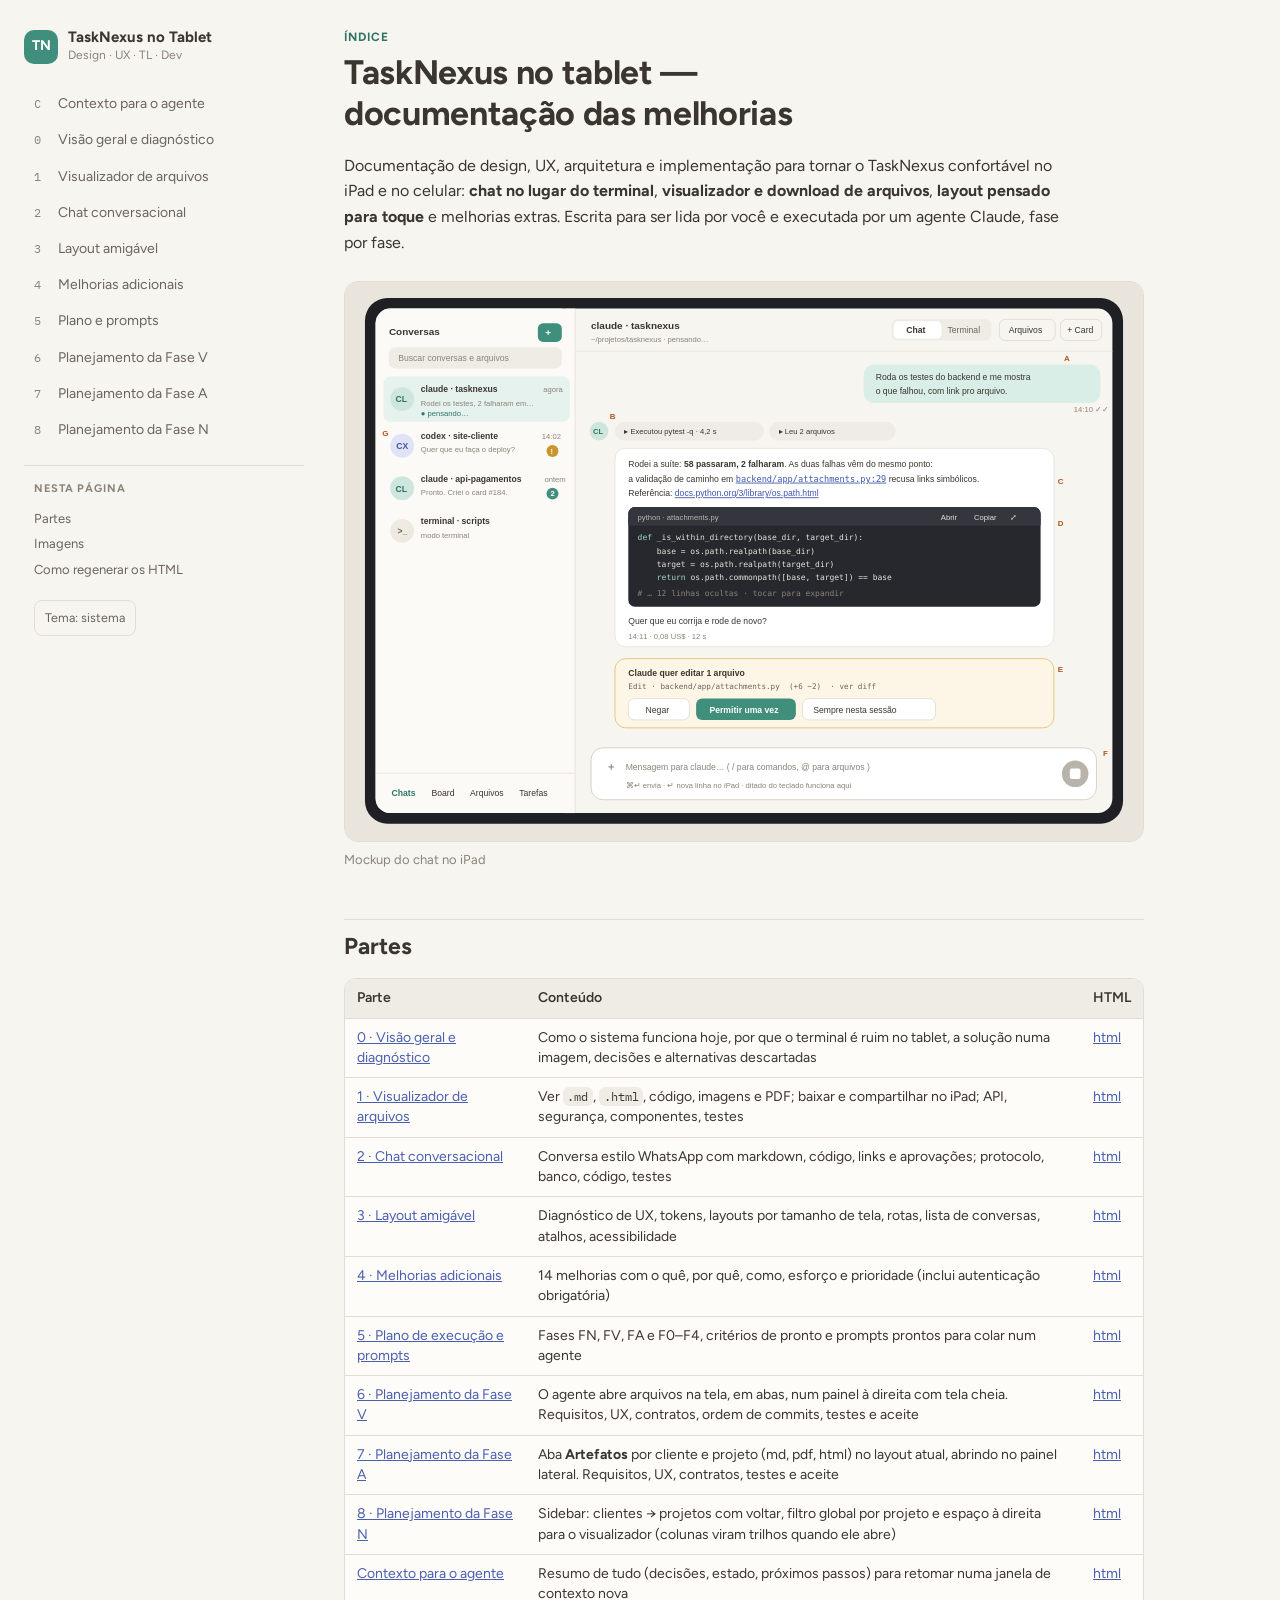
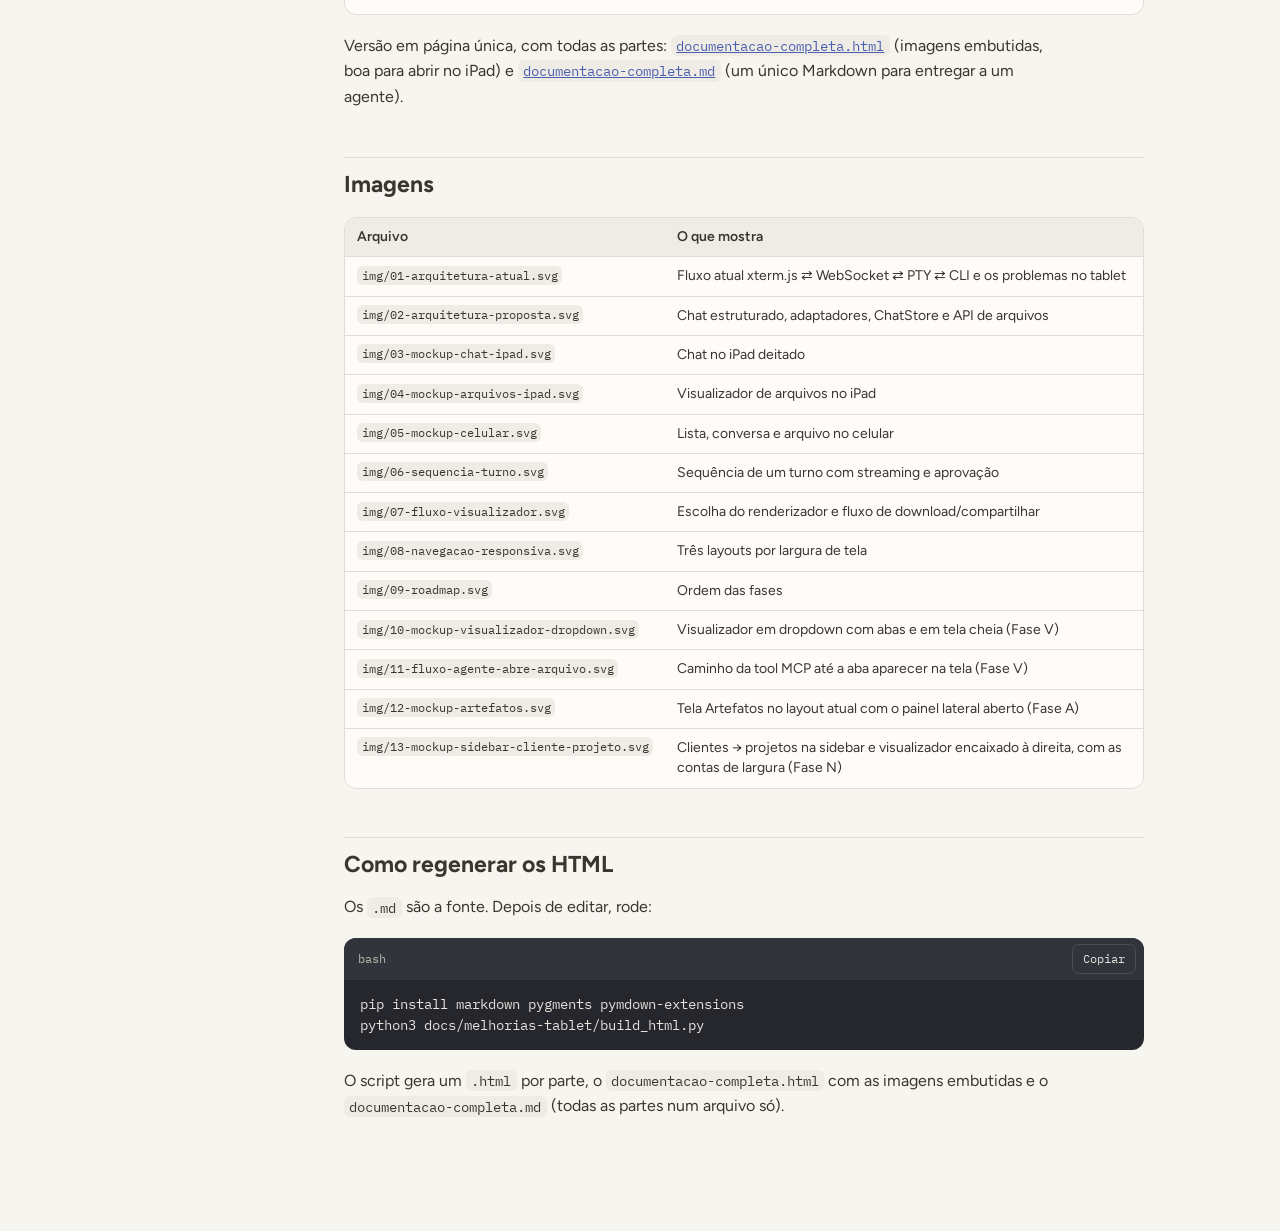
<file: docs/melhorias-tablet/index.html>
<!doctype html>
<html lang="pt-BR">
<head>
<meta charset="utf-8">
<meta name="viewport" content="width=device-width, initial-scale=1, viewport-fit=cover">
<title>TaskNexus no Tablet</title>
<link rel="preconnect" href="https://fonts.googleapis.com">
<link rel="preconnect" href="https://fonts.gstatic.com" crossorigin>
<link rel="stylesheet" href="https://fonts.googleapis.com/css2?family=Figtree:wght@400;500;600;700&family=IBM+Plex+Mono:wght@400;500&display=swap">
<style>
:root{
  --bg:#f7f5f0; --surface:#fdfcf9; --surface-2:#efece5; --border:#e2ddd3;
  --text:#3b3530; --dim:#6b645c; --faint:#8a8378;
  --accent:#3f8f7c; --accent-strong:#2f7564; --accent-soft:#e3f1ec;
  --accent-2:#4b5fb0; --warn-soft:#fbf3e1; --warn:#c9962d;
  --code-bg:#25272d; --code-fg:#e6e3dd; --code-head:#31343b;
  --shadow:0 1px 2px rgba(60,50,40,.06),0 6px 20px rgba(60,50,40,.06);
}
@media (prefers-color-scheme: dark){
  :root:not([data-theme="light"]){
    color-scheme:dark;
    --bg:#1f2227; --surface:#262a31; --surface-2:#2f343c; --border:#3b414b;
    --text:#e7e8ec; --dim:#b2b6bf; --faint:#8f94a0;
    --accent:#7cc6b1; --accent-strong:#9ad8c6; --accent-soft:#233a35;
    --accent-2:#a3b1ea; --warn-soft:#3a3222; --warn:#e0b85a;
    --code-bg:#17191d; --code-fg:#e6e3dd; --code-head:#22252b;
    --shadow:none;
  }
}
:root[data-theme="dark"]{
  color-scheme:dark;
  --bg:#1f2227; --surface:#262a31; --surface-2:#2f343c; --border:#3b414b;
  --text:#e7e8ec; --dim:#b2b6bf; --faint:#8f94a0;
  --accent:#7cc6b1; --accent-strong:#9ad8c6; --accent-soft:#233a35;
  --accent-2:#a3b1ea; --warn-soft:#3a3222; --warn:#e0b85a;
  --code-bg:#17191d; --code-fg:#e6e3dd; --code-head:#22252b;
  --shadow:none;
}
*{box-sizing:border-box}
html{scroll-behavior:smooth;-webkit-text-size-adjust:100%}
@media (prefers-reduced-motion: reduce){html{scroll-behavior:auto}}
body{margin:0;background:var(--bg);color:var(--text);
  font-family:Figtree,-apple-system,"Segoe UI",Roboto,sans-serif;font-size:16px;line-height:1.6}
a{color:var(--accent-2)}
a:focus-visible,button:focus-visible{outline:2px solid var(--accent);outline-offset:2px;border-radius:4px}
code,pre,kbd{font-family:"IBM Plex Mono",ui-monospace,Menlo,Consolas,monospace}

.shell{display:grid;grid-template-columns:280px minmax(0,1fr);max-width:1320px;margin:0 auto;
  padding-inline:24px;gap:40px}
.side{position:sticky;top:env(safe-area-inset-top,0px);align-self:start;max-height:100vh;overflow:auto;
  padding-block:28px 40px}
.brand{display:flex;align-items:center;gap:10px;text-decoration:none;color:var(--text);margin-bottom:22px}
.brand-mark{width:34px;height:34px;border-radius:10px;background:var(--accent);display:grid;place-items:center;
  color:#fff;font-weight:700;font-size:14px}
.brand b{display:block;font-size:15px;line-height:1.2}
.brand-text>span{display:block;font-size:12px;color:var(--faint)}
.parts{list-style:none;margin:0;padding:0;display:flex;flex-direction:column;gap:2px}
.parts a{display:flex;gap:10px;align-items:baseline;padding:8px 10px;border-radius:10px;text-decoration:none;
  color:var(--dim);font-size:14px;line-height:1.3}
.parts a .n{font-family:"IBM Plex Mono",monospace;font-size:12px;color:var(--faint);min-width:14px}
.parts a:hover{background:var(--surface-2);color:var(--text)}
.parts a.on{background:var(--accent-soft);color:var(--accent-strong);font-weight:600}
.parts a.on .n{color:var(--accent-strong)}
.toc{margin-top:18px;padding-top:14px;border-top:1px solid var(--border)}
.toc-title{font-size:11px;font-weight:700;letter-spacing:.08em;text-transform:uppercase;color:var(--faint);
  margin:0 0 8px 10px}
.toc ul{list-style:none;margin:0;padding:0}
.toc a{display:block;padding:4px 10px;font-size:13px;color:var(--dim);text-decoration:none;line-height:1.35;
  border-radius:8px}
.toc a:hover{color:var(--text);background:var(--surface-2)}
.toc ul ul a{padding-left:22px;font-size:12.5px;color:var(--faint)}
.theme-btn{margin-top:18px;margin-left:10px;font:inherit;font-size:12.5px;color:var(--dim);background:none;
  border:1px solid var(--border);border-radius:8px;padding:6px 10px;cursor:pointer;min-height:36px}

main{padding-block:28px 96px;min-width:0;overflow-x:clip}
.doc{max-width:80ch}
.eyebrow{font-size:12px;font-weight:700;letter-spacing:.08em;text-transform:uppercase;color:var(--accent-strong);
  margin:0 0 6px}
.doc h1{font-size:clamp(26px,3.4vw,34px);line-height:1.2;margin:0 0 18px;text-wrap:balance;letter-spacing:-.01em}
.doc h2{font-size:23px;line-height:1.25;margin:48px 0 12px;padding-top:12px;border-top:1px solid var(--border);
  text-wrap:balance}
.doc h3{font-size:18px;margin:32px 0 8px;text-wrap:balance}
.doc h4{font-size:16px;margin:24px 0 6px}
.doc h1+p,.doc h1+blockquote{margin-top:0}
.doc p,.doc li{max-width:72ch}
.doc ul,.doc ol{padding-left:1.4em}
.doc li{margin:4px 0}
.doc li::marker{color:var(--faint)}
.doc hr{border:0;border-top:1px solid var(--border);margin:40px 0}
.doc blockquote{margin:20px 0;padding:14px 18px;background:var(--accent-soft);border-radius:12px;color:var(--text)}
.doc blockquote p{margin:6px 0}
.doc blockquote strong:first-child{color:var(--accent-strong)}
.doc :not(pre)>code{font-size:.88em;background:var(--surface-2);padding:.12em .38em;border-radius:6px;
  overflow-wrap:anywhere}
.table-wrap{overflow-x:auto;margin:18px 0;border:1px solid var(--border);border-radius:12px;background:var(--surface)}
.doc table{border-collapse:collapse;width:100%;font-size:14px;line-height:1.45}
.doc th,.doc td{padding:9px 12px;text-align:left;vertical-align:top;border-bottom:1px solid var(--border)}
.doc th{background:var(--surface-2);font-weight:600;white-space:nowrap}
.doc tr:last-child td{border-bottom:0}
.doc td code{white-space:nowrap}
.code{position:relative;margin:18px 0;border-radius:12px;background:var(--code-bg);overflow:hidden}
.code-head{display:flex;justify-content:space-between;align-items:center;padding:6px 8px 6px 14px;
  background:var(--code-head);font-size:12px;color:#b9b4ab;font-family:"IBM Plex Mono",monospace}
.copy{font:inherit;font-size:12px;color:#e6e3dd;background:transparent;border:1px solid #4a4e57;border-radius:7px;
  padding:4px 10px;cursor:pointer;min-height:30px}
.copy:hover{background:#3a3e46}
.code pre{margin:0;padding:14px 16px;overflow-x:auto;color:var(--code-fg);font-size:13.5px;line-height:1.55;
  -webkit-overflow-scrolling:touch}
.doc figure{margin:26px 0}
.doc figure img{display:block;width:100%;height:auto;border-radius:14px;border:1px solid var(--border)}
.doc figcaption{font-size:13px;color:var(--faint);margin-top:8px}
.doc input[type=checkbox]{margin-right:6px}
.pager{display:flex;justify-content:space-between;gap:16px;margin-top:56px;padding-top:20px;
  border-top:1px solid var(--border);flex-wrap:wrap}
.pager a{display:flex;flex-direction:column;gap:2px;padding:12px 16px;border:1px solid var(--border);
  border-radius:12px;text-decoration:none;color:var(--text);background:var(--surface);min-width:0;flex:1 1 220px}
.pager a small{color:var(--faint);font-size:12px}
.pager a.next{text-align:right}
.part-sep{margin-top:80px}
.topbar{display:none}

/* Pygments (tema escuro nos dois temas, casa com o bloco de código do chat) */
.hl .k,.hl .kn,.hl .kd,.hl .kr,.hl .kc,.hl .ow{color:#9fd9c5}
.hl .s,.hl .s1,.hl .s2,.hl .sb,.hl .sd,.hl .se,.hl .si,.hl .sh{color:#e7c07b}
.hl .c,.hl .c1,.hl .cm,.hl .ch,.hl .cs{color:#8a8f98;font-style:italic}
.hl .nf,.hl .fm{color:#a9c1ff}
.hl .nc,.hl .nn{color:#f0b5d0}
.hl .m,.hl .mi,.hl .mf{color:#f5a97f}
.hl .nt{color:#9fd9c5}
.hl .na,.hl .nb,.hl .bp{color:#c4b5fd}
.hl .p,.hl .o{color:#cfcac2}
.hl .err{color:inherit;background:none}

@media (max-width:1000px){
  .shell{grid-template-columns:minmax(0,1fr);padding-inline:16px;gap:0}
  .side{display:none}
  .topbar{display:flex;gap:6px;overflow-x:auto;position:sticky;top:env(safe-area-inset-top,0px);z-index:5;
    background:var(--bg);padding:10px 16px;border-bottom:1px solid var(--border);-webkit-overflow-scrolling:touch}
  .topbar a{flex:0 0 auto;padding:7px 12px;border-radius:999px;border:1px solid var(--border);font-size:13px;
    text-decoration:none;color:var(--dim);background:var(--surface);min-height:36px;display:flex;align-items:center}
  .topbar a.on{background:var(--accent-soft);color:var(--accent-strong);border-color:transparent;font-weight:600}
  main{padding-block:20px 72px}
  .doc h2{font-size:21px}
}
</style>
</head>
<body>
<nav class="topbar" aria-label="Partes"><a href="CONTEXTO-PARA-AGENTE.html">C · Contexto para o agente</a><a href="00-visao-geral-e-diagnostico.html">0 · Visão geral e diagnóstico</a><a href="01-visualizador-de-arquivos.html">1 · Visualizador de arquivos</a><a href="02-chat-conversacional.html">2 · Chat conversacional</a><a href="03-layout-amigavel.html">3 · Layout amigável</a><a href="04-melhorias-adicionais.html">4 · Melhorias adicionais</a><a href="05-plano-de-execucao-e-prompts.html">5 · Plano e prompts</a><a href="06-planejamento-fase-v.html">6 · Planejamento da Fase V</a><a href="07-planejamento-artefatos.html">7 · Planejamento da Fase A</a><a href="08-planejamento-navegacao-cliente-projeto.html">8 · Planejamento da Fase N</a></nav>
<div class="shell">
  <aside class="side" aria-label="Navegação">
    <a class="brand" href="#top"><span class="brand-mark">TN</span><span class="brand-text"><b>TaskNexus no Tablet</b><span>Design · UX · TL · Dev</span></span></a>
    <ul class="parts"><li><a href="CONTEXTO-PARA-AGENTE.html"><span class="n">C</span><span>Contexto para o agente</span></a></li><li><a href="00-visao-geral-e-diagnostico.html"><span class="n">0</span><span>Visão geral e diagnóstico</span></a></li><li><a href="01-visualizador-de-arquivos.html"><span class="n">1</span><span>Visualizador de arquivos</span></a></li><li><a href="02-chat-conversacional.html"><span class="n">2</span><span>Chat conversacional</span></a></li><li><a href="03-layout-amigavel.html"><span class="n">3</span><span>Layout amigável</span></a></li><li><a href="04-melhorias-adicionais.html"><span class="n">4</span><span>Melhorias adicionais</span></a></li><li><a href="05-plano-de-execucao-e-prompts.html"><span class="n">5</span><span>Plano e prompts</span></a></li><li><a href="06-planejamento-fase-v.html"><span class="n">6</span><span>Planejamento da Fase V</span></a></li><li><a href="07-planejamento-artefatos.html"><span class="n">7</span><span>Planejamento da Fase A</span></a></li><li><a href="08-planejamento-navegacao-cliente-projeto.html"><span class="n">8</span><span>Planejamento da Fase N</span></a></li></ul>
    <div class="toc"><p class="toc-title">Nesta página</p><ul><li><a href="#partes">Partes</a></li><li><a href="#imagens">Imagens</a></li><li><a href="#como-regenerar-os-html">Como regenerar os HTML</a></li></ul></div>
    <button class="theme-btn" type="button">Tema: sistema</button>
  </aside>
  <main id="top"><article class="doc"><p class="eyebrow">Índice</p><h1 id="tasknexus-no-tablet-documentação-das-melhorias">TaskNexus no tablet — documentação das melhorias</h1>
<p>Documentação de design, UX, arquitetura e implementação para tornar o
TaskNexus confortável no iPad e no celular: <strong>chat no lugar do terminal</strong>,
<strong>visualizador e download de arquivos</strong>, <strong>layout pensado para toque</strong> e
melhorias extras. Escrita para ser lida por você e executada por um agente
Claude, fase por fase.</p>
<figure><img src="img/03-mockup-chat-ipad.svg" alt="Mockup do chat no iPad" loading="lazy"><figcaption>Mockup do chat no iPad</figcaption></figure>
<h2 id="partes">Partes</h2>
<div class="table-wrap"><table>
<thead>
<tr>
<th>Parte</th>
<th>Conteúdo</th>
<th>HTML</th>
</tr>
</thead>
<tbody>
<tr>
<td><a href="00-visao-geral-e-diagnostico.html">0 · Visão geral e diagnóstico</a></td>
<td>Como o sistema funciona hoje, por que o terminal é ruim no tablet, a solução numa imagem, decisões e alternativas descartadas</td>
<td><a href="00-visao-geral-e-diagnostico.html">html</a></td>
</tr>
<tr>
<td><a href="01-visualizador-de-arquivos.html">1 · Visualizador de arquivos</a></td>
<td>Ver <code>.md</code>, <code>.html</code>, código, imagens e PDF; baixar e compartilhar no iPad; API, segurança, componentes, testes</td>
<td><a href="01-visualizador-de-arquivos.html">html</a></td>
</tr>
<tr>
<td><a href="02-chat-conversacional.html">2 · Chat conversacional</a></td>
<td>Conversa estilo WhatsApp com markdown, código, links e aprovações; protocolo, banco, código, testes</td>
<td><a href="02-chat-conversacional.html">html</a></td>
</tr>
<tr>
<td><a href="03-layout-amigavel.html">3 · Layout amigável</a></td>
<td>Diagnóstico de UX, tokens, layouts por tamanho de tela, rotas, lista de conversas, atalhos, acessibilidade</td>
<td><a href="03-layout-amigavel.html">html</a></td>
</tr>
<tr>
<td><a href="04-melhorias-adicionais.html">4 · Melhorias adicionais</a></td>
<td>14 melhorias com o quê, por quê, como, esforço e prioridade (inclui autenticação obrigatória)</td>
<td><a href="04-melhorias-adicionais.html">html</a></td>
</tr>
<tr>
<td><a href="05-plano-de-execucao-e-prompts.html">5 · Plano de execução e prompts</a></td>
<td>Fases FN, FV, FA e F0–F4, critérios de pronto e prompts prontos para colar num agente</td>
<td><a href="05-plano-de-execucao-e-prompts.html">html</a></td>
</tr>
<tr>
<td><a href="06-planejamento-fase-v.html">6 · Planejamento da Fase V</a></td>
<td>O agente abre arquivos na tela, em abas, num painel à direita com tela cheia. Requisitos, UX, contratos, ordem de commits, testes e aceite</td>
<td><a href="06-planejamento-fase-v.html">html</a></td>
</tr>
<tr>
<td><a href="07-planejamento-artefatos.html">7 · Planejamento da Fase A</a></td>
<td>Aba <strong>Artefatos</strong> por cliente e projeto (md, pdf, html) no layout atual, abrindo no painel lateral. Requisitos, UX, contratos, testes e aceite</td>
<td><a href="07-planejamento-artefatos.html">html</a></td>
</tr>
<tr>
<td><a href="08-planejamento-navegacao-cliente-projeto.html">8 · Planejamento da Fase N</a></td>
<td>Sidebar: clientes → projetos com voltar, filtro global por projeto e espaço à direita para o visualizador (colunas viram trilhos quando ele abre)</td>
<td><a href="08-planejamento-navegacao-cliente-projeto.html">html</a></td>
</tr>
<tr>
<td><a href="CONTEXTO-PARA-AGENTE.html">Contexto para o agente</a></td>
<td>Resumo de tudo (decisões, estado, próximos passos) para retomar numa janela de contexto nova</td>
<td><a href="CONTEXTO-PARA-AGENTE.html">html</a></td>
</tr>
</tbody>
</table></div>
<p>Versão em página única, com todas as partes:
<a href="documentacao-completa.html"><code>documentacao-completa.html</code></a> (imagens embutidas, boa para abrir no iPad) e
<a href="documentacao-completa.html"><code>documentacao-completa.md</code></a> (um único Markdown para entregar a um agente).</p>
<h2 id="imagens">Imagens</h2>
<div class="table-wrap"><table>
<thead>
<tr>
<th>Arquivo</th>
<th>O que mostra</th>
</tr>
</thead>
<tbody>
<tr>
<td><code>img/01-arquitetura-atual.svg</code></td>
<td>Fluxo atual xterm.js ⇄ WebSocket ⇄ PTY ⇄ CLI e os problemas no tablet</td>
</tr>
<tr>
<td><code>img/02-arquitetura-proposta.svg</code></td>
<td>Chat estruturado, adaptadores, ChatStore e API de arquivos</td>
</tr>
<tr>
<td><code>img/03-mockup-chat-ipad.svg</code></td>
<td>Chat no iPad deitado</td>
</tr>
<tr>
<td><code>img/04-mockup-arquivos-ipad.svg</code></td>
<td>Visualizador de arquivos no iPad</td>
</tr>
<tr>
<td><code>img/05-mockup-celular.svg</code></td>
<td>Lista, conversa e arquivo no celular</td>
</tr>
<tr>
<td><code>img/06-sequencia-turno.svg</code></td>
<td>Sequência de um turno com streaming e aprovação</td>
</tr>
<tr>
<td><code>img/07-fluxo-visualizador.svg</code></td>
<td>Escolha do renderizador e fluxo de download/compartilhar</td>
</tr>
<tr>
<td><code>img/08-navegacao-responsiva.svg</code></td>
<td>Três layouts por largura de tela</td>
</tr>
<tr>
<td><code>img/09-roadmap.svg</code></td>
<td>Ordem das fases</td>
</tr>
<tr>
<td><code>img/10-mockup-visualizador-dropdown.svg</code></td>
<td>Visualizador em dropdown com abas e em tela cheia (Fase V)</td>
</tr>
<tr>
<td><code>img/11-fluxo-agente-abre-arquivo.svg</code></td>
<td>Caminho da tool MCP até a aba aparecer na tela (Fase V)</td>
</tr>
<tr>
<td><code>img/12-mockup-artefatos.svg</code></td>
<td>Tela Artefatos no layout atual com o painel lateral aberto (Fase A)</td>
</tr>
<tr>
<td><code>img/13-mockup-sidebar-cliente-projeto.svg</code></td>
<td>Clientes → projetos na sidebar e visualizador encaixado à direita, com as contas de largura (Fase N)</td>
</tr>
</tbody>
</table></div>
<h2 id="como-regenerar-os-html">Como regenerar os HTML</h2>
<p>Os <code>.md</code> são a fonte. Depois de editar, rode:</p>
<div class="code"><div class="code-head"><span>bash</span><button class="copy" type="button">Copiar</button></div><pre><span></span><code>pip<span class="w"> </span>install<span class="w"> </span>markdown<span class="w"> </span>pygments<span class="w"> </span>pymdown-extensions
python3<span class="w"> </span>docs/melhorias-tablet/build_html.py
</code></pre></div>
<p>O script gera um <code>.html</code> por parte, o <code>documentacao-completa.html</code> com as
imagens embutidas e o <code>documentacao-completa.md</code> (todas as partes num arquivo só).</p></article></main>
</div>
<script>
document.querySelectorAll('.copy').forEach(function(btn){
  btn.addEventListener('click',function(){
    var pre=btn.closest('.code').querySelector('pre');
    var text=pre.innerText;
    function done(){btn.textContent='Copiado';setTimeout(function(){btn.textContent='Copiar'},1400)}
    function fallback(){var r=document.createRange();r.selectNodeContents(pre);var s=getSelection();
      s.removeAllRanges();s.addRange(r);btn.textContent='Selecionado';}
    try{navigator.clipboard.writeText(text).then(done,fallback)}catch(e){fallback()}
  });
});
(function(){
  var btn=document.querySelector('.theme-btn'); if(!btn) return;
  var root=document.documentElement, key='tn-doc-theme';
  function label(){var t=root.getAttribute('data-theme');btn.textContent=t==='dark'?'Tema: escuro':t==='light'?'Tema: claro':'Tema: sistema'}
  try{var saved=localStorage.getItem(key); if(saved) root.setAttribute('data-theme',saved);}catch(e){}
  label();
  btn.addEventListener('click',function(){
    var t=root.getAttribute('data-theme'); var n=!t?'dark':t==='dark'?'light':null;
    if(n) root.setAttribute('data-theme',n); else root.removeAttribute('data-theme');
    try{n?localStorage.setItem(key,n):localStorage.removeItem(key)}catch(e){}
    label();
  });
})();
</script>
</body>
</html>
</file>
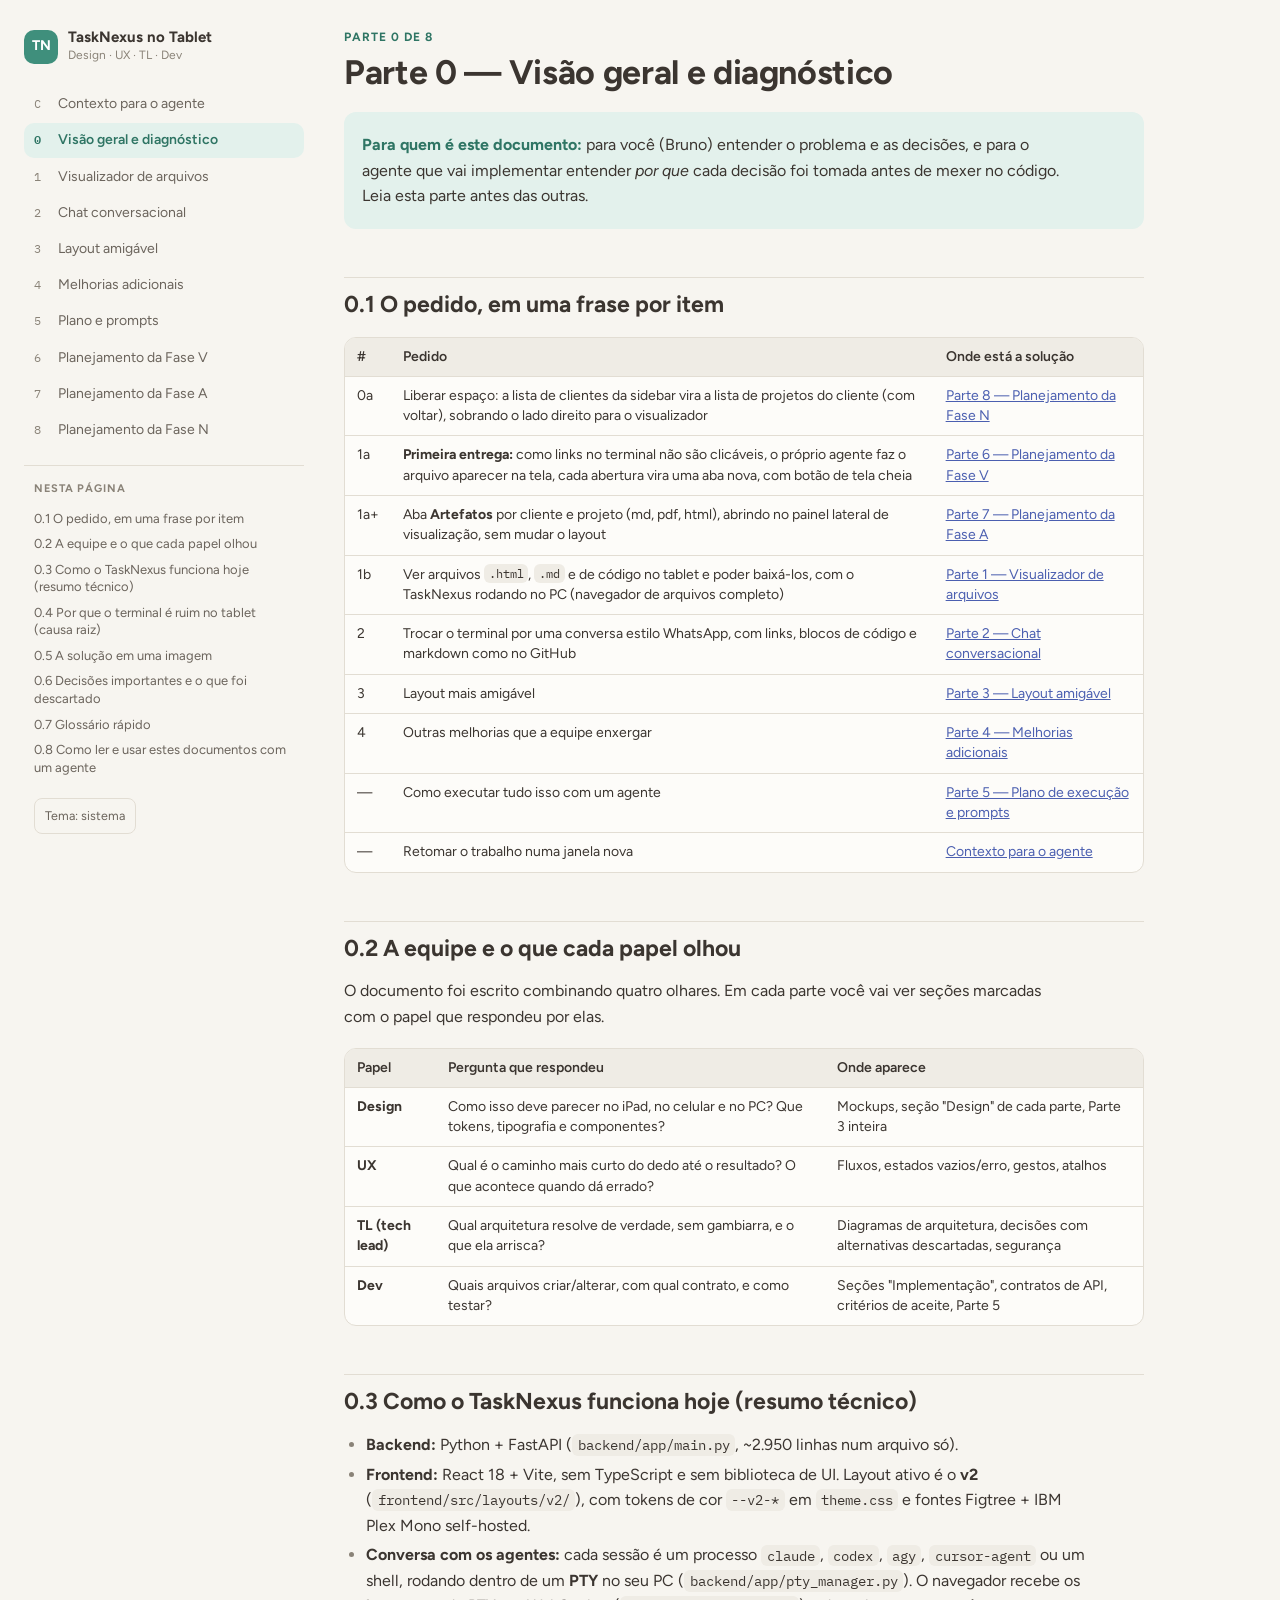
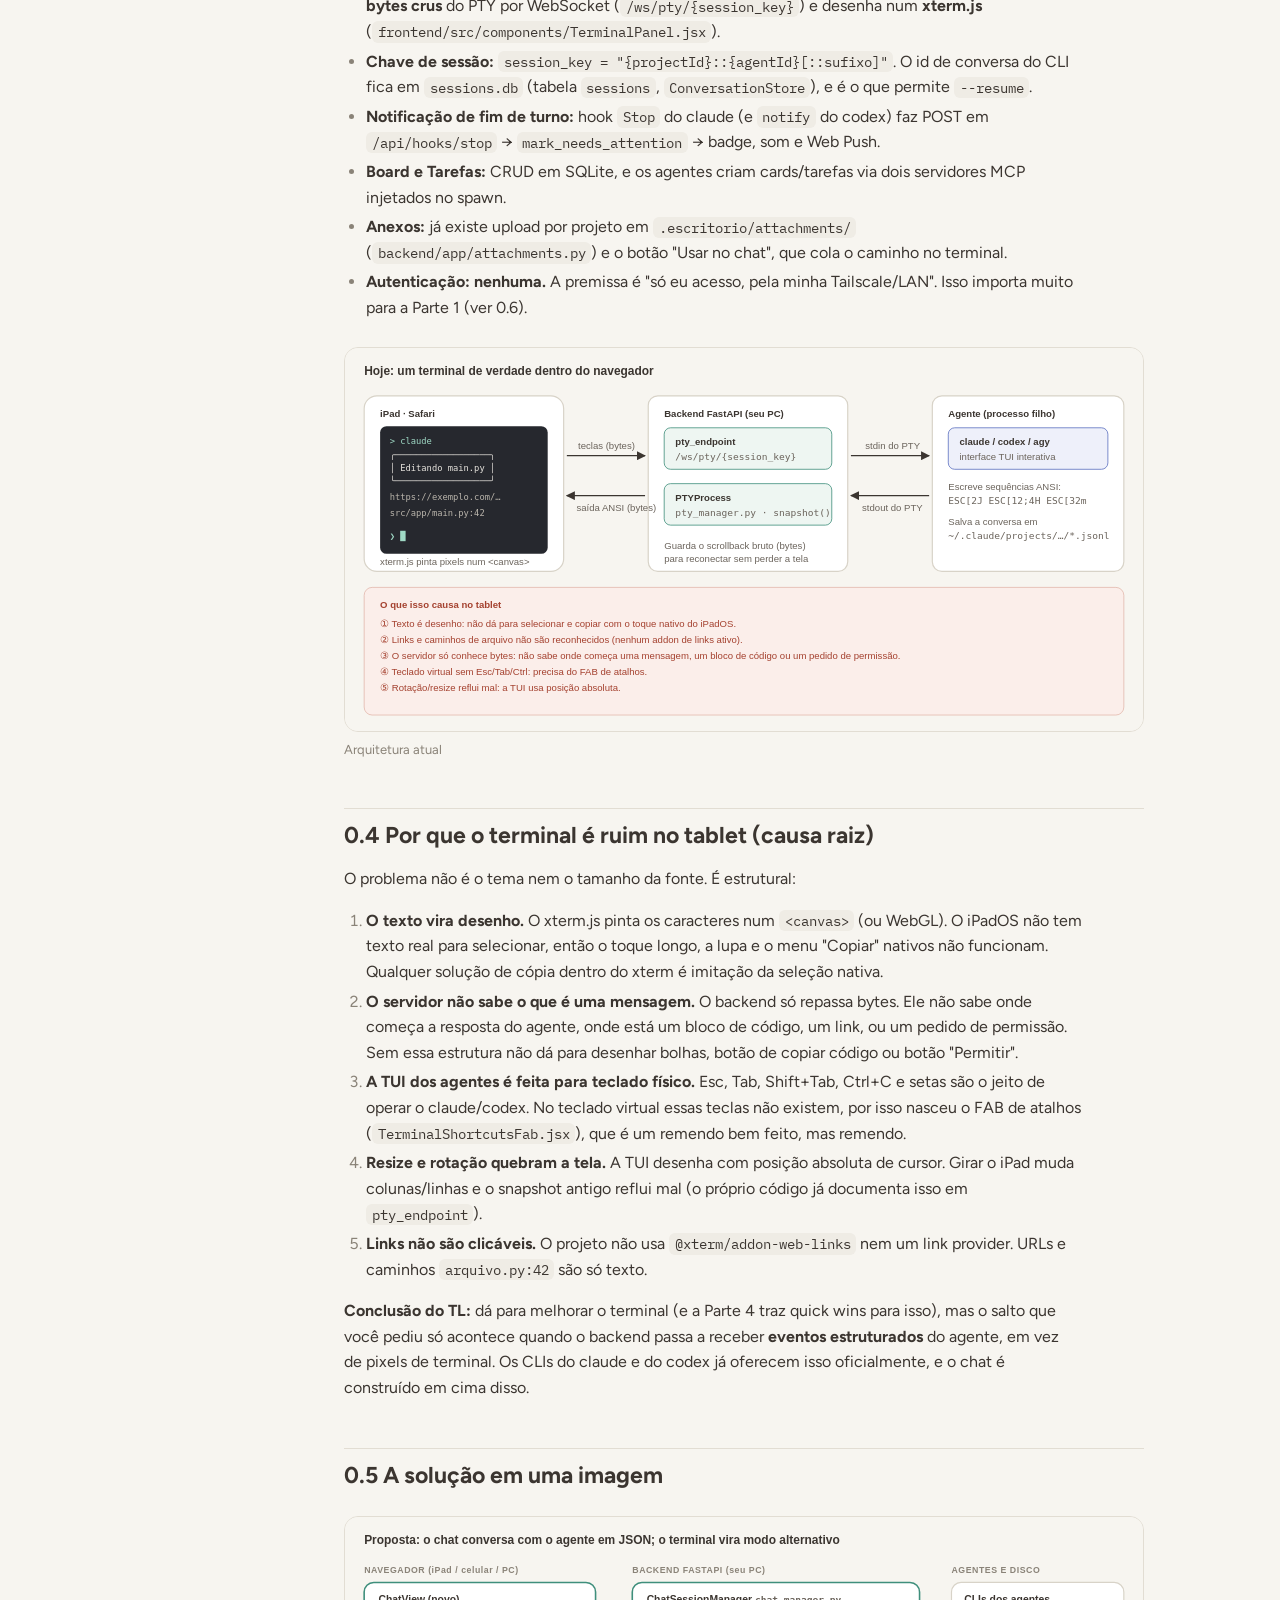
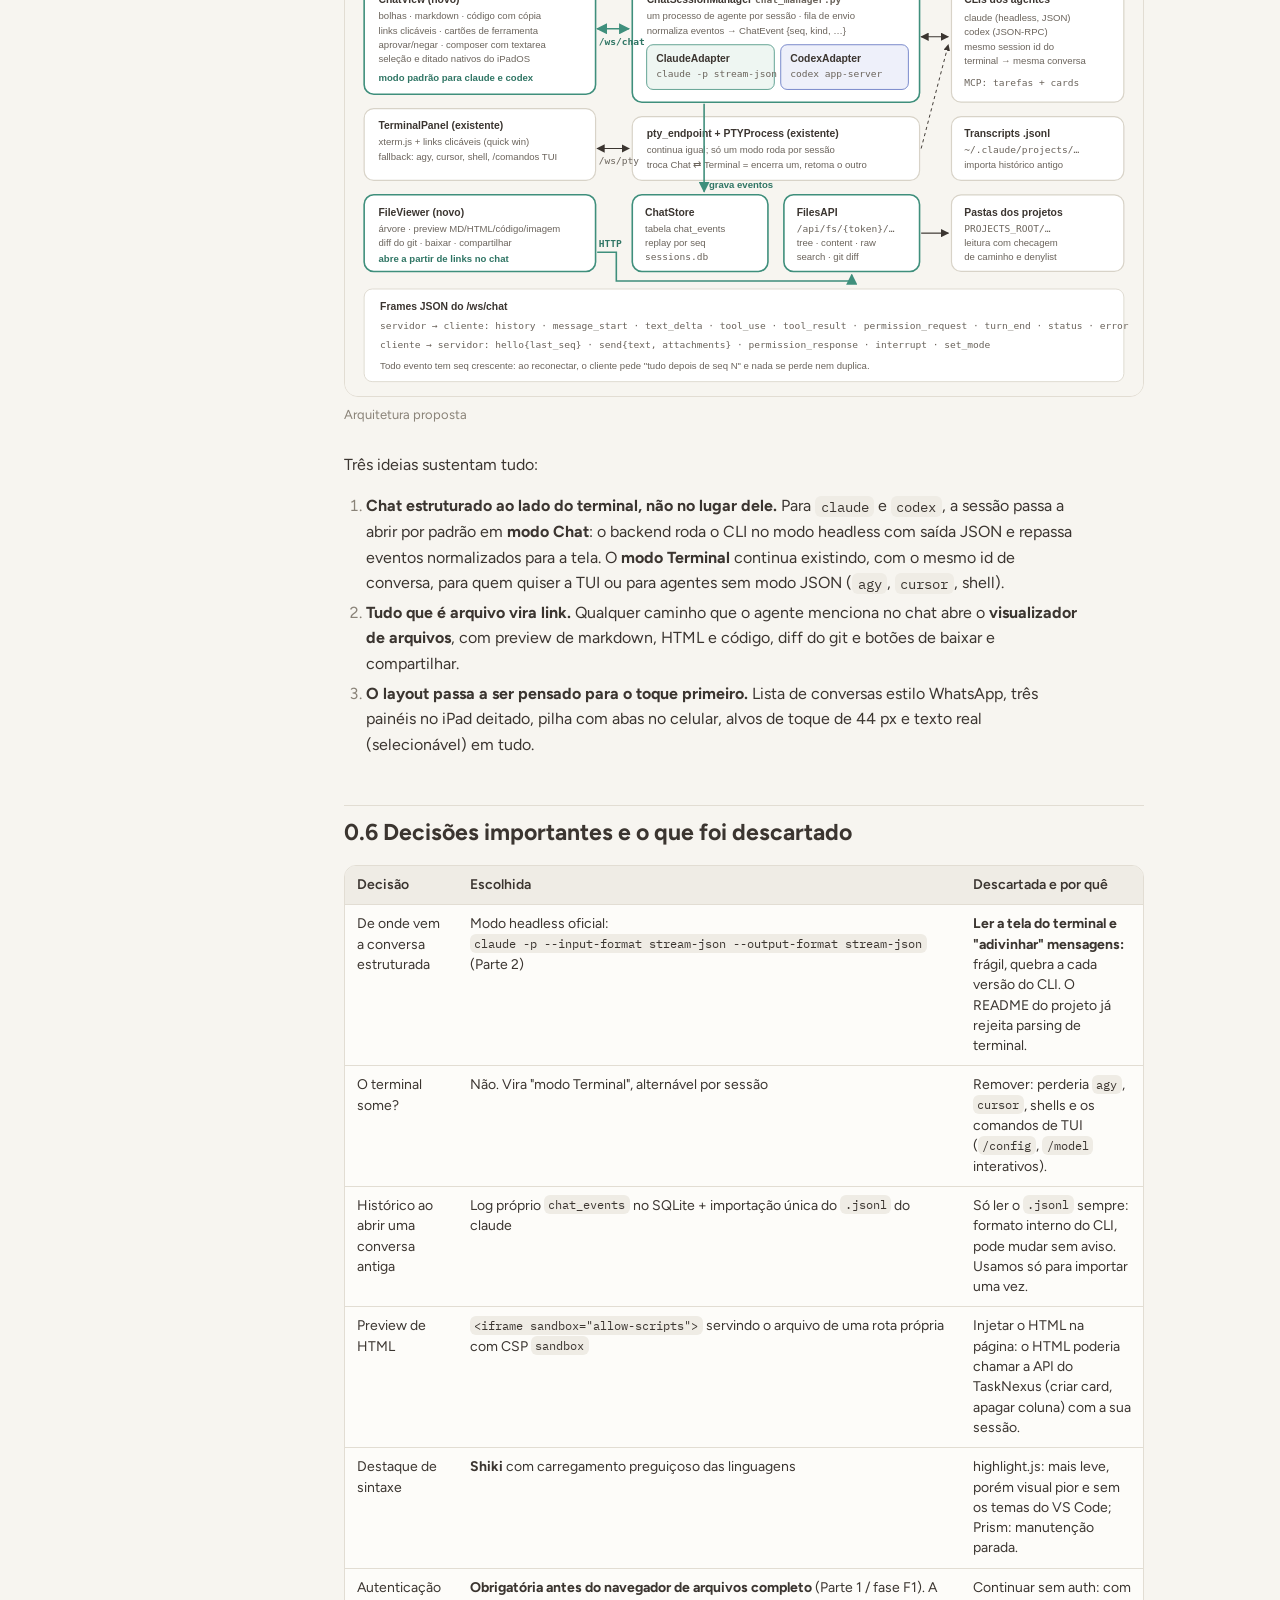
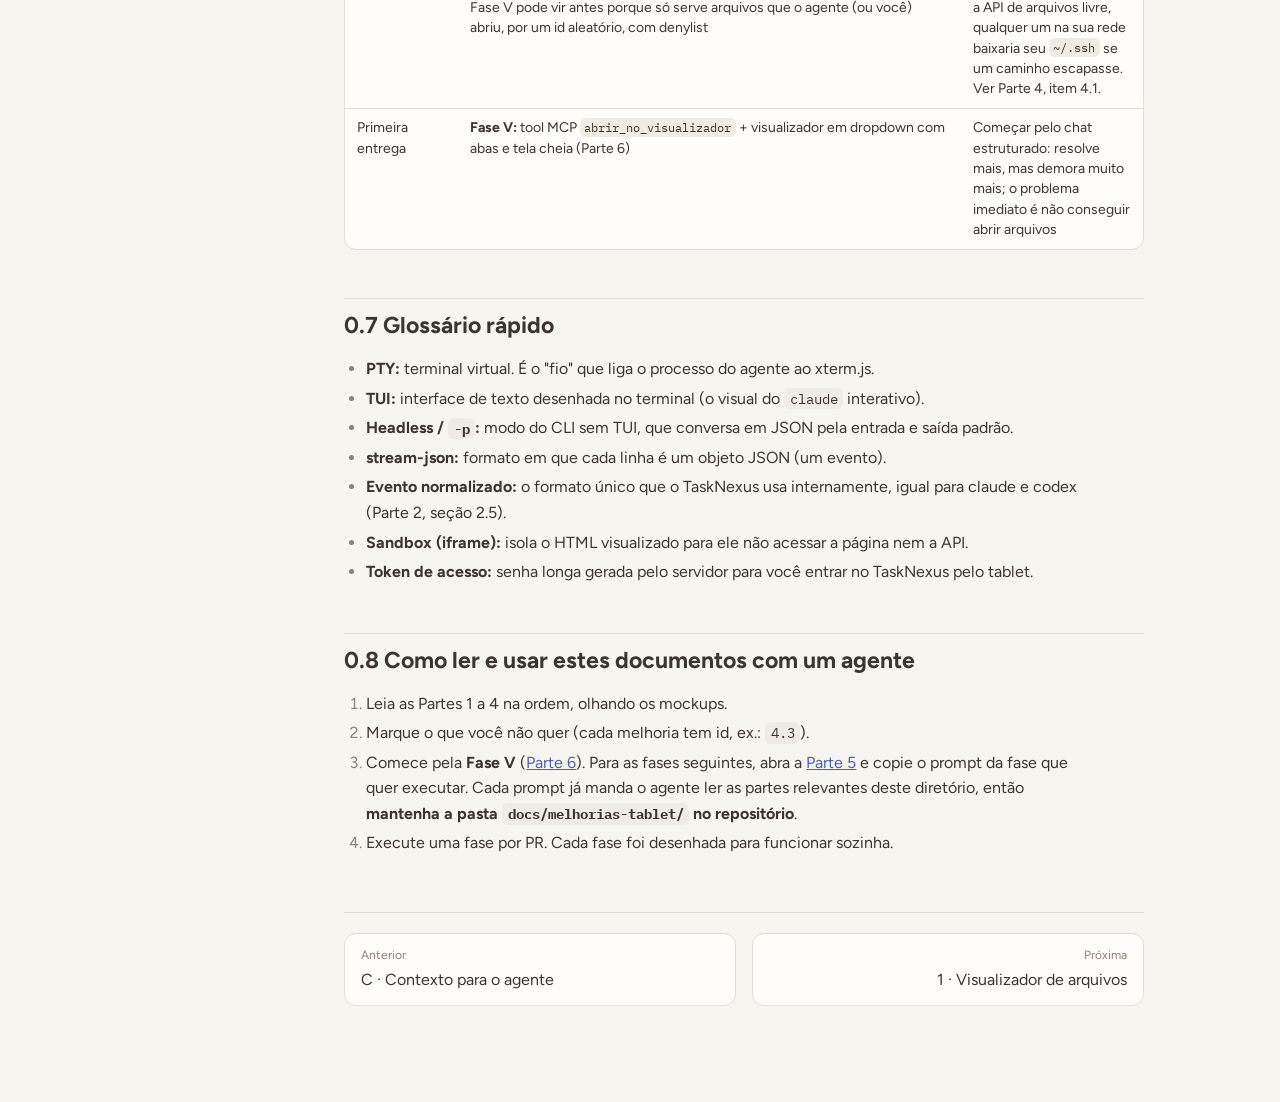
<file: docs/melhorias-tablet/00-visao-geral-e-diagnostico.html>
<!doctype html>
<html lang="pt-BR">
<head>
<meta charset="utf-8">
<meta name="viewport" content="width=device-width, initial-scale=1, viewport-fit=cover">
<title>TaskNexus no Tablet · Visão geral e diagnóstico</title>
<link rel="preconnect" href="https://fonts.googleapis.com">
<link rel="preconnect" href="https://fonts.gstatic.com" crossorigin>
<link rel="stylesheet" href="https://fonts.googleapis.com/css2?family=Figtree:wght@400;500;600;700&family=IBM+Plex+Mono:wght@400;500&display=swap">
<style>
:root{
  --bg:#f7f5f0; --surface:#fdfcf9; --surface-2:#efece5; --border:#e2ddd3;
  --text:#3b3530; --dim:#6b645c; --faint:#8a8378;
  --accent:#3f8f7c; --accent-strong:#2f7564; --accent-soft:#e3f1ec;
  --accent-2:#4b5fb0; --warn-soft:#fbf3e1; --warn:#c9962d;
  --code-bg:#25272d; --code-fg:#e6e3dd; --code-head:#31343b;
  --shadow:0 1px 2px rgba(60,50,40,.06),0 6px 20px rgba(60,50,40,.06);
}
@media (prefers-color-scheme: dark){
  :root:not([data-theme="light"]){
    color-scheme:dark;
    --bg:#1f2227; --surface:#262a31; --surface-2:#2f343c; --border:#3b414b;
    --text:#e7e8ec; --dim:#b2b6bf; --faint:#8f94a0;
    --accent:#7cc6b1; --accent-strong:#9ad8c6; --accent-soft:#233a35;
    --accent-2:#a3b1ea; --warn-soft:#3a3222; --warn:#e0b85a;
    --code-bg:#17191d; --code-fg:#e6e3dd; --code-head:#22252b;
    --shadow:none;
  }
}
:root[data-theme="dark"]{
  color-scheme:dark;
  --bg:#1f2227; --surface:#262a31; --surface-2:#2f343c; --border:#3b414b;
  --text:#e7e8ec; --dim:#b2b6bf; --faint:#8f94a0;
  --accent:#7cc6b1; --accent-strong:#9ad8c6; --accent-soft:#233a35;
  --accent-2:#a3b1ea; --warn-soft:#3a3222; --warn:#e0b85a;
  --code-bg:#17191d; --code-fg:#e6e3dd; --code-head:#22252b;
  --shadow:none;
}
*{box-sizing:border-box}
html{scroll-behavior:smooth;-webkit-text-size-adjust:100%}
@media (prefers-reduced-motion: reduce){html{scroll-behavior:auto}}
body{margin:0;background:var(--bg);color:var(--text);
  font-family:Figtree,-apple-system,"Segoe UI",Roboto,sans-serif;font-size:16px;line-height:1.6}
a{color:var(--accent-2)}
a:focus-visible,button:focus-visible{outline:2px solid var(--accent);outline-offset:2px;border-radius:4px}
code,pre,kbd{font-family:"IBM Plex Mono",ui-monospace,Menlo,Consolas,monospace}

.shell{display:grid;grid-template-columns:280px minmax(0,1fr);max-width:1320px;margin:0 auto;
  padding-inline:24px;gap:40px}
.side{position:sticky;top:env(safe-area-inset-top,0px);align-self:start;max-height:100vh;overflow:auto;
  padding-block:28px 40px}
.brand{display:flex;align-items:center;gap:10px;text-decoration:none;color:var(--text);margin-bottom:22px}
.brand-mark{width:34px;height:34px;border-radius:10px;background:var(--accent);display:grid;place-items:center;
  color:#fff;font-weight:700;font-size:14px}
.brand b{display:block;font-size:15px;line-height:1.2}
.brand-text>span{display:block;font-size:12px;color:var(--faint)}
.parts{list-style:none;margin:0;padding:0;display:flex;flex-direction:column;gap:2px}
.parts a{display:flex;gap:10px;align-items:baseline;padding:8px 10px;border-radius:10px;text-decoration:none;
  color:var(--dim);font-size:14px;line-height:1.3}
.parts a .n{font-family:"IBM Plex Mono",monospace;font-size:12px;color:var(--faint);min-width:14px}
.parts a:hover{background:var(--surface-2);color:var(--text)}
.parts a.on{background:var(--accent-soft);color:var(--accent-strong);font-weight:600}
.parts a.on .n{color:var(--accent-strong)}
.toc{margin-top:18px;padding-top:14px;border-top:1px solid var(--border)}
.toc-title{font-size:11px;font-weight:700;letter-spacing:.08em;text-transform:uppercase;color:var(--faint);
  margin:0 0 8px 10px}
.toc ul{list-style:none;margin:0;padding:0}
.toc a{display:block;padding:4px 10px;font-size:13px;color:var(--dim);text-decoration:none;line-height:1.35;
  border-radius:8px}
.toc a:hover{color:var(--text);background:var(--surface-2)}
.toc ul ul a{padding-left:22px;font-size:12.5px;color:var(--faint)}
.theme-btn{margin-top:18px;margin-left:10px;font:inherit;font-size:12.5px;color:var(--dim);background:none;
  border:1px solid var(--border);border-radius:8px;padding:6px 10px;cursor:pointer;min-height:36px}

main{padding-block:28px 96px;min-width:0;overflow-x:clip}
.doc{max-width:80ch}
.eyebrow{font-size:12px;font-weight:700;letter-spacing:.08em;text-transform:uppercase;color:var(--accent-strong);
  margin:0 0 6px}
.doc h1{font-size:clamp(26px,3.4vw,34px);line-height:1.2;margin:0 0 18px;text-wrap:balance;letter-spacing:-.01em}
.doc h2{font-size:23px;line-height:1.25;margin:48px 0 12px;padding-top:12px;border-top:1px solid var(--border);
  text-wrap:balance}
.doc h3{font-size:18px;margin:32px 0 8px;text-wrap:balance}
.doc h4{font-size:16px;margin:24px 0 6px}
.doc h1+p,.doc h1+blockquote{margin-top:0}
.doc p,.doc li{max-width:72ch}
.doc ul,.doc ol{padding-left:1.4em}
.doc li{margin:4px 0}
.doc li::marker{color:var(--faint)}
.doc hr{border:0;border-top:1px solid var(--border);margin:40px 0}
.doc blockquote{margin:20px 0;padding:14px 18px;background:var(--accent-soft);border-radius:12px;color:var(--text)}
.doc blockquote p{margin:6px 0}
.doc blockquote strong:first-child{color:var(--accent-strong)}
.doc :not(pre)>code{font-size:.88em;background:var(--surface-2);padding:.12em .38em;border-radius:6px;
  overflow-wrap:anywhere}
.table-wrap{overflow-x:auto;margin:18px 0;border:1px solid var(--border);border-radius:12px;background:var(--surface)}
.doc table{border-collapse:collapse;width:100%;font-size:14px;line-height:1.45}
.doc th,.doc td{padding:9px 12px;text-align:left;vertical-align:top;border-bottom:1px solid var(--border)}
.doc th{background:var(--surface-2);font-weight:600;white-space:nowrap}
.doc tr:last-child td{border-bottom:0}
.doc td code{white-space:nowrap}
.code{position:relative;margin:18px 0;border-radius:12px;background:var(--code-bg);overflow:hidden}
.code-head{display:flex;justify-content:space-between;align-items:center;padding:6px 8px 6px 14px;
  background:var(--code-head);font-size:12px;color:#b9b4ab;font-family:"IBM Plex Mono",monospace}
.copy{font:inherit;font-size:12px;color:#e6e3dd;background:transparent;border:1px solid #4a4e57;border-radius:7px;
  padding:4px 10px;cursor:pointer;min-height:30px}
.copy:hover{background:#3a3e46}
.code pre{margin:0;padding:14px 16px;overflow-x:auto;color:var(--code-fg);font-size:13.5px;line-height:1.55;
  -webkit-overflow-scrolling:touch}
.doc figure{margin:26px 0}
.doc figure img{display:block;width:100%;height:auto;border-radius:14px;border:1px solid var(--border)}
.doc figcaption{font-size:13px;color:var(--faint);margin-top:8px}
.doc input[type=checkbox]{margin-right:6px}
.pager{display:flex;justify-content:space-between;gap:16px;margin-top:56px;padding-top:20px;
  border-top:1px solid var(--border);flex-wrap:wrap}
.pager a{display:flex;flex-direction:column;gap:2px;padding:12px 16px;border:1px solid var(--border);
  border-radius:12px;text-decoration:none;color:var(--text);background:var(--surface);min-width:0;flex:1 1 220px}
.pager a small{color:var(--faint);font-size:12px}
.pager a.next{text-align:right}
.part-sep{margin-top:80px}
.topbar{display:none}

/* Pygments (tema escuro nos dois temas, casa com o bloco de código do chat) */
.hl .k,.hl .kn,.hl .kd,.hl .kr,.hl .kc,.hl .ow{color:#9fd9c5}
.hl .s,.hl .s1,.hl .s2,.hl .sb,.hl .sd,.hl .se,.hl .si,.hl .sh{color:#e7c07b}
.hl .c,.hl .c1,.hl .cm,.hl .ch,.hl .cs{color:#8a8f98;font-style:italic}
.hl .nf,.hl .fm{color:#a9c1ff}
.hl .nc,.hl .nn{color:#f0b5d0}
.hl .m,.hl .mi,.hl .mf{color:#f5a97f}
.hl .nt{color:#9fd9c5}
.hl .na,.hl .nb,.hl .bp{color:#c4b5fd}
.hl .p,.hl .o{color:#cfcac2}
.hl .err{color:inherit;background:none}

@media (max-width:1000px){
  .shell{grid-template-columns:minmax(0,1fr);padding-inline:16px;gap:0}
  .side{display:none}
  .topbar{display:flex;gap:6px;overflow-x:auto;position:sticky;top:env(safe-area-inset-top,0px);z-index:5;
    background:var(--bg);padding:10px 16px;border-bottom:1px solid var(--border);-webkit-overflow-scrolling:touch}
  .topbar a{flex:0 0 auto;padding:7px 12px;border-radius:999px;border:1px solid var(--border);font-size:13px;
    text-decoration:none;color:var(--dim);background:var(--surface);min-height:36px;display:flex;align-items:center}
  .topbar a.on{background:var(--accent-soft);color:var(--accent-strong);border-color:transparent;font-weight:600}
  main{padding-block:20px 72px}
  .doc h2{font-size:21px}
}
</style>
</head>
<body>
<nav class="topbar" aria-label="Partes"><a href="CONTEXTO-PARA-AGENTE.html">C · Contexto para o agente</a><a class="on" href="00-visao-geral-e-diagnostico.html">0 · Visão geral e diagnóstico</a><a href="01-visualizador-de-arquivos.html">1 · Visualizador de arquivos</a><a href="02-chat-conversacional.html">2 · Chat conversacional</a><a href="03-layout-amigavel.html">3 · Layout amigável</a><a href="04-melhorias-adicionais.html">4 · Melhorias adicionais</a><a href="05-plano-de-execucao-e-prompts.html">5 · Plano e prompts</a><a href="06-planejamento-fase-v.html">6 · Planejamento da Fase V</a><a href="07-planejamento-artefatos.html">7 · Planejamento da Fase A</a><a href="08-planejamento-navegacao-cliente-projeto.html">8 · Planejamento da Fase N</a></nav>
<div class="shell">
  <aside class="side" aria-label="Navegação">
    <a class="brand" href="#top"><span class="brand-mark">TN</span><span class="brand-text"><b>TaskNexus no Tablet</b><span>Design · UX · TL · Dev</span></span></a>
    <ul class="parts"><li><a href="CONTEXTO-PARA-AGENTE.html"><span class="n">C</span><span>Contexto para o agente</span></a></li><li><a class="on" href="00-visao-geral-e-diagnostico.html"><span class="n">0</span><span>Visão geral e diagnóstico</span></a></li><li><a href="01-visualizador-de-arquivos.html"><span class="n">1</span><span>Visualizador de arquivos</span></a></li><li><a href="02-chat-conversacional.html"><span class="n">2</span><span>Chat conversacional</span></a></li><li><a href="03-layout-amigavel.html"><span class="n">3</span><span>Layout amigável</span></a></li><li><a href="04-melhorias-adicionais.html"><span class="n">4</span><span>Melhorias adicionais</span></a></li><li><a href="05-plano-de-execucao-e-prompts.html"><span class="n">5</span><span>Plano e prompts</span></a></li><li><a href="06-planejamento-fase-v.html"><span class="n">6</span><span>Planejamento da Fase V</span></a></li><li><a href="07-planejamento-artefatos.html"><span class="n">7</span><span>Planejamento da Fase A</span></a></li><li><a href="08-planejamento-navegacao-cliente-projeto.html"><span class="n">8</span><span>Planejamento da Fase N</span></a></li></ul>
    <div class="toc"><p class="toc-title">Nesta página</p><ul><li><a href="#01-o-pedido-em-uma-frase-por-item">0.1 O pedido, em uma frase por item</a></li><li><a href="#02-a-equipe-e-o-que-cada-papel-olhou">0.2 A equipe e o que cada papel olhou</a></li><li><a href="#03-como-o-tasknexus-funciona-hoje-resumo-técnico">0.3 Como o TaskNexus funciona hoje (resumo técnico)</a></li><li><a href="#04-por-que-o-terminal-é-ruim-no-tablet-causa-raiz">0.4 Por que o terminal é ruim no tablet (causa raiz)</a></li><li><a href="#05-a-solução-em-uma-imagem">0.5 A solução em uma imagem</a></li><li><a href="#06-decisões-importantes-e-o-que-foi-descartado">0.6 Decisões importantes e o que foi descartado</a></li><li><a href="#07-glossário-rápido">0.7 Glossário rápido</a></li><li><a href="#08-como-ler-e-usar-estes-documentos-com-um-agente">0.8 Como ler e usar estes documentos com um agente</a></li></ul></div>
    <button class="theme-btn" type="button">Tema: sistema</button>
  </aside>
  <main id="top"><article class="doc"><p class="eyebrow">Parte 0 de 8</p><h1 id="parte-0-visão-geral-e-diagnóstico">Parte 0 — Visão geral e diagnóstico</h1>
<blockquote>
<p><strong>Para quem é este documento:</strong> para você (Bruno) entender o problema e as
decisões, e para o agente que vai implementar entender <em>por que</em> cada
decisão foi tomada antes de mexer no código. Leia esta parte antes das outras.</p>
</blockquote>
<h2 id="01-o-pedido-em-uma-frase-por-item">0.1 O pedido, em uma frase por item</h2>
<div class="table-wrap"><table>
<thead>
<tr>
<th>#</th>
<th>Pedido</th>
<th>Onde está a solução</th>
</tr>
</thead>
<tbody>
<tr>
<td>0a</td>
<td>Liberar espaço: a lista de clientes da sidebar vira a lista de projetos do cliente (com voltar), sobrando o lado direito para o visualizador</td>
<td><a href="08-planejamento-navegacao-cliente-projeto.html">Parte 8 — Planejamento da Fase N</a></td>
</tr>
<tr>
<td>1a</td>
<td><strong>Primeira entrega:</strong> como links no terminal não são clicáveis, o próprio agente faz o arquivo aparecer na tela, cada abertura vira uma aba nova, com botão de tela cheia</td>
<td><a href="06-planejamento-fase-v.html">Parte 6 — Planejamento da Fase V</a></td>
</tr>
<tr>
<td>1a+</td>
<td>Aba <strong>Artefatos</strong> por cliente e projeto (md, pdf, html), abrindo no painel lateral de visualização, sem mudar o layout</td>
<td><a href="07-planejamento-artefatos.html">Parte 7 — Planejamento da Fase A</a></td>
</tr>
<tr>
<td>1b</td>
<td>Ver arquivos <code>.html</code>, <code>.md</code> e de código no tablet e poder baixá-los, com o TaskNexus rodando no PC (navegador de arquivos completo)</td>
<td><a href="01-visualizador-de-arquivos.html">Parte 1 — Visualizador de arquivos</a></td>
</tr>
<tr>
<td>2</td>
<td>Trocar o terminal por uma conversa estilo WhatsApp, com links, blocos de código e markdown como no GitHub</td>
<td><a href="02-chat-conversacional.html">Parte 2 — Chat conversacional</a></td>
</tr>
<tr>
<td>3</td>
<td>Layout mais amigável</td>
<td><a href="03-layout-amigavel.html">Parte 3 — Layout amigável</a></td>
</tr>
<tr>
<td>4</td>
<td>Outras melhorias que a equipe enxergar</td>
<td><a href="04-melhorias-adicionais.html">Parte 4 — Melhorias adicionais</a></td>
</tr>
<tr>
<td>—</td>
<td>Como executar tudo isso com um agente</td>
<td><a href="05-plano-de-execucao-e-prompts.html">Parte 5 — Plano de execução e prompts</a></td>
</tr>
<tr>
<td>—</td>
<td>Retomar o trabalho numa janela nova</td>
<td><a href="CONTEXTO-PARA-AGENTE.html">Contexto para o agente</a></td>
</tr>
</tbody>
</table></div>
<h2 id="02-a-equipe-e-o-que-cada-papel-olhou">0.2 A equipe e o que cada papel olhou</h2>
<p>O documento foi escrito combinando quatro olhares. Em cada parte você vai ver
seções marcadas com o papel que respondeu por elas.</p>
<div class="table-wrap"><table>
<thead>
<tr>
<th>Papel</th>
<th>Pergunta que respondeu</th>
<th>Onde aparece</th>
</tr>
</thead>
<tbody>
<tr>
<td><strong>Design</strong></td>
<td>Como isso deve parecer no iPad, no celular e no PC? Que tokens, tipografia e componentes?</td>
<td>Mockups, seção "Design" de cada parte, Parte 3 inteira</td>
</tr>
<tr>
<td><strong>UX</strong></td>
<td>Qual é o caminho mais curto do dedo até o resultado? O que acontece quando dá errado?</td>
<td>Fluxos, estados vazios/erro, gestos, atalhos</td>
</tr>
<tr>
<td><strong>TL (tech lead)</strong></td>
<td>Qual arquitetura resolve de verdade, sem gambiarra, e o que ela arrisca?</td>
<td>Diagramas de arquitetura, decisões com alternativas descartadas, segurança</td>
</tr>
<tr>
<td><strong>Dev</strong></td>
<td>Quais arquivos criar/alterar, com qual contrato, e como testar?</td>
<td>Seções "Implementação", contratos de API, critérios de aceite, Parte 5</td>
</tr>
</tbody>
</table></div>
<h2 id="03-como-o-tasknexus-funciona-hoje-resumo-técnico">0.3 Como o TaskNexus funciona hoje (resumo técnico)</h2>
<ul>
<li><strong>Backend:</strong> Python + FastAPI (<code>backend/app/main.py</code>, ~2.950 linhas num arquivo só).</li>
<li><strong>Frontend:</strong> React 18 + Vite, sem TypeScript e sem biblioteca de UI. Layout
  ativo é o <strong>v2</strong> (<code>frontend/src/layouts/v2/</code>), com tokens de cor <code>--v2-*</code> em
  <code>theme.css</code> e fontes Figtree + IBM Plex Mono self-hosted.</li>
<li><strong>Conversa com os agentes:</strong> cada sessão é um processo <code>claude</code>, <code>codex</code>,
  <code>agy</code>, <code>cursor-agent</code> ou um shell, rodando dentro de um <strong>PTY</strong> no seu PC
  (<code>backend/app/pty_manager.py</code>). O navegador recebe os <strong>bytes crus</strong> do PTY
  por WebSocket (<code>/ws/pty/{session_key}</code>) e desenha num <strong>xterm.js</strong>
  (<code>frontend/src/components/TerminalPanel.jsx</code>).</li>
<li><strong>Chave de sessão:</strong> <code>session_key = "{projectId}::{agentId}[::sufixo]"</code>. O id
  de conversa do CLI fica em <code>sessions.db</code> (tabela <code>sessions</code>,
  <code>ConversationStore</code>), e é o que permite <code>--resume</code>.</li>
<li><strong>Notificação de fim de turno:</strong> hook <code>Stop</code> do claude (e <code>notify</code> do codex)
  faz POST em <code>/api/hooks/stop</code> → <code>mark_needs_attention</code> → badge, som e Web Push.</li>
<li><strong>Board e Tarefas:</strong> CRUD em SQLite, e os agentes criam cards/tarefas via
  dois servidores MCP injetados no spawn.</li>
<li><strong>Anexos:</strong> já existe upload por projeto em <code>.escritorio/attachments/</code>
  (<code>backend/app/attachments.py</code>) e o botão "Usar no chat", que cola o caminho
  no terminal.</li>
<li><strong>Autenticação:</strong> <strong>nenhuma.</strong> A premissa é "só eu acesso, pela minha
  Tailscale/LAN". Isso importa muito para a Parte 1 (ver 0.6).</li>
</ul>
<figure><img src="img/01-arquitetura-atual.svg" alt="Arquitetura atual" loading="lazy"><figcaption>Arquitetura atual</figcaption></figure>
<h2 id="04-por-que-o-terminal-é-ruim-no-tablet-causa-raiz">0.4 Por que o terminal é ruim no tablet (causa raiz)</h2>
<p>O problema não é o tema nem o tamanho da fonte. É estrutural:</p>
<ol>
<li><strong>O texto vira desenho.</strong> O xterm.js pinta os caracteres num <code>&lt;canvas&gt;</code>
   (ou WebGL). O iPadOS não tem texto real para selecionar, então o toque
   longo, a lupa e o menu "Copiar" nativos não funcionam. Qualquer solução
   de cópia dentro do xterm é imitação da seleção nativa.</li>
<li><strong>O servidor não sabe o que é uma mensagem.</strong> O backend só repassa bytes.
   Ele não sabe onde começa a resposta do agente, onde está um bloco de
   código, um link, ou um pedido de permissão. Sem essa estrutura não dá para
   desenhar bolhas, botão de copiar código ou botão "Permitir".</li>
<li><strong>A TUI dos agentes é feita para teclado físico.</strong> Esc, Tab, Shift+Tab,
   Ctrl+C e setas são o jeito de operar o claude/codex. No teclado virtual
   essas teclas não existem, por isso nasceu o FAB de atalhos
   (<code>TerminalShortcutsFab.jsx</code>), que é um remendo bem feito, mas remendo.</li>
<li><strong>Resize e rotação quebram a tela.</strong> A TUI desenha com posição absoluta
   de cursor. Girar o iPad muda colunas/linhas e o snapshot antigo reflui mal
   (o próprio código já documenta isso em <code>pty_endpoint</code>).</li>
<li><strong>Links não são clicáveis.</strong> O projeto não usa <code>@xterm/addon-web-links</code>
   nem um link provider. URLs e caminhos <code>arquivo.py:42</code> são só texto.</li>
</ol>
<p><strong>Conclusão do TL:</strong> dá para melhorar o terminal (e a Parte 4 traz quick wins
para isso), mas o salto que você pediu só acontece quando o backend passa a
receber <strong>eventos estruturados</strong> do agente, em vez de pixels de terminal. Os
CLIs do claude e do codex já oferecem isso oficialmente, e o chat é construído
em cima disso.</p>
<h2 id="05-a-solução-em-uma-imagem">0.5 A solução em uma imagem</h2>
<figure><img src="img/02-arquitetura-proposta.svg" alt="Arquitetura proposta" loading="lazy"><figcaption>Arquitetura proposta</figcaption></figure>
<p>Três ideias sustentam tudo:</p>
<ol>
<li><strong>Chat estruturado ao lado do terminal, não no lugar dele.</strong> Para <code>claude</code>
   e <code>codex</code>, a sessão passa a abrir por padrão em <strong>modo Chat</strong>: o backend
   roda o CLI no modo headless com saída JSON e repassa eventos normalizados
   para a tela. O <strong>modo Terminal</strong> continua existindo, com o mesmo id de
   conversa, para quem quiser a TUI ou para agentes sem modo JSON (<code>agy</code>,
   <code>cursor</code>, shell).</li>
<li><strong>Tudo que é arquivo vira link.</strong> Qualquer caminho que o agente menciona
   no chat abre o <strong>visualizador de arquivos</strong>, com preview de markdown,
   HTML e código, diff do git e botões de baixar e compartilhar.</li>
<li><strong>O layout passa a ser pensado para o toque primeiro.</strong> Lista de conversas
   estilo WhatsApp, três painéis no iPad deitado, pilha com abas no celular,
   alvos de toque de 44 px e texto real (selecionável) em tudo.</li>
</ol>
<h2 id="06-decisões-importantes-e-o-que-foi-descartado">0.6 Decisões importantes e o que foi descartado</h2>
<div class="table-wrap"><table>
<thead>
<tr>
<th>Decisão</th>
<th>Escolhida</th>
<th>Descartada e por quê</th>
</tr>
</thead>
<tbody>
<tr>
<td>De onde vem a conversa estruturada</td>
<td>Modo headless oficial: <code>claude -p --input-format stream-json --output-format stream-json</code> (Parte 2)</td>
<td><strong>Ler a tela do terminal e "adivinhar" mensagens:</strong> frágil, quebra a cada versão do CLI. O README do projeto já rejeita parsing de terminal.</td>
</tr>
<tr>
<td>O terminal some?</td>
<td>Não. Vira "modo Terminal", alternável por sessão</td>
<td>Remover: perderia <code>agy</code>, <code>cursor</code>, shells e os comandos de TUI (<code>/config</code>, <code>/model</code> interativos).</td>
</tr>
<tr>
<td>Histórico ao abrir uma conversa antiga</td>
<td>Log próprio <code>chat_events</code> no SQLite + importação única do <code>.jsonl</code> do claude</td>
<td>Só ler o <code>.jsonl</code> sempre: formato interno do CLI, pode mudar sem aviso. Usamos só para importar uma vez.</td>
</tr>
<tr>
<td>Preview de HTML</td>
<td><code>&lt;iframe sandbox="allow-scripts"&gt;</code> servindo o arquivo de uma rota própria com CSP <code>sandbox</code></td>
<td>Injetar o HTML na página: o HTML poderia chamar a API do TaskNexus (criar card, apagar coluna) com a sua sessão.</td>
</tr>
<tr>
<td>Destaque de sintaxe</td>
<td><strong>Shiki</strong> com carregamento preguiçoso das linguagens</td>
<td>highlight.js: mais leve, porém visual pior e sem os temas do VS Code; Prism: manutenção parada.</td>
</tr>
<tr>
<td>Autenticação</td>
<td><strong>Obrigatória antes do navegador de arquivos completo</strong> (Parte 1 / fase F1). A Fase V pode vir antes porque só serve arquivos que o agente (ou você) abriu, por um id aleatório, com denylist</td>
<td>Continuar sem auth: com a API de arquivos livre, qualquer um na sua rede baixaria seu <code>~/.ssh</code> se um caminho escapasse. Ver Parte 4, item 4.1.</td>
</tr>
<tr>
<td>Primeira entrega</td>
<td><strong>Fase V:</strong> tool MCP <code>abrir_no_visualizador</code> + visualizador em dropdown com abas e tela cheia (Parte 6)</td>
<td>Começar pelo chat estruturado: resolve mais, mas demora muito mais; o problema imediato é não conseguir abrir arquivos</td>
</tr>
</tbody>
</table></div>
<h2 id="07-glossário-rápido">0.7 Glossário rápido</h2>
<ul>
<li><strong>PTY:</strong> terminal virtual. É o "fio" que liga o processo do agente ao xterm.js.</li>
<li><strong>TUI:</strong> interface de texto desenhada no terminal (o visual do <code>claude</code> interativo).</li>
<li><strong>Headless / <code>-p</code>:</strong> modo do CLI sem TUI, que conversa em JSON pela entrada e saída padrão.</li>
<li><strong>stream-json:</strong> formato em que cada linha é um objeto JSON (um evento).</li>
<li><strong>Evento normalizado:</strong> o formato único que o TaskNexus usa internamente, igual para claude e codex (Parte 2, seção 2.5).</li>
<li><strong>Sandbox (iframe):</strong> isola o HTML visualizado para ele não acessar a página nem a API.</li>
<li><strong>Token de acesso:</strong> senha longa gerada pelo servidor para você entrar no TaskNexus pelo tablet.</li>
</ul>
<h2 id="08-como-ler-e-usar-estes-documentos-com-um-agente">0.8 Como ler e usar estes documentos com um agente</h2>
<ol>
<li>Leia as Partes 1 a 4 na ordem, olhando os mockups.</li>
<li>Marque o que você não quer (cada melhoria tem id, ex.: <code>4.3</code>).</li>
<li>Comece pela <strong>Fase V</strong> (<a href="06-planejamento-fase-v.html">Parte 6</a>). Para as
   fases seguintes, abra a <a href="05-plano-de-execucao-e-prompts.html">Parte 5</a> e copie o prompt da fase
   que quer executar. Cada prompt já manda o agente ler as partes relevantes
   deste diretório, então <strong>mantenha a pasta <code>docs/melhorias-tablet/</code> no repositório</strong>.</li>
<li>Execute uma fase por PR. Cada fase foi desenhada para funcionar sozinha.</li>
</ol><div class="pager"><a href="CONTEXTO-PARA-AGENTE.html"><small>Anterior</small>C · Contexto para o agente</a><a class="next" href="01-visualizador-de-arquivos.html"><small>Próxima</small>1 · Visualizador de arquivos</a></div></article></main>
</div>
<script>
document.querySelectorAll('.copy').forEach(function(btn){
  btn.addEventListener('click',function(){
    var pre=btn.closest('.code').querySelector('pre');
    var text=pre.innerText;
    function done(){btn.textContent='Copiado';setTimeout(function(){btn.textContent='Copiar'},1400)}
    function fallback(){var r=document.createRange();r.selectNodeContents(pre);var s=getSelection();
      s.removeAllRanges();s.addRange(r);btn.textContent='Selecionado';}
    try{navigator.clipboard.writeText(text).then(done,fallback)}catch(e){fallback()}
  });
});
(function(){
  var btn=document.querySelector('.theme-btn'); if(!btn) return;
  var root=document.documentElement, key='tn-doc-theme';
  function label(){var t=root.getAttribute('data-theme');btn.textContent=t==='dark'?'Tema: escuro':t==='light'?'Tema: claro':'Tema: sistema'}
  try{var saved=localStorage.getItem(key); if(saved) root.setAttribute('data-theme',saved);}catch(e){}
  label();
  btn.addEventListener('click',function(){
    var t=root.getAttribute('data-theme'); var n=!t?'dark':t==='dark'?'light':null;
    if(n) root.setAttribute('data-theme',n); else root.removeAttribute('data-theme');
    try{n?localStorage.setItem(key,n):localStorage.removeItem(key)}catch(e){}
    label();
  });
})();
</script>
</body>
</html>
</file>
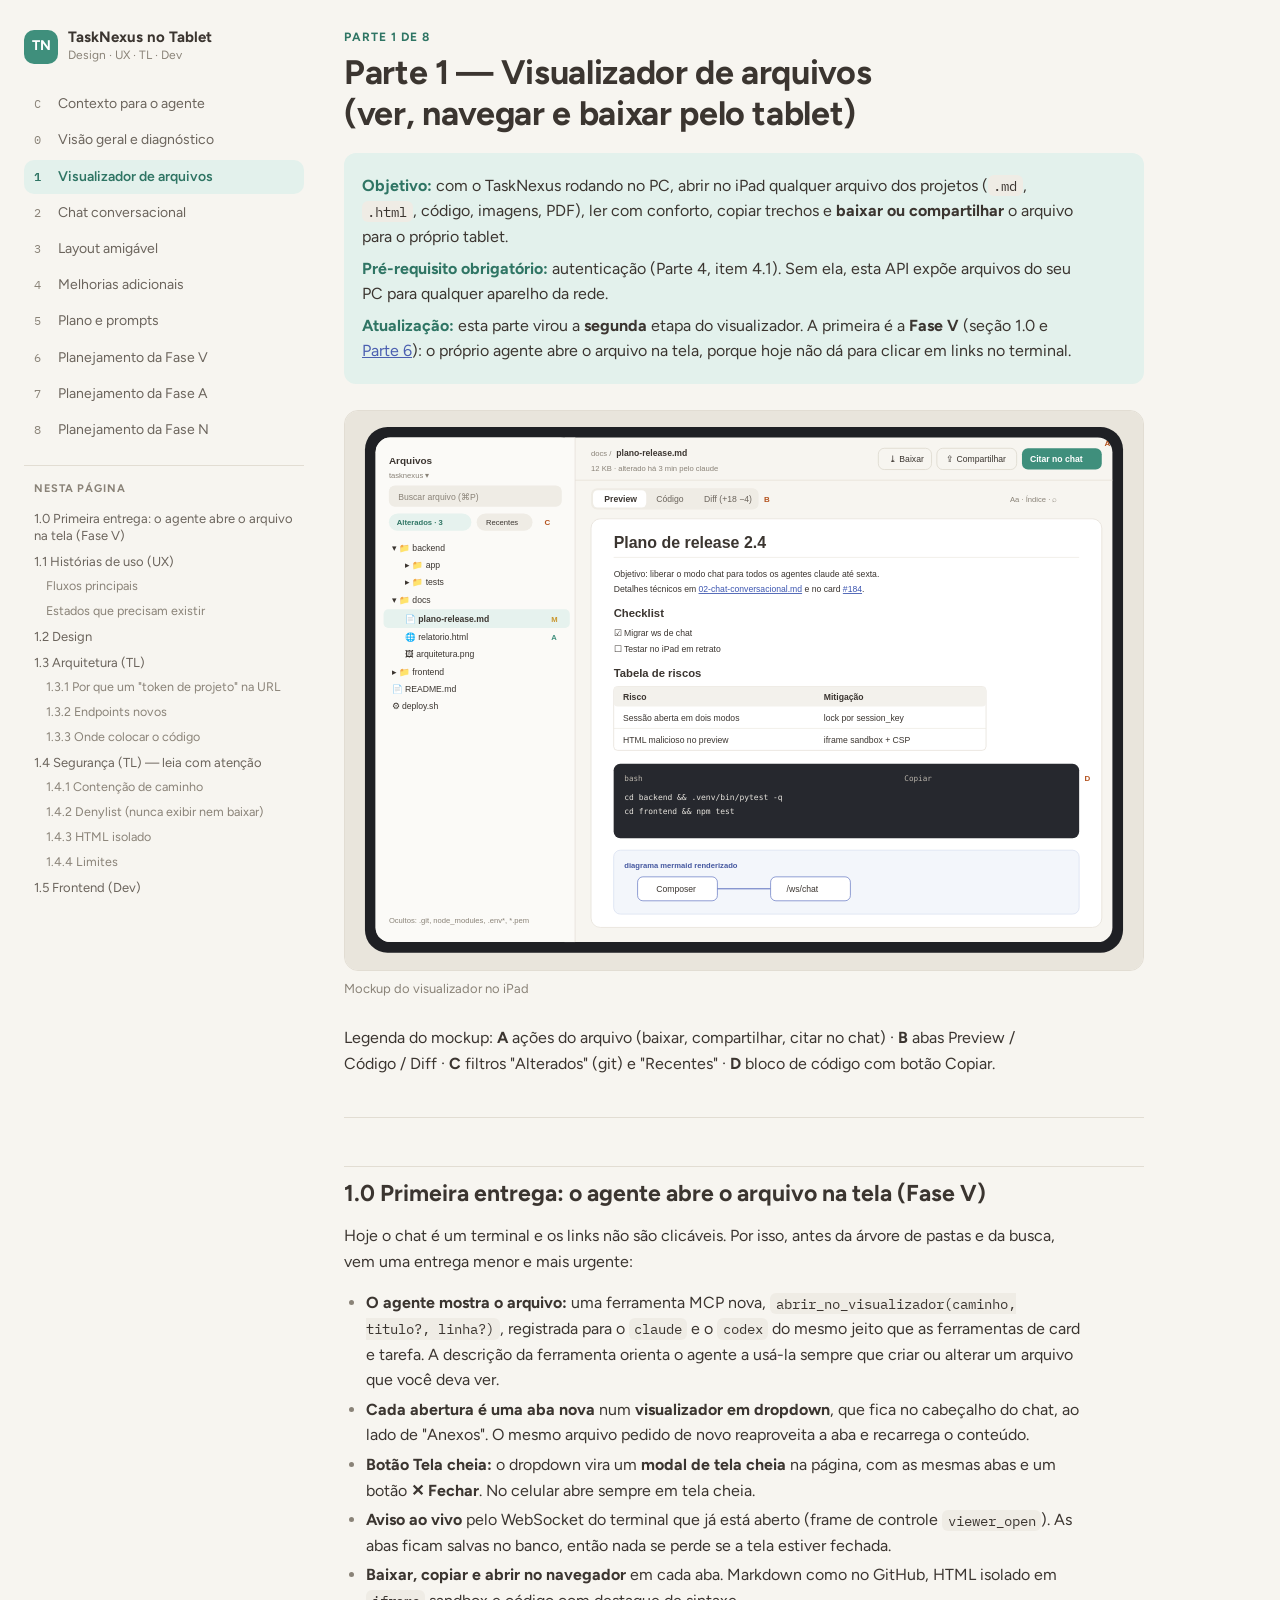
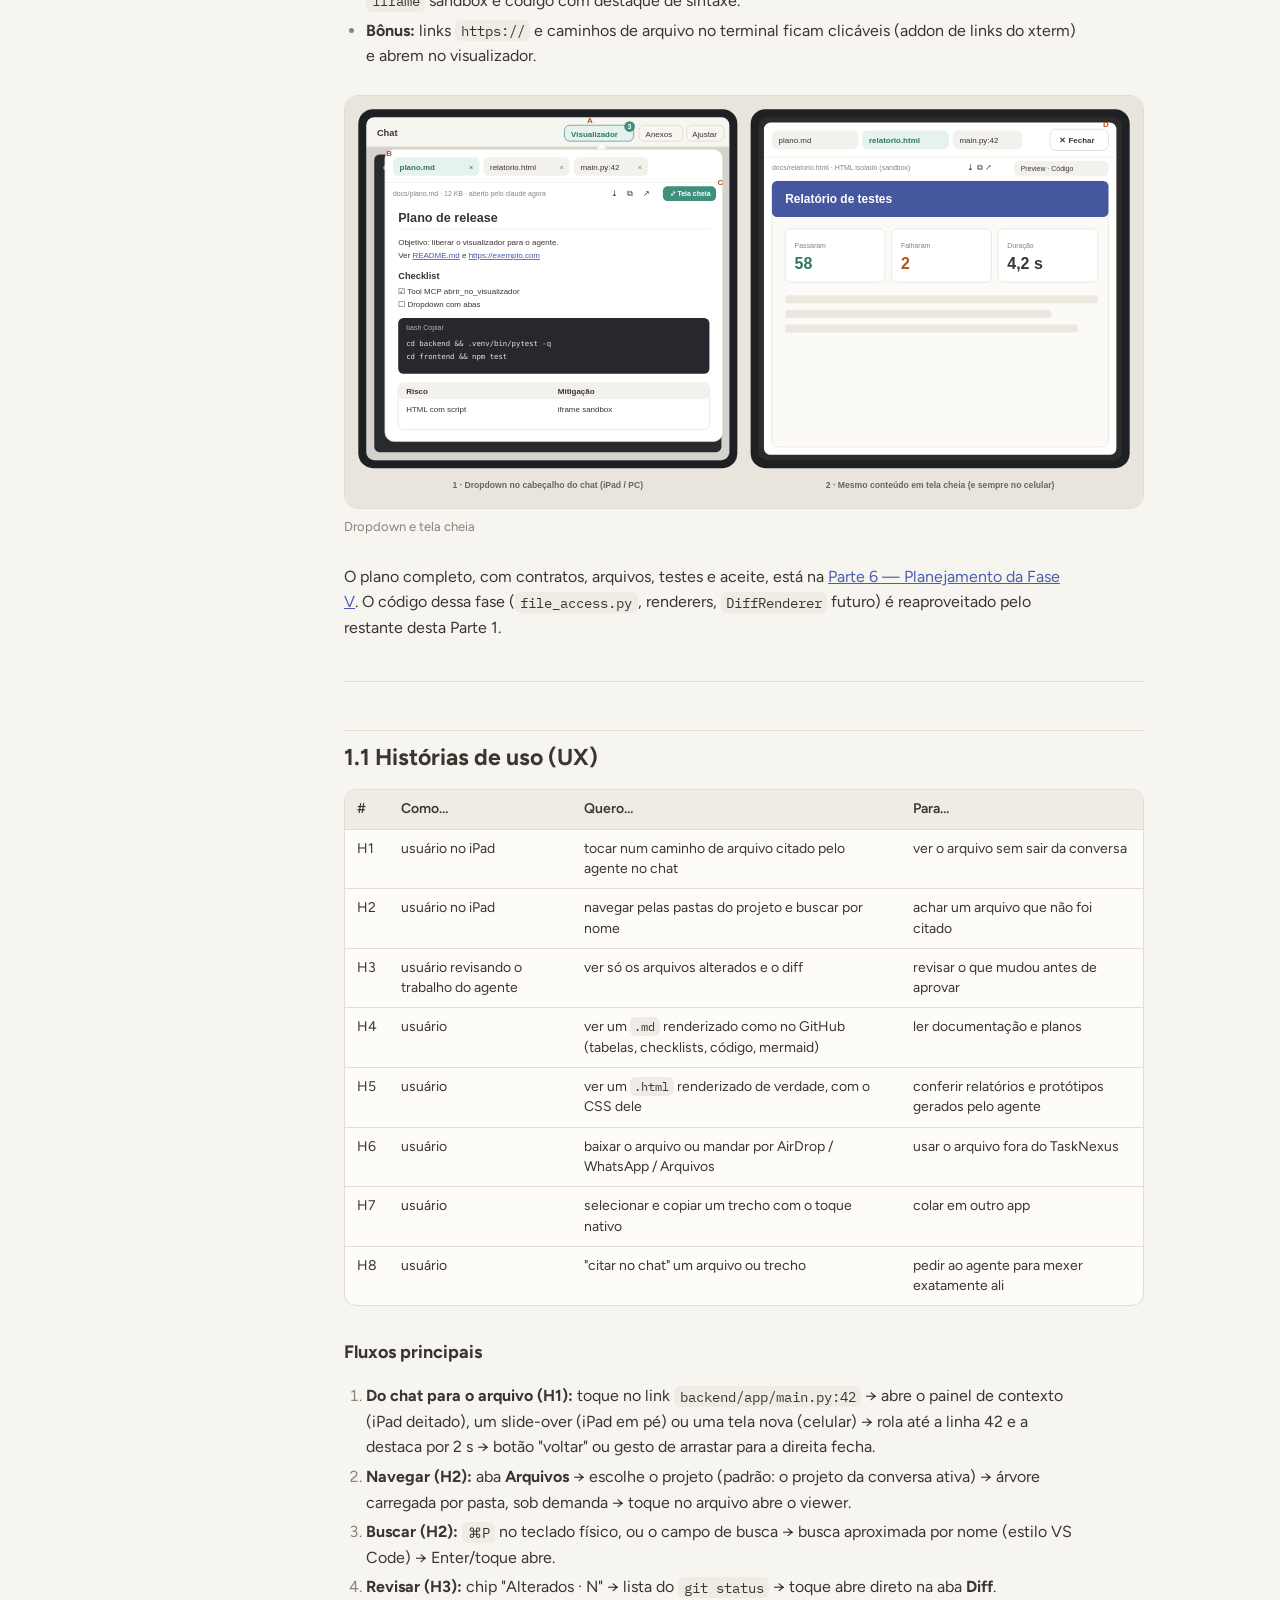
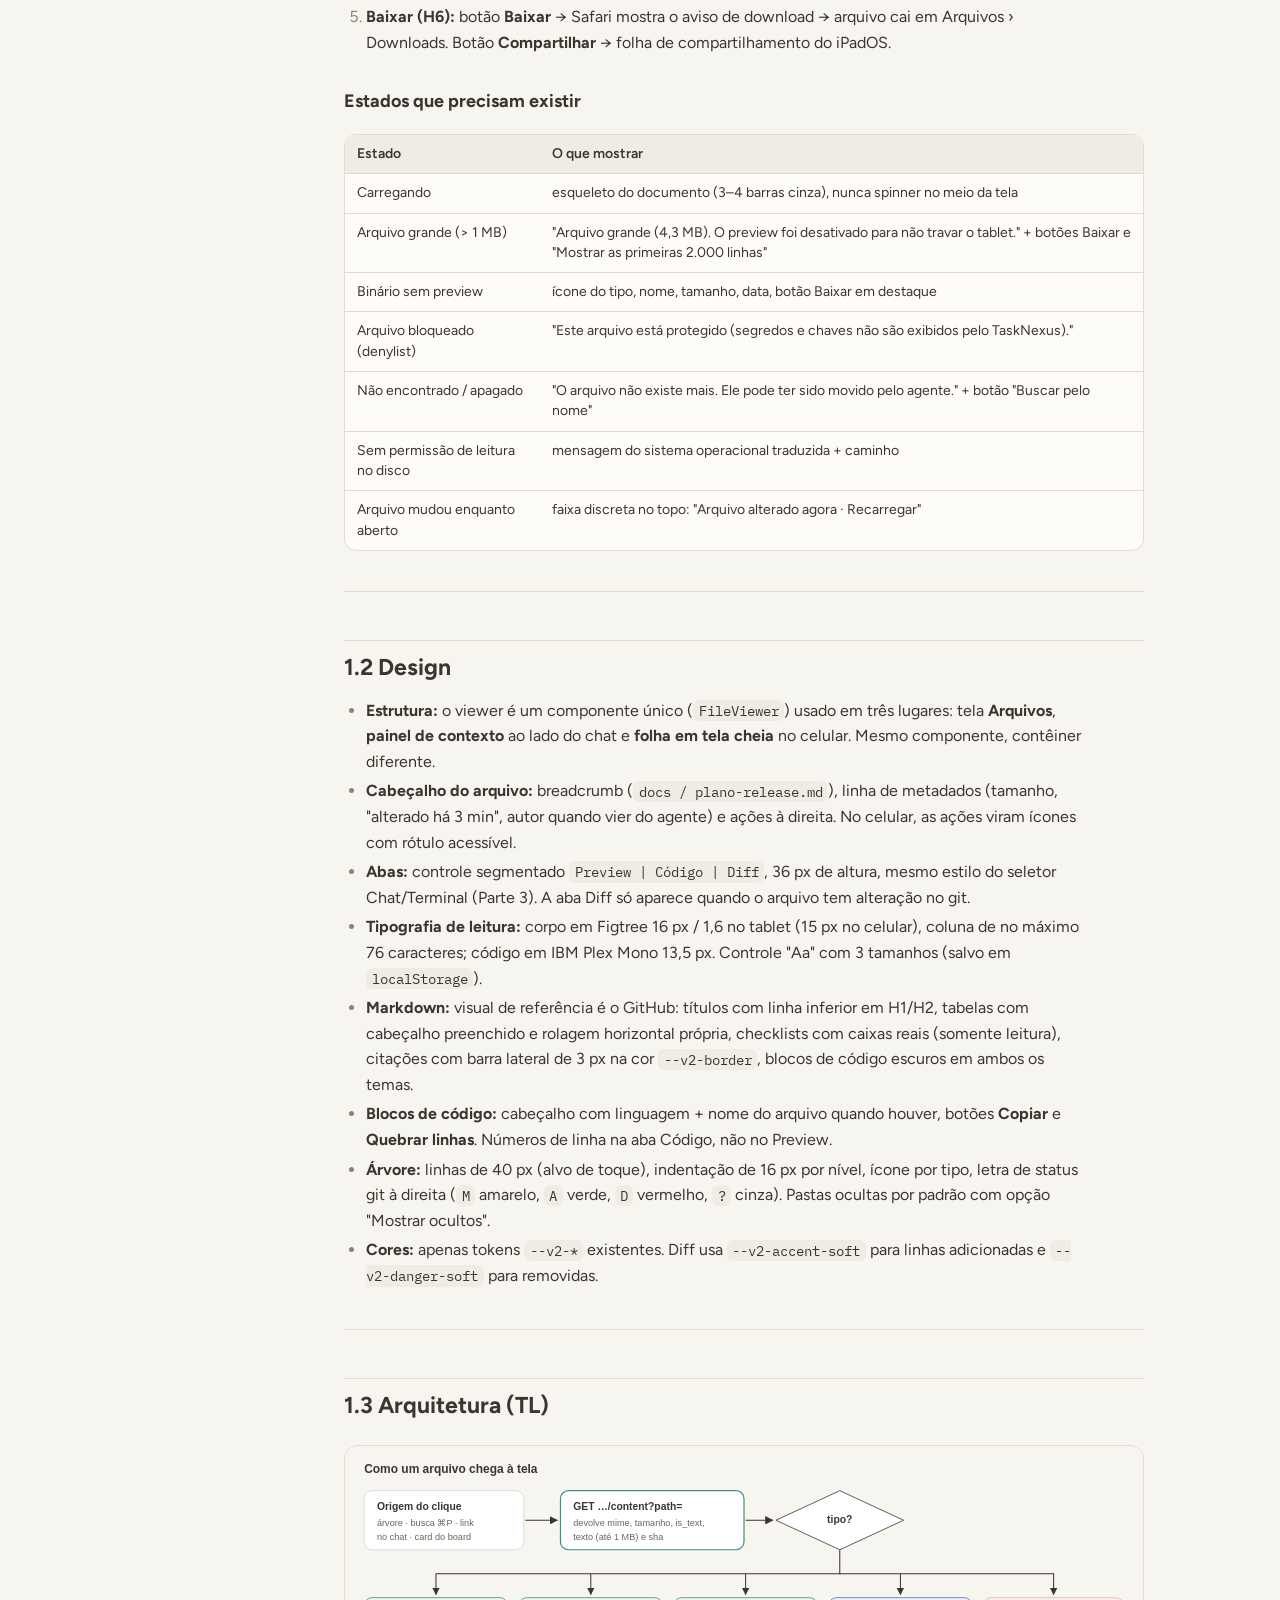
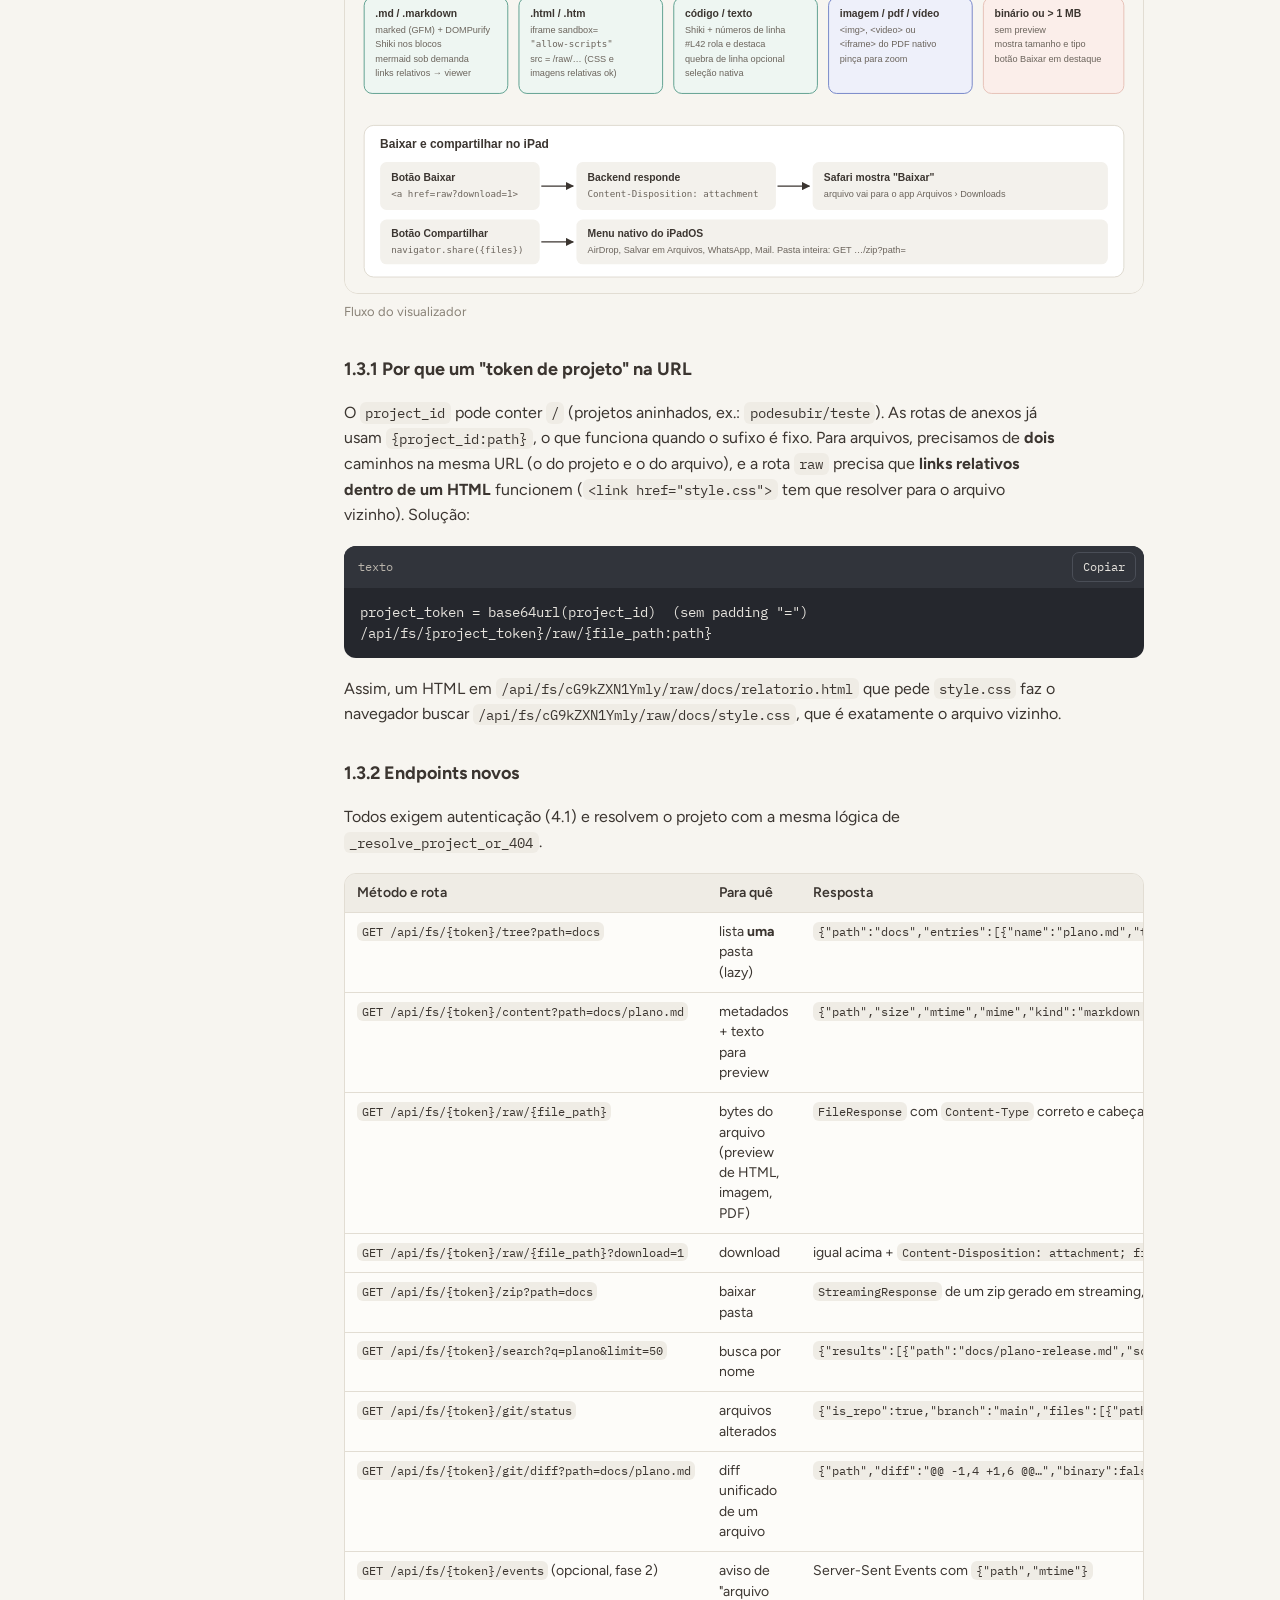
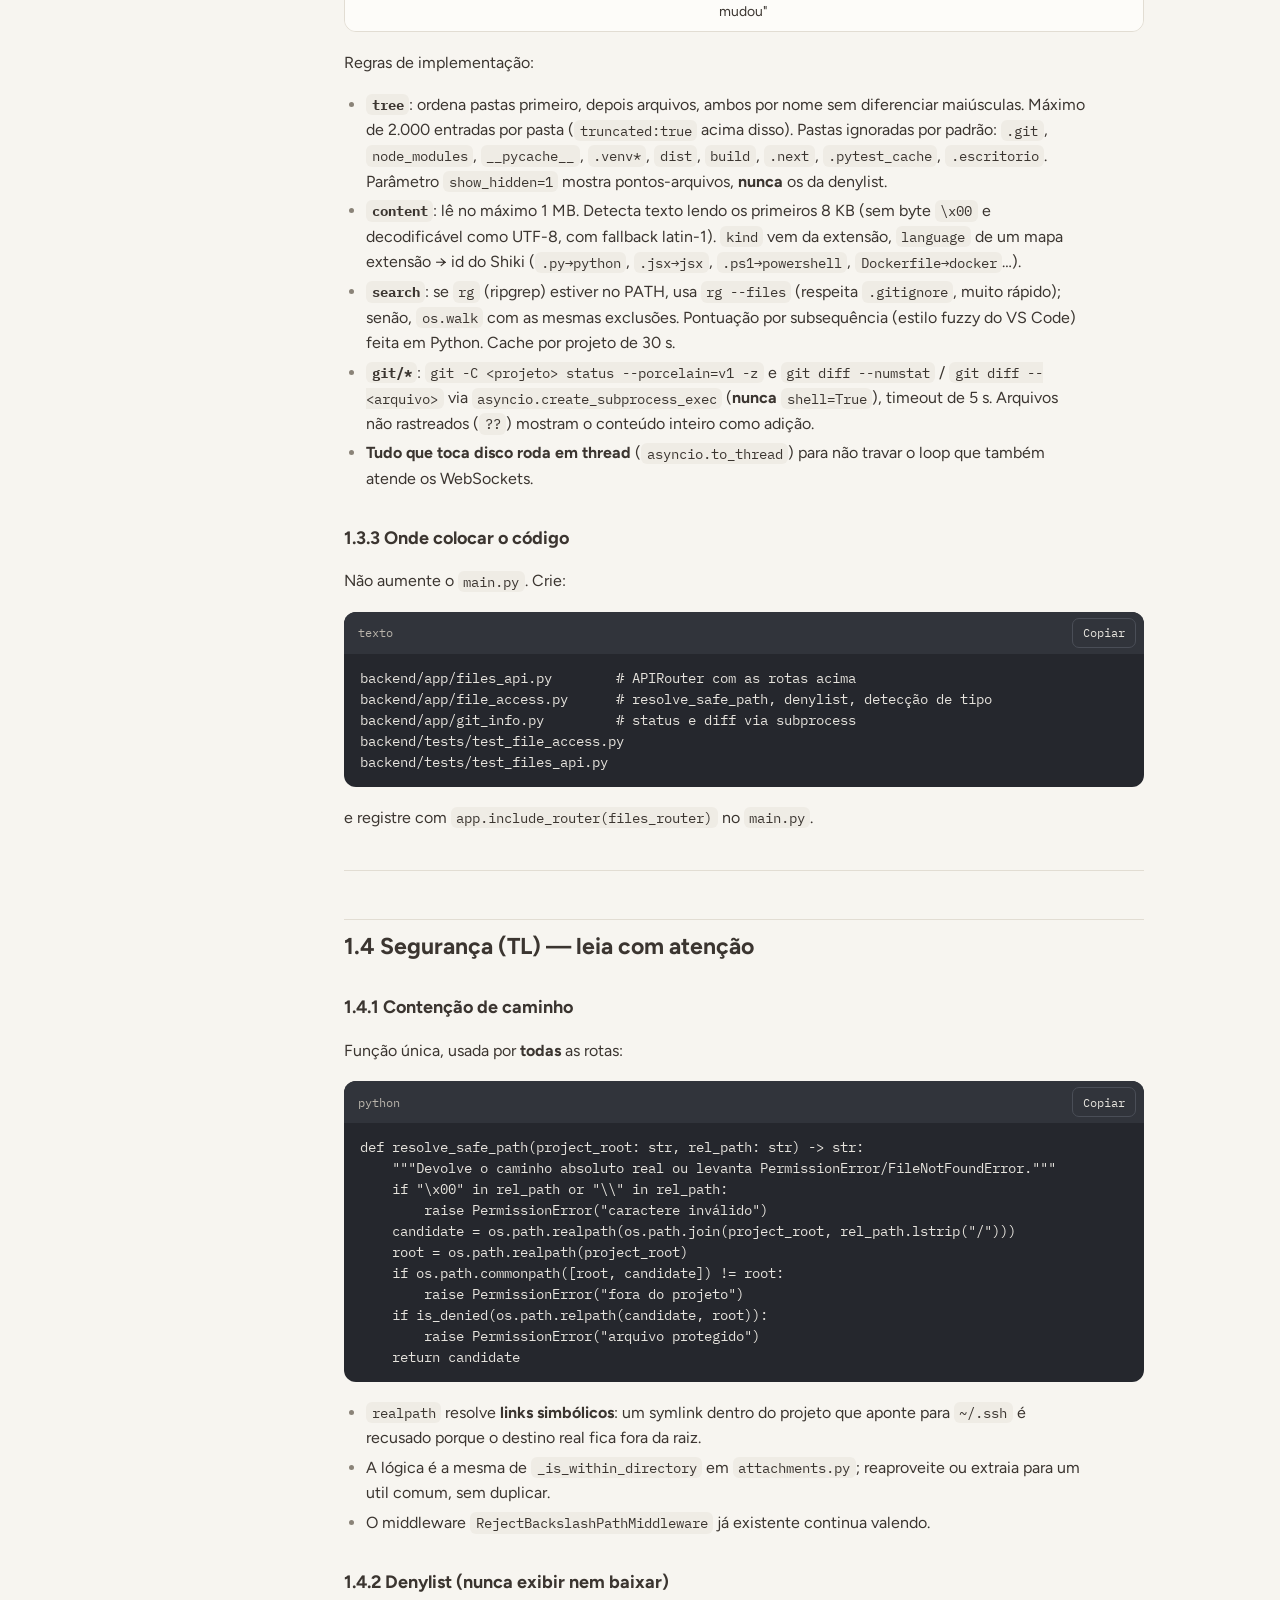
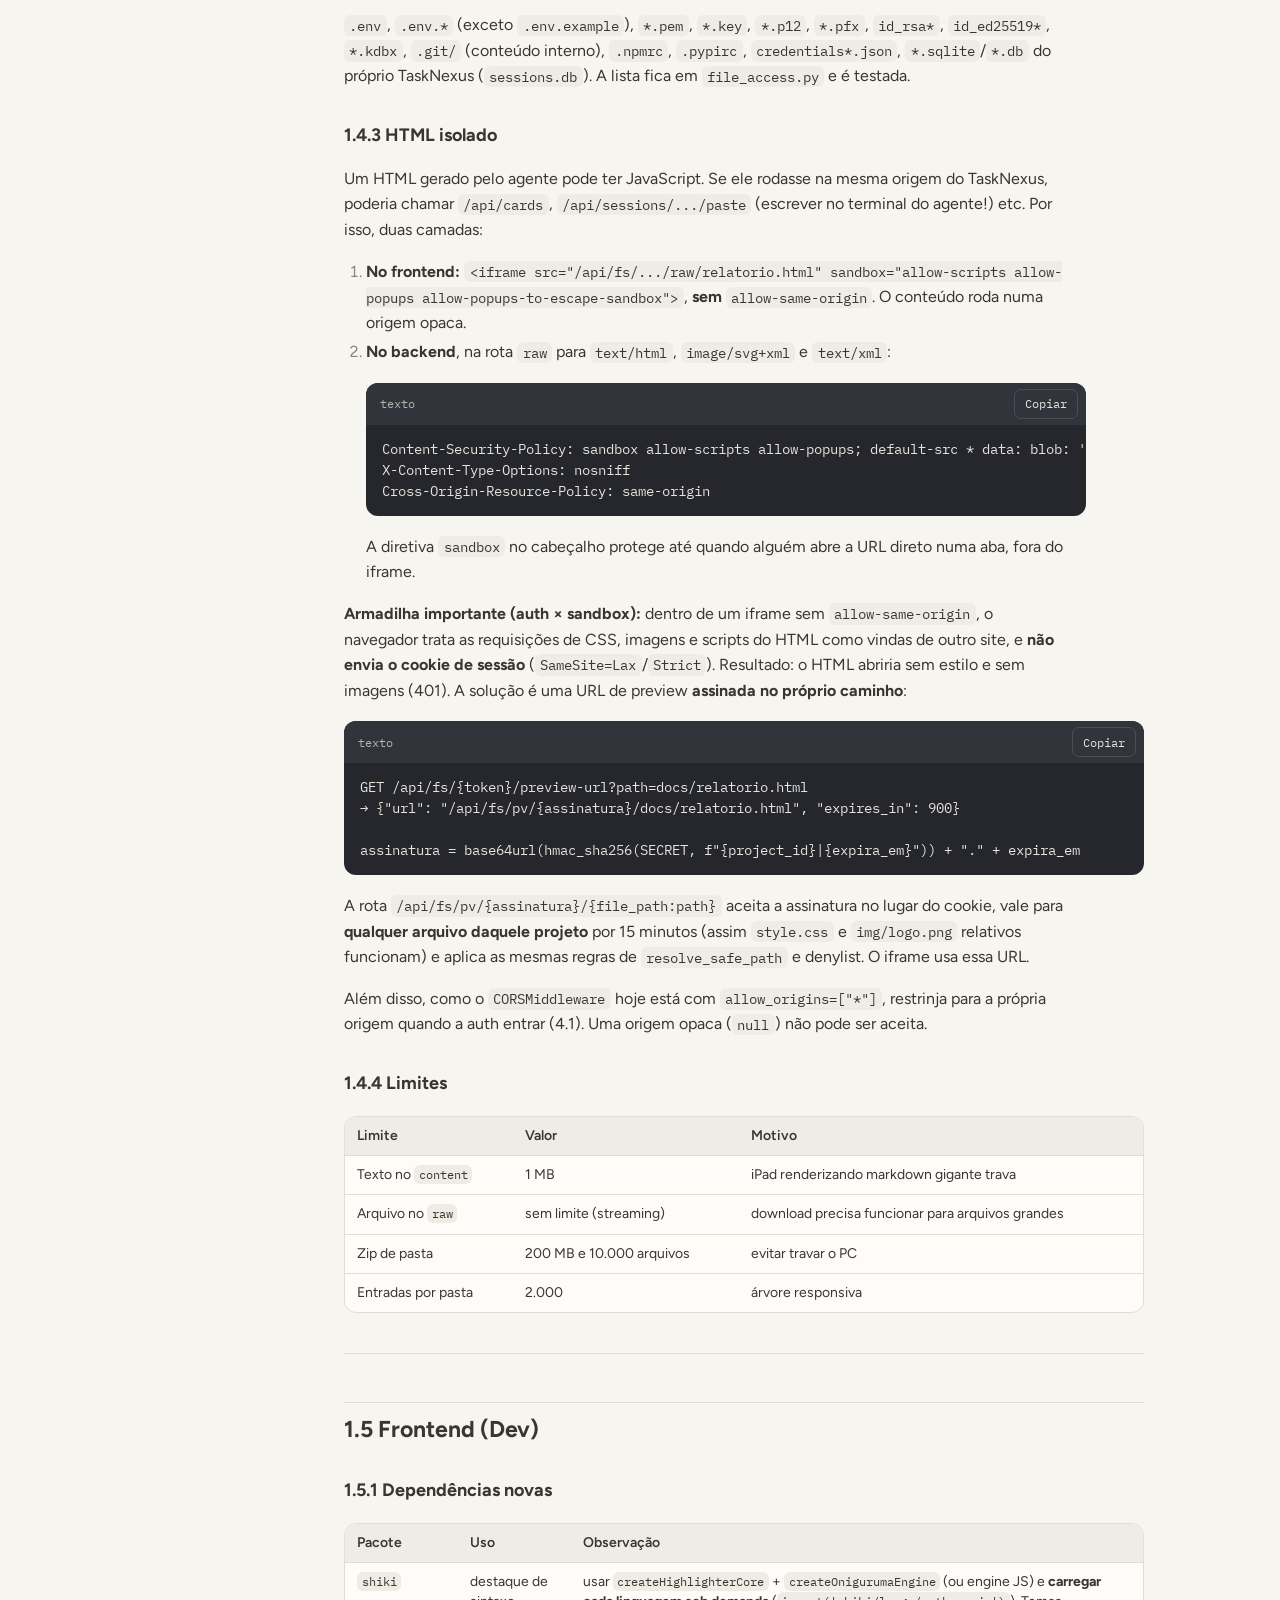
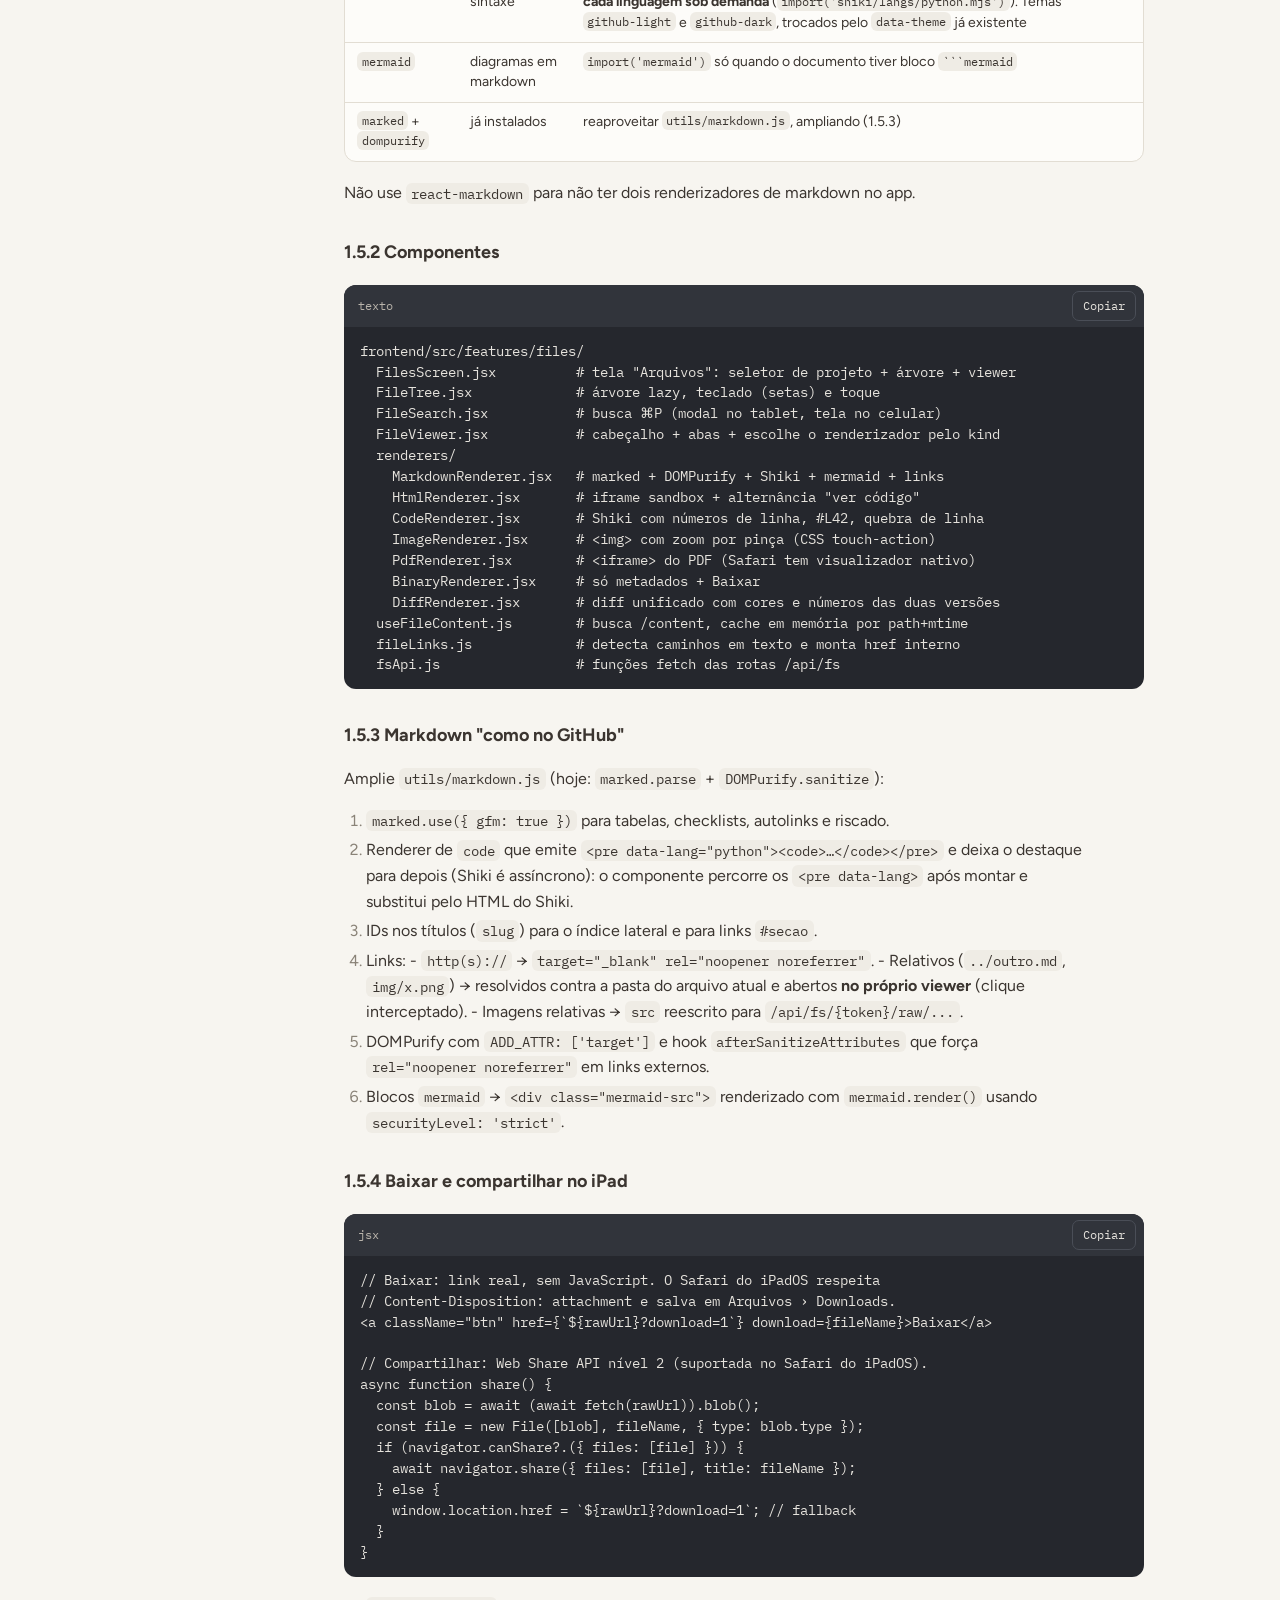
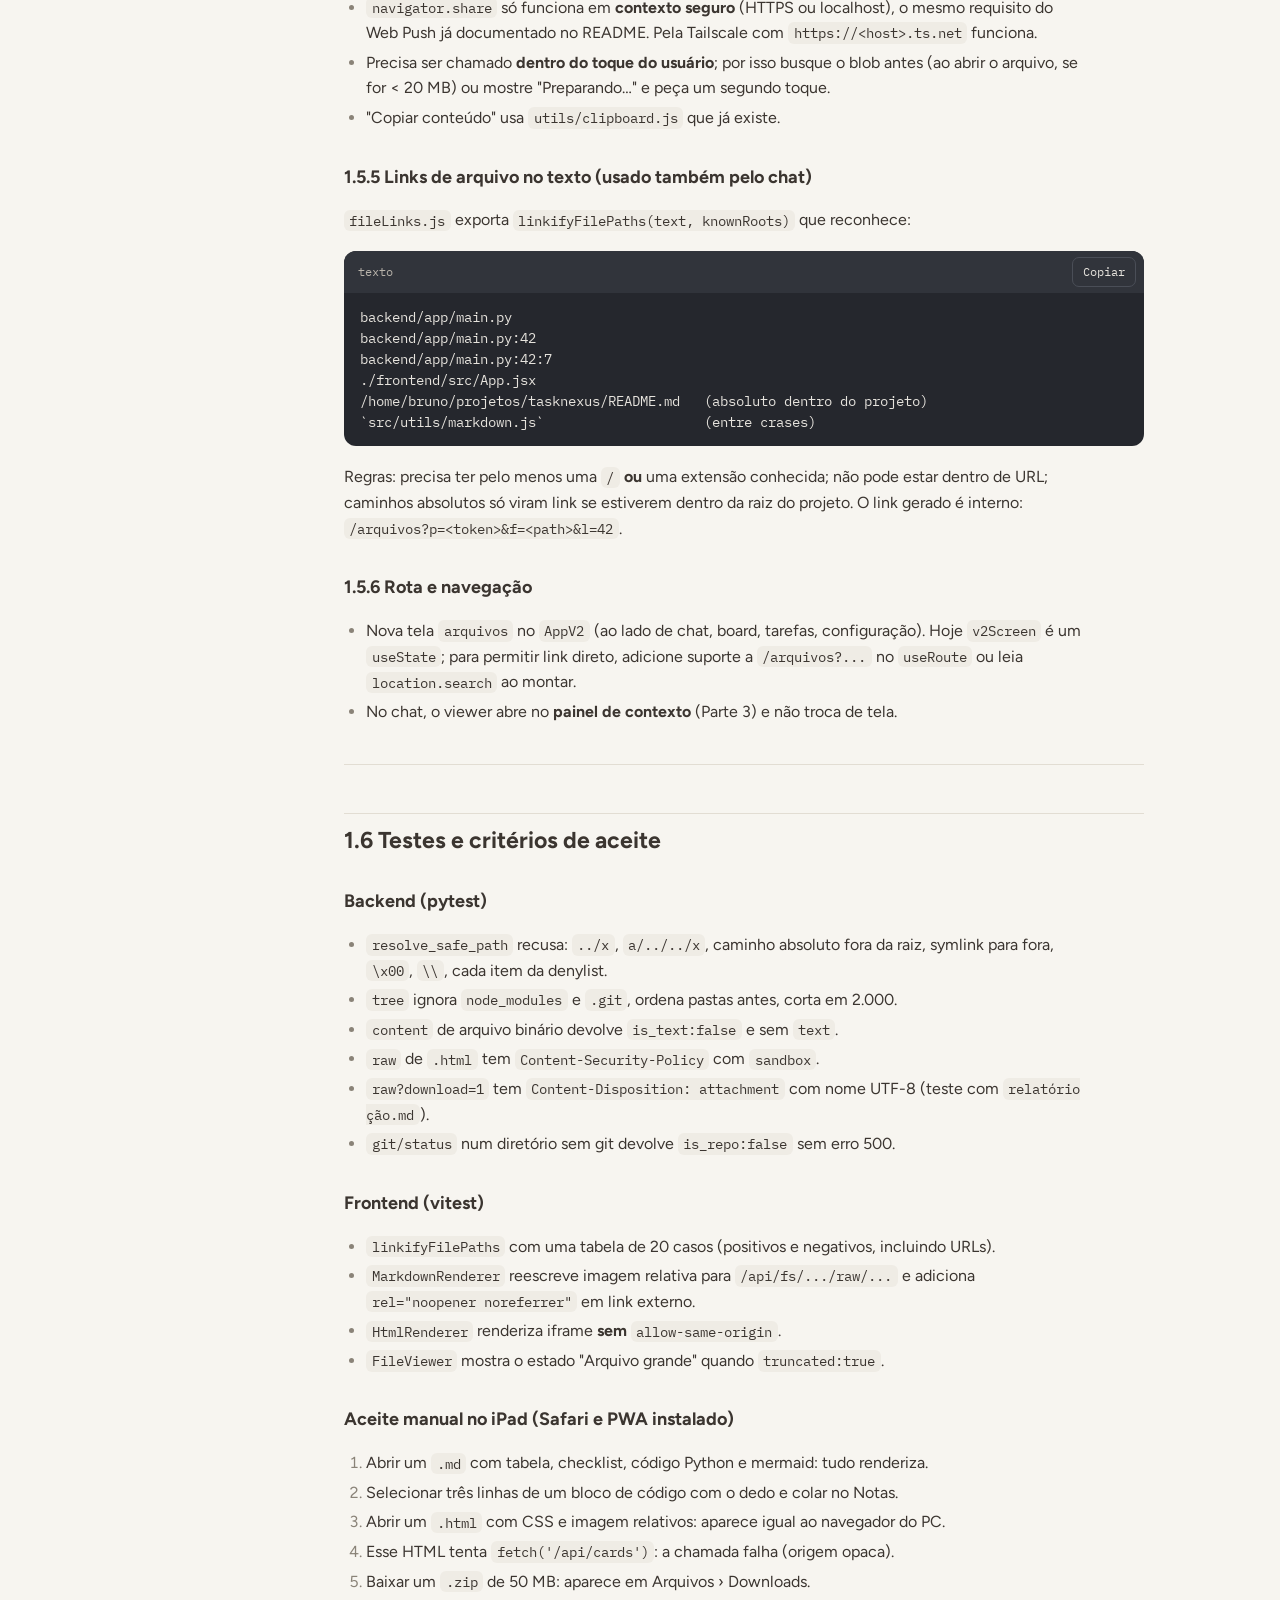
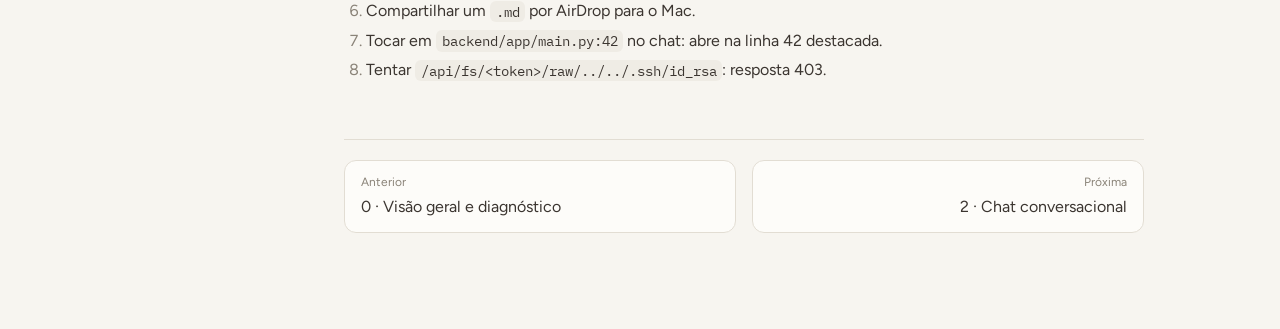
<file: docs/melhorias-tablet/01-visualizador-de-arquivos.html>
<!doctype html>
<html lang="pt-BR">
<head>
<meta charset="utf-8">
<meta name="viewport" content="width=device-width, initial-scale=1, viewport-fit=cover">
<title>TaskNexus no Tablet · Visualizador de arquivos</title>
<link rel="preconnect" href="https://fonts.googleapis.com">
<link rel="preconnect" href="https://fonts.gstatic.com" crossorigin>
<link rel="stylesheet" href="https://fonts.googleapis.com/css2?family=Figtree:wght@400;500;600;700&family=IBM+Plex+Mono:wght@400;500&display=swap">
<style>
:root{
  --bg:#f7f5f0; --surface:#fdfcf9; --surface-2:#efece5; --border:#e2ddd3;
  --text:#3b3530; --dim:#6b645c; --faint:#8a8378;
  --accent:#3f8f7c; --accent-strong:#2f7564; --accent-soft:#e3f1ec;
  --accent-2:#4b5fb0; --warn-soft:#fbf3e1; --warn:#c9962d;
  --code-bg:#25272d; --code-fg:#e6e3dd; --code-head:#31343b;
  --shadow:0 1px 2px rgba(60,50,40,.06),0 6px 20px rgba(60,50,40,.06);
}
@media (prefers-color-scheme: dark){
  :root:not([data-theme="light"]){
    color-scheme:dark;
    --bg:#1f2227; --surface:#262a31; --surface-2:#2f343c; --border:#3b414b;
    --text:#e7e8ec; --dim:#b2b6bf; --faint:#8f94a0;
    --accent:#7cc6b1; --accent-strong:#9ad8c6; --accent-soft:#233a35;
    --accent-2:#a3b1ea; --warn-soft:#3a3222; --warn:#e0b85a;
    --code-bg:#17191d; --code-fg:#e6e3dd; --code-head:#22252b;
    --shadow:none;
  }
}
:root[data-theme="dark"]{
  color-scheme:dark;
  --bg:#1f2227; --surface:#262a31; --surface-2:#2f343c; --border:#3b414b;
  --text:#e7e8ec; --dim:#b2b6bf; --faint:#8f94a0;
  --accent:#7cc6b1; --accent-strong:#9ad8c6; --accent-soft:#233a35;
  --accent-2:#a3b1ea; --warn-soft:#3a3222; --warn:#e0b85a;
  --code-bg:#17191d; --code-fg:#e6e3dd; --code-head:#22252b;
  --shadow:none;
}
*{box-sizing:border-box}
html{scroll-behavior:smooth;-webkit-text-size-adjust:100%}
@media (prefers-reduced-motion: reduce){html{scroll-behavior:auto}}
body{margin:0;background:var(--bg);color:var(--text);
  font-family:Figtree,-apple-system,"Segoe UI",Roboto,sans-serif;font-size:16px;line-height:1.6}
a{color:var(--accent-2)}
a:focus-visible,button:focus-visible{outline:2px solid var(--accent);outline-offset:2px;border-radius:4px}
code,pre,kbd{font-family:"IBM Plex Mono",ui-monospace,Menlo,Consolas,monospace}

.shell{display:grid;grid-template-columns:280px minmax(0,1fr);max-width:1320px;margin:0 auto;
  padding-inline:24px;gap:40px}
.side{position:sticky;top:env(safe-area-inset-top,0px);align-self:start;max-height:100vh;overflow:auto;
  padding-block:28px 40px}
.brand{display:flex;align-items:center;gap:10px;text-decoration:none;color:var(--text);margin-bottom:22px}
.brand-mark{width:34px;height:34px;border-radius:10px;background:var(--accent);display:grid;place-items:center;
  color:#fff;font-weight:700;font-size:14px}
.brand b{display:block;font-size:15px;line-height:1.2}
.brand-text>span{display:block;font-size:12px;color:var(--faint)}
.parts{list-style:none;margin:0;padding:0;display:flex;flex-direction:column;gap:2px}
.parts a{display:flex;gap:10px;align-items:baseline;padding:8px 10px;border-radius:10px;text-decoration:none;
  color:var(--dim);font-size:14px;line-height:1.3}
.parts a .n{font-family:"IBM Plex Mono",monospace;font-size:12px;color:var(--faint);min-width:14px}
.parts a:hover{background:var(--surface-2);color:var(--text)}
.parts a.on{background:var(--accent-soft);color:var(--accent-strong);font-weight:600}
.parts a.on .n{color:var(--accent-strong)}
.toc{margin-top:18px;padding-top:14px;border-top:1px solid var(--border)}
.toc-title{font-size:11px;font-weight:700;letter-spacing:.08em;text-transform:uppercase;color:var(--faint);
  margin:0 0 8px 10px}
.toc ul{list-style:none;margin:0;padding:0}
.toc a{display:block;padding:4px 10px;font-size:13px;color:var(--dim);text-decoration:none;line-height:1.35;
  border-radius:8px}
.toc a:hover{color:var(--text);background:var(--surface-2)}
.toc ul ul a{padding-left:22px;font-size:12.5px;color:var(--faint)}
.theme-btn{margin-top:18px;margin-left:10px;font:inherit;font-size:12.5px;color:var(--dim);background:none;
  border:1px solid var(--border);border-radius:8px;padding:6px 10px;cursor:pointer;min-height:36px}

main{padding-block:28px 96px;min-width:0;overflow-x:clip}
.doc{max-width:80ch}
.eyebrow{font-size:12px;font-weight:700;letter-spacing:.08em;text-transform:uppercase;color:var(--accent-strong);
  margin:0 0 6px}
.doc h1{font-size:clamp(26px,3.4vw,34px);line-height:1.2;margin:0 0 18px;text-wrap:balance;letter-spacing:-.01em}
.doc h2{font-size:23px;line-height:1.25;margin:48px 0 12px;padding-top:12px;border-top:1px solid var(--border);
  text-wrap:balance}
.doc h3{font-size:18px;margin:32px 0 8px;text-wrap:balance}
.doc h4{font-size:16px;margin:24px 0 6px}
.doc h1+p,.doc h1+blockquote{margin-top:0}
.doc p,.doc li{max-width:72ch}
.doc ul,.doc ol{padding-left:1.4em}
.doc li{margin:4px 0}
.doc li::marker{color:var(--faint)}
.doc hr{border:0;border-top:1px solid var(--border);margin:40px 0}
.doc blockquote{margin:20px 0;padding:14px 18px;background:var(--accent-soft);border-radius:12px;color:var(--text)}
.doc blockquote p{margin:6px 0}
.doc blockquote strong:first-child{color:var(--accent-strong)}
.doc :not(pre)>code{font-size:.88em;background:var(--surface-2);padding:.12em .38em;border-radius:6px;
  overflow-wrap:anywhere}
.table-wrap{overflow-x:auto;margin:18px 0;border:1px solid var(--border);border-radius:12px;background:var(--surface)}
.doc table{border-collapse:collapse;width:100%;font-size:14px;line-height:1.45}
.doc th,.doc td{padding:9px 12px;text-align:left;vertical-align:top;border-bottom:1px solid var(--border)}
.doc th{background:var(--surface-2);font-weight:600;white-space:nowrap}
.doc tr:last-child td{border-bottom:0}
.doc td code{white-space:nowrap}
.code{position:relative;margin:18px 0;border-radius:12px;background:var(--code-bg);overflow:hidden}
.code-head{display:flex;justify-content:space-between;align-items:center;padding:6px 8px 6px 14px;
  background:var(--code-head);font-size:12px;color:#b9b4ab;font-family:"IBM Plex Mono",monospace}
.copy{font:inherit;font-size:12px;color:#e6e3dd;background:transparent;border:1px solid #4a4e57;border-radius:7px;
  padding:4px 10px;cursor:pointer;min-height:30px}
.copy:hover{background:#3a3e46}
.code pre{margin:0;padding:14px 16px;overflow-x:auto;color:var(--code-fg);font-size:13.5px;line-height:1.55;
  -webkit-overflow-scrolling:touch}
.doc figure{margin:26px 0}
.doc figure img{display:block;width:100%;height:auto;border-radius:14px;border:1px solid var(--border)}
.doc figcaption{font-size:13px;color:var(--faint);margin-top:8px}
.doc input[type=checkbox]{margin-right:6px}
.pager{display:flex;justify-content:space-between;gap:16px;margin-top:56px;padding-top:20px;
  border-top:1px solid var(--border);flex-wrap:wrap}
.pager a{display:flex;flex-direction:column;gap:2px;padding:12px 16px;border:1px solid var(--border);
  border-radius:12px;text-decoration:none;color:var(--text);background:var(--surface);min-width:0;flex:1 1 220px}
.pager a small{color:var(--faint);font-size:12px}
.pager a.next{text-align:right}
.part-sep{margin-top:80px}
.topbar{display:none}

/* Pygments (tema escuro nos dois temas, casa com o bloco de código do chat) */
.hl .k,.hl .kn,.hl .kd,.hl .kr,.hl .kc,.hl .ow{color:#9fd9c5}
.hl .s,.hl .s1,.hl .s2,.hl .sb,.hl .sd,.hl .se,.hl .si,.hl .sh{color:#e7c07b}
.hl .c,.hl .c1,.hl .cm,.hl .ch,.hl .cs{color:#8a8f98;font-style:italic}
.hl .nf,.hl .fm{color:#a9c1ff}
.hl .nc,.hl .nn{color:#f0b5d0}
.hl .m,.hl .mi,.hl .mf{color:#f5a97f}
.hl .nt{color:#9fd9c5}
.hl .na,.hl .nb,.hl .bp{color:#c4b5fd}
.hl .p,.hl .o{color:#cfcac2}
.hl .err{color:inherit;background:none}

@media (max-width:1000px){
  .shell{grid-template-columns:minmax(0,1fr);padding-inline:16px;gap:0}
  .side{display:none}
  .topbar{display:flex;gap:6px;overflow-x:auto;position:sticky;top:env(safe-area-inset-top,0px);z-index:5;
    background:var(--bg);padding:10px 16px;border-bottom:1px solid var(--border);-webkit-overflow-scrolling:touch}
  .topbar a{flex:0 0 auto;padding:7px 12px;border-radius:999px;border:1px solid var(--border);font-size:13px;
    text-decoration:none;color:var(--dim);background:var(--surface);min-height:36px;display:flex;align-items:center}
  .topbar a.on{background:var(--accent-soft);color:var(--accent-strong);border-color:transparent;font-weight:600}
  main{padding-block:20px 72px}
  .doc h2{font-size:21px}
}
</style>
</head>
<body>
<nav class="topbar" aria-label="Partes"><a href="CONTEXTO-PARA-AGENTE.html">C · Contexto para o agente</a><a href="00-visao-geral-e-diagnostico.html">0 · Visão geral e diagnóstico</a><a class="on" href="01-visualizador-de-arquivos.html">1 · Visualizador de arquivos</a><a href="02-chat-conversacional.html">2 · Chat conversacional</a><a href="03-layout-amigavel.html">3 · Layout amigável</a><a href="04-melhorias-adicionais.html">4 · Melhorias adicionais</a><a href="05-plano-de-execucao-e-prompts.html">5 · Plano e prompts</a><a href="06-planejamento-fase-v.html">6 · Planejamento da Fase V</a><a href="07-planejamento-artefatos.html">7 · Planejamento da Fase A</a><a href="08-planejamento-navegacao-cliente-projeto.html">8 · Planejamento da Fase N</a></nav>
<div class="shell">
  <aside class="side" aria-label="Navegação">
    <a class="brand" href="#top"><span class="brand-mark">TN</span><span class="brand-text"><b>TaskNexus no Tablet</b><span>Design · UX · TL · Dev</span></span></a>
    <ul class="parts"><li><a href="CONTEXTO-PARA-AGENTE.html"><span class="n">C</span><span>Contexto para o agente</span></a></li><li><a href="00-visao-geral-e-diagnostico.html"><span class="n">0</span><span>Visão geral e diagnóstico</span></a></li><li><a class="on" href="01-visualizador-de-arquivos.html"><span class="n">1</span><span>Visualizador de arquivos</span></a></li><li><a href="02-chat-conversacional.html"><span class="n">2</span><span>Chat conversacional</span></a></li><li><a href="03-layout-amigavel.html"><span class="n">3</span><span>Layout amigável</span></a></li><li><a href="04-melhorias-adicionais.html"><span class="n">4</span><span>Melhorias adicionais</span></a></li><li><a href="05-plano-de-execucao-e-prompts.html"><span class="n">5</span><span>Plano e prompts</span></a></li><li><a href="06-planejamento-fase-v.html"><span class="n">6</span><span>Planejamento da Fase V</span></a></li><li><a href="07-planejamento-artefatos.html"><span class="n">7</span><span>Planejamento da Fase A</span></a></li><li><a href="08-planejamento-navegacao-cliente-projeto.html"><span class="n">8</span><span>Planejamento da Fase N</span></a></li></ul>
    <div class="toc"><p class="toc-title">Nesta página</p><ul><li><a href="#10-primeira-entrega-o-agente-abre-o-arquivo-na-tela-fase-v">1.0 Primeira entrega: o agente abre o arquivo na tela (Fase V)</a></li><li><a href="#11-histórias-de-uso-ux">1.1 Histórias de uso (UX)</a><ul><li><a href="#fluxos-principais">Fluxos principais</a></li><li><a href="#estados-que-precisam-existir">Estados que precisam existir</a></li></ul></li><li><a href="#12-design">1.2 Design</a></li><li><a href="#13-arquitetura-tl">1.3 Arquitetura (TL)</a><ul><li><a href="#131-por-que-um-token-de-projeto-na-url">1.3.1 Por que um &quot;token de projeto&quot; na URL</a></li><li><a href="#132-endpoints-novos">1.3.2 Endpoints novos</a></li><li><a href="#133-onde-colocar-o-código">1.3.3 Onde colocar o código</a></li></ul></li><li><a href="#14-segurança-tl-leia-com-atenção">1.4 Segurança (TL) — leia com atenção</a><ul><li><a href="#141-contenção-de-caminho">1.4.1 Contenção de caminho</a></li><li><a href="#142-denylist-nunca-exibir-nem-baixar">1.4.2 Denylist (nunca exibir nem baixar)</a></li><li><a href="#143-html-isolado">1.4.3 HTML isolado</a></li><li><a href="#144-limites">1.4.4 Limites</a></li></ul></li><li><a href="#15-frontend-dev">1.5 Frontend (Dev)</a><ul><li><a href="#151-dependências-novas">1.5.1 Dependências novas</a></li><li><a href="#152-componentes">1.5.2 Componentes</a></li><li><a href="#153-markdown-como-no-github">1.5.3 Markdown &quot;como no GitHub&quot;</a></li><li><a href="#154-baixar-e-compartilhar-no-ipad">1.5.4 Baixar e compartilhar no iPad</a></li><li><a href="#155-links-de-arquivo-no-texto-usado-também-pelo-chat">1.5.5 Links de arquivo no texto (usado também pelo chat)</a></li><li><a href="#156-rota-e-navegação">1.5.6 Rota e navegação</a></li></ul></li><li><a href="#16-testes-e-critérios-de-aceite">1.6 Testes e critérios de aceite</a><ul><li><a href="#backend-pytest">Backend (pytest)</a></li><li><a href="#frontend-vitest">Frontend (vitest)</a></li><li><a href="#aceite-manual-no-ipad-safari-e-pwa-instalado">Aceite manual no iPad (Safari e PWA instalado)</a></li></ul></li></ul></div>
    <button class="theme-btn" type="button">Tema: sistema</button>
  </aside>
  <main id="top"><article class="doc"><p class="eyebrow">Parte 1 de 8</p><h1 id="parte-1-visualizador-de-arquivos-ver-navegar-e-baixar-pelo-tablet">Parte 1 — Visualizador de arquivos (ver, navegar e baixar pelo tablet)</h1>
<blockquote>
<p><strong>Objetivo:</strong> com o TaskNexus rodando no PC, abrir no iPad qualquer arquivo
dos projetos (<code>.md</code>, <code>.html</code>, código, imagens, PDF), ler com conforto,
copiar trechos e <strong>baixar ou compartilhar</strong> o arquivo para o próprio tablet.</p>
<p><strong>Pré-requisito obrigatório:</strong> autenticação (Parte 4, item 4.1). Sem ela,
esta API expõe arquivos do seu PC para qualquer aparelho da rede.</p>
<p><strong>Atualização:</strong> esta parte virou a <strong>segunda</strong> etapa do visualizador. A
primeira é a <strong>Fase V</strong> (seção 1.0 e <a href="06-planejamento-fase-v.html">Parte 6</a>):
o próprio agente abre o arquivo na tela, porque hoje não dá para clicar em
links no terminal.</p>
</blockquote>
<figure><img src="img/04-mockup-arquivos-ipad.svg" alt="Mockup do visualizador no iPad" loading="lazy"><figcaption>Mockup do visualizador no iPad</figcaption></figure>
<p>Legenda do mockup: <strong>A</strong> ações do arquivo (baixar, compartilhar, citar no
chat) · <strong>B</strong> abas Preview / Código / Diff · <strong>C</strong> filtros "Alterados"
(git) e "Recentes" · <strong>D</strong> bloco de código com botão Copiar.</p>
<hr />
<h2 id="10-primeira-entrega-o-agente-abre-o-arquivo-na-tela-fase-v">1.0 Primeira entrega: o agente abre o arquivo na tela (Fase V)</h2>
<p>Hoje o chat é um terminal e os links não são clicáveis. Por isso, antes da
árvore de pastas e da busca, vem uma entrega menor e mais urgente:</p>
<ul>
<li><strong>O agente mostra o arquivo:</strong> uma ferramenta MCP nova,
  <code>abrir_no_visualizador(caminho, titulo?, linha?)</code>, registrada para o
  <code>claude</code> e o <code>codex</code> do mesmo jeito que as ferramentas de card e tarefa. A
  descrição da ferramenta orienta o agente a usá-la sempre que criar ou
  alterar um arquivo que você deva ver.</li>
<li><strong>Cada abertura é uma aba nova</strong> num <strong>visualizador em dropdown</strong>, que fica no
  cabeçalho do chat, ao lado de "Anexos". O mesmo arquivo pedido de novo
  reaproveita a aba e recarrega o conteúdo.</li>
<li><strong>Botão Tela cheia:</strong> o dropdown vira um <strong>modal de tela cheia</strong> na página,
  com as mesmas abas e um botão <strong>✕ Fechar</strong>. No celular abre sempre em tela cheia.</li>
<li><strong>Aviso ao vivo</strong> pelo WebSocket do terminal que já está aberto (frame de
  controle <code>viewer_open</code>). As abas ficam salvas no banco, então nada se perde
  se a tela estiver fechada.</li>
<li><strong>Baixar, copiar e abrir no navegador</strong> em cada aba. Markdown como no GitHub,
  HTML isolado em <code>iframe</code> sandbox e código com destaque de sintaxe.</li>
<li><strong>Bônus:</strong> links <code>https://</code> e caminhos de arquivo no terminal ficam
  clicáveis (addon de links do xterm) e abrem no visualizador.</li>
</ul>
<figure><img src="img/10-mockup-visualizador-dropdown.svg" alt="Dropdown e tela cheia" loading="lazy"><figcaption>Dropdown e tela cheia</figcaption></figure>
<p>O plano completo, com contratos, arquivos, testes e aceite, está na
<a href="06-planejamento-fase-v.html">Parte 6 — Planejamento da Fase V</a>. O código dessa
fase (<code>file_access.py</code>, renderers, <code>DiffRenderer</code> futuro) é reaproveitado pelo
restante desta Parte 1.</p>
<hr />
<h2 id="11-histórias-de-uso-ux">1.1 Histórias de uso (UX)</h2>
<div class="table-wrap"><table>
<thead>
<tr>
<th>#</th>
<th>Como…</th>
<th>Quero…</th>
<th>Para…</th>
</tr>
</thead>
<tbody>
<tr>
<td>H1</td>
<td>usuário no iPad</td>
<td>tocar num caminho de arquivo citado pelo agente no chat</td>
<td>ver o arquivo sem sair da conversa</td>
</tr>
<tr>
<td>H2</td>
<td>usuário no iPad</td>
<td>navegar pelas pastas do projeto e buscar por nome</td>
<td>achar um arquivo que não foi citado</td>
</tr>
<tr>
<td>H3</td>
<td>usuário revisando o trabalho do agente</td>
<td>ver só os arquivos alterados e o diff</td>
<td>revisar o que mudou antes de aprovar</td>
</tr>
<tr>
<td>H4</td>
<td>usuário</td>
<td>ver um <code>.md</code> renderizado como no GitHub (tabelas, checklists, código, mermaid)</td>
<td>ler documentação e planos</td>
</tr>
<tr>
<td>H5</td>
<td>usuário</td>
<td>ver um <code>.html</code> renderizado de verdade, com o CSS dele</td>
<td>conferir relatórios e protótipos gerados pelo agente</td>
</tr>
<tr>
<td>H6</td>
<td>usuário</td>
<td>baixar o arquivo ou mandar por AirDrop / WhatsApp / Arquivos</td>
<td>usar o arquivo fora do TaskNexus</td>
</tr>
<tr>
<td>H7</td>
<td>usuário</td>
<td>selecionar e copiar um trecho com o toque nativo</td>
<td>colar em outro app</td>
</tr>
<tr>
<td>H8</td>
<td>usuário</td>
<td>"citar no chat" um arquivo ou trecho</td>
<td>pedir ao agente para mexer exatamente ali</td>
</tr>
</tbody>
</table></div>
<h3 id="fluxos-principais">Fluxos principais</h3>
<ol>
<li><strong>Do chat para o arquivo (H1):</strong> toque no link <code>backend/app/main.py:42</code> →
   abre o painel de contexto (iPad deitado), um slide-over (iPad em pé) ou uma
   tela nova (celular) → rola até a linha 42 e a destaca por 2 s → botão "voltar"
   ou gesto de arrastar para a direita fecha.</li>
<li><strong>Navegar (H2):</strong> aba <strong>Arquivos</strong> → escolhe o projeto (padrão: o projeto
   da conversa ativa) → árvore carregada por pasta, sob demanda → toque no
   arquivo abre o viewer.</li>
<li><strong>Buscar (H2):</strong> <code>⌘P</code> no teclado físico, ou o campo de busca → busca
   aproximada por nome (estilo VS Code) → Enter/toque abre.</li>
<li><strong>Revisar (H3):</strong> chip "Alterados · N" → lista do <code>git status</code> → toque
   abre direto na aba <strong>Diff</strong>.</li>
<li><strong>Baixar (H6):</strong> botão <strong>Baixar</strong> → Safari mostra o aviso de download →
   arquivo cai em Arquivos › Downloads. Botão <strong>Compartilhar</strong> → folha de
   compartilhamento do iPadOS.</li>
</ol>
<h3 id="estados-que-precisam-existir">Estados que precisam existir</h3>
<div class="table-wrap"><table>
<thead>
<tr>
<th>Estado</th>
<th>O que mostrar</th>
</tr>
</thead>
<tbody>
<tr>
<td>Carregando</td>
<td>esqueleto do documento (3–4 barras cinza), nunca spinner no meio da tela</td>
</tr>
<tr>
<td>Arquivo grande (&gt; 1 MB)</td>
<td>"Arquivo grande (4,3 MB). O preview foi desativado para não travar o tablet." + botões Baixar e "Mostrar as primeiras 2.000 linhas"</td>
</tr>
<tr>
<td>Binário sem preview</td>
<td>ícone do tipo, nome, tamanho, data, botão Baixar em destaque</td>
</tr>
<tr>
<td>Arquivo bloqueado (denylist)</td>
<td>"Este arquivo está protegido (segredos e chaves não são exibidos pelo TaskNexus)."</td>
</tr>
<tr>
<td>Não encontrado / apagado</td>
<td>"O arquivo não existe mais. Ele pode ter sido movido pelo agente." + botão "Buscar pelo nome"</td>
</tr>
<tr>
<td>Sem permissão de leitura no disco</td>
<td>mensagem do sistema operacional traduzida + caminho</td>
</tr>
<tr>
<td>Arquivo mudou enquanto aberto</td>
<td>faixa discreta no topo: "Arquivo alterado agora · Recarregar"</td>
</tr>
</tbody>
</table></div>
<hr />
<h2 id="12-design">1.2 Design</h2>
<ul>
<li><strong>Estrutura:</strong> o viewer é um componente único (<code>FileViewer</code>) usado em três
  lugares: tela <strong>Arquivos</strong>, <strong>painel de contexto</strong> ao lado do chat e <strong>folha
  em tela cheia</strong> no celular. Mesmo componente, contêiner diferente.</li>
<li><strong>Cabeçalho do arquivo:</strong> breadcrumb (<code>docs / plano-release.md</code>), linha de
  metadados (tamanho, "alterado há 3 min", autor quando vier do agente) e
  ações à direita. No celular, as ações viram ícones com rótulo acessível.</li>
<li><strong>Abas:</strong> controle segmentado <code>Preview | Código | Diff</code>, 36 px de altura,
  mesmo estilo do seletor Chat/Terminal (Parte 3). A aba Diff só aparece
  quando o arquivo tem alteração no git.</li>
<li><strong>Tipografia de leitura:</strong> corpo em Figtree 16 px / 1,6 no tablet
  (15 px no celular), coluna de no máximo 76 caracteres; código em IBM Plex
  Mono 13,5 px. Controle "Aa" com 3 tamanhos (salvo em <code>localStorage</code>).</li>
<li><strong>Markdown:</strong> visual de referência é o GitHub: títulos com linha inferior
  em H1/H2, tabelas com cabeçalho preenchido e rolagem horizontal própria,
  checklists com caixas reais (somente leitura), citações com barra lateral
  de 3 px na cor <code>--v2-border</code>, blocos de código escuros em ambos os temas.</li>
<li><strong>Blocos de código:</strong> cabeçalho com linguagem + nome do arquivo quando
  houver, botões <strong>Copiar</strong> e <strong>Quebrar linhas</strong>. Números de linha na aba
  Código, não no Preview.</li>
<li><strong>Árvore:</strong> linhas de 40 px (alvo de toque), indentação de 16 px por nível,
  ícone por tipo, letra de status git à direita (<code>M</code> amarelo, <code>A</code> verde,
  <code>D</code> vermelho, <code>?</code> cinza). Pastas ocultas por padrão com opção "Mostrar
  ocultos".</li>
<li><strong>Cores:</strong> apenas tokens <code>--v2-*</code> existentes. Diff usa <code>--v2-accent-soft</code>
  para linhas adicionadas e <code>--v2-danger-soft</code> para removidas.</li>
</ul>
<hr />
<h2 id="13-arquitetura-tl">1.3 Arquitetura (TL)</h2>
<figure><img src="img/07-fluxo-visualizador.svg" alt="Fluxo do visualizador" loading="lazy"><figcaption>Fluxo do visualizador</figcaption></figure>
<h3 id="131-por-que-um-token-de-projeto-na-url">1.3.1 Por que um "token de projeto" na URL</h3>
<p>O <code>project_id</code> pode conter <code>/</code> (projetos aninhados, ex.: <code>podesubir/teste</code>).
As rotas de anexos já usam <code>{project_id:path}</code>, o que funciona quando o
sufixo é fixo. Para arquivos, precisamos de <strong>dois</strong> caminhos na mesma URL
(o do projeto e o do arquivo), e a rota <code>raw</code> precisa que <strong>links relativos
dentro de um HTML</strong> funcionem (<code>&lt;link href="style.css"&gt;</code> tem que resolver para
o arquivo vizinho). Solução:</p>
<div class="code"><div class="code-head"><span>texto</span><button class="copy" type="button">Copiar</button></div><pre><span></span><code>project_token = base64url(project_id)  (sem padding "=")
/api/fs/{project_token}/raw/{file_path:path}
</code></pre></div>
<p>Assim, um HTML em <code>/api/fs/cG9kZXN1Ymly/raw/docs/relatorio.html</code> que pede
<code>style.css</code> faz o navegador buscar <code>/api/fs/cG9kZXN1Ymly/raw/docs/style.css</code>,
que é exatamente o arquivo vizinho.</p>
<h3 id="132-endpoints-novos">1.3.2 Endpoints novos</h3>
<p>Todos exigem autenticação (4.1) e resolvem o projeto com a mesma lógica de
<code>_resolve_project_or_404</code>.</p>
<div class="table-wrap"><table>
<thead>
<tr>
<th>Método e rota</th>
<th>Para quê</th>
<th>Resposta</th>
</tr>
</thead>
<tbody>
<tr>
<td><code>GET /api/fs/{token}/tree?path=docs</code></td>
<td>lista <strong>uma</strong> pasta (lazy)</td>
<td><code>{"path":"docs","entries":[{"name":"plano.md","type":"file","size":12034,"mtime":1727290000.1,"git":"M"}], "truncated":false}</code></td>
</tr>
<tr>
<td><code>GET /api/fs/{token}/content?path=docs/plano.md</code></td>
<td>metadados + texto para preview</td>
<td><code>{"path","size","mtime","mime","kind":"markdown|html|code|image|pdf|video|binary","language":"python","is_text":true,"text":"…","truncated":false,"sha256":"…"}</code></td>
</tr>
<tr>
<td><code>GET /api/fs/{token}/raw/{file_path}</code></td>
<td>bytes do arquivo (preview de HTML, imagem, PDF)</td>
<td><code>FileResponse</code> com <code>Content-Type</code> correto e cabeçalhos de segurança (1.4)</td>
</tr>
<tr>
<td><code>GET /api/fs/{token}/raw/{file_path}?download=1</code></td>
<td>download</td>
<td>igual acima + <code>Content-Disposition: attachment; filename*=UTF-8''nome.ext</code></td>
</tr>
<tr>
<td><code>GET /api/fs/{token}/zip?path=docs</code></td>
<td>baixar pasta</td>
<td><code>StreamingResponse</code> de um zip gerado em streaming, com limite de 200 MB</td>
</tr>
<tr>
<td><code>GET /api/fs/{token}/search?q=plano&amp;limit=50</code></td>
<td>busca por nome</td>
<td><code>{"results":[{"path":"docs/plano-release.md","score":0.92}]}</code></td>
</tr>
<tr>
<td><code>GET /api/fs/{token}/git/status</code></td>
<td>arquivos alterados</td>
<td><code>{"is_repo":true,"branch":"main","files":[{"path":"docs/plano.md","status":"M","added":18,"removed":4}]}</code></td>
</tr>
<tr>
<td><code>GET /api/fs/{token}/git/diff?path=docs/plano.md</code></td>
<td>diff unificado de um arquivo</td>
<td><code>{"path","diff":"@@ -1,4 +1,6 @@…","binary":false}</code></td>
</tr>
<tr>
<td><code>GET /api/fs/{token}/events</code> (opcional, fase 2)</td>
<td>aviso de "arquivo mudou"</td>
<td>Server-Sent Events com <code>{"path","mtime"}</code></td>
</tr>
</tbody>
</table></div>
<p>Regras de implementação:</p>
<ul>
<li><strong><code>tree</code></strong>: ordena pastas primeiro, depois arquivos, ambos por nome sem
  diferenciar maiúsculas. Máximo de 2.000 entradas por pasta (<code>truncated:true</code>
  acima disso). Pastas ignoradas por padrão: <code>.git</code>, <code>node_modules</code>,
  <code>__pycache__</code>, <code>.venv*</code>, <code>dist</code>, <code>build</code>, <code>.next</code>, <code>.pytest_cache</code>,
  <code>.escritorio</code>. Parâmetro <code>show_hidden=1</code> mostra pontos-arquivos, <strong>nunca</strong>
  os da denylist.</li>
<li><strong><code>content</code></strong>: lê no máximo 1 MB. Detecta texto lendo os primeiros 8 KB
  (sem byte <code>\x00</code> e decodificável como UTF-8, com fallback latin-1). <code>kind</code>
  vem da extensão, <code>language</code> de um mapa extensão → id do Shiki
  (<code>.py→python</code>, <code>.jsx→jsx</code>, <code>.ps1→powershell</code>, <code>Dockerfile→docker</code>…).</li>
<li><strong><code>search</code></strong>: se <code>rg</code> (ripgrep) estiver no PATH, usa <code>rg --files</code> (respeita
  <code>.gitignore</code>, muito rápido); senão, <code>os.walk</code> com as mesmas exclusões.
  Pontuação por subsequência (estilo fuzzy do VS Code) feita em Python.
  Cache por projeto de 30 s.</li>
<li><strong><code>git/*</code></strong>: <code>git -C &lt;projeto&gt; status --porcelain=v1 -z</code> e
  <code>git diff --numstat</code> / <code>git diff -- &lt;arquivo&gt;</code> via
  <code>asyncio.create_subprocess_exec</code> (<strong>nunca</strong> <code>shell=True</code>), timeout de 5 s.
  Arquivos não rastreados (<code>??</code>) mostram o conteúdo inteiro como adição.</li>
<li><strong>Tudo que toca disco roda em thread</strong> (<code>asyncio.to_thread</code>) para não travar
  o loop que também atende os WebSockets.</li>
</ul>
<h3 id="133-onde-colocar-o-código">1.3.3 Onde colocar o código</h3>
<p>Não aumente o <code>main.py</code>. Crie:</p>
<div class="code"><div class="code-head"><span>texto</span><button class="copy" type="button">Copiar</button></div><pre><span></span><code>backend/app/files_api.py        # APIRouter com as rotas acima
backend/app/file_access.py      # resolve_safe_path, denylist, detecção de tipo
backend/app/git_info.py         # status e diff via subprocess
backend/tests/test_file_access.py
backend/tests/test_files_api.py
</code></pre></div>
<p>e registre com <code>app.include_router(files_router)</code> no <code>main.py</code>.</p>
<hr />
<h2 id="14-segurança-tl-leia-com-atenção">1.4 Segurança (TL) — leia com atenção</h2>
<h3 id="141-contenção-de-caminho">1.4.1 Contenção de caminho</h3>
<p>Função única, usada por <strong>todas</strong> as rotas:</p>
<div class="code"><div class="code-head"><span>python</span><button class="copy" type="button">Copiar</button></div><pre><span></span><code><span class="k">def</span><span class="w"> </span><span class="nf">resolve_safe_path</span><span class="p">(</span><span class="n">project_root</span><span class="p">:</span> <span class="nb">str</span><span class="p">,</span> <span class="n">rel_path</span><span class="p">:</span> <span class="nb">str</span><span class="p">)</span> <span class="o">-&gt;</span> <span class="nb">str</span><span class="p">:</span>
<span class="w">    </span><span class="sd">"""Devolve o caminho absoluto real ou levanta PermissionError/FileNotFoundError."""</span>
    <span class="k">if</span> <span class="s2">"</span><span class="se">\x00</span><span class="s2">"</span> <span class="ow">in</span> <span class="n">rel_path</span> <span class="ow">or</span> <span class="s2">"</span><span class="se">\\</span><span class="s2">"</span> <span class="ow">in</span> <span class="n">rel_path</span><span class="p">:</span>
        <span class="k">raise</span> <span class="ne">PermissionError</span><span class="p">(</span><span class="s2">"caractere inválido"</span><span class="p">)</span>
    <span class="n">candidate</span> <span class="o">=</span> <span class="n">os</span><span class="o">.</span><span class="n">path</span><span class="o">.</span><span class="n">realpath</span><span class="p">(</span><span class="n">os</span><span class="o">.</span><span class="n">path</span><span class="o">.</span><span class="n">join</span><span class="p">(</span><span class="n">project_root</span><span class="p">,</span> <span class="n">rel_path</span><span class="o">.</span><span class="n">lstrip</span><span class="p">(</span><span class="s2">"/"</span><span class="p">)))</span>
    <span class="n">root</span> <span class="o">=</span> <span class="n">os</span><span class="o">.</span><span class="n">path</span><span class="o">.</span><span class="n">realpath</span><span class="p">(</span><span class="n">project_root</span><span class="p">)</span>
    <span class="k">if</span> <span class="n">os</span><span class="o">.</span><span class="n">path</span><span class="o">.</span><span class="n">commonpath</span><span class="p">([</span><span class="n">root</span><span class="p">,</span> <span class="n">candidate</span><span class="p">])</span> <span class="o">!=</span> <span class="n">root</span><span class="p">:</span>
        <span class="k">raise</span> <span class="ne">PermissionError</span><span class="p">(</span><span class="s2">"fora do projeto"</span><span class="p">)</span>
    <span class="k">if</span> <span class="n">is_denied</span><span class="p">(</span><span class="n">os</span><span class="o">.</span><span class="n">path</span><span class="o">.</span><span class="n">relpath</span><span class="p">(</span><span class="n">candidate</span><span class="p">,</span> <span class="n">root</span><span class="p">)):</span>
        <span class="k">raise</span> <span class="ne">PermissionError</span><span class="p">(</span><span class="s2">"arquivo protegido"</span><span class="p">)</span>
    <span class="k">return</span> <span class="n">candidate</span>
</code></pre></div>
<ul>
<li><code>realpath</code> resolve <strong>links simbólicos</strong>: um symlink dentro do projeto que
  aponte para <code>~/.ssh</code> é recusado porque o destino real fica fora da raiz.</li>
<li>A lógica é a mesma de <code>_is_within_directory</code> em <code>attachments.py</code>; reaproveite
  ou extraia para um util comum, sem duplicar.</li>
<li>O middleware <code>RejectBackslashPathMiddleware</code> já existente continua valendo.</li>
</ul>
<h3 id="142-denylist-nunca-exibir-nem-baixar">1.4.2 Denylist (nunca exibir nem baixar)</h3>
<p><code>.env</code>, <code>.env.*</code> (exceto <code>.env.example</code>), <code>*.pem</code>, <code>*.key</code>, <code>*.p12</code>, <code>*.pfx</code>,
<code>id_rsa*</code>, <code>id_ed25519*</code>, <code>*.kdbx</code>, <code>.git/</code> (conteúdo interno), <code>.npmrc</code>,
<code>.pypirc</code>, <code>credentials*.json</code>, <code>*.sqlite</code>/<code>*.db</code> do próprio TaskNexus
(<code>sessions.db</code>). A lista fica em <code>file_access.py</code> e é testada.</p>
<h3 id="143-html-isolado">1.4.3 HTML isolado</h3>
<p>Um HTML gerado pelo agente pode ter JavaScript. Se ele rodasse na mesma origem
do TaskNexus, poderia chamar <code>/api/cards</code>, <code>/api/sessions/.../paste</code> (escrever
no terminal do agente!) etc. Por isso, duas camadas:</p>
<ol>
<li><strong>No frontend:</strong> <code>&lt;iframe src="/api/fs/.../raw/relatorio.html" sandbox="allow-scripts allow-popups allow-popups-to-escape-sandbox"&gt;</code>,
   <strong>sem</strong> <code>allow-same-origin</code>. O conteúdo roda numa origem opaca.</li>
<li><strong>No backend</strong>, na rota <code>raw</code> para <code>text/html</code>, <code>image/svg+xml</code> e <code>text/xml</code>:
   <div class="code"><div class="code-head"><span>texto</span><button class="copy" type="button">Copiar</button></div><pre><span></span><code>Content-Security-Policy: sandbox allow-scripts allow-popups; default-src * data: blob: 'unsafe-inline' 'unsafe-eval'
X-Content-Type-Options: nosniff
Cross-Origin-Resource-Policy: same-origin
</code></pre></div>
   A diretiva <code>sandbox</code> no cabeçalho protege até quando alguém abre a URL
   direto numa aba, fora do iframe.</li>
</ol>
<p><strong>Armadilha importante (auth × sandbox):</strong> dentro de um iframe sem
<code>allow-same-origin</code>, o navegador trata as requisições de CSS, imagens e
scripts do HTML como vindas de outro site, e <strong>não envia o cookie de sessão</strong>
(<code>SameSite=Lax</code>/<code>Strict</code>). Resultado: o HTML abriria sem estilo e sem imagens
(401). A solução é uma URL de preview <strong>assinada no próprio caminho</strong>:</p>
<div class="code"><div class="code-head"><span>texto</span><button class="copy" type="button">Copiar</button></div><pre><span></span><code>GET /api/fs/{token}/preview-url?path=docs/relatorio.html
→ {"url": "/api/fs/pv/{assinatura}/docs/relatorio.html", "expires_in": 900}

assinatura = base64url(hmac_sha256(SECRET, f"{project_id}|{expira_em}")) + "." + expira_em
</code></pre></div>
<p>A rota <code>/api/fs/pv/{assinatura}/{file_path:path}</code> aceita a assinatura no lugar
do cookie, vale para <strong>qualquer arquivo daquele projeto</strong> por 15 minutos
(assim <code>style.css</code> e <code>img/logo.png</code> relativos funcionam) e aplica as mesmas
regras de <code>resolve_safe_path</code> e denylist. O iframe usa essa URL.</p>
<p>Além disso, como o <code>CORSMiddleware</code> hoje está com <code>allow_origins=["*"]</code>,
restrinja para a própria origem quando a auth entrar (4.1). Uma origem opaca
(<code>null</code>) não pode ser aceita.</p>
<h3 id="144-limites">1.4.4 Limites</h3>
<div class="table-wrap"><table>
<thead>
<tr>
<th>Limite</th>
<th>Valor</th>
<th>Motivo</th>
</tr>
</thead>
<tbody>
<tr>
<td>Texto no <code>content</code></td>
<td>1 MB</td>
<td>iPad renderizando markdown gigante trava</td>
</tr>
<tr>
<td>Arquivo no <code>raw</code></td>
<td>sem limite (streaming)</td>
<td>download precisa funcionar para arquivos grandes</td>
</tr>
<tr>
<td>Zip de pasta</td>
<td>200 MB e 10.000 arquivos</td>
<td>evitar travar o PC</td>
</tr>
<tr>
<td>Entradas por pasta</td>
<td>2.000</td>
<td>árvore responsiva</td>
</tr>
</tbody>
</table></div>
<hr />
<h2 id="15-frontend-dev">1.5 Frontend (Dev)</h2>
<h3 id="151-dependências-novas">1.5.1 Dependências novas</h3>
<div class="table-wrap"><table>
<thead>
<tr>
<th>Pacote</th>
<th>Uso</th>
<th>Observação</th>
</tr>
</thead>
<tbody>
<tr>
<td><code>shiki</code></td>
<td>destaque de sintaxe</td>
<td>usar <code>createHighlighterCore</code> + <code>createOnigurumaEngine</code> (ou engine JS) e <strong>carregar cada linguagem sob demanda</strong> (<code>import('shiki/langs/python.mjs')</code>). Temas <code>github-light</code> e <code>github-dark</code>, trocados pelo <code>data-theme</code> já existente</td>
</tr>
<tr>
<td><code>mermaid</code></td>
<td>diagramas em markdown</td>
<td><code>import('mermaid')</code> só quando o documento tiver bloco <code>```mermaid</code></td>
</tr>
<tr>
<td><code>marked</code> + <code>dompurify</code></td>
<td>já instalados</td>
<td>reaproveitar <code>utils/markdown.js</code>, ampliando (1.5.3)</td>
</tr>
</tbody>
</table></div>
<p>Não use <code>react-markdown</code> para não ter dois renderizadores de markdown no app.</p>
<h3 id="152-componentes">1.5.2 Componentes</h3>
<div class="code"><div class="code-head"><span>texto</span><button class="copy" type="button">Copiar</button></div><pre><span></span><code>frontend/src/features/files/
  FilesScreen.jsx          # tela "Arquivos": seletor de projeto + árvore + viewer
  FileTree.jsx             # árvore lazy, teclado (setas) e toque
  FileSearch.jsx           # busca ⌘P (modal no tablet, tela no celular)
  FileViewer.jsx           # cabeçalho + abas + escolhe o renderizador pelo kind
  renderers/
    MarkdownRenderer.jsx   # marked + DOMPurify + Shiki + mermaid + links
    HtmlRenderer.jsx       # iframe sandbox + alternância "ver código"
    CodeRenderer.jsx       # Shiki com números de linha, #L42, quebra de linha
    ImageRenderer.jsx      # &lt;img&gt; com zoom por pinça (CSS touch-action)
    PdfRenderer.jsx        # &lt;iframe&gt; do PDF (Safari tem visualizador nativo)
    BinaryRenderer.jsx     # só metadados + Baixar
    DiffRenderer.jsx       # diff unificado com cores e números das duas versões
  useFileContent.js        # busca /content, cache em memória por path+mtime
  fileLinks.js             # detecta caminhos em texto e monta href interno
  fsApi.js                 # funções fetch das rotas /api/fs
</code></pre></div>
<h3 id="153-markdown-como-no-github">1.5.3 Markdown "como no GitHub"</h3>
<p>Amplie <code>utils/markdown.js</code> (hoje: <code>marked.parse</code> + <code>DOMPurify.sanitize</code>):</p>
<ol>
<li><code>marked.use({ gfm: true })</code> para tabelas, checklists, autolinks e riscado.</li>
<li>Renderer de <code>code</code> que emite <code>&lt;pre data-lang="python"&gt;&lt;code&gt;…&lt;/code&gt;&lt;/pre&gt;</code>
   e deixa o destaque para depois (Shiki é assíncrono): o componente percorre
   os <code>&lt;pre data-lang&gt;</code> após montar e substitui pelo HTML do Shiki.</li>
<li>IDs nos títulos (<code>slug</code>) para o índice lateral e para links <code>#secao</code>.</li>
<li>Links:
   - <code>http(s)://</code> → <code>target="_blank" rel="noopener noreferrer"</code>.
   - Relativos (<code>../outro.md</code>, <code>img/x.png</code>) → resolvidos contra a pasta do
     arquivo atual e abertos <strong>no próprio viewer</strong> (clique interceptado).
   - Imagens relativas → <code>src</code> reescrito para <code>/api/fs/{token}/raw/...</code>.</li>
<li>DOMPurify com <code>ADD_ATTR: ['target']</code> e hook <code>afterSanitizeAttributes</code>
   que força <code>rel="noopener noreferrer"</code> em links externos.</li>
<li>Blocos <code>mermaid</code> → <code>&lt;div class="mermaid-src"&gt;</code> renderizado com
   <code>mermaid.render()</code> usando <code>securityLevel: 'strict'</code>.</li>
</ol>
<h3 id="154-baixar-e-compartilhar-no-ipad">1.5.4 Baixar e compartilhar no iPad</h3>
<div class="code"><div class="code-head"><span>jsx</span><button class="copy" type="button">Copiar</button></div><pre><span></span><code><span class="c1">// Baixar: link real, sem JavaScript. O Safari do iPadOS respeita</span>
<span class="c1">// Content-Disposition: attachment e salva em Arquivos › Downloads.</span>
<span class="p">&lt;</span><span class="nt">a</span><span class="w"> </span><span class="na">className</span><span class="o">=</span><span class="s">"btn"</span><span class="w"> </span><span class="na">href</span><span class="o">=</span><span class="p">{</span><span class="sb">`</span><span class="si">${</span><span class="nx">rawUrl</span><span class="si">}</span><span class="sb">?download=1`</span><span class="p">}</span><span class="w"> </span><span class="na">download</span><span class="o">=</span><span class="p">{</span><span class="nx">fileName</span><span class="p">}&gt;</span><span class="nx">Baixar</span><span class="p">&lt;/</span><span class="nt">a</span><span class="p">&gt;</span>

<span class="c1">// Compartilhar: Web Share API nível 2 (suportada no Safari do iPadOS).</span>
<span class="k">async</span><span class="w"> </span><span class="kd">function</span><span class="w"> </span><span class="nx">share</span><span class="p">()</span><span class="w"> </span><span class="p">{</span>
<span class="w">  </span><span class="kd">const</span><span class="w"> </span><span class="nx">blob</span><span class="w"> </span><span class="o">=</span><span class="w"> </span><span class="k">await</span><span class="w"> </span><span class="p">(</span><span class="k">await</span><span class="w"> </span><span class="nx">fetch</span><span class="p">(</span><span class="nx">rawUrl</span><span class="p">)).</span><span class="nx">blob</span><span class="p">();</span>
<span class="w">  </span><span class="kd">const</span><span class="w"> </span><span class="nx">file</span><span class="w"> </span><span class="o">=</span><span class="w"> </span><span class="ow">new</span><span class="w"> </span><span class="nx">File</span><span class="p">([</span><span class="nx">blob</span><span class="p">],</span><span class="w"> </span><span class="nx">fileName</span><span class="p">,</span><span class="w"> </span><span class="p">{</span><span class="w"> </span><span class="nx">type</span><span class="o">:</span><span class="w"> </span><span class="nx">blob</span><span class="p">.</span><span class="nx">type</span><span class="w"> </span><span class="p">});</span>
<span class="w">  </span><span class="k">if</span><span class="w"> </span><span class="p">(</span><span class="nx">navigator</span><span class="p">.</span><span class="nx">canShare</span><span class="o">?</span><span class="p">.({</span><span class="w"> </span><span class="nx">files</span><span class="o">:</span><span class="w"> </span><span class="p">[</span><span class="nx">file</span><span class="p">]</span><span class="w"> </span><span class="p">}))</span><span class="w"> </span><span class="p">{</span>
<span class="w">    </span><span class="k">await</span><span class="w"> </span><span class="nx">navigator</span><span class="p">.</span><span class="nx">share</span><span class="p">({</span><span class="w"> </span><span class="nx">files</span><span class="o">:</span><span class="w"> </span><span class="p">[</span><span class="nx">file</span><span class="p">],</span><span class="w"> </span><span class="nx">title</span><span class="o">:</span><span class="w"> </span><span class="nx">fileName</span><span class="w"> </span><span class="p">});</span>
<span class="w">  </span><span class="p">}</span><span class="w"> </span><span class="k">else</span><span class="w"> </span><span class="p">{</span>
<span class="w">    </span><span class="nb">window</span><span class="p">.</span><span class="nx">location</span><span class="p">.</span><span class="nx">href</span><span class="w"> </span><span class="o">=</span><span class="w"> </span><span class="sb">`</span><span class="si">${</span><span class="nx">rawUrl</span><span class="si">}</span><span class="sb">?download=1`</span><span class="p">;</span><span class="w"> </span><span class="c1">// fallback</span>
<span class="w">  </span><span class="p">}</span>
<span class="p">}</span>
</code></pre></div>
<ul>
<li><code>navigator.share</code> só funciona em <strong>contexto seguro</strong> (HTTPS ou localhost),
  o mesmo requisito do Web Push já documentado no README. Pela Tailscale com
  <code>https://&lt;host&gt;.ts.net</code> funciona.</li>
<li>Precisa ser chamado <strong>dentro do toque do usuário</strong>; por isso busque o blob
  antes (ao abrir o arquivo, se for &lt; 20 MB) ou mostre "Preparando…" e peça um
  segundo toque.</li>
<li>"Copiar conteúdo" usa <code>utils/clipboard.js</code> que já existe.</li>
</ul>
<h3 id="155-links-de-arquivo-no-texto-usado-também-pelo-chat">1.5.5 Links de arquivo no texto (usado também pelo chat)</h3>
<p><code>fileLinks.js</code> exporta <code>linkifyFilePaths(text, knownRoots)</code> que reconhece:</p>
<div class="code"><div class="code-head"><span>texto</span><button class="copy" type="button">Copiar</button></div><pre><span></span><code>backend/app/main.py
backend/app/main.py:42
backend/app/main.py:42:7
./frontend/src/App.jsx
/home/bruno/projetos/tasknexus/README.md   (absoluto dentro do projeto)
`src/utils/markdown.js`                    (entre crases)
</code></pre></div>
<p>Regras: precisa ter pelo menos uma <code>/</code> <strong>ou</strong> uma extensão conhecida; não
pode estar dentro de URL; caminhos absolutos só viram link se estiverem dentro
da raiz do projeto. O link gerado é interno:
<code>/arquivos?p=&lt;token&gt;&amp;f=&lt;path&gt;&amp;l=42</code>.</p>
<h3 id="156-rota-e-navegação">1.5.6 Rota e navegação</h3>
<ul>
<li>Nova tela <code>arquivos</code> no <code>AppV2</code> (ao lado de chat, board, tarefas,
  configuração). Hoje <code>v2Screen</code> é um <code>useState</code>; para permitir link direto,
  adicione suporte a <code>/arquivos?...</code> no <code>useRoute</code> ou leia <code>location.search</code>
  ao montar.</li>
<li>No chat, o viewer abre no <strong>painel de contexto</strong> (Parte 3) e não troca de tela.</li>
</ul>
<hr />
<h2 id="16-testes-e-critérios-de-aceite">1.6 Testes e critérios de aceite</h2>
<h3 id="backend-pytest">Backend (pytest)</h3>
<ul>
<li><code>resolve_safe_path</code> recusa: <code>../x</code>, <code>a/../../x</code>, caminho absoluto fora da
  raiz, symlink para fora, <code>\x00</code>, <code>\\</code>, cada item da denylist.</li>
<li><code>tree</code> ignora <code>node_modules</code> e <code>.git</code>, ordena pastas antes, corta em 2.000.</li>
<li><code>content</code> de arquivo binário devolve <code>is_text:false</code> e sem <code>text</code>.</li>
<li><code>raw</code> de <code>.html</code> tem <code>Content-Security-Policy</code> com <code>sandbox</code>.</li>
<li><code>raw?download=1</code> tem <code>Content-Disposition: attachment</code> com nome UTF-8
  (teste com <code>relatório ção.md</code>).</li>
<li><code>git/status</code> num diretório sem git devolve <code>is_repo:false</code> sem erro 500.</li>
</ul>
<h3 id="frontend-vitest">Frontend (vitest)</h3>
<ul>
<li><code>linkifyFilePaths</code> com uma tabela de 20 casos (positivos e negativos, incluindo URLs).</li>
<li><code>MarkdownRenderer</code> reescreve imagem relativa para <code>/api/fs/.../raw/...</code> e
  adiciona <code>rel="noopener noreferrer"</code> em link externo.</li>
<li><code>HtmlRenderer</code> renderiza iframe <strong>sem</strong> <code>allow-same-origin</code>.</li>
<li><code>FileViewer</code> mostra o estado "Arquivo grande" quando <code>truncated:true</code>.</li>
</ul>
<h3 id="aceite-manual-no-ipad-safari-e-pwa-instalado">Aceite manual no iPad (Safari e PWA instalado)</h3>
<ol>
<li>Abrir um <code>.md</code> com tabela, checklist, código Python e mermaid: tudo renderiza.</li>
<li>Selecionar três linhas de um bloco de código com o dedo e colar no Notas.</li>
<li>Abrir um <code>.html</code> com CSS e imagem relativos: aparece igual ao navegador do PC.</li>
<li>Esse HTML tenta <code>fetch('/api/cards')</code>: a chamada falha (origem opaca).</li>
<li>Baixar um <code>.zip</code> de 50 MB: aparece em Arquivos › Downloads.</li>
<li>Compartilhar um <code>.md</code> por AirDrop para o Mac.</li>
<li>Tocar em <code>backend/app/main.py:42</code> no chat: abre na linha 42 destacada.</li>
<li>Tentar <code>/api/fs/&lt;token&gt;/raw/../../.ssh/id_rsa</code>: resposta 403.</li>
</ol><div class="pager"><a href="00-visao-geral-e-diagnostico.html"><small>Anterior</small>0 · Visão geral e diagnóstico</a><a class="next" href="02-chat-conversacional.html"><small>Próxima</small>2 · Chat conversacional</a></div></article></main>
</div>
<script>
document.querySelectorAll('.copy').forEach(function(btn){
  btn.addEventListener('click',function(){
    var pre=btn.closest('.code').querySelector('pre');
    var text=pre.innerText;
    function done(){btn.textContent='Copiado';setTimeout(function(){btn.textContent='Copiar'},1400)}
    function fallback(){var r=document.createRange();r.selectNodeContents(pre);var s=getSelection();
      s.removeAllRanges();s.addRange(r);btn.textContent='Selecionado';}
    try{navigator.clipboard.writeText(text).then(done,fallback)}catch(e){fallback()}
  });
});
(function(){
  var btn=document.querySelector('.theme-btn'); if(!btn) return;
  var root=document.documentElement, key='tn-doc-theme';
  function label(){var t=root.getAttribute('data-theme');btn.textContent=t==='dark'?'Tema: escuro':t==='light'?'Tema: claro':'Tema: sistema'}
  try{var saved=localStorage.getItem(key); if(saved) root.setAttribute('data-theme',saved);}catch(e){}
  label();
  btn.addEventListener('click',function(){
    var t=root.getAttribute('data-theme'); var n=!t?'dark':t==='dark'?'light':null;
    if(n) root.setAttribute('data-theme',n); else root.removeAttribute('data-theme');
    try{n?localStorage.setItem(key,n):localStorage.removeItem(key)}catch(e){}
    label();
  });
})();
</script>
</body>
</html>
</file>
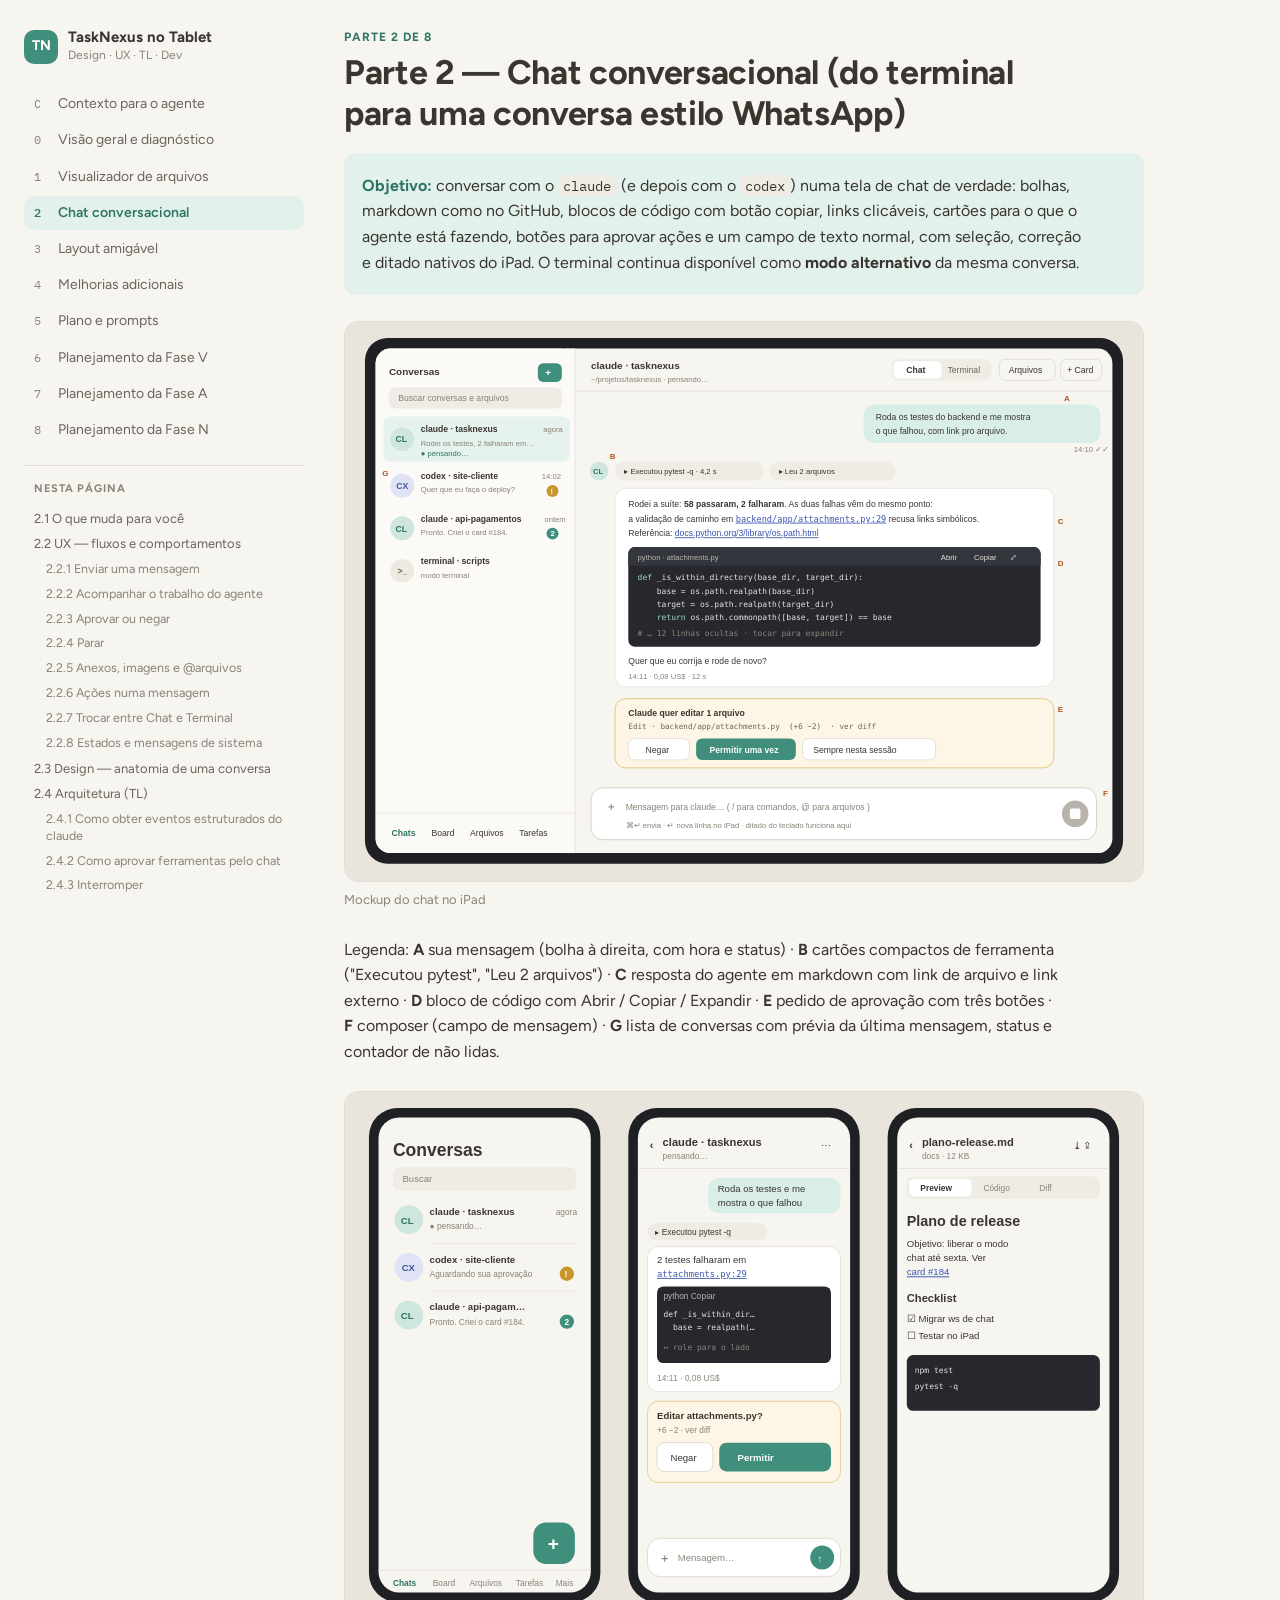
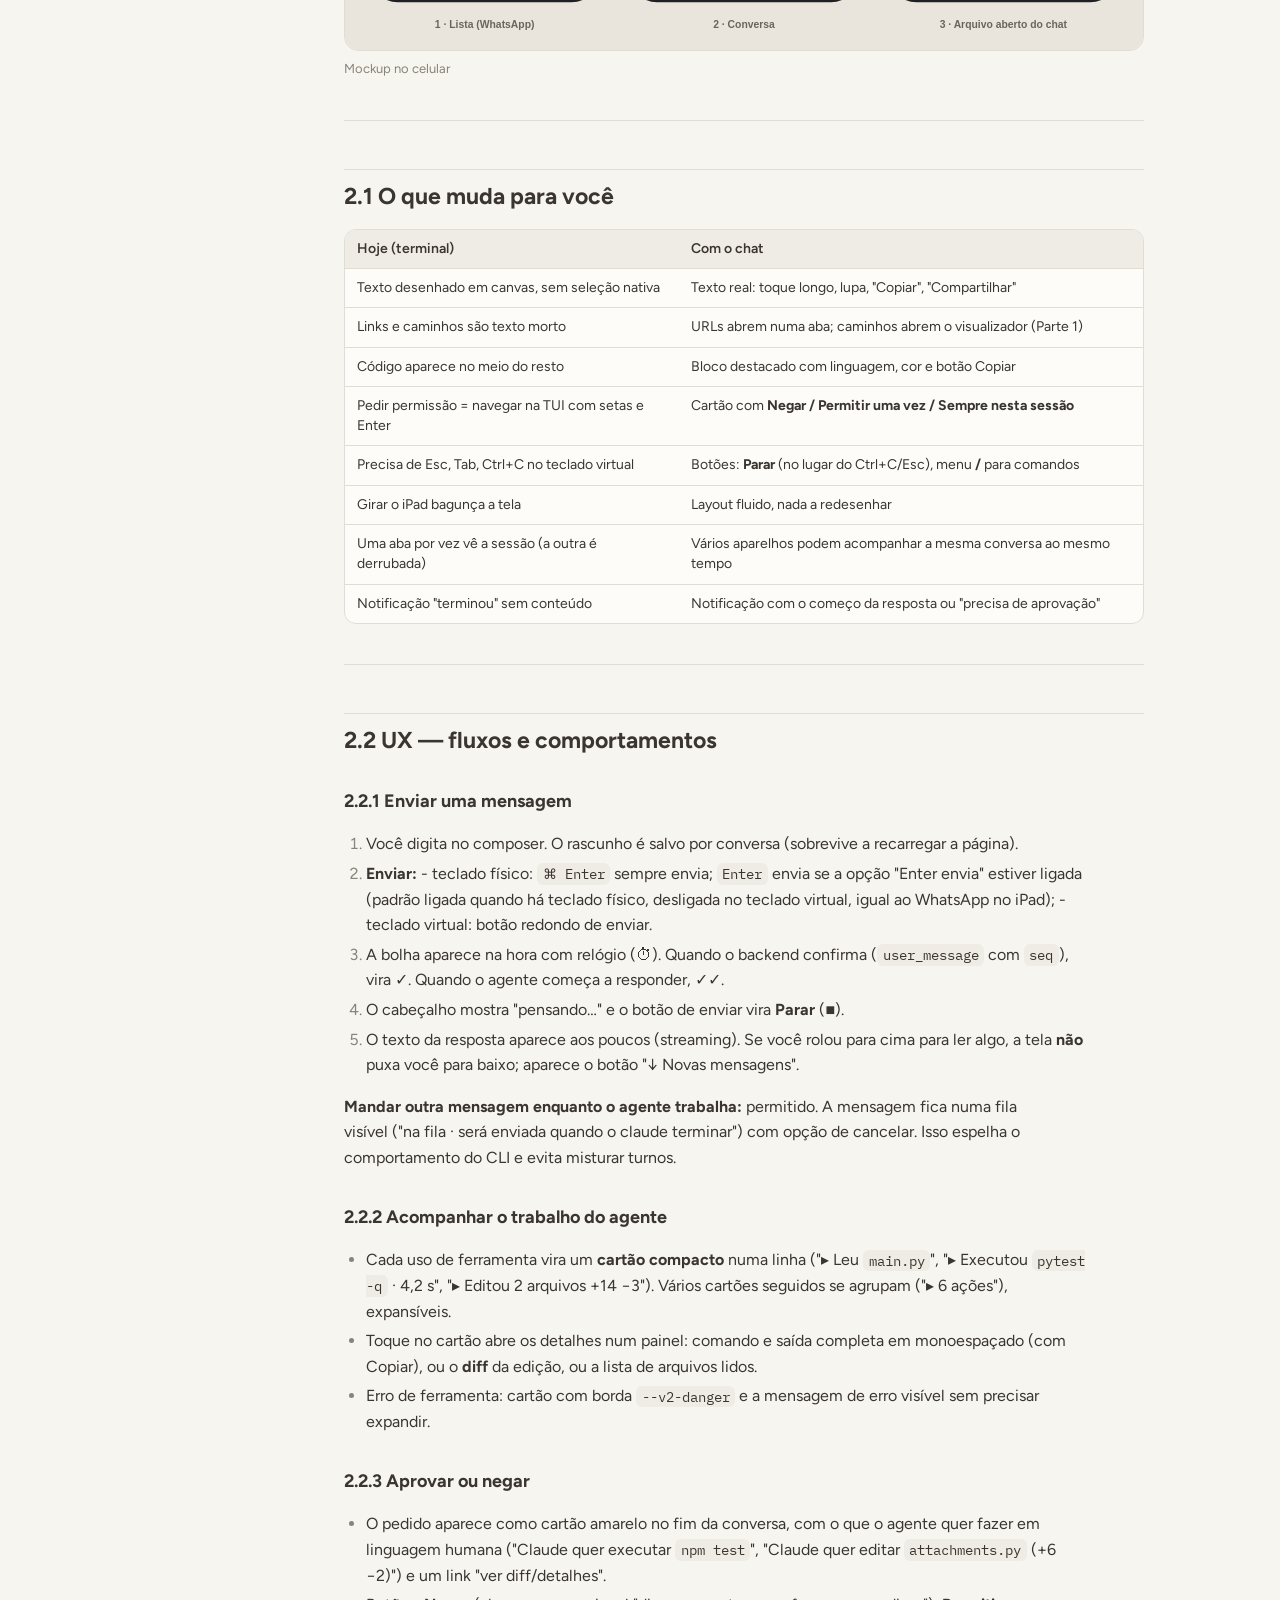
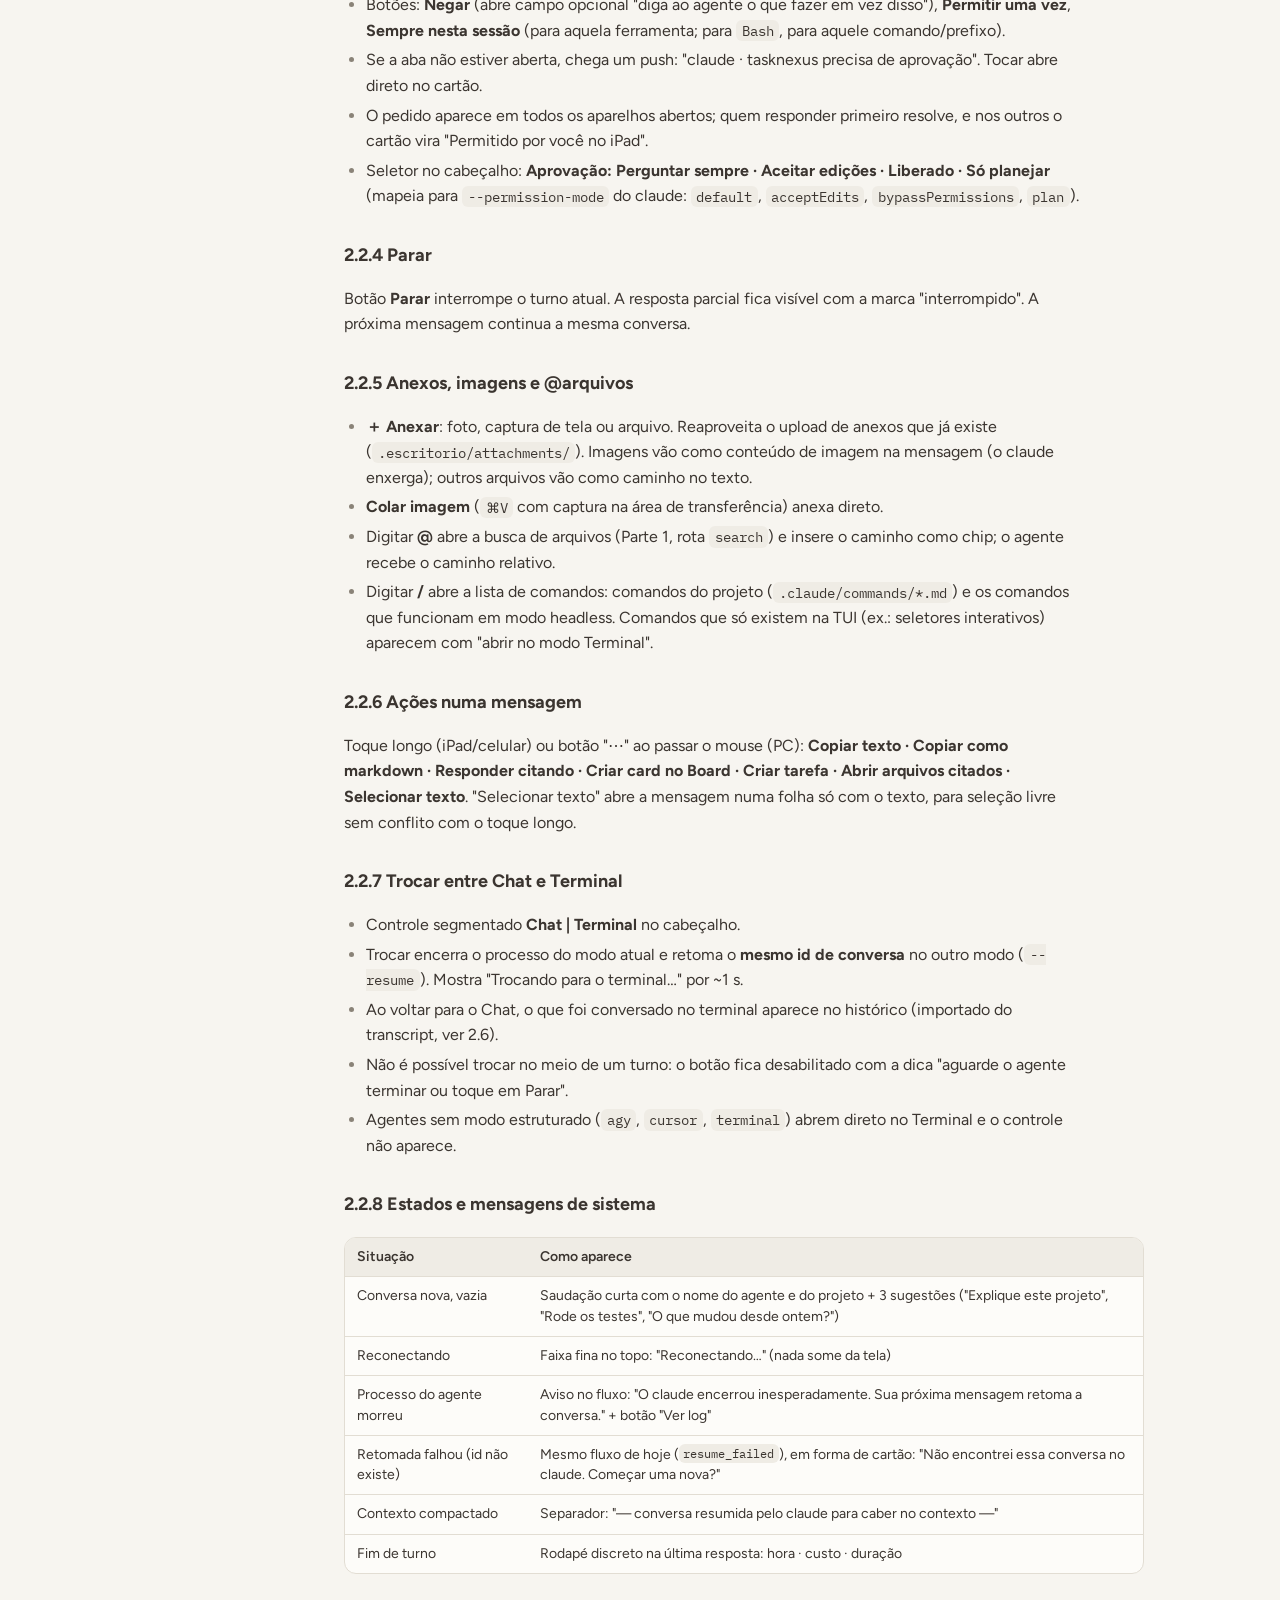
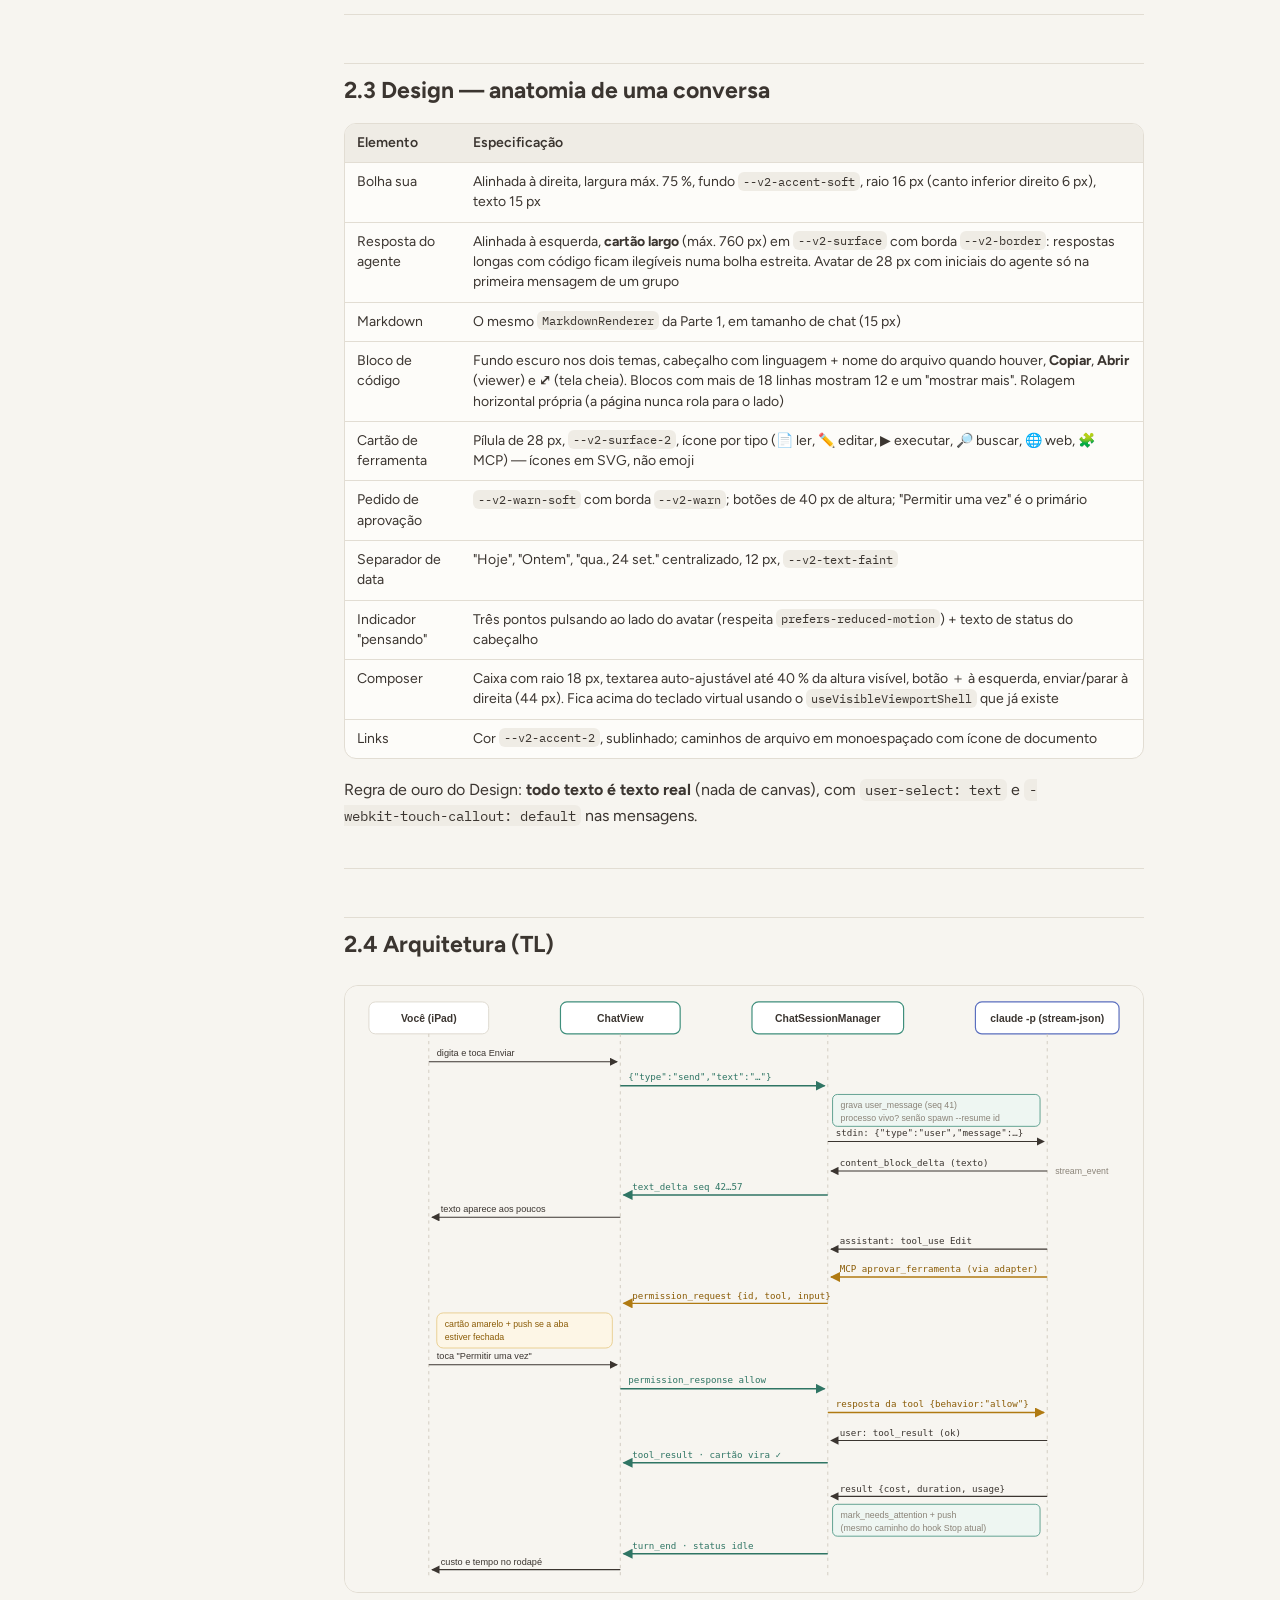
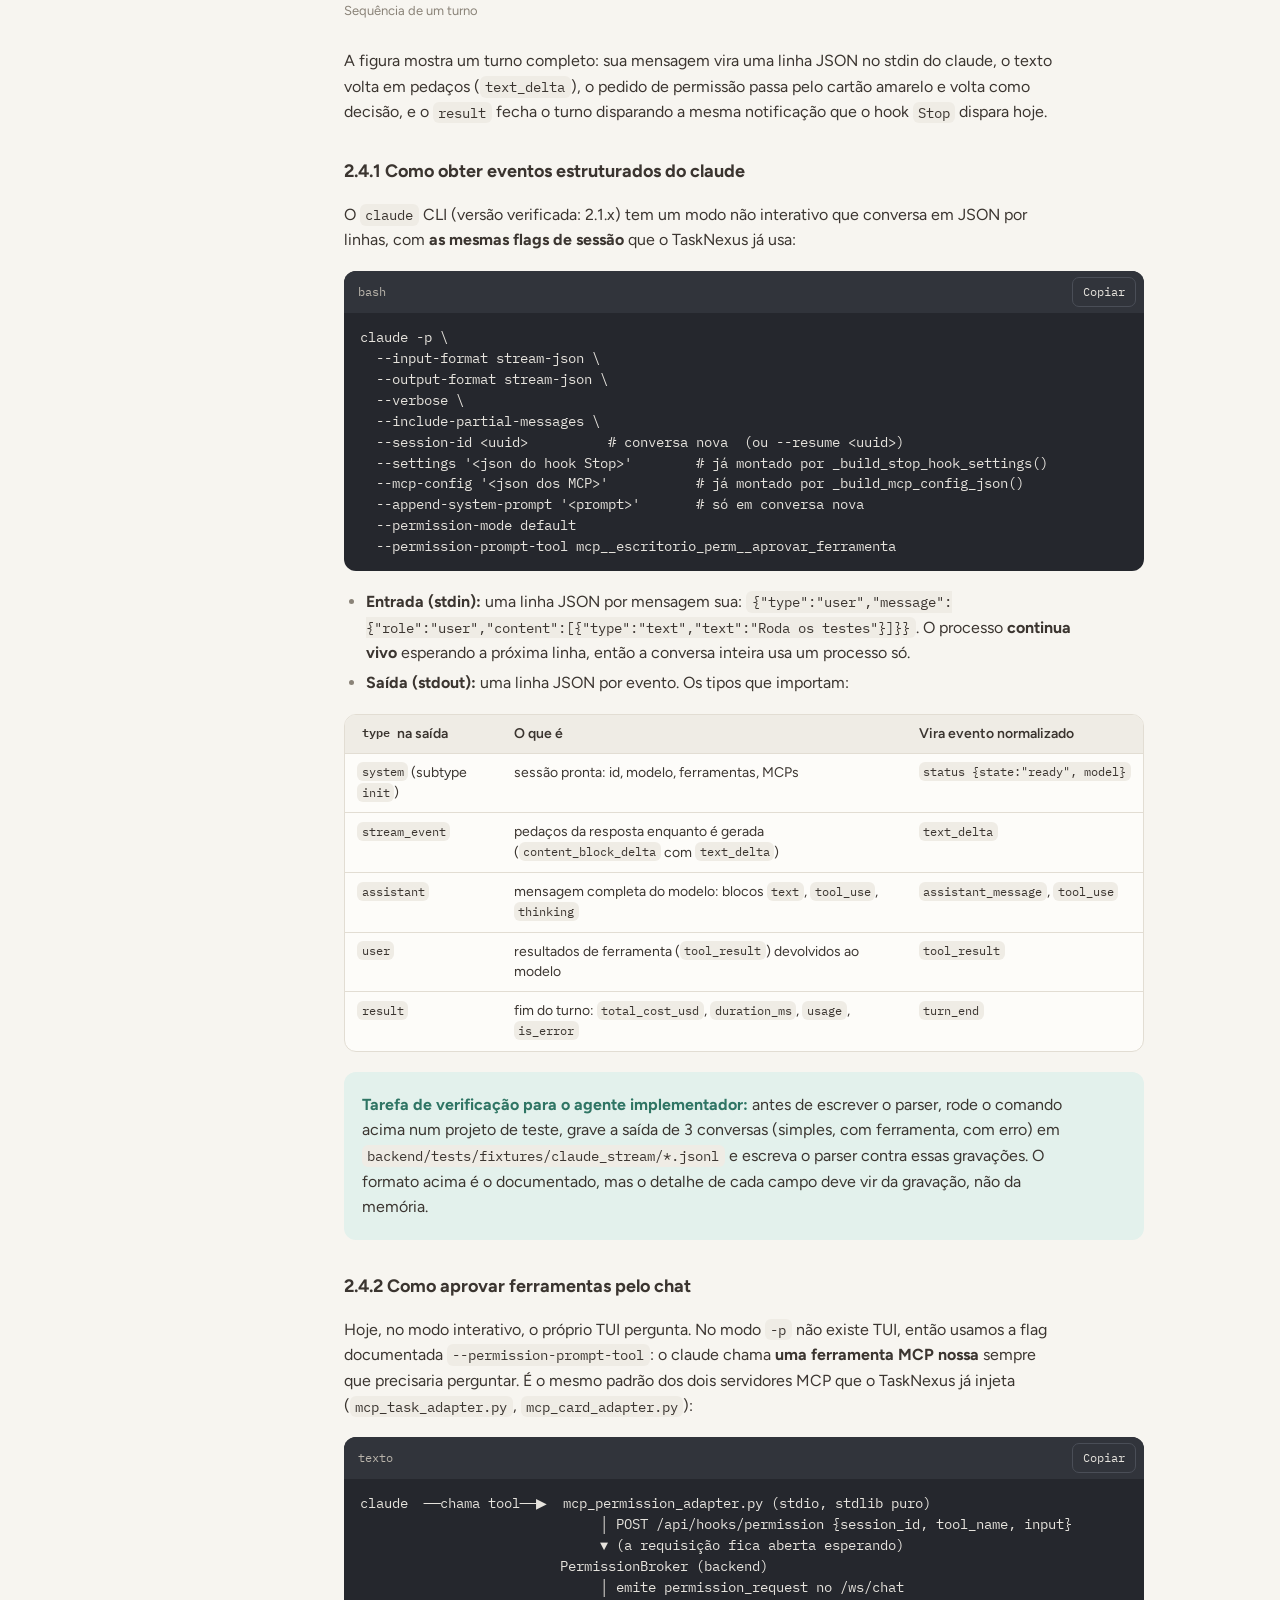
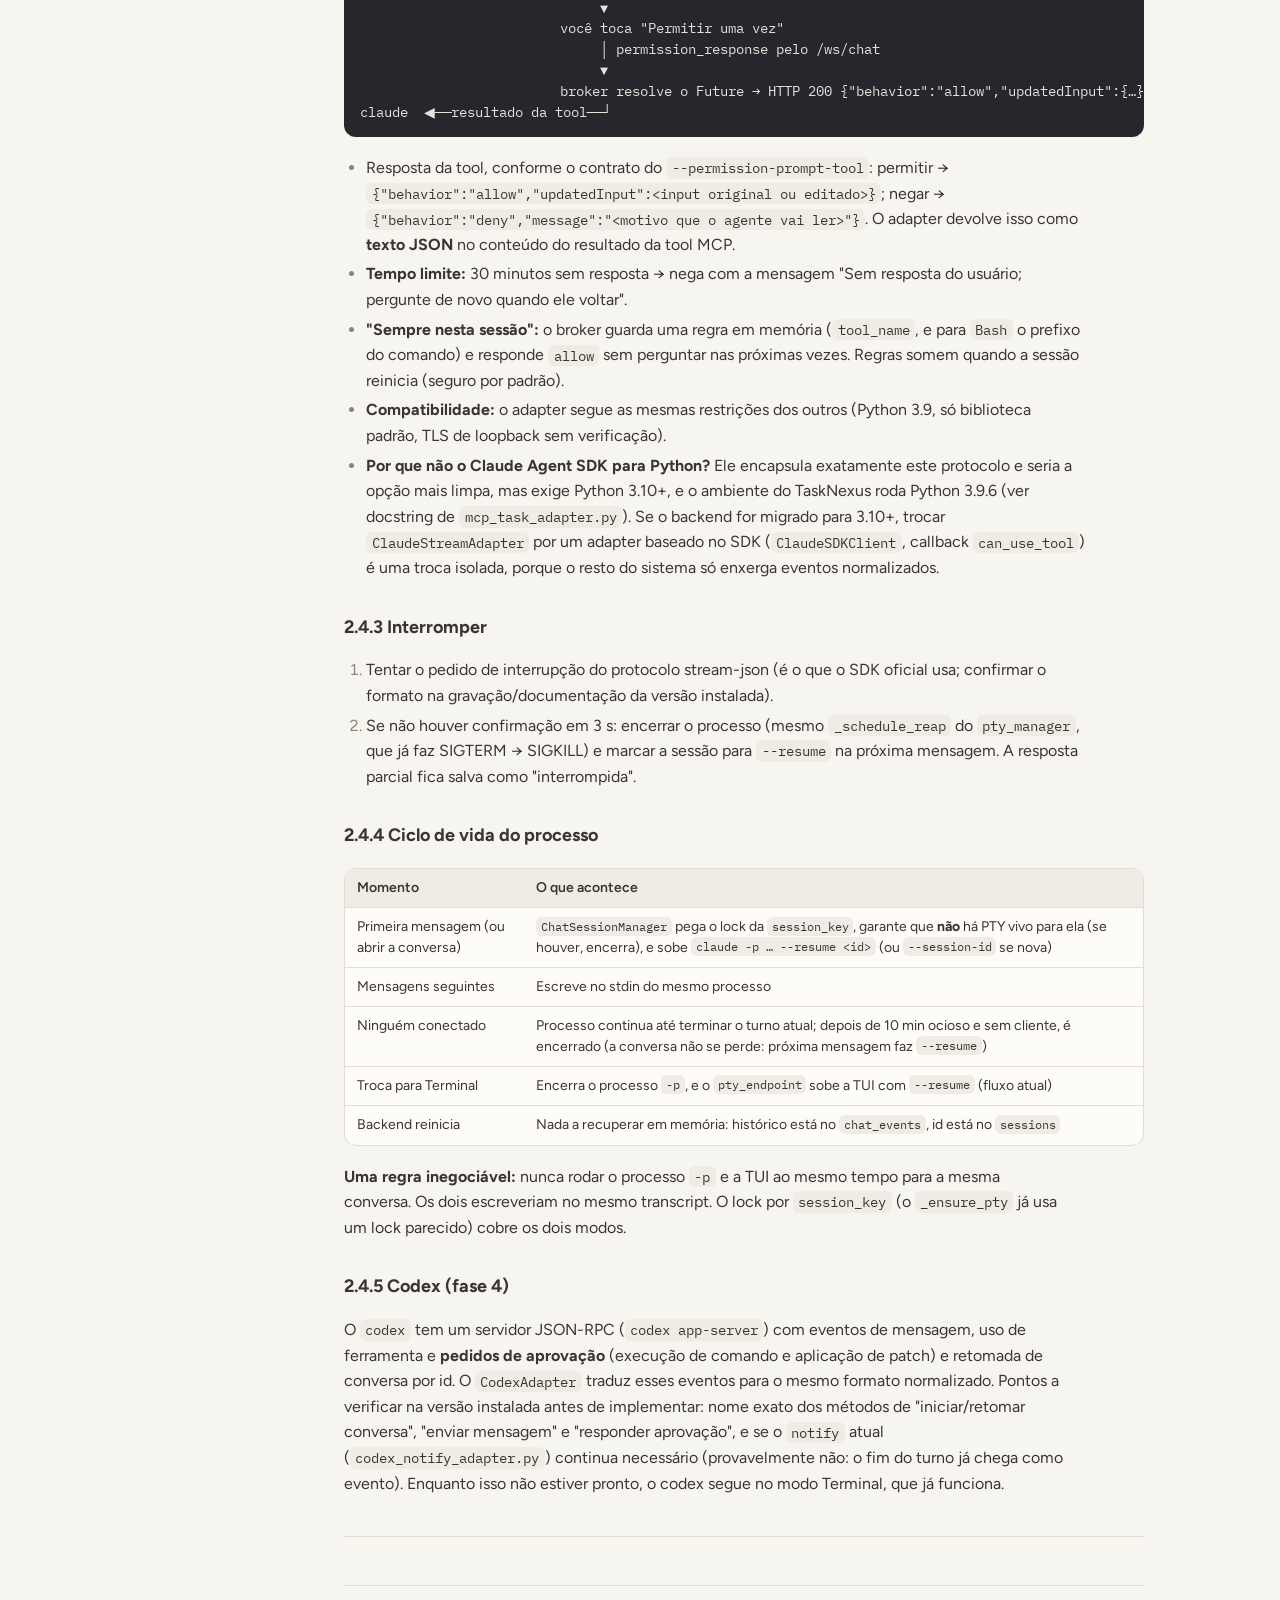
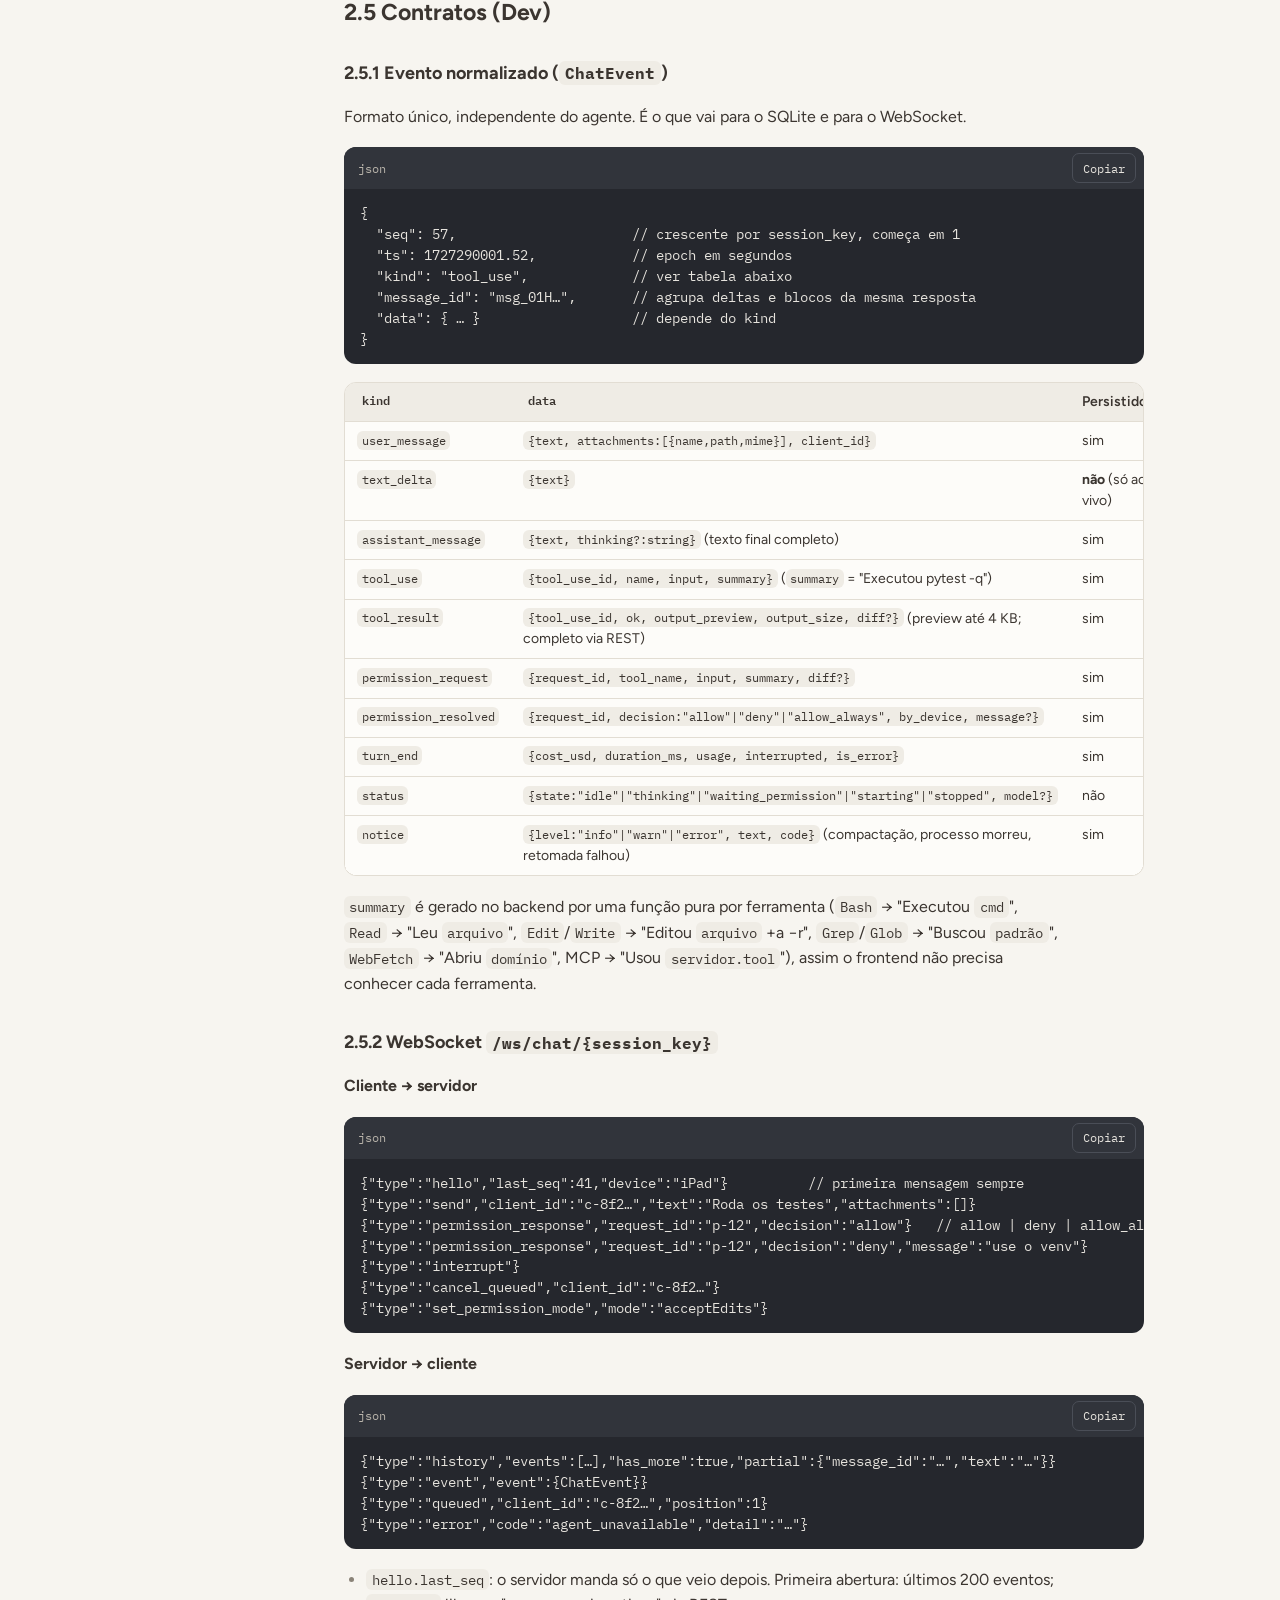
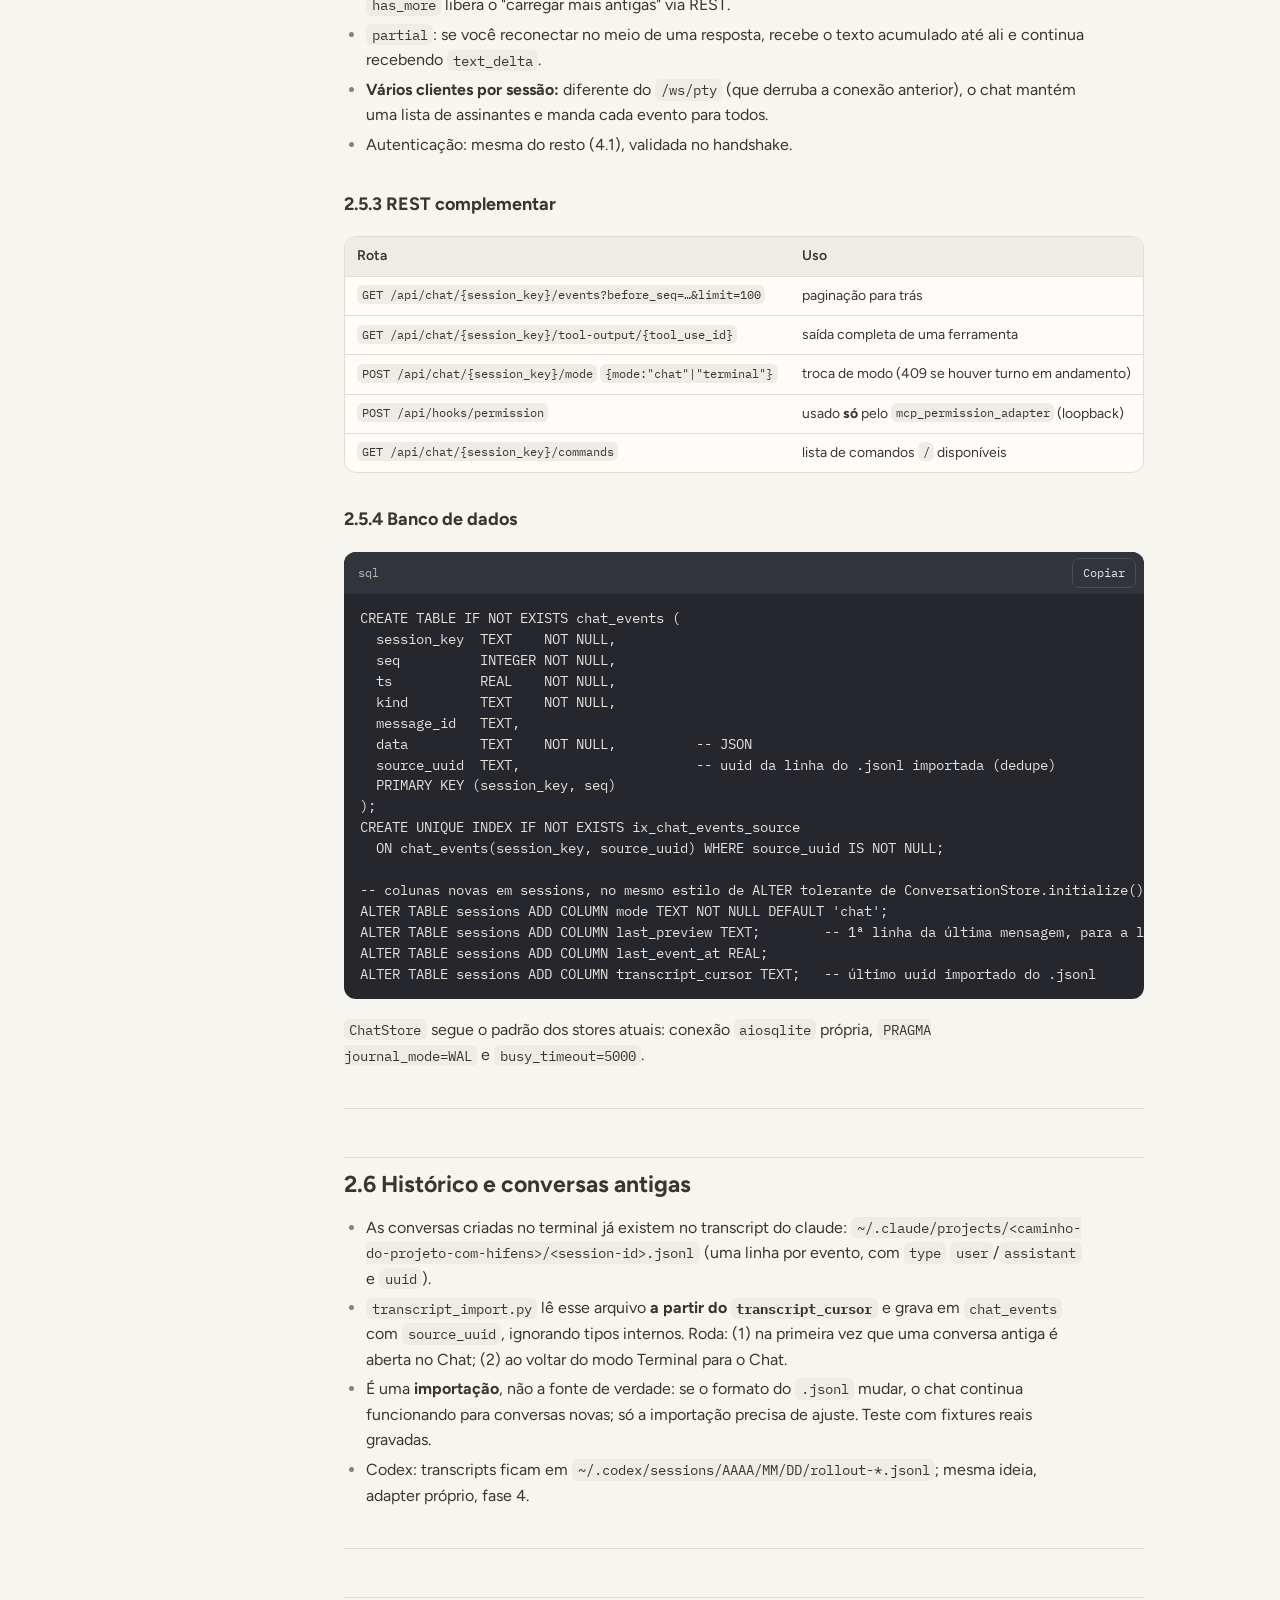
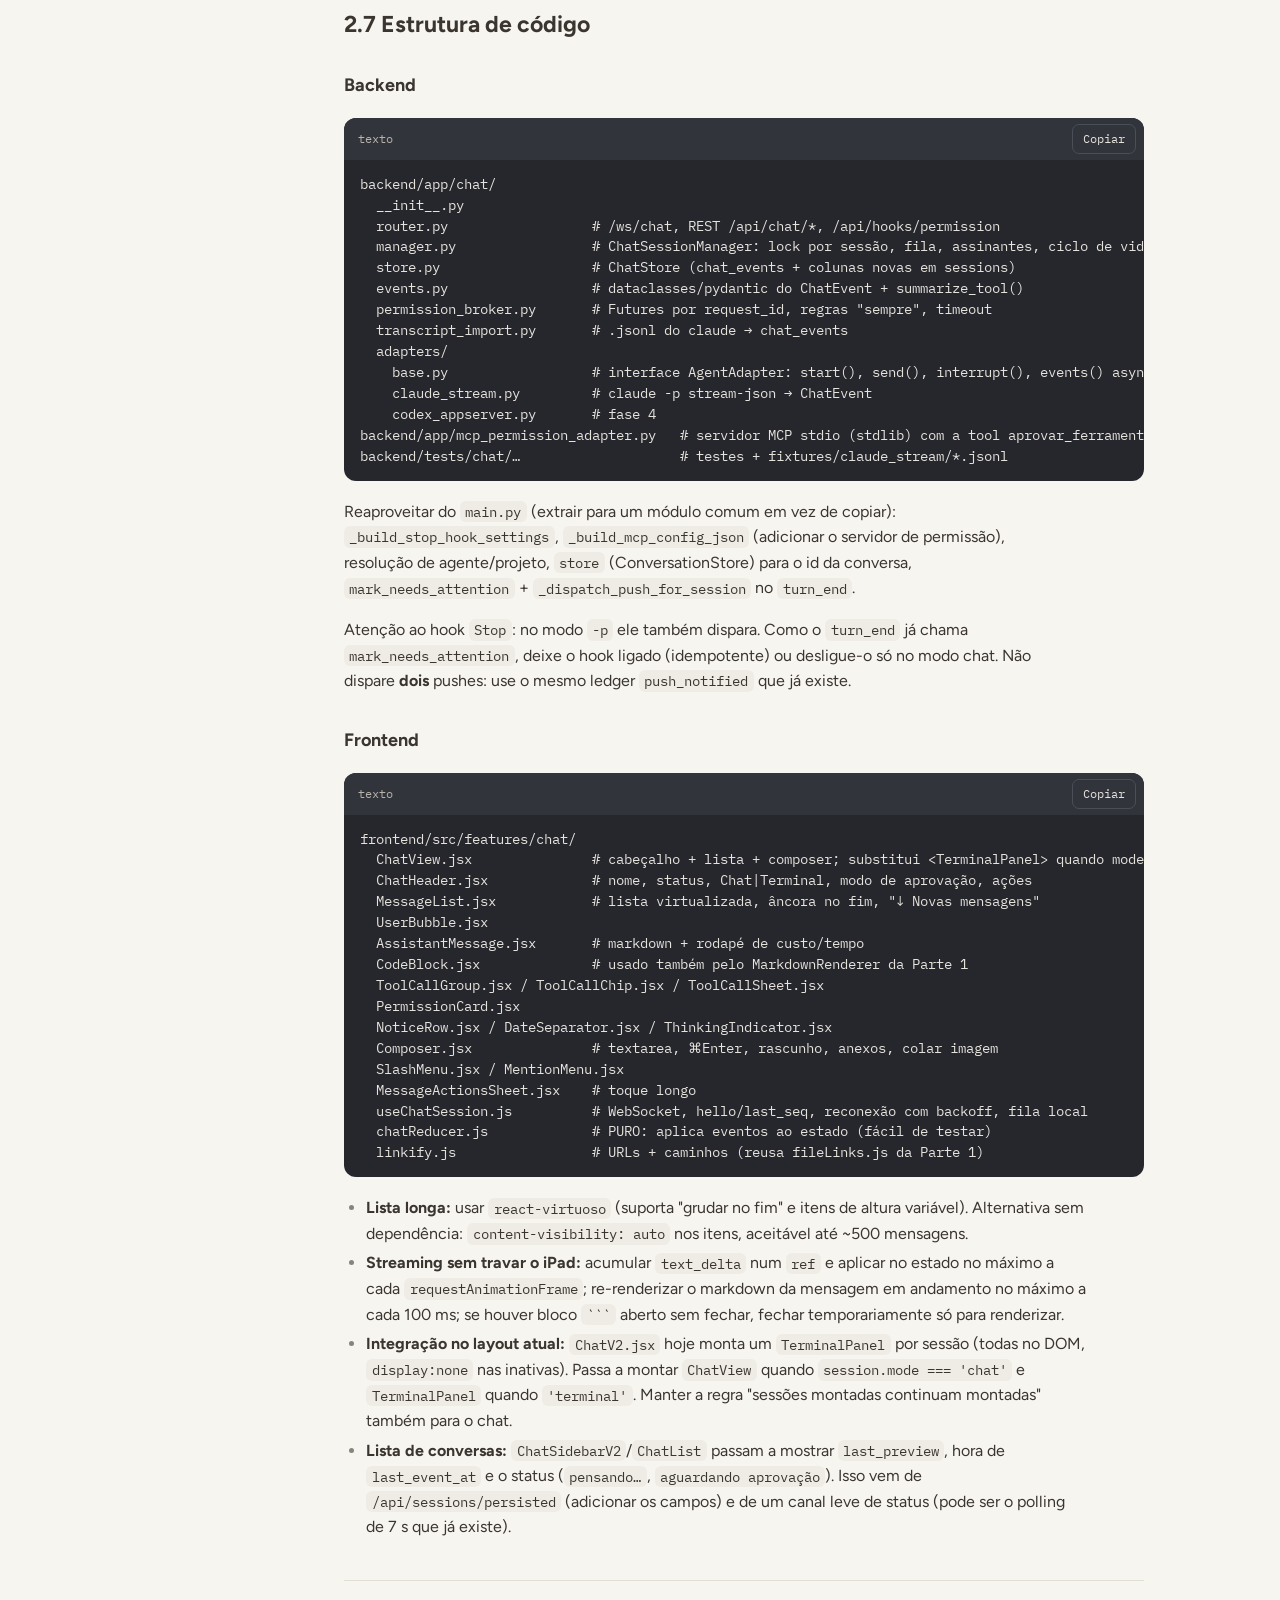
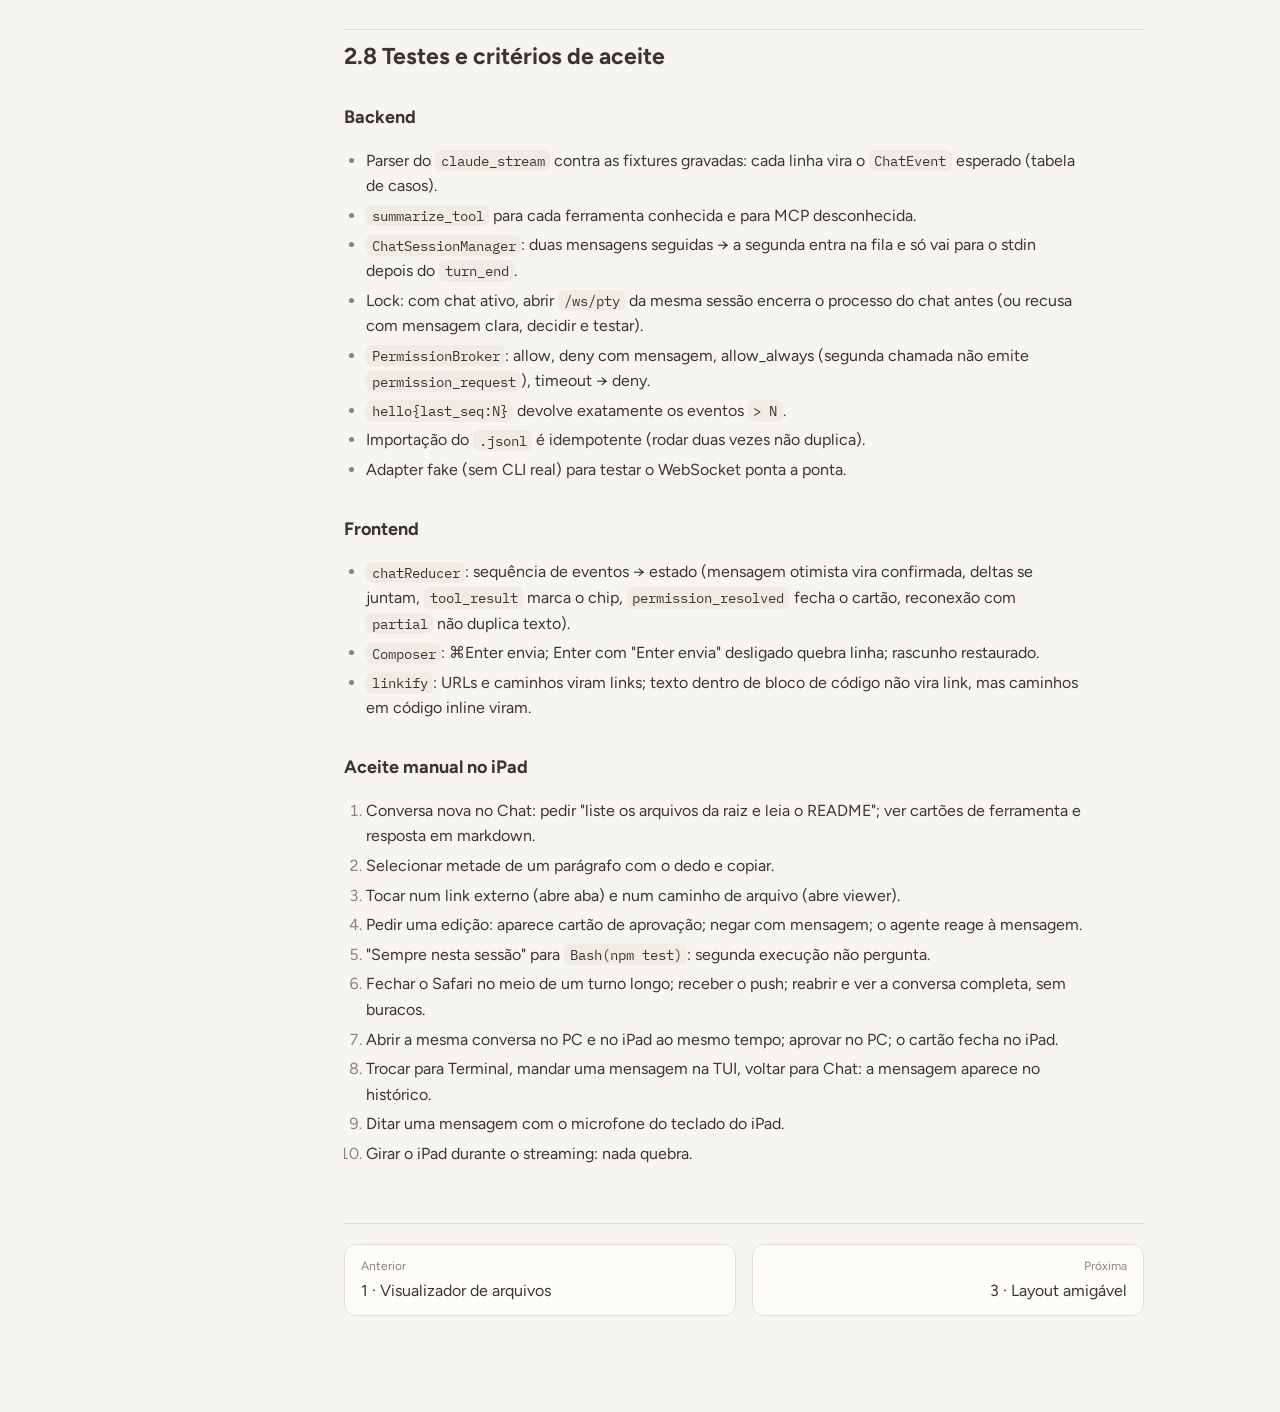
<file: docs/melhorias-tablet/02-chat-conversacional.html>
<!doctype html>
<html lang="pt-BR">
<head>
<meta charset="utf-8">
<meta name="viewport" content="width=device-width, initial-scale=1, viewport-fit=cover">
<title>TaskNexus no Tablet · Chat conversacional</title>
<link rel="preconnect" href="https://fonts.googleapis.com">
<link rel="preconnect" href="https://fonts.gstatic.com" crossorigin>
<link rel="stylesheet" href="https://fonts.googleapis.com/css2?family=Figtree:wght@400;500;600;700&family=IBM+Plex+Mono:wght@400;500&display=swap">
<style>
:root{
  --bg:#f7f5f0; --surface:#fdfcf9; --surface-2:#efece5; --border:#e2ddd3;
  --text:#3b3530; --dim:#6b645c; --faint:#8a8378;
  --accent:#3f8f7c; --accent-strong:#2f7564; --accent-soft:#e3f1ec;
  --accent-2:#4b5fb0; --warn-soft:#fbf3e1; --warn:#c9962d;
  --code-bg:#25272d; --code-fg:#e6e3dd; --code-head:#31343b;
  --shadow:0 1px 2px rgba(60,50,40,.06),0 6px 20px rgba(60,50,40,.06);
}
@media (prefers-color-scheme: dark){
  :root:not([data-theme="light"]){
    color-scheme:dark;
    --bg:#1f2227; --surface:#262a31; --surface-2:#2f343c; --border:#3b414b;
    --text:#e7e8ec; --dim:#b2b6bf; --faint:#8f94a0;
    --accent:#7cc6b1; --accent-strong:#9ad8c6; --accent-soft:#233a35;
    --accent-2:#a3b1ea; --warn-soft:#3a3222; --warn:#e0b85a;
    --code-bg:#17191d; --code-fg:#e6e3dd; --code-head:#22252b;
    --shadow:none;
  }
}
:root[data-theme="dark"]{
  color-scheme:dark;
  --bg:#1f2227; --surface:#262a31; --surface-2:#2f343c; --border:#3b414b;
  --text:#e7e8ec; --dim:#b2b6bf; --faint:#8f94a0;
  --accent:#7cc6b1; --accent-strong:#9ad8c6; --accent-soft:#233a35;
  --accent-2:#a3b1ea; --warn-soft:#3a3222; --warn:#e0b85a;
  --code-bg:#17191d; --code-fg:#e6e3dd; --code-head:#22252b;
  --shadow:none;
}
*{box-sizing:border-box}
html{scroll-behavior:smooth;-webkit-text-size-adjust:100%}
@media (prefers-reduced-motion: reduce){html{scroll-behavior:auto}}
body{margin:0;background:var(--bg);color:var(--text);
  font-family:Figtree,-apple-system,"Segoe UI",Roboto,sans-serif;font-size:16px;line-height:1.6}
a{color:var(--accent-2)}
a:focus-visible,button:focus-visible{outline:2px solid var(--accent);outline-offset:2px;border-radius:4px}
code,pre,kbd{font-family:"IBM Plex Mono",ui-monospace,Menlo,Consolas,monospace}

.shell{display:grid;grid-template-columns:280px minmax(0,1fr);max-width:1320px;margin:0 auto;
  padding-inline:24px;gap:40px}
.side{position:sticky;top:env(safe-area-inset-top,0px);align-self:start;max-height:100vh;overflow:auto;
  padding-block:28px 40px}
.brand{display:flex;align-items:center;gap:10px;text-decoration:none;color:var(--text);margin-bottom:22px}
.brand-mark{width:34px;height:34px;border-radius:10px;background:var(--accent);display:grid;place-items:center;
  color:#fff;font-weight:700;font-size:14px}
.brand b{display:block;font-size:15px;line-height:1.2}
.brand-text>span{display:block;font-size:12px;color:var(--faint)}
.parts{list-style:none;margin:0;padding:0;display:flex;flex-direction:column;gap:2px}
.parts a{display:flex;gap:10px;align-items:baseline;padding:8px 10px;border-radius:10px;text-decoration:none;
  color:var(--dim);font-size:14px;line-height:1.3}
.parts a .n{font-family:"IBM Plex Mono",monospace;font-size:12px;color:var(--faint);min-width:14px}
.parts a:hover{background:var(--surface-2);color:var(--text)}
.parts a.on{background:var(--accent-soft);color:var(--accent-strong);font-weight:600}
.parts a.on .n{color:var(--accent-strong)}
.toc{margin-top:18px;padding-top:14px;border-top:1px solid var(--border)}
.toc-title{font-size:11px;font-weight:700;letter-spacing:.08em;text-transform:uppercase;color:var(--faint);
  margin:0 0 8px 10px}
.toc ul{list-style:none;margin:0;padding:0}
.toc a{display:block;padding:4px 10px;font-size:13px;color:var(--dim);text-decoration:none;line-height:1.35;
  border-radius:8px}
.toc a:hover{color:var(--text);background:var(--surface-2)}
.toc ul ul a{padding-left:22px;font-size:12.5px;color:var(--faint)}
.theme-btn{margin-top:18px;margin-left:10px;font:inherit;font-size:12.5px;color:var(--dim);background:none;
  border:1px solid var(--border);border-radius:8px;padding:6px 10px;cursor:pointer;min-height:36px}

main{padding-block:28px 96px;min-width:0;overflow-x:clip}
.doc{max-width:80ch}
.eyebrow{font-size:12px;font-weight:700;letter-spacing:.08em;text-transform:uppercase;color:var(--accent-strong);
  margin:0 0 6px}
.doc h1{font-size:clamp(26px,3.4vw,34px);line-height:1.2;margin:0 0 18px;text-wrap:balance;letter-spacing:-.01em}
.doc h2{font-size:23px;line-height:1.25;margin:48px 0 12px;padding-top:12px;border-top:1px solid var(--border);
  text-wrap:balance}
.doc h3{font-size:18px;margin:32px 0 8px;text-wrap:balance}
.doc h4{font-size:16px;margin:24px 0 6px}
.doc h1+p,.doc h1+blockquote{margin-top:0}
.doc p,.doc li{max-width:72ch}
.doc ul,.doc ol{padding-left:1.4em}
.doc li{margin:4px 0}
.doc li::marker{color:var(--faint)}
.doc hr{border:0;border-top:1px solid var(--border);margin:40px 0}
.doc blockquote{margin:20px 0;padding:14px 18px;background:var(--accent-soft);border-radius:12px;color:var(--text)}
.doc blockquote p{margin:6px 0}
.doc blockquote strong:first-child{color:var(--accent-strong)}
.doc :not(pre)>code{font-size:.88em;background:var(--surface-2);padding:.12em .38em;border-radius:6px;
  overflow-wrap:anywhere}
.table-wrap{overflow-x:auto;margin:18px 0;border:1px solid var(--border);border-radius:12px;background:var(--surface)}
.doc table{border-collapse:collapse;width:100%;font-size:14px;line-height:1.45}
.doc th,.doc td{padding:9px 12px;text-align:left;vertical-align:top;border-bottom:1px solid var(--border)}
.doc th{background:var(--surface-2);font-weight:600;white-space:nowrap}
.doc tr:last-child td{border-bottom:0}
.doc td code{white-space:nowrap}
.code{position:relative;margin:18px 0;border-radius:12px;background:var(--code-bg);overflow:hidden}
.code-head{display:flex;justify-content:space-between;align-items:center;padding:6px 8px 6px 14px;
  background:var(--code-head);font-size:12px;color:#b9b4ab;font-family:"IBM Plex Mono",monospace}
.copy{font:inherit;font-size:12px;color:#e6e3dd;background:transparent;border:1px solid #4a4e57;border-radius:7px;
  padding:4px 10px;cursor:pointer;min-height:30px}
.copy:hover{background:#3a3e46}
.code pre{margin:0;padding:14px 16px;overflow-x:auto;color:var(--code-fg);font-size:13.5px;line-height:1.55;
  -webkit-overflow-scrolling:touch}
.doc figure{margin:26px 0}
.doc figure img{display:block;width:100%;height:auto;border-radius:14px;border:1px solid var(--border)}
.doc figcaption{font-size:13px;color:var(--faint);margin-top:8px}
.doc input[type=checkbox]{margin-right:6px}
.pager{display:flex;justify-content:space-between;gap:16px;margin-top:56px;padding-top:20px;
  border-top:1px solid var(--border);flex-wrap:wrap}
.pager a{display:flex;flex-direction:column;gap:2px;padding:12px 16px;border:1px solid var(--border);
  border-radius:12px;text-decoration:none;color:var(--text);background:var(--surface);min-width:0;flex:1 1 220px}
.pager a small{color:var(--faint);font-size:12px}
.pager a.next{text-align:right}
.part-sep{margin-top:80px}
.topbar{display:none}

/* Pygments (tema escuro nos dois temas, casa com o bloco de código do chat) */
.hl .k,.hl .kn,.hl .kd,.hl .kr,.hl .kc,.hl .ow{color:#9fd9c5}
.hl .s,.hl .s1,.hl .s2,.hl .sb,.hl .sd,.hl .se,.hl .si,.hl .sh{color:#e7c07b}
.hl .c,.hl .c1,.hl .cm,.hl .ch,.hl .cs{color:#8a8f98;font-style:italic}
.hl .nf,.hl .fm{color:#a9c1ff}
.hl .nc,.hl .nn{color:#f0b5d0}
.hl .m,.hl .mi,.hl .mf{color:#f5a97f}
.hl .nt{color:#9fd9c5}
.hl .na,.hl .nb,.hl .bp{color:#c4b5fd}
.hl .p,.hl .o{color:#cfcac2}
.hl .err{color:inherit;background:none}

@media (max-width:1000px){
  .shell{grid-template-columns:minmax(0,1fr);padding-inline:16px;gap:0}
  .side{display:none}
  .topbar{display:flex;gap:6px;overflow-x:auto;position:sticky;top:env(safe-area-inset-top,0px);z-index:5;
    background:var(--bg);padding:10px 16px;border-bottom:1px solid var(--border);-webkit-overflow-scrolling:touch}
  .topbar a{flex:0 0 auto;padding:7px 12px;border-radius:999px;border:1px solid var(--border);font-size:13px;
    text-decoration:none;color:var(--dim);background:var(--surface);min-height:36px;display:flex;align-items:center}
  .topbar a.on{background:var(--accent-soft);color:var(--accent-strong);border-color:transparent;font-weight:600}
  main{padding-block:20px 72px}
  .doc h2{font-size:21px}
}
</style>
</head>
<body>
<nav class="topbar" aria-label="Partes"><a href="CONTEXTO-PARA-AGENTE.html">C · Contexto para o agente</a><a href="00-visao-geral-e-diagnostico.html">0 · Visão geral e diagnóstico</a><a href="01-visualizador-de-arquivos.html">1 · Visualizador de arquivos</a><a class="on" href="02-chat-conversacional.html">2 · Chat conversacional</a><a href="03-layout-amigavel.html">3 · Layout amigável</a><a href="04-melhorias-adicionais.html">4 · Melhorias adicionais</a><a href="05-plano-de-execucao-e-prompts.html">5 · Plano e prompts</a><a href="06-planejamento-fase-v.html">6 · Planejamento da Fase V</a><a href="07-planejamento-artefatos.html">7 · Planejamento da Fase A</a><a href="08-planejamento-navegacao-cliente-projeto.html">8 · Planejamento da Fase N</a></nav>
<div class="shell">
  <aside class="side" aria-label="Navegação">
    <a class="brand" href="#top"><span class="brand-mark">TN</span><span class="brand-text"><b>TaskNexus no Tablet</b><span>Design · UX · TL · Dev</span></span></a>
    <ul class="parts"><li><a href="CONTEXTO-PARA-AGENTE.html"><span class="n">C</span><span>Contexto para o agente</span></a></li><li><a href="00-visao-geral-e-diagnostico.html"><span class="n">0</span><span>Visão geral e diagnóstico</span></a></li><li><a href="01-visualizador-de-arquivos.html"><span class="n">1</span><span>Visualizador de arquivos</span></a></li><li><a class="on" href="02-chat-conversacional.html"><span class="n">2</span><span>Chat conversacional</span></a></li><li><a href="03-layout-amigavel.html"><span class="n">3</span><span>Layout amigável</span></a></li><li><a href="04-melhorias-adicionais.html"><span class="n">4</span><span>Melhorias adicionais</span></a></li><li><a href="05-plano-de-execucao-e-prompts.html"><span class="n">5</span><span>Plano e prompts</span></a></li><li><a href="06-planejamento-fase-v.html"><span class="n">6</span><span>Planejamento da Fase V</span></a></li><li><a href="07-planejamento-artefatos.html"><span class="n">7</span><span>Planejamento da Fase A</span></a></li><li><a href="08-planejamento-navegacao-cliente-projeto.html"><span class="n">8</span><span>Planejamento da Fase N</span></a></li></ul>
    <div class="toc"><p class="toc-title">Nesta página</p><ul><li><a href="#21-o-que-muda-para-você">2.1 O que muda para você</a></li><li><a href="#22-ux-fluxos-e-comportamentos">2.2 UX — fluxos e comportamentos</a><ul><li><a href="#221-enviar-uma-mensagem">2.2.1 Enviar uma mensagem</a></li><li><a href="#222-acompanhar-o-trabalho-do-agente">2.2.2 Acompanhar o trabalho do agente</a></li><li><a href="#223-aprovar-ou-negar">2.2.3 Aprovar ou negar</a></li><li><a href="#224-parar">2.2.4 Parar</a></li><li><a href="#225-anexos-imagens-e-arquivos">2.2.5 Anexos, imagens e @arquivos</a></li><li><a href="#226-ações-numa-mensagem">2.2.6 Ações numa mensagem</a></li><li><a href="#227-trocar-entre-chat-e-terminal">2.2.7 Trocar entre Chat e Terminal</a></li><li><a href="#228-estados-e-mensagens-de-sistema">2.2.8 Estados e mensagens de sistema</a></li></ul></li><li><a href="#23-design-anatomia-de-uma-conversa">2.3 Design — anatomia de uma conversa</a></li><li><a href="#24-arquitetura-tl">2.4 Arquitetura (TL)</a><ul><li><a href="#241-como-obter-eventos-estruturados-do-claude">2.4.1 Como obter eventos estruturados do claude</a></li><li><a href="#242-como-aprovar-ferramentas-pelo-chat">2.4.2 Como aprovar ferramentas pelo chat</a></li><li><a href="#243-interromper">2.4.3 Interromper</a></li><li><a href="#244-ciclo-de-vida-do-processo">2.4.4 Ciclo de vida do processo</a></li><li><a href="#245-codex-fase-4">2.4.5 Codex (fase 4)</a></li></ul></li><li><a href="#25-contratos-dev">2.5 Contratos (Dev)</a><ul><li><a href="#251-evento-normalizado-chatevent">2.5.1 Evento normalizado (ChatEvent)</a></li><li><a href="#252-websocket-wschatsession_key">2.5.2 WebSocket /ws/chat/{session_key}</a></li><li><a href="#253-rest-complementar">2.5.3 REST complementar</a></li><li><a href="#254-banco-de-dados">2.5.4 Banco de dados</a></li></ul></li><li><a href="#26-histórico-e-conversas-antigas">2.6 Histórico e conversas antigas</a></li><li><a href="#27-estrutura-de-código">2.7 Estrutura de código</a><ul><li><a href="#backend">Backend</a></li><li><a href="#frontend">Frontend</a></li></ul></li><li><a href="#28-testes-e-critérios-de-aceite">2.8 Testes e critérios de aceite</a><ul><li><a href="#backend_1">Backend</a></li><li><a href="#frontend_1">Frontend</a></li><li><a href="#aceite-manual-no-ipad">Aceite manual no iPad</a></li></ul></li></ul></div>
    <button class="theme-btn" type="button">Tema: sistema</button>
  </aside>
  <main id="top"><article class="doc"><p class="eyebrow">Parte 2 de 8</p><h1 id="parte-2-chat-conversacional-do-terminal-para-uma-conversa-estilo-whatsapp">Parte 2 — Chat conversacional (do terminal para uma conversa estilo WhatsApp)</h1>
<blockquote>
<p><strong>Objetivo:</strong> conversar com o <code>claude</code> (e depois com o <code>codex</code>) numa tela de
chat de verdade: bolhas, markdown como no GitHub, blocos de código com botão
copiar, links clicáveis, cartões para o que o agente está fazendo, botões
para aprovar ações e um campo de texto normal, com seleção, correção e
ditado nativos do iPad. O terminal continua disponível como <strong>modo
alternativo</strong> da mesma conversa.</p>
</blockquote>
<figure><img src="img/03-mockup-chat-ipad.svg" alt="Mockup do chat no iPad" loading="lazy"><figcaption>Mockup do chat no iPad</figcaption></figure>
<p>Legenda: <strong>A</strong> sua mensagem (bolha à direita, com hora e status) · <strong>B</strong>
cartões compactos de ferramenta ("Executou pytest", "Leu 2 arquivos") ·
<strong>C</strong> resposta do agente em markdown com link de arquivo e link externo ·
<strong>D</strong> bloco de código com Abrir / Copiar / Expandir · <strong>E</strong> pedido de
aprovação com três botões · <strong>F</strong> composer (campo de mensagem) · <strong>G</strong> lista de
conversas com prévia da última mensagem, status e contador de não lidas.</p>
<figure><img src="img/05-mockup-celular.svg" alt="Mockup no celular" loading="lazy"><figcaption>Mockup no celular</figcaption></figure>
<hr />
<h2 id="21-o-que-muda-para-você">2.1 O que muda para você</h2>
<div class="table-wrap"><table>
<thead>
<tr>
<th>Hoje (terminal)</th>
<th>Com o chat</th>
</tr>
</thead>
<tbody>
<tr>
<td>Texto desenhado em canvas, sem seleção nativa</td>
<td>Texto real: toque longo, lupa, "Copiar", "Compartilhar"</td>
</tr>
<tr>
<td>Links e caminhos são texto morto</td>
<td>URLs abrem numa aba; caminhos abrem o visualizador (Parte 1)</td>
</tr>
<tr>
<td>Código aparece no meio do resto</td>
<td>Bloco destacado com linguagem, cor e botão Copiar</td>
</tr>
<tr>
<td>Pedir permissão = navegar na TUI com setas e Enter</td>
<td>Cartão com <strong>Negar / Permitir uma vez / Sempre nesta sessão</strong></td>
</tr>
<tr>
<td>Precisa de Esc, Tab, Ctrl+C no teclado virtual</td>
<td>Botões: <strong>Parar</strong> (no lugar do Ctrl+C/Esc), menu <strong>/</strong> para comandos</td>
</tr>
<tr>
<td>Girar o iPad bagunça a tela</td>
<td>Layout fluido, nada a redesenhar</td>
</tr>
<tr>
<td>Uma aba por vez vê a sessão (a outra é derrubada)</td>
<td>Vários aparelhos podem acompanhar a mesma conversa ao mesmo tempo</td>
</tr>
<tr>
<td>Notificação "terminou" sem conteúdo</td>
<td>Notificação com o começo da resposta ou "precisa de aprovação"</td>
</tr>
</tbody>
</table></div>
<hr />
<h2 id="22-ux-fluxos-e-comportamentos">2.2 UX — fluxos e comportamentos</h2>
<h3 id="221-enviar-uma-mensagem">2.2.1 Enviar uma mensagem</h3>
<ol>
<li>Você digita no composer. O rascunho é salvo por conversa (sobrevive a
   recarregar a página).</li>
<li><strong>Enviar:</strong>
   - teclado físico: <code>⌘ Enter</code> sempre envia; <code>Enter</code> envia se a opção
     "Enter envia" estiver ligada (padrão ligada quando há teclado físico,
     desligada no teclado virtual, igual ao WhatsApp no iPad);
   - teclado virtual: botão redondo de enviar.</li>
<li>A bolha aparece na hora com relógio (⏱). Quando o backend confirma
   (<code>user_message</code> com <code>seq</code>), vira ✓. Quando o agente começa a responder, ✓✓.</li>
<li>O cabeçalho mostra "pensando…" e o botão de enviar vira <strong>Parar</strong> (■).</li>
<li>O texto da resposta aparece aos poucos (streaming). Se você rolou para
   cima para ler algo, a tela <strong>não</strong> puxa você para baixo; aparece o botão
   "↓ Novas mensagens".</li>
</ol>
<p><strong>Mandar outra mensagem enquanto o agente trabalha:</strong> permitido. A mensagem
fica numa fila visível ("na fila · será enviada quando o claude terminar")
com opção de cancelar. Isso espelha o comportamento do CLI e evita misturar
turnos.</p>
<h3 id="222-acompanhar-o-trabalho-do-agente">2.2.2 Acompanhar o trabalho do agente</h3>
<ul>
<li>Cada uso de ferramenta vira um <strong>cartão compacto</strong> numa linha
  ("▸ Leu <code>main.py</code>", "▸ Executou <code>pytest -q</code> · 4,2 s", "▸ Editou 2 arquivos
  +14 −3"). Vários cartões seguidos se agrupam ("▸ 6 ações"), expansíveis.</li>
<li>Toque no cartão abre os detalhes num painel: comando e saída completa em
  monoespaçado (com Copiar), ou o <strong>diff</strong> da edição, ou a lista de arquivos lidos.</li>
<li>Erro de ferramenta: cartão com borda <code>--v2-danger</code> e a mensagem de erro visível
  sem precisar expandir.</li>
</ul>
<h3 id="223-aprovar-ou-negar">2.2.3 Aprovar ou negar</h3>
<ul>
<li>O pedido aparece como cartão amarelo no fim da conversa, com o que o agente
  quer fazer em linguagem humana ("Claude quer executar <code>npm test</code>",
  "Claude quer editar <code>attachments.py</code> (+6 −2)") e um link "ver diff/detalhes".</li>
<li>Botões: <strong>Negar</strong> (abre campo opcional "diga ao agente o que fazer em vez
  disso"), <strong>Permitir uma vez</strong>, <strong>Sempre nesta sessão</strong> (para aquela
  ferramenta; para <code>Bash</code>, para aquele comando/prefixo).</li>
<li>Se a aba não estiver aberta, chega um push: "claude · tasknexus precisa de
  aprovação". Tocar abre direto no cartão.</li>
<li>O pedido aparece em todos os aparelhos abertos; quem responder primeiro
  resolve, e nos outros o cartão vira "Permitido por você no iPad".</li>
<li>Seletor no cabeçalho: <strong>Aprovação: Perguntar sempre · Aceitar edições ·
  Liberado · Só planejar</strong> (mapeia para <code>--permission-mode</code> do claude:
  <code>default</code>, <code>acceptEdits</code>, <code>bypassPermissions</code>, <code>plan</code>).</li>
</ul>
<h3 id="224-parar">2.2.4 Parar</h3>
<p>Botão <strong>Parar</strong> interrompe o turno atual. A resposta parcial fica visível com
a marca "interrompido". A próxima mensagem continua a mesma conversa.</p>
<h3 id="225-anexos-imagens-e-arquivos">2.2.5 Anexos, imagens e @arquivos</h3>
<ul>
<li><strong>＋ Anexar</strong>: foto, captura de tela ou arquivo. Reaproveita o upload de
  anexos que já existe (<code>.escritorio/attachments/</code>). Imagens vão como
  conteúdo de imagem na mensagem (o claude enxerga); outros arquivos vão como
  caminho no texto.</li>
<li><strong>Colar imagem</strong> (<code>⌘V</code> com captura na área de transferência) anexa direto.</li>
<li>Digitar <strong>@</strong> abre a busca de arquivos (Parte 1, rota <code>search</code>) e insere o
  caminho como chip; o agente recebe o caminho relativo.</li>
<li>Digitar <strong>/</strong> abre a lista de comandos: comandos do projeto
  (<code>.claude/commands/*.md</code>) e os comandos que funcionam em modo headless.
  Comandos que só existem na TUI (ex.: seletores interativos) aparecem com
  "abrir no modo Terminal".</li>
</ul>
<h3 id="226-ações-numa-mensagem">2.2.6 Ações numa mensagem</h3>
<p>Toque longo (iPad/celular) ou botão "⋯" ao passar o mouse (PC):
<strong>Copiar texto · Copiar como markdown · Responder citando · Criar card no
Board · Criar tarefa · Abrir arquivos citados · Selecionar texto</strong>.
"Selecionar texto" abre a mensagem numa folha só com o texto, para seleção
livre sem conflito com o toque longo.</p>
<h3 id="227-trocar-entre-chat-e-terminal">2.2.7 Trocar entre Chat e Terminal</h3>
<ul>
<li>Controle segmentado <strong>Chat | Terminal</strong> no cabeçalho.</li>
<li>Trocar encerra o processo do modo atual e retoma o <strong>mesmo id de conversa</strong>
  no outro modo (<code>--resume</code>). Mostra "Trocando para o terminal…" por ~1 s.</li>
<li>Ao voltar para o Chat, o que foi conversado no terminal aparece no
  histórico (importado do transcript, ver 2.6).</li>
<li>Não é possível trocar no meio de um turno: o botão fica desabilitado com a
  dica "aguarde o agente terminar ou toque em Parar".</li>
<li>Agentes sem modo estruturado (<code>agy</code>, <code>cursor</code>, <code>terminal</code>) abrem direto no
  Terminal e o controle não aparece.</li>
</ul>
<h3 id="228-estados-e-mensagens-de-sistema">2.2.8 Estados e mensagens de sistema</h3>
<div class="table-wrap"><table>
<thead>
<tr>
<th>Situação</th>
<th>Como aparece</th>
</tr>
</thead>
<tbody>
<tr>
<td>Conversa nova, vazia</td>
<td>Saudação curta com o nome do agente e do projeto + 3 sugestões ("Explique este projeto", "Rode os testes", "O que mudou desde ontem?")</td>
</tr>
<tr>
<td>Reconectando</td>
<td>Faixa fina no topo: "Reconectando…" (nada some da tela)</td>
</tr>
<tr>
<td>Processo do agente morreu</td>
<td>Aviso no fluxo: "O claude encerrou inesperadamente. Sua próxima mensagem retoma a conversa." + botão "Ver log"</td>
</tr>
<tr>
<td>Retomada falhou (id não existe)</td>
<td>Mesmo fluxo de hoje (<code>resume_failed</code>), em forma de cartão: "Não encontrei essa conversa no claude. Começar uma nova?"</td>
</tr>
<tr>
<td>Contexto compactado</td>
<td>Separador: "— conversa resumida pelo claude para caber no contexto —"</td>
</tr>
<tr>
<td>Fim de turno</td>
<td>Rodapé discreto na última resposta: hora · custo · duração</td>
</tr>
</tbody>
</table></div>
<hr />
<h2 id="23-design-anatomia-de-uma-conversa">2.3 Design — anatomia de uma conversa</h2>
<div class="table-wrap"><table>
<thead>
<tr>
<th>Elemento</th>
<th>Especificação</th>
</tr>
</thead>
<tbody>
<tr>
<td>Bolha sua</td>
<td>Alinhada à direita, largura máx. 75 %, fundo <code>--v2-accent-soft</code>, raio 16 px (canto inferior direito 6 px), texto 15 px</td>
</tr>
<tr>
<td>Resposta do agente</td>
<td>Alinhada à esquerda, <strong>cartão largo</strong> (máx. 760 px) em <code>--v2-surface</code> com borda <code>--v2-border</code>: respostas longas com código ficam ilegíveis numa bolha estreita. Avatar de 28 px com iniciais do agente só na primeira mensagem de um grupo</td>
</tr>
<tr>
<td>Markdown</td>
<td>O mesmo <code>MarkdownRenderer</code> da Parte 1, em tamanho de chat (15 px)</td>
</tr>
<tr>
<td>Bloco de código</td>
<td>Fundo escuro nos dois temas, cabeçalho com linguagem + nome do arquivo quando houver, <strong>Copiar</strong>, <strong>Abrir</strong> (viewer) e <strong>⤢</strong> (tela cheia). Blocos com mais de 18 linhas mostram 12 e um "mostrar mais". Rolagem horizontal própria (a página nunca rola para o lado)</td>
</tr>
<tr>
<td>Cartão de ferramenta</td>
<td>Pílula de 28 px, <code>--v2-surface-2</code>, ícone por tipo (📄 ler, ✏️ editar, ▶ executar, 🔎 buscar, 🌐 web, 🧩 MCP) — ícones em SVG, não emoji</td>
</tr>
<tr>
<td>Pedido de aprovação</td>
<td><code>--v2-warn-soft</code> com borda <code>--v2-warn</code>; botões de 40 px de altura; "Permitir uma vez" é o primário</td>
</tr>
<tr>
<td>Separador de data</td>
<td>"Hoje", "Ontem", "qua., 24 set." centralizado, 12 px, <code>--v2-text-faint</code></td>
</tr>
<tr>
<td>Indicador "pensando"</td>
<td>Três pontos pulsando ao lado do avatar (respeita <code>prefers-reduced-motion</code>) + texto de status do cabeçalho</td>
</tr>
<tr>
<td>Composer</td>
<td>Caixa com raio 18 px, textarea auto-ajustável até 40 % da altura visível, botão ＋ à esquerda, enviar/parar à direita (44 px). Fica acima do teclado virtual usando o <code>useVisibleViewportShell</code> que já existe</td>
</tr>
<tr>
<td>Links</td>
<td>Cor <code>--v2-accent-2</code>, sublinhado; caminhos de arquivo em monoespaçado com ícone de documento</td>
</tr>
</tbody>
</table></div>
<p>Regra de ouro do Design: <strong>todo texto é texto real</strong> (nada de canvas), com
<code>user-select: text</code> e <code>-webkit-touch-callout: default</code> nas mensagens.</p>
<hr />
<h2 id="24-arquitetura-tl">2.4 Arquitetura (TL)</h2>
<figure><img src="img/06-sequencia-turno.svg" alt="Sequência de um turno" loading="lazy"><figcaption>Sequência de um turno</figcaption></figure>
<p>A figura mostra um turno completo: sua mensagem vira uma linha JSON no stdin
do claude, o texto volta em pedaços (<code>text_delta</code>), o pedido de permissão
passa pelo cartão amarelo e volta como decisão, e o <code>result</code> fecha o turno
disparando a mesma notificação que o hook <code>Stop</code> dispara hoje.</p>
<h3 id="241-como-obter-eventos-estruturados-do-claude">2.4.1 Como obter eventos estruturados do claude</h3>
<p>O <code>claude</code> CLI (versão verificada: 2.1.x) tem um modo não interativo que
conversa em JSON por linhas, com <strong>as mesmas flags de sessão</strong> que o
TaskNexus já usa:</p>
<div class="code"><div class="code-head"><span>bash</span><button class="copy" type="button">Copiar</button></div><pre><span></span><code>claude<span class="w"> </span>-p<span class="w"> </span><span class="se">\</span>
<span class="w">  </span>--input-format<span class="w"> </span>stream-json<span class="w"> </span><span class="se">\</span>
<span class="w">  </span>--output-format<span class="w"> </span>stream-json<span class="w"> </span><span class="se">\</span>
<span class="w">  </span>--verbose<span class="w"> </span><span class="se">\</span>
<span class="w">  </span>--include-partial-messages<span class="w"> </span><span class="se">\</span>
<span class="w">  </span>--session-id<span class="w"> </span>&lt;uuid&gt;<span class="w">          </span><span class="c1"># conversa nova  (ou --resume &lt;uuid&gt;)</span>
<span class="w">  </span>--settings<span class="w"> </span><span class="s1">'&lt;json do hook Stop&gt;'</span><span class="w">        </span><span class="c1"># já montado por _build_stop_hook_settings()</span>
<span class="w">  </span>--mcp-config<span class="w"> </span><span class="s1">'&lt;json dos MCP&gt;'</span><span class="w">           </span><span class="c1"># já montado por _build_mcp_config_json()</span>
<span class="w">  </span>--append-system-prompt<span class="w"> </span><span class="s1">'&lt;prompt&gt;'</span><span class="w">       </span><span class="c1"># só em conversa nova</span>
<span class="w">  </span>--permission-mode<span class="w"> </span>default
<span class="w">  </span>--permission-prompt-tool<span class="w"> </span>mcp__escritorio_perm__aprovar_ferramenta
</code></pre></div>
<ul>
<li><strong>Entrada (stdin):</strong> uma linha JSON por mensagem sua:
  <code>{"type":"user","message":{"role":"user","content":[{"type":"text","text":"Roda os testes"}]}}</code>.
  O processo <strong>continua vivo</strong> esperando a próxima linha, então a conversa
  inteira usa um processo só.</li>
<li><strong>Saída (stdout):</strong> uma linha JSON por evento. Os tipos que importam:</li>
</ul>
<div class="table-wrap"><table>
<thead>
<tr>
<th><code>type</code> na saída</th>
<th>O que é</th>
<th>Vira evento normalizado</th>
</tr>
</thead>
<tbody>
<tr>
<td><code>system</code> (subtype <code>init</code>)</td>
<td>sessão pronta: id, modelo, ferramentas, MCPs</td>
<td><code>status {state:"ready", model}</code></td>
</tr>
<tr>
<td><code>stream_event</code></td>
<td>pedaços da resposta enquanto é gerada (<code>content_block_delta</code> com <code>text_delta</code>)</td>
<td><code>text_delta</code></td>
</tr>
<tr>
<td><code>assistant</code></td>
<td>mensagem completa do modelo: blocos <code>text</code>, <code>tool_use</code>, <code>thinking</code></td>
<td><code>assistant_message</code>, <code>tool_use</code></td>
</tr>
<tr>
<td><code>user</code></td>
<td>resultados de ferramenta (<code>tool_result</code>) devolvidos ao modelo</td>
<td><code>tool_result</code></td>
</tr>
<tr>
<td><code>result</code></td>
<td>fim do turno: <code>total_cost_usd</code>, <code>duration_ms</code>, <code>usage</code>, <code>is_error</code></td>
<td><code>turn_end</code></td>
</tr>
</tbody>
</table></div>
<blockquote>
<p><strong>Tarefa de verificação para o agente implementador:</strong> antes de escrever o
parser, rode o comando acima num projeto de teste, grave a saída de 3
conversas (simples, com ferramenta, com erro) em
<code>backend/tests/fixtures/claude_stream/*.jsonl</code> e escreva o parser contra
essas gravações. O formato acima é o documentado, mas o detalhe de cada
campo deve vir da gravação, não da memória.</p>
</blockquote>
<h3 id="242-como-aprovar-ferramentas-pelo-chat">2.4.2 Como aprovar ferramentas pelo chat</h3>
<p>Hoje, no modo interativo, o próprio TUI pergunta. No modo <code>-p</code> não existe
TUI, então usamos a flag documentada <code>--permission-prompt-tool</code>: o claude
chama <strong>uma ferramenta MCP nossa</strong> sempre que precisaria perguntar. É o mesmo
padrão dos dois servidores MCP que o TaskNexus já injeta
(<code>mcp_task_adapter.py</code>, <code>mcp_card_adapter.py</code>):</p>
<div class="code"><div class="code-head"><span>texto</span><button class="copy" type="button">Copiar</button></div><pre><span></span><code>claude  ──chama tool──▶  mcp_permission_adapter.py (stdio, stdlib puro)
                              │ POST /api/hooks/permission {session_id, tool_name, input}
                              ▼ (a requisição fica aberta esperando)
                         PermissionBroker (backend)
                              │ emite permission_request no /ws/chat
                              ▼
                         você toca "Permitir uma vez"
                              │ permission_response pelo /ws/chat
                              ▼
                         broker resolve o Future → HTTP 200 {"behavior":"allow","updatedInput":{…}}
claude  ◀──resultado da tool──┘
</code></pre></div>
<ul>
<li>Resposta da tool, conforme o contrato do <code>--permission-prompt-tool</code>:
  permitir → <code>{"behavior":"allow","updatedInput":&lt;input original ou editado&gt;}</code>;
  negar → <code>{"behavior":"deny","message":"&lt;motivo que o agente vai ler&gt;"}</code>.
  O adapter devolve isso como <strong>texto JSON</strong> no conteúdo do resultado da tool MCP.</li>
<li><strong>Tempo limite:</strong> 30 minutos sem resposta → nega com a mensagem
  "Sem resposta do usuário; pergunte de novo quando ele voltar".</li>
<li><strong>"Sempre nesta sessão":</strong> o broker guarda uma regra em memória
  (<code>tool_name</code>, e para <code>Bash</code> o prefixo do comando) e responde <code>allow</code> sem
  perguntar nas próximas vezes. Regras somem quando a sessão reinicia (seguro por padrão).</li>
<li><strong>Compatibilidade:</strong> o adapter segue as mesmas restrições dos outros
  (Python 3.9, só biblioteca padrão, TLS de loopback sem verificação).</li>
<li><strong>Por que não o Claude Agent SDK para Python?</strong> Ele encapsula exatamente
  este protocolo e seria a opção mais limpa, mas exige Python 3.10+, e o
  ambiente do TaskNexus roda Python 3.9.6 (ver docstring de
  <code>mcp_task_adapter.py</code>). Se o backend for migrado para 3.10+, trocar
  <code>ClaudeStreamAdapter</code> por um adapter baseado no SDK (<code>ClaudeSDKClient</code>,
  callback <code>can_use_tool</code>) é uma troca isolada, porque o resto do sistema só
  enxerga eventos normalizados.</li>
</ul>
<h3 id="243-interromper">2.4.3 Interromper</h3>
<ol>
<li>Tentar o pedido de interrupção do protocolo stream-json (é o que o SDK
   oficial usa; confirmar o formato na gravação/documentação da versão instalada).</li>
<li>Se não houver confirmação em 3 s: encerrar o processo (mesmo <code>_schedule_reap</code>
   do <code>pty_manager</code>, que já faz SIGTERM → SIGKILL) e marcar a sessão para
   <code>--resume</code> na próxima mensagem. A resposta parcial fica salva como "interrompida".</li>
</ol>
<h3 id="244-ciclo-de-vida-do-processo">2.4.4 Ciclo de vida do processo</h3>
<div class="table-wrap"><table>
<thead>
<tr>
<th>Momento</th>
<th>O que acontece</th>
</tr>
</thead>
<tbody>
<tr>
<td>Primeira mensagem (ou abrir a conversa)</td>
<td><code>ChatSessionManager</code> pega o lock da <code>session_key</code>, garante que <strong>não</strong> há PTY vivo para ela (se houver, encerra), e sobe <code>claude -p … --resume &lt;id&gt;</code> (ou <code>--session-id</code> se nova)</td>
</tr>
<tr>
<td>Mensagens seguintes</td>
<td>Escreve no stdin do mesmo processo</td>
</tr>
<tr>
<td>Ninguém conectado</td>
<td>Processo continua até terminar o turno atual; depois de 10 min ocioso e sem cliente, é encerrado (a conversa não se perde: próxima mensagem faz <code>--resume</code>)</td>
</tr>
<tr>
<td>Troca para Terminal</td>
<td>Encerra o processo <code>-p</code>, e o <code>pty_endpoint</code> sobe a TUI com <code>--resume</code> (fluxo atual)</td>
</tr>
<tr>
<td>Backend reinicia</td>
<td>Nada a recuperar em memória: histórico está no <code>chat_events</code>, id está no <code>sessions</code></td>
</tr>
</tbody>
</table></div>
<p><strong>Uma regra inegociável:</strong> nunca rodar o processo <code>-p</code> e a TUI ao mesmo tempo
para a mesma conversa. Os dois escreveriam no mesmo transcript. O lock por
<code>session_key</code> (o <code>_ensure_pty</code> já usa um lock parecido) cobre os dois modos.</p>
<h3 id="245-codex-fase-4">2.4.5 Codex (fase 4)</h3>
<p>O <code>codex</code> tem um servidor JSON-RPC (<code>codex app-server</code>) com eventos de
mensagem, uso de ferramenta e <strong>pedidos de aprovação</strong> (execução de comando e
aplicação de patch) e retomada de conversa por id. O <code>CodexAdapter</code> traduz
esses eventos para o mesmo formato normalizado. Pontos a verificar na versão
instalada antes de implementar: nome exato dos métodos de "iniciar/retomar
conversa", "enviar mensagem" e "responder aprovação", e se o <code>notify</code> atual
(<code>codex_notify_adapter.py</code>) continua necessário (provavelmente não: o fim do
turno já chega como evento). Enquanto isso não estiver pronto, o codex segue
no modo Terminal, que já funciona.</p>
<hr />
<h2 id="25-contratos-dev">2.5 Contratos (Dev)</h2>
<h3 id="251-evento-normalizado-chatevent">2.5.1 Evento normalizado (<code>ChatEvent</code>)</h3>
<p>Formato único, independente do agente. É o que vai para o SQLite e para o WebSocket.</p>
<div class="code"><div class="code-head"><span>json</span><button class="copy" type="button">Copiar</button></div><pre><span></span><code>{
  "seq": 57,                      // crescente por session_key, começa em 1
  "ts": 1727290001.52,            // epoch em segundos
  "kind": "tool_use",             // ver tabela abaixo
  "message_id": "msg_01H…",       // agrupa deltas e blocos da mesma resposta
  "data": { … }                   // depende do kind
}
</code></pre></div>
<div class="table-wrap"><table>
<thead>
<tr>
<th><code>kind</code></th>
<th><code>data</code></th>
<th>Persistido?</th>
</tr>
</thead>
<tbody>
<tr>
<td><code>user_message</code></td>
<td><code>{text, attachments:[{name,path,mime}], client_id}</code></td>
<td>sim</td>
</tr>
<tr>
<td><code>text_delta</code></td>
<td><code>{text}</code></td>
<td><strong>não</strong> (só ao vivo)</td>
</tr>
<tr>
<td><code>assistant_message</code></td>
<td><code>{text, thinking?:string}</code> (texto final completo)</td>
<td>sim</td>
</tr>
<tr>
<td><code>tool_use</code></td>
<td><code>{tool_use_id, name, input, summary}</code> (<code>summary</code> = "Executou pytest -q")</td>
<td>sim</td>
</tr>
<tr>
<td><code>tool_result</code></td>
<td><code>{tool_use_id, ok, output_preview, output_size, diff?}</code> (preview até 4 KB; completo via REST)</td>
<td>sim</td>
</tr>
<tr>
<td><code>permission_request</code></td>
<td><code>{request_id, tool_name, input, summary, diff?}</code></td>
<td>sim</td>
</tr>
<tr>
<td><code>permission_resolved</code></td>
<td><code>{request_id, decision:"allow"|"deny"|"allow_always", by_device, message?}</code></td>
<td>sim</td>
</tr>
<tr>
<td><code>turn_end</code></td>
<td><code>{cost_usd, duration_ms, usage, interrupted, is_error}</code></td>
<td>sim</td>
</tr>
<tr>
<td><code>status</code></td>
<td><code>{state:"idle"|"thinking"|"waiting_permission"|"starting"|"stopped", model?}</code></td>
<td>não</td>
</tr>
<tr>
<td><code>notice</code></td>
<td><code>{level:"info"|"warn"|"error", text, code}</code> (compactação, processo morreu, retomada falhou)</td>
<td>sim</td>
</tr>
</tbody>
</table></div>
<p><code>summary</code> é gerado no backend por uma função pura por ferramenta (<code>Bash</code> →
"Executou <code>cmd</code>", <code>Read</code> → "Leu <code>arquivo</code>", <code>Edit</code>/<code>Write</code> → "Editou
<code>arquivo</code> +a −r", <code>Grep</code>/<code>Glob</code> → "Buscou <code>padrão</code>", <code>WebFetch</code> → "Abriu
<code>domínio</code>", MCP → "Usou <code>servidor.tool</code>"), assim o frontend não precisa
conhecer cada ferramenta.</p>
<h3 id="252-websocket-wschatsession_key">2.5.2 WebSocket <code>/ws/chat/{session_key}</code></h3>
<p><strong>Cliente → servidor</strong></p>
<div class="code"><div class="code-head"><span>json</span><button class="copy" type="button">Copiar</button></div><pre><span></span><code>{"type":"hello","last_seq":41,"device":"iPad"}          // primeira mensagem sempre
{"type":"send","client_id":"c-8f2…","text":"Roda os testes","attachments":[]}
{"type":"permission_response","request_id":"p-12","decision":"allow"}   // allow | deny | allow_always
{"type":"permission_response","request_id":"p-12","decision":"deny","message":"use o venv"}
{"type":"interrupt"}
{"type":"cancel_queued","client_id":"c-8f2…"}
{"type":"set_permission_mode","mode":"acceptEdits"}
</code></pre></div>
<p><strong>Servidor → cliente</strong></p>
<div class="code"><div class="code-head"><span>json</span><button class="copy" type="button">Copiar</button></div><pre><span></span><code>{"type":"history","events":[…],"has_more":true,"partial":{"message_id":"…","text":"…"}}
{"type":"event","event":{ChatEvent}}
{"type":"queued","client_id":"c-8f2…","position":1}
{"type":"error","code":"agent_unavailable","detail":"…"}
</code></pre></div>
<ul>
<li><code>hello.last_seq</code>: o servidor manda só o que veio depois. Primeira abertura:
  últimos 200 eventos; <code>has_more</code> libera o "carregar mais antigas" via REST.</li>
<li><code>partial</code>: se você reconectar no meio de uma resposta, recebe o texto
  acumulado até ali e continua recebendo <code>text_delta</code>.</li>
<li><strong>Vários clientes por sessão:</strong> diferente do <code>/ws/pty</code> (que derruba a
  conexão anterior), o chat mantém uma lista de assinantes e manda cada
  evento para todos.</li>
<li>Autenticação: mesma do resto (4.1), validada no handshake.</li>
</ul>
<h3 id="253-rest-complementar">2.5.3 REST complementar</h3>
<div class="table-wrap"><table>
<thead>
<tr>
<th>Rota</th>
<th>Uso</th>
</tr>
</thead>
<tbody>
<tr>
<td><code>GET /api/chat/{session_key}/events?before_seq=…&amp;limit=100</code></td>
<td>paginação para trás</td>
</tr>
<tr>
<td><code>GET /api/chat/{session_key}/tool-output/{tool_use_id}</code></td>
<td>saída completa de uma ferramenta</td>
</tr>
<tr>
<td><code>POST /api/chat/{session_key}/mode</code> <code>{mode:"chat"|"terminal"}</code></td>
<td>troca de modo (409 se houver turno em andamento)</td>
</tr>
<tr>
<td><code>POST /api/hooks/permission</code></td>
<td>usado <strong>só</strong> pelo <code>mcp_permission_adapter</code> (loopback)</td>
</tr>
<tr>
<td><code>GET /api/chat/{session_key}/commands</code></td>
<td>lista de comandos <code>/</code> disponíveis</td>
</tr>
</tbody>
</table></div>
<h3 id="254-banco-de-dados">2.5.4 Banco de dados</h3>
<div class="code"><div class="code-head"><span>sql</span><button class="copy" type="button">Copiar</button></div><pre><span></span><code><span class="k">CREATE</span><span class="w"> </span><span class="k">TABLE</span><span class="w"> </span><span class="k">IF</span><span class="w"> </span><span class="k">NOT</span><span class="w"> </span><span class="k">EXISTS</span><span class="w"> </span><span class="n">chat_events</span><span class="w"> </span><span class="p">(</span>
<span class="w">  </span><span class="n">session_key</span><span class="w">  </span><span class="nb">TEXT</span><span class="w">    </span><span class="k">NOT</span><span class="w"> </span><span class="k">NULL</span><span class="p">,</span>
<span class="w">  </span><span class="n">seq</span><span class="w">          </span><span class="nb">INTEGER</span><span class="w"> </span><span class="k">NOT</span><span class="w"> </span><span class="k">NULL</span><span class="p">,</span>
<span class="w">  </span><span class="n">ts</span><span class="w">           </span><span class="nb">REAL</span><span class="w">    </span><span class="k">NOT</span><span class="w"> </span><span class="k">NULL</span><span class="p">,</span>
<span class="w">  </span><span class="n">kind</span><span class="w">         </span><span class="nb">TEXT</span><span class="w">    </span><span class="k">NOT</span><span class="w"> </span><span class="k">NULL</span><span class="p">,</span>
<span class="w">  </span><span class="n">message_id</span><span class="w">   </span><span class="nb">TEXT</span><span class="p">,</span>
<span class="w">  </span><span class="k">data</span><span class="w">         </span><span class="nb">TEXT</span><span class="w">    </span><span class="k">NOT</span><span class="w"> </span><span class="k">NULL</span><span class="p">,</span><span class="w">          </span><span class="c1">-- JSON</span>
<span class="w">  </span><span class="n">source_uuid</span><span class="w">  </span><span class="nb">TEXT</span><span class="p">,</span><span class="w">                      </span><span class="c1">-- uuid da linha do .jsonl importada (dedupe)</span>
<span class="w">  </span><span class="k">PRIMARY</span><span class="w"> </span><span class="k">KEY</span><span class="w"> </span><span class="p">(</span><span class="n">session_key</span><span class="p">,</span><span class="w"> </span><span class="n">seq</span><span class="p">)</span>
<span class="p">);</span>
<span class="k">CREATE</span><span class="w"> </span><span class="k">UNIQUE</span><span class="w"> </span><span class="k">INDEX</span><span class="w"> </span><span class="k">IF</span><span class="w"> </span><span class="k">NOT</span><span class="w"> </span><span class="k">EXISTS</span><span class="w"> </span><span class="n">ix_chat_events_source</span>
<span class="w">  </span><span class="k">ON</span><span class="w"> </span><span class="n">chat_events</span><span class="p">(</span><span class="n">session_key</span><span class="p">,</span><span class="w"> </span><span class="n">source_uuid</span><span class="p">)</span><span class="w"> </span><span class="k">WHERE</span><span class="w"> </span><span class="n">source_uuid</span><span class="w"> </span><span class="k">IS</span><span class="w"> </span><span class="k">NOT</span><span class="w"> </span><span class="k">NULL</span><span class="p">;</span>

<span class="c1">-- colunas novas em sessions, no mesmo estilo de ALTER tolerante de ConversationStore.initialize()</span>
<span class="k">ALTER</span><span class="w"> </span><span class="k">TABLE</span><span class="w"> </span><span class="n">sessions</span><span class="w"> </span><span class="k">ADD</span><span class="w"> </span><span class="k">COLUMN</span><span class="w"> </span><span class="k">mode</span><span class="w"> </span><span class="nb">TEXT</span><span class="w"> </span><span class="k">NOT</span><span class="w"> </span><span class="k">NULL</span><span class="w"> </span><span class="k">DEFAULT</span><span class="w"> </span><span class="s1">'chat'</span><span class="p">;</span>
<span class="k">ALTER</span><span class="w"> </span><span class="k">TABLE</span><span class="w"> </span><span class="n">sessions</span><span class="w"> </span><span class="k">ADD</span><span class="w"> </span><span class="k">COLUMN</span><span class="w"> </span><span class="n">last_preview</span><span class="w"> </span><span class="nb">TEXT</span><span class="p">;</span><span class="w">        </span><span class="c1">-- 1ª linha da última mensagem, para a lista</span>
<span class="k">ALTER</span><span class="w"> </span><span class="k">TABLE</span><span class="w"> </span><span class="n">sessions</span><span class="w"> </span><span class="k">ADD</span><span class="w"> </span><span class="k">COLUMN</span><span class="w"> </span><span class="n">last_event_at</span><span class="w"> </span><span class="nb">REAL</span><span class="p">;</span>
<span class="k">ALTER</span><span class="w"> </span><span class="k">TABLE</span><span class="w"> </span><span class="n">sessions</span><span class="w"> </span><span class="k">ADD</span><span class="w"> </span><span class="k">COLUMN</span><span class="w"> </span><span class="n">transcript_cursor</span><span class="w"> </span><span class="nb">TEXT</span><span class="p">;</span><span class="w">   </span><span class="c1">-- último uuid importado do .jsonl</span>
</code></pre></div>
<p><code>ChatStore</code> segue o padrão dos stores atuais: conexão <code>aiosqlite</code> própria,
<code>PRAGMA journal_mode=WAL</code> e <code>busy_timeout=5000</code>.</p>
<hr />
<h2 id="26-histórico-e-conversas-antigas">2.6 Histórico e conversas antigas</h2>
<ul>
<li>As conversas criadas no terminal já existem no transcript do claude:
  <code>~/.claude/projects/&lt;caminho-do-projeto-com-hifens&gt;/&lt;session-id&gt;.jsonl</code>
  (uma linha por evento, com <code>type</code> <code>user</code>/<code>assistant</code> e <code>uuid</code>).</li>
<li><code>transcript_import.py</code> lê esse arquivo <strong>a partir do <code>transcript_cursor</code></strong>
  e grava em <code>chat_events</code> com <code>source_uuid</code>, ignorando tipos internos.
  Roda: (1) na primeira vez que uma conversa antiga é aberta no Chat;
  (2) ao voltar do modo Terminal para o Chat.</li>
<li>É uma <strong>importação</strong>, não a fonte de verdade: se o formato do <code>.jsonl</code>
  mudar, o chat continua funcionando para conversas novas; só a importação
  precisa de ajuste. Teste com fixtures reais gravadas.</li>
<li>Codex: transcripts ficam em <code>~/.codex/sessions/AAAA/MM/DD/rollout-*.jsonl</code>;
  mesma ideia, adapter próprio, fase 4.</li>
</ul>
<hr />
<h2 id="27-estrutura-de-código">2.7 Estrutura de código</h2>
<h3 id="backend">Backend</h3>
<div class="code"><div class="code-head"><span>texto</span><button class="copy" type="button">Copiar</button></div><pre><span></span><code>backend/app/chat/
  __init__.py
  router.py                  # /ws/chat, REST /api/chat/*, /api/hooks/permission
  manager.py                 # ChatSessionManager: lock por sessão, fila, assinantes, ciclo de vida
  store.py                   # ChatStore (chat_events + colunas novas em sessions)
  events.py                  # dataclasses/pydantic do ChatEvent + summarize_tool()
  permission_broker.py       # Futures por request_id, regras "sempre", timeout
  transcript_import.py       # .jsonl do claude → chat_events
  adapters/
    base.py                  # interface AgentAdapter: start(), send(), interrupt(), events() async-iter, stop()
    claude_stream.py         # claude -p stream-json → ChatEvent
    codex_appserver.py       # fase 4
backend/app/mcp_permission_adapter.py   # servidor MCP stdio (stdlib) com a tool aprovar_ferramenta
backend/tests/chat/…                    # testes + fixtures/claude_stream/*.jsonl
</code></pre></div>
<p>Reaproveitar do <code>main.py</code> (extrair para um módulo comum em vez de copiar):
<code>_build_stop_hook_settings</code>, <code>_build_mcp_config_json</code> (adicionar o servidor de
permissão), resolução de agente/projeto, <code>store</code> (ConversationStore) para o id
da conversa, <code>mark_needs_attention</code> + <code>_dispatch_push_for_session</code> no <code>turn_end</code>.</p>
<p>Atenção ao hook <code>Stop</code>: no modo <code>-p</code> ele também dispara. Como o <code>turn_end</code>
já chama <code>mark_needs_attention</code>, deixe o hook ligado (idempotente) ou
desligue-o só no modo chat. Não dispare <strong>dois</strong> pushes: use o mesmo ledger
<code>push_notified</code> que já existe.</p>
<h3 id="frontend">Frontend</h3>
<div class="code"><div class="code-head"><span>texto</span><button class="copy" type="button">Copiar</button></div><pre><span></span><code>frontend/src/features/chat/
  ChatView.jsx               # cabeçalho + lista + composer; substitui &lt;TerminalPanel&gt; quando mode === 'chat'
  ChatHeader.jsx             # nome, status, Chat|Terminal, modo de aprovação, ações
  MessageList.jsx            # lista virtualizada, âncora no fim, "↓ Novas mensagens"
  UserBubble.jsx
  AssistantMessage.jsx       # markdown + rodapé de custo/tempo
  CodeBlock.jsx              # usado também pelo MarkdownRenderer da Parte 1
  ToolCallGroup.jsx / ToolCallChip.jsx / ToolCallSheet.jsx
  PermissionCard.jsx
  NoticeRow.jsx / DateSeparator.jsx / ThinkingIndicator.jsx
  Composer.jsx               # textarea, ⌘Enter, rascunho, anexos, colar imagem
  SlashMenu.jsx / MentionMenu.jsx
  MessageActionsSheet.jsx    # toque longo
  useChatSession.js          # WebSocket, hello/last_seq, reconexão com backoff, fila local
  chatReducer.js             # PURO: aplica eventos ao estado (fácil de testar)
  linkify.js                 # URLs + caminhos (reusa fileLinks.js da Parte 1)
</code></pre></div>
<ul>
<li><strong>Lista longa:</strong> usar <code>react-virtuoso</code> (suporta "grudar no fim" e itens de
  altura variável). Alternativa sem dependência: <code>content-visibility: auto</code>
  nos itens, aceitável até ~500 mensagens.</li>
<li><strong>Streaming sem travar o iPad:</strong> acumular <code>text_delta</code> num <code>ref</code> e aplicar
  no estado no máximo a cada <code>requestAnimationFrame</code>; re-renderizar o
  markdown da mensagem em andamento no máximo a cada 100 ms; se houver
  bloco <code>```</code> aberto sem fechar, fechar temporariamente só para
  renderizar.</li>
<li><strong>Integração no layout atual:</strong> <code>ChatV2.jsx</code> hoje monta um <code>TerminalPanel</code>
  por sessão (todas no DOM, <code>display:none</code> nas inativas). Passa a montar
  <code>ChatView</code> quando <code>session.mode === 'chat'</code> e <code>TerminalPanel</code> quando
  <code>'terminal'</code>. Manter a regra "sessões montadas continuam montadas" também para o chat.</li>
<li><strong>Lista de conversas:</strong> <code>ChatSidebarV2</code>/<code>ChatList</code> passam a mostrar
  <code>last_preview</code>, hora de <code>last_event_at</code> e o status (<code>pensando…</code>,
  <code>aguardando aprovação</code>). Isso vem de <code>/api/sessions/persisted</code> (adicionar os
  campos) e de um canal leve de status (pode ser o polling de 7 s que já existe).</li>
</ul>
<hr />
<h2 id="28-testes-e-critérios-de-aceite">2.8 Testes e critérios de aceite</h2>
<h3 id="backend_1">Backend</h3>
<ul>
<li>Parser do <code>claude_stream</code> contra as fixtures gravadas: cada linha vira o
  <code>ChatEvent</code> esperado (tabela de casos).</li>
<li><code>summarize_tool</code> para cada ferramenta conhecida e para MCP desconhecida.</li>
<li><code>ChatSessionManager</code>: duas mensagens seguidas → a segunda entra na fila e só
  vai para o stdin depois do <code>turn_end</code>.</li>
<li>Lock: com chat ativo, abrir <code>/ws/pty</code> da mesma sessão encerra o processo do
  chat antes (ou recusa com mensagem clara, decidir e testar).</li>
<li><code>PermissionBroker</code>: allow, deny com mensagem, allow_always (segunda chamada
  não emite <code>permission_request</code>), timeout → deny.</li>
<li><code>hello{last_seq:N}</code> devolve exatamente os eventos <code>&gt; N</code>.</li>
<li>Importação do <code>.jsonl</code> é idempotente (rodar duas vezes não duplica).</li>
<li>Adapter fake (sem CLI real) para testar o WebSocket ponta a ponta.</li>
</ul>
<h3 id="frontend_1">Frontend</h3>
<ul>
<li><code>chatReducer</code>: sequência de eventos → estado (mensagem otimista vira
  confirmada, deltas se juntam, <code>tool_result</code> marca o chip, <code>permission_resolved</code>
  fecha o cartão, reconexão com <code>partial</code> não duplica texto).</li>
<li><code>Composer</code>: ⌘Enter envia; Enter com "Enter envia" desligado quebra linha;
  rascunho restaurado.</li>
<li><code>linkify</code>: URLs e caminhos viram links; texto dentro de bloco de código não
  vira link, mas caminhos em código inline viram.</li>
</ul>
<h3 id="aceite-manual-no-ipad">Aceite manual no iPad</h3>
<ol>
<li>Conversa nova no Chat: pedir "liste os arquivos da raiz e leia o README";
   ver cartões de ferramenta e resposta em markdown.</li>
<li>Selecionar metade de um parágrafo com o dedo e copiar.</li>
<li>Tocar num link externo (abre aba) e num caminho de arquivo (abre viewer).</li>
<li>Pedir uma edição: aparece cartão de aprovação; negar com mensagem; o agente
   reage à mensagem.</li>
<li>"Sempre nesta sessão" para <code>Bash(npm test)</code>: segunda execução não pergunta.</li>
<li>Fechar o Safari no meio de um turno longo; receber o push; reabrir e ver a
   conversa completa, sem buracos.</li>
<li>Abrir a mesma conversa no PC e no iPad ao mesmo tempo; aprovar no PC; o
   cartão fecha no iPad.</li>
<li>Trocar para Terminal, mandar uma mensagem na TUI, voltar para Chat: a
   mensagem aparece no histórico.</li>
<li>Ditar uma mensagem com o microfone do teclado do iPad.</li>
<li>Girar o iPad durante o streaming: nada quebra.</li>
</ol><div class="pager"><a href="01-visualizador-de-arquivos.html"><small>Anterior</small>1 · Visualizador de arquivos</a><a class="next" href="03-layout-amigavel.html"><small>Próxima</small>3 · Layout amigável</a></div></article></main>
</div>
<script>
document.querySelectorAll('.copy').forEach(function(btn){
  btn.addEventListener('click',function(){
    var pre=btn.closest('.code').querySelector('pre');
    var text=pre.innerText;
    function done(){btn.textContent='Copiado';setTimeout(function(){btn.textContent='Copiar'},1400)}
    function fallback(){var r=document.createRange();r.selectNodeContents(pre);var s=getSelection();
      s.removeAllRanges();s.addRange(r);btn.textContent='Selecionado';}
    try{navigator.clipboard.writeText(text).then(done,fallback)}catch(e){fallback()}
  });
});
(function(){
  var btn=document.querySelector('.theme-btn'); if(!btn) return;
  var root=document.documentElement, key='tn-doc-theme';
  function label(){var t=root.getAttribute('data-theme');btn.textContent=t==='dark'?'Tema: escuro':t==='light'?'Tema: claro':'Tema: sistema'}
  try{var saved=localStorage.getItem(key); if(saved) root.setAttribute('data-theme',saved);}catch(e){}
  label();
  btn.addEventListener('click',function(){
    var t=root.getAttribute('data-theme'); var n=!t?'dark':t==='dark'?'light':null;
    if(n) root.setAttribute('data-theme',n); else root.removeAttribute('data-theme');
    try{n?localStorage.setItem(key,n):localStorage.removeItem(key)}catch(e){}
    label();
  });
})();
</script>
</body>
</html>
</file>
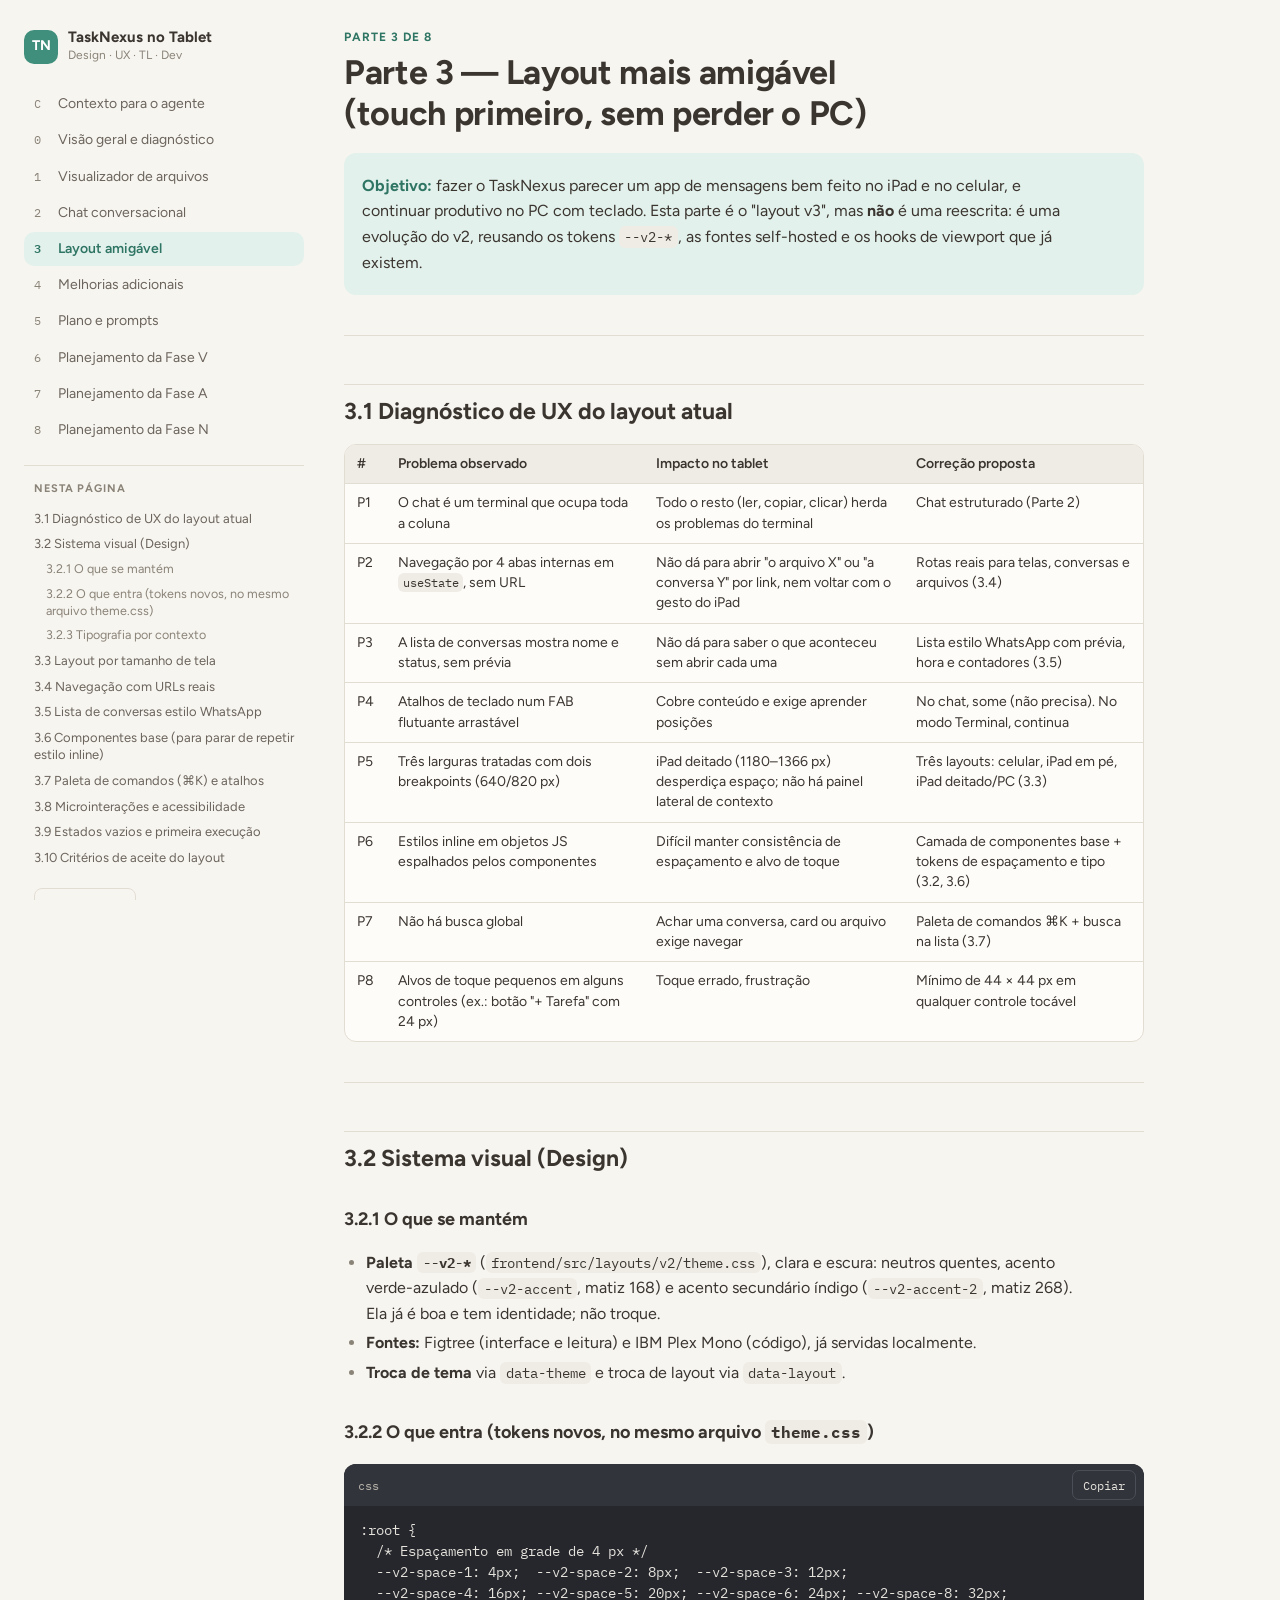
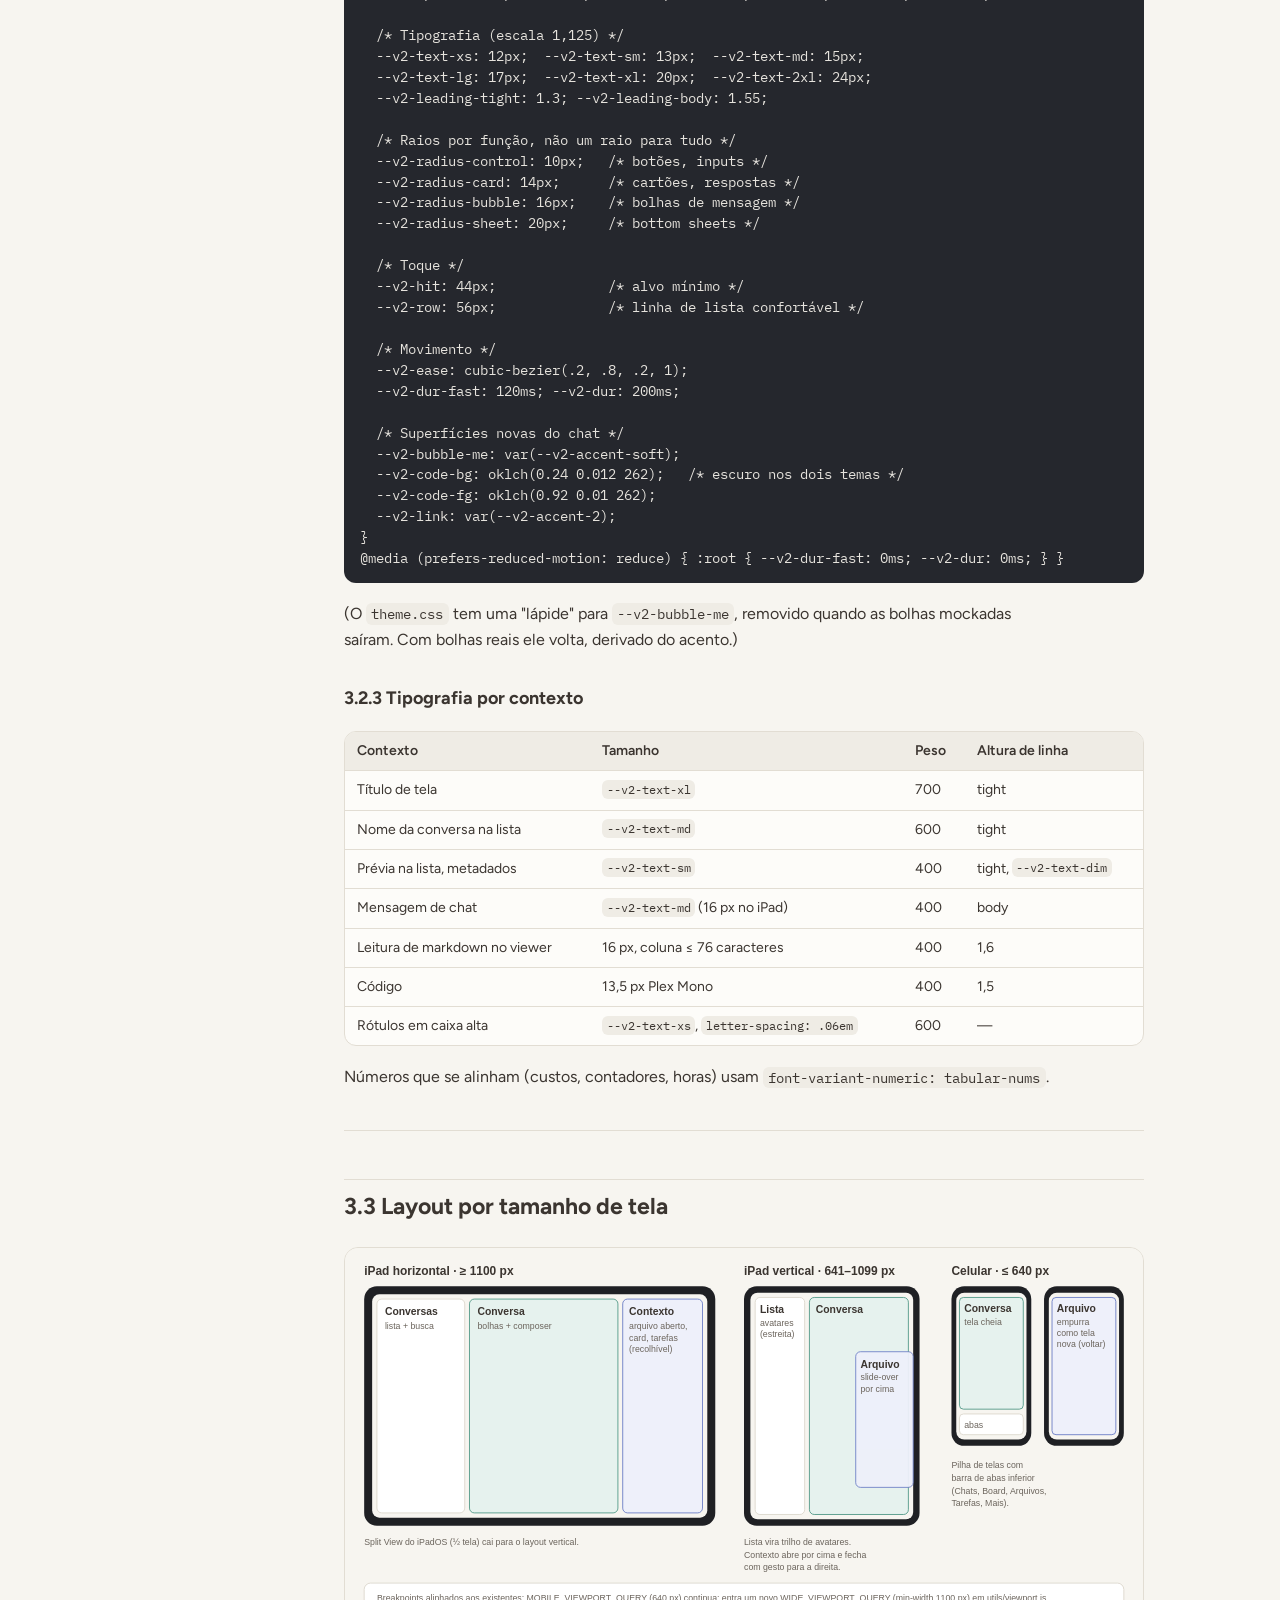
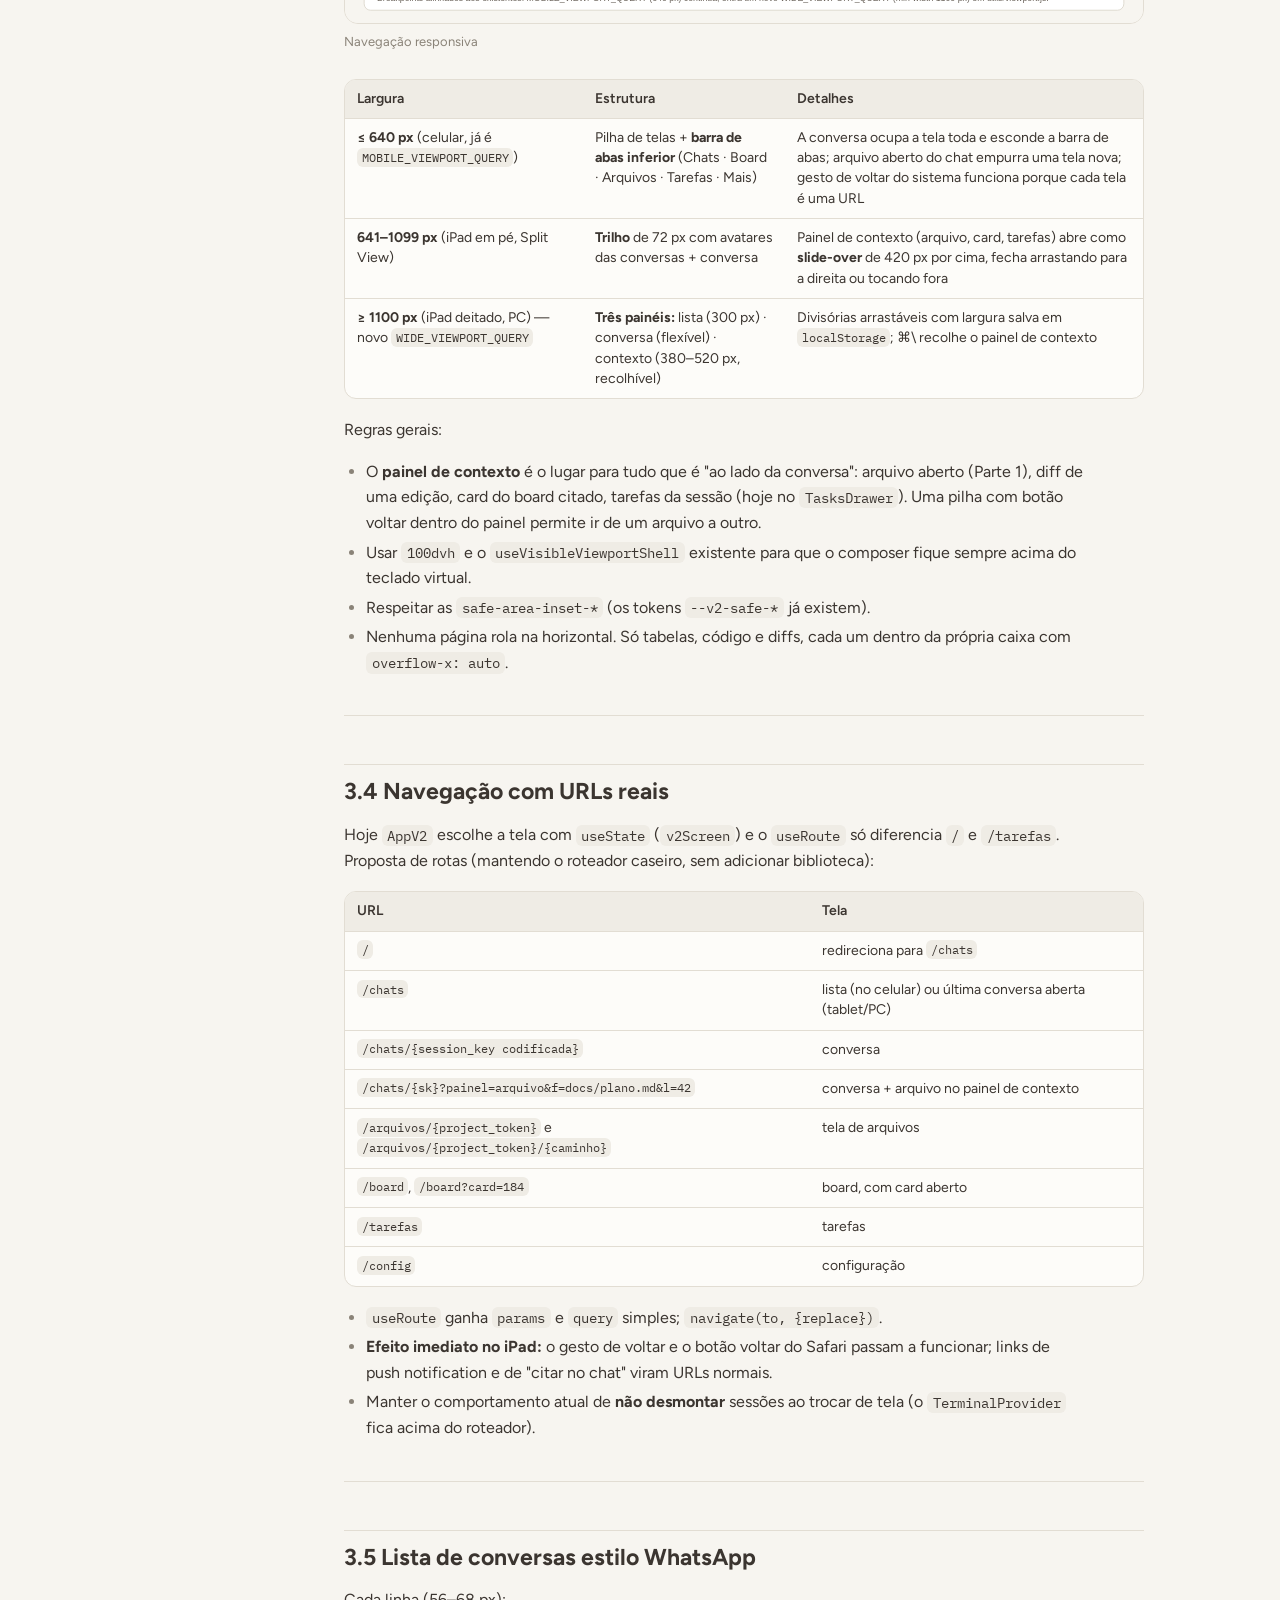
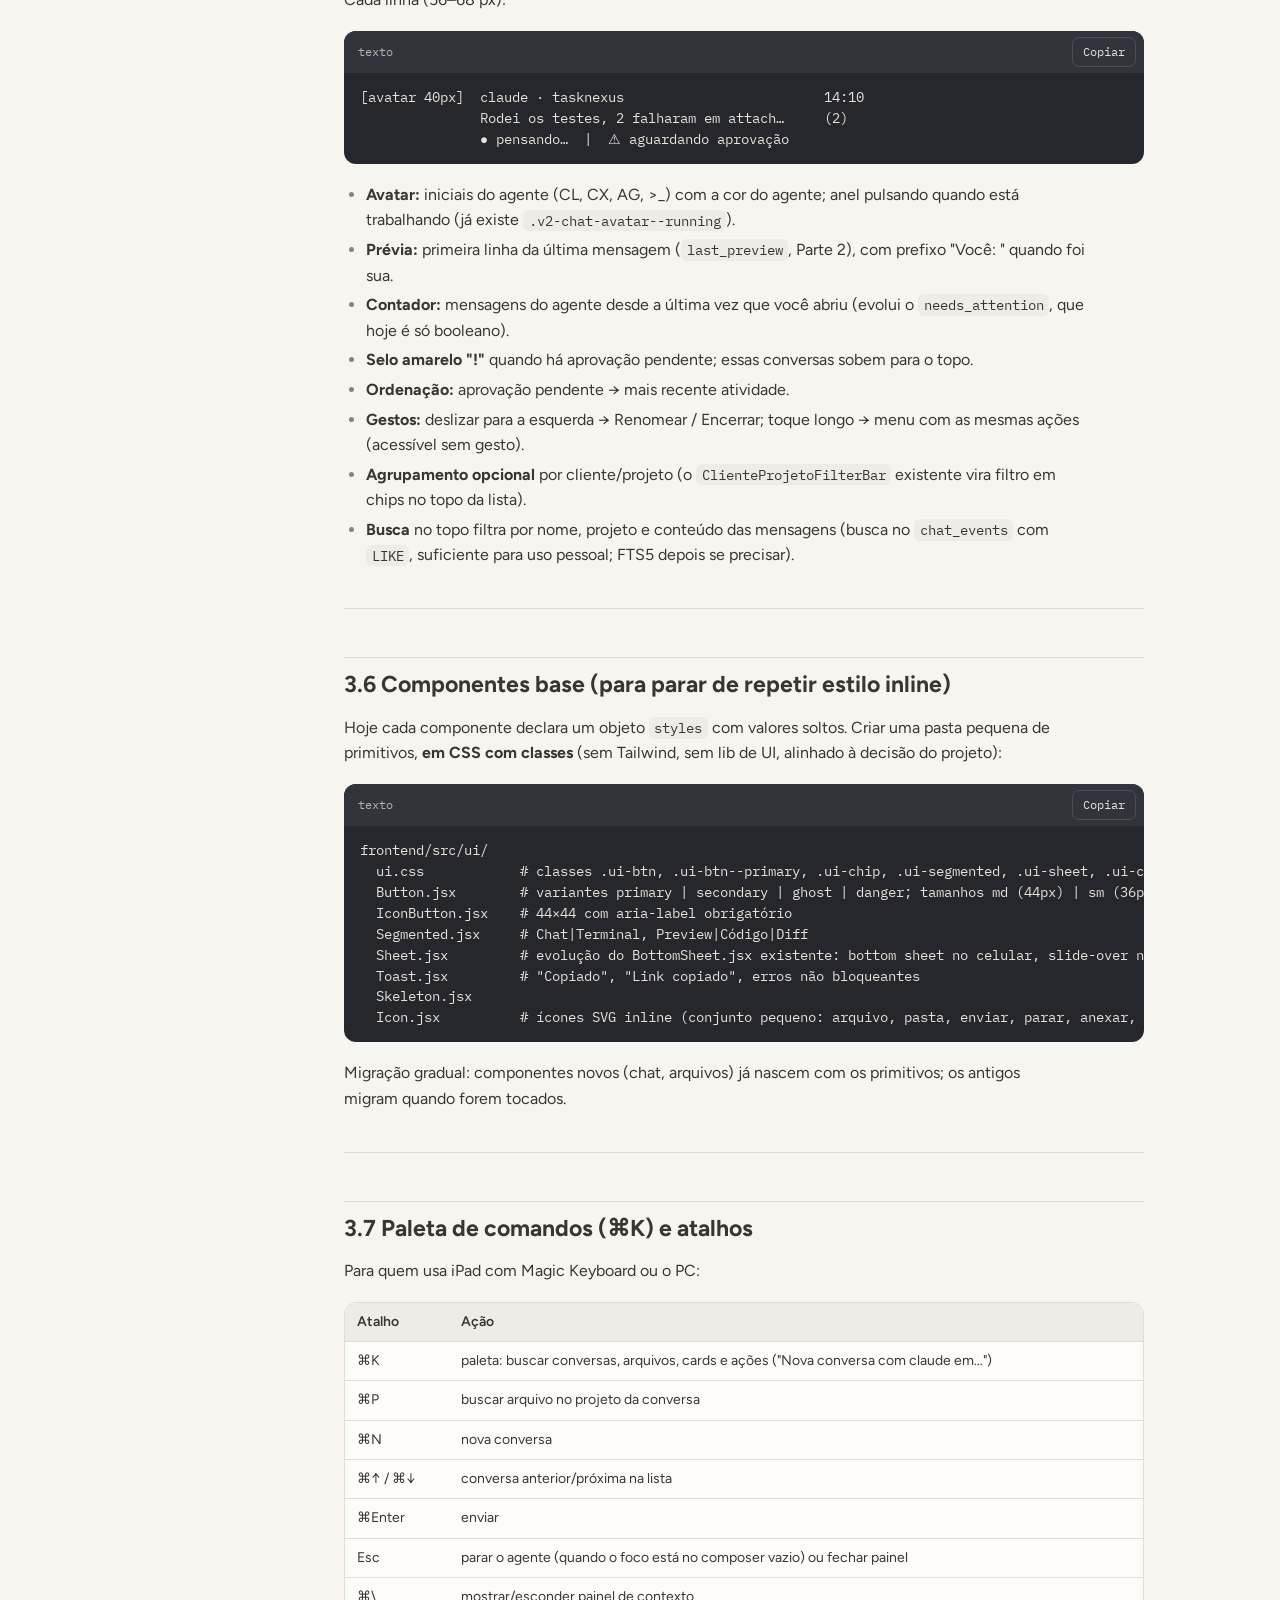
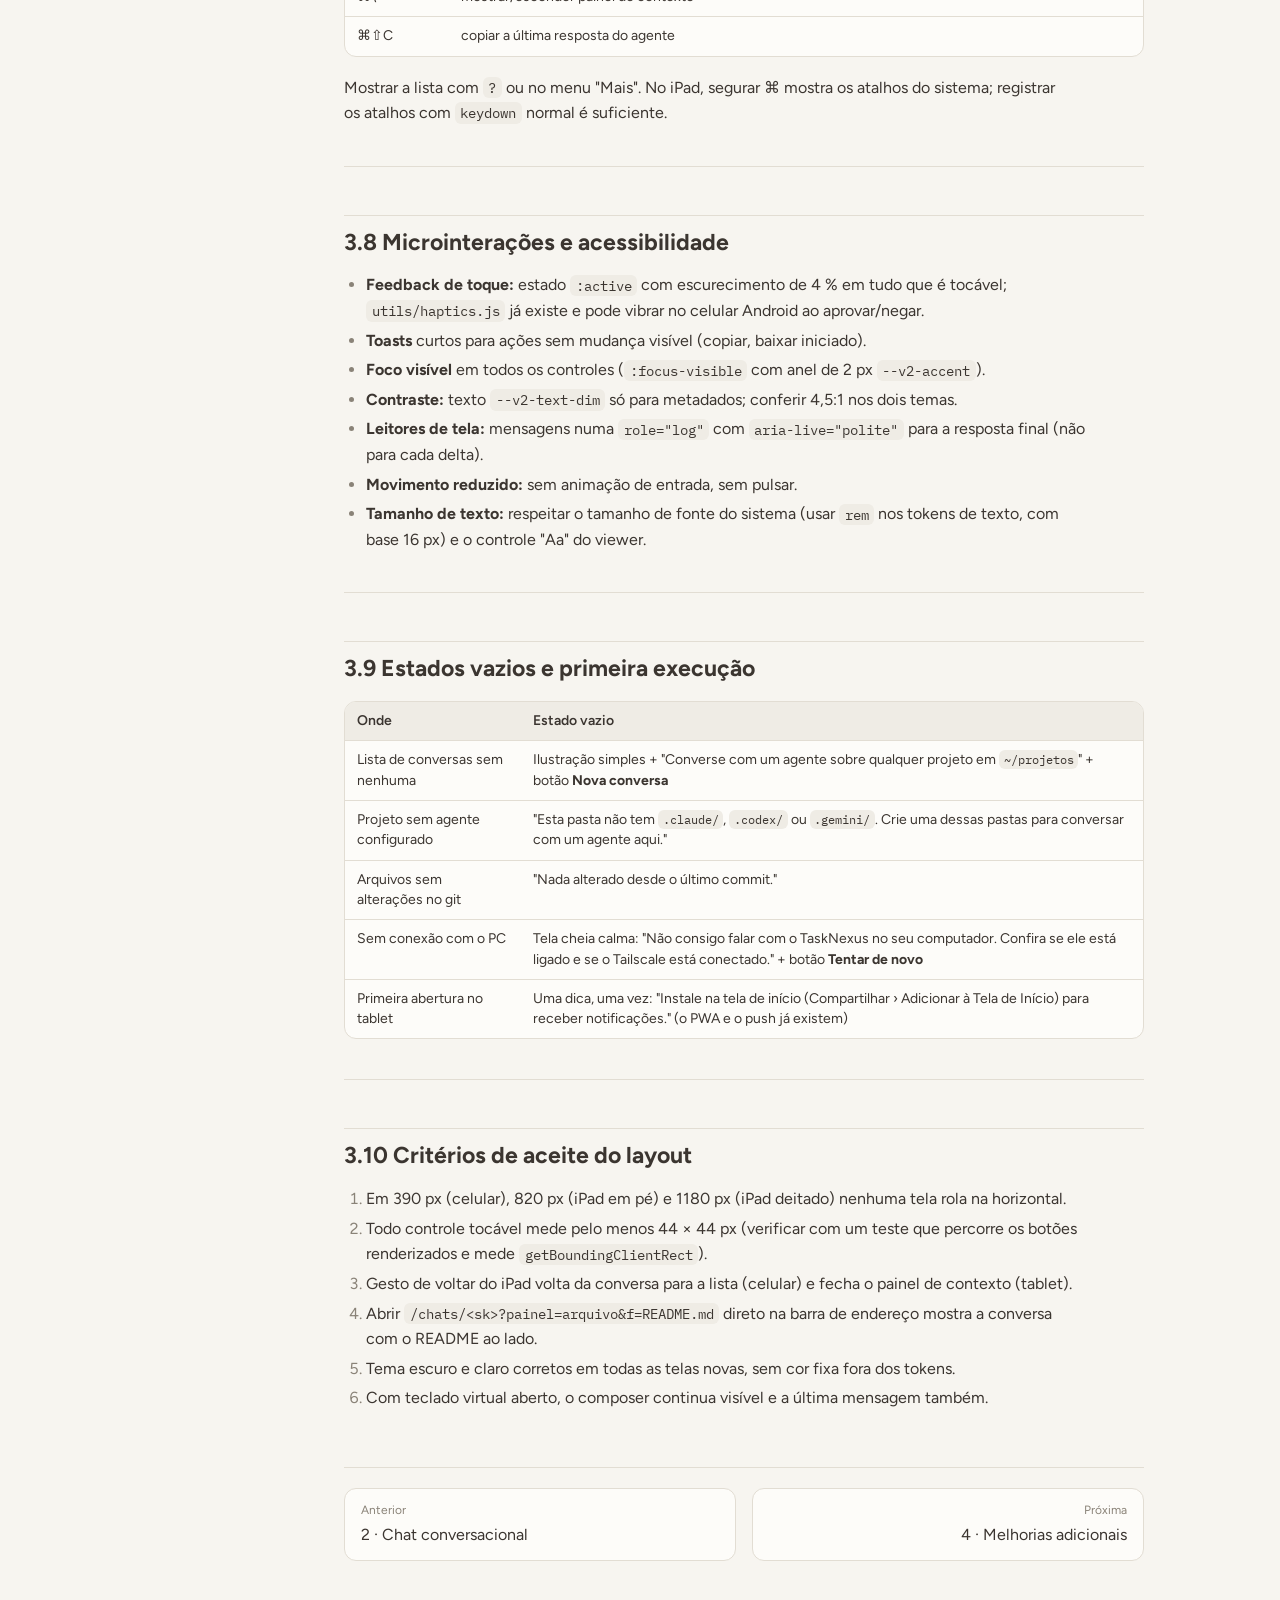
<file: docs/melhorias-tablet/03-layout-amigavel.html>
<!doctype html>
<html lang="pt-BR">
<head>
<meta charset="utf-8">
<meta name="viewport" content="width=device-width, initial-scale=1, viewport-fit=cover">
<title>TaskNexus no Tablet · Layout amigável</title>
<link rel="preconnect" href="https://fonts.googleapis.com">
<link rel="preconnect" href="https://fonts.gstatic.com" crossorigin>
<link rel="stylesheet" href="https://fonts.googleapis.com/css2?family=Figtree:wght@400;500;600;700&family=IBM+Plex+Mono:wght@400;500&display=swap">
<style>
:root{
  --bg:#f7f5f0; --surface:#fdfcf9; --surface-2:#efece5; --border:#e2ddd3;
  --text:#3b3530; --dim:#6b645c; --faint:#8a8378;
  --accent:#3f8f7c; --accent-strong:#2f7564; --accent-soft:#e3f1ec;
  --accent-2:#4b5fb0; --warn-soft:#fbf3e1; --warn:#c9962d;
  --code-bg:#25272d; --code-fg:#e6e3dd; --code-head:#31343b;
  --shadow:0 1px 2px rgba(60,50,40,.06),0 6px 20px rgba(60,50,40,.06);
}
@media (prefers-color-scheme: dark){
  :root:not([data-theme="light"]){
    color-scheme:dark;
    --bg:#1f2227; --surface:#262a31; --surface-2:#2f343c; --border:#3b414b;
    --text:#e7e8ec; --dim:#b2b6bf; --faint:#8f94a0;
    --accent:#7cc6b1; --accent-strong:#9ad8c6; --accent-soft:#233a35;
    --accent-2:#a3b1ea; --warn-soft:#3a3222; --warn:#e0b85a;
    --code-bg:#17191d; --code-fg:#e6e3dd; --code-head:#22252b;
    --shadow:none;
  }
}
:root[data-theme="dark"]{
  color-scheme:dark;
  --bg:#1f2227; --surface:#262a31; --surface-2:#2f343c; --border:#3b414b;
  --text:#e7e8ec; --dim:#b2b6bf; --faint:#8f94a0;
  --accent:#7cc6b1; --accent-strong:#9ad8c6; --accent-soft:#233a35;
  --accent-2:#a3b1ea; --warn-soft:#3a3222; --warn:#e0b85a;
  --code-bg:#17191d; --code-fg:#e6e3dd; --code-head:#22252b;
  --shadow:none;
}
*{box-sizing:border-box}
html{scroll-behavior:smooth;-webkit-text-size-adjust:100%}
@media (prefers-reduced-motion: reduce){html{scroll-behavior:auto}}
body{margin:0;background:var(--bg);color:var(--text);
  font-family:Figtree,-apple-system,"Segoe UI",Roboto,sans-serif;font-size:16px;line-height:1.6}
a{color:var(--accent-2)}
a:focus-visible,button:focus-visible{outline:2px solid var(--accent);outline-offset:2px;border-radius:4px}
code,pre,kbd{font-family:"IBM Plex Mono",ui-monospace,Menlo,Consolas,monospace}

.shell{display:grid;grid-template-columns:280px minmax(0,1fr);max-width:1320px;margin:0 auto;
  padding-inline:24px;gap:40px}
.side{position:sticky;top:env(safe-area-inset-top,0px);align-self:start;max-height:100vh;overflow:auto;
  padding-block:28px 40px}
.brand{display:flex;align-items:center;gap:10px;text-decoration:none;color:var(--text);margin-bottom:22px}
.brand-mark{width:34px;height:34px;border-radius:10px;background:var(--accent);display:grid;place-items:center;
  color:#fff;font-weight:700;font-size:14px}
.brand b{display:block;font-size:15px;line-height:1.2}
.brand-text>span{display:block;font-size:12px;color:var(--faint)}
.parts{list-style:none;margin:0;padding:0;display:flex;flex-direction:column;gap:2px}
.parts a{display:flex;gap:10px;align-items:baseline;padding:8px 10px;border-radius:10px;text-decoration:none;
  color:var(--dim);font-size:14px;line-height:1.3}
.parts a .n{font-family:"IBM Plex Mono",monospace;font-size:12px;color:var(--faint);min-width:14px}
.parts a:hover{background:var(--surface-2);color:var(--text)}
.parts a.on{background:var(--accent-soft);color:var(--accent-strong);font-weight:600}
.parts a.on .n{color:var(--accent-strong)}
.toc{margin-top:18px;padding-top:14px;border-top:1px solid var(--border)}
.toc-title{font-size:11px;font-weight:700;letter-spacing:.08em;text-transform:uppercase;color:var(--faint);
  margin:0 0 8px 10px}
.toc ul{list-style:none;margin:0;padding:0}
.toc a{display:block;padding:4px 10px;font-size:13px;color:var(--dim);text-decoration:none;line-height:1.35;
  border-radius:8px}
.toc a:hover{color:var(--text);background:var(--surface-2)}
.toc ul ul a{padding-left:22px;font-size:12.5px;color:var(--faint)}
.theme-btn{margin-top:18px;margin-left:10px;font:inherit;font-size:12.5px;color:var(--dim);background:none;
  border:1px solid var(--border);border-radius:8px;padding:6px 10px;cursor:pointer;min-height:36px}

main{padding-block:28px 96px;min-width:0;overflow-x:clip}
.doc{max-width:80ch}
.eyebrow{font-size:12px;font-weight:700;letter-spacing:.08em;text-transform:uppercase;color:var(--accent-strong);
  margin:0 0 6px}
.doc h1{font-size:clamp(26px,3.4vw,34px);line-height:1.2;margin:0 0 18px;text-wrap:balance;letter-spacing:-.01em}
.doc h2{font-size:23px;line-height:1.25;margin:48px 0 12px;padding-top:12px;border-top:1px solid var(--border);
  text-wrap:balance}
.doc h3{font-size:18px;margin:32px 0 8px;text-wrap:balance}
.doc h4{font-size:16px;margin:24px 0 6px}
.doc h1+p,.doc h1+blockquote{margin-top:0}
.doc p,.doc li{max-width:72ch}
.doc ul,.doc ol{padding-left:1.4em}
.doc li{margin:4px 0}
.doc li::marker{color:var(--faint)}
.doc hr{border:0;border-top:1px solid var(--border);margin:40px 0}
.doc blockquote{margin:20px 0;padding:14px 18px;background:var(--accent-soft);border-radius:12px;color:var(--text)}
.doc blockquote p{margin:6px 0}
.doc blockquote strong:first-child{color:var(--accent-strong)}
.doc :not(pre)>code{font-size:.88em;background:var(--surface-2);padding:.12em .38em;border-radius:6px;
  overflow-wrap:anywhere}
.table-wrap{overflow-x:auto;margin:18px 0;border:1px solid var(--border);border-radius:12px;background:var(--surface)}
.doc table{border-collapse:collapse;width:100%;font-size:14px;line-height:1.45}
.doc th,.doc td{padding:9px 12px;text-align:left;vertical-align:top;border-bottom:1px solid var(--border)}
.doc th{background:var(--surface-2);font-weight:600;white-space:nowrap}
.doc tr:last-child td{border-bottom:0}
.doc td code{white-space:nowrap}
.code{position:relative;margin:18px 0;border-radius:12px;background:var(--code-bg);overflow:hidden}
.code-head{display:flex;justify-content:space-between;align-items:center;padding:6px 8px 6px 14px;
  background:var(--code-head);font-size:12px;color:#b9b4ab;font-family:"IBM Plex Mono",monospace}
.copy{font:inherit;font-size:12px;color:#e6e3dd;background:transparent;border:1px solid #4a4e57;border-radius:7px;
  padding:4px 10px;cursor:pointer;min-height:30px}
.copy:hover{background:#3a3e46}
.code pre{margin:0;padding:14px 16px;overflow-x:auto;color:var(--code-fg);font-size:13.5px;line-height:1.55;
  -webkit-overflow-scrolling:touch}
.doc figure{margin:26px 0}
.doc figure img{display:block;width:100%;height:auto;border-radius:14px;border:1px solid var(--border)}
.doc figcaption{font-size:13px;color:var(--faint);margin-top:8px}
.doc input[type=checkbox]{margin-right:6px}
.pager{display:flex;justify-content:space-between;gap:16px;margin-top:56px;padding-top:20px;
  border-top:1px solid var(--border);flex-wrap:wrap}
.pager a{display:flex;flex-direction:column;gap:2px;padding:12px 16px;border:1px solid var(--border);
  border-radius:12px;text-decoration:none;color:var(--text);background:var(--surface);min-width:0;flex:1 1 220px}
.pager a small{color:var(--faint);font-size:12px}
.pager a.next{text-align:right}
.part-sep{margin-top:80px}
.topbar{display:none}

/* Pygments (tema escuro nos dois temas, casa com o bloco de código do chat) */
.hl .k,.hl .kn,.hl .kd,.hl .kr,.hl .kc,.hl .ow{color:#9fd9c5}
.hl .s,.hl .s1,.hl .s2,.hl .sb,.hl .sd,.hl .se,.hl .si,.hl .sh{color:#e7c07b}
.hl .c,.hl .c1,.hl .cm,.hl .ch,.hl .cs{color:#8a8f98;font-style:italic}
.hl .nf,.hl .fm{color:#a9c1ff}
.hl .nc,.hl .nn{color:#f0b5d0}
.hl .m,.hl .mi,.hl .mf{color:#f5a97f}
.hl .nt{color:#9fd9c5}
.hl .na,.hl .nb,.hl .bp{color:#c4b5fd}
.hl .p,.hl .o{color:#cfcac2}
.hl .err{color:inherit;background:none}

@media (max-width:1000px){
  .shell{grid-template-columns:minmax(0,1fr);padding-inline:16px;gap:0}
  .side{display:none}
  .topbar{display:flex;gap:6px;overflow-x:auto;position:sticky;top:env(safe-area-inset-top,0px);z-index:5;
    background:var(--bg);padding:10px 16px;border-bottom:1px solid var(--border);-webkit-overflow-scrolling:touch}
  .topbar a{flex:0 0 auto;padding:7px 12px;border-radius:999px;border:1px solid var(--border);font-size:13px;
    text-decoration:none;color:var(--dim);background:var(--surface);min-height:36px;display:flex;align-items:center}
  .topbar a.on{background:var(--accent-soft);color:var(--accent-strong);border-color:transparent;font-weight:600}
  main{padding-block:20px 72px}
  .doc h2{font-size:21px}
}
</style>
</head>
<body>
<nav class="topbar" aria-label="Partes"><a href="CONTEXTO-PARA-AGENTE.html">C · Contexto para o agente</a><a href="00-visao-geral-e-diagnostico.html">0 · Visão geral e diagnóstico</a><a href="01-visualizador-de-arquivos.html">1 · Visualizador de arquivos</a><a href="02-chat-conversacional.html">2 · Chat conversacional</a><a class="on" href="03-layout-amigavel.html">3 · Layout amigável</a><a href="04-melhorias-adicionais.html">4 · Melhorias adicionais</a><a href="05-plano-de-execucao-e-prompts.html">5 · Plano e prompts</a><a href="06-planejamento-fase-v.html">6 · Planejamento da Fase V</a><a href="07-planejamento-artefatos.html">7 · Planejamento da Fase A</a><a href="08-planejamento-navegacao-cliente-projeto.html">8 · Planejamento da Fase N</a></nav>
<div class="shell">
  <aside class="side" aria-label="Navegação">
    <a class="brand" href="#top"><span class="brand-mark">TN</span><span class="brand-text"><b>TaskNexus no Tablet</b><span>Design · UX · TL · Dev</span></span></a>
    <ul class="parts"><li><a href="CONTEXTO-PARA-AGENTE.html"><span class="n">C</span><span>Contexto para o agente</span></a></li><li><a href="00-visao-geral-e-diagnostico.html"><span class="n">0</span><span>Visão geral e diagnóstico</span></a></li><li><a href="01-visualizador-de-arquivos.html"><span class="n">1</span><span>Visualizador de arquivos</span></a></li><li><a href="02-chat-conversacional.html"><span class="n">2</span><span>Chat conversacional</span></a></li><li><a class="on" href="03-layout-amigavel.html"><span class="n">3</span><span>Layout amigável</span></a></li><li><a href="04-melhorias-adicionais.html"><span class="n">4</span><span>Melhorias adicionais</span></a></li><li><a href="05-plano-de-execucao-e-prompts.html"><span class="n">5</span><span>Plano e prompts</span></a></li><li><a href="06-planejamento-fase-v.html"><span class="n">6</span><span>Planejamento da Fase V</span></a></li><li><a href="07-planejamento-artefatos.html"><span class="n">7</span><span>Planejamento da Fase A</span></a></li><li><a href="08-planejamento-navegacao-cliente-projeto.html"><span class="n">8</span><span>Planejamento da Fase N</span></a></li></ul>
    <div class="toc"><p class="toc-title">Nesta página</p><ul><li><a href="#31-diagnóstico-de-ux-do-layout-atual">3.1 Diagnóstico de UX do layout atual</a></li><li><a href="#32-sistema-visual-design">3.2 Sistema visual (Design)</a><ul><li><a href="#321-o-que-se-mantém">3.2.1 O que se mantém</a></li><li><a href="#322-o-que-entra-tokens-novos-no-mesmo-arquivo-themecss">3.2.2 O que entra (tokens novos, no mesmo arquivo theme.css)</a></li><li><a href="#323-tipografia-por-contexto">3.2.3 Tipografia por contexto</a></li></ul></li><li><a href="#33-layout-por-tamanho-de-tela">3.3 Layout por tamanho de tela</a></li><li><a href="#34-navegação-com-urls-reais">3.4 Navegação com URLs reais</a></li><li><a href="#35-lista-de-conversas-estilo-whatsapp">3.5 Lista de conversas estilo WhatsApp</a></li><li><a href="#36-componentes-base-para-parar-de-repetir-estilo-inline">3.6 Componentes base (para parar de repetir estilo inline)</a></li><li><a href="#37-paleta-de-comandos-k-e-atalhos">3.7 Paleta de comandos (⌘K) e atalhos</a></li><li><a href="#38-microinterações-e-acessibilidade">3.8 Microinterações e acessibilidade</a></li><li><a href="#39-estados-vazios-e-primeira-execução">3.9 Estados vazios e primeira execução</a></li><li><a href="#310-critérios-de-aceite-do-layout">3.10 Critérios de aceite do layout</a></li></ul></div>
    <button class="theme-btn" type="button">Tema: sistema</button>
  </aside>
  <main id="top"><article class="doc"><p class="eyebrow">Parte 3 de 8</p><h1 id="parte-3-layout-mais-amigável-touch-primeiro-sem-perder-o-pc">Parte 3 — Layout mais amigável (touch primeiro, sem perder o PC)</h1>
<blockquote>
<p><strong>Objetivo:</strong> fazer o TaskNexus parecer um app de mensagens bem feito no
iPad e no celular, e continuar produtivo no PC com teclado. Esta parte é o
"layout v3", mas <strong>não</strong> é uma reescrita: é uma evolução do v2, reusando os
tokens <code>--v2-*</code>, as fontes self-hosted e os hooks de viewport que já existem.</p>
</blockquote>
<hr />
<h2 id="31-diagnóstico-de-ux-do-layout-atual">3.1 Diagnóstico de UX do layout atual</h2>
<div class="table-wrap"><table>
<thead>
<tr>
<th>#</th>
<th>Problema observado</th>
<th>Impacto no tablet</th>
<th>Correção proposta</th>
</tr>
</thead>
<tbody>
<tr>
<td>P1</td>
<td>O chat é um terminal que ocupa toda a coluna</td>
<td>Todo o resto (ler, copiar, clicar) herda os problemas do terminal</td>
<td>Chat estruturado (Parte 2)</td>
</tr>
<tr>
<td>P2</td>
<td>Navegação por 4 abas internas em <code>useState</code>, sem URL</td>
<td>Não dá para abrir "o arquivo X" ou "a conversa Y" por link, nem voltar com o gesto do iPad</td>
<td>Rotas reais para telas, conversas e arquivos (3.4)</td>
</tr>
<tr>
<td>P3</td>
<td>A lista de conversas mostra nome e status, sem prévia</td>
<td>Não dá para saber o que aconteceu sem abrir cada uma</td>
<td>Lista estilo WhatsApp com prévia, hora e contadores (3.5)</td>
</tr>
<tr>
<td>P4</td>
<td>Atalhos de teclado num FAB flutuante arrastável</td>
<td>Cobre conteúdo e exige aprender posições</td>
<td>No chat, some (não precisa). No modo Terminal, continua</td>
</tr>
<tr>
<td>P5</td>
<td>Três larguras tratadas com dois breakpoints (640/820 px)</td>
<td>iPad deitado (1180–1366 px) desperdiça espaço; não há painel lateral de contexto</td>
<td>Três layouts: celular, iPad em pé, iPad deitado/PC (3.3)</td>
</tr>
<tr>
<td>P6</td>
<td>Estilos inline em objetos JS espalhados pelos componentes</td>
<td>Difícil manter consistência de espaçamento e alvo de toque</td>
<td>Camada de componentes base + tokens de espaçamento e tipo (3.2, 3.6)</td>
</tr>
<tr>
<td>P7</td>
<td>Não há busca global</td>
<td>Achar uma conversa, card ou arquivo exige navegar</td>
<td>Paleta de comandos ⌘K + busca na lista (3.7)</td>
</tr>
<tr>
<td>P8</td>
<td>Alvos de toque pequenos em alguns controles (ex.: botão "+ Tarefa" com 24 px)</td>
<td>Toque errado, frustração</td>
<td>Mínimo de 44 × 44 px em qualquer controle tocável</td>
</tr>
</tbody>
</table></div>
<hr />
<h2 id="32-sistema-visual-design">3.2 Sistema visual (Design)</h2>
<h3 id="321-o-que-se-mantém">3.2.1 O que se mantém</h3>
<ul>
<li><strong>Paleta <code>--v2-*</code></strong> (<code>frontend/src/layouts/v2/theme.css</code>), clara e escura:
  neutros quentes, acento verde-azulado (<code>--v2-accent</code>, matiz 168) e acento
  secundário índigo (<code>--v2-accent-2</code>, matiz 268). Ela já é boa e tem
  identidade; não troque.</li>
<li><strong>Fontes:</strong> Figtree (interface e leitura) e IBM Plex Mono (código), já servidas localmente.</li>
<li><strong>Troca de tema</strong> via <code>data-theme</code> e troca de layout via <code>data-layout</code>.</li>
</ul>
<h3 id="322-o-que-entra-tokens-novos-no-mesmo-arquivo-themecss">3.2.2 O que entra (tokens novos, no mesmo arquivo <code>theme.css</code>)</h3>
<div class="code"><div class="code-head"><span>css</span><button class="copy" type="button">Copiar</button></div><pre><span></span><code><span class="p">:</span><span class="nd">root</span><span class="w"> </span><span class="p">{</span>
<span class="w">  </span><span class="c">/* Espaçamento em grade de 4 px */</span>
<span class="w">  </span><span class="nv">--v2-space-1</span><span class="p">:</span><span class="w"> </span><span class="mi">4</span><span class="kt">px</span><span class="p">;</span><span class="w">  </span><span class="nv">--v2-space-2</span><span class="p">:</span><span class="w"> </span><span class="mi">8</span><span class="kt">px</span><span class="p">;</span><span class="w">  </span><span class="nv">--v2-space-3</span><span class="p">:</span><span class="w"> </span><span class="mi">12</span><span class="kt">px</span><span class="p">;</span>
<span class="w">  </span><span class="nv">--v2-space-4</span><span class="p">:</span><span class="w"> </span><span class="mi">16</span><span class="kt">px</span><span class="p">;</span><span class="w"> </span><span class="nv">--v2-space-5</span><span class="p">:</span><span class="w"> </span><span class="mi">20</span><span class="kt">px</span><span class="p">;</span><span class="w"> </span><span class="nv">--v2-space-6</span><span class="p">:</span><span class="w"> </span><span class="mi">24</span><span class="kt">px</span><span class="p">;</span><span class="w"> </span><span class="nv">--v2-space-8</span><span class="p">:</span><span class="w"> </span><span class="mi">32</span><span class="kt">px</span><span class="p">;</span>

<span class="w">  </span><span class="c">/* Tipografia (escala 1,125) */</span>
<span class="w">  </span><span class="nv">--v2-text-xs</span><span class="p">:</span><span class="w"> </span><span class="mi">12</span><span class="kt">px</span><span class="p">;</span><span class="w">  </span><span class="nv">--v2-text-sm</span><span class="p">:</span><span class="w"> </span><span class="mi">13</span><span class="kt">px</span><span class="p">;</span><span class="w">  </span><span class="nv">--v2-text-md</span><span class="p">:</span><span class="w"> </span><span class="mi">15</span><span class="kt">px</span><span class="p">;</span>
<span class="w">  </span><span class="nv">--v2-text-lg</span><span class="p">:</span><span class="w"> </span><span class="mi">17</span><span class="kt">px</span><span class="p">;</span><span class="w">  </span><span class="nv">--v2-text-xl</span><span class="p">:</span><span class="w"> </span><span class="mi">20</span><span class="kt">px</span><span class="p">;</span><span class="w">  </span><span class="nv">--v2-text-2xl</span><span class="p">:</span><span class="w"> </span><span class="mi">24</span><span class="kt">px</span><span class="p">;</span>
<span class="w">  </span><span class="nv">--v2-leading-tight</span><span class="p">:</span><span class="w"> </span><span class="mf">1.3</span><span class="p">;</span><span class="w"> </span><span class="nv">--v2-leading-body</span><span class="p">:</span><span class="w"> </span><span class="mf">1.55</span><span class="p">;</span>

<span class="w">  </span><span class="c">/* Raios por função, não um raio para tudo */</span>
<span class="w">  </span><span class="nv">--v2-radius-control</span><span class="p">:</span><span class="w"> </span><span class="mi">10</span><span class="kt">px</span><span class="p">;</span><span class="w">   </span><span class="c">/* botões, inputs */</span>
<span class="w">  </span><span class="nv">--v2-radius-card</span><span class="p">:</span><span class="w"> </span><span class="mi">14</span><span class="kt">px</span><span class="p">;</span><span class="w">      </span><span class="c">/* cartões, respostas */</span>
<span class="w">  </span><span class="nv">--v2-radius-bubble</span><span class="p">:</span><span class="w"> </span><span class="mi">16</span><span class="kt">px</span><span class="p">;</span><span class="w">    </span><span class="c">/* bolhas de mensagem */</span>
<span class="w">  </span><span class="nv">--v2-radius-sheet</span><span class="p">:</span><span class="w"> </span><span class="mi">20</span><span class="kt">px</span><span class="p">;</span><span class="w">     </span><span class="c">/* bottom sheets */</span>

<span class="w">  </span><span class="c">/* Toque */</span>
<span class="w">  </span><span class="nv">--v2-hit</span><span class="p">:</span><span class="w"> </span><span class="mi">44</span><span class="kt">px</span><span class="p">;</span><span class="w">              </span><span class="c">/* alvo mínimo */</span>
<span class="w">  </span><span class="nv">--v2-row</span><span class="p">:</span><span class="w"> </span><span class="mi">56</span><span class="kt">px</span><span class="p">;</span><span class="w">              </span><span class="c">/* linha de lista confortável */</span>

<span class="w">  </span><span class="c">/* Movimento */</span>
<span class="w">  </span><span class="nv">--v2-ease</span><span class="p">:</span><span class="w"> </span><span class="nb">cubic-bezier</span><span class="p">(</span><span class="mf">.2</span><span class="p">,</span><span class="w"> </span><span class="mf">.8</span><span class="p">,</span><span class="w"> </span><span class="mf">.2</span><span class="p">,</span><span class="w"> </span><span class="mi">1</span><span class="p">);</span>
<span class="w">  </span><span class="nv">--v2-dur-fast</span><span class="p">:</span><span class="w"> </span><span class="mi">120</span><span class="kt">ms</span><span class="p">;</span><span class="w"> </span><span class="nv">--v2-dur</span><span class="p">:</span><span class="w"> </span><span class="mi">200</span><span class="kt">ms</span><span class="p">;</span>

<span class="w">  </span><span class="c">/* Superfícies novas do chat */</span>
<span class="w">  </span><span class="nv">--v2-bubble-me</span><span class="p">:</span><span class="w"> </span><span class="nf">var</span><span class="p">(</span><span class="nv">--v2-accent-soft</span><span class="p">);</span>
<span class="w">  </span><span class="nv">--v2-code-bg</span><span class="p">:</span><span class="w"> </span><span class="nf">oklch</span><span class="p">(</span><span class="mf">0.24</span><span class="w"> </span><span class="mf">0.012</span><span class="w"> </span><span class="mi">262</span><span class="p">);</span><span class="w">   </span><span class="c">/* escuro nos dois temas */</span>
<span class="w">  </span><span class="nv">--v2-code-fg</span><span class="p">:</span><span class="w"> </span><span class="nf">oklch</span><span class="p">(</span><span class="mf">0.92</span><span class="w"> </span><span class="mf">0.01</span><span class="w"> </span><span class="mi">262</span><span class="p">);</span>
<span class="w">  </span><span class="nv">--v2-link</span><span class="p">:</span><span class="w"> </span><span class="nf">var</span><span class="p">(</span><span class="nv">--v2-accent-</span><span class="mi">2</span><span class="p">);</span>
<span class="p">}</span>
<span class="p">@</span><span class="k">media</span><span class="w"> </span><span class="o">(</span><span class="nt">prefers-reduced-motion</span><span class="o">:</span><span class="w"> </span><span class="nt">reduce</span><span class="o">)</span><span class="w"> </span><span class="p">{</span><span class="w"> </span><span class="p">:</span><span class="nd">root</span><span class="w"> </span><span class="p">{</span><span class="w"> </span><span class="nv">--v2-dur-fast</span><span class="p">:</span><span class="w"> </span><span class="mi">0</span><span class="kt">ms</span><span class="p">;</span><span class="w"> </span><span class="nv">--v2-dur</span><span class="p">:</span><span class="w"> </span><span class="mi">0</span><span class="kt">ms</span><span class="p">;</span><span class="w"> </span><span class="p">}</span><span class="w"> </span><span class="p">}</span>
</code></pre></div>
<p>(O <code>theme.css</code> tem uma "lápide" para <code>--v2-bubble-me</code>, removido quando as
bolhas mockadas saíram. Com bolhas reais ele volta, derivado do acento.)</p>
<h3 id="323-tipografia-por-contexto">3.2.3 Tipografia por contexto</h3>
<div class="table-wrap"><table>
<thead>
<tr>
<th>Contexto</th>
<th>Tamanho</th>
<th>Peso</th>
<th>Altura de linha</th>
</tr>
</thead>
<tbody>
<tr>
<td>Título de tela</td>
<td><code>--v2-text-xl</code></td>
<td>700</td>
<td>tight</td>
</tr>
<tr>
<td>Nome da conversa na lista</td>
<td><code>--v2-text-md</code></td>
<td>600</td>
<td>tight</td>
</tr>
<tr>
<td>Prévia na lista, metadados</td>
<td><code>--v2-text-sm</code></td>
<td>400</td>
<td>tight, <code>--v2-text-dim</code></td>
</tr>
<tr>
<td>Mensagem de chat</td>
<td><code>--v2-text-md</code> (16 px no iPad)</td>
<td>400</td>
<td>body</td>
</tr>
<tr>
<td>Leitura de markdown no viewer</td>
<td>16 px, coluna ≤ 76 caracteres</td>
<td>400</td>
<td>1,6</td>
</tr>
<tr>
<td>Código</td>
<td>13,5 px Plex Mono</td>
<td>400</td>
<td>1,5</td>
</tr>
<tr>
<td>Rótulos em caixa alta</td>
<td><code>--v2-text-xs</code>, <code>letter-spacing: .06em</code></td>
<td>600</td>
<td>—</td>
</tr>
</tbody>
</table></div>
<p>Números que se alinham (custos, contadores, horas) usam
<code>font-variant-numeric: tabular-nums</code>.</p>
<hr />
<h2 id="33-layout-por-tamanho-de-tela">3.3 Layout por tamanho de tela</h2>
<figure><img src="img/08-navegacao-responsiva.svg" alt="Navegação responsiva" loading="lazy"><figcaption>Navegação responsiva</figcaption></figure>
<div class="table-wrap"><table>
<thead>
<tr>
<th>Largura</th>
<th>Estrutura</th>
<th>Detalhes</th>
</tr>
</thead>
<tbody>
<tr>
<td><strong>≤ 640 px</strong> (celular, já é <code>MOBILE_VIEWPORT_QUERY</code>)</td>
<td>Pilha de telas + <strong>barra de abas inferior</strong> (Chats · Board · Arquivos · Tarefas · Mais)</td>
<td>A conversa ocupa a tela toda e esconde a barra de abas; arquivo aberto do chat empurra uma tela nova; gesto de voltar do sistema funciona porque cada tela é uma URL</td>
</tr>
<tr>
<td><strong>641–1099 px</strong> (iPad em pé, Split View)</td>
<td><strong>Trilho</strong> de 72 px com avatares das conversas + conversa</td>
<td>Painel de contexto (arquivo, card, tarefas) abre como <strong>slide-over</strong> de 420 px por cima, fecha arrastando para a direita ou tocando fora</td>
</tr>
<tr>
<td><strong>≥ 1100 px</strong> (iPad deitado, PC) — novo <code>WIDE_VIEWPORT_QUERY</code></td>
<td><strong>Três painéis:</strong> lista (300 px) · conversa (flexível) · contexto (380–520 px, recolhível)</td>
<td>Divisórias arrastáveis com largura salva em <code>localStorage</code>; ⌘\ recolhe o painel de contexto</td>
</tr>
</tbody>
</table></div>
<p>Regras gerais:</p>
<ul>
<li>O <strong>painel de contexto</strong> é o lugar para tudo que é "ao lado da conversa":
  arquivo aberto (Parte 1), diff de uma edição, card do board citado,
  tarefas da sessão (hoje no <code>TasksDrawer</code>). Uma pilha com botão voltar
  dentro do painel permite ir de um arquivo a outro.</li>
<li>Usar <code>100dvh</code> e o <code>useVisibleViewportShell</code> existente para que o composer
  fique sempre acima do teclado virtual.</li>
<li>Respeitar as <code>safe-area-inset-*</code> (os tokens <code>--v2-safe-*</code> já existem).</li>
<li>Nenhuma página rola na horizontal. Só tabelas, código e diffs, cada um
  dentro da própria caixa com <code>overflow-x: auto</code>.</li>
</ul>
<hr />
<h2 id="34-navegação-com-urls-reais">3.4 Navegação com URLs reais</h2>
<p>Hoje <code>AppV2</code> escolhe a tela com <code>useState</code> (<code>v2Screen</code>) e o <code>useRoute</code> só
diferencia <code>/</code> e <code>/tarefas</code>. Proposta de rotas (mantendo o roteador caseiro,
sem adicionar biblioteca):</p>
<div class="table-wrap"><table>
<thead>
<tr>
<th>URL</th>
<th>Tela</th>
</tr>
</thead>
<tbody>
<tr>
<td><code>/</code></td>
<td>redireciona para <code>/chats</code></td>
</tr>
<tr>
<td><code>/chats</code></td>
<td>lista (no celular) ou última conversa aberta (tablet/PC)</td>
</tr>
<tr>
<td><code>/chats/{session_key codificada}</code></td>
<td>conversa</td>
</tr>
<tr>
<td><code>/chats/{sk}?painel=arquivo&amp;f=docs/plano.md&amp;l=42</code></td>
<td>conversa + arquivo no painel de contexto</td>
</tr>
<tr>
<td><code>/arquivos/{project_token}</code> e <code>/arquivos/{project_token}/{caminho}</code></td>
<td>tela de arquivos</td>
</tr>
<tr>
<td><code>/board</code>, <code>/board?card=184</code></td>
<td>board, com card aberto</td>
</tr>
<tr>
<td><code>/tarefas</code></td>
<td>tarefas</td>
</tr>
<tr>
<td><code>/config</code></td>
<td>configuração</td>
</tr>
</tbody>
</table></div>
<ul>
<li><code>useRoute</code> ganha <code>params</code> e <code>query</code> simples; <code>navigate(to, {replace})</code>.</li>
<li><strong>Efeito imediato no iPad:</strong> o gesto de voltar e o botão voltar do Safari
  passam a funcionar; links de push notification e de "citar no chat" viram
  URLs normais.</li>
<li>Manter o comportamento atual de <strong>não desmontar</strong> sessões ao trocar de tela
  (o <code>TerminalProvider</code> fica acima do roteador).</li>
</ul>
<hr />
<h2 id="35-lista-de-conversas-estilo-whatsapp">3.5 Lista de conversas estilo WhatsApp</h2>
<p>Cada linha (56–68 px):</p>
<div class="code"><div class="code-head"><span>texto</span><button class="copy" type="button">Copiar</button></div><pre><span></span><code>[avatar 40px]  claude · tasknexus                         14:10
               Rodei os testes, 2 falharam em attach…     (2)
               ● pensando…  |  ⚠ aguardando aprovação
</code></pre></div>
<ul>
<li><strong>Avatar:</strong> iniciais do agente (CL, CX, AG, &gt;_) com a cor do agente;
  anel pulsando quando está trabalhando (já existe <code>.v2-chat-avatar--running</code>).</li>
<li><strong>Prévia:</strong> primeira linha da última mensagem (<code>last_preview</code>, Parte 2),
  com prefixo "Você: " quando foi sua.</li>
<li><strong>Contador:</strong> mensagens do agente desde a última vez que você abriu
  (evolui o <code>needs_attention</code>, que hoje é só booleano).</li>
<li><strong>Selo amarelo "!"</strong> quando há aprovação pendente; essas conversas sobem
  para o topo.</li>
<li><strong>Ordenação:</strong> aprovação pendente → mais recente atividade.</li>
<li><strong>Gestos:</strong> deslizar para a esquerda → Renomear / Encerrar; toque longo →
  menu com as mesmas ações (acessível sem gesto).</li>
<li><strong>Agrupamento opcional</strong> por cliente/projeto (o <code>ClienteProjetoFilterBar</code>
  existente vira filtro em chips no topo da lista).</li>
<li><strong>Busca</strong> no topo filtra por nome, projeto e conteúdo das mensagens
  (busca no <code>chat_events</code> com <code>LIKE</code>, suficiente para uso pessoal; FTS5 depois se precisar).</li>
</ul>
<hr />
<h2 id="36-componentes-base-para-parar-de-repetir-estilo-inline">3.6 Componentes base (para parar de repetir estilo inline)</h2>
<p>Hoje cada componente declara um objeto <code>styles</code> com valores soltos. Criar uma
pasta pequena de primitivos, <strong>em CSS com classes</strong> (sem Tailwind, sem lib de UI,
alinhado à decisão do projeto):</p>
<div class="code"><div class="code-head"><span>texto</span><button class="copy" type="button">Copiar</button></div><pre><span></span><code>frontend/src/ui/
  ui.css            # classes .ui-btn, .ui-btn--primary, .ui-chip, .ui-segmented, .ui-sheet, .ui-card, .ui-list-row, .ui-skeleton, .ui-toast
  Button.jsx        # variantes primary | secondary | ghost | danger; tamanhos md (44px) | sm (36px, só no PC)
  IconButton.jsx    # 44×44 com aria-label obrigatório
  Segmented.jsx     # Chat|Terminal, Preview|Código|Diff
  Sheet.jsx         # evolução do BottomSheet.jsx existente: bottom sheet no celular, slide-over no iPad
  Toast.jsx         # "Copiado", "Link copiado", erros não bloqueantes
  Skeleton.jsx
  Icon.jsx          # ícones SVG inline (conjunto pequeno: arquivo, pasta, enviar, parar, anexar, copiar, baixar, compartilhar, terminal, chat, board, tarefas, config)
</code></pre></div>
<p>Migração gradual: componentes novos (chat, arquivos) já nascem com os
primitivos; os antigos migram quando forem tocados.</p>
<hr />
<h2 id="37-paleta-de-comandos-k-e-atalhos">3.7 Paleta de comandos (⌘K) e atalhos</h2>
<p>Para quem usa iPad com Magic Keyboard ou o PC:</p>
<div class="table-wrap"><table>
<thead>
<tr>
<th>Atalho</th>
<th>Ação</th>
</tr>
</thead>
<tbody>
<tr>
<td>⌘K</td>
<td>paleta: buscar conversas, arquivos, cards e ações ("Nova conversa com claude em…")</td>
</tr>
<tr>
<td>⌘P</td>
<td>buscar arquivo no projeto da conversa</td>
</tr>
<tr>
<td>⌘N</td>
<td>nova conversa</td>
</tr>
<tr>
<td>⌘↑ / ⌘↓</td>
<td>conversa anterior/próxima na lista</td>
</tr>
<tr>
<td>⌘Enter</td>
<td>enviar</td>
</tr>
<tr>
<td>Esc</td>
<td>parar o agente (quando o foco está no composer vazio) ou fechar painel</td>
</tr>
<tr>
<td>⌘\</td>
<td>mostrar/esconder painel de contexto</td>
</tr>
<tr>
<td>⌘⇧C</td>
<td>copiar a última resposta do agente</td>
</tr>
</tbody>
</table></div>
<p>Mostrar a lista com <code>?</code> ou no menu "Mais". No iPad, segurar ⌘ mostra os
atalhos do sistema; registrar os atalhos com <code>keydown</code> normal é suficiente.</p>
<hr />
<h2 id="38-microinterações-e-acessibilidade">3.8 Microinterações e acessibilidade</h2>
<ul>
<li><strong>Feedback de toque:</strong> estado <code>:active</code> com escurecimento de 4 % em tudo que
  é tocável; <code>utils/haptics.js</code> já existe e pode vibrar no celular Android ao
  aprovar/negar.</li>
<li><strong>Toasts</strong> curtos para ações sem mudança visível (copiar, baixar iniciado).</li>
<li><strong>Foco visível</strong> em todos os controles (<code>:focus-visible</code> com anel de 2 px <code>--v2-accent</code>).</li>
<li><strong>Contraste:</strong> texto <code>--v2-text-dim</code> só para metadados; conferir 4,5:1 nos
  dois temas.</li>
<li><strong>Leitores de tela:</strong> mensagens numa <code>role="log"</code> com <code>aria-live="polite"</code>
  para a resposta final (não para cada delta).</li>
<li><strong>Movimento reduzido:</strong> sem animação de entrada, sem pulsar.</li>
<li><strong>Tamanho de texto:</strong> respeitar o tamanho de fonte do sistema (usar <code>rem</code>
  nos tokens de texto, com base 16 px) e o controle "Aa" do viewer.</li>
</ul>
<hr />
<h2 id="39-estados-vazios-e-primeira-execução">3.9 Estados vazios e primeira execução</h2>
<div class="table-wrap"><table>
<thead>
<tr>
<th>Onde</th>
<th>Estado vazio</th>
</tr>
</thead>
<tbody>
<tr>
<td>Lista de conversas sem nenhuma</td>
<td>Ilustração simples + "Converse com um agente sobre qualquer projeto em <code>~/projetos</code>" + botão <strong>Nova conversa</strong></td>
</tr>
<tr>
<td>Projeto sem agente configurado</td>
<td>"Esta pasta não tem <code>.claude/</code>, <code>.codex/</code> ou <code>.gemini/</code>. Crie uma dessas pastas para conversar com um agente aqui."</td>
</tr>
<tr>
<td>Arquivos sem alterações no git</td>
<td>"Nada alterado desde o último commit."</td>
</tr>
<tr>
<td>Sem conexão com o PC</td>
<td>Tela cheia calma: "Não consigo falar com o TaskNexus no seu computador. Confira se ele está ligado e se o Tailscale está conectado." + botão <strong>Tentar de novo</strong></td>
</tr>
<tr>
<td>Primeira abertura no tablet</td>
<td>Uma dica, uma vez: "Instale na tela de início (Compartilhar › Adicionar à Tela de Início) para receber notificações." (o PWA e o push já existem)</td>
</tr>
</tbody>
</table></div>
<hr />
<h2 id="310-critérios-de-aceite-do-layout">3.10 Critérios de aceite do layout</h2>
<ol>
<li>Em 390 px (celular), 820 px (iPad em pé) e 1180 px (iPad deitado) nenhuma
   tela rola na horizontal.</li>
<li>Todo controle tocável mede pelo menos 44 × 44 px (verificar com um teste
   que percorre os botões renderizados e mede <code>getBoundingClientRect</code>).</li>
<li>Gesto de voltar do iPad volta da conversa para a lista (celular) e fecha o
   painel de contexto (tablet).</li>
<li>Abrir <code>/chats/&lt;sk&gt;?painel=arquivo&amp;f=README.md</code> direto na barra de endereço
   mostra a conversa com o README ao lado.</li>
<li>Tema escuro e claro corretos em todas as telas novas, sem cor fixa fora dos tokens.</li>
<li>Com teclado virtual aberto, o composer continua visível e a última mensagem também.</li>
</ol><div class="pager"><a href="02-chat-conversacional.html"><small>Anterior</small>2 · Chat conversacional</a><a class="next" href="04-melhorias-adicionais.html"><small>Próxima</small>4 · Melhorias adicionais</a></div></article></main>
</div>
<script>
document.querySelectorAll('.copy').forEach(function(btn){
  btn.addEventListener('click',function(){
    var pre=btn.closest('.code').querySelector('pre');
    var text=pre.innerText;
    function done(){btn.textContent='Copiado';setTimeout(function(){btn.textContent='Copiar'},1400)}
    function fallback(){var r=document.createRange();r.selectNodeContents(pre);var s=getSelection();
      s.removeAllRanges();s.addRange(r);btn.textContent='Selecionado';}
    try{navigator.clipboard.writeText(text).then(done,fallback)}catch(e){fallback()}
  });
});
(function(){
  var btn=document.querySelector('.theme-btn'); if(!btn) return;
  var root=document.documentElement, key='tn-doc-theme';
  function label(){var t=root.getAttribute('data-theme');btn.textContent=t==='dark'?'Tema: escuro':t==='light'?'Tema: claro':'Tema: sistema'}
  try{var saved=localStorage.getItem(key); if(saved) root.setAttribute('data-theme',saved);}catch(e){}
  label();
  btn.addEventListener('click',function(){
    var t=root.getAttribute('data-theme'); var n=!t?'dark':t==='dark'?'light':null;
    if(n) root.setAttribute('data-theme',n); else root.removeAttribute('data-theme');
    try{n?localStorage.setItem(key,n):localStorage.removeItem(key)}catch(e){}
    label();
  });
})();
</script>
</body>
</html>
</file>
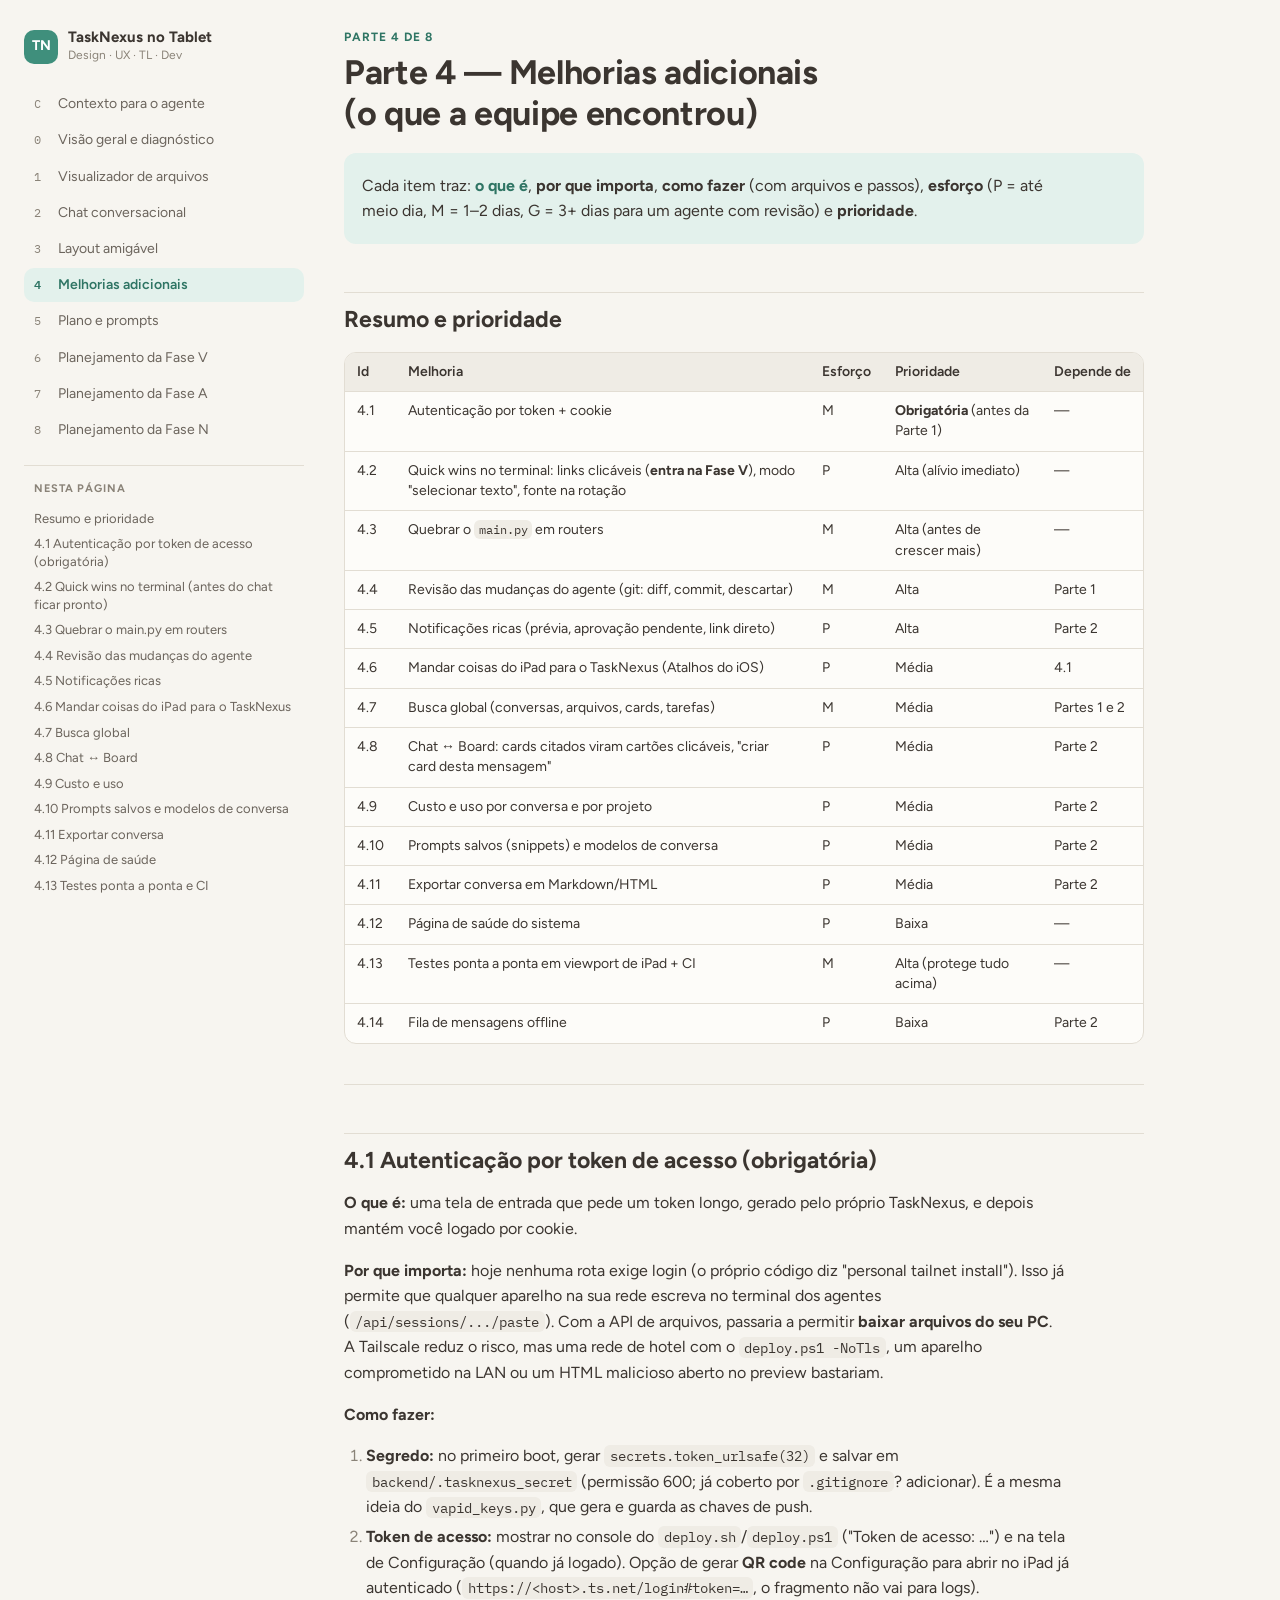
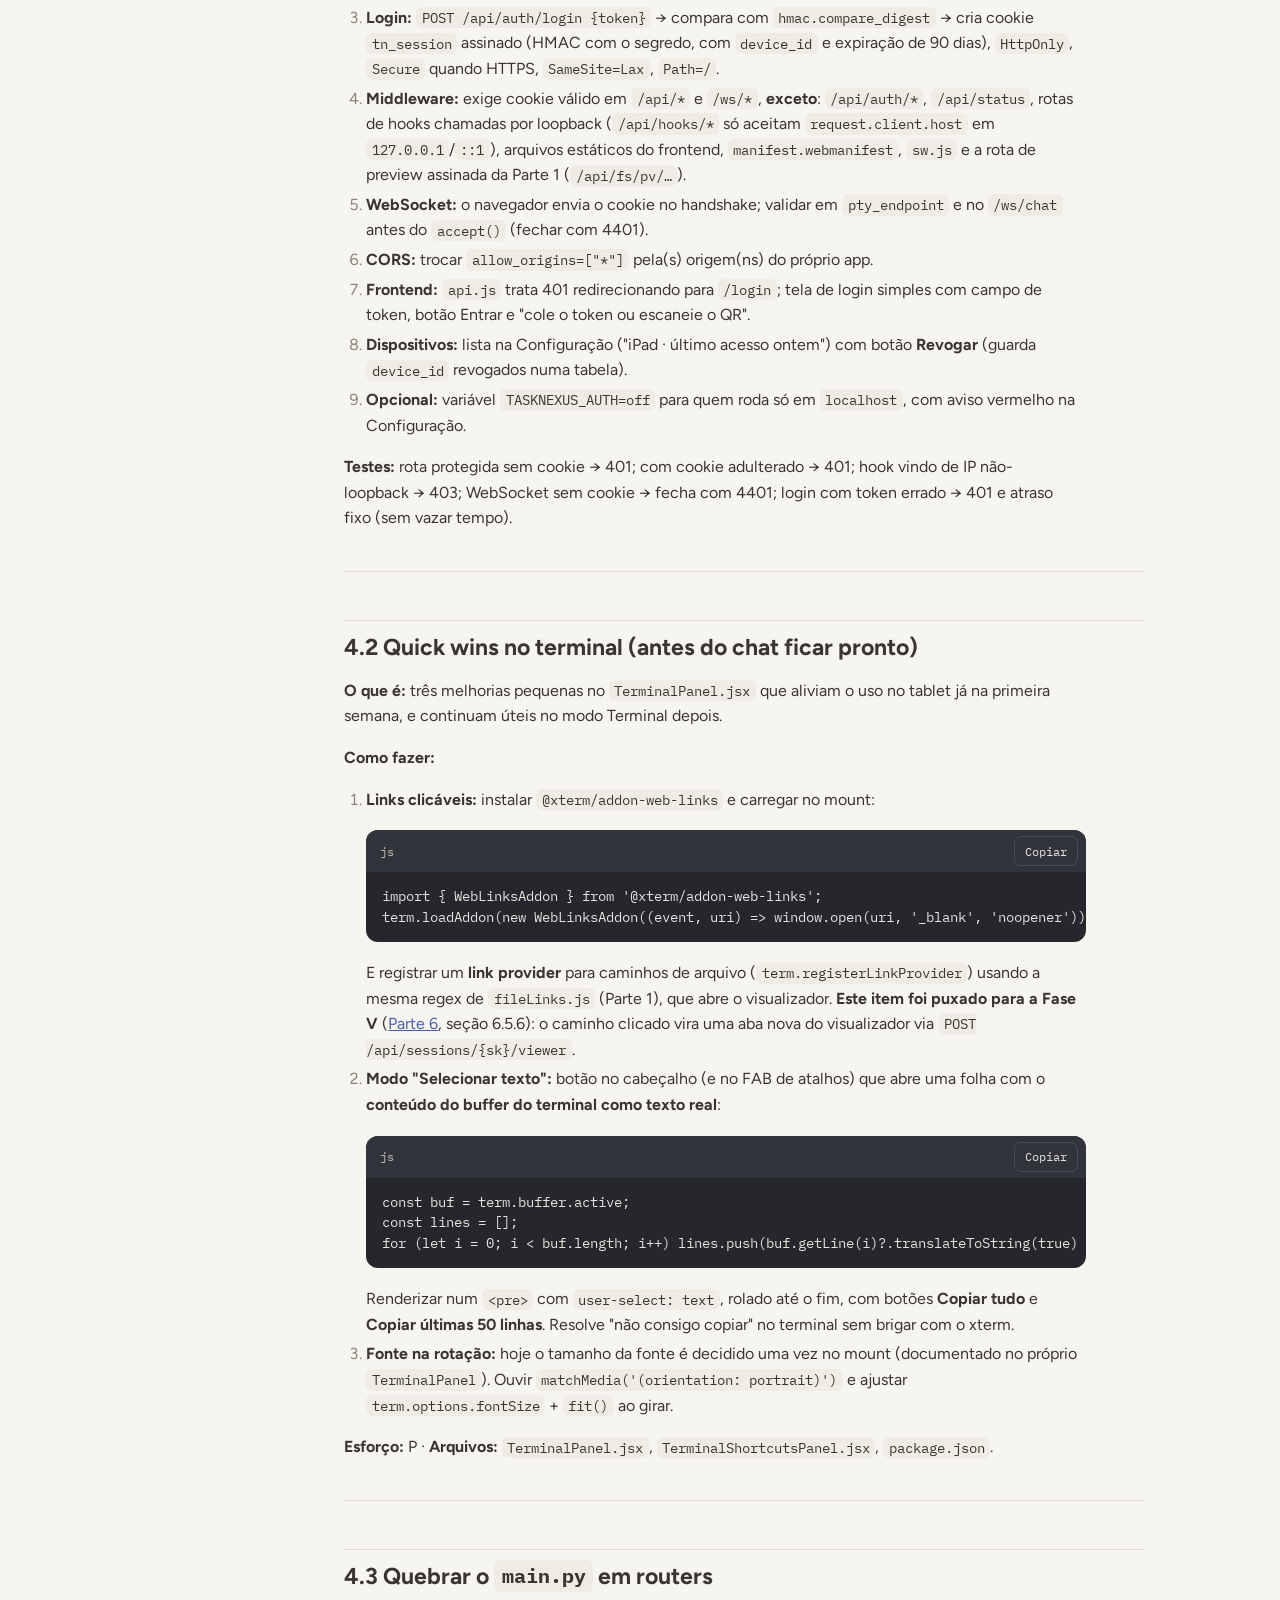
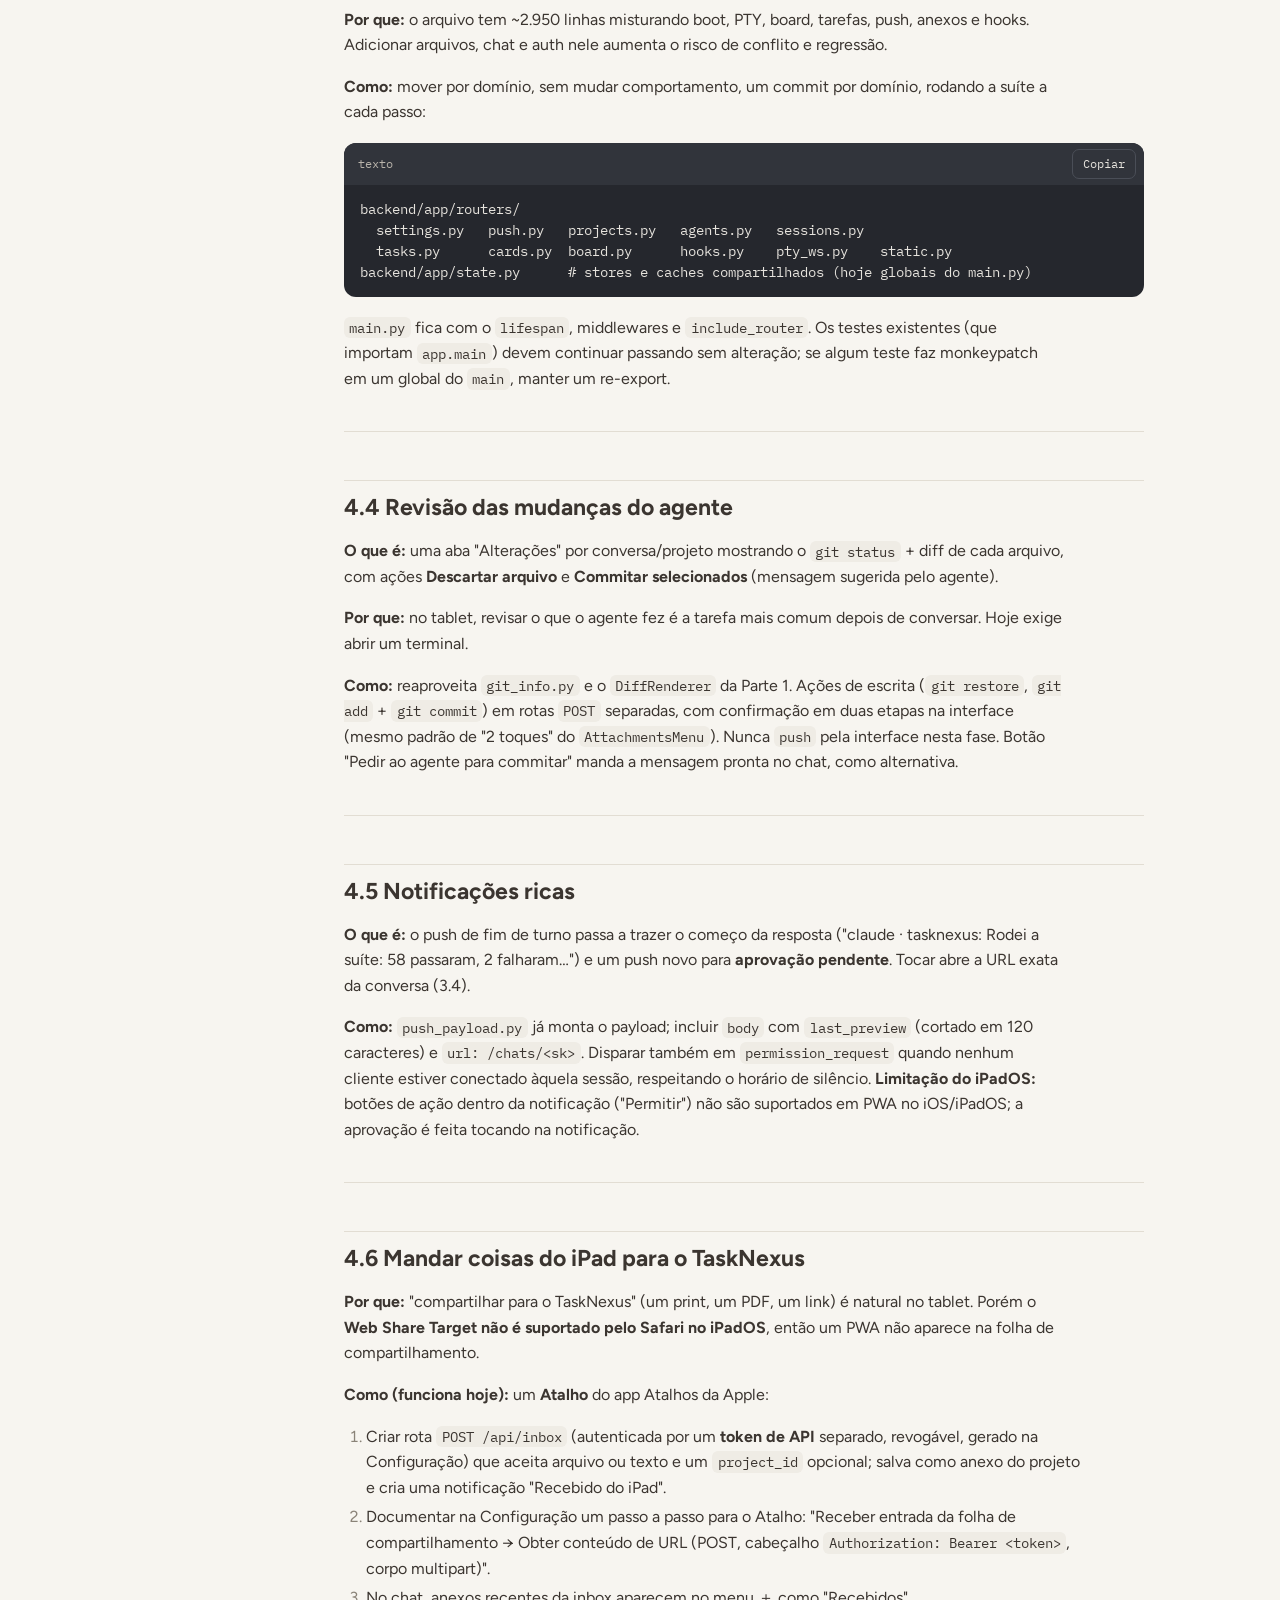
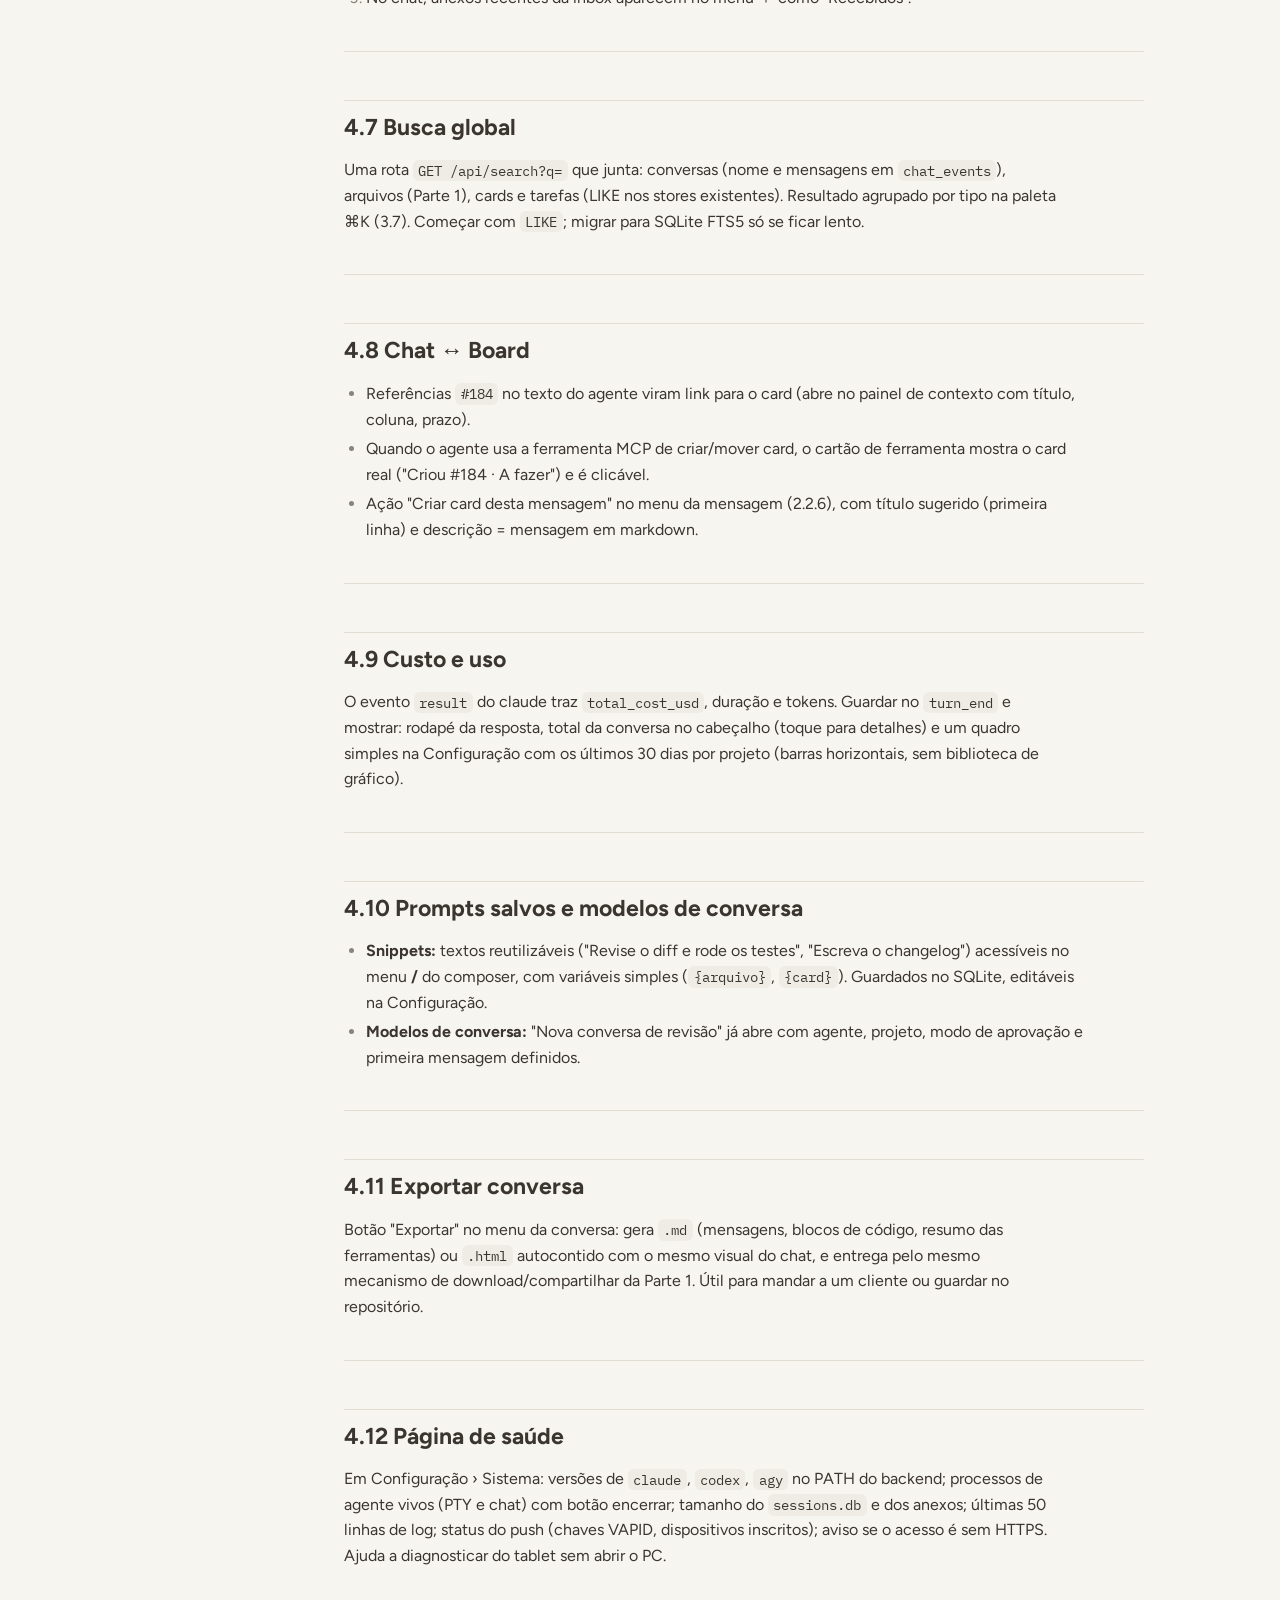
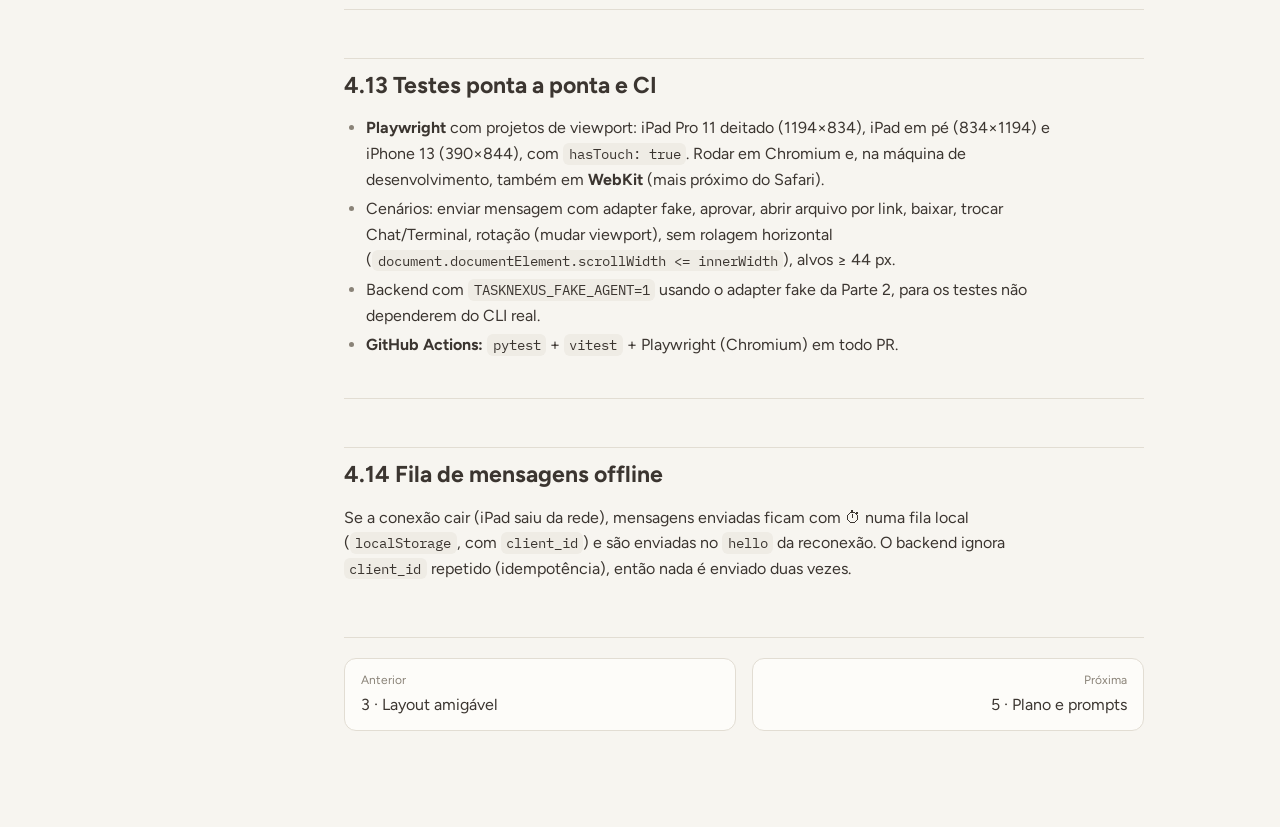
<file: docs/melhorias-tablet/04-melhorias-adicionais.html>
<!doctype html>
<html lang="pt-BR">
<head>
<meta charset="utf-8">
<meta name="viewport" content="width=device-width, initial-scale=1, viewport-fit=cover">
<title>TaskNexus no Tablet · Melhorias adicionais</title>
<link rel="preconnect" href="https://fonts.googleapis.com">
<link rel="preconnect" href="https://fonts.gstatic.com" crossorigin>
<link rel="stylesheet" href="https://fonts.googleapis.com/css2?family=Figtree:wght@400;500;600;700&family=IBM+Plex+Mono:wght@400;500&display=swap">
<style>
:root{
  --bg:#f7f5f0; --surface:#fdfcf9; --surface-2:#efece5; --border:#e2ddd3;
  --text:#3b3530; --dim:#6b645c; --faint:#8a8378;
  --accent:#3f8f7c; --accent-strong:#2f7564; --accent-soft:#e3f1ec;
  --accent-2:#4b5fb0; --warn-soft:#fbf3e1; --warn:#c9962d;
  --code-bg:#25272d; --code-fg:#e6e3dd; --code-head:#31343b;
  --shadow:0 1px 2px rgba(60,50,40,.06),0 6px 20px rgba(60,50,40,.06);
}
@media (prefers-color-scheme: dark){
  :root:not([data-theme="light"]){
    color-scheme:dark;
    --bg:#1f2227; --surface:#262a31; --surface-2:#2f343c; --border:#3b414b;
    --text:#e7e8ec; --dim:#b2b6bf; --faint:#8f94a0;
    --accent:#7cc6b1; --accent-strong:#9ad8c6; --accent-soft:#233a35;
    --accent-2:#a3b1ea; --warn-soft:#3a3222; --warn:#e0b85a;
    --code-bg:#17191d; --code-fg:#e6e3dd; --code-head:#22252b;
    --shadow:none;
  }
}
:root[data-theme="dark"]{
  color-scheme:dark;
  --bg:#1f2227; --surface:#262a31; --surface-2:#2f343c; --border:#3b414b;
  --text:#e7e8ec; --dim:#b2b6bf; --faint:#8f94a0;
  --accent:#7cc6b1; --accent-strong:#9ad8c6; --accent-soft:#233a35;
  --accent-2:#a3b1ea; --warn-soft:#3a3222; --warn:#e0b85a;
  --code-bg:#17191d; --code-fg:#e6e3dd; --code-head:#22252b;
  --shadow:none;
}
*{box-sizing:border-box}
html{scroll-behavior:smooth;-webkit-text-size-adjust:100%}
@media (prefers-reduced-motion: reduce){html{scroll-behavior:auto}}
body{margin:0;background:var(--bg);color:var(--text);
  font-family:Figtree,-apple-system,"Segoe UI",Roboto,sans-serif;font-size:16px;line-height:1.6}
a{color:var(--accent-2)}
a:focus-visible,button:focus-visible{outline:2px solid var(--accent);outline-offset:2px;border-radius:4px}
code,pre,kbd{font-family:"IBM Plex Mono",ui-monospace,Menlo,Consolas,monospace}

.shell{display:grid;grid-template-columns:280px minmax(0,1fr);max-width:1320px;margin:0 auto;
  padding-inline:24px;gap:40px}
.side{position:sticky;top:env(safe-area-inset-top,0px);align-self:start;max-height:100vh;overflow:auto;
  padding-block:28px 40px}
.brand{display:flex;align-items:center;gap:10px;text-decoration:none;color:var(--text);margin-bottom:22px}
.brand-mark{width:34px;height:34px;border-radius:10px;background:var(--accent);display:grid;place-items:center;
  color:#fff;font-weight:700;font-size:14px}
.brand b{display:block;font-size:15px;line-height:1.2}
.brand-text>span{display:block;font-size:12px;color:var(--faint)}
.parts{list-style:none;margin:0;padding:0;display:flex;flex-direction:column;gap:2px}
.parts a{display:flex;gap:10px;align-items:baseline;padding:8px 10px;border-radius:10px;text-decoration:none;
  color:var(--dim);font-size:14px;line-height:1.3}
.parts a .n{font-family:"IBM Plex Mono",monospace;font-size:12px;color:var(--faint);min-width:14px}
.parts a:hover{background:var(--surface-2);color:var(--text)}
.parts a.on{background:var(--accent-soft);color:var(--accent-strong);font-weight:600}
.parts a.on .n{color:var(--accent-strong)}
.toc{margin-top:18px;padding-top:14px;border-top:1px solid var(--border)}
.toc-title{font-size:11px;font-weight:700;letter-spacing:.08em;text-transform:uppercase;color:var(--faint);
  margin:0 0 8px 10px}
.toc ul{list-style:none;margin:0;padding:0}
.toc a{display:block;padding:4px 10px;font-size:13px;color:var(--dim);text-decoration:none;line-height:1.35;
  border-radius:8px}
.toc a:hover{color:var(--text);background:var(--surface-2)}
.toc ul ul a{padding-left:22px;font-size:12.5px;color:var(--faint)}
.theme-btn{margin-top:18px;margin-left:10px;font:inherit;font-size:12.5px;color:var(--dim);background:none;
  border:1px solid var(--border);border-radius:8px;padding:6px 10px;cursor:pointer;min-height:36px}

main{padding-block:28px 96px;min-width:0;overflow-x:clip}
.doc{max-width:80ch}
.eyebrow{font-size:12px;font-weight:700;letter-spacing:.08em;text-transform:uppercase;color:var(--accent-strong);
  margin:0 0 6px}
.doc h1{font-size:clamp(26px,3.4vw,34px);line-height:1.2;margin:0 0 18px;text-wrap:balance;letter-spacing:-.01em}
.doc h2{font-size:23px;line-height:1.25;margin:48px 0 12px;padding-top:12px;border-top:1px solid var(--border);
  text-wrap:balance}
.doc h3{font-size:18px;margin:32px 0 8px;text-wrap:balance}
.doc h4{font-size:16px;margin:24px 0 6px}
.doc h1+p,.doc h1+blockquote{margin-top:0}
.doc p,.doc li{max-width:72ch}
.doc ul,.doc ol{padding-left:1.4em}
.doc li{margin:4px 0}
.doc li::marker{color:var(--faint)}
.doc hr{border:0;border-top:1px solid var(--border);margin:40px 0}
.doc blockquote{margin:20px 0;padding:14px 18px;background:var(--accent-soft);border-radius:12px;color:var(--text)}
.doc blockquote p{margin:6px 0}
.doc blockquote strong:first-child{color:var(--accent-strong)}
.doc :not(pre)>code{font-size:.88em;background:var(--surface-2);padding:.12em .38em;border-radius:6px;
  overflow-wrap:anywhere}
.table-wrap{overflow-x:auto;margin:18px 0;border:1px solid var(--border);border-radius:12px;background:var(--surface)}
.doc table{border-collapse:collapse;width:100%;font-size:14px;line-height:1.45}
.doc th,.doc td{padding:9px 12px;text-align:left;vertical-align:top;border-bottom:1px solid var(--border)}
.doc th{background:var(--surface-2);font-weight:600;white-space:nowrap}
.doc tr:last-child td{border-bottom:0}
.doc td code{white-space:nowrap}
.code{position:relative;margin:18px 0;border-radius:12px;background:var(--code-bg);overflow:hidden}
.code-head{display:flex;justify-content:space-between;align-items:center;padding:6px 8px 6px 14px;
  background:var(--code-head);font-size:12px;color:#b9b4ab;font-family:"IBM Plex Mono",monospace}
.copy{font:inherit;font-size:12px;color:#e6e3dd;background:transparent;border:1px solid #4a4e57;border-radius:7px;
  padding:4px 10px;cursor:pointer;min-height:30px}
.copy:hover{background:#3a3e46}
.code pre{margin:0;padding:14px 16px;overflow-x:auto;color:var(--code-fg);font-size:13.5px;line-height:1.55;
  -webkit-overflow-scrolling:touch}
.doc figure{margin:26px 0}
.doc figure img{display:block;width:100%;height:auto;border-radius:14px;border:1px solid var(--border)}
.doc figcaption{font-size:13px;color:var(--faint);margin-top:8px}
.doc input[type=checkbox]{margin-right:6px}
.pager{display:flex;justify-content:space-between;gap:16px;margin-top:56px;padding-top:20px;
  border-top:1px solid var(--border);flex-wrap:wrap}
.pager a{display:flex;flex-direction:column;gap:2px;padding:12px 16px;border:1px solid var(--border);
  border-radius:12px;text-decoration:none;color:var(--text);background:var(--surface);min-width:0;flex:1 1 220px}
.pager a small{color:var(--faint);font-size:12px}
.pager a.next{text-align:right}
.part-sep{margin-top:80px}
.topbar{display:none}

/* Pygments (tema escuro nos dois temas, casa com o bloco de código do chat) */
.hl .k,.hl .kn,.hl .kd,.hl .kr,.hl .kc,.hl .ow{color:#9fd9c5}
.hl .s,.hl .s1,.hl .s2,.hl .sb,.hl .sd,.hl .se,.hl .si,.hl .sh{color:#e7c07b}
.hl .c,.hl .c1,.hl .cm,.hl .ch,.hl .cs{color:#8a8f98;font-style:italic}
.hl .nf,.hl .fm{color:#a9c1ff}
.hl .nc,.hl .nn{color:#f0b5d0}
.hl .m,.hl .mi,.hl .mf{color:#f5a97f}
.hl .nt{color:#9fd9c5}
.hl .na,.hl .nb,.hl .bp{color:#c4b5fd}
.hl .p,.hl .o{color:#cfcac2}
.hl .err{color:inherit;background:none}

@media (max-width:1000px){
  .shell{grid-template-columns:minmax(0,1fr);padding-inline:16px;gap:0}
  .side{display:none}
  .topbar{display:flex;gap:6px;overflow-x:auto;position:sticky;top:env(safe-area-inset-top,0px);z-index:5;
    background:var(--bg);padding:10px 16px;border-bottom:1px solid var(--border);-webkit-overflow-scrolling:touch}
  .topbar a{flex:0 0 auto;padding:7px 12px;border-radius:999px;border:1px solid var(--border);font-size:13px;
    text-decoration:none;color:var(--dim);background:var(--surface);min-height:36px;display:flex;align-items:center}
  .topbar a.on{background:var(--accent-soft);color:var(--accent-strong);border-color:transparent;font-weight:600}
  main{padding-block:20px 72px}
  .doc h2{font-size:21px}
}
</style>
</head>
<body>
<nav class="topbar" aria-label="Partes"><a href="CONTEXTO-PARA-AGENTE.html">C · Contexto para o agente</a><a href="00-visao-geral-e-diagnostico.html">0 · Visão geral e diagnóstico</a><a href="01-visualizador-de-arquivos.html">1 · Visualizador de arquivos</a><a href="02-chat-conversacional.html">2 · Chat conversacional</a><a href="03-layout-amigavel.html">3 · Layout amigável</a><a class="on" href="04-melhorias-adicionais.html">4 · Melhorias adicionais</a><a href="05-plano-de-execucao-e-prompts.html">5 · Plano e prompts</a><a href="06-planejamento-fase-v.html">6 · Planejamento da Fase V</a><a href="07-planejamento-artefatos.html">7 · Planejamento da Fase A</a><a href="08-planejamento-navegacao-cliente-projeto.html">8 · Planejamento da Fase N</a></nav>
<div class="shell">
  <aside class="side" aria-label="Navegação">
    <a class="brand" href="#top"><span class="brand-mark">TN</span><span class="brand-text"><b>TaskNexus no Tablet</b><span>Design · UX · TL · Dev</span></span></a>
    <ul class="parts"><li><a href="CONTEXTO-PARA-AGENTE.html"><span class="n">C</span><span>Contexto para o agente</span></a></li><li><a href="00-visao-geral-e-diagnostico.html"><span class="n">0</span><span>Visão geral e diagnóstico</span></a></li><li><a href="01-visualizador-de-arquivos.html"><span class="n">1</span><span>Visualizador de arquivos</span></a></li><li><a href="02-chat-conversacional.html"><span class="n">2</span><span>Chat conversacional</span></a></li><li><a href="03-layout-amigavel.html"><span class="n">3</span><span>Layout amigável</span></a></li><li><a class="on" href="04-melhorias-adicionais.html"><span class="n">4</span><span>Melhorias adicionais</span></a></li><li><a href="05-plano-de-execucao-e-prompts.html"><span class="n">5</span><span>Plano e prompts</span></a></li><li><a href="06-planejamento-fase-v.html"><span class="n">6</span><span>Planejamento da Fase V</span></a></li><li><a href="07-planejamento-artefatos.html"><span class="n">7</span><span>Planejamento da Fase A</span></a></li><li><a href="08-planejamento-navegacao-cliente-projeto.html"><span class="n">8</span><span>Planejamento da Fase N</span></a></li></ul>
    <div class="toc"><p class="toc-title">Nesta página</p><ul><li><a href="#resumo-e-prioridade">Resumo e prioridade</a></li><li><a href="#41-autenticação-por-token-de-acesso-obrigatória">4.1 Autenticação por token de acesso (obrigatória)</a></li><li><a href="#42-quick-wins-no-terminal-antes-do-chat-ficar-pronto">4.2 Quick wins no terminal (antes do chat ficar pronto)</a></li><li><a href="#43-quebrar-o-mainpy-em-routers">4.3 Quebrar o main.py em routers</a></li><li><a href="#44-revisão-das-mudanças-do-agente">4.4 Revisão das mudanças do agente</a></li><li><a href="#45-notificações-ricas">4.5 Notificações ricas</a></li><li><a href="#46-mandar-coisas-do-ipad-para-o-tasknexus">4.6 Mandar coisas do iPad para o TaskNexus</a></li><li><a href="#47-busca-global">4.7 Busca global</a></li><li><a href="#48-chat-board">4.8 Chat ↔ Board</a></li><li><a href="#49-custo-e-uso">4.9 Custo e uso</a></li><li><a href="#410-prompts-salvos-e-modelos-de-conversa">4.10 Prompts salvos e modelos de conversa</a></li><li><a href="#411-exportar-conversa">4.11 Exportar conversa</a></li><li><a href="#412-página-de-saúde">4.12 Página de saúde</a></li><li><a href="#413-testes-ponta-a-ponta-e-ci">4.13 Testes ponta a ponta e CI</a></li><li><a href="#414-fila-de-mensagens-offline">4.14 Fila de mensagens offline</a></li></ul></div>
    <button class="theme-btn" type="button">Tema: sistema</button>
  </aside>
  <main id="top"><article class="doc"><p class="eyebrow">Parte 4 de 8</p><h1 id="parte-4-melhorias-adicionais-o-que-a-equipe-encontrou">Parte 4 — Melhorias adicionais (o que a equipe encontrou)</h1>
<blockquote>
<p>Cada item traz: <strong>o que é</strong>, <strong>por que importa</strong>, <strong>como fazer</strong> (com
arquivos e passos), <strong>esforço</strong> (P = até meio dia, M = 1–2 dias, G = 3+ dias
para um agente com revisão) e <strong>prioridade</strong>.</p>
</blockquote>
<h2 id="resumo-e-prioridade">Resumo e prioridade</h2>
<div class="table-wrap"><table>
<thead>
<tr>
<th>Id</th>
<th>Melhoria</th>
<th>Esforço</th>
<th>Prioridade</th>
<th>Depende de</th>
</tr>
</thead>
<tbody>
<tr>
<td>4.1</td>
<td>Autenticação por token + cookie</td>
<td>M</td>
<td><strong>Obrigatória</strong> (antes da Parte 1)</td>
<td>—</td>
</tr>
<tr>
<td>4.2</td>
<td>Quick wins no terminal: links clicáveis (<strong>entra na Fase V</strong>), modo "selecionar texto", fonte na rotação</td>
<td>P</td>
<td>Alta (alívio imediato)</td>
<td>—</td>
</tr>
<tr>
<td>4.3</td>
<td>Quebrar o <code>main.py</code> em routers</td>
<td>M</td>
<td>Alta (antes de crescer mais)</td>
<td>—</td>
</tr>
<tr>
<td>4.4</td>
<td>Revisão das mudanças do agente (git: diff, commit, descartar)</td>
<td>M</td>
<td>Alta</td>
<td>Parte 1</td>
</tr>
<tr>
<td>4.5</td>
<td>Notificações ricas (prévia, aprovação pendente, link direto)</td>
<td>P</td>
<td>Alta</td>
<td>Parte 2</td>
</tr>
<tr>
<td>4.6</td>
<td>Mandar coisas do iPad para o TaskNexus (Atalhos do iOS)</td>
<td>P</td>
<td>Média</td>
<td>4.1</td>
</tr>
<tr>
<td>4.7</td>
<td>Busca global (conversas, arquivos, cards, tarefas)</td>
<td>M</td>
<td>Média</td>
<td>Partes 1 e 2</td>
</tr>
<tr>
<td>4.8</td>
<td>Chat ↔ Board: cards citados viram cartões clicáveis, "criar card desta mensagem"</td>
<td>P</td>
<td>Média</td>
<td>Parte 2</td>
</tr>
<tr>
<td>4.9</td>
<td>Custo e uso por conversa e por projeto</td>
<td>P</td>
<td>Média</td>
<td>Parte 2</td>
</tr>
<tr>
<td>4.10</td>
<td>Prompts salvos (snippets) e modelos de conversa</td>
<td>P</td>
<td>Média</td>
<td>Parte 2</td>
</tr>
<tr>
<td>4.11</td>
<td>Exportar conversa em Markdown/HTML</td>
<td>P</td>
<td>Média</td>
<td>Parte 2</td>
</tr>
<tr>
<td>4.12</td>
<td>Página de saúde do sistema</td>
<td>P</td>
<td>Baixa</td>
<td>—</td>
</tr>
<tr>
<td>4.13</td>
<td>Testes ponta a ponta em viewport de iPad + CI</td>
<td>M</td>
<td>Alta (protege tudo acima)</td>
<td>—</td>
</tr>
<tr>
<td>4.14</td>
<td>Fila de mensagens offline</td>
<td>P</td>
<td>Baixa</td>
<td>Parte 2</td>
</tr>
</tbody>
</table></div>
<hr />
<h2 id="41-autenticação-por-token-de-acesso-obrigatória">4.1 Autenticação por token de acesso (obrigatória)</h2>
<p><strong>O que é:</strong> uma tela de entrada que pede um token longo, gerado pelo próprio
TaskNexus, e depois mantém você logado por cookie.</p>
<p><strong>Por que importa:</strong> hoje nenhuma rota exige login (o próprio código diz
"personal tailnet install"). Isso já permite que qualquer aparelho na sua rede
escreva no terminal dos agentes (<code>/api/sessions/.../paste</code>). Com a API de
arquivos, passaria a permitir <strong>baixar arquivos do seu PC</strong>. A Tailscale reduz
o risco, mas uma rede de hotel com o <code>deploy.ps1 -NoTls</code>, um aparelho
comprometido na LAN ou um HTML malicioso aberto no preview bastariam.</p>
<p><strong>Como fazer:</strong></p>
<ol>
<li><strong>Segredo:</strong> no primeiro boot, gerar <code>secrets.token_urlsafe(32)</code> e salvar
   em <code>backend/.tasknexus_secret</code> (permissão 600; já coberto por <code>.gitignore</code>?
   adicionar). É a mesma ideia do <code>vapid_keys.py</code>, que gera e guarda as chaves de push.</li>
<li><strong>Token de acesso:</strong> mostrar no console do <code>deploy.sh</code>/<code>deploy.ps1</code>
   ("Token de acesso: …") e na tela de Configuração (quando já logado). Opção
   de gerar <strong>QR code</strong> na Configuração para abrir no iPad já autenticado
   (<code>https://&lt;host&gt;.ts.net/login#token=…</code>, o fragmento não vai para logs).</li>
<li><strong>Login:</strong> <code>POST /api/auth/login {token}</code> → compara com
   <code>hmac.compare_digest</code> → cria cookie <code>tn_session</code> assinado
   (HMAC com o segredo, com <code>device_id</code> e expiração de 90 dias), <code>HttpOnly</code>,
   <code>Secure</code> quando HTTPS, <code>SameSite=Lax</code>, <code>Path=/</code>.</li>
<li><strong>Middleware:</strong> exige cookie válido em <code>/api/*</code> e <code>/ws/*</code>, <strong>exceto</strong>:
   <code>/api/auth/*</code>, <code>/api/status</code>, rotas de hooks chamadas por loopback
   (<code>/api/hooks/*</code> só aceitam <code>request.client.host</code> em <code>127.0.0.1</code>/<code>::1</code>),
   arquivos estáticos do frontend, <code>manifest.webmanifest</code>, <code>sw.js</code> e a rota de
   preview assinada da Parte 1 (<code>/api/fs/pv/…</code>).</li>
<li><strong>WebSocket:</strong> o navegador envia o cookie no handshake; validar em
   <code>pty_endpoint</code> e no <code>/ws/chat</code> antes do <code>accept()</code> (fechar com 4401).</li>
<li><strong>CORS:</strong> trocar <code>allow_origins=["*"]</code> pela(s) origem(ns) do próprio app.</li>
<li><strong>Frontend:</strong> <code>api.js</code> trata 401 redirecionando para <code>/login</code>; tela de
   login simples com campo de token, botão Entrar e "cole o token ou escaneie o QR".</li>
<li><strong>Dispositivos:</strong> lista na Configuração ("iPad · último acesso ontem") com
   botão <strong>Revogar</strong> (guarda <code>device_id</code> revogados numa tabela).</li>
<li><strong>Opcional:</strong> variável <code>TASKNEXUS_AUTH=off</code> para quem roda só em
   <code>localhost</code>, com aviso vermelho na Configuração.</li>
</ol>
<p><strong>Testes:</strong> rota protegida sem cookie → 401; com cookie adulterado → 401;
hook vindo de IP não-loopback → 403; WebSocket sem cookie → fecha com 4401;
login com token errado → 401 e atraso fixo (sem vazar tempo).</p>
<hr />
<h2 id="42-quick-wins-no-terminal-antes-do-chat-ficar-pronto">4.2 Quick wins no terminal (antes do chat ficar pronto)</h2>
<p><strong>O que é:</strong> três melhorias pequenas no <code>TerminalPanel.jsx</code> que aliviam o
uso no tablet já na primeira semana, e continuam úteis no modo Terminal depois.</p>
<p><strong>Como fazer:</strong></p>
<ol>
<li><strong>Links clicáveis:</strong> instalar <code>@xterm/addon-web-links</code> e carregar no mount:
   <div class="code"><div class="code-head"><span>js</span><button class="copy" type="button">Copiar</button></div><pre><span></span><code><span class="k">import</span><span class="w"> </span><span class="p">{</span><span class="w"> </span><span class="nx">WebLinksAddon</span><span class="w"> </span><span class="p">}</span><span class="w"> </span><span class="kr">from</span><span class="w"> </span><span class="s1">'@xterm/addon-web-links'</span><span class="p">;</span>
<span class="nx">term</span><span class="p">.</span><span class="nx">loadAddon</span><span class="p">(</span><span class="ow">new</span><span class="w"> </span><span class="nx">WebLinksAddon</span><span class="p">((</span><span class="nx">event</span><span class="p">,</span><span class="w"> </span><span class="nx">uri</span><span class="p">)</span><span class="w"> </span><span class="p">=&gt;</span><span class="w"> </span><span class="nb">window</span><span class="p">.</span><span class="nx">open</span><span class="p">(</span><span class="nx">uri</span><span class="p">,</span><span class="w"> </span><span class="s1">'_blank'</span><span class="p">,</span><span class="w"> </span><span class="s1">'noopener'</span><span class="p">)));</span>
</code></pre></div>
   E registrar um <strong>link provider</strong> para caminhos de arquivo
   (<code>term.registerLinkProvider</code>) usando a mesma regex de <code>fileLinks.js</code> (Parte 1),
   que abre o visualizador. <strong>Este item foi puxado para a Fase V</strong>
   (<a href="06-planejamento-fase-v.html">Parte 6</a>, seção 6.5.6): o caminho clicado vira
   uma aba nova do visualizador via <code>POST /api/sessions/{sk}/viewer</code>.</li>
<li><strong>Modo "Selecionar texto":</strong> botão no cabeçalho (e no FAB de atalhos) que
   abre uma folha com o <strong>conteúdo do buffer do terminal como texto real</strong>:
   <div class="code"><div class="code-head"><span>js</span><button class="copy" type="button">Copiar</button></div><pre><span></span><code><span class="kd">const</span><span class="w"> </span><span class="nx">buf</span><span class="w"> </span><span class="o">=</span><span class="w"> </span><span class="nx">term</span><span class="p">.</span><span class="nx">buffer</span><span class="p">.</span><span class="nx">active</span><span class="p">;</span>
<span class="kd">const</span><span class="w"> </span><span class="nx">lines</span><span class="w"> </span><span class="o">=</span><span class="w"> </span><span class="p">[];</span>
<span class="k">for</span><span class="w"> </span><span class="p">(</span><span class="kd">let</span><span class="w"> </span><span class="nx">i</span><span class="w"> </span><span class="o">=</span><span class="w"> </span><span class="mf">0</span><span class="p">;</span><span class="w"> </span><span class="nx">i</span><span class="w"> </span><span class="o">&lt;</span><span class="w"> </span><span class="nx">buf</span><span class="p">.</span><span class="nx">length</span><span class="p">;</span><span class="w"> </span><span class="nx">i</span><span class="o">++</span><span class="p">)</span><span class="w"> </span><span class="nx">lines</span><span class="p">.</span><span class="nx">push</span><span class="p">(</span><span class="nx">buf</span><span class="p">.</span><span class="nx">getLine</span><span class="p">(</span><span class="nx">i</span><span class="p">)</span><span class="o">?</span><span class="p">.</span><span class="nx">translateToString</span><span class="p">(</span><span class="kc">true</span><span class="p">)</span><span class="w"> </span><span class="o">??</span><span class="w"> </span><span class="s1">''</span><span class="p">);</span>
</code></pre></div>
   Renderizar num <code>&lt;pre&gt;</code> com <code>user-select: text</code>, rolado até o fim, com botões
   <strong>Copiar tudo</strong> e <strong>Copiar últimas 50 linhas</strong>. Resolve "não consigo copiar"
   no terminal sem brigar com o xterm.</li>
<li><strong>Fonte na rotação:</strong> hoje o tamanho da fonte é decidido uma vez no mount
   (documentado no próprio <code>TerminalPanel</code>). Ouvir
   <code>matchMedia('(orientation: portrait)')</code> e ajustar <code>term.options.fontSize</code> +
   <code>fit()</code> ao girar.</li>
</ol>
<p><strong>Esforço:</strong> P · <strong>Arquivos:</strong> <code>TerminalPanel.jsx</code>, <code>TerminalShortcutsPanel.jsx</code>, <code>package.json</code>.</p>
<hr />
<h2 id="43-quebrar-o-mainpy-em-routers">4.3 Quebrar o <code>main.py</code> em routers</h2>
<p><strong>Por que:</strong> o arquivo tem ~2.950 linhas misturando boot, PTY, board,
tarefas, push, anexos e hooks. Adicionar arquivos, chat e auth nele aumenta o
risco de conflito e regressão.</p>
<p><strong>Como:</strong> mover por domínio, sem mudar comportamento, um commit por domínio,
rodando a suíte a cada passo:</p>
<div class="code"><div class="code-head"><span>texto</span><button class="copy" type="button">Copiar</button></div><pre><span></span><code>backend/app/routers/
  settings.py   push.py   projects.py   agents.py   sessions.py
  tasks.py      cards.py  board.py      hooks.py    pty_ws.py    static.py
backend/app/state.py      # stores e caches compartilhados (hoje globais do main.py)
</code></pre></div>
<p><code>main.py</code> fica com o <code>lifespan</code>, middlewares e <code>include_router</code>. Os testes
existentes (que importam <code>app.main</code>) devem continuar passando sem alteração;
se algum teste faz monkeypatch em um global do <code>main</code>, manter um re-export.</p>
<hr />
<h2 id="44-revisão-das-mudanças-do-agente">4.4 Revisão das mudanças do agente</h2>
<p><strong>O que é:</strong> uma aba "Alterações" por conversa/projeto mostrando o <code>git
status</code> + diff de cada arquivo, com ações <strong>Descartar arquivo</strong> e
<strong>Commitar selecionados</strong> (mensagem sugerida pelo agente).</p>
<p><strong>Por que:</strong> no tablet, revisar o que o agente fez é a tarefa mais comum
depois de conversar. Hoje exige abrir um terminal.</p>
<p><strong>Como:</strong> reaproveita <code>git_info.py</code> e o <code>DiffRenderer</code> da Parte 1. Ações de
escrita (<code>git restore</code>, <code>git add</code> + <code>git commit</code>) em rotas <code>POST</code> separadas,
com confirmação em duas etapas na interface (mesmo padrão de "2 toques" do
<code>AttachmentsMenu</code>). Nunca <code>push</code> pela interface nesta fase. Botão "Pedir ao
agente para commitar" manda a mensagem pronta no chat, como alternativa.</p>
<hr />
<h2 id="45-notificações-ricas">4.5 Notificações ricas</h2>
<p><strong>O que é:</strong> o push de fim de turno passa a trazer o começo da resposta
("claude · tasknexus: Rodei a suíte: 58 passaram, 2 falharam…") e um push
novo para <strong>aprovação pendente</strong>. Tocar abre a URL exata da conversa (3.4).</p>
<p><strong>Como:</strong> <code>push_payload.py</code> já monta o payload; incluir <code>body</code> com
<code>last_preview</code> (cortado em 120 caracteres) e <code>url: /chats/&lt;sk&gt;</code>. Disparar
também em <code>permission_request</code> quando nenhum cliente estiver conectado
àquela sessão, respeitando o horário de silêncio. <strong>Limitação do iPadOS:</strong>
botões de ação dentro da notificação ("Permitir") não são suportados em PWA
no iOS/iPadOS; a aprovação é feita tocando na notificação.</p>
<hr />
<h2 id="46-mandar-coisas-do-ipad-para-o-tasknexus">4.6 Mandar coisas do iPad para o TaskNexus</h2>
<p><strong>Por que:</strong> "compartilhar para o TaskNexus" (um print, um PDF, um link) é
natural no tablet. Porém o <strong>Web Share Target não é suportado pelo Safari no
iPadOS</strong>, então um PWA não aparece na folha de compartilhamento.</p>
<p><strong>Como (funciona hoje):</strong> um <strong>Atalho</strong> do app Atalhos da Apple:</p>
<ol>
<li>Criar rota <code>POST /api/inbox</code> (autenticada por um <strong>token de API</strong> separado,
   revogável, gerado na Configuração) que aceita arquivo ou texto e um
   <code>project_id</code> opcional; salva como anexo do projeto e cria uma notificação
   "Recebido do iPad".</li>
<li>Documentar na Configuração um passo a passo para o Atalho: "Receber
   entrada da folha de compartilhamento → Obter conteúdo de URL (POST, cabeçalho
   <code>Authorization: Bearer &lt;token&gt;</code>, corpo multipart)".</li>
<li>No chat, anexos recentes da inbox aparecem no menu ＋ como "Recebidos".</li>
</ol>
<hr />
<h2 id="47-busca-global">4.7 Busca global</h2>
<p>Uma rota <code>GET /api/search?q=</code> que junta: conversas (nome e mensagens em
<code>chat_events</code>), arquivos (Parte 1), cards e tarefas (LIKE nos stores
existentes). Resultado agrupado por tipo na paleta ⌘K (3.7). Começar com
<code>LIKE</code>; migrar para SQLite FTS5 só se ficar lento.</p>
<hr />
<h2 id="48-chat-board">4.8 Chat ↔ Board</h2>
<ul>
<li>Referências <code>#184</code> no texto do agente viram link para o card (abre no
  painel de contexto com título, coluna, prazo).</li>
<li>Quando o agente usa a ferramenta MCP de criar/mover card, o cartão de
  ferramenta mostra o card real ("Criou #184 · A fazer") e é clicável.</li>
<li>Ação "Criar card desta mensagem" no menu da mensagem (2.2.6), com título
  sugerido (primeira linha) e descrição = mensagem em markdown.</li>
</ul>
<hr />
<h2 id="49-custo-e-uso">4.9 Custo e uso</h2>
<p>O evento <code>result</code> do claude traz <code>total_cost_usd</code>, duração e tokens. Guardar
no <code>turn_end</code> e mostrar: rodapé da resposta, total da conversa no cabeçalho
(toque para detalhes) e um quadro simples na Configuração com os últimos 30
dias por projeto (barras horizontais, sem biblioteca de gráfico).</p>
<hr />
<h2 id="410-prompts-salvos-e-modelos-de-conversa">4.10 Prompts salvos e modelos de conversa</h2>
<ul>
<li><strong>Snippets:</strong> textos reutilizáveis ("Revise o diff e rode os testes",
  "Escreva o changelog") acessíveis no menu <strong>/</strong> do composer, com
  variáveis simples (<code>{arquivo}</code>, <code>{card}</code>). Guardados no SQLite, editáveis na Configuração.</li>
<li><strong>Modelos de conversa:</strong> "Nova conversa de revisão" já abre com agente,
  projeto, modo de aprovação e primeira mensagem definidos.</li>
</ul>
<hr />
<h2 id="411-exportar-conversa">4.11 Exportar conversa</h2>
<p>Botão "Exportar" no menu da conversa: gera <code>.md</code> (mensagens, blocos de código,
resumo das ferramentas) ou <code>.html</code> autocontido com o mesmo visual do chat, e
entrega pelo mesmo mecanismo de download/compartilhar da Parte 1. Útil para
mandar a um cliente ou guardar no repositório.</p>
<hr />
<h2 id="412-página-de-saúde">4.12 Página de saúde</h2>
<p>Em Configuração › Sistema: versões de <code>claude</code>, <code>codex</code>, <code>agy</code> no PATH do
backend; processos de agente vivos (PTY e chat) com botão encerrar; tamanho do
<code>sessions.db</code> e dos anexos; últimas 50 linhas de log; status do push (chaves
VAPID, dispositivos inscritos); aviso se o acesso é sem HTTPS. Ajuda a
diagnosticar do tablet sem abrir o PC.</p>
<hr />
<h2 id="413-testes-ponta-a-ponta-e-ci">4.13 Testes ponta a ponta e CI</h2>
<ul>
<li><strong>Playwright</strong> com projetos de viewport: iPad Pro 11 deitado (1194×834),
  iPad em pé (834×1194) e iPhone 13 (390×844), com <code>hasTouch: true</code>.
  Rodar em Chromium e, na máquina de desenvolvimento, também em <strong>WebKit</strong>
  (mais próximo do Safari).</li>
<li>Cenários: enviar mensagem com adapter fake, aprovar, abrir arquivo por link,
  baixar, trocar Chat/Terminal, rotação (mudar viewport), sem rolagem horizontal
  (<code>document.documentElement.scrollWidth &lt;= innerWidth</code>), alvos ≥ 44 px.</li>
<li>Backend com <code>TASKNEXUS_FAKE_AGENT=1</code> usando o adapter fake da Parte 2, para
  os testes não dependerem do CLI real.</li>
<li><strong>GitHub Actions:</strong> <code>pytest</code> + <code>vitest</code> + Playwright (Chromium) em todo PR.</li>
</ul>
<hr />
<h2 id="414-fila-de-mensagens-offline">4.14 Fila de mensagens offline</h2>
<p>Se a conexão cair (iPad saiu da rede), mensagens enviadas ficam com ⏱ numa
fila local (<code>localStorage</code>, com <code>client_id</code>) e são enviadas no <code>hello</code> da
reconexão. O backend ignora <code>client_id</code> repetido (idempotência), então nada é
enviado duas vezes.</p><div class="pager"><a href="03-layout-amigavel.html"><small>Anterior</small>3 · Layout amigável</a><a class="next" href="05-plano-de-execucao-e-prompts.html"><small>Próxima</small>5 · Plano e prompts</a></div></article></main>
</div>
<script>
document.querySelectorAll('.copy').forEach(function(btn){
  btn.addEventListener('click',function(){
    var pre=btn.closest('.code').querySelector('pre');
    var text=pre.innerText;
    function done(){btn.textContent='Copiado';setTimeout(function(){btn.textContent='Copiar'},1400)}
    function fallback(){var r=document.createRange();r.selectNodeContents(pre);var s=getSelection();
      s.removeAllRanges();s.addRange(r);btn.textContent='Selecionado';}
    try{navigator.clipboard.writeText(text).then(done,fallback)}catch(e){fallback()}
  });
});
(function(){
  var btn=document.querySelector('.theme-btn'); if(!btn) return;
  var root=document.documentElement, key='tn-doc-theme';
  function label(){var t=root.getAttribute('data-theme');btn.textContent=t==='dark'?'Tema: escuro':t==='light'?'Tema: claro':'Tema: sistema'}
  try{var saved=localStorage.getItem(key); if(saved) root.setAttribute('data-theme',saved);}catch(e){}
  label();
  btn.addEventListener('click',function(){
    var t=root.getAttribute('data-theme'); var n=!t?'dark':t==='dark'?'light':null;
    if(n) root.setAttribute('data-theme',n); else root.removeAttribute('data-theme');
    try{n?localStorage.setItem(key,n):localStorage.removeItem(key)}catch(e){}
    label();
  });
})();
</script>
</body>
</html>
</file>
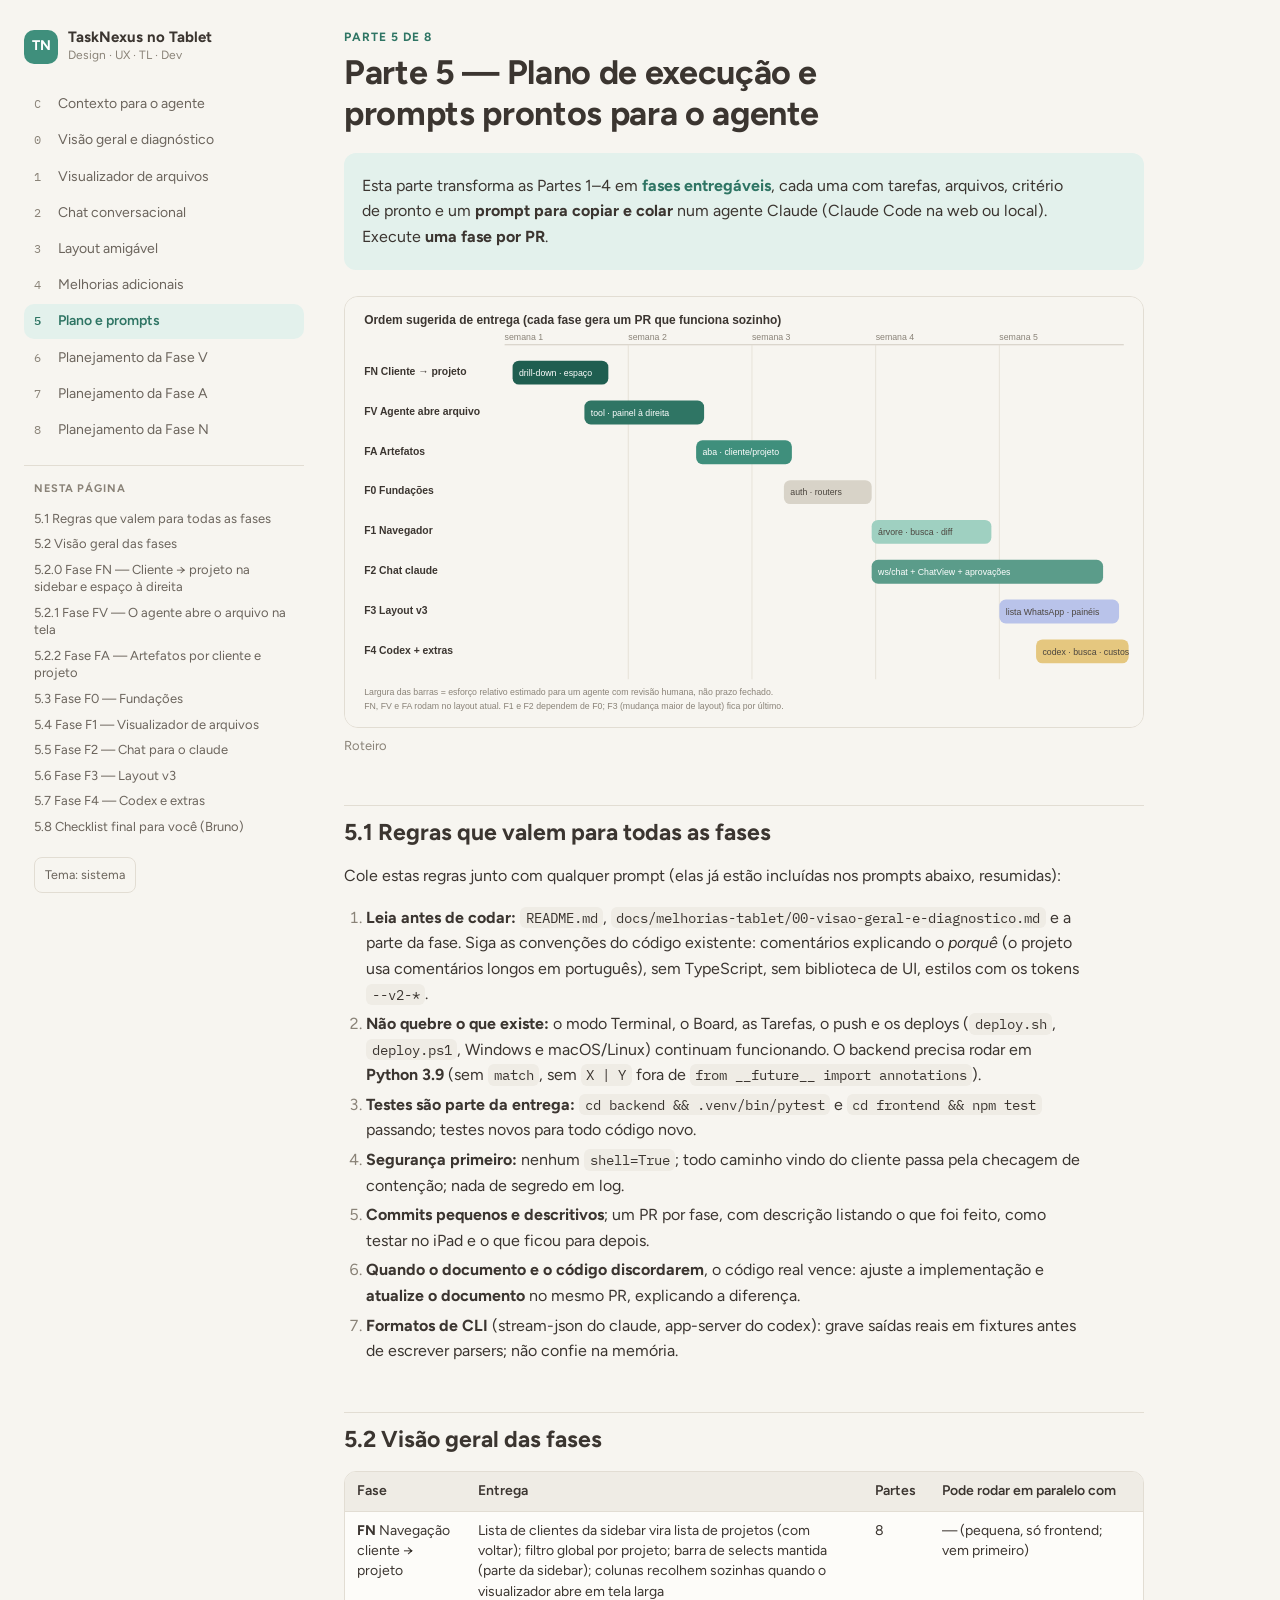
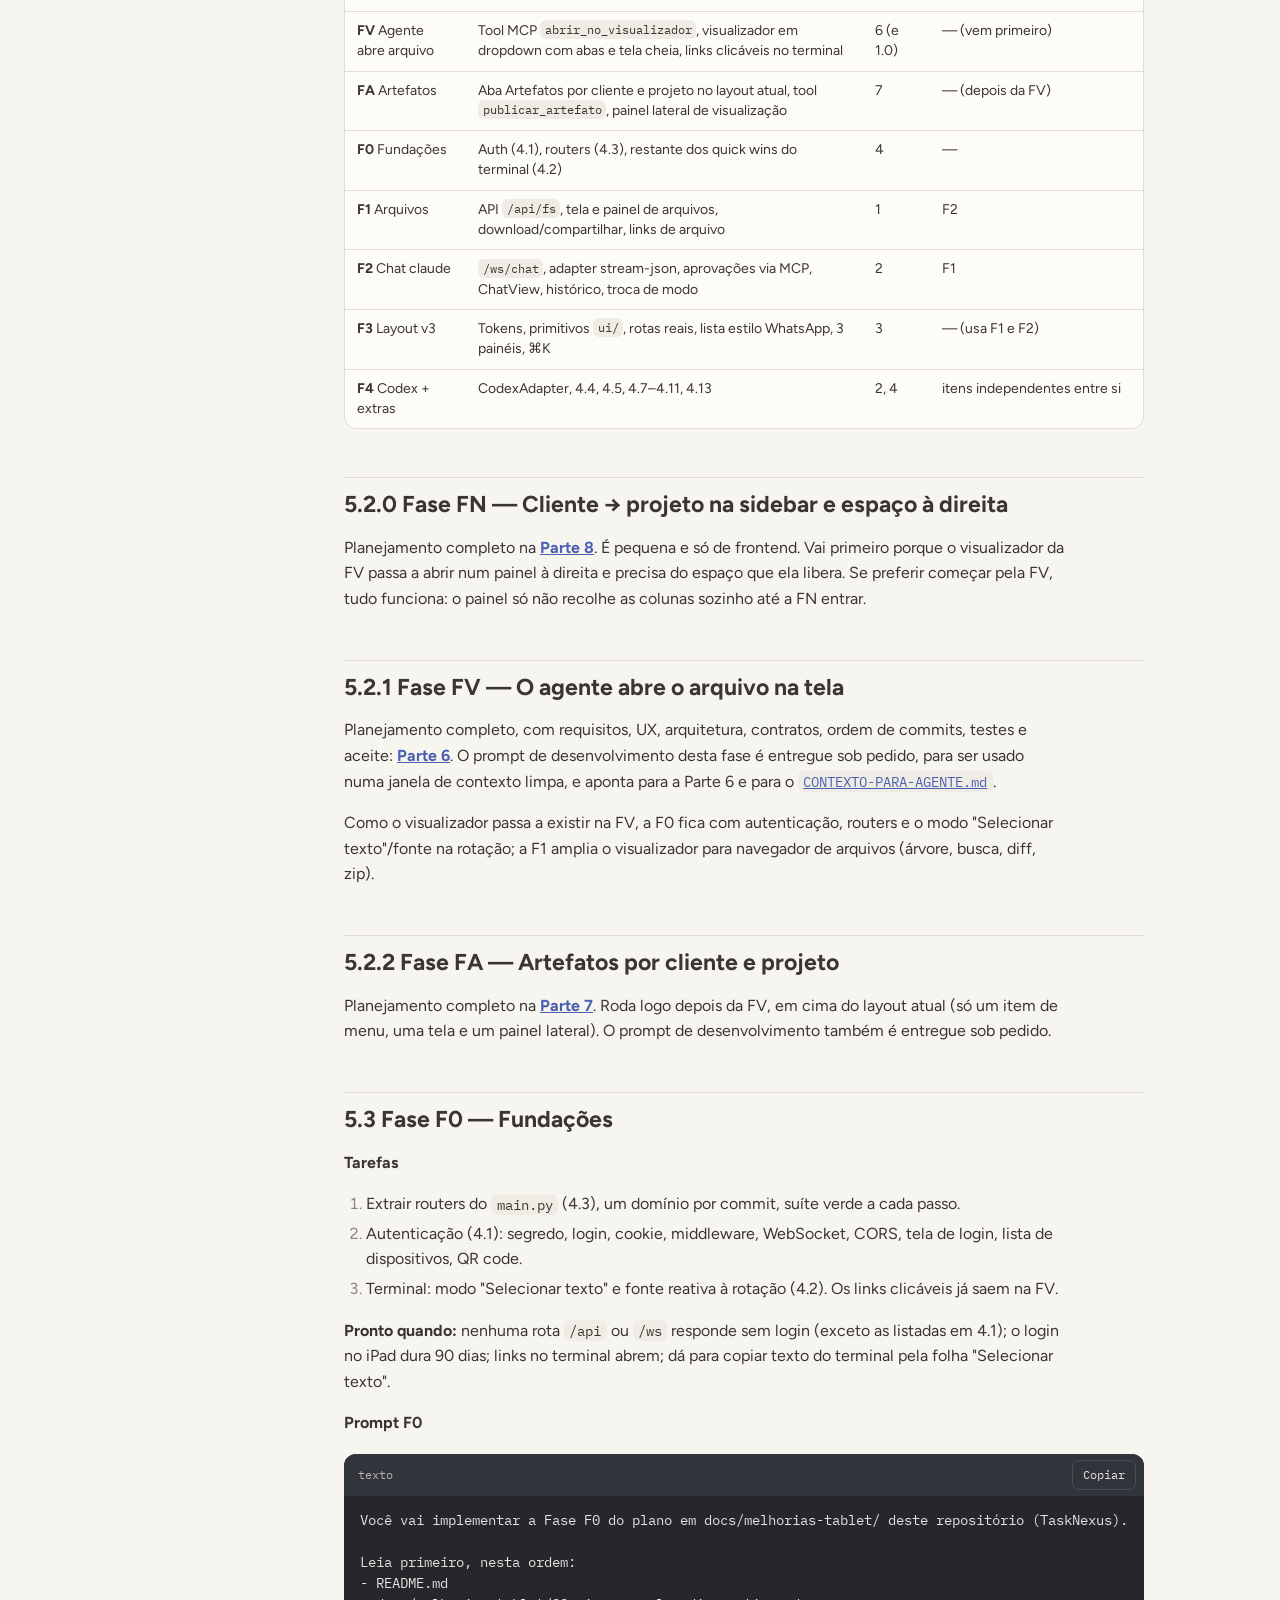
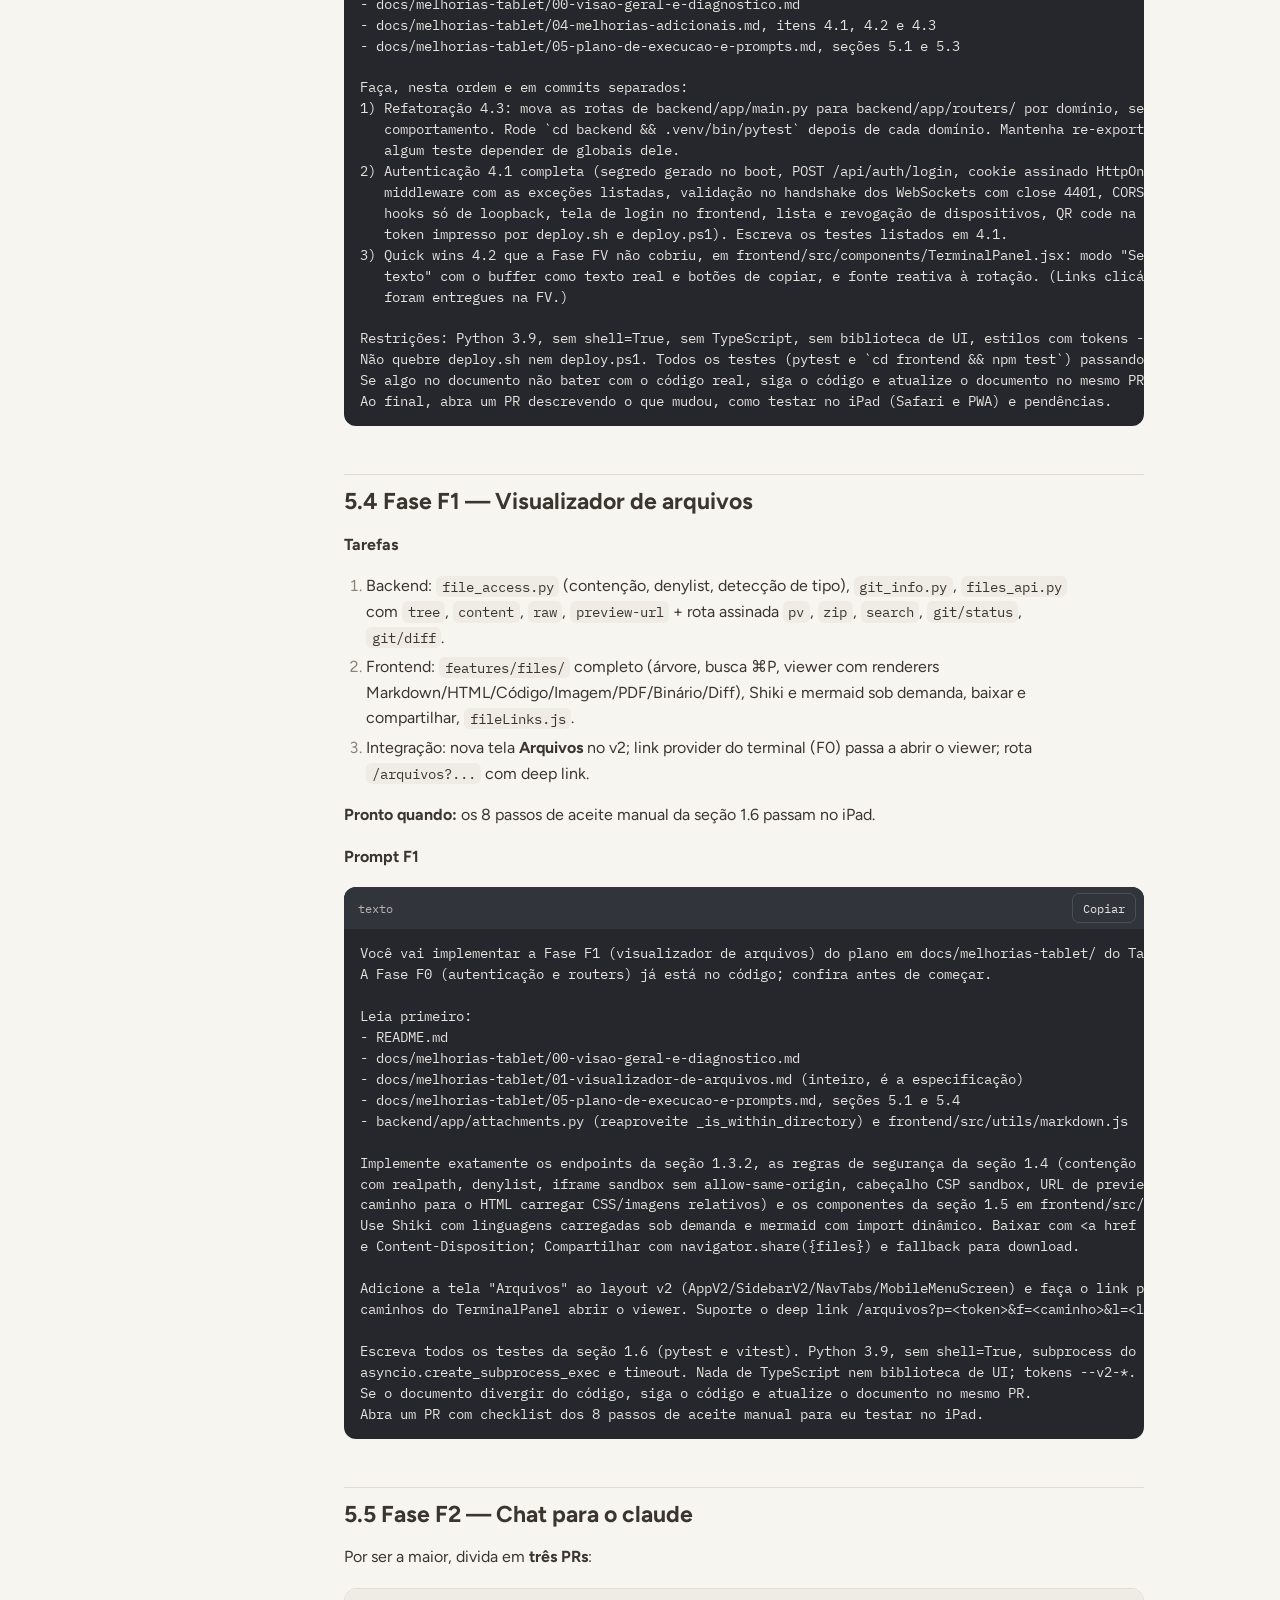
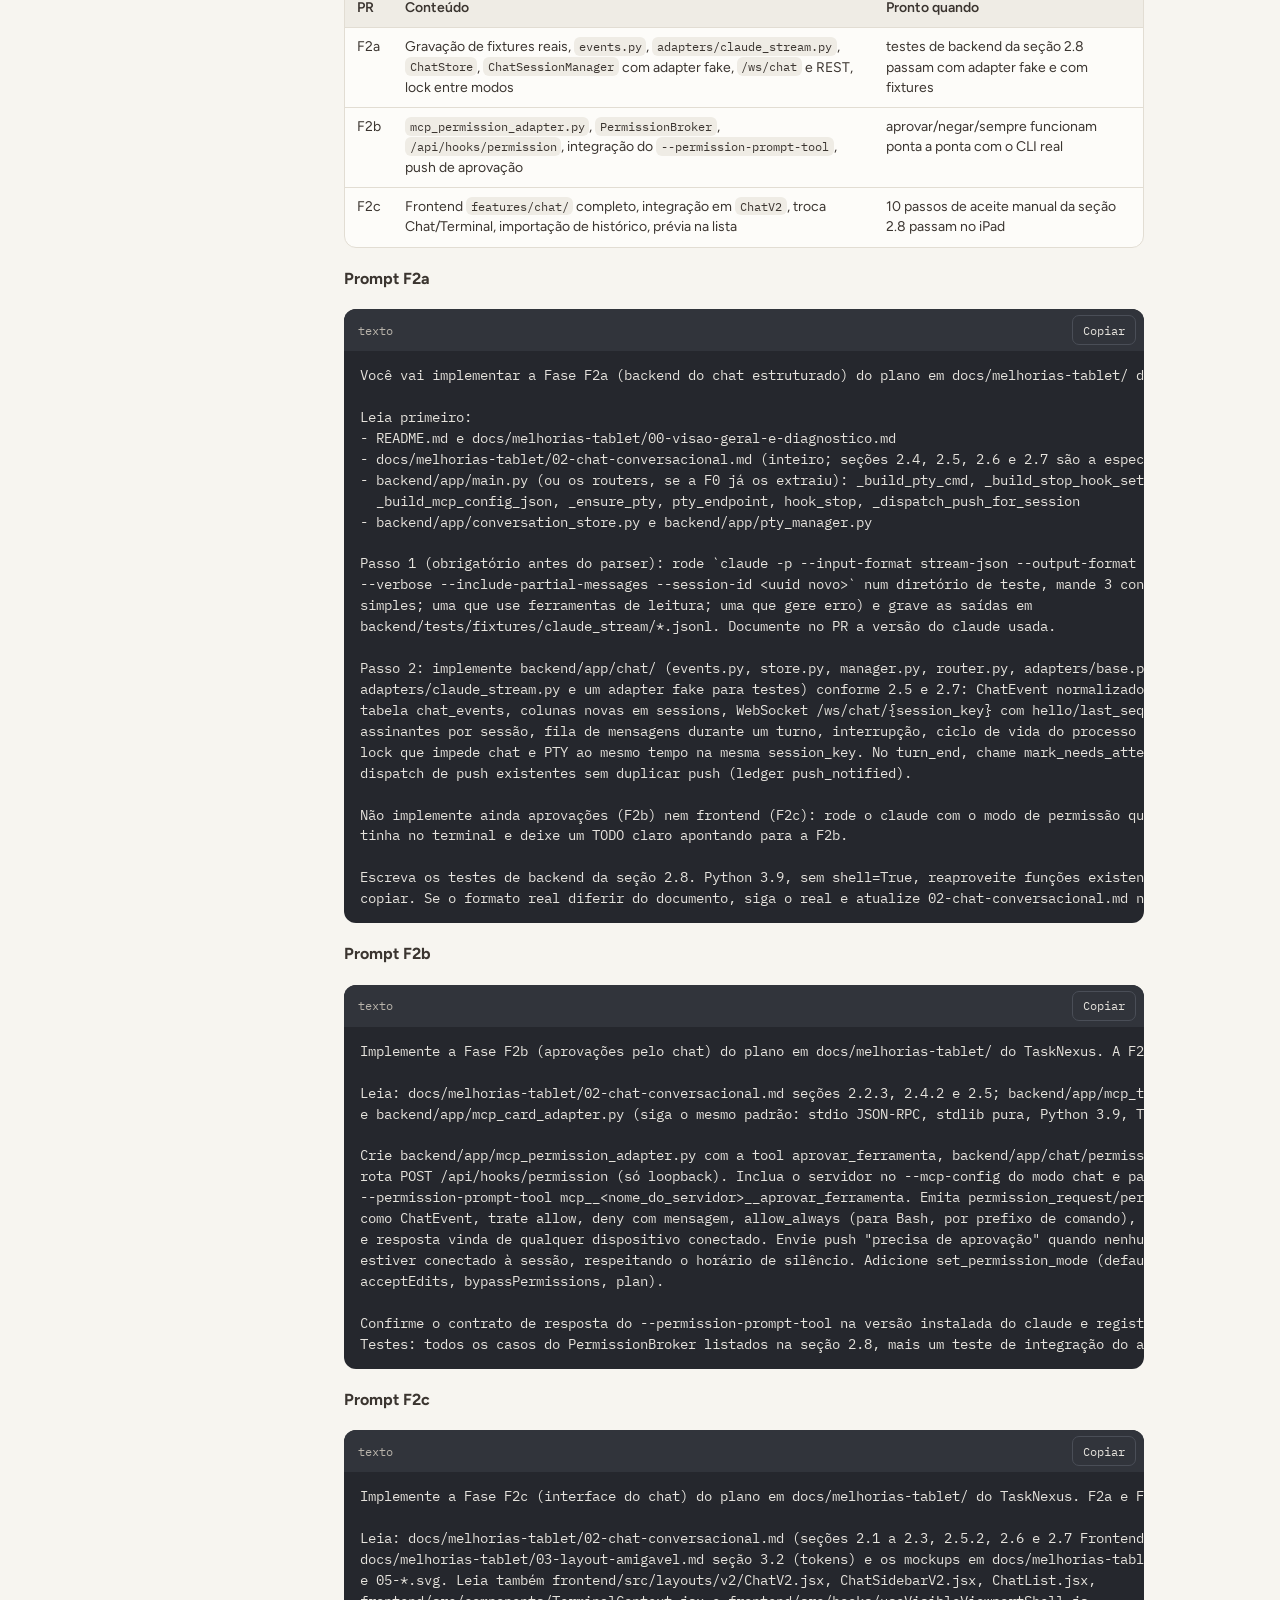
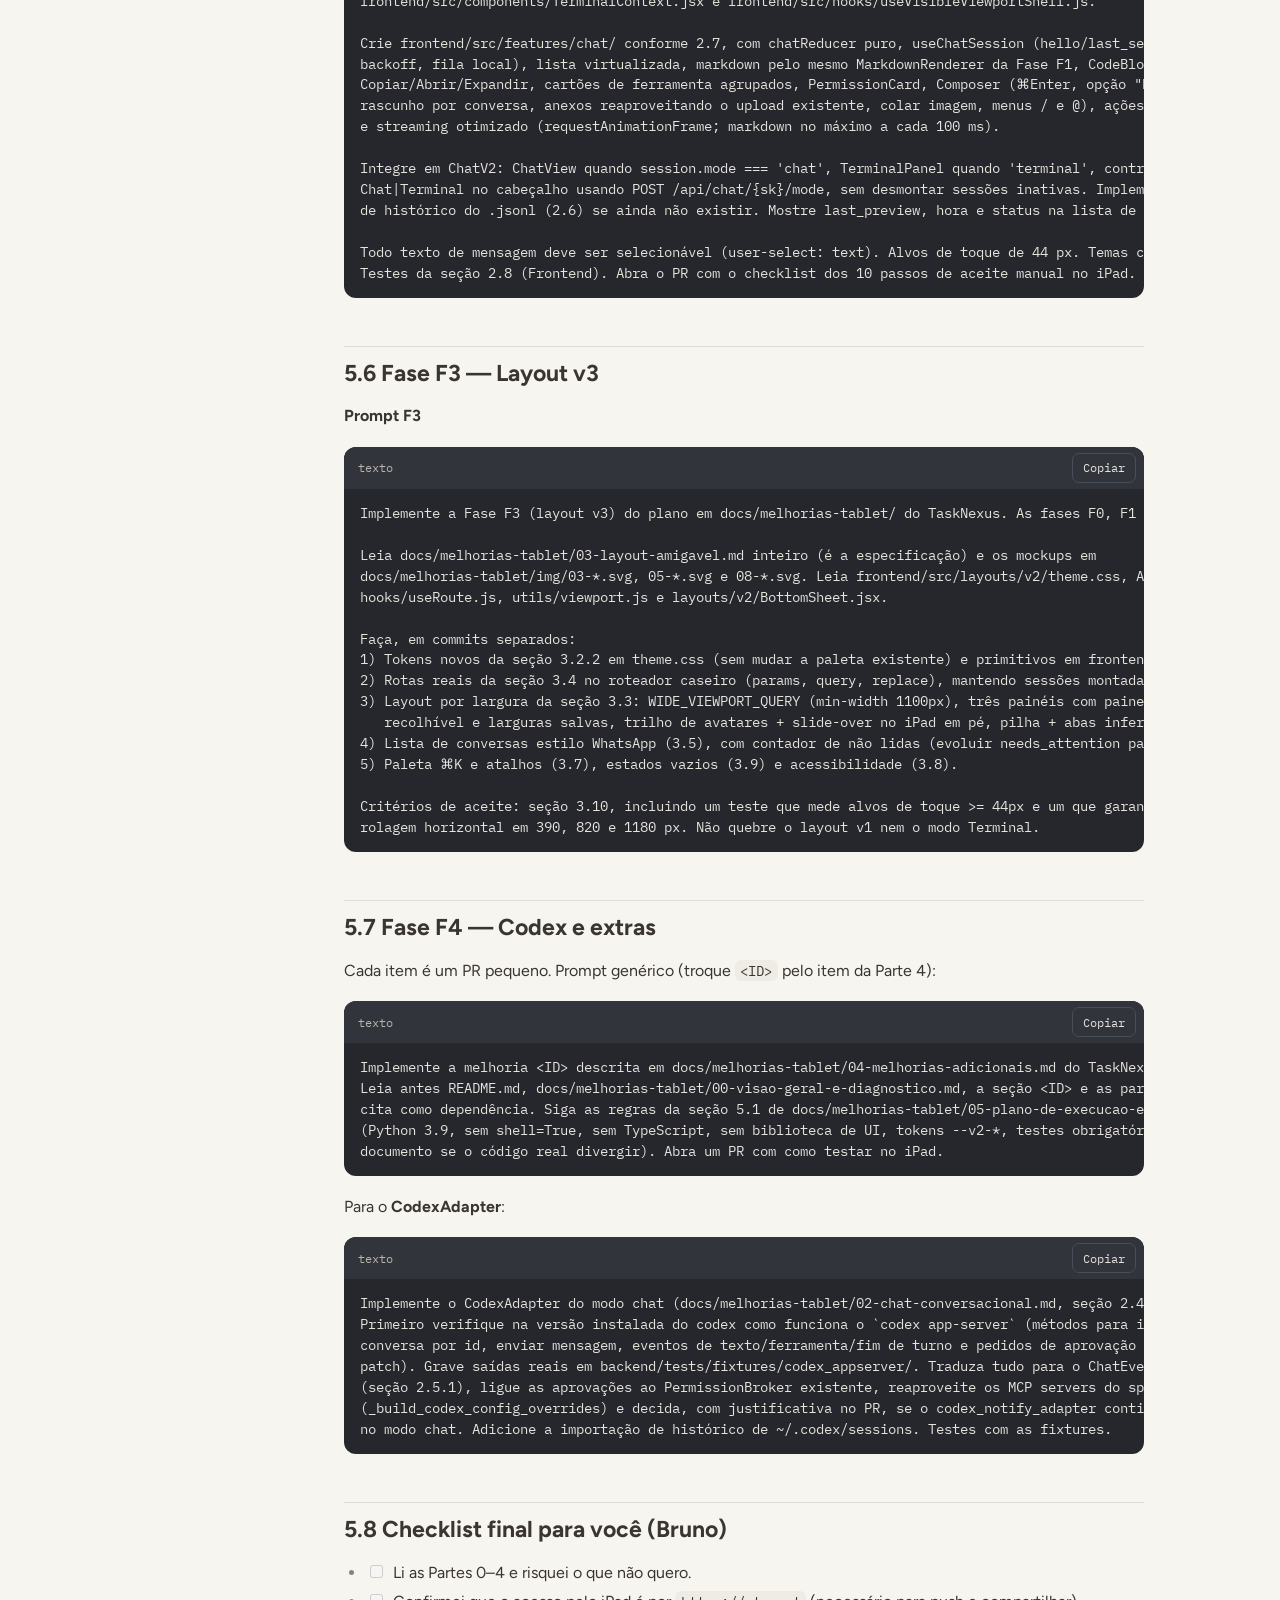
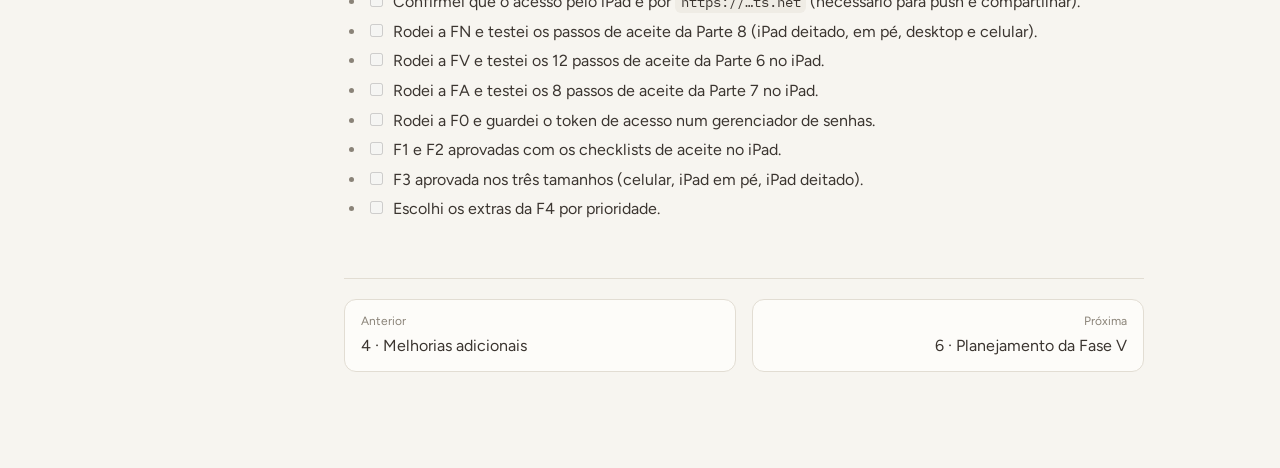
<file: docs/melhorias-tablet/05-plano-de-execucao-e-prompts.html>
<!doctype html>
<html lang="pt-BR">
<head>
<meta charset="utf-8">
<meta name="viewport" content="width=device-width, initial-scale=1, viewport-fit=cover">
<title>TaskNexus no Tablet · Plano e prompts</title>
<link rel="preconnect" href="https://fonts.googleapis.com">
<link rel="preconnect" href="https://fonts.gstatic.com" crossorigin>
<link rel="stylesheet" href="https://fonts.googleapis.com/css2?family=Figtree:wght@400;500;600;700&family=IBM+Plex+Mono:wght@400;500&display=swap">
<style>
:root{
  --bg:#f7f5f0; --surface:#fdfcf9; --surface-2:#efece5; --border:#e2ddd3;
  --text:#3b3530; --dim:#6b645c; --faint:#8a8378;
  --accent:#3f8f7c; --accent-strong:#2f7564; --accent-soft:#e3f1ec;
  --accent-2:#4b5fb0; --warn-soft:#fbf3e1; --warn:#c9962d;
  --code-bg:#25272d; --code-fg:#e6e3dd; --code-head:#31343b;
  --shadow:0 1px 2px rgba(60,50,40,.06),0 6px 20px rgba(60,50,40,.06);
}
@media (prefers-color-scheme: dark){
  :root:not([data-theme="light"]){
    color-scheme:dark;
    --bg:#1f2227; --surface:#262a31; --surface-2:#2f343c; --border:#3b414b;
    --text:#e7e8ec; --dim:#b2b6bf; --faint:#8f94a0;
    --accent:#7cc6b1; --accent-strong:#9ad8c6; --accent-soft:#233a35;
    --accent-2:#a3b1ea; --warn-soft:#3a3222; --warn:#e0b85a;
    --code-bg:#17191d; --code-fg:#e6e3dd; --code-head:#22252b;
    --shadow:none;
  }
}
:root[data-theme="dark"]{
  color-scheme:dark;
  --bg:#1f2227; --surface:#262a31; --surface-2:#2f343c; --border:#3b414b;
  --text:#e7e8ec; --dim:#b2b6bf; --faint:#8f94a0;
  --accent:#7cc6b1; --accent-strong:#9ad8c6; --accent-soft:#233a35;
  --accent-2:#a3b1ea; --warn-soft:#3a3222; --warn:#e0b85a;
  --code-bg:#17191d; --code-fg:#e6e3dd; --code-head:#22252b;
  --shadow:none;
}
*{box-sizing:border-box}
html{scroll-behavior:smooth;-webkit-text-size-adjust:100%}
@media (prefers-reduced-motion: reduce){html{scroll-behavior:auto}}
body{margin:0;background:var(--bg);color:var(--text);
  font-family:Figtree,-apple-system,"Segoe UI",Roboto,sans-serif;font-size:16px;line-height:1.6}
a{color:var(--accent-2)}
a:focus-visible,button:focus-visible{outline:2px solid var(--accent);outline-offset:2px;border-radius:4px}
code,pre,kbd{font-family:"IBM Plex Mono",ui-monospace,Menlo,Consolas,monospace}

.shell{display:grid;grid-template-columns:280px minmax(0,1fr);max-width:1320px;margin:0 auto;
  padding-inline:24px;gap:40px}
.side{position:sticky;top:env(safe-area-inset-top,0px);align-self:start;max-height:100vh;overflow:auto;
  padding-block:28px 40px}
.brand{display:flex;align-items:center;gap:10px;text-decoration:none;color:var(--text);margin-bottom:22px}
.brand-mark{width:34px;height:34px;border-radius:10px;background:var(--accent);display:grid;place-items:center;
  color:#fff;font-weight:700;font-size:14px}
.brand b{display:block;font-size:15px;line-height:1.2}
.brand-text>span{display:block;font-size:12px;color:var(--faint)}
.parts{list-style:none;margin:0;padding:0;display:flex;flex-direction:column;gap:2px}
.parts a{display:flex;gap:10px;align-items:baseline;padding:8px 10px;border-radius:10px;text-decoration:none;
  color:var(--dim);font-size:14px;line-height:1.3}
.parts a .n{font-family:"IBM Plex Mono",monospace;font-size:12px;color:var(--faint);min-width:14px}
.parts a:hover{background:var(--surface-2);color:var(--text)}
.parts a.on{background:var(--accent-soft);color:var(--accent-strong);font-weight:600}
.parts a.on .n{color:var(--accent-strong)}
.toc{margin-top:18px;padding-top:14px;border-top:1px solid var(--border)}
.toc-title{font-size:11px;font-weight:700;letter-spacing:.08em;text-transform:uppercase;color:var(--faint);
  margin:0 0 8px 10px}
.toc ul{list-style:none;margin:0;padding:0}
.toc a{display:block;padding:4px 10px;font-size:13px;color:var(--dim);text-decoration:none;line-height:1.35;
  border-radius:8px}
.toc a:hover{color:var(--text);background:var(--surface-2)}
.toc ul ul a{padding-left:22px;font-size:12.5px;color:var(--faint)}
.theme-btn{margin-top:18px;margin-left:10px;font:inherit;font-size:12.5px;color:var(--dim);background:none;
  border:1px solid var(--border);border-radius:8px;padding:6px 10px;cursor:pointer;min-height:36px}

main{padding-block:28px 96px;min-width:0;overflow-x:clip}
.doc{max-width:80ch}
.eyebrow{font-size:12px;font-weight:700;letter-spacing:.08em;text-transform:uppercase;color:var(--accent-strong);
  margin:0 0 6px}
.doc h1{font-size:clamp(26px,3.4vw,34px);line-height:1.2;margin:0 0 18px;text-wrap:balance;letter-spacing:-.01em}
.doc h2{font-size:23px;line-height:1.25;margin:48px 0 12px;padding-top:12px;border-top:1px solid var(--border);
  text-wrap:balance}
.doc h3{font-size:18px;margin:32px 0 8px;text-wrap:balance}
.doc h4{font-size:16px;margin:24px 0 6px}
.doc h1+p,.doc h1+blockquote{margin-top:0}
.doc p,.doc li{max-width:72ch}
.doc ul,.doc ol{padding-left:1.4em}
.doc li{margin:4px 0}
.doc li::marker{color:var(--faint)}
.doc hr{border:0;border-top:1px solid var(--border);margin:40px 0}
.doc blockquote{margin:20px 0;padding:14px 18px;background:var(--accent-soft);border-radius:12px;color:var(--text)}
.doc blockquote p{margin:6px 0}
.doc blockquote strong:first-child{color:var(--accent-strong)}
.doc :not(pre)>code{font-size:.88em;background:var(--surface-2);padding:.12em .38em;border-radius:6px;
  overflow-wrap:anywhere}
.table-wrap{overflow-x:auto;margin:18px 0;border:1px solid var(--border);border-radius:12px;background:var(--surface)}
.doc table{border-collapse:collapse;width:100%;font-size:14px;line-height:1.45}
.doc th,.doc td{padding:9px 12px;text-align:left;vertical-align:top;border-bottom:1px solid var(--border)}
.doc th{background:var(--surface-2);font-weight:600;white-space:nowrap}
.doc tr:last-child td{border-bottom:0}
.doc td code{white-space:nowrap}
.code{position:relative;margin:18px 0;border-radius:12px;background:var(--code-bg);overflow:hidden}
.code-head{display:flex;justify-content:space-between;align-items:center;padding:6px 8px 6px 14px;
  background:var(--code-head);font-size:12px;color:#b9b4ab;font-family:"IBM Plex Mono",monospace}
.copy{font:inherit;font-size:12px;color:#e6e3dd;background:transparent;border:1px solid #4a4e57;border-radius:7px;
  padding:4px 10px;cursor:pointer;min-height:30px}
.copy:hover{background:#3a3e46}
.code pre{margin:0;padding:14px 16px;overflow-x:auto;color:var(--code-fg);font-size:13.5px;line-height:1.55;
  -webkit-overflow-scrolling:touch}
.doc figure{margin:26px 0}
.doc figure img{display:block;width:100%;height:auto;border-radius:14px;border:1px solid var(--border)}
.doc figcaption{font-size:13px;color:var(--faint);margin-top:8px}
.doc input[type=checkbox]{margin-right:6px}
.pager{display:flex;justify-content:space-between;gap:16px;margin-top:56px;padding-top:20px;
  border-top:1px solid var(--border);flex-wrap:wrap}
.pager a{display:flex;flex-direction:column;gap:2px;padding:12px 16px;border:1px solid var(--border);
  border-radius:12px;text-decoration:none;color:var(--text);background:var(--surface);min-width:0;flex:1 1 220px}
.pager a small{color:var(--faint);font-size:12px}
.pager a.next{text-align:right}
.part-sep{margin-top:80px}
.topbar{display:none}

/* Pygments (tema escuro nos dois temas, casa com o bloco de código do chat) */
.hl .k,.hl .kn,.hl .kd,.hl .kr,.hl .kc,.hl .ow{color:#9fd9c5}
.hl .s,.hl .s1,.hl .s2,.hl .sb,.hl .sd,.hl .se,.hl .si,.hl .sh{color:#e7c07b}
.hl .c,.hl .c1,.hl .cm,.hl .ch,.hl .cs{color:#8a8f98;font-style:italic}
.hl .nf,.hl .fm{color:#a9c1ff}
.hl .nc,.hl .nn{color:#f0b5d0}
.hl .m,.hl .mi,.hl .mf{color:#f5a97f}
.hl .nt{color:#9fd9c5}
.hl .na,.hl .nb,.hl .bp{color:#c4b5fd}
.hl .p,.hl .o{color:#cfcac2}
.hl .err{color:inherit;background:none}

@media (max-width:1000px){
  .shell{grid-template-columns:minmax(0,1fr);padding-inline:16px;gap:0}
  .side{display:none}
  .topbar{display:flex;gap:6px;overflow-x:auto;position:sticky;top:env(safe-area-inset-top,0px);z-index:5;
    background:var(--bg);padding:10px 16px;border-bottom:1px solid var(--border);-webkit-overflow-scrolling:touch}
  .topbar a{flex:0 0 auto;padding:7px 12px;border-radius:999px;border:1px solid var(--border);font-size:13px;
    text-decoration:none;color:var(--dim);background:var(--surface);min-height:36px;display:flex;align-items:center}
  .topbar a.on{background:var(--accent-soft);color:var(--accent-strong);border-color:transparent;font-weight:600}
  main{padding-block:20px 72px}
  .doc h2{font-size:21px}
}
</style>
</head>
<body>
<nav class="topbar" aria-label="Partes"><a href="CONTEXTO-PARA-AGENTE.html">C · Contexto para o agente</a><a href="00-visao-geral-e-diagnostico.html">0 · Visão geral e diagnóstico</a><a href="01-visualizador-de-arquivos.html">1 · Visualizador de arquivos</a><a href="02-chat-conversacional.html">2 · Chat conversacional</a><a href="03-layout-amigavel.html">3 · Layout amigável</a><a href="04-melhorias-adicionais.html">4 · Melhorias adicionais</a><a class="on" href="05-plano-de-execucao-e-prompts.html">5 · Plano e prompts</a><a href="06-planejamento-fase-v.html">6 · Planejamento da Fase V</a><a href="07-planejamento-artefatos.html">7 · Planejamento da Fase A</a><a href="08-planejamento-navegacao-cliente-projeto.html">8 · Planejamento da Fase N</a></nav>
<div class="shell">
  <aside class="side" aria-label="Navegação">
    <a class="brand" href="#top"><span class="brand-mark">TN</span><span class="brand-text"><b>TaskNexus no Tablet</b><span>Design · UX · TL · Dev</span></span></a>
    <ul class="parts"><li><a href="CONTEXTO-PARA-AGENTE.html"><span class="n">C</span><span>Contexto para o agente</span></a></li><li><a href="00-visao-geral-e-diagnostico.html"><span class="n">0</span><span>Visão geral e diagnóstico</span></a></li><li><a href="01-visualizador-de-arquivos.html"><span class="n">1</span><span>Visualizador de arquivos</span></a></li><li><a href="02-chat-conversacional.html"><span class="n">2</span><span>Chat conversacional</span></a></li><li><a href="03-layout-amigavel.html"><span class="n">3</span><span>Layout amigável</span></a></li><li><a href="04-melhorias-adicionais.html"><span class="n">4</span><span>Melhorias adicionais</span></a></li><li><a class="on" href="05-plano-de-execucao-e-prompts.html"><span class="n">5</span><span>Plano e prompts</span></a></li><li><a href="06-planejamento-fase-v.html"><span class="n">6</span><span>Planejamento da Fase V</span></a></li><li><a href="07-planejamento-artefatos.html"><span class="n">7</span><span>Planejamento da Fase A</span></a></li><li><a href="08-planejamento-navegacao-cliente-projeto.html"><span class="n">8</span><span>Planejamento da Fase N</span></a></li></ul>
    <div class="toc"><p class="toc-title">Nesta página</p><ul><li><a href="#51-regras-que-valem-para-todas-as-fases">5.1 Regras que valem para todas as fases</a></li><li><a href="#52-visão-geral-das-fases">5.2 Visão geral das fases</a></li><li><a href="#520-fase-fn-cliente-projeto-na-sidebar-e-espaço-à-direita">5.2.0 Fase FN — Cliente → projeto na sidebar e espaço à direita</a></li><li><a href="#521-fase-fv-o-agente-abre-o-arquivo-na-tela">5.2.1 Fase FV — O agente abre o arquivo na tela</a></li><li><a href="#522-fase-fa-artefatos-por-cliente-e-projeto">5.2.2 Fase FA — Artefatos por cliente e projeto</a></li><li><a href="#53-fase-f0-fundações">5.3 Fase F0 — Fundações</a></li><li><a href="#54-fase-f1-visualizador-de-arquivos">5.4 Fase F1 — Visualizador de arquivos</a></li><li><a href="#55-fase-f2-chat-para-o-claude">5.5 Fase F2 — Chat para o claude</a></li><li><a href="#56-fase-f3-layout-v3">5.6 Fase F3 — Layout v3</a></li><li><a href="#57-fase-f4-codex-e-extras">5.7 Fase F4 — Codex e extras</a></li><li><a href="#58-checklist-final-para-você-bruno">5.8 Checklist final para você (Bruno)</a></li></ul></div>
    <button class="theme-btn" type="button">Tema: sistema</button>
  </aside>
  <main id="top"><article class="doc"><p class="eyebrow">Parte 5 de 8</p><h1 id="parte-5-plano-de-execução-e-prompts-prontos-para-o-agente">Parte 5 — Plano de execução e prompts prontos para o agente</h1>
<blockquote>
<p>Esta parte transforma as Partes 1–4 em <strong>fases entregáveis</strong>, cada uma com
tarefas, arquivos, critério de pronto e um <strong>prompt para copiar e colar</strong>
num agente Claude (Claude Code na web ou local). Execute <strong>uma fase por PR</strong>.</p>
</blockquote>
<figure><img src="img/09-roadmap.svg" alt="Roteiro" loading="lazy"><figcaption>Roteiro</figcaption></figure>
<h2 id="51-regras-que-valem-para-todas-as-fases">5.1 Regras que valem para todas as fases</h2>
<p>Cole estas regras junto com qualquer prompt (elas já estão incluídas nos
prompts abaixo, resumidas):</p>
<ol>
<li><strong>Leia antes de codar:</strong> <code>README.md</code>, <code>docs/melhorias-tablet/00-visao-geral-e-diagnostico.md</code>
   e a parte da fase. Siga as convenções do código existente: comentários
   explicando o <em>porquê</em> (o projeto usa comentários longos em português),
   sem TypeScript, sem biblioteca de UI, estilos com os tokens <code>--v2-*</code>.</li>
<li><strong>Não quebre o que existe:</strong> o modo Terminal, o Board, as Tarefas, o push e
   os deploys (<code>deploy.sh</code>, <code>deploy.ps1</code>, Windows e macOS/Linux) continuam
   funcionando. O backend precisa rodar em <strong>Python 3.9</strong> (sem <code>match</code>, sem
   <code>X | Y</code> fora de <code>from __future__ import annotations</code>).</li>
<li><strong>Testes são parte da entrega:</strong> <code>cd backend &amp;&amp; .venv/bin/pytest</code> e
   <code>cd frontend &amp;&amp; npm test</code> passando; testes novos para todo código novo.</li>
<li><strong>Segurança primeiro:</strong> nenhum <code>shell=True</code>; todo caminho vindo do cliente
   passa pela checagem de contenção; nada de segredo em log.</li>
<li><strong>Commits pequenos e descritivos</strong>; um PR por fase, com descrição
   listando o que foi feito, como testar no iPad e o que ficou para depois.</li>
<li><strong>Quando o documento e o código discordarem</strong>, o código real vence: ajuste a
   implementação e <strong>atualize o documento</strong> no mesmo PR, explicando a diferença.</li>
<li><strong>Formatos de CLI</strong> (stream-json do claude, app-server do codex): grave
   saídas reais em fixtures antes de escrever parsers; não confie na memória.</li>
</ol>
<h2 id="52-visão-geral-das-fases">5.2 Visão geral das fases</h2>
<div class="table-wrap"><table>
<thead>
<tr>
<th>Fase</th>
<th>Entrega</th>
<th>Partes</th>
<th>Pode rodar em paralelo com</th>
</tr>
</thead>
<tbody>
<tr>
<td><strong>FN</strong> Navegação cliente → projeto</td>
<td>Lista de clientes da sidebar vira lista de projetos (com voltar); filtro global por projeto; barra de selects mantida (parte da sidebar); colunas recolhem sozinhas quando o visualizador abre em tela larga</td>
<td>8</td>
<td>— (pequena, só frontend; vem primeiro)</td>
</tr>
<tr>
<td><strong>FV</strong> Agente abre arquivo</td>
<td>Tool MCP <code>abrir_no_visualizador</code>, visualizador em dropdown com abas e tela cheia, links clicáveis no terminal</td>
<td>6 (e 1.0)</td>
<td>— (vem primeiro)</td>
</tr>
<tr>
<td><strong>FA</strong> Artefatos</td>
<td>Aba Artefatos por cliente e projeto no layout atual, tool <code>publicar_artefato</code>, painel lateral de visualização</td>
<td>7</td>
<td>— (depois da FV)</td>
</tr>
<tr>
<td><strong>F0</strong> Fundações</td>
<td>Auth (4.1), routers (4.3), restante dos quick wins do terminal (4.2)</td>
<td>4</td>
<td>—</td>
</tr>
<tr>
<td><strong>F1</strong> Arquivos</td>
<td>API <code>/api/fs</code>, tela e painel de arquivos, download/compartilhar, links de arquivo</td>
<td>1</td>
<td>F2</td>
</tr>
<tr>
<td><strong>F2</strong> Chat claude</td>
<td><code>/ws/chat</code>, adapter stream-json, aprovações via MCP, ChatView, histórico, troca de modo</td>
<td>2</td>
<td>F1</td>
</tr>
<tr>
<td><strong>F3</strong> Layout v3</td>
<td>Tokens, primitivos <code>ui/</code>, rotas reais, lista estilo WhatsApp, 3 painéis, ⌘K</td>
<td>3</td>
<td>— (usa F1 e F2)</td>
</tr>
<tr>
<td><strong>F4</strong> Codex + extras</td>
<td>CodexAdapter, 4.4, 4.5, 4.7–4.11, 4.13</td>
<td>2, 4</td>
<td>itens independentes entre si</td>
</tr>
</tbody>
</table></div>
<h2 id="520-fase-fn-cliente-projeto-na-sidebar-e-espaço-à-direita">5.2.0 Fase FN — Cliente → projeto na sidebar e espaço à direita</h2>
<p>Planejamento completo na <strong><a href="08-planejamento-navegacao-cliente-projeto.html">Parte 8</a></strong>.
É pequena e só de frontend. Vai primeiro porque o visualizador da FV passa a
abrir num painel à direita e precisa do espaço que ela libera. Se preferir
começar pela FV, tudo funciona: o painel só não recolhe as colunas sozinho
até a FN entrar.</p>
<h2 id="521-fase-fv-o-agente-abre-o-arquivo-na-tela">5.2.1 Fase FV — O agente abre o arquivo na tela</h2>
<p>Planejamento completo, com requisitos, UX, arquitetura, contratos, ordem de
commits, testes e aceite: <strong><a href="06-planejamento-fase-v.html">Parte 6</a></strong>. O prompt
de desenvolvimento desta fase é entregue sob pedido, para ser usado numa
janela de contexto limpa, e aponta para a Parte 6 e para o
<a href="CONTEXTO-PARA-AGENTE.html"><code>CONTEXTO-PARA-AGENTE.md</code></a>.</p>
<p>Como o visualizador passa a existir na FV, a F0 fica com autenticação,
routers e o modo "Selecionar texto"/fonte na rotação; a F1 amplia o
visualizador para navegador de arquivos (árvore, busca, diff, zip).</p>
<h2 id="522-fase-fa-artefatos-por-cliente-e-projeto">5.2.2 Fase FA — Artefatos por cliente e projeto</h2>
<p>Planejamento completo na <strong><a href="07-planejamento-artefatos.html">Parte 7</a></strong>. Roda
logo depois da FV, em cima do layout atual (só um item de menu, uma tela e um
painel lateral). O prompt de desenvolvimento também é entregue sob pedido.</p>
<h2 id="53-fase-f0-fundações">5.3 Fase F0 — Fundações</h2>
<p><strong>Tarefas</strong></p>
<ol>
<li>Extrair routers do <code>main.py</code> (4.3), um domínio por commit, suíte verde a cada passo.</li>
<li>Autenticação (4.1): segredo, login, cookie, middleware, WebSocket, CORS,
   tela de login, lista de dispositivos, QR code.</li>
<li>Terminal: modo "Selecionar texto" e fonte reativa à rotação (4.2). Os links
   clicáveis já saem na FV.</li>
</ol>
<p><strong>Pronto quando:</strong> nenhuma rota <code>/api</code> ou <code>/ws</code> responde sem login (exceto as
listadas em 4.1); o login no iPad dura 90 dias; links no terminal abrem; dá
para copiar texto do terminal pela folha "Selecionar texto".</p>
<p><strong>Prompt F0</strong></p>
<div class="code"><div class="code-head"><span>texto</span><button class="copy" type="button">Copiar</button></div><pre><span></span><code>Você vai implementar a Fase F0 do plano em docs/melhorias-tablet/ deste repositório (TaskNexus).

Leia primeiro, nesta ordem:
- README.md
- docs/melhorias-tablet/00-visao-geral-e-diagnostico.md
- docs/melhorias-tablet/04-melhorias-adicionais.md, itens 4.1, 4.2 e 4.3
- docs/melhorias-tablet/05-plano-de-execucao-e-prompts.md, seções 5.1 e 5.3

Faça, nesta ordem e em commits separados:
1) Refatoração 4.3: mova as rotas de backend/app/main.py para backend/app/routers/ por domínio, sem mudar
   comportamento. Rode `cd backend &amp;&amp; .venv/bin/pytest` depois de cada domínio. Mantenha re-exports no main.py se
   algum teste depender de globais dele.
2) Autenticação 4.1 completa (segredo gerado no boot, POST /api/auth/login, cookie assinado HttpOnly/SameSite=Lax,
   middleware com as exceções listadas, validação no handshake dos WebSockets com close 4401, CORS restrito,
   hooks só de loopback, tela de login no frontend, lista e revogação de dispositivos, QR code na Configuração,
   token impresso por deploy.sh e deploy.ps1). Escreva os testes listados em 4.1.
3) Quick wins 4.2 que a Fase FV não cobriu, em frontend/src/components/TerminalPanel.jsx: modo "Selecionar
   texto" com o buffer como texto real e botões de copiar, e fonte reativa à rotação. (Links clicáveis já
   foram entregues na FV.)

Restrições: Python 3.9, sem shell=True, sem TypeScript, sem biblioteca de UI, estilos com tokens --v2-*.
Não quebre deploy.sh nem deploy.ps1. Todos os testes (pytest e `cd frontend &amp;&amp; npm test`) passando.
Se algo no documento não bater com o código real, siga o código e atualize o documento no mesmo PR.
Ao final, abra um PR descrevendo o que mudou, como testar no iPad (Safari e PWA) e pendências.
</code></pre></div>
<h2 id="54-fase-f1-visualizador-de-arquivos">5.4 Fase F1 — Visualizador de arquivos</h2>
<p><strong>Tarefas</strong></p>
<ol>
<li>Backend: <code>file_access.py</code> (contenção, denylist, detecção de tipo),
   <code>git_info.py</code>, <code>files_api.py</code> com <code>tree</code>, <code>content</code>, <code>raw</code>, <code>preview-url</code>
   + rota assinada <code>pv</code>, <code>zip</code>, <code>search</code>, <code>git/status</code>, <code>git/diff</code>.</li>
<li>Frontend: <code>features/files/</code> completo (árvore, busca ⌘P, viewer com
   renderers Markdown/HTML/Código/Imagem/PDF/Binário/Diff), Shiki e mermaid
   sob demanda, baixar e compartilhar, <code>fileLinks.js</code>.</li>
<li>Integração: nova tela <strong>Arquivos</strong> no v2; link provider do terminal (F0)
   passa a abrir o viewer; rota <code>/arquivos?...</code> com deep link.</li>
</ol>
<p><strong>Pronto quando:</strong> os 8 passos de aceite manual da seção 1.6 passam no iPad.</p>
<p><strong>Prompt F1</strong></p>
<div class="code"><div class="code-head"><span>texto</span><button class="copy" type="button">Copiar</button></div><pre><span></span><code>Você vai implementar a Fase F1 (visualizador de arquivos) do plano em docs/melhorias-tablet/ do TaskNexus.
A Fase F0 (autenticação e routers) já está no código; confira antes de começar.

Leia primeiro:
- README.md
- docs/melhorias-tablet/00-visao-geral-e-diagnostico.md
- docs/melhorias-tablet/01-visualizador-de-arquivos.md (inteiro, é a especificação)
- docs/melhorias-tablet/05-plano-de-execucao-e-prompts.md, seções 5.1 e 5.4
- backend/app/attachments.py (reaproveite _is_within_directory) e frontend/src/utils/markdown.js

Implemente exatamente os endpoints da seção 1.3.2, as regras de segurança da seção 1.4 (contenção de caminho
com realpath, denylist, iframe sandbox sem allow-same-origin, cabeçalho CSP sandbox, URL de preview assinada no
caminho para o HTML carregar CSS/imagens relativos) e os componentes da seção 1.5 em frontend/src/features/files/.
Use Shiki com linguagens carregadas sob demanda e mermaid com import dinâmico. Baixar com &lt;a href ...?download=1&gt;
e Content-Disposition; Compartilhar com navigator.share({files}) e fallback para download.

Adicione a tela "Arquivos" ao layout v2 (AppV2/SidebarV2/NavTabs/MobileMenuScreen) e faça o link provider de
caminhos do TerminalPanel abrir o viewer. Suporte o deep link /arquivos?p=&lt;token&gt;&amp;f=&lt;caminho&gt;&amp;l=&lt;linha&gt;.

Escreva todos os testes da seção 1.6 (pytest e vitest). Python 3.9, sem shell=True, subprocess do git com
asyncio.create_subprocess_exec e timeout. Nada de TypeScript nem biblioteca de UI; tokens --v2-*.
Se o documento divergir do código, siga o código e atualize o documento no mesmo PR.
Abra um PR com checklist dos 8 passos de aceite manual para eu testar no iPad.
</code></pre></div>
<h2 id="55-fase-f2-chat-para-o-claude">5.5 Fase F2 — Chat para o claude</h2>
<p>Por ser a maior, divida em <strong>três PRs</strong>:</p>
<div class="table-wrap"><table>
<thead>
<tr>
<th>PR</th>
<th>Conteúdo</th>
<th>Pronto quando</th>
</tr>
</thead>
<tbody>
<tr>
<td>F2a</td>
<td>Gravação de fixtures reais, <code>events.py</code>, <code>adapters/claude_stream.py</code>, <code>ChatStore</code>, <code>ChatSessionManager</code> com adapter fake, <code>/ws/chat</code> e REST, lock entre modos</td>
<td>testes de backend da seção 2.8 passam com adapter fake e com fixtures</td>
</tr>
<tr>
<td>F2b</td>
<td><code>mcp_permission_adapter.py</code>, <code>PermissionBroker</code>, <code>/api/hooks/permission</code>, integração do <code>--permission-prompt-tool</code>, push de aprovação</td>
<td>aprovar/negar/sempre funcionam ponta a ponta com o CLI real</td>
</tr>
<tr>
<td>F2c</td>
<td>Frontend <code>features/chat/</code> completo, integração em <code>ChatV2</code>, troca Chat/Terminal, importação de histórico, prévia na lista</td>
<td>10 passos de aceite manual da seção 2.8 passam no iPad</td>
</tr>
</tbody>
</table></div>
<p><strong>Prompt F2a</strong></p>
<div class="code"><div class="code-head"><span>texto</span><button class="copy" type="button">Copiar</button></div><pre><span></span><code>Você vai implementar a Fase F2a (backend do chat estruturado) do plano em docs/melhorias-tablet/ do TaskNexus.

Leia primeiro:
- README.md e docs/melhorias-tablet/00-visao-geral-e-diagnostico.md
- docs/melhorias-tablet/02-chat-conversacional.md (inteiro; seções 2.4, 2.5, 2.6 e 2.7 são a especificação)
- backend/app/main.py (ou os routers, se a F0 já os extraiu): _build_pty_cmd, _build_stop_hook_settings,
  _build_mcp_config_json, _ensure_pty, pty_endpoint, hook_stop, _dispatch_push_for_session
- backend/app/conversation_store.py e backend/app/pty_manager.py

Passo 1 (obrigatório antes do parser): rode `claude -p --input-format stream-json --output-format stream-json
--verbose --include-partial-messages --session-id &lt;uuid novo&gt;` num diretório de teste, mande 3 conversas (texto
simples; uma que use ferramentas de leitura; uma que gere erro) e grave as saídas em
backend/tests/fixtures/claude_stream/*.jsonl. Documente no PR a versão do claude usada.

Passo 2: implemente backend/app/chat/ (events.py, store.py, manager.py, router.py, adapters/base.py,
adapters/claude_stream.py e um adapter fake para testes) conforme 2.5 e 2.7: ChatEvent normalizado com seq,
tabela chat_events, colunas novas em sessions, WebSocket /ws/chat/{session_key} com hello/last_seq, vários
assinantes por sessão, fila de mensagens durante um turno, interrupção, ciclo de vida do processo (2.4.4) e o
lock que impede chat e PTY ao mesmo tempo na mesma session_key. No turn_end, chame mark_needs_attention e o
dispatch de push existentes sem duplicar push (ledger push_notified).

Não implemente ainda aprovações (F2b) nem frontend (F2c): rode o claude com o modo de permissão que o usuário
tinha no terminal e deixe um TODO claro apontando para a F2b.

Escreva os testes de backend da seção 2.8. Python 3.9, sem shell=True, reaproveite funções existentes em vez de
copiar. Se o formato real diferir do documento, siga o real e atualize 02-chat-conversacional.md no mesmo PR.
</code></pre></div>
<p><strong>Prompt F2b</strong></p>
<div class="code"><div class="code-head"><span>texto</span><button class="copy" type="button">Copiar</button></div><pre><span></span><code>Implemente a Fase F2b (aprovações pelo chat) do plano em docs/melhorias-tablet/ do TaskNexus. A F2a já está no código.

Leia: docs/melhorias-tablet/02-chat-conversacional.md seções 2.2.3, 2.4.2 e 2.5; backend/app/mcp_task_adapter.py
e backend/app/mcp_card_adapter.py (siga o mesmo padrão: stdio JSON-RPC, stdlib pura, Python 3.9, TLS de loopback).

Crie backend/app/mcp_permission_adapter.py com a tool aprovar_ferramenta, backend/app/chat/permission_broker.py e a
rota POST /api/hooks/permission (só loopback). Inclua o servidor no --mcp-config do modo chat e passe
--permission-prompt-tool mcp__&lt;nome_do_servidor&gt;__aprovar_ferramenta. Emita permission_request/permission_resolved
como ChatEvent, trate allow, deny com mensagem, allow_always (para Bash, por prefixo de comando), timeout de 30 min,
e resposta vinda de qualquer dispositivo conectado. Envie push "precisa de aprovação" quando nenhum cliente
estiver conectado à sessão, respeitando o horário de silêncio. Adicione set_permission_mode (default,
acceptEdits, bypassPermissions, plan).

Confirme o contrato de resposta do --permission-prompt-tool na versão instalada do claude e registre no PR.
Testes: todos os casos do PermissionBroker listados na seção 2.8, mais um teste de integração do adapter MCP.
</code></pre></div>
<p><strong>Prompt F2c</strong></p>
<div class="code"><div class="code-head"><span>texto</span><button class="copy" type="button">Copiar</button></div><pre><span></span><code>Implemente a Fase F2c (interface do chat) do plano em docs/melhorias-tablet/ do TaskNexus. F2a e F2b já estão no código.

Leia: docs/melhorias-tablet/02-chat-conversacional.md (seções 2.1 a 2.3, 2.5.2, 2.6 e 2.7 Frontend),
docs/melhorias-tablet/03-layout-amigavel.md seção 3.2 (tokens) e os mockups em docs/melhorias-tablet/img/03-*.svg
e 05-*.svg. Leia também frontend/src/layouts/v2/ChatV2.jsx, ChatSidebarV2.jsx, ChatList.jsx,
frontend/src/components/TerminalContext.jsx e frontend/src/hooks/useVisibleViewportShell.js.

Crie frontend/src/features/chat/ conforme 2.7, com chatReducer puro, useChatSession (hello/last_seq, reconexão com
backoff, fila local), lista virtualizada, markdown pelo mesmo MarkdownRenderer da Fase F1, CodeBlock com
Copiar/Abrir/Expandir, cartões de ferramenta agrupados, PermissionCard, Composer (⌘Enter, opção "Enter envia",
rascunho por conversa, anexos reaproveitando o upload existente, colar imagem, menus / e @), ações por toque longo
e streaming otimizado (requestAnimationFrame; markdown no máximo a cada 100 ms).

Integre em ChatV2: ChatView quando session.mode === 'chat', TerminalPanel quando 'terminal', controle segmentado
Chat|Terminal no cabeçalho usando POST /api/chat/{sk}/mode, sem desmontar sessões inativas. Implemente a importação
de histórico do .jsonl (2.6) se ainda não existir. Mostre last_preview, hora e status na lista de conversas.

Todo texto de mensagem deve ser selecionável (user-select: text). Alvos de toque de 44 px. Temas claro e escuro.
Testes da seção 2.8 (Frontend). Abra o PR com o checklist dos 10 passos de aceite manual no iPad.
</code></pre></div>
<h2 id="56-fase-f3-layout-v3">5.6 Fase F3 — Layout v3</h2>
<p><strong>Prompt F3</strong></p>
<div class="code"><div class="code-head"><span>texto</span><button class="copy" type="button">Copiar</button></div><pre><span></span><code>Implemente a Fase F3 (layout v3) do plano em docs/melhorias-tablet/ do TaskNexus. As fases F0, F1 e F2 já estão no código.

Leia docs/melhorias-tablet/03-layout-amigavel.md inteiro (é a especificação) e os mockups em
docs/melhorias-tablet/img/03-*.svg, 05-*.svg e 08-*.svg. Leia frontend/src/layouts/v2/theme.css, AppV2.jsx,
hooks/useRoute.js, utils/viewport.js e layouts/v2/BottomSheet.jsx.

Faça, em commits separados:
1) Tokens novos da seção 3.2.2 em theme.css (sem mudar a paleta existente) e primitivos em frontend/src/ui/ (3.6).
2) Rotas reais da seção 3.4 no roteador caseiro (params, query, replace), mantendo sessões montadas.
3) Layout por largura da seção 3.3: WIDE_VIEWPORT_QUERY (min-width 1100px), três painéis com painel de contexto
   recolhível e larguras salvas, trilho de avatares + slide-over no iPad em pé, pilha + abas inferiores no celular.
4) Lista de conversas estilo WhatsApp (3.5), com contador de não lidas (evoluir needs_attention para contagem).
5) Paleta ⌘K e atalhos (3.7), estados vazios (3.9) e acessibilidade (3.8).

Critérios de aceite: seção 3.10, incluindo um teste que mede alvos de toque &gt;= 44px e um que garante ausência de
rolagem horizontal em 390, 820 e 1180 px. Não quebre o layout v1 nem o modo Terminal.
</code></pre></div>
<h2 id="57-fase-f4-codex-e-extras">5.7 Fase F4 — Codex e extras</h2>
<p>Cada item é um PR pequeno. Prompt genérico (troque <code>&lt;ID&gt;</code> pelo item da Parte 4):</p>
<div class="code"><div class="code-head"><span>texto</span><button class="copy" type="button">Copiar</button></div><pre><span></span><code>Implemente a melhoria &lt;ID&gt; descrita em docs/melhorias-tablet/04-melhorias-adicionais.md do TaskNexus.
Leia antes README.md, docs/melhorias-tablet/00-visao-geral-e-diagnostico.md, a seção &lt;ID&gt; e as partes que ela
cita como dependência. Siga as regras da seção 5.1 de docs/melhorias-tablet/05-plano-de-execucao-e-prompts.md
(Python 3.9, sem shell=True, sem TypeScript, sem biblioteca de UI, tokens --v2-*, testes obrigatórios, atualizar o
documento se o código real divergir). Abra um PR com como testar no iPad.
</code></pre></div>
<p>Para o <strong>CodexAdapter</strong>:</p>
<div class="code"><div class="code-head"><span>texto</span><button class="copy" type="button">Copiar</button></div><pre><span></span><code>Implemente o CodexAdapter do modo chat (docs/melhorias-tablet/02-chat-conversacional.md, seção 2.4.5) no TaskNexus.
Primeiro verifique na versão instalada do codex como funciona o `codex app-server` (métodos para iniciar e retomar
conversa por id, enviar mensagem, eventos de texto/ferramenta/fim de turno e pedidos de aprovação de comando e de
patch). Grave saídas reais em backend/tests/fixtures/codex_appserver/. Traduza tudo para o ChatEvent normalizado
(seção 2.5.1), ligue as aprovações ao PermissionBroker existente, reaproveite os MCP servers do spawn atual
(_build_codex_config_overrides) e decida, com justificativa no PR, se o codex_notify_adapter continua necessário
no modo chat. Adicione a importação de histórico de ~/.codex/sessions. Testes com as fixtures.
</code></pre></div>
<h2 id="58-checklist-final-para-você-bruno">5.8 Checklist final para você (Bruno)</h2>
<ul>
<li><input type="checkbox" disabled> Li as Partes 0–4 e risquei o que não quero.</li>
<li><input type="checkbox" disabled> Confirmei que o acesso pelo iPad é por <code>https://…ts.net</code> (necessário para push e compartilhar).</li>
<li><input type="checkbox" disabled> Rodei a FN e testei os passos de aceite da Parte 8 (iPad deitado, em pé, desktop e celular).</li>
<li><input type="checkbox" disabled> Rodei a FV e testei os 12 passos de aceite da Parte 6 no iPad.</li>
<li><input type="checkbox" disabled> Rodei a FA e testei os 8 passos de aceite da Parte 7 no iPad.</li>
<li><input type="checkbox" disabled> Rodei a F0 e guardei o token de acesso num gerenciador de senhas.</li>
<li><input type="checkbox" disabled> F1 e F2 aprovadas com os checklists de aceite no iPad.</li>
<li><input type="checkbox" disabled> F3 aprovada nos três tamanhos (celular, iPad em pé, iPad deitado).</li>
<li><input type="checkbox" disabled> Escolhi os extras da F4 por prioridade.</li>
</ul><div class="pager"><a href="04-melhorias-adicionais.html"><small>Anterior</small>4 · Melhorias adicionais</a><a class="next" href="06-planejamento-fase-v.html"><small>Próxima</small>6 · Planejamento da Fase V</a></div></article></main>
</div>
<script>
document.querySelectorAll('.copy').forEach(function(btn){
  btn.addEventListener('click',function(){
    var pre=btn.closest('.code').querySelector('pre');
    var text=pre.innerText;
    function done(){btn.textContent='Copiado';setTimeout(function(){btn.textContent='Copiar'},1400)}
    function fallback(){var r=document.createRange();r.selectNodeContents(pre);var s=getSelection();
      s.removeAllRanges();s.addRange(r);btn.textContent='Selecionado';}
    try{navigator.clipboard.writeText(text).then(done,fallback)}catch(e){fallback()}
  });
});
(function(){
  var btn=document.querySelector('.theme-btn'); if(!btn) return;
  var root=document.documentElement, key='tn-doc-theme';
  function label(){var t=root.getAttribute('data-theme');btn.textContent=t==='dark'?'Tema: escuro':t==='light'?'Tema: claro':'Tema: sistema'}
  try{var saved=localStorage.getItem(key); if(saved) root.setAttribute('data-theme',saved);}catch(e){}
  label();
  btn.addEventListener('click',function(){
    var t=root.getAttribute('data-theme'); var n=!t?'dark':t==='dark'?'light':null;
    if(n) root.setAttribute('data-theme',n); else root.removeAttribute('data-theme');
    try{n?localStorage.setItem(key,n):localStorage.removeItem(key)}catch(e){}
    label();
  });
})();
</script>
</body>
</html>
</file>
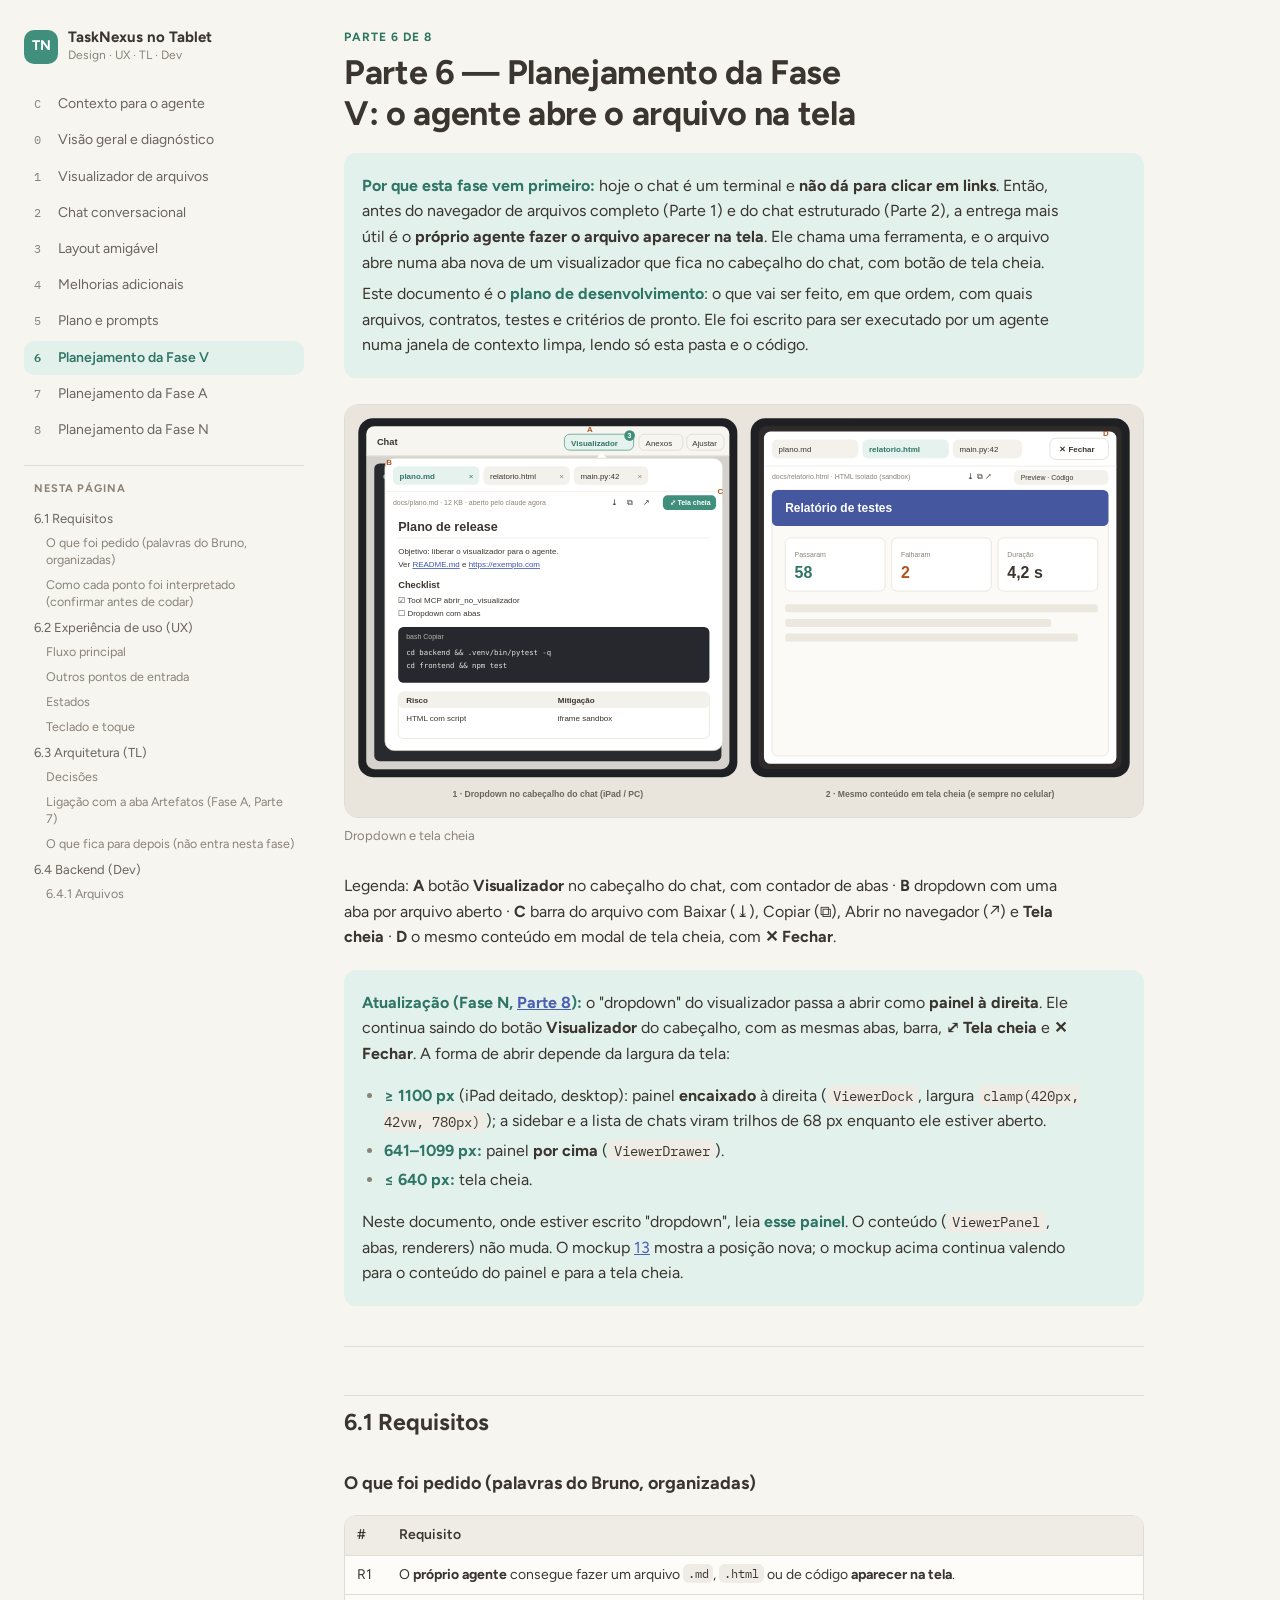
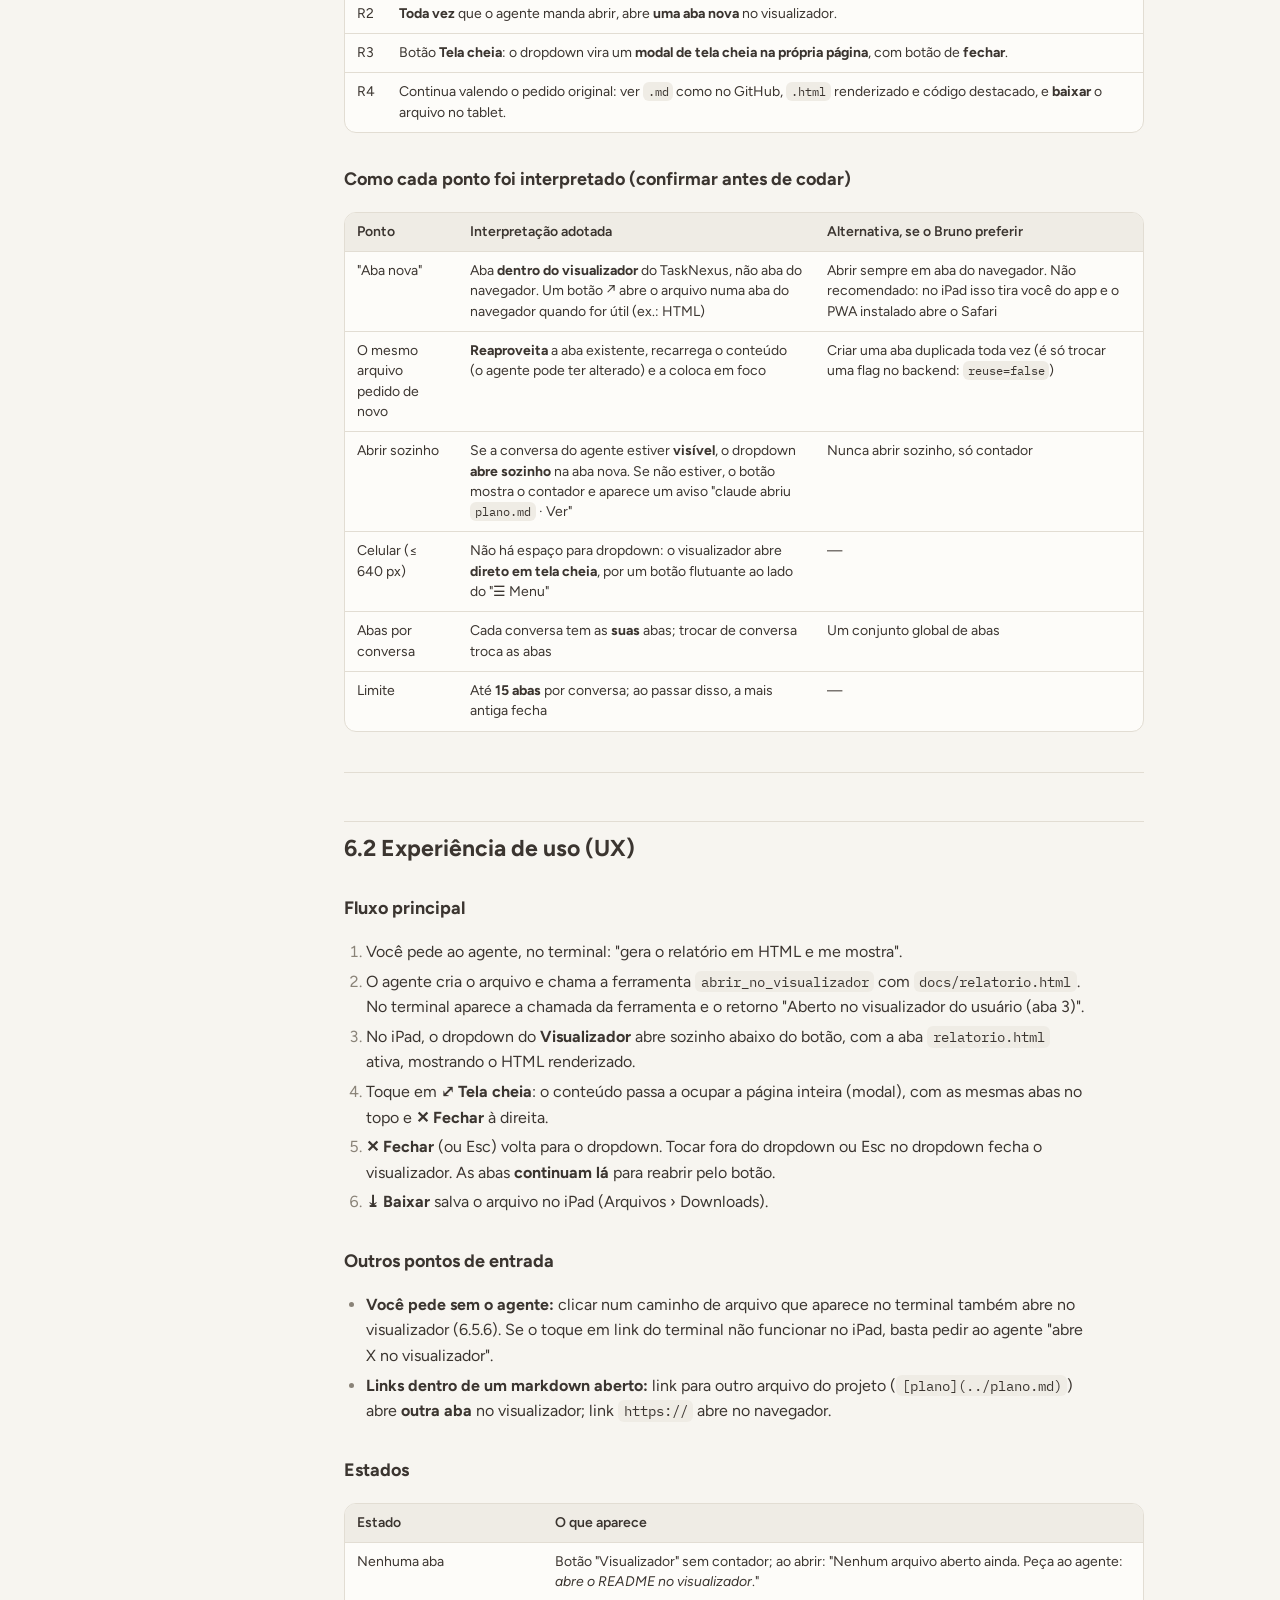
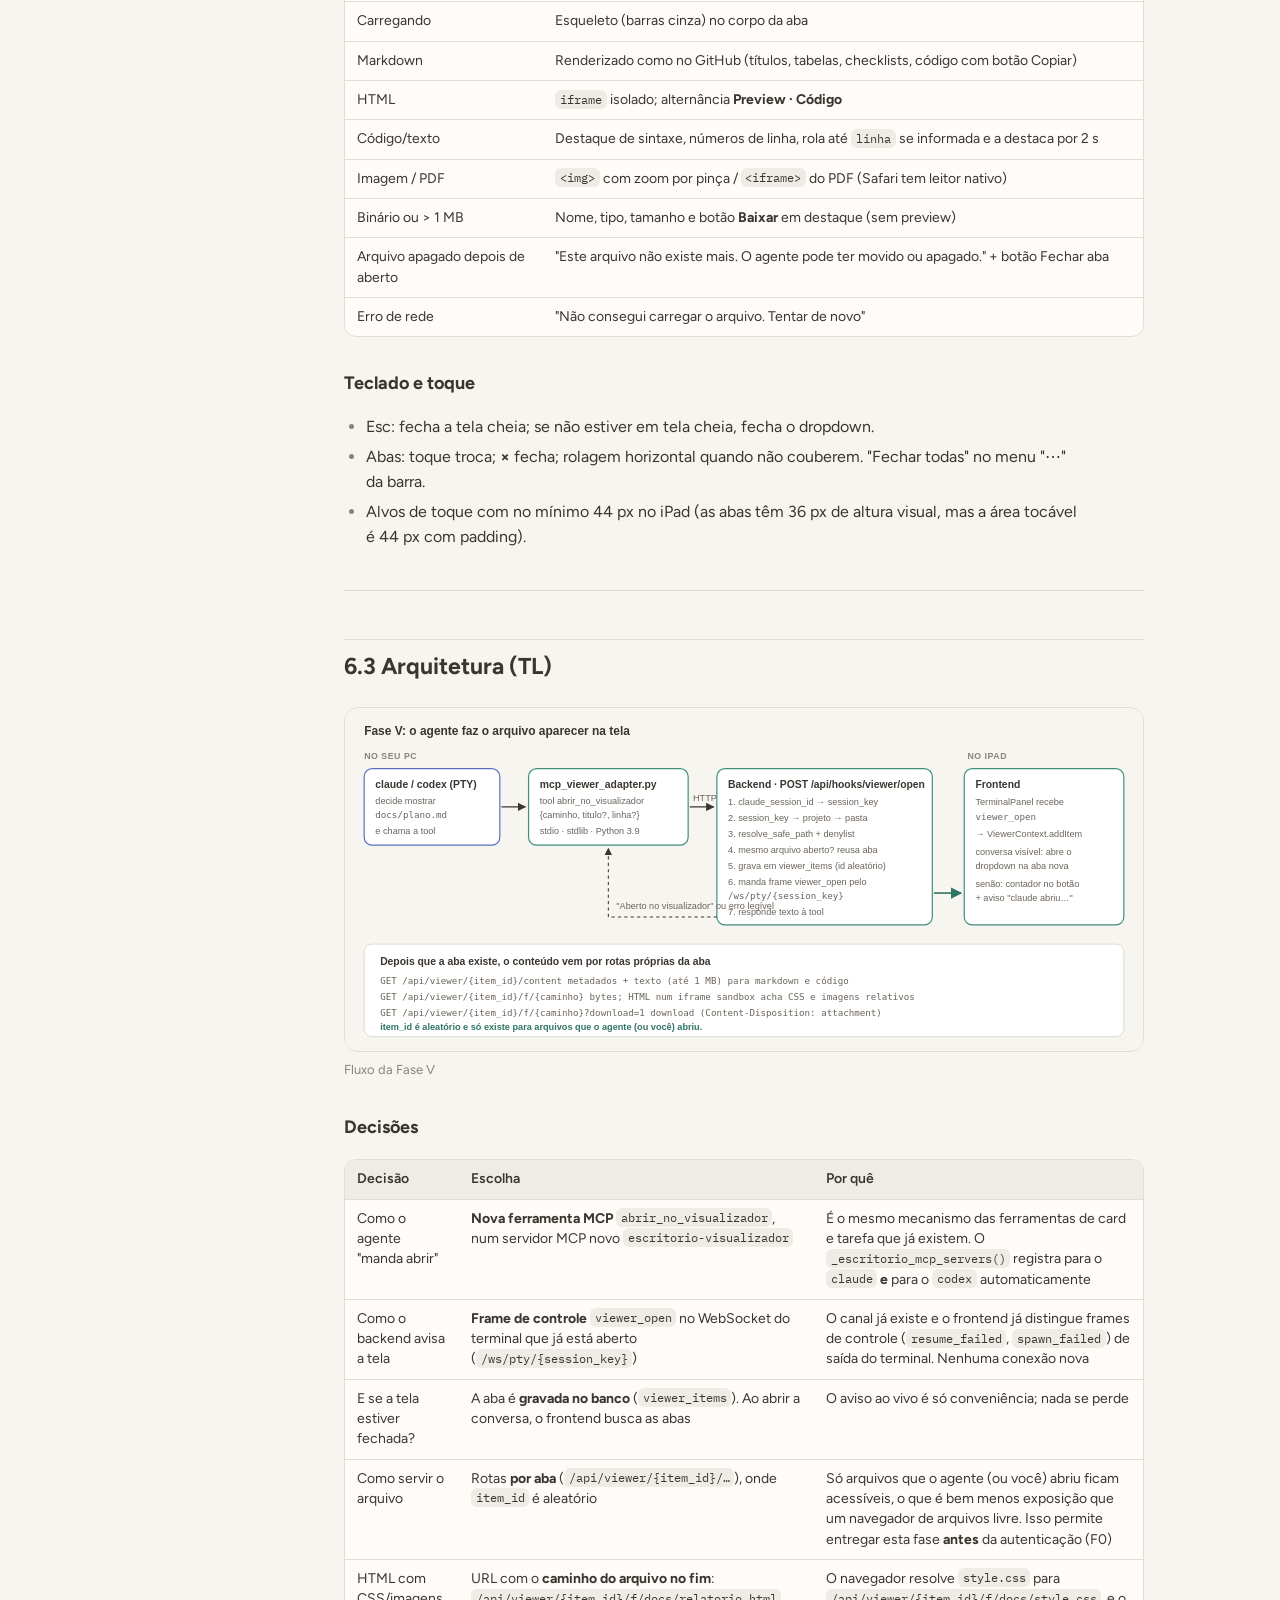
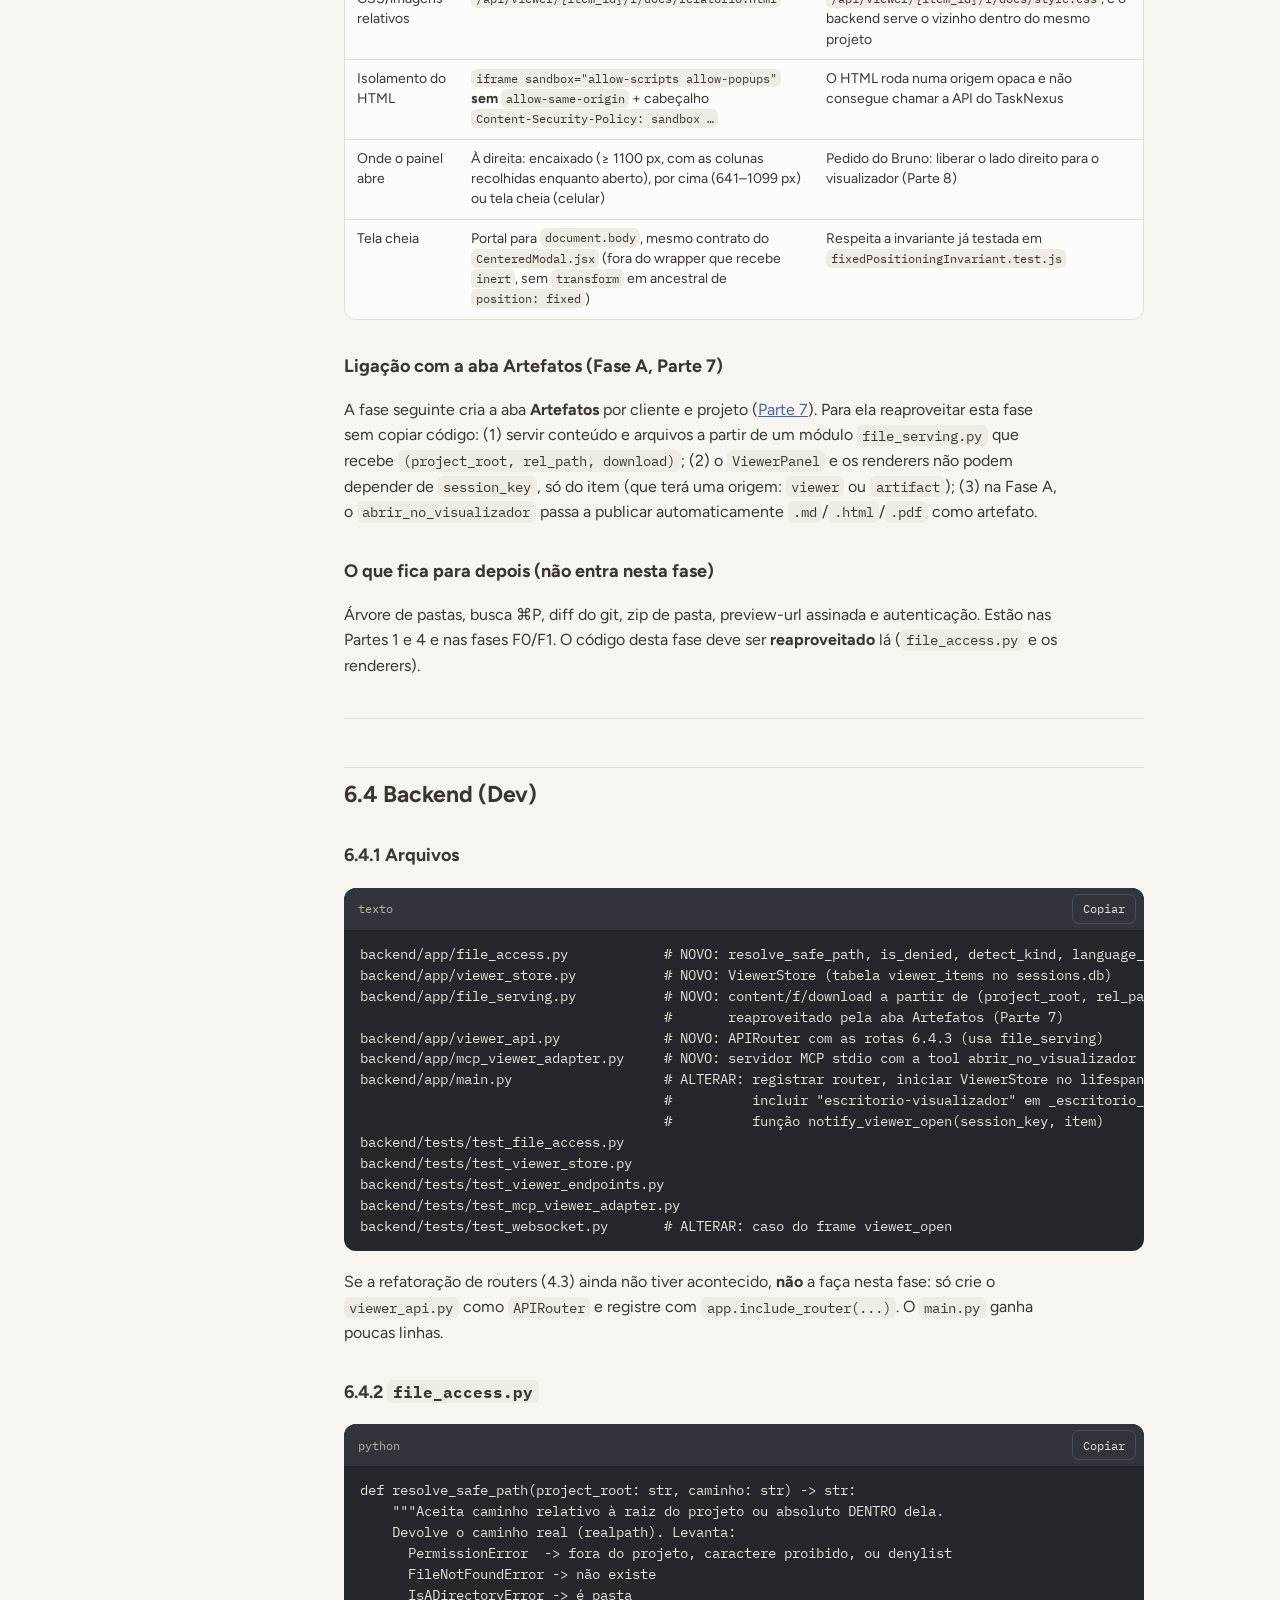
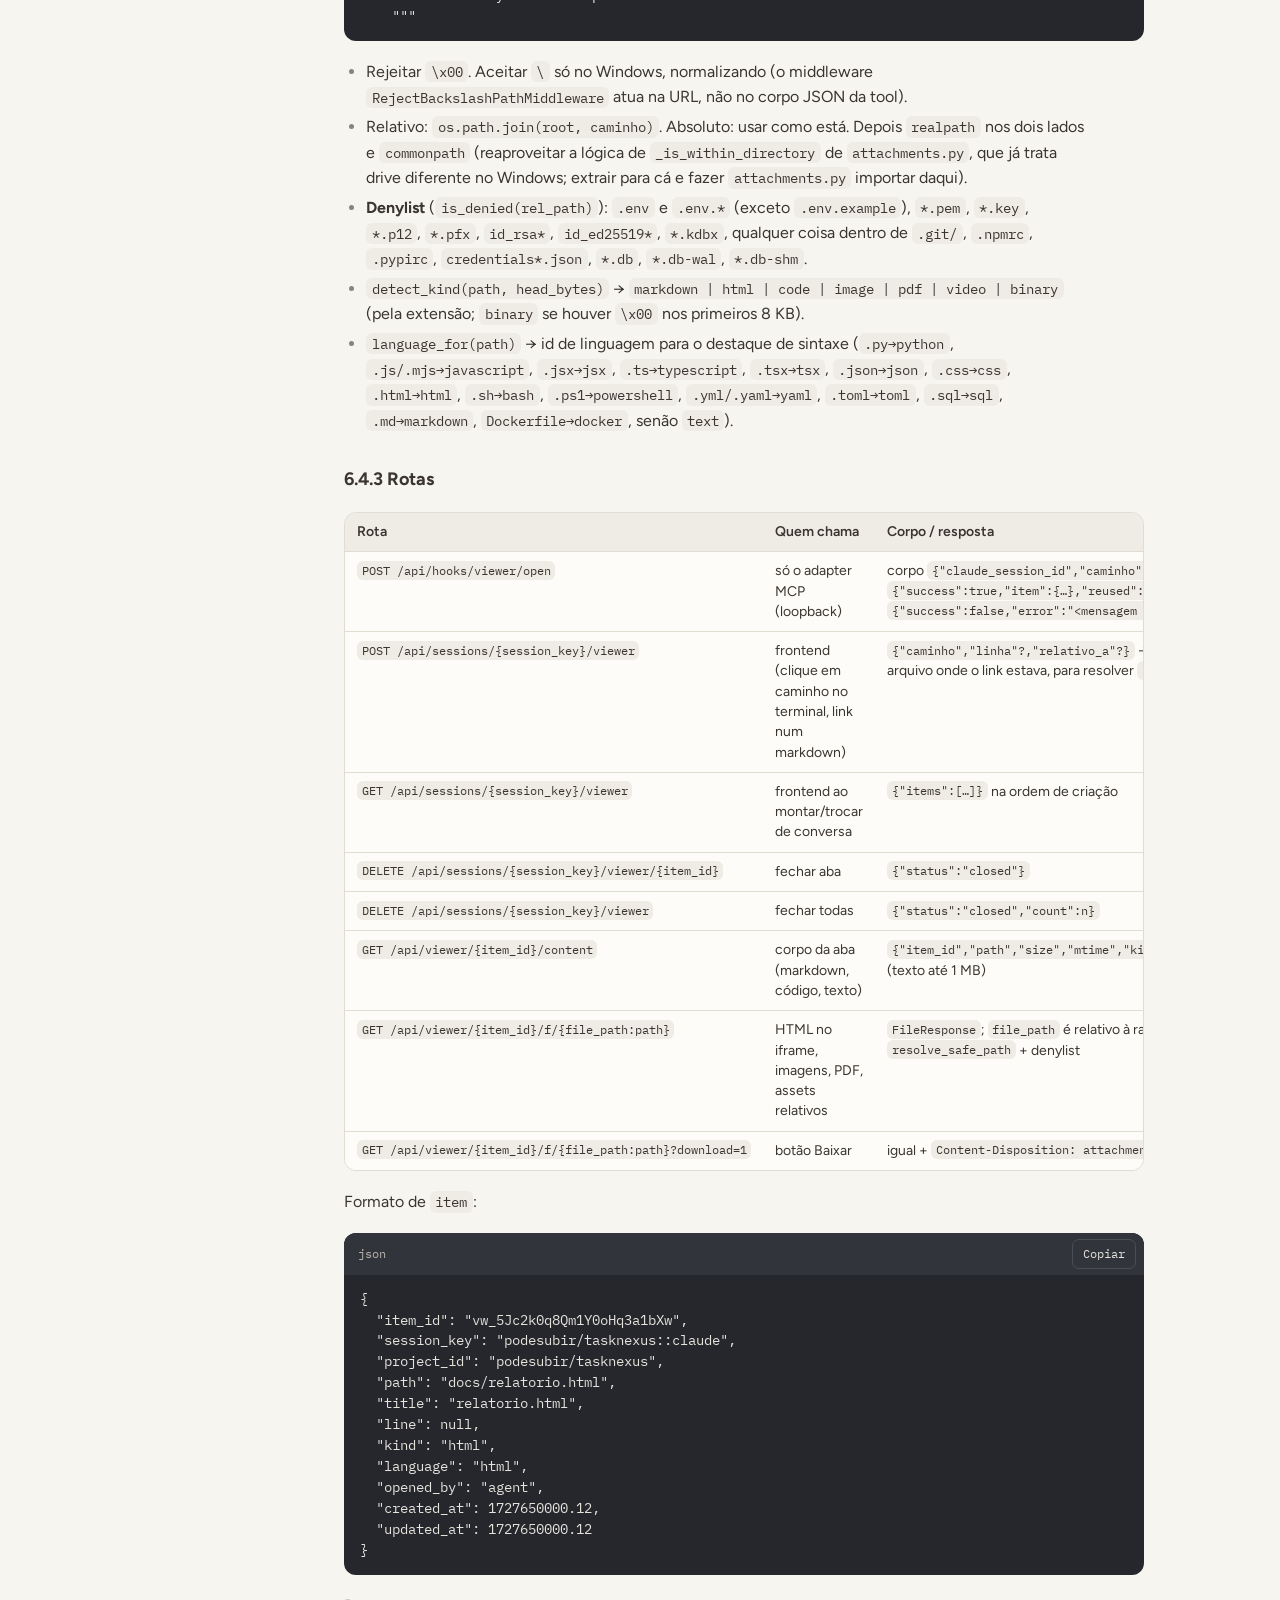
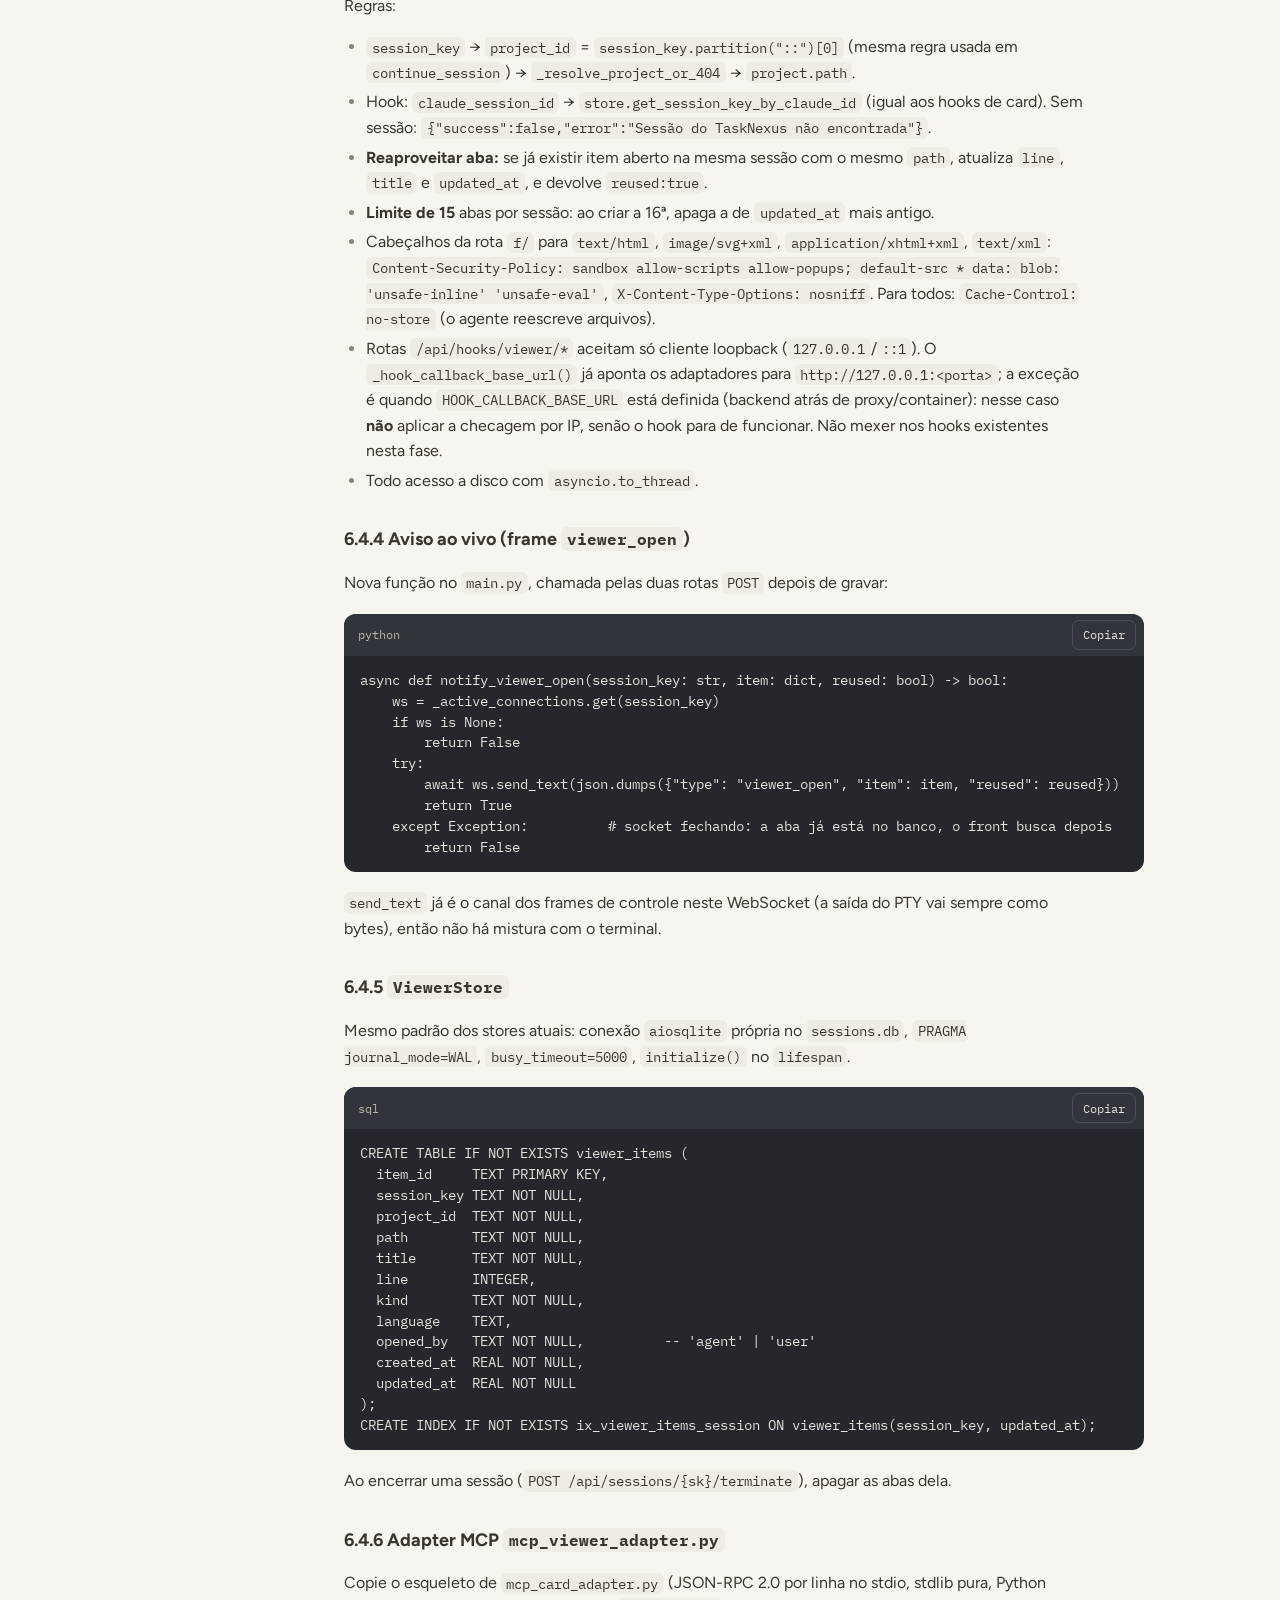
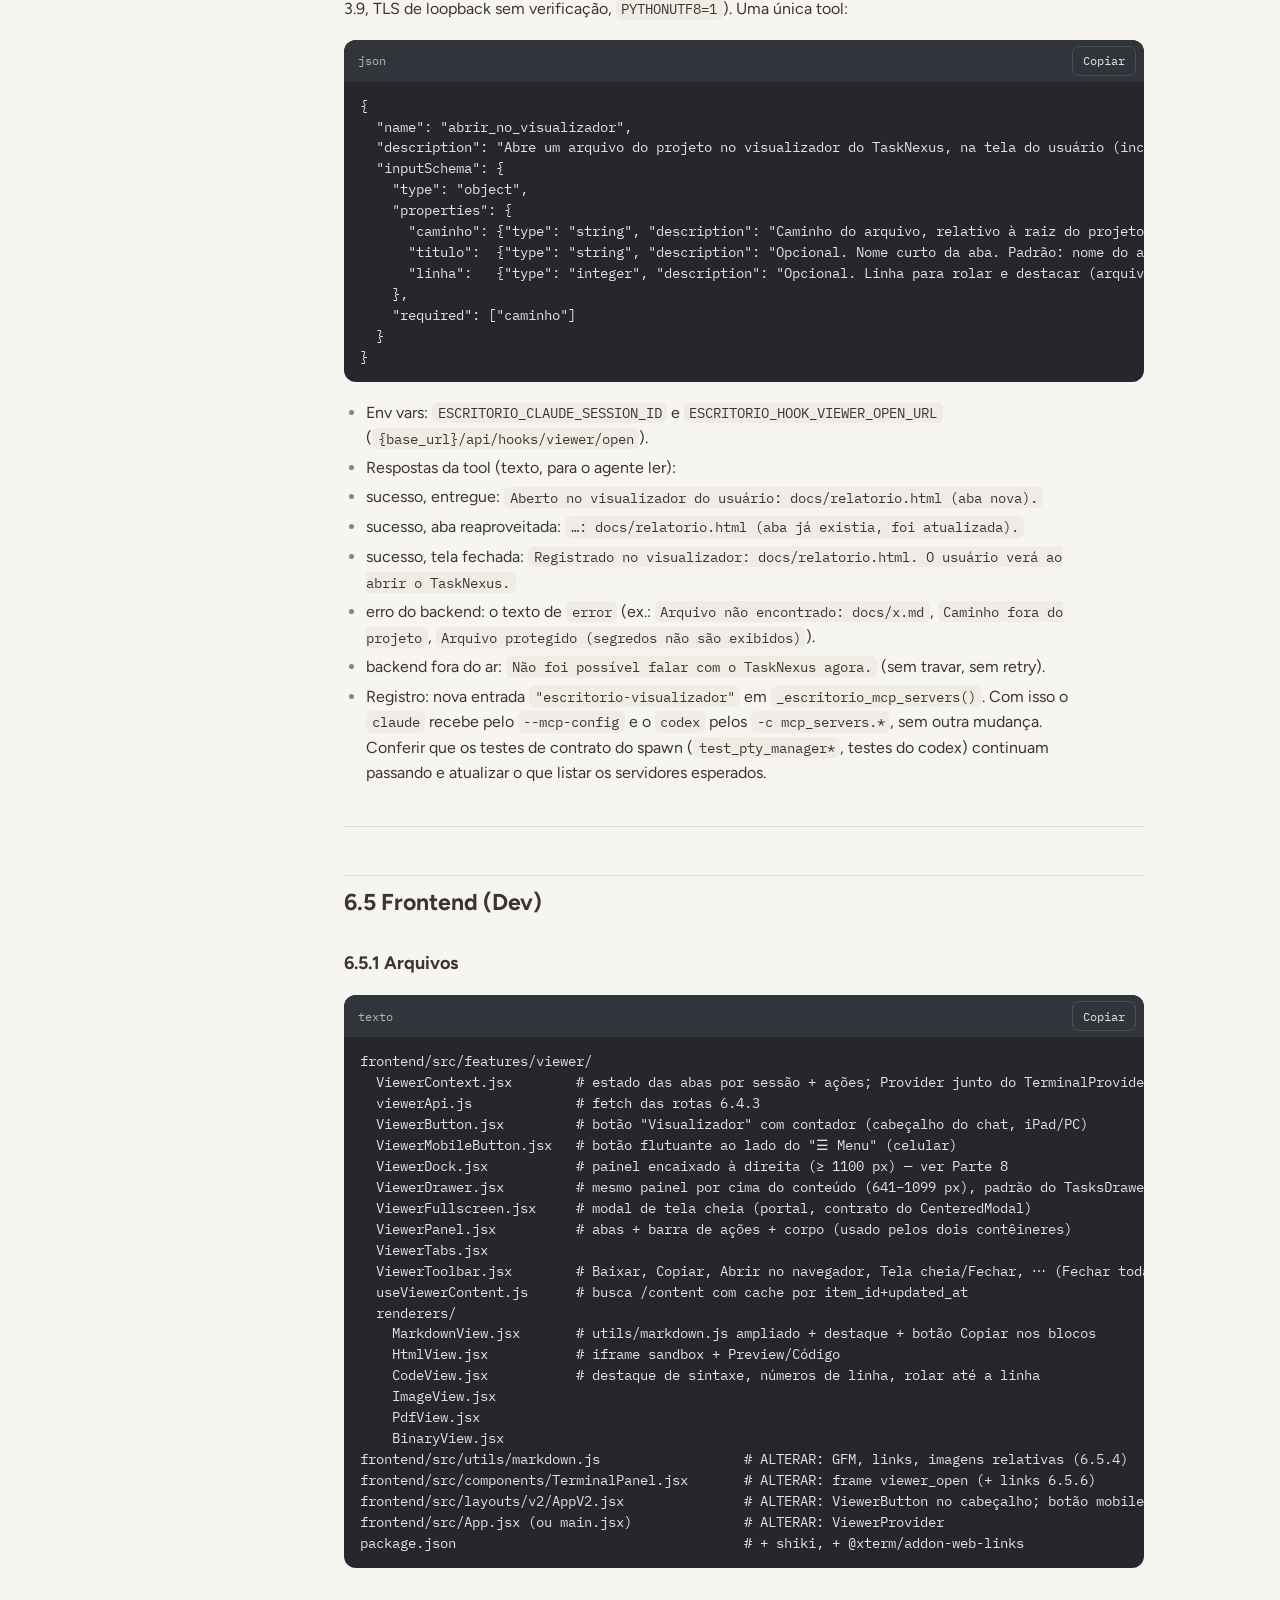
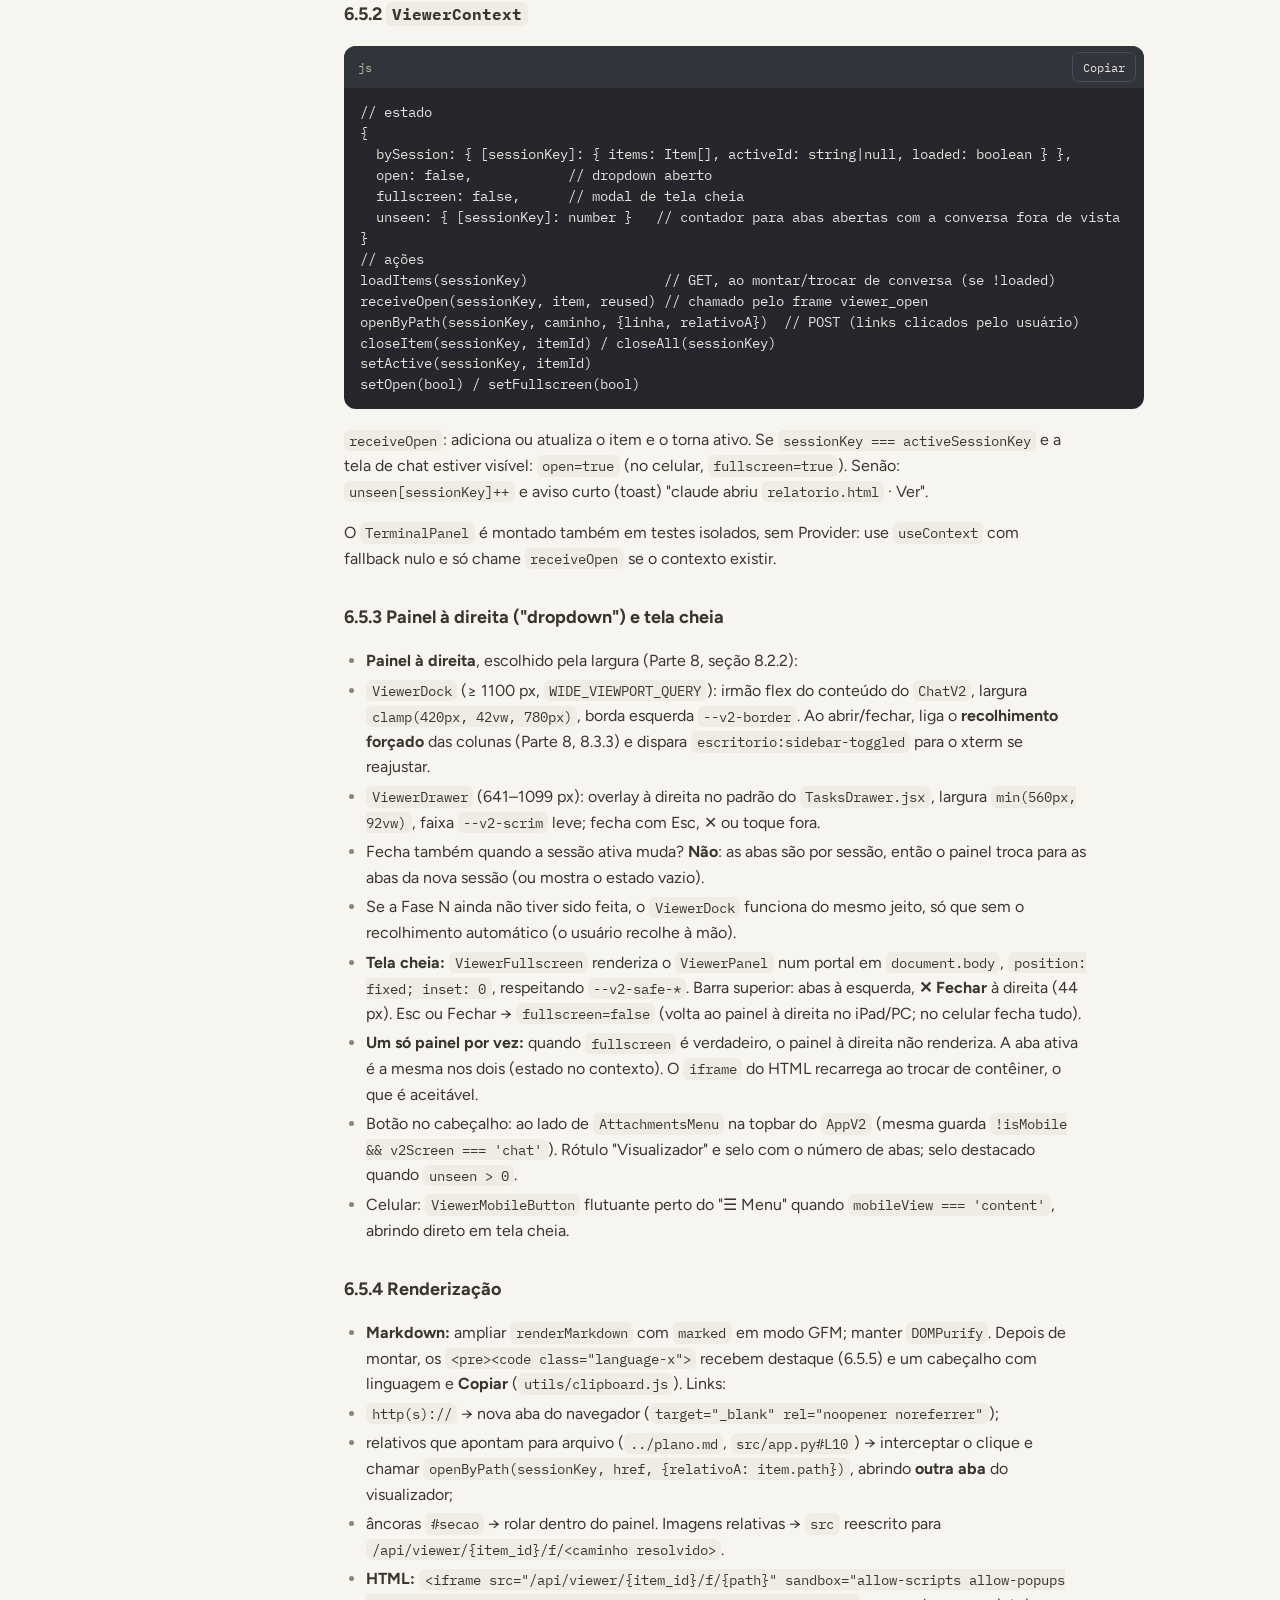
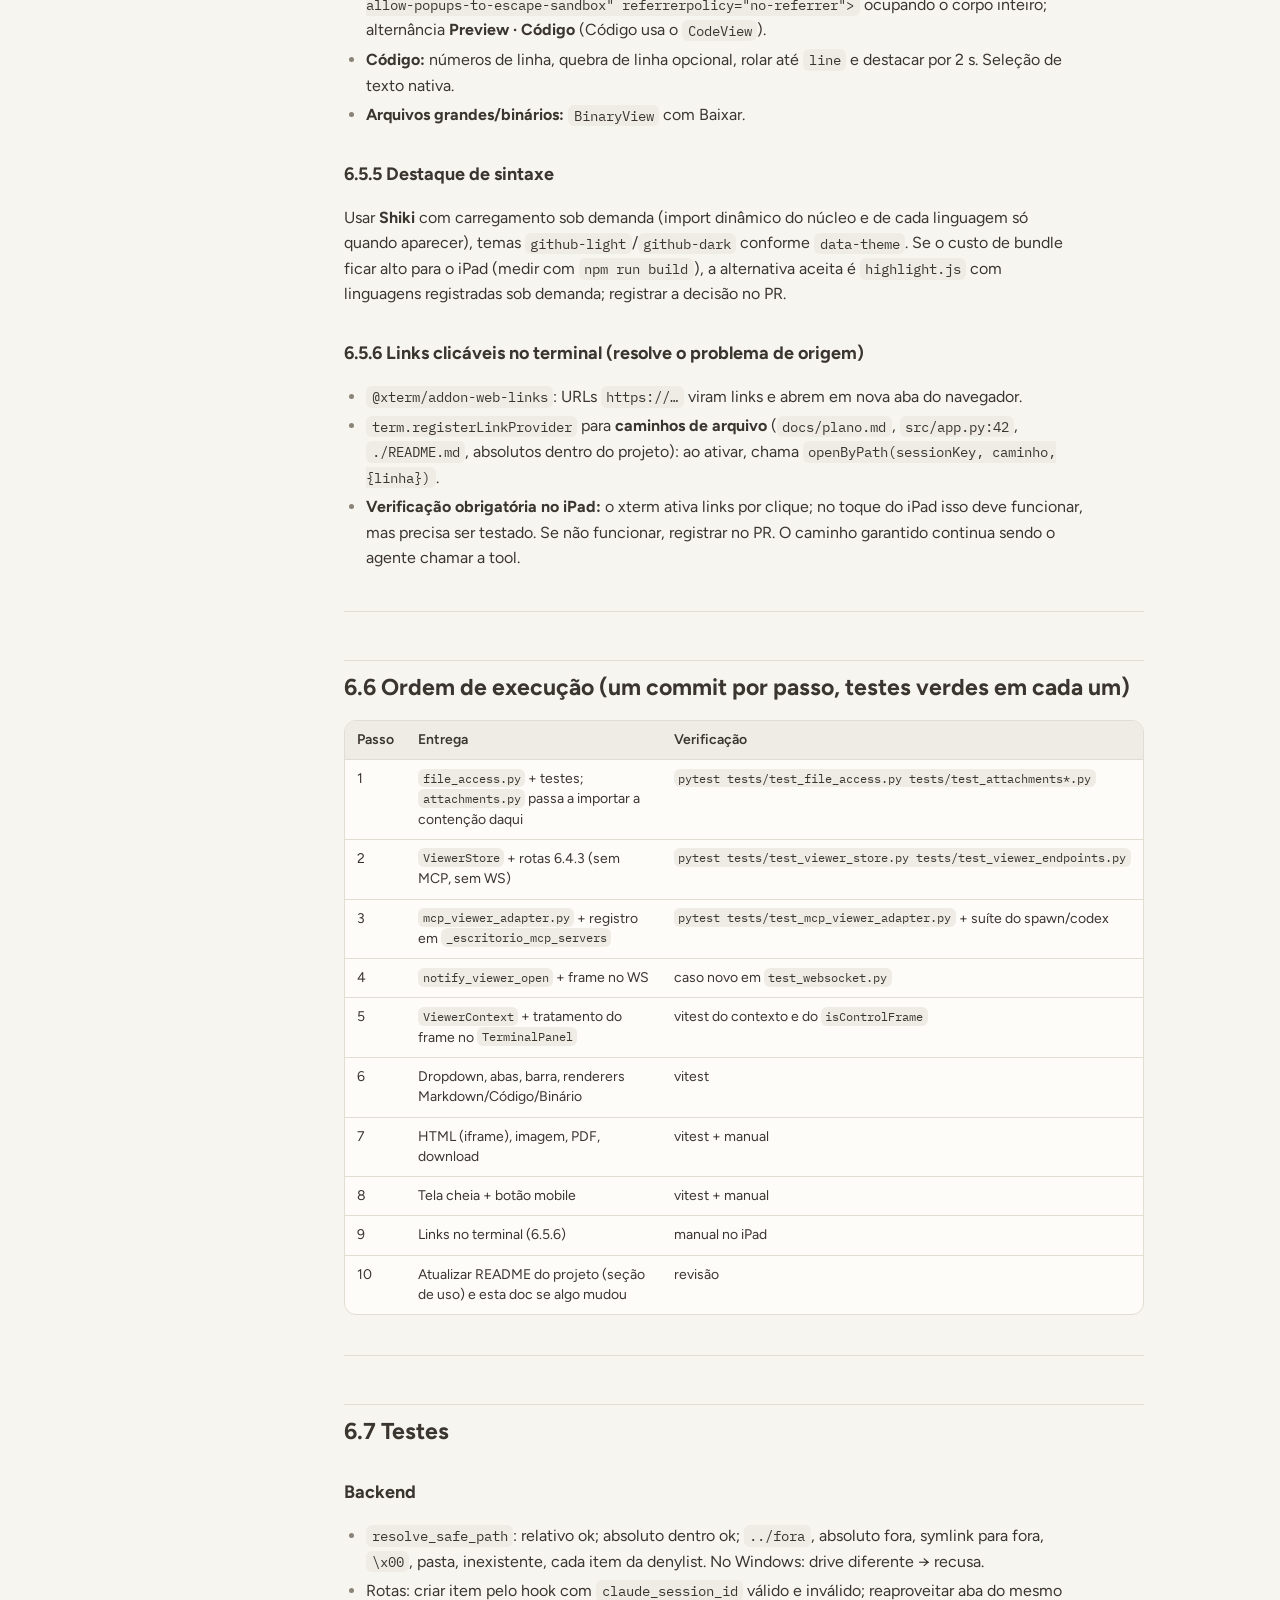
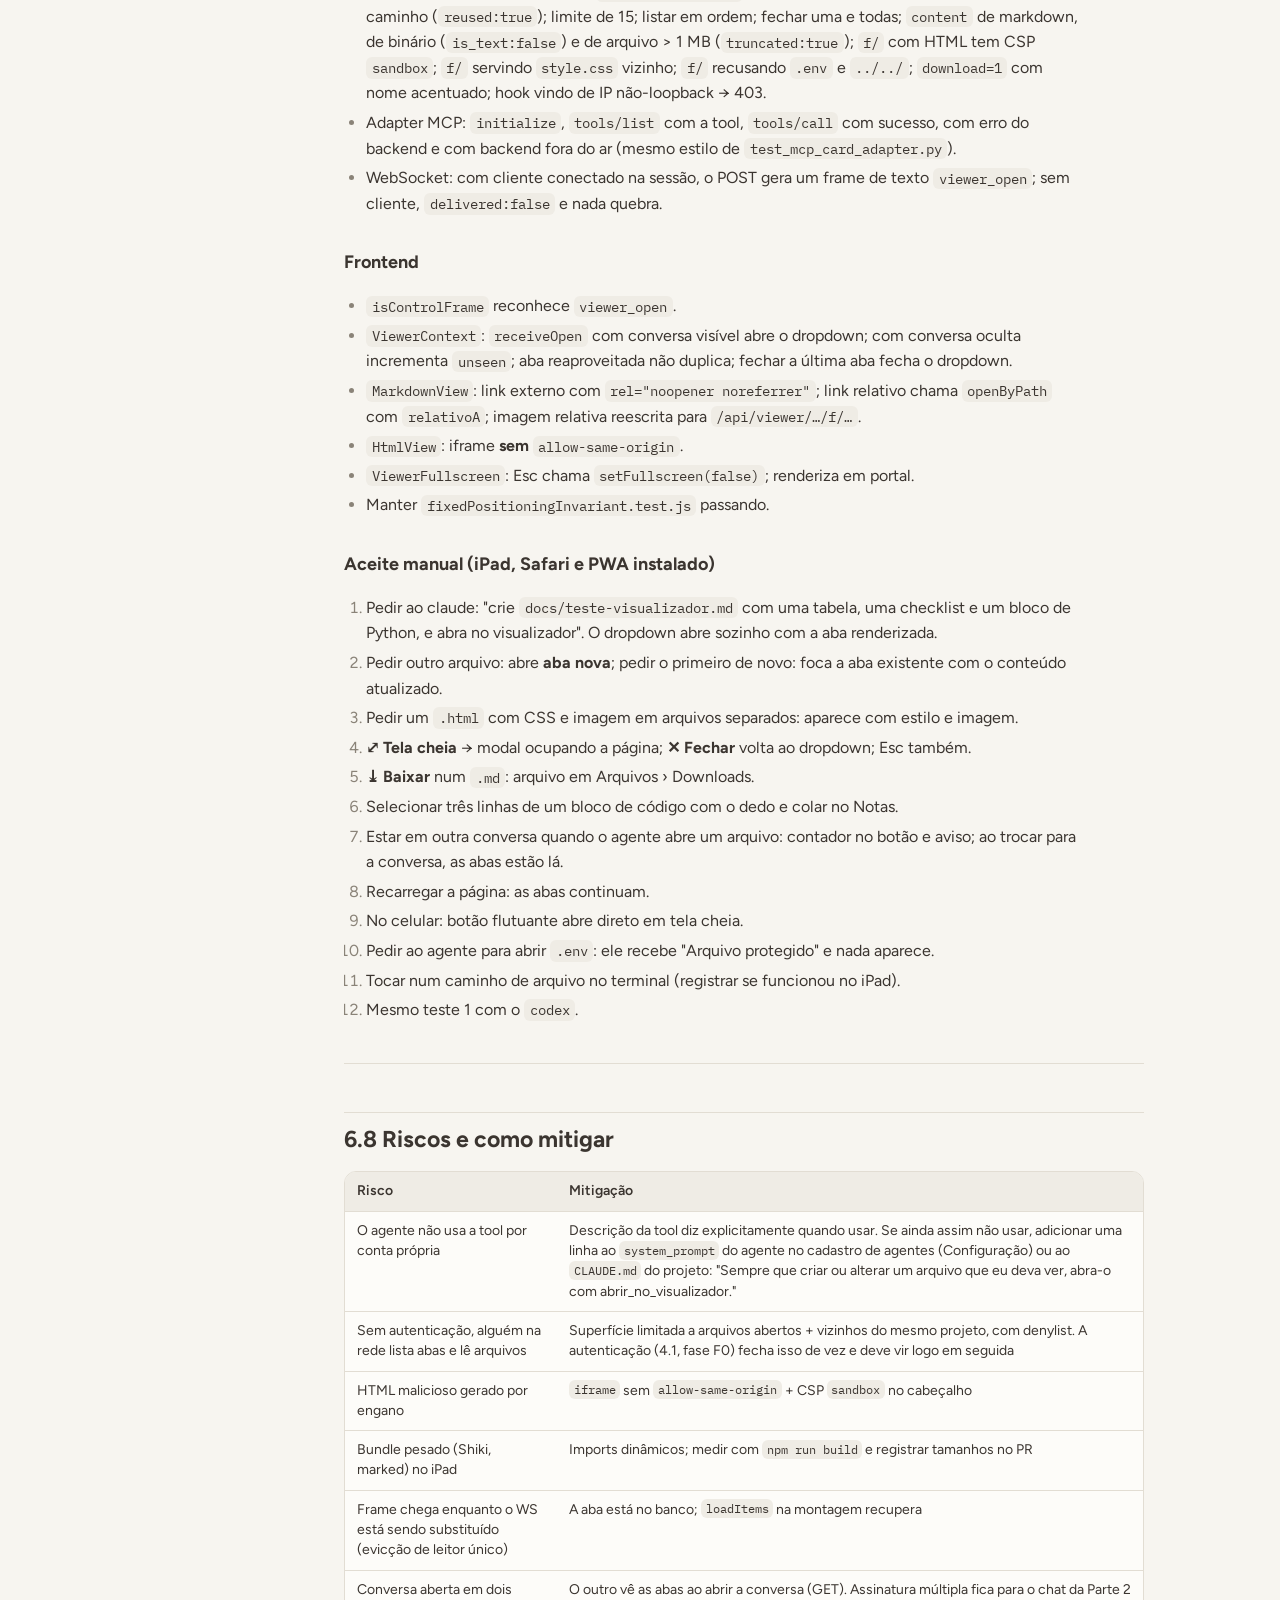
<file: docs/melhorias-tablet/06-planejamento-fase-v.html>
<!doctype html>
<html lang="pt-BR">
<head>
<meta charset="utf-8">
<meta name="viewport" content="width=device-width, initial-scale=1, viewport-fit=cover">
<title>TaskNexus no Tablet · Planejamento da Fase V</title>
<link rel="preconnect" href="https://fonts.googleapis.com">
<link rel="preconnect" href="https://fonts.gstatic.com" crossorigin>
<link rel="stylesheet" href="https://fonts.googleapis.com/css2?family=Figtree:wght@400;500;600;700&family=IBM+Plex+Mono:wght@400;500&display=swap">
<style>
:root{
  --bg:#f7f5f0; --surface:#fdfcf9; --surface-2:#efece5; --border:#e2ddd3;
  --text:#3b3530; --dim:#6b645c; --faint:#8a8378;
  --accent:#3f8f7c; --accent-strong:#2f7564; --accent-soft:#e3f1ec;
  --accent-2:#4b5fb0; --warn-soft:#fbf3e1; --warn:#c9962d;
  --code-bg:#25272d; --code-fg:#e6e3dd; --code-head:#31343b;
  --shadow:0 1px 2px rgba(60,50,40,.06),0 6px 20px rgba(60,50,40,.06);
}
@media (prefers-color-scheme: dark){
  :root:not([data-theme="light"]){
    color-scheme:dark;
    --bg:#1f2227; --surface:#262a31; --surface-2:#2f343c; --border:#3b414b;
    --text:#e7e8ec; --dim:#b2b6bf; --faint:#8f94a0;
    --accent:#7cc6b1; --accent-strong:#9ad8c6; --accent-soft:#233a35;
    --accent-2:#a3b1ea; --warn-soft:#3a3222; --warn:#e0b85a;
    --code-bg:#17191d; --code-fg:#e6e3dd; --code-head:#22252b;
    --shadow:none;
  }
}
:root[data-theme="dark"]{
  color-scheme:dark;
  --bg:#1f2227; --surface:#262a31; --surface-2:#2f343c; --border:#3b414b;
  --text:#e7e8ec; --dim:#b2b6bf; --faint:#8f94a0;
  --accent:#7cc6b1; --accent-strong:#9ad8c6; --accent-soft:#233a35;
  --accent-2:#a3b1ea; --warn-soft:#3a3222; --warn:#e0b85a;
  --code-bg:#17191d; --code-fg:#e6e3dd; --code-head:#22252b;
  --shadow:none;
}
*{box-sizing:border-box}
html{scroll-behavior:smooth;-webkit-text-size-adjust:100%}
@media (prefers-reduced-motion: reduce){html{scroll-behavior:auto}}
body{margin:0;background:var(--bg);color:var(--text);
  font-family:Figtree,-apple-system,"Segoe UI",Roboto,sans-serif;font-size:16px;line-height:1.6}
a{color:var(--accent-2)}
a:focus-visible,button:focus-visible{outline:2px solid var(--accent);outline-offset:2px;border-radius:4px}
code,pre,kbd{font-family:"IBM Plex Mono",ui-monospace,Menlo,Consolas,monospace}

.shell{display:grid;grid-template-columns:280px minmax(0,1fr);max-width:1320px;margin:0 auto;
  padding-inline:24px;gap:40px}
.side{position:sticky;top:env(safe-area-inset-top,0px);align-self:start;max-height:100vh;overflow:auto;
  padding-block:28px 40px}
.brand{display:flex;align-items:center;gap:10px;text-decoration:none;color:var(--text);margin-bottom:22px}
.brand-mark{width:34px;height:34px;border-radius:10px;background:var(--accent);display:grid;place-items:center;
  color:#fff;font-weight:700;font-size:14px}
.brand b{display:block;font-size:15px;line-height:1.2}
.brand-text>span{display:block;font-size:12px;color:var(--faint)}
.parts{list-style:none;margin:0;padding:0;display:flex;flex-direction:column;gap:2px}
.parts a{display:flex;gap:10px;align-items:baseline;padding:8px 10px;border-radius:10px;text-decoration:none;
  color:var(--dim);font-size:14px;line-height:1.3}
.parts a .n{font-family:"IBM Plex Mono",monospace;font-size:12px;color:var(--faint);min-width:14px}
.parts a:hover{background:var(--surface-2);color:var(--text)}
.parts a.on{background:var(--accent-soft);color:var(--accent-strong);font-weight:600}
.parts a.on .n{color:var(--accent-strong)}
.toc{margin-top:18px;padding-top:14px;border-top:1px solid var(--border)}
.toc-title{font-size:11px;font-weight:700;letter-spacing:.08em;text-transform:uppercase;color:var(--faint);
  margin:0 0 8px 10px}
.toc ul{list-style:none;margin:0;padding:0}
.toc a{display:block;padding:4px 10px;font-size:13px;color:var(--dim);text-decoration:none;line-height:1.35;
  border-radius:8px}
.toc a:hover{color:var(--text);background:var(--surface-2)}
.toc ul ul a{padding-left:22px;font-size:12.5px;color:var(--faint)}
.theme-btn{margin-top:18px;margin-left:10px;font:inherit;font-size:12.5px;color:var(--dim);background:none;
  border:1px solid var(--border);border-radius:8px;padding:6px 10px;cursor:pointer;min-height:36px}

main{padding-block:28px 96px;min-width:0;overflow-x:clip}
.doc{max-width:80ch}
.eyebrow{font-size:12px;font-weight:700;letter-spacing:.08em;text-transform:uppercase;color:var(--accent-strong);
  margin:0 0 6px}
.doc h1{font-size:clamp(26px,3.4vw,34px);line-height:1.2;margin:0 0 18px;text-wrap:balance;letter-spacing:-.01em}
.doc h2{font-size:23px;line-height:1.25;margin:48px 0 12px;padding-top:12px;border-top:1px solid var(--border);
  text-wrap:balance}
.doc h3{font-size:18px;margin:32px 0 8px;text-wrap:balance}
.doc h4{font-size:16px;margin:24px 0 6px}
.doc h1+p,.doc h1+blockquote{margin-top:0}
.doc p,.doc li{max-width:72ch}
.doc ul,.doc ol{padding-left:1.4em}
.doc li{margin:4px 0}
.doc li::marker{color:var(--faint)}
.doc hr{border:0;border-top:1px solid var(--border);margin:40px 0}
.doc blockquote{margin:20px 0;padding:14px 18px;background:var(--accent-soft);border-radius:12px;color:var(--text)}
.doc blockquote p{margin:6px 0}
.doc blockquote strong:first-child{color:var(--accent-strong)}
.doc :not(pre)>code{font-size:.88em;background:var(--surface-2);padding:.12em .38em;border-radius:6px;
  overflow-wrap:anywhere}
.table-wrap{overflow-x:auto;margin:18px 0;border:1px solid var(--border);border-radius:12px;background:var(--surface)}
.doc table{border-collapse:collapse;width:100%;font-size:14px;line-height:1.45}
.doc th,.doc td{padding:9px 12px;text-align:left;vertical-align:top;border-bottom:1px solid var(--border)}
.doc th{background:var(--surface-2);font-weight:600;white-space:nowrap}
.doc tr:last-child td{border-bottom:0}
.doc td code{white-space:nowrap}
.code{position:relative;margin:18px 0;border-radius:12px;background:var(--code-bg);overflow:hidden}
.code-head{display:flex;justify-content:space-between;align-items:center;padding:6px 8px 6px 14px;
  background:var(--code-head);font-size:12px;color:#b9b4ab;font-family:"IBM Plex Mono",monospace}
.copy{font:inherit;font-size:12px;color:#e6e3dd;background:transparent;border:1px solid #4a4e57;border-radius:7px;
  padding:4px 10px;cursor:pointer;min-height:30px}
.copy:hover{background:#3a3e46}
.code pre{margin:0;padding:14px 16px;overflow-x:auto;color:var(--code-fg);font-size:13.5px;line-height:1.55;
  -webkit-overflow-scrolling:touch}
.doc figure{margin:26px 0}
.doc figure img{display:block;width:100%;height:auto;border-radius:14px;border:1px solid var(--border)}
.doc figcaption{font-size:13px;color:var(--faint);margin-top:8px}
.doc input[type=checkbox]{margin-right:6px}
.pager{display:flex;justify-content:space-between;gap:16px;margin-top:56px;padding-top:20px;
  border-top:1px solid var(--border);flex-wrap:wrap}
.pager a{display:flex;flex-direction:column;gap:2px;padding:12px 16px;border:1px solid var(--border);
  border-radius:12px;text-decoration:none;color:var(--text);background:var(--surface);min-width:0;flex:1 1 220px}
.pager a small{color:var(--faint);font-size:12px}
.pager a.next{text-align:right}
.part-sep{margin-top:80px}
.topbar{display:none}

/* Pygments (tema escuro nos dois temas, casa com o bloco de código do chat) */
.hl .k,.hl .kn,.hl .kd,.hl .kr,.hl .kc,.hl .ow{color:#9fd9c5}
.hl .s,.hl .s1,.hl .s2,.hl .sb,.hl .sd,.hl .se,.hl .si,.hl .sh{color:#e7c07b}
.hl .c,.hl .c1,.hl .cm,.hl .ch,.hl .cs{color:#8a8f98;font-style:italic}
.hl .nf,.hl .fm{color:#a9c1ff}
.hl .nc,.hl .nn{color:#f0b5d0}
.hl .m,.hl .mi,.hl .mf{color:#f5a97f}
.hl .nt{color:#9fd9c5}
.hl .na,.hl .nb,.hl .bp{color:#c4b5fd}
.hl .p,.hl .o{color:#cfcac2}
.hl .err{color:inherit;background:none}

@media (max-width:1000px){
  .shell{grid-template-columns:minmax(0,1fr);padding-inline:16px;gap:0}
  .side{display:none}
  .topbar{display:flex;gap:6px;overflow-x:auto;position:sticky;top:env(safe-area-inset-top,0px);z-index:5;
    background:var(--bg);padding:10px 16px;border-bottom:1px solid var(--border);-webkit-overflow-scrolling:touch}
  .topbar a{flex:0 0 auto;padding:7px 12px;border-radius:999px;border:1px solid var(--border);font-size:13px;
    text-decoration:none;color:var(--dim);background:var(--surface);min-height:36px;display:flex;align-items:center}
  .topbar a.on{background:var(--accent-soft);color:var(--accent-strong);border-color:transparent;font-weight:600}
  main{padding-block:20px 72px}
  .doc h2{font-size:21px}
}
</style>
</head>
<body>
<nav class="topbar" aria-label="Partes"><a href="CONTEXTO-PARA-AGENTE.html">C · Contexto para o agente</a><a href="00-visao-geral-e-diagnostico.html">0 · Visão geral e diagnóstico</a><a href="01-visualizador-de-arquivos.html">1 · Visualizador de arquivos</a><a href="02-chat-conversacional.html">2 · Chat conversacional</a><a href="03-layout-amigavel.html">3 · Layout amigável</a><a href="04-melhorias-adicionais.html">4 · Melhorias adicionais</a><a href="05-plano-de-execucao-e-prompts.html">5 · Plano e prompts</a><a class="on" href="06-planejamento-fase-v.html">6 · Planejamento da Fase V</a><a href="07-planejamento-artefatos.html">7 · Planejamento da Fase A</a><a href="08-planejamento-navegacao-cliente-projeto.html">8 · Planejamento da Fase N</a></nav>
<div class="shell">
  <aside class="side" aria-label="Navegação">
    <a class="brand" href="#top"><span class="brand-mark">TN</span><span class="brand-text"><b>TaskNexus no Tablet</b><span>Design · UX · TL · Dev</span></span></a>
    <ul class="parts"><li><a href="CONTEXTO-PARA-AGENTE.html"><span class="n">C</span><span>Contexto para o agente</span></a></li><li><a href="00-visao-geral-e-diagnostico.html"><span class="n">0</span><span>Visão geral e diagnóstico</span></a></li><li><a href="01-visualizador-de-arquivos.html"><span class="n">1</span><span>Visualizador de arquivos</span></a></li><li><a href="02-chat-conversacional.html"><span class="n">2</span><span>Chat conversacional</span></a></li><li><a href="03-layout-amigavel.html"><span class="n">3</span><span>Layout amigável</span></a></li><li><a href="04-melhorias-adicionais.html"><span class="n">4</span><span>Melhorias adicionais</span></a></li><li><a href="05-plano-de-execucao-e-prompts.html"><span class="n">5</span><span>Plano e prompts</span></a></li><li><a class="on" href="06-planejamento-fase-v.html"><span class="n">6</span><span>Planejamento da Fase V</span></a></li><li><a href="07-planejamento-artefatos.html"><span class="n">7</span><span>Planejamento da Fase A</span></a></li><li><a href="08-planejamento-navegacao-cliente-projeto.html"><span class="n">8</span><span>Planejamento da Fase N</span></a></li></ul>
    <div class="toc"><p class="toc-title">Nesta página</p><ul><li><a href="#61-requisitos">6.1 Requisitos</a><ul><li><a href="#o-que-foi-pedido-palavras-do-bruno-organizadas">O que foi pedido (palavras do Bruno, organizadas)</a></li><li><a href="#como-cada-ponto-foi-interpretado-confirmar-antes-de-codar">Como cada ponto foi interpretado (confirmar antes de codar)</a></li></ul></li><li><a href="#62-experiência-de-uso-ux">6.2 Experiência de uso (UX)</a><ul><li><a href="#fluxo-principal">Fluxo principal</a></li><li><a href="#outros-pontos-de-entrada">Outros pontos de entrada</a></li><li><a href="#estados">Estados</a></li><li><a href="#teclado-e-toque">Teclado e toque</a></li></ul></li><li><a href="#63-arquitetura-tl">6.3 Arquitetura (TL)</a><ul><li><a href="#decisões">Decisões</a></li><li><a href="#ligação-com-a-aba-artefatos-fase-a-parte-7">Ligação com a aba Artefatos (Fase A, Parte 7)</a></li><li><a href="#o-que-fica-para-depois-não-entra-nesta-fase">O que fica para depois (não entra nesta fase)</a></li></ul></li><li><a href="#64-backend-dev">6.4 Backend (Dev)</a><ul><li><a href="#641-arquivos">6.4.1 Arquivos</a></li><li><a href="#642-file_accesspy">6.4.2 file_access.py</a></li><li><a href="#643-rotas">6.4.3 Rotas</a></li><li><a href="#644-aviso-ao-vivo-frame-viewer_open">6.4.4 Aviso ao vivo (frame viewer_open)</a></li><li><a href="#645-viewerstore">6.4.5 ViewerStore</a></li><li><a href="#646-adapter-mcp-mcp_viewer_adapterpy">6.4.6 Adapter MCP mcp_viewer_adapter.py</a></li></ul></li><li><a href="#65-frontend-dev">6.5 Frontend (Dev)</a><ul><li><a href="#651-arquivos">6.5.1 Arquivos</a></li><li><a href="#652-viewercontext">6.5.2 ViewerContext</a></li><li><a href="#653-painel-à-direita-dropdown-e-tela-cheia">6.5.3 Painel à direita (&quot;dropdown&quot;) e tela cheia</a></li><li><a href="#654-renderização">6.5.4 Renderização</a></li><li><a href="#655-destaque-de-sintaxe">6.5.5 Destaque de sintaxe</a></li><li><a href="#656-links-clicáveis-no-terminal-resolve-o-problema-de-origem">6.5.6 Links clicáveis no terminal (resolve o problema de origem)</a></li></ul></li><li><a href="#66-ordem-de-execução-um-commit-por-passo-testes-verdes-em-cada-um">6.6 Ordem de execução (um commit por passo, testes verdes em cada um)</a></li><li><a href="#67-testes">6.7 Testes</a><ul><li><a href="#backend">Backend</a></li><li><a href="#frontend">Frontend</a></li><li><a href="#aceite-manual-ipad-safari-e-pwa-instalado">Aceite manual (iPad, Safari e PWA instalado)</a></li></ul></li><li><a href="#68-riscos-e-como-mitigar">6.8 Riscos e como mitigar</a></li><li><a href="#69-definição-de-pronto">6.9 Definição de pronto</a></li><li><a href="#610-como-ficou-implementado-v-1-backend">6.10 Como ficou implementado (V-1, backend)</a><ul><li><a href="#6101-arquivos">6.10.1 Arquivos</a></li><li><a href="#6102-divergências-e-decisões-tomadas-na-implementação">6.10.2 Divergências e decisões tomadas na implementação</a></li><li><a href="#6103-contratos-para-a-v-2-frontend">6.10.3 Contratos para a V-2 (frontend)</a></li><li><a href="#6104-teste-ponta-a-ponta-v-1">6.10.4 Teste ponta a ponta (V-1)</a></li><li><a href="#6105-pendências-deixadas-para-a-v-2-e-depois">6.10.5 Pendências deixadas para a V-2 e depois</a></li></ul></li><li><a href="#611-como-ficou-implementado-v-2-frontend">6.11 Como ficou implementado (V-2, frontend)</a><ul><li><a href="#6111-arquivos">6.11.1 Arquivos</a></li><li><a href="#6112-divergências-e-decisões-tomadas-na-implementação">6.11.2 Divergências e decisões tomadas na implementação</a></li><li><a href="#6113-tamanho-do-bundle-npm-run-build">6.11.3 Tamanho do bundle (npm run build)</a></li><li><a href="#6114-testes">6.11.4 Testes</a></li><li><a href="#6115-verificação-visual">6.11.5 Verificação visual</a></li><li><a href="#6116-pontos-de-integração-para-a-fase-a-frontend">6.11.6 Pontos de integração para a Fase A (frontend)</a></li><li><a href="#6117-pendências-verificar-no-ipad">6.11.7 Pendências (verificar no iPad)</a></li></ul></li></ul></div>
    <button class="theme-btn" type="button">Tema: sistema</button>
  </aside>
  <main id="top"><article class="doc"><p class="eyebrow">Parte 6 de 8</p><h1 id="parte-6-planejamento-da-fase-v-o-agente-abre-o-arquivo-na-tela">Parte 6 — Planejamento da Fase V: o agente abre o arquivo na tela</h1>
<blockquote>
<p><strong>Por que esta fase vem primeiro:</strong> hoje o chat é um terminal e <strong>não dá
para clicar em links</strong>. Então, antes do navegador de arquivos completo
(Parte 1) e do chat estruturado (Parte 2), a entrega mais útil é o
<strong>próprio agente fazer o arquivo aparecer na tela</strong>. Ele chama uma
ferramenta, e o arquivo abre numa aba nova de um visualizador que fica no
cabeçalho do chat, com botão de tela cheia.</p>
<p>Este documento é o <strong>plano de desenvolvimento</strong>: o que vai ser feito, em
que ordem, com quais arquivos, contratos, testes e critérios de pronto.
Ele foi escrito para ser executado por um agente numa janela de contexto
limpa, lendo só esta pasta e o código.</p>
</blockquote>
<figure><img src="img/10-mockup-visualizador-dropdown.svg" alt="Dropdown e tela cheia" loading="lazy"><figcaption>Dropdown e tela cheia</figcaption></figure>
<p>Legenda: <strong>A</strong> botão <strong>Visualizador</strong> no cabeçalho do chat, com contador de
abas · <strong>B</strong> dropdown com uma aba por arquivo aberto · <strong>C</strong> barra do
arquivo com Baixar (⤓), Copiar (⧉), Abrir no navegador (↗) e <strong>Tela cheia</strong> ·
<strong>D</strong> o mesmo conteúdo em modal de tela cheia, com <strong>✕ Fechar</strong>.</p>
<blockquote>
<p><strong>Atualização (Fase N, <a href="08-planejamento-navegacao-cliente-projeto.html">Parte 8</a>):</strong>
o "dropdown" do visualizador passa a abrir como <strong>painel à direita</strong>. Ele
continua saindo do botão <strong>Visualizador</strong> do cabeçalho, com as mesmas abas,
barra, <strong>⤢ Tela cheia</strong> e <strong>✕ Fechar</strong>. A forma de abrir depende da largura
da tela:</p>
<ul>
<li><strong>≥ 1100 px</strong> (iPad deitado, desktop): painel <strong>encaixado</strong> à direita
  (<code>ViewerDock</code>, largura <code>clamp(420px, 42vw, 780px)</code>); a sidebar e a lista de
  chats viram trilhos de 68 px enquanto ele estiver aberto.</li>
<li><strong>641–1099 px:</strong> painel <strong>por cima</strong> (<code>ViewerDrawer</code>).</li>
<li><strong>≤ 640 px:</strong> tela cheia.</li>
</ul>
<p>Neste documento, onde estiver escrito "dropdown", leia <strong>esse painel</strong>. O
conteúdo (<code>ViewerPanel</code>, abas, renderers) não muda. O mockup
<a href="img/13-mockup-sidebar-cliente-projeto.svg">13</a> mostra a posição nova; o
mockup acima continua valendo para o conteúdo do painel e para a tela cheia.</p>
</blockquote>
<hr />
<h2 id="61-requisitos">6.1 Requisitos</h2>
<h3 id="o-que-foi-pedido-palavras-do-bruno-organizadas">O que foi pedido (palavras do Bruno, organizadas)</h3>
<div class="table-wrap"><table>
<thead>
<tr>
<th>#</th>
<th>Requisito</th>
</tr>
</thead>
<tbody>
<tr>
<td>R1</td>
<td>O <strong>próprio agente</strong> consegue fazer um arquivo <code>.md</code>, <code>.html</code> ou de código <strong>aparecer na tela</strong>.</td>
</tr>
<tr>
<td>R2</td>
<td><strong>Toda vez</strong> que o agente manda abrir, abre <strong>uma aba nova</strong> no visualizador.</td>
</tr>
<tr>
<td>R3</td>
<td>Botão <strong>Tela cheia</strong>: o dropdown vira um <strong>modal de tela cheia na própria página</strong>, com botão de <strong>fechar</strong>.</td>
</tr>
<tr>
<td>R4</td>
<td>Continua valendo o pedido original: ver <code>.md</code> como no GitHub, <code>.html</code> renderizado e código destacado, e <strong>baixar</strong> o arquivo no tablet.</td>
</tr>
</tbody>
</table></div>
<h3 id="como-cada-ponto-foi-interpretado-confirmar-antes-de-codar">Como cada ponto foi interpretado (confirmar antes de codar)</h3>
<div class="table-wrap"><table>
<thead>
<tr>
<th>Ponto</th>
<th>Interpretação adotada</th>
<th>Alternativa, se o Bruno preferir</th>
</tr>
</thead>
<tbody>
<tr>
<td>"Aba nova"</td>
<td>Aba <strong>dentro do visualizador</strong> do TaskNexus, não aba do navegador. Um botão ↗ abre o arquivo numa aba do navegador quando for útil (ex.: HTML)</td>
<td>Abrir sempre em aba do navegador. Não recomendado: no iPad isso tira você do app e o PWA instalado abre o Safari</td>
</tr>
<tr>
<td>O mesmo arquivo pedido de novo</td>
<td><strong>Reaproveita</strong> a aba existente, recarrega o conteúdo (o agente pode ter alterado) e a coloca em foco</td>
<td>Criar uma aba duplicada toda vez (é só trocar uma flag no backend: <code>reuse=false</code>)</td>
</tr>
<tr>
<td>Abrir sozinho</td>
<td>Se a conversa do agente estiver <strong>visível</strong>, o dropdown <strong>abre sozinho</strong> na aba nova. Se não estiver, o botão mostra o contador e aparece um aviso "claude abriu <code>plano.md</code> · Ver"</td>
<td>Nunca abrir sozinho, só contador</td>
</tr>
<tr>
<td>Celular (≤ 640 px)</td>
<td>Não há espaço para dropdown: o visualizador abre <strong>direto em tela cheia</strong>, por um botão flutuante ao lado do "☰ Menu"</td>
<td>—</td>
</tr>
<tr>
<td>Abas por conversa</td>
<td>Cada conversa tem as <strong>suas</strong> abas; trocar de conversa troca as abas</td>
<td>Um conjunto global de abas</td>
</tr>
<tr>
<td>Limite</td>
<td>Até <strong>15 abas</strong> por conversa; ao passar disso, a mais antiga fecha</td>
<td>—</td>
</tr>
</tbody>
</table></div>
<hr />
<h2 id="62-experiência-de-uso-ux">6.2 Experiência de uso (UX)</h2>
<h3 id="fluxo-principal">Fluxo principal</h3>
<ol>
<li>Você pede ao agente, no terminal: "gera o relatório em HTML e me mostra".</li>
<li>O agente cria o arquivo e chama a ferramenta <code>abrir_no_visualizador</code> com
   <code>docs/relatorio.html</code>. No terminal aparece a chamada da ferramenta e o
   retorno "Aberto no visualizador do usuário (aba 3)".</li>
<li>No iPad, o dropdown do <strong>Visualizador</strong> abre sozinho abaixo do botão,
   com a aba <code>relatorio.html</code> ativa, mostrando o HTML renderizado.</li>
<li>Toque em <strong>⤢ Tela cheia</strong>: o conteúdo passa a ocupar a página inteira
   (modal), com as mesmas abas no topo e <strong>✕ Fechar</strong> à direita.</li>
<li><strong>✕ Fechar</strong> (ou Esc) volta para o dropdown. Tocar fora do dropdown ou
   Esc no dropdown fecha o visualizador. As abas <strong>continuam lá</strong> para
   reabrir pelo botão.</li>
<li><strong>⤓ Baixar</strong> salva o arquivo no iPad (Arquivos › Downloads).</li>
</ol>
<h3 id="outros-pontos-de-entrada">Outros pontos de entrada</h3>
<ul>
<li><strong>Você pede sem o agente:</strong> clicar num caminho de arquivo que aparece no
  terminal também abre no visualizador (6.5.6). Se o toque em link do
  terminal não funcionar no iPad, basta pedir ao agente "abre X no visualizador".</li>
<li><strong>Links dentro de um markdown aberto:</strong> link para outro arquivo do projeto
  (<code>[plano](../plano.md)</code>) abre <strong>outra aba</strong> no visualizador; link <code>https://</code>
  abre no navegador.</li>
</ul>
<h3 id="estados">Estados</h3>
<div class="table-wrap"><table>
<thead>
<tr>
<th>Estado</th>
<th>O que aparece</th>
</tr>
</thead>
<tbody>
<tr>
<td>Nenhuma aba</td>
<td>Botão "Visualizador" sem contador; ao abrir: "Nenhum arquivo aberto ainda. Peça ao agente: <em>abre o README no visualizador</em>."</td>
</tr>
<tr>
<td>Carregando</td>
<td>Esqueleto (barras cinza) no corpo da aba</td>
</tr>
<tr>
<td>Markdown</td>
<td>Renderizado como no GitHub (títulos, tabelas, checklists, código com botão Copiar)</td>
</tr>
<tr>
<td>HTML</td>
<td><code>iframe</code> isolado; alternância <strong>Preview · Código</strong></td>
</tr>
<tr>
<td>Código/texto</td>
<td>Destaque de sintaxe, números de linha, rola até <code>linha</code> se informada e a destaca por 2 s</td>
</tr>
<tr>
<td>Imagem / PDF</td>
<td><code>&lt;img&gt;</code> com zoom por pinça / <code>&lt;iframe&gt;</code> do PDF (Safari tem leitor nativo)</td>
</tr>
<tr>
<td>Binário ou &gt; 1 MB</td>
<td>Nome, tipo, tamanho e botão <strong>Baixar</strong> em destaque (sem preview)</td>
</tr>
<tr>
<td>Arquivo apagado depois de aberto</td>
<td>"Este arquivo não existe mais. O agente pode ter movido ou apagado." + botão Fechar aba</td>
</tr>
<tr>
<td>Erro de rede</td>
<td>"Não consegui carregar o arquivo. Tentar de novo"</td>
</tr>
</tbody>
</table></div>
<h3 id="teclado-e-toque">Teclado e toque</h3>
<ul>
<li>Esc: fecha a tela cheia; se não estiver em tela cheia, fecha o dropdown.</li>
<li>Abas: toque troca; <strong>×</strong> fecha; rolagem horizontal quando não couberem.
  "Fechar todas" no menu "⋯" da barra.</li>
<li>Alvos de toque com no mínimo 44 px no iPad (as abas têm 36 px de altura
  visual, mas a área tocável é 44 px com padding).</li>
</ul>
<hr />
<h2 id="63-arquitetura-tl">6.3 Arquitetura (TL)</h2>
<figure><img src="img/11-fluxo-agente-abre-arquivo.svg" alt="Fluxo da Fase V" loading="lazy"><figcaption>Fluxo da Fase V</figcaption></figure>
<h3 id="decisões">Decisões</h3>
<div class="table-wrap"><table>
<thead>
<tr>
<th>Decisão</th>
<th>Escolha</th>
<th>Por quê</th>
</tr>
</thead>
<tbody>
<tr>
<td>Como o agente "manda abrir"</td>
<td><strong>Nova ferramenta MCP</strong> <code>abrir_no_visualizador</code>, num servidor MCP novo <code>escritorio-visualizador</code></td>
<td>É o mesmo mecanismo das ferramentas de card e tarefa que já existem. O <code>_escritorio_mcp_servers()</code> registra para o <code>claude</code> <strong>e</strong> para o <code>codex</code> automaticamente</td>
</tr>
<tr>
<td>Como o backend avisa a tela</td>
<td><strong>Frame de controle</strong> <code>viewer_open</code> no WebSocket do terminal que já está aberto (<code>/ws/pty/{session_key}</code>)</td>
<td>O canal já existe e o frontend já distingue frames de controle (<code>resume_failed</code>, <code>spawn_failed</code>) de saída do terminal. Nenhuma conexão nova</td>
</tr>
<tr>
<td>E se a tela estiver fechada?</td>
<td>A aba é <strong>gravada no banco</strong> (<code>viewer_items</code>). Ao abrir a conversa, o frontend busca as abas</td>
<td>O aviso ao vivo é só conveniência; nada se perde</td>
</tr>
<tr>
<td>Como servir o arquivo</td>
<td>Rotas <strong>por aba</strong> (<code>/api/viewer/{item_id}/…</code>), onde <code>item_id</code> é aleatório</td>
<td>Só arquivos que o agente (ou você) abriu ficam acessíveis, o que é bem menos exposição que um navegador de arquivos livre. Isso permite entregar esta fase <strong>antes</strong> da autenticação (F0)</td>
</tr>
<tr>
<td>HTML com CSS/imagens relativos</td>
<td>URL com o <strong>caminho do arquivo no fim</strong>: <code>/api/viewer/{item_id}/f/docs/relatorio.html</code></td>
<td>O navegador resolve <code>style.css</code> para <code>/api/viewer/{item_id}/f/docs/style.css</code>, e o backend serve o vizinho dentro do mesmo projeto</td>
</tr>
<tr>
<td>Isolamento do HTML</td>
<td><code>iframe sandbox="allow-scripts allow-popups"</code> <strong>sem</strong> <code>allow-same-origin</code> + cabeçalho <code>Content-Security-Policy: sandbox …</code></td>
<td>O HTML roda numa origem opaca e não consegue chamar a API do TaskNexus</td>
</tr>
<tr>
<td>Onde o painel abre</td>
<td>À direita: encaixado (≥ 1100 px, com as colunas recolhidas enquanto aberto), por cima (641–1099 px) ou tela cheia (celular)</td>
<td>Pedido do Bruno: liberar o lado direito para o visualizador (Parte 8)</td>
</tr>
<tr>
<td>Tela cheia</td>
<td>Portal para <code>document.body</code>, mesmo contrato do <code>CenteredModal.jsx</code> (fora do wrapper que recebe <code>inert</code>, sem <code>transform</code> em ancestral de <code>position: fixed</code>)</td>
<td>Respeita a invariante já testada em <code>fixedPositioningInvariant.test.js</code></td>
</tr>
</tbody>
</table></div>
<h3 id="ligação-com-a-aba-artefatos-fase-a-parte-7">Ligação com a aba Artefatos (Fase A, Parte 7)</h3>
<p>A fase seguinte cria a aba <strong>Artefatos</strong> por cliente e projeto
(<a href="07-planejamento-artefatos.html">Parte 7</a>). Para ela reaproveitar esta fase sem
copiar código: (1) servir conteúdo e arquivos a partir de um módulo
<code>file_serving.py</code> que recebe <code>(project_root, rel_path, download)</code>; (2) o
<code>ViewerPanel</code> e os renderers não podem depender de <code>session_key</code>, só do item
(que terá uma origem: <code>viewer</code> ou <code>artifact</code>); (3) na Fase A, o
<code>abrir_no_visualizador</code> passa a publicar automaticamente <code>.md</code>/<code>.html</code>/<code>.pdf</code> como artefato.</p>
<h3 id="o-que-fica-para-depois-não-entra-nesta-fase">O que fica para depois (não entra nesta fase)</h3>
<p>Árvore de pastas, busca ⌘P, diff do git, zip de pasta, preview-url assinada
e autenticação. Estão nas Partes 1 e 4 e nas fases F0/F1. O código desta
fase deve ser <strong>reaproveitado</strong> lá (<code>file_access.py</code> e os renderers).</p>
<hr />
<h2 id="64-backend-dev">6.4 Backend (Dev)</h2>
<h3 id="641-arquivos">6.4.1 Arquivos</h3>
<div class="code"><div class="code-head"><span>texto</span><button class="copy" type="button">Copiar</button></div><pre><span></span><code>backend/app/file_access.py            # NOVO: resolve_safe_path, is_denied, detect_kind, language_for
backend/app/viewer_store.py           # NOVO: ViewerStore (tabela viewer_items no sessions.db)
backend/app/file_serving.py           # NOVO: content/f/download a partir de (project_root, rel_path);
                                      #       reaproveitado pela aba Artefatos (Parte 7)
backend/app/viewer_api.py             # NOVO: APIRouter com as rotas 6.4.3 (usa file_serving)
backend/app/mcp_viewer_adapter.py     # NOVO: servidor MCP stdio com a tool abrir_no_visualizador
backend/app/main.py                   # ALTERAR: registrar router, iniciar ViewerStore no lifespan,
                                      #          incluir "escritorio-visualizador" em _escritorio_mcp_servers,
                                      #          função notify_viewer_open(session_key, item)
backend/tests/test_file_access.py
backend/tests/test_viewer_store.py
backend/tests/test_viewer_endpoints.py
backend/tests/test_mcp_viewer_adapter.py
backend/tests/test_websocket.py       # ALTERAR: caso do frame viewer_open
</code></pre></div>
<p>Se a refatoração de routers (4.3) ainda não tiver acontecido, <strong>não</strong> a faça
nesta fase: só crie o <code>viewer_api.py</code> como <code>APIRouter</code> e registre com
<code>app.include_router(...)</code>. O <code>main.py</code> ganha poucas linhas.</p>
<h3 id="642-file_accesspy">6.4.2 <code>file_access.py</code></h3>
<div class="code"><div class="code-head"><span>python</span><button class="copy" type="button">Copiar</button></div><pre><span></span><code><span class="k">def</span><span class="w"> </span><span class="nf">resolve_safe_path</span><span class="p">(</span><span class="n">project_root</span><span class="p">:</span> <span class="nb">str</span><span class="p">,</span> <span class="n">caminho</span><span class="p">:</span> <span class="nb">str</span><span class="p">)</span> <span class="o">-&gt;</span> <span class="nb">str</span><span class="p">:</span>
<span class="w">    </span><span class="sd">"""Aceita caminho relativo à raiz do projeto ou absoluto DENTRO dela.</span>
<span class="sd">    Devolve o caminho real (realpath). Levanta:</span>
<span class="sd">      PermissionError  -&gt; fora do projeto, caractere proibido, ou denylist</span>
<span class="sd">      FileNotFoundError -&gt; não existe</span>
<span class="sd">      IsADirectoryError -&gt; é pasta</span>
<span class="sd">    """</span>
</code></pre></div>
<ul>
<li>Rejeitar <code>\x00</code>. Aceitar <code>\</code> só no Windows, normalizando (o middleware
  <code>RejectBackslashPathMiddleware</code> atua na URL, não no corpo JSON da tool).</li>
<li>Relativo: <code>os.path.join(root, caminho)</code>. Absoluto: usar como está.
  Depois <code>realpath</code> nos dois lados e <code>commonpath</code> (reaproveitar a lógica de
  <code>_is_within_directory</code> de <code>attachments.py</code>, que já trata drive diferente no
  Windows; extrair para cá e fazer <code>attachments.py</code> importar daqui).</li>
<li><strong>Denylist</strong> (<code>is_denied(rel_path)</code>): <code>.env</code> e <code>.env.*</code> (exceto
  <code>.env.example</code>), <code>*.pem</code>, <code>*.key</code>, <code>*.p12</code>, <code>*.pfx</code>, <code>id_rsa*</code>,
  <code>id_ed25519*</code>, <code>*.kdbx</code>, qualquer coisa dentro de <code>.git/</code>, <code>.npmrc</code>,
  <code>.pypirc</code>, <code>credentials*.json</code>, <code>*.db</code>, <code>*.db-wal</code>, <code>*.db-shm</code>.</li>
<li><code>detect_kind(path, head_bytes)</code> → <code>markdown | html | code | image | pdf | video | binary</code>
  (pela extensão; <code>binary</code> se houver <code>\x00</code> nos primeiros 8 KB).</li>
<li><code>language_for(path)</code> → id de linguagem para o destaque de sintaxe
  (<code>.py→python</code>, <code>.js/.mjs→javascript</code>, <code>.jsx→jsx</code>, <code>.ts→typescript</code>,
  <code>.tsx→tsx</code>, <code>.json→json</code>, <code>.css→css</code>, <code>.html→html</code>, <code>.sh→bash</code>,
  <code>.ps1→powershell</code>, <code>.yml/.yaml→yaml</code>, <code>.toml→toml</code>, <code>.sql→sql</code>,
  <code>.md→markdown</code>, <code>Dockerfile→docker</code>, senão <code>text</code>).</li>
</ul>
<h3 id="643-rotas">6.4.3 Rotas</h3>
<div class="table-wrap"><table>
<thead>
<tr>
<th>Rota</th>
<th>Quem chama</th>
<th>Corpo / resposta</th>
</tr>
</thead>
<tbody>
<tr>
<td><code>POST /api/hooks/viewer/open</code></td>
<td>só o adapter MCP (loopback)</td>
<td>corpo <code>{"claude_session_id","caminho","titulo"?,"linha"?}</code> → <code>{"success":true,"item":{…},"reused":false,"delivered":true}</code> ou <code>{"success":false,"error":"&lt;mensagem para o agente&gt;"}</code></td>
</tr>
<tr>
<td><code>POST /api/sessions/{session_key}/viewer</code></td>
<td>frontend (clique em caminho no terminal, link num markdown)</td>
<td><code>{"caminho","linha"?,"relativo_a"?}</code> → mesmo formato. <code>relativo_a</code> = caminho do arquivo onde o link estava, para resolver <code>../x.md</code></td>
</tr>
<tr>
<td><code>GET /api/sessions/{session_key}/viewer</code></td>
<td>frontend ao montar/trocar de conversa</td>
<td><code>{"items":[…]}</code> na ordem de criação</td>
</tr>
<tr>
<td><code>DELETE /api/sessions/{session_key}/viewer/{item_id}</code></td>
<td>fechar aba</td>
<td><code>{"status":"closed"}</code></td>
</tr>
<tr>
<td><code>DELETE /api/sessions/{session_key}/viewer</code></td>
<td>fechar todas</td>
<td><code>{"status":"closed","count":n}</code></td>
</tr>
<tr>
<td><code>GET /api/viewer/{item_id}/content</code></td>
<td>corpo da aba (markdown, código, texto)</td>
<td><code>{"item_id","path","size","mtime","kind","language","is_text","text"?,"truncated"}</code> (texto até 1 MB)</td>
</tr>
<tr>
<td><code>GET /api/viewer/{item_id}/f/{file_path:path}</code></td>
<td>HTML no iframe, imagens, PDF, assets relativos</td>
<td><code>FileResponse</code>; <code>file_path</code> é relativo à raiz do projeto do item e passa por <code>resolve_safe_path</code> + denylist</td>
</tr>
<tr>
<td><code>GET /api/viewer/{item_id}/f/{file_path:path}?download=1</code></td>
<td>botão Baixar</td>
<td>igual + <code>Content-Disposition: attachment; filename*=UTF-8''&lt;nome&gt;</code></td>
</tr>
</tbody>
</table></div>
<p>Formato de <code>item</code>:</p>
<div class="code"><div class="code-head"><span>json</span><button class="copy" type="button">Copiar</button></div><pre><span></span><code><span class="p">{</span>
<span class="w">  </span><span class="nt">"item_id"</span><span class="p">:</span><span class="w"> </span><span class="s2">"vw_5Jc2k0q8Qm1Y0oHq3a1bXw"</span><span class="p">,</span>
<span class="w">  </span><span class="nt">"session_key"</span><span class="p">:</span><span class="w"> </span><span class="s2">"podesubir/tasknexus::claude"</span><span class="p">,</span>
<span class="w">  </span><span class="nt">"project_id"</span><span class="p">:</span><span class="w"> </span><span class="s2">"podesubir/tasknexus"</span><span class="p">,</span>
<span class="w">  </span><span class="nt">"path"</span><span class="p">:</span><span class="w"> </span><span class="s2">"docs/relatorio.html"</span><span class="p">,</span>
<span class="w">  </span><span class="nt">"title"</span><span class="p">:</span><span class="w"> </span><span class="s2">"relatorio.html"</span><span class="p">,</span>
<span class="w">  </span><span class="nt">"line"</span><span class="p">:</span><span class="w"> </span><span class="kc">null</span><span class="p">,</span>
<span class="w">  </span><span class="nt">"kind"</span><span class="p">:</span><span class="w"> </span><span class="s2">"html"</span><span class="p">,</span>
<span class="w">  </span><span class="nt">"language"</span><span class="p">:</span><span class="w"> </span><span class="s2">"html"</span><span class="p">,</span>
<span class="w">  </span><span class="nt">"opened_by"</span><span class="p">:</span><span class="w"> </span><span class="s2">"agent"</span><span class="p">,</span>
<span class="w">  </span><span class="nt">"created_at"</span><span class="p">:</span><span class="w"> </span><span class="mf">1727650000.12</span><span class="p">,</span>
<span class="w">  </span><span class="nt">"updated_at"</span><span class="p">:</span><span class="w"> </span><span class="mf">1727650000.12</span>
<span class="p">}</span>
</code></pre></div>
<p>Regras:</p>
<ul>
<li><code>session_key</code> → <code>project_id</code> = <code>session_key.partition("::")[0]</code> (mesma
  regra usada em <code>continue_session</code>) → <code>_resolve_project_or_404</code> → <code>project.path</code>.</li>
<li>Hook: <code>claude_session_id</code> → <code>store.get_session_key_by_claude_id</code> (igual
  aos hooks de card). Sem sessão: <code>{"success":false,"error":"Sessão do TaskNexus não encontrada"}</code>.</li>
<li><strong>Reaproveitar aba:</strong> se já existir item aberto na mesma sessão com o mesmo
  <code>path</code>, atualiza <code>line</code>, <code>title</code> e <code>updated_at</code>, e devolve <code>reused:true</code>.</li>
<li><strong>Limite de 15</strong> abas por sessão: ao criar a 16ª, apaga a de <code>updated_at</code>
  mais antigo.</li>
<li>Cabeçalhos da rota <code>f/</code> para <code>text/html</code>, <code>image/svg+xml</code>, <code>application/xhtml+xml</code>, <code>text/xml</code>:
  <code>Content-Security-Policy: sandbox allow-scripts allow-popups; default-src * data: blob: 'unsafe-inline' 'unsafe-eval'</code>,
  <code>X-Content-Type-Options: nosniff</code>. Para todos: <code>Cache-Control: no-store</code>
  (o agente reescreve arquivos).</li>
<li>Rotas <code>/api/hooks/viewer/*</code> aceitam só cliente loopback (<code>127.0.0.1</code>/<code>::1</code>).
  O <code>_hook_callback_base_url()</code> já aponta os adaptadores para <code>http://127.0.0.1:&lt;porta&gt;</code>;
  a exceção é quando <code>HOOK_CALLBACK_BASE_URL</code> está definida (backend atrás de
  proxy/container): nesse caso <strong>não</strong> aplicar a checagem por IP, senão o hook
  para de funcionar. Não mexer nos hooks existentes nesta fase.</li>
<li>Todo acesso a disco com <code>asyncio.to_thread</code>.</li>
</ul>
<h3 id="644-aviso-ao-vivo-frame-viewer_open">6.4.4 Aviso ao vivo (frame <code>viewer_open</code>)</h3>
<p>Nova função no <code>main.py</code>, chamada pelas duas rotas <code>POST</code> depois de gravar:</p>
<div class="code"><div class="code-head"><span>python</span><button class="copy" type="button">Copiar</button></div><pre><span></span><code><span class="k">async</span> <span class="k">def</span><span class="w"> </span><span class="nf">notify_viewer_open</span><span class="p">(</span><span class="n">session_key</span><span class="p">:</span> <span class="nb">str</span><span class="p">,</span> <span class="n">item</span><span class="p">:</span> <span class="nb">dict</span><span class="p">,</span> <span class="n">reused</span><span class="p">:</span> <span class="nb">bool</span><span class="p">)</span> <span class="o">-&gt;</span> <span class="nb">bool</span><span class="p">:</span>
    <span class="n">ws</span> <span class="o">=</span> <span class="n">_active_connections</span><span class="o">.</span><span class="n">get</span><span class="p">(</span><span class="n">session_key</span><span class="p">)</span>
    <span class="k">if</span> <span class="n">ws</span> <span class="ow">is</span> <span class="kc">None</span><span class="p">:</span>
        <span class="k">return</span> <span class="kc">False</span>
    <span class="k">try</span><span class="p">:</span>
        <span class="k">await</span> <span class="n">ws</span><span class="o">.</span><span class="n">send_text</span><span class="p">(</span><span class="n">json</span><span class="o">.</span><span class="n">dumps</span><span class="p">({</span><span class="s2">"type"</span><span class="p">:</span> <span class="s2">"viewer_open"</span><span class="p">,</span> <span class="s2">"item"</span><span class="p">:</span> <span class="n">item</span><span class="p">,</span> <span class="s2">"reused"</span><span class="p">:</span> <span class="n">reused</span><span class="p">}))</span>
        <span class="k">return</span> <span class="kc">True</span>
    <span class="k">except</span> <span class="ne">Exception</span><span class="p">:</span>          <span class="c1"># socket fechando: a aba já está no banco, o front busca depois</span>
        <span class="k">return</span> <span class="kc">False</span>
</code></pre></div>
<p><code>send_text</code> já é o canal dos frames de controle neste WebSocket (a saída do
PTY vai sempre como bytes), então não há mistura com o terminal.</p>
<h3 id="645-viewerstore">6.4.5 <code>ViewerStore</code></h3>
<p>Mesmo padrão dos stores atuais: conexão <code>aiosqlite</code> própria no <code>sessions.db</code>,
<code>PRAGMA journal_mode=WAL</code>, <code>busy_timeout=5000</code>, <code>initialize()</code> no <code>lifespan</code>.</p>
<div class="code"><div class="code-head"><span>sql</span><button class="copy" type="button">Copiar</button></div><pre><span></span><code><span class="k">CREATE</span><span class="w"> </span><span class="k">TABLE</span><span class="w"> </span><span class="k">IF</span><span class="w"> </span><span class="k">NOT</span><span class="w"> </span><span class="k">EXISTS</span><span class="w"> </span><span class="n">viewer_items</span><span class="w"> </span><span class="p">(</span>
<span class="w">  </span><span class="n">item_id</span><span class="w">     </span><span class="nb">TEXT</span><span class="w"> </span><span class="k">PRIMARY</span><span class="w"> </span><span class="k">KEY</span><span class="p">,</span>
<span class="w">  </span><span class="n">session_key</span><span class="w"> </span><span class="nb">TEXT</span><span class="w"> </span><span class="k">NOT</span><span class="w"> </span><span class="k">NULL</span><span class="p">,</span>
<span class="w">  </span><span class="n">project_id</span><span class="w">  </span><span class="nb">TEXT</span><span class="w"> </span><span class="k">NOT</span><span class="w"> </span><span class="k">NULL</span><span class="p">,</span>
<span class="w">  </span><span class="n">path</span><span class="w">        </span><span class="nb">TEXT</span><span class="w"> </span><span class="k">NOT</span><span class="w"> </span><span class="k">NULL</span><span class="p">,</span>
<span class="w">  </span><span class="n">title</span><span class="w">       </span><span class="nb">TEXT</span><span class="w"> </span><span class="k">NOT</span><span class="w"> </span><span class="k">NULL</span><span class="p">,</span>
<span class="w">  </span><span class="n">line</span><span class="w">        </span><span class="nb">INTEGER</span><span class="p">,</span>
<span class="w">  </span><span class="n">kind</span><span class="w">        </span><span class="nb">TEXT</span><span class="w"> </span><span class="k">NOT</span><span class="w"> </span><span class="k">NULL</span><span class="p">,</span>
<span class="w">  </span><span class="k">language</span><span class="w">    </span><span class="nb">TEXT</span><span class="p">,</span>
<span class="w">  </span><span class="n">opened_by</span><span class="w">   </span><span class="nb">TEXT</span><span class="w"> </span><span class="k">NOT</span><span class="w"> </span><span class="k">NULL</span><span class="p">,</span><span class="w">          </span><span class="c1">-- 'agent' | 'user'</span>
<span class="w">  </span><span class="n">created_at</span><span class="w">  </span><span class="nb">REAL</span><span class="w"> </span><span class="k">NOT</span><span class="w"> </span><span class="k">NULL</span><span class="p">,</span>
<span class="w">  </span><span class="n">updated_at</span><span class="w">  </span><span class="nb">REAL</span><span class="w"> </span><span class="k">NOT</span><span class="w"> </span><span class="k">NULL</span>
<span class="p">);</span>
<span class="k">CREATE</span><span class="w"> </span><span class="k">INDEX</span><span class="w"> </span><span class="k">IF</span><span class="w"> </span><span class="k">NOT</span><span class="w"> </span><span class="k">EXISTS</span><span class="w"> </span><span class="n">ix_viewer_items_session</span><span class="w"> </span><span class="k">ON</span><span class="w"> </span><span class="n">viewer_items</span><span class="p">(</span><span class="n">session_key</span><span class="p">,</span><span class="w"> </span><span class="n">updated_at</span><span class="p">);</span>
</code></pre></div>
<p>Ao encerrar uma sessão (<code>POST /api/sessions/{sk}/terminate</code>), apagar as
abas dela.</p>
<h3 id="646-adapter-mcp-mcp_viewer_adapterpy">6.4.6 Adapter MCP <code>mcp_viewer_adapter.py</code></h3>
<p>Copie o esqueleto de <code>mcp_card_adapter.py</code> (JSON-RPC 2.0 por linha no stdio,
stdlib pura, Python 3.9, TLS de loopback sem verificação, <code>PYTHONUTF8=1</code>).
Uma única tool:</p>
<div class="code"><div class="code-head"><span>json</span><button class="copy" type="button">Copiar</button></div><pre><span></span><code><span class="p">{</span>
<span class="w">  </span><span class="nt">"name"</span><span class="p">:</span><span class="w"> </span><span class="s2">"abrir_no_visualizador"</span><span class="p">,</span>
<span class="w">  </span><span class="nt">"description"</span><span class="p">:</span><span class="w"> </span><span class="s2">"Abre um arquivo do projeto no visualizador do TaskNexus, na tela do usuário (inclusive no iPad), numa aba nova. Use SEMPRE que criar ou alterar um arquivo que o usuário deva ler ou conferir (relatórios .html, documentos .md, planos, diagramas, trechos de código importantes) e sempre que o usuário pedir para ver, abrir ou mostrar um arquivo. O usuário não consegue clicar em links no terminal, então esta é a forma de mostrar arquivos a ele. Markdown aparece renderizado, HTML aparece como página, código aparece com destaque de sintaxe, e o usuário pode baixar o arquivo."</span><span class="p">,</span>
<span class="w">  </span><span class="nt">"inputSchema"</span><span class="p">:</span><span class="w"> </span><span class="p">{</span>
<span class="w">    </span><span class="nt">"type"</span><span class="p">:</span><span class="w"> </span><span class="s2">"object"</span><span class="p">,</span>
<span class="w">    </span><span class="nt">"properties"</span><span class="p">:</span><span class="w"> </span><span class="p">{</span>
<span class="w">      </span><span class="nt">"caminho"</span><span class="p">:</span><span class="w"> </span><span class="p">{</span><span class="nt">"type"</span><span class="p">:</span><span class="w"> </span><span class="s2">"string"</span><span class="p">,</span><span class="w"> </span><span class="nt">"description"</span><span class="p">:</span><span class="w"> </span><span class="s2">"Caminho do arquivo, relativo à raiz do projeto (ex.: docs/plano.md) ou absoluto dentro do projeto."</span><span class="p">},</span>
<span class="w">      </span><span class="nt">"titulo"</span><span class="p">:</span><span class="w">  </span><span class="p">{</span><span class="nt">"type"</span><span class="p">:</span><span class="w"> </span><span class="s2">"string"</span><span class="p">,</span><span class="w"> </span><span class="nt">"description"</span><span class="p">:</span><span class="w"> </span><span class="s2">"Opcional. Nome curto da aba. Padrão: nome do arquivo."</span><span class="p">},</span>
<span class="w">      </span><span class="nt">"linha"</span><span class="p">:</span><span class="w">   </span><span class="p">{</span><span class="nt">"type"</span><span class="p">:</span><span class="w"> </span><span class="s2">"integer"</span><span class="p">,</span><span class="w"> </span><span class="nt">"description"</span><span class="p">:</span><span class="w"> </span><span class="s2">"Opcional. Linha para rolar e destacar (arquivos de código)."</span><span class="p">}</span>
<span class="w">    </span><span class="p">},</span>
<span class="w">    </span><span class="nt">"required"</span><span class="p">:</span><span class="w"> </span><span class="p">[</span><span class="s2">"caminho"</span><span class="p">]</span>
<span class="w">  </span><span class="p">}</span>
<span class="p">}</span>
</code></pre></div>
<ul>
<li>Env vars: <code>ESCRITORIO_CLAUDE_SESSION_ID</code> e <code>ESCRITORIO_HOOK_VIEWER_OPEN_URL</code>
  (<code>{base_url}/api/hooks/viewer/open</code>).</li>
<li>Respostas da tool (texto, para o agente ler):</li>
<li>sucesso, entregue: <code>Aberto no visualizador do usuário: docs/relatorio.html (aba nova).</code></li>
<li>sucesso, aba reaproveitada: <code>…: docs/relatorio.html (aba já existia, foi atualizada).</code></li>
<li>sucesso, tela fechada: <code>Registrado no visualizador: docs/relatorio.html. O usuário verá ao abrir o TaskNexus.</code></li>
<li>erro do backend: o texto de <code>error</code> (ex.: <code>Arquivo não encontrado: docs/x.md</code>,
    <code>Caminho fora do projeto</code>, <code>Arquivo protegido (segredos não são exibidos)</code>).</li>
<li>backend fora do ar: <code>Não foi possível falar com o TaskNexus agora.</code> (sem travar, sem retry).</li>
<li>Registro: nova entrada <code>"escritorio-visualizador"</code> em <code>_escritorio_mcp_servers()</code>.
  Com isso o <code>claude</code> recebe pelo <code>--mcp-config</code> e o <code>codex</code> pelos
  <code>-c mcp_servers.*</code>, sem outra mudança. Conferir que os testes de contrato do
  spawn (<code>test_pty_manager*</code>, testes do codex) continuam passando e atualizar o
  que listar os servidores esperados.</li>
</ul>
<hr />
<h2 id="65-frontend-dev">6.5 Frontend (Dev)</h2>
<h3 id="651-arquivos">6.5.1 Arquivos</h3>
<div class="code"><div class="code-head"><span>texto</span><button class="copy" type="button">Copiar</button></div><pre><span></span><code>frontend/src/features/viewer/
  ViewerContext.jsx        # estado das abas por sessão + ações; Provider junto do TerminalProvider
  viewerApi.js             # fetch das rotas 6.4.3
  ViewerButton.jsx         # botão "Visualizador" com contador (cabeçalho do chat, iPad/PC)
  ViewerMobileButton.jsx   # botão flutuante ao lado do "☰ Menu" (celular)
  ViewerDock.jsx           # painel encaixado à direita (≥ 1100 px) — ver Parte 8
  ViewerDrawer.jsx         # mesmo painel por cima do conteúdo (641–1099 px), padrão do TasksDrawer
  ViewerFullscreen.jsx     # modal de tela cheia (portal, contrato do CenteredModal)
  ViewerPanel.jsx          # abas + barra de ações + corpo (usado pelos dois contêineres)
  ViewerTabs.jsx
  ViewerToolbar.jsx        # Baixar, Copiar, Abrir no navegador, Tela cheia/Fechar, ⋯ (Fechar todas)
  useViewerContent.js      # busca /content com cache por item_id+updated_at
  renderers/
    MarkdownView.jsx       # utils/markdown.js ampliado + destaque + botão Copiar nos blocos
    HtmlView.jsx           # iframe sandbox + Preview/Código
    CodeView.jsx           # destaque de sintaxe, números de linha, rolar até a linha
    ImageView.jsx
    PdfView.jsx
    BinaryView.jsx
frontend/src/utils/markdown.js                  # ALTERAR: GFM, links, imagens relativas (6.5.4)
frontend/src/components/TerminalPanel.jsx       # ALTERAR: frame viewer_open (+ links 6.5.6)
frontend/src/layouts/v2/AppV2.jsx               # ALTERAR: ViewerButton no cabeçalho; botão mobile
frontend/src/App.jsx (ou main.jsx)              # ALTERAR: ViewerProvider
package.json                                    # + shiki, + @xterm/addon-web-links
</code></pre></div>
<h3 id="652-viewercontext">6.5.2 <code>ViewerContext</code></h3>
<div class="code"><div class="code-head"><span>js</span><button class="copy" type="button">Copiar</button></div><pre><span></span><code><span class="c1">// estado</span>
<span class="p">{</span>
<span class="w">  </span><span class="nx">bySession</span><span class="o">:</span><span class="w"> </span><span class="p">{</span><span class="w"> </span><span class="p">[</span><span class="nx">sessionKey</span><span class="p">]</span><span class="o">:</span><span class="w"> </span><span class="p">{</span><span class="w"> </span><span class="nx">items</span><span class="o">:</span><span class="w"> </span><span class="nx">Item</span><span class="p">[],</span><span class="w"> </span><span class="nx">activeId</span><span class="o">:</span><span class="w"> </span><span class="nx">string</span><span class="o">|</span><span class="kc">null</span><span class="p">,</span><span class="w"> </span><span class="nx">loaded</span><span class="o">:</span><span class="w"> </span><span class="kr">boolean</span><span class="w"> </span><span class="p">}</span><span class="w"> </span><span class="p">},</span>
<span class="w">  </span><span class="nx">open</span><span class="o">:</span><span class="w"> </span><span class="kc">false</span><span class="p">,</span><span class="w">            </span><span class="c1">// dropdown aberto</span>
<span class="w">  </span><span class="nx">fullscreen</span><span class="o">:</span><span class="w"> </span><span class="kc">false</span><span class="p">,</span><span class="w">      </span><span class="c1">// modal de tela cheia</span>
<span class="w">  </span><span class="nx">unseen</span><span class="o">:</span><span class="w"> </span><span class="p">{</span><span class="w"> </span><span class="p">[</span><span class="nx">sessionKey</span><span class="p">]</span><span class="o">:</span><span class="w"> </span><span class="nx">number</span><span class="w"> </span><span class="p">}</span><span class="w">   </span><span class="c1">// contador para abas abertas com a conversa fora de vista</span>
<span class="p">}</span>
<span class="c1">// ações</span>
<span class="nx">loadItems</span><span class="p">(</span><span class="nx">sessionKey</span><span class="p">)</span><span class="w">                 </span><span class="c1">// GET, ao montar/trocar de conversa (se !loaded)</span>
<span class="nx">receiveOpen</span><span class="p">(</span><span class="nx">sessionKey</span><span class="p">,</span><span class="w"> </span><span class="nx">item</span><span class="p">,</span><span class="w"> </span><span class="nx">reused</span><span class="p">)</span><span class="w"> </span><span class="c1">// chamado pelo frame viewer_open</span>
<span class="nx">openByPath</span><span class="p">(</span><span class="nx">sessionKey</span><span class="p">,</span><span class="w"> </span><span class="nx">caminho</span><span class="p">,</span><span class="w"> </span><span class="p">{</span><span class="nx">linha</span><span class="p">,</span><span class="w"> </span><span class="nx">relativoA</span><span class="p">})</span><span class="w">  </span><span class="c1">// POST (links clicados pelo usuário)</span>
<span class="nx">closeItem</span><span class="p">(</span><span class="nx">sessionKey</span><span class="p">,</span><span class="w"> </span><span class="nx">itemId</span><span class="p">)</span><span class="w"> </span><span class="o">/</span><span class="w"> </span><span class="nx">closeAll</span><span class="p">(</span><span class="nx">sessionKey</span><span class="p">)</span>
<span class="nx">setActive</span><span class="p">(</span><span class="nx">sessionKey</span><span class="p">,</span><span class="w"> </span><span class="nx">itemId</span><span class="p">)</span>
<span class="nx">setOpen</span><span class="p">(</span><span class="nx">bool</span><span class="p">)</span><span class="w"> </span><span class="o">/</span><span class="w"> </span><span class="nx">setFullscreen</span><span class="p">(</span><span class="nx">bool</span><span class="p">)</span>
</code></pre></div>
<p><code>receiveOpen</code>: adiciona ou atualiza o item e o torna ativo. Se
<code>sessionKey === activeSessionKey</code> e a tela de chat estiver visível: <code>open=true</code>
(no celular, <code>fullscreen=true</code>). Senão: <code>unseen[sessionKey]++</code> e aviso curto
(toast) "claude abriu <code>relatorio.html</code> · Ver".</p>
<p>O <code>TerminalPanel</code> é montado também em testes isolados, sem Provider: use
<code>useContext</code> com fallback nulo e só chame <code>receiveOpen</code> se o contexto existir.</p>
<h3 id="653-painel-à-direita-dropdown-e-tela-cheia">6.5.3 Painel à direita ("dropdown") e tela cheia</h3>
<ul>
<li><strong>Painel à direita</strong>, escolhido pela largura (Parte 8, seção 8.2.2):</li>
<li><code>ViewerDock</code> (≥ 1100 px, <code>WIDE_VIEWPORT_QUERY</code>): irmão flex do conteúdo
    do <code>ChatV2</code>, largura <code>clamp(420px, 42vw, 780px)</code>, borda esquerda
    <code>--v2-border</code>. Ao abrir/fechar, liga o <strong>recolhimento forçado</strong> das colunas
    (Parte 8, 8.3.3) e dispara <code>escritorio:sidebar-toggled</code> para o xterm se reajustar.</li>
<li><code>ViewerDrawer</code> (641–1099 px): overlay à direita no padrão do
    <code>TasksDrawer.jsx</code>, largura <code>min(560px, 92vw)</code>, faixa <code>--v2-scrim</code> leve;
    fecha com Esc, ✕ ou toque fora.</li>
<li>Fecha também quando a sessão ativa muda? <strong>Não</strong>: as abas são por sessão,
    então o painel troca para as abas da nova sessão (ou mostra o estado vazio).</li>
<li>Se a Fase N ainda não tiver sido feita, o <code>ViewerDock</code> funciona do mesmo
  jeito, só que sem o recolhimento automático (o usuário recolhe à mão).</li>
<li><strong>Tela cheia:</strong> <code>ViewerFullscreen</code> renderiza o <code>ViewerPanel</code> num portal em
  <code>document.body</code>, <code>position: fixed; inset: 0</code>, respeitando
  <code>--v2-safe-*</code>. Barra superior: abas à esquerda, <strong>✕ Fechar</strong> à direita
  (44 px). Esc ou Fechar → <code>fullscreen=false</code> (volta ao painel à direita no iPad/PC;
  no celular fecha tudo).</li>
<li><strong>Um só painel por vez:</strong> quando <code>fullscreen</code> é verdadeiro, o painel à direita não
  renderiza. A aba ativa é a mesma nos dois (estado no contexto). O <code>iframe</code> do
  HTML recarrega ao trocar de contêiner, o que é aceitável.</li>
<li>Botão no cabeçalho: ao lado de <code>AttachmentsMenu</code> na topbar do <code>AppV2</code>
  (mesma guarda <code>!isMobile &amp;&amp; v2Screen === 'chat'</code>). Rótulo "Visualizador" e
  selo com o número de abas; selo destacado quando <code>unseen &gt; 0</code>.</li>
<li>Celular: <code>ViewerMobileButton</code> flutuante perto do "☰ Menu" quando
  <code>mobileView === 'content'</code>, abrindo direto em tela cheia.</li>
</ul>
<h3 id="654-renderização">6.5.4 Renderização</h3>
<ul>
<li><strong>Markdown:</strong> ampliar <code>renderMarkdown</code> com <code>marked</code> em modo GFM; manter
  <code>DOMPurify</code>. Depois de montar, os <code>&lt;pre&gt;&lt;code class="language-x"&gt;</code> recebem
  destaque (6.5.5) e um cabeçalho com linguagem e <strong>Copiar</strong>
  (<code>utils/clipboard.js</code>). Links:</li>
<li><code>http(s)://</code> → nova aba do navegador (<code>target="_blank" rel="noopener noreferrer"</code>);</li>
<li>relativos que apontam para arquivo (<code>../plano.md</code>, <code>src/app.py#L10</code>) →
    interceptar o clique e chamar <code>openByPath(sessionKey, href, {relativoA: item.path})</code>,
    abrindo <strong>outra aba</strong> do visualizador;</li>
<li>âncoras <code>#secao</code> → rolar dentro do painel.
  Imagens relativas → <code>src</code> reescrito para <code>/api/viewer/{item_id}/f/&lt;caminho resolvido&gt;</code>.</li>
<li><strong>HTML:</strong> <code>&lt;iframe src="/api/viewer/{item_id}/f/{path}" sandbox="allow-scripts allow-popups allow-popups-to-escape-sandbox" referrerpolicy="no-referrer"&gt;</code>
  ocupando o corpo inteiro; alternância <strong>Preview · Código</strong> (Código usa o <code>CodeView</code>).</li>
<li><strong>Código:</strong> números de linha, quebra de linha opcional, rolar até <code>line</code> e
  destacar por 2 s. Seleção de texto nativa.</li>
<li><strong>Arquivos grandes/binários:</strong> <code>BinaryView</code> com Baixar.</li>
</ul>
<h3 id="655-destaque-de-sintaxe">6.5.5 Destaque de sintaxe</h3>
<p>Usar <strong>Shiki</strong> com carregamento sob demanda (import dinâmico do núcleo e de
cada linguagem só quando aparecer), temas <code>github-light</code>/<code>github-dark</code>
conforme <code>data-theme</code>. Se o custo de bundle ficar alto para o iPad (medir com
<code>npm run build</code>), a alternativa aceita é <code>highlight.js</code> com linguagens
registradas sob demanda; registrar a decisão no PR.</p>
<h3 id="656-links-clicáveis-no-terminal-resolve-o-problema-de-origem">6.5.6 Links clicáveis no terminal (resolve o problema de origem)</h3>
<ul>
<li><code>@xterm/addon-web-links</code>: URLs <code>https://…</code> viram links e abrem em nova aba
  do navegador.</li>
<li><code>term.registerLinkProvider</code> para <strong>caminhos de arquivo</strong> (<code>docs/plano.md</code>,
  <code>src/app.py:42</code>, <code>./README.md</code>, absolutos dentro do projeto): ao ativar,
  chama <code>openByPath(sessionKey, caminho, {linha})</code>.</li>
<li><strong>Verificação obrigatória no iPad:</strong> o xterm ativa links por clique; no
  toque do iPad isso deve funcionar, mas precisa ser testado. Se não
  funcionar, registrar no PR. O caminho garantido continua sendo o agente
  chamar a tool.</li>
</ul>
<hr />
<h2 id="66-ordem-de-execução-um-commit-por-passo-testes-verdes-em-cada-um">6.6 Ordem de execução (um commit por passo, testes verdes em cada um)</h2>
<div class="table-wrap"><table>
<thead>
<tr>
<th>Passo</th>
<th>Entrega</th>
<th>Verificação</th>
</tr>
</thead>
<tbody>
<tr>
<td>1</td>
<td><code>file_access.py</code> + testes; <code>attachments.py</code> passa a importar a contenção daqui</td>
<td><code>pytest tests/test_file_access.py tests/test_attachments*.py</code></td>
</tr>
<tr>
<td>2</td>
<td><code>ViewerStore</code> + rotas 6.4.3 (sem MCP, sem WS)</td>
<td><code>pytest tests/test_viewer_store.py tests/test_viewer_endpoints.py</code></td>
</tr>
<tr>
<td>3</td>
<td><code>mcp_viewer_adapter.py</code> + registro em <code>_escritorio_mcp_servers</code></td>
<td><code>pytest tests/test_mcp_viewer_adapter.py</code> + suíte do spawn/codex</td>
</tr>
<tr>
<td>4</td>
<td><code>notify_viewer_open</code> + frame no WS</td>
<td>caso novo em <code>test_websocket.py</code></td>
</tr>
<tr>
<td>5</td>
<td><code>ViewerContext</code> + tratamento do frame no <code>TerminalPanel</code></td>
<td>vitest do contexto e do <code>isControlFrame</code></td>
</tr>
<tr>
<td>6</td>
<td>Dropdown, abas, barra, renderers Markdown/Código/Binário</td>
<td>vitest</td>
</tr>
<tr>
<td>7</td>
<td>HTML (iframe), imagem, PDF, download</td>
<td>vitest + manual</td>
</tr>
<tr>
<td>8</td>
<td>Tela cheia + botão mobile</td>
<td>vitest + manual</td>
</tr>
<tr>
<td>9</td>
<td>Links no terminal (6.5.6)</td>
<td>manual no iPad</td>
</tr>
<tr>
<td>10</td>
<td>Atualizar README do projeto (seção de uso) e esta doc se algo mudou</td>
<td>revisão</td>
</tr>
</tbody>
</table></div>
<hr />
<h2 id="67-testes">6.7 Testes</h2>
<h3 id="backend">Backend</h3>
<ul>
<li><code>resolve_safe_path</code>: relativo ok; absoluto dentro ok; <code>../fora</code>,
  absoluto fora, symlink para fora, <code>\x00</code>, pasta, inexistente, cada item da
  denylist. No Windows: drive diferente → recusa.</li>
<li>Rotas: criar item pelo hook com <code>claude_session_id</code> válido e inválido;
  reaproveitar aba do mesmo caminho (<code>reused:true</code>); limite de 15; listar em
  ordem; fechar uma e todas; <code>content</code> de markdown, de binário (<code>is_text:false</code>)
  e de arquivo &gt; 1 MB (<code>truncated:true</code>); <code>f/</code> com HTML tem CSP <code>sandbox</code>;
  <code>f/</code> servindo <code>style.css</code> vizinho; <code>f/</code> recusando <code>.env</code> e <code>../../</code>;
  <code>download=1</code> com nome acentuado; hook vindo de IP não-loopback → 403.</li>
<li>Adapter MCP: <code>initialize</code>, <code>tools/list</code> com a tool, <code>tools/call</code> com sucesso,
  com erro do backend e com backend fora do ar (mesmo estilo de
  <code>test_mcp_card_adapter.py</code>).</li>
<li>WebSocket: com cliente conectado na sessão, o POST gera um frame de texto
  <code>viewer_open</code>; sem cliente, <code>delivered:false</code> e nada quebra.</li>
</ul>
<h3 id="frontend">Frontend</h3>
<ul>
<li><code>isControlFrame</code> reconhece <code>viewer_open</code>.</li>
<li><code>ViewerContext</code>: <code>receiveOpen</code> com conversa visível abre o dropdown; com
  conversa oculta incrementa <code>unseen</code>; aba reaproveitada não duplica; fechar
  a última aba fecha o dropdown.</li>
<li><code>MarkdownView</code>: link externo com <code>rel="noopener noreferrer"</code>; link relativo
  chama <code>openByPath</code> com <code>relativoA</code>; imagem relativa reescrita para <code>/api/viewer/…/f/…</code>.</li>
<li><code>HtmlView</code>: iframe <strong>sem</strong> <code>allow-same-origin</code>.</li>
<li><code>ViewerFullscreen</code>: Esc chama <code>setFullscreen(false)</code>; renderiza em portal.</li>
<li>Manter <code>fixedPositioningInvariant.test.js</code> passando.</li>
</ul>
<h3 id="aceite-manual-ipad-safari-e-pwa-instalado">Aceite manual (iPad, Safari e PWA instalado)</h3>
<ol>
<li>Pedir ao claude: "crie <code>docs/teste-visualizador.md</code> com uma tabela, uma
   checklist e um bloco de Python, e abra no visualizador". O dropdown abre
   sozinho com a aba renderizada.</li>
<li>Pedir outro arquivo: abre <strong>aba nova</strong>; pedir o primeiro de novo: foca a
   aba existente com o conteúdo atualizado.</li>
<li>Pedir um <code>.html</code> com CSS e imagem em arquivos separados: aparece com estilo e imagem.</li>
<li><strong>⤢ Tela cheia</strong> → modal ocupando a página; <strong>✕ Fechar</strong> volta ao dropdown; Esc também.</li>
<li><strong>⤓ Baixar</strong> num <code>.md</code>: arquivo em Arquivos › Downloads.</li>
<li>Selecionar três linhas de um bloco de código com o dedo e colar no Notas.</li>
<li>Estar em outra conversa quando o agente abre um arquivo: contador no botão
   e aviso; ao trocar para a conversa, as abas estão lá.</li>
<li>Recarregar a página: as abas continuam.</li>
<li>No celular: botão flutuante abre direto em tela cheia.</li>
<li>Pedir ao agente para abrir <code>.env</code>: ele recebe "Arquivo protegido" e nada aparece.</li>
<li>Tocar num caminho de arquivo no terminal (registrar se funcionou no iPad).</li>
<li>Mesmo teste 1 com o <code>codex</code>.</li>
</ol>
<hr />
<h2 id="68-riscos-e-como-mitigar">6.8 Riscos e como mitigar</h2>
<div class="table-wrap"><table>
<thead>
<tr>
<th>Risco</th>
<th>Mitigação</th>
</tr>
</thead>
<tbody>
<tr>
<td>O agente não usa a tool por conta própria</td>
<td>Descrição da tool diz explicitamente quando usar. Se ainda assim não usar, adicionar uma linha ao <code>system_prompt</code> do agente no cadastro de agentes (Configuração) ou ao <code>CLAUDE.md</code> do projeto: "Sempre que criar ou alterar um arquivo que eu deva ver, abra-o com abrir_no_visualizador."</td>
</tr>
<tr>
<td>Sem autenticação, alguém na rede lista abas e lê arquivos</td>
<td>Superfície limitada a arquivos abertos + vizinhos do mesmo projeto, com denylist. A autenticação (4.1, fase F0) fecha isso de vez e deve vir logo em seguida</td>
</tr>
<tr>
<td>HTML malicioso gerado por engano</td>
<td><code>iframe</code> sem <code>allow-same-origin</code> + CSP <code>sandbox</code> no cabeçalho</td>
</tr>
<tr>
<td>Bundle pesado (Shiki, marked) no iPad</td>
<td>Imports dinâmicos; medir com <code>npm run build</code> e registrar tamanhos no PR</td>
</tr>
<tr>
<td>Frame chega enquanto o WS está sendo substituído (evicção de leitor único)</td>
<td>A aba está no banco; <code>loadItems</code> na montagem recupera</td>
</tr>
<tr>
<td>Conversa aberta em dois aparelhos: só o conectado recebe o frame</td>
<td>O outro vê as abas ao abrir a conversa (GET). Assinatura múltipla fica para o chat da Parte 2</td>
</tr>
</tbody>
</table></div>
<hr />
<h2 id="69-definição-de-pronto">6.9 Definição de pronto</h2>
<ul>
<li><input type="checkbox" disabled> Todos os testes (<code>pytest</code> e <code>npm test</code>) passando, incluindo os novos.</li>
<li><input type="checkbox" disabled> Os 12 passos de aceite manual conferidos no iPad (itens que dependem do
      aparelho marcados como "verificar" no PR, se o agente não tiver iPad).</li>
<li><input type="checkbox" disabled> <code>deploy.sh</code> e <code>deploy.ps1</code> funcionando sem mudança de uso.</li>
<li><input type="checkbox" disabled> README do projeto com uma seção curta "Visualizador de arquivos".</li>
<li><input type="checkbox" disabled> Este documento atualizado se a implementação divergir.</li>
</ul>
<hr />
<h2 id="610-como-ficou-implementado-v-1-backend">6.10 Como ficou implementado (V-1, backend)</h2>
<p>A Fase V foi dividida em duas entregas: <strong>V-1</strong> (backend, passos 1 a 4 da
tabela 6.6) e <strong>V-2</strong> (frontend, passos 5 a 10). Esta seção registra a V-1 como
ela ficou no código. Onde o código diverge do que está acima, <strong>vale o código</strong>.</p>
<h3 id="6101-arquivos">6.10.1 Arquivos</h3>
<div class="table-wrap"><table>
<thead>
<tr>
<th>Arquivo</th>
<th>O que faz</th>
</tr>
</thead>
<tbody>
<tr>
<td><code>backend/app/file_access.py</code></td>
<td><code>resolve_safe_path</code>, <code>is_denied</code>, <code>detect_kind</code>, <code>language_for</code>, <code>is_within_directory</code> (extraída de <code>attachments.py</code>, que agora importa daqui) e <code>project_dir_from_id</code></td>
</tr>
<tr>
<td><code>backend/app/file_serving.py</code></td>
<td><code>read_content</code> / <code>build_file_response</code> (síncronas) e <code>content_payload</code> / <code>file_response</code> (assíncronas, com <code>asyncio.to_thread</code> e erro já em <code>HTTPException</code>). Recebem só <code>(project_root, rel_path, download)</code>: a Fase A chama as mesmas funções</td>
</tr>
<tr>
<td><code>backend/app/viewer_store.py</code></td>
<td><code>ViewerStore</code> (tabela <code>viewer_items</code> exatamente como em 6.4.5)</td>
</tr>
<tr>
<td><code>backend/app/viewer_api.py</code></td>
<td><code>ViewerService</code> (regra de "abrir numa aba", reaproveitável pela Fase A) e <code>create_viewer_router(service)</code> com as rotas de 6.4.3</td>
</tr>
<tr>
<td><code>backend/app/mcp_viewer_adapter.py</code></td>
<td>Servidor MCP <code>escritorio-visualizador</code> com a tool <code>abrir_no_visualizador</code> (nome, descrição e schema idênticos a 6.4.6)</td>
</tr>
<tr>
<td><code>backend/app/main.py</code></td>
<td><code>viewer_store</code> no <code>lifespan</code>, <code>notify_viewer_open</code>, <code>_find_project_path</code>, <code>include_router</code>, entrada <code>escritorio-visualizador</code> em <code>_escritorio_mcp_servers</code>, <code>terminate_session</code> apaga as abas</td>
</tr>
<tr>
<td><code>backend/tests/test_file_access.py</code>, <code>test_file_serving.py</code>, <code>test_viewer_store.py</code>, <code>test_viewer_endpoints.py</code>, <code>test_mcp_viewer_adapter.py</code></td>
<td>Novos</td>
</tr>
<tr>
<td><code>backend/tests/test_websocket.py</code>, <code>test_hook_loopback_listener.py</code></td>
<td>Frame <code>viewer_open</code> e o terceiro servidor MCP nos testes de contrato do spawn</td>
</tr>
</tbody>
</table></div>
<h3 id="6102-divergências-e-decisões-tomadas-na-implementação">6.10.2 Divergências e decisões tomadas na implementação</h3>
<div class="table-wrap"><table>
<thead>
<tr>
<th>#</th>
<th>Ponto</th>
<th>Especificação</th>
<th>Como ficou</th>
<th>Por quê</th>
</tr>
</thead>
<tbody>
<tr>
<td>1</td>
<td>Campo <code>evicted</code></td>
<td>Frame <code>{"type","item","reused"}</code></td>
<td>Frame e respostas dos <code>POST</code> ganham <code>"evicted": [item_id…]</code> (quase sempre <code>[]</code>)</td>
<td>Quando a 16ª aba fecha a mais antiga, a tela tira a aba certa sem recarregar a lista nem duplicar a regra do limite</td>
</tr>
<tr>
<td>2</td>
<td>Resposta de <code>content</code></td>
<td><code>item_id, path, size, mtime, kind, language, is_text, text?, truncated</code></td>
<td>Mais <code>name</code> (nome do arquivo) e <code>mime</code> (Content-Type que a rota <code>f/</code> usa)</td>
<td>O estado "Binário ou &gt; 1 MB" mostra nome e tipo (6.2)</td>
</tr>
<tr>
<td>3</td>
<td>Arquivo de texto &gt; 1 MB</td>
<td>"texto até 1 MB"</td>
<td>Vem o <strong>primeiro 1 MB</strong> em <code>text</code> com <code>truncated: true</code>; um caractere UTF-8 partido no limite é descartado</td>
<td>A tela escolhe entre mostrar o começo ou o cartão de download</td>
</tr>
<tr>
<td>4</td>
<td>CSP da rota <code>f/</code></td>
<td>Só para html/svg/xhtml/xml</td>
<td>Em <strong>toda</strong> resposta, menos PDF; e com <code>allow-popups-to-escape-sandbox</code></td>
<td>O sandbox efetivo é a interseção do atributo do iframe (6.5.4) com o cabeçalho: sem o <code>escape</code> aqui, um link <code>target=_blank</code> do relatório abriria o site externo sandboxed. PDF fica fora porque o leitor do Chrome não renderiza documento com <code>sandbox</code>. CSP em imagem/CSS/JS carregados por página é ignorado, então estender não quebra nada</td>
</tr>
<tr>
<td>5</td>
<td><code>nosniff</code></td>
<td>Para html/svg/xml</td>
<td>Em toda resposta</td>
<td>Impede o navegador de "adivinhar" HTML num <code>.txt</code></td>
</tr>
<tr>
<td>6</td>
<td>Content-Type</td>
<td>(não especificado)</td>
<td>Tabela explícita para os tipos web; markdown e código saem como <code>text/plain</code>; binário desconhecido <code>application/octet-stream</code></td>
<td>No Windows o <code>mimetypes</code> lê o registro e pode devolver <code>text/plain</code> para <code>.js</code> — com <code>nosniff</code>, o script do relatório não rodaria</td>
</tr>
<tr>
<td>7</td>
<td><code>Content-Disposition</code></td>
<td>Só com <code>download=1</code></td>
<td><code>attachment</code> com <code>download=1</code>, <code>inline</code> sem; os dois com <code>filename="&lt;ascii&gt;"</code> e <code>filename*=UTF-8''&lt;nome&gt;</code></td>
<td>O "Salvar" do Safari usa o nome certo também no preview</td>
</tr>
<tr>
<td>8</td>
<td>Erros da rota do usuário</td>
<td>"mesmo formato"</td>
<td>Mesmo corpo <code>{"success":false,"error"}</code>, <strong>com</strong> status HTTP 400/403/404</td>
<td>A tela trata como erro de fetch comum e ainda lê a mensagem</td>
</tr>
<tr>
<td>9</td>
<td>Corpo do hook</td>
<td>Modelo com campos</td>
<td>Lido à mão: corpo malformado, <code>caminho</code> ausente/não-texto ou <code>linha</code> inválida nunca viram 422</td>
<td>Um 422 viraria "Não foi possível falar com o TaskNexus agora." no adaptador, escondendo o erro do agente. <code>linha</code> aceita <code>"42"</code>; <code>&lt;= 0</code> vira "sem linha"</td>
</tr>
<tr>
<td>10</td>
<td>Título ao reaproveitar</td>
<td>"atualiza line, title e updated_at"</td>
<td>Atualiza <code>line</code>, <code>kind</code>, <code>language</code>, <code>updated_at</code>; o <code>title</code> só muda se veio um novo</td>
<td>Reabrir sem <code>titulo</code> não apaga o nome curto dado antes</td>
</tr>
<tr>
<td>11</td>
<td>Projeto ao <strong>servir</strong> arquivo</td>
<td><code>_resolve_project_or_404</code></td>
<td>Na abertura sim (<code>_find_project_path</code>, em thread); nas rotas <code>content</code>/<code>f/</code> usa <code>project_dir_from_id(PROJECTS_ROOT, project_id)</code></td>
<td><code>scan_projects</code> faz <code>os.walk</code> de toda a raiz a cada chamada, e um HTML pede um asset por requisição. O caminho é o mesmo por construção (<code>PROJECTS_ROOT/project_id</code>), com contenção e <code>isdir</code></td>
</tr>
<tr>
<td>12</td>
<td>Link com <code>#</code> (rota do usuário)</td>
<td>—</td>
<td><code>src/app.py#L10</code> vira <code>caminho=src/app.py</code>, <code>linha=10</code>; outro fragmento é descartado; <code>linha</code> explícita vence</td>
<td>Links de markdown trazem fragmento</td>
</tr>
<tr>
<td>13</td>
<td>Contenção de caminho absoluto</td>
<td>realpath + commonpath</td>
<td>Antes do <code>realpath</code>, contenção <strong>léxica</strong> (pela raiz como configurada ou pela raiz real)</td>
<td>No Windows, <code>realpath</code> de <code>\\host\share\x</code> abre conexão SMB e vaza o hash NTLM. Efeito colateral aceito: um caminho absoluto por um atalho qualquer que aponte para dentro do projeto é recusado</td>
</tr>
<tr>
<td>14</td>
<td>Mensagens</td>
<td>Exemplos</td>
<td><code>Caminho fora do projeto</code>, <code>Arquivo protegido (segredos não são exibidos)</code>, <code>Arquivo não encontrado: &lt;caminho&gt;</code>, <code>É uma pasta, não um arquivo: &lt;caminho&gt;</code>, <code>Informe o caminho do arquivo.</code>, <code>Sessão do TaskNexus não encontrada</code>, <code>O hook do visualizador só aceita chamadas da própria máquina.</code></td>
<td>—</td>
</tr>
<tr>
<td>15</td>
<td><code>DELETE</code> de aba inexistente</td>
<td><code>{"status":"closed"}</code></td>
<td><code>404 {"detail":"Aba não encontrada"}</code> (também para aba de outra sessão)</td>
<td>A tela deve tratar 404 como "já fechada"</td>
</tr>
<tr>
<td>16</td>
<td>Adaptador MCP</td>
<td>Copiar o de cards</td>
<td>Igual, mais: lê o corpo JSON de respostas 4xx (o 403 de não-loopback chega legível ao agente) e timeout de 5 s</td>
<td>—</td>
</tr>
<tr>
<td>17</td>
<td><code>asyncio.Lock</code> do <code>ViewerStore</code></td>
<td>—</td>
<td>Criado no <code>initialize()</code>, não no <code>__init__</code></td>
<td>No Python 3.9 o Lock se prende ao loop do momento da criação, e o store nasce no import</td>
</tr>
</tbody>
</table></div>
<p>Ficaram <strong>como especificado</strong>: tabela <code>viewer_items</code> e índice; ids <code>vw_</code> +
<code>token_urlsafe(16)</code>; reaproveitar aba do mesmo caminho (<code>reused: true</code>); limite
de 15 por sessão (sai a de <code>updated_at</code> mais antigo); hooks
<code>/api/hooks/viewer/*</code> só de loopback, exceto com <code>HOOK_CALLBACK_BASE_URL</code>
definida (os hooks antigos não mudaram); denylist de 6.4.2 (comparação sem
distinção de maiúsculas); tool <code>abrir_no_visualizador</code> com os quatro textos de
resposta; registro em <code>_escritorio_mcp_servers</code> (vale para <code>claude</code> e <code>codex</code>);
abas apagadas no <code>terminate</code>; todo acesso a disco em <code>asyncio.to_thread</code>.</p>
<h3 id="6103-contratos-para-a-v-2-frontend">6.10.3 Contratos para a V-2 (frontend)</h3>
<p><strong>Item</strong> (igual em todas as respostas e no frame):</p>
<div class="code"><div class="code-head"><span>json</span><button class="copy" type="button">Copiar</button></div><pre><span></span><code><span class="p">{</span>
<span class="w">  </span><span class="nt">"item_id"</span><span class="p">:</span><span class="w"> </span><span class="s2">"vw_kmeSBgUzBNpSMkq8P64XFA"</span><span class="p">,</span>
<span class="w">  </span><span class="nt">"session_key"</span><span class="p">:</span><span class="w"> </span><span class="s2">"demo::claude"</span><span class="p">,</span>
<span class="w">  </span><span class="nt">"project_id"</span><span class="p">:</span><span class="w"> </span><span class="s2">"demo"</span><span class="p">,</span>
<span class="w">  </span><span class="nt">"path"</span><span class="p">:</span><span class="w"> </span><span class="s2">"README.md"</span><span class="p">,</span>
<span class="w">  </span><span class="nt">"title"</span><span class="p">:</span><span class="w"> </span><span class="s2">"README.md"</span><span class="p">,</span>
<span class="w">  </span><span class="nt">"line"</span><span class="p">:</span><span class="w"> </span><span class="kc">null</span><span class="p">,</span>
<span class="w">  </span><span class="nt">"kind"</span><span class="p">:</span><span class="w"> </span><span class="s2">"markdown"</span><span class="p">,</span>
<span class="w">  </span><span class="nt">"language"</span><span class="p">:</span><span class="w"> </span><span class="s2">"markdown"</span><span class="p">,</span>
<span class="w">  </span><span class="nt">"opened_by"</span><span class="p">:</span><span class="w"> </span><span class="s2">"user"</span><span class="p">,</span>
<span class="w">  </span><span class="nt">"created_at"</span><span class="p">:</span><span class="w"> </span><span class="mf">1790820458.07</span><span class="p">,</span>
<span class="w">  </span><span class="nt">"updated_at"</span><span class="p">:</span><span class="w"> </span><span class="mf">1790820458.07</span>
<span class="p">}</span>
</code></pre></div>
<ul>
<li><code>kind</code>: <code>markdown | html | code | image | pdf | video | binary</code>.</li>
<li><code>language</code>: id do Shiki (<code>python</code>, <code>javascript</code>, <code>jsx</code>, <code>typescript</code>, <code>tsx</code>,
  <code>json</code>, <code>css</code>, <code>html</code>, <code>bash</code>, <code>powershell</code>, <code>yaml</code>, <code>toml</code>, <code>sql</code>,
  <code>markdown</code>, <code>docker</code>, mais <code>scss</code>, <code>xml</code>, <code>go</code>, <code>rust</code>, <code>java</code>, <code>ruby</code>, <code>php</code>,
  <code>csharp</code>, <code>c</code>, <code>cpp</code>, <code>ini</code>, <code>diff</code>…), ou <code>text</code>.</li>
<li><code>opened_by</code>: <code>agent | user</code>.</li>
</ul>
<p><strong>Frame no <code>/ws/pty/{session_key}</code></strong> (TEXTO; a saída do PTY é sempre binária):</p>
<div class="code"><div class="code-head"><span>json</span><button class="copy" type="button">Copiar</button></div><pre><span></span><code><span class="p">{</span><span class="nt">"type"</span><span class="p">:</span><span class="w"> </span><span class="s2">"viewer_open"</span><span class="p">,</span><span class="w"> </span><span class="nt">"item"</span><span class="p">:</span><span class="w"> </span><span class="p">{</span><span class="err">…</span><span class="p">},</span><span class="w"> </span><span class="nt">"reused"</span><span class="p">:</span><span class="w"> </span><span class="kc">false</span><span class="p">,</span><span class="w"> </span><span class="nt">"evicted"</span><span class="p">:</span><span class="w"> </span><span class="p">[]}</span>
</code></pre></div>
<p><strong>Rotas</strong></p>
<div class="table-wrap"><table>
<thead>
<tr>
<th>Rota</th>
<th>Sucesso</th>
<th>Erros</th>
</tr>
</thead>
<tbody>
<tr>
<td><code>POST /api/sessions/{session_key}/viewer</code> <code>{"caminho","linha"?,"relativo_a"?}</code></td>
<td><code>200 {"success":true,"item","reused","delivered","evicted"}</code></td>
<td><code>400/403/404 {"success":false,"error"}</code></td>
</tr>
<tr>
<td><code>GET /api/sessions/{session_key}/viewer</code></td>
<td><code>{"items":[…]}</code> em ordem de criação</td>
<td>—</td>
</tr>
<tr>
<td><code>DELETE /api/sessions/{session_key}/viewer/{item_id}</code></td>
<td><code>{"status":"closed"}</code></td>
<td><code>404</code></td>
</tr>
<tr>
<td><code>DELETE /api/sessions/{session_key}/viewer</code></td>
<td><code>{"status":"closed","count":n}</code></td>
<td>—</td>
</tr>
<tr>
<td><code>GET /api/viewer/{item_id}/content</code></td>
<td><code>{"item_id","path","name","size","mtime","kind","language","mime","is_text","text"?,"truncated"}</code></td>
<td><code>404</code> aba ou arquivo inexistente (<code>detail</code>), <code>403</code> protegido/fora</td>
</tr>
<tr>
<td><code>GET /api/viewer/{item_id}/f/{caminho}</code></td>
<td>bytes, <code>Cache-Control: no-store</code>, <code>nosniff</code>, CSP <code>sandbox</code> (menos PDF), <code>Content-Disposition: inline</code></td>
<td><code>403</code>, <code>404</code>, <code>400</code> (pasta)</td>
</tr>
<tr>
<td><code>GET /api/viewer/{item_id}/f/{caminho}?download=1</code></td>
<td>idem com <code>Content-Disposition: attachment; filename="…"; filename*=UTF-8''…</code></td>
<td>idem</td>
</tr>
</tbody>
</table></div>
<p><code>{caminho}</code> na rota <code>f/</code> é relativo à raiz do projeto (o HTML acha os vizinhos
por URL relativa). <code>relativo_a</code> é o <code>path</code> do item onde o link estava.</p>
<h3 id="6104-teste-ponta-a-ponta-v-1">6.10.4 Teste ponta a ponta (V-1)</h3>
<p>Feito com o backend real (<code>uvicorn</code>, <code>HOOK_LOOPBACK_PORT</code> ligado) e um projeto
de teste:</p>
<ol>
<li>WebSocket em <code>/ws/pty/demo::claude</code> + <code>POST .../viewer {"caminho":"README.md"}</code>:
   resposta com <code>delivered: true</code> e o frame <code>viewer_open</code> chegou no socket.</li>
<li><code>GET /api/viewer/{id}/content</code> devolveu o markdown; <code>f/README.md?download=1</code>
   veio com <code>attachment</code>, <code>no-store</code>, <code>nosniff</code> e CSP; <code>f/.env</code> deu 403; o
   <code>style.css</code> vizinho de um HTML veio como <code>text/css</code>.</li>
<li><code>POST /api/hooks/viewer/open</code> pelo IP da rede → 403; pelo <code>127.0.0.1</code> → 200.</li>
<li><strong><code>claude</code> real</strong> (2.1.x, <code>claude -p</code> com o <code>--mcp-config</code> gerado pelo
   backend para a sessão registrada): o agente achou e chamou
   <code>abrir_no_visualizador</code>, o frame chegou no WebSocket com <code>opened_by: agent</code>,
   e o agente leu <code>Aberto no visualizador do usuário: README.md (aba já existia, foi atualizada).</code>
   Ao pedir o <code>.env</code>, leu <code>Arquivo protegido (segredos não são exibidos)</code> e explicou ao usuário.
   A TUI interativa não foi usada no teste porque o CLI deste ambiente parava no
   onboarding/login; o caminho (<code>--mcp-config</code> → adaptador → hook → WebSocket) é o mesmo.</li>
</ol>
<h3 id="6105-pendências-deixadas-para-a-v-2-e-depois">6.10.5 Pendências deixadas para a V-2 e depois</h3>
<ul>
<li><strong>Permissão da tool no <code>claude</code> interativo:</strong> na primeira chamada, a TUI pode
  pedir aprovação de <code>mcp__escritorio-visualizador__abrir_no_visualizador</code>
  (igual às tools de card). Se incomodar no iPad, avaliar <code>--allowedTools</code> no
  spawn (mudança no contrato do spawn, fora desta fase).</li>
<li><strong>Vídeo no Safari:</strong> o Starlette 0.38 não responde <code>Range</code>, e o <code>&lt;video&gt;</code> do
  iOS exige. <code>kind: video</code> existe, mas o renderer deve tratar como <code>BinaryView</code>
  até haver suporte a <code>Range</code>.</li>
<li><strong>CORS <code>*</code> sem autenticação</strong> continua permitindo que uma página qualquer (e
  o HTML sandboxed) chame a API; resolve-se na F0 (4.1), como já previsto em 6.8.</li>
<li><strong>README do projeto</strong> (seção "Visualizador de arquivos"): fica para a V-2,
  junto com a tela.</li>
<li>Teste de aceite com o <code>codex</code> real (item 12 de 6.7): o registro passa pelos
  testes de contrato do <code>-c mcp_servers.*</code>; falta rodar com o binário.</li>
</ul>
<hr />
<h2 id="611-como-ficou-implementado-v-2-frontend">6.11 Como ficou implementado (V-2, frontend)</h2>
<p>A V-2 entregou os passos 5 a 10 da tabela 6.6 (um commit por passo, mais dois
commits de ajustes achados na verificação visual). Como na 6.10, onde o código
diverge do texto acima, <strong>vale o código</strong>.</p>
<h3 id="6111-arquivos">6.11.1 Arquivos</h3>
<div class="table-wrap"><table>
<thead>
<tr>
<th>Arquivo</th>
<th>O que faz</th>
</tr>
</thead>
<tbody>
<tr>
<td><code>frontend/src/features/viewer/ViewerContext.jsx</code></td>
<td><code>ViewerProvider</code>, <code>useViewer()</code> (estado + ações, <code>null</code> sem Provider), <code>useViewerActions()</code> (só ações, identidade estável), <code>useViewerHost()</code> (o casco informa conversa ativa/visível/celular e carrega as abas), <code>surfaceForScope</code>, <code>openerLabel</code>, <code>MAX_TABS = 15</code></td>
</tr>
<tr>
<td><code>features/viewer/viewerApi.js</code></td>
<td>Escopos (<code>sessionScope</code>, <code>sessionKeyFromScope</code>), <code>normalizeItem</code> (acrescenta <code>source</code> e <code>id</code>), URLs por origem (<code>contentUrl</code>, <code>fileUrl</code> com <code>download</code> e <code>version</code>) e as rotas da 6.10.3</td>
</tr>
<tr>
<td><code>features/viewer/viewerPaths.js</code></td>
<td>Funções puras de caminho (resolver relativo, normalizar, codificar para URL, formatar tamanho/tempo)</td>
</tr>
<tr>
<td><code>features/viewer/ViewerPanel.jsx</code></td>
<td>Abas + barra + corpo, iguais nos três contêineres; estados vazio/carregando/erro/apagado/grande</td>
</tr>
<tr>
<td><code>features/viewer/ViewerTabs.jsx</code>, <code>ViewerToolbar.jsx</code></td>
<td>Abas (toque troca, × fecha, rolagem horizontal só da faixa) e barra (⤓ ⧉ ↗ ⋯)</td>
</tr>
<tr>
<td><code>features/viewer/ViewerDock.jsx</code></td>
<td>Painel encaixado (≥ 1100 px), <code>clamp(420px, 42vw, 780px)</code></td>
</tr>
<tr>
<td><code>features/viewer/ViewerDrawer.jsx</code></td>
<td>Painel por cima (641–1099 px), portal, <code>min(560px, 92vw)</code></td>
</tr>
<tr>
<td><code>features/viewer/ViewerFullscreen.jsx</code></td>
<td>Tela cheia em portal (contrato do <code>CenteredModal</code>)</td>
</tr>
<tr>
<td><code>features/viewer/ViewerButton.jsx</code>, <code>ViewerMobileButton.jsx</code></td>
<td>Botão da topbar (contador + selo de não vistos) e flutuante do celular</td>
</tr>
<tr>
<td><code>features/viewer/ViewerToast.jsx</code></td>
<td>Aviso "claude abriu X · Ver" e erros de abrir link</td>
</tr>
<tr>
<td><code>features/viewer/useViewerContent.js</code></td>
<td><code>GET …/content</code> com cache por <code>source:id:updated_at</code> (30 entradas)</td>
</tr>
<tr>
<td><code>features/viewer/highlight.js</code></td>
<td>Shiki sob demanda (núcleo, motor JS, temas e cada linguagem por <code>import()</code>)</td>
</tr>
<tr>
<td><code>features/viewer/terminalLinks.js</code></td>
<td>Caminhos clicáveis no xterm (achar, mapear colunas, link provider) e o handler das URLs</td>
</tr>
<tr>
<td><code>features/viewer/escape.js</code></td>
<td>Regra única do Esc (nunca fecha nada se a tecla veio do terminal)</td>
</tr>
<tr>
<td><code>features/viewer/renderers/</code></td>
<td><code>MarkdownView</code>, <code>HtmlView</code>, <code>CodeView</code>, <code>ImageView</code>, <code>PdfView</code>, <code>BinaryView</code> e <code>index.jsx</code> (escolha pelo <code>kind</code>)</td>
</tr>
<tr>
<td><code>features/viewer/viewer.css</code></td>
<td>Estilos do painel (só tokens <code>--v2-*</code>)</td>
</tr>
<tr>
<td><code>frontend/src/utils/markdown.js</code></td>
<td><code>renderViewerMarkdown</code> (GFM, links, âncoras, ids de título, imagens relativas); <code>renderMarkdown</code> ganhou só <code>target=_blank</code> nos links externos</td>
</tr>
<tr>
<td><code>frontend/src/components/TerminalPanel.jsx</code></td>
<td><code>viewer_open</code> em <code>CONTROL_FRAME_TYPES</code>, <code>@xterm/addon-web-links</code> e o link provider de caminhos</td>
</tr>
<tr>
<td><code>frontend/src/layouts/v2/AppV2.jsx</code></td>
<td><code>ViewerProvider</code> envolvendo o casco, botão na topbar, Dock/Drawer/Fullscreen pela largura, botão do celular, aviso</td>
</tr>
<tr>
<td><code>frontend/package.json</code></td>
<td><code>shiki</code> (4.x) e <code>@xterm/addon-web-links</code> (0.11, par do <code>@xterm/xterm</code> 5.5)</td>
</tr>
<tr>
<td><code>README.md</code></td>
<td>Seção "Visualizador de arquivos"</td>
</tr>
</tbody>
</table></div>
<h3 id="6112-divergências-e-decisões-tomadas-na-implementação">6.11.2 Divergências e decisões tomadas na implementação</h3>
<div class="table-wrap"><table>
<thead>
<tr>
<th>#</th>
<th>Ponto</th>
<th>Especificação</th>
<th>Como ficou</th>
<th>Por quê</th>
</tr>
</thead>
<tbody>
<tr>
<td>1</td>
<td><code>viewerOpen</code> no <code>AppV2</code></td>
<td><code>setViewerOpen</code> chamado ao abrir/fechar (8.7)</td>
<td><strong>Derivado</strong>: <code>viewerOpen = painel do chat aberto &amp;&amp; v2Screen === 'chat'</code>; o <code>useState</code> saiu</td>
<td>Sincronizar por efeito daria um quadro com o painel aberto e as colunas ainda largas. Derivado, ir ao Board devolve as colunas e voltar ao Chat recolhe de novo sem código extra. O refit (<code>escritorio:sidebar-toggled</code>) continua só no <code>useViewerDockCollapse</code> — o painel não dispara um segundo evento (há teste contando um)</td>
</tr>
<tr>
<td>2</td>
<td>Onde fica o Provider</td>
<td>"junto do TerminalProvider" (App.jsx)</td>
<td>Dentro do <code>AppV2</code> (<code>AppV2</code> = <code>ViewerProvider</code> + <code>AppV2Shell</code>)</td>
<td>Tudo que usa o visualizador mora abaixo do <code>AppV2</code> (TerminalPanel, topbar, painéis e a futura tela Artefatos); a rota <code>/tarefas</code> não paga nada; os testes que montam <code>&lt;AppV2&gt;</code> direto já ganham o Provider</td>
</tr>
<tr>
<td>3</td>
<td>Estado do contexto</td>
<td><code>bySession</code>, <code>open</code>, <code>fullscreen</code>, <code>unseen</code></td>
<td><code>scopes</code> (por escopo), <code>surfaces</code> (<code>open</code>/<code>fullscreen</code> <strong>por superfície</strong>: <code>chat</code> hoje, <code>artefatos</code> na Fase A), <code>unseen</code> (por escopo), <code>toast</code></td>
<td>Trocar de conversa troca o escopo, mas o painel continua aberto (6.5.3). E a Fase A ganha o próprio painel sem misturar com o do chat</td>
</tr>
<tr>
<td>4</td>
<td>Assinaturas</td>
<td><code>openByPath(sessionKey, …)</code>, <code>closeItem(sessionKey, …)</code></td>
<td>Recebem o <strong>escopo</strong> (<code>session:&lt;sk&gt;</code>)</td>
<td>Os componentes do painel só conhecem o escopo (a Fase A passa <code>artefatos</code>)</td>
</tr>
<tr>
<td>5</td>
<td>Dois contextos</td>
<td>um</td>
<td><code>useViewerActions()</code> (estável) + <code>useViewer()</code> (estado)</td>
<td>Cada TerminalPanel montado assina só as ações: abrir uma aba não re-renderiza todos os terminais</td>
</tr>
<tr>
<td>6</td>
<td>Botões</td>
<td>⤢ Tela cheia na barra</td>
<td>⤢ e ✕ no <strong>cabeçalho</strong>, ao lado das abas (como no mockup 13); a barra fica com ⤓ ⧉ ↗ ⋯</td>
<td>No painel de 420 px a barra não teria espaço para o caminho com mais um botão largo</td>
</tr>
<tr>
<td>7</td>
<td>⧉ Copiar</td>
<td>—</td>
<td>Copia o <strong>conteúdo</strong> de texto (md, código, html); em imagem/PDF/binário copia o <strong>caminho</strong></td>
<td>É o que dá para colar no Notas em cada caso</td>
</tr>
<tr>
<td>8</td>
<td>Esc</td>
<td>Fecha tela cheia; senão fecha o painel</td>
<td>Igual, mas <strong>nunca</strong> quando a tecla veio do xterm (<code>.xterm</code>); no painel encaixado só com o foco dentro dele (sem listener global)</td>
<td>O Esc é do agente (cancelar no <code>claude</code>, sair do modo inserção no vim), inclusive quando o painel abriu sozinho enquanto você digitava</td>
</tr>
<tr>
<td>9</td>
<td>Foco</td>
<td>—</td>
<td>Gaveta e tela cheia focam o painel ao abrir; o encaixado <strong>nunca</strong> rouba o foco do terminal</td>
<td>Os dois primeiros cobrem o terminal; o encaixado fica ao lado e você pode continuar digitando</td>
</tr>
<tr>
<td>10</td>
<td>Tela cheia no iPad</td>
<td>O painel à direita não renderiza</td>
<td>A <strong>coluna</strong> do encaixado continua reservada (vazia)</td>
<td>Entrar/sair da tela cheia não muda a largura do terminal: nada de refit nem redesenho do <code>claude</code> por baixo do modal</td>
</tr>
<tr>
<td>11</td>
<td>Botão do celular</td>
<td>"ao lado do ☰ Menu"</td>
<td>Canto <strong>superior direito</strong>, na mesma faixa do Menu ("📄 Arquivos" + contador)</td>
<td>A topbar do celular fica vazia; medir a largura do Menu para encostar seria frágil. Em cima pelo mesmo motivo do Menu (teclado do iOS)</td>
</tr>
<tr>
<td>12</td>
<td>Botão na topbar</td>
<td>Ao lado de Anexos</td>
<td>À <strong>esquerda</strong> de Anexos, desabilitado sem conversa ativa</td>
<td>É o controle que o agente aciona sozinho (selo de não vistos), fica na ponta mais visível</td>
</tr>
<tr>
<td>13</td>
<td>Arquivo &gt; 1 MB</td>
<td>Cartão de download</td>
<td>Cartão + "Mostrar o começo" (primeiro 1 MB como texto puro, sem destaque, com faixa de aviso). HTML grande continua no iframe</td>
<td>6.10.2, item 3: a tela escolhe. O iframe carrega o arquivo inteiro pela rota <code>f/</code></td>
</tr>
<tr>
<td>14</td>
<td>Vídeo</td>
<td>—</td>
<td><code>BinaryView</code> com "baixe para assistir"</td>
<td>6.10.5: sem <code>Range</code> no backend o <code>&lt;video&gt;</code> do Safari não toca</td>
</tr>
<tr>
<td>15</td>
<td>Recarregar <code>&lt;img&gt;</code>/<code>&lt;iframe&gt;</code></td>
<td>—</td>
<td><code>?v=&lt;updated_at&gt;</code> nas URLs de exibição (não no Baixar)</td>
<td>Com o mesmo <code>item_id</code> reaproveitado, o Safari reutilizaria a imagem/iframe da versão anterior. A query não muda a resolução de <code>style.css</code> relativo</td>
</tr>
<tr>
<td>16</td>
<td>Links no markdown</td>
<td>Relativos → <code>openByPath</code> com <code>relativoA</code></td>
<td>Igual; <code>/x.md</code> (com barra) = <strong>raiz do projeto</strong>, sem <code>relativoA</code></td>
<td>É o que o GitHub faz num README; o backend trataria <code>/x.md</code> como caminho absoluto do disco</td>
</tr>
<tr>
<td>17</td>
<td>Âncoras</td>
<td>"rolar dentro do painel"</td>
<td>Títulos ganham <code>id="user-content-&lt;slug&gt;"</code> (slug do GitHub) e o clique rola o painel</td>
<td>O prefixo impede um título "location" de sombrear <code>window.location</code></td>
</tr>
<tr>
<td>18</td>
<td>Erros de abrir link</td>
<td>—</td>
<td>Aviso (toast) com a mensagem do backend ("Arquivo não encontrado: …", "Arquivo protegido …")</td>
<td>O mesmo caminho serve para link no markdown e caminho tocado no terminal</td>
</tr>
<tr>
<td>19</td>
<td>DELETE com erro de rede</td>
<td>—</td>
<td>A aba some na hora; se o DELETE falhar (não 404), a lista é recarregada do backend</td>
<td>Mais honesto que fingir que fechou; 404 = "já fechada" (6.10.2, item 15)</td>
</tr>
<tr>
<td>20</td>
<td>Quem abriu</td>
<td>"claude abriu X"</td>
<td>Agente = 2º segmento da <code>session_key</code> (<code>projeto::agente[::instância]</code>); aberto pela tela (<code>opened_by: user</code>) → "Você abriu"</td>
<td>—</td>
</tr>
<tr>
<td>21</td>
<td>Destaque de sintaxe</td>
<td>Shiki sob demanda</td>
<td>Shiki 4 com <strong>motor JavaScript</strong> (<code>forgiving: true</code>), sem destaque acima de 200 mil caracteres; o <code>CodeView</code> desenha no máximo 20 mil linhas</td>
<td>O WASM do Oniguruma pesa ~600 KB e precisa ser compilado no iPad; o motor JS usa as RegExp do próprio Safari. Arquivos enormes travariam a thread principal</td>
</tr>
<tr>
<td>22</td>
<td>Linhas longas de código</td>
<td>—</td>
<td>Rolam <strong>dentro do bloco</strong> de código; o corpo do painel nunca rola na horizontal</td>
<td>A barra "N linhas · Quebrar linhas" fica parada; "Quebrar linhas" alterna <code>pre-wrap</code></td>
</tr>
<tr>
<td>23</td>
<td>Ordem das abas</td>
<td>—</td>
<td>Ordem de criação; aba reaproveitada fica no mesmo lugar e vira ativa</td>
<td>Igual ao que o backend devolve no <code>GET</code></td>
</tr>
<tr>
<td>24</td>
<td>Links no terminal</td>
<td>Caminhos + URLs</td>
<td>Nome solto só vira link com extensão <strong>conhecida</strong> (<code>README.md</code> sim, <code>github.com</code> não); URLs ficam com o addon e abrem sem <code>opener</code></td>
<td>Evita sublinhar prosa ("e.g.", versões) e dar "Arquivo não encontrado" ao tocar</td>
</tr>
</tbody>
</table></div>
<h3 id="6113-tamanho-do-bundle-npm-run-build">6.11.3 Tamanho do bundle (<code>npm run build</code>)</h3>
<div class="table-wrap"><table>
<thead>
<tr>
<th>Arquivo</th>
<th>Antes da V-2</th>
<th>Depois da V-2</th>
</tr>
</thead>
<tbody>
<tr>
<td><code>index-*.js</code> (carregado sempre)</td>
<td>886,03 kB · gzip 250,69 kB</td>
<td>930,07 kB · gzip 265,52 kB (+14,8 kB gzip: painel, renderers, contexto, addon de links)</td>
</tr>
<tr>
<td><code>index-*.css</code></td>
<td>11,65 kB · gzip 3,71 kB</td>
<td>22,33 kB · gzip 5,91 kB</td>
</tr>
<tr>
<td>Shiki, só no 1º destaque</td>
<td>—</td>
<td>núcleo 36,95 kB + motor JS 21,22 kB + tema 2,5 kB (gzip)</td>
</tr>
<tr>
<td>Cada linguagem, só quando aparece</td>
<td>—</td>
<td>ex.: python 9,1 kB, bash 6,1 kB, markdown 5,6 kB, html 11,7 kB, javascript 16,5 kB (gzip)</td>
</tr>
</tbody>
</table></div>
<p>Abrir o primeiro arquivo Python custa ~70 kB gzip a mais, uma vez. Achou-se
desnecessário cair para o <code>highlight.js</code>.</p>
<h3 id="6114-testes">6.11.4 Testes</h3>
<p><code>npm test</code>: <strong>90 arquivos, 1584 testes, todos passando</strong> (eram 81/1498).
Novos: <code>ViewerContext.test.jsx</code>, <code>viewerApi.test.js</code>, <code>viewerPaths.test.js</code>,
<code>ViewerPanel.test.jsx</code>, <code>ViewerFullscreen.test.jsx</code>, <code>terminalLinks.test.js</code>,
<code>renderers/renderers.test.jsx</code>, <code>renderers/media.test.jsx</code>,
<code>components/TerminalPanel.viewer.test.jsx</code>; ampliados: <code>utils/markdown.test.js</code>
e <code>layouts/v2/AppV2.test.jsx</code> (encaixe com colunas recolhidas e um só refit,
Board/Chat, gaveta + Esc, tela cheia, celular). Cobrem os itens "Frontend" de
6.7: <code>isControlFrame</code> reconhece <code>viewer_open</code>; abrir com conversa visível ×
oculta; aba reaproveitada não duplica; fechar a última fecha o painel; link
externo com <code>rel="noopener noreferrer"</code>; link relativo com <code>relativoA</code>; imagem
relativa reescrita; iframe sem <code>allow-same-origin</code>; Esc da tela cheia e portal.
<code>fixedPositioningInvariant.test.js</code> continua passando.</p>
<h3 id="6115-verificação-visual">6.11.5 Verificação visual</h3>
<p>Backend real (<code>uvicorn</code>) com um projeto de teste (<code>README.md</code> com tabela,
checklist e blocos Python/Bash; <code>docs/relatorio.html</code> com <code>style.css</code> e imagem
relativa; <code>src/app.py</code> com 155 linhas; <code>docs/manual.pdf</code>; <code>.env</code>) e um agente
<code>claude</code> do tipo terminal (bash). O "agente" foi simulado com
<code>POST /api/sessions/demo::claude/viewer</code> com a conversa aberta (o frame
<code>viewer_open</code> chega pelo WebSocket do terminal). Playwright/Chromium em
1180×820, 820×1180 e 390×844, em <code>capturas/fase-v2/</code>:</p>
<div class="table-wrap"><table>
<thead>
<tr>
<th>Tela</th>
<th>1180×820 (encaixado)</th>
<th>820×1180 (por cima)</th>
<th>390×844 (tela cheia)</th>
</tr>
</thead>
<tbody>
<tr>
<td>Markdown abriu sozinho</td>
<td><a href="capturas/fase-v2/ipad-paisagem-1180x820--1-markdown.png">ver</a></td>
<td><a href="capturas/fase-v2/ipad-retrato-820x1180--1-markdown.png">ver</a></td>
<td><a href="capturas/fase-v2/celular-390x844--1-markdown.png">ver</a></td>
</tr>
<tr>
<td>Markdown: blocos de código com destaque e Copiar</td>
<td><a href="capturas/fase-v2/ipad-paisagem-1180x820--2-markdown-codigo.png">ver</a></td>
<td><a href="capturas/fase-v2/ipad-retrato-820x1180--2-markdown-codigo.png">ver</a></td>
<td><a href="capturas/fase-v2/celular-390x844--2-markdown-codigo.png">ver</a></td>
</tr>
<tr>
<td>HTML (link relativo do README abriu outra aba; CSS e imagem vizinhos)</td>
<td><a href="capturas/fase-v2/ipad-paisagem-1180x820--3-html.png">ver</a></td>
<td><a href="capturas/fase-v2/ipad-retrato-820x1180--3-html.png">ver</a></td>
<td><a href="capturas/fase-v2/celular-390x844--3-html.png">ver</a></td>
</tr>
<tr>
<td>Código com a linha 42 destacada</td>
<td><a href="capturas/fase-v2/ipad-paisagem-1180x820--4-codigo-linha-42.png">ver</a></td>
<td><a href="capturas/fase-v2/ipad-retrato-820x1180--4-codigo-linha-42.png">ver</a></td>
<td><a href="capturas/fase-v2/celular-390x844--4-codigo-linha-42.png">ver</a></td>
</tr>
<tr>
<td>Tela cheia</td>
<td><a href="capturas/fase-v2/ipad-paisagem-1180x820--5-tela-cheia.png">ver</a></td>
<td><a href="capturas/fase-v2/ipad-retrato-820x1180--5-tela-cheia.png">ver</a></td>
<td><a href="capturas/fase-v2/celular-390x844--5-tela-cheia.png">ver</a></td>
</tr>
<tr>
<td>PDF (↗ e ⤓ sempre visíveis)</td>
<td><a href="capturas/fase-v2/ipad-paisagem-1180x820--6-pdf.png">ver</a></td>
<td><a href="capturas/fase-v2/ipad-retrato-820x1180--6-pdf.png">ver</a></td>
<td><a href="capturas/fase-v2/celular-390x844--6-pdf.png">ver</a></td>
</tr>
<tr>
<td>Imagem</td>
<td><a href="capturas/fase-v2/ipad-paisagem-1180x820--7-imagem.png">ver</a></td>
<td><a href="capturas/fase-v2/ipad-retrato-820x1180--7-imagem.png">ver</a></td>
<td><a href="capturas/fase-v2/celular-390x844--7-imagem.png">ver</a></td>
</tr>
<tr>
<td>Aviso com a conversa fora de vista (Board)</td>
<td><a href="capturas/fase-v2/ipad-paisagem-1180x820--8-aviso-fora-de-vista.png">ver</a></td>
<td><a href="capturas/fase-v2/ipad-retrato-820x1180--8-aviso-fora-de-vista.png">ver</a></td>
<td>—</td>
</tr>
<tr>
<td>"Ver" do aviso volta à conversa com a aba ativa</td>
<td><a href="capturas/fase-v2/ipad-paisagem-1180x820--9-ver-do-aviso.png">ver</a></td>
<td><a href="capturas/fase-v2/ipad-retrato-820x1180--9-ver-do-aviso.png">ver</a></td>
<td>—</td>
</tr>
<tr>
<td>Botão flutuante do celular</td>
<td>—</td>
<td>—</td>
<td><a href="capturas/fase-v2/celular-390x844--8-botao-flutuante.png">ver</a></td>
</tr>
<tr>
<td>Caminho no terminal sob o mouse / clicado (abriu <code>app.py:42</code>)</td>
<td><a href="capturas/fase-v2/ipad-paisagem-1180x820--10-terminal-link-hover.png">ver</a> · <a href="capturas/fase-v2/ipad-paisagem-1180x820--11-terminal-link-abriu.png">ver</a></td>
<td>—</td>
<td>—</td>
</tr>
</tbody>
</table></div>
<p>O que foi conferido em cada largura (medido no script, não só olhado):</p>
<ul>
<li><strong>Nenhuma rolagem horizontal</strong>: <code>scrollWidth − clientWidth = 0</code> na página e
  no corpo do painel em todas as capturas (as linhas longas de código rolam
  dentro do bloco delas).</li>
<li>1180×820: com o painel encaixado, sidebar e lista de chats viraram trilhos;
  ao fechar, voltaram expandidas; a preferência salva não mudou.</li>
<li>O script do relatório <strong>rodou</strong> dentro do iframe e <code>document.cookie</code> lançou
  erro (origem opaca: o sandbox sem <code>allow-same-origin</code> está valendo).</li>
<li>Esc fechou a tela cheia nas três larguras; <code>.env</code> foi recusado com
  "Arquivo protegido (segredos não são exibidos)".</li>
<li>Terminal: o caminho <code>src/app.py:42</code> impresso pelo bash ganhou cursor de link e
  o clique abriu a aba <code>app.py:42</code>; a URL abriu uma aba nova do navegador.</li>
</ul>
<p>Achados corrigidos durante a verificação (commits <code>fix(viewer)</code>): destaque dos
blocos do markdown não aparecia no modo de desenvolvimento (StrictMode); fonte
do v1 na gaveta/tela cheia (portais fora do casco); rolagem passando de uma aba
para outra; × da aba nova cortado atrás dos botões do cabeçalho.</p>
<h3 id="6116-pontos-de-integração-para-a-fase-a-frontend">6.11.6 Pontos de integração para a Fase A (frontend)</h3>
<ul>
<li><strong>Escopo e origem:</strong> use o escopo <code>'artefatos'</code> e itens com
  <code>source: 'artifact'</code> e <code>artifact_id</code>. <code>normalizeItem(raw, 'artifact')</code> monta
  <code>id</code>; <code>contentUrl(item)</code> → <code>/api/artifacts/{id}/content</code> e
  <code>fileUrl(item, path, { download, version })</code> → <code>/api/artifacts/{id}/f/…</code> já
  existem (7.4.3). Nenhum renderer muda.</li>
<li><strong>Abrir um artefato:</strong> <code>const viewer = useViewer();
  viewer.openItem('artefatos', artifact, { source: 'artifact' })</code> — insere ou
  foca a aba (limite de 15), e abre a superfície <code>artefatos</code>.</li>
<li><strong>Painel:</strong> <code>&lt;ViewerDock scope="artefatos" /&gt;</code> (≥ 1100 px),
  <code>&lt;ViewerDrawer scope="artefatos" open={…} /&gt;</code> (641–1099 px) e
  <code>&lt;ViewerFullscreen scope="artefatos" open={…} closeEverything={isMobile} /&gt;</code>.
  Props comuns: <code>scope</code>, <code>surface</code> (padrão <code>surfaceForScope(scope)</code>, que dá
  <code>'artefatos'</code>), <code>emptyHint</code> (texto do estado vazio). O aberto/tela cheia sai
  de <code>viewer.getSurface('artefatos')</code>; ações <code>setOpen</code>/<code>setFullscreen(surface, bool)</code>,
  <code>closeItem/closeAll/setActive(scope, …)</code>.</li>
<li><strong>Recolhimento no AppV2:</strong> hoje <code>viewerOpen</code> olha só a superfície <code>chat</code>. A
  tela Artefatos deve somar a dela:
  <code>viewerOpen = (chat.open &amp;&amp; v2Screen === 'chat') || (artefatos.open &amp;&amp; v2Screen === 'artefatos')</code>.</li>
<li><strong>Persistir as abas em <code>sessionStorage</code></strong> (7.5.4): ler na montagem e chamar
  <code>openItem</code> (ou acrescentar ao contexto um <code>restoreItems(scope, items)</code>);
  hoje o escopo local vive só na memória.</li>
<li><strong>Links dentro de um artefato:</strong> <code>openByPath</code> só funciona em escopo de
  sessão (devolve erro amigável fora dele). Para artefatos, decidir se o link
  relativo abre na conversa ativa ou vira outro artefato.</li>
<li><strong>Lista desatualizada (7.5.5):</strong> o frame <code>viewer_open</code> já passa por
  <code>receiveOpen</code>; para recarregar a galeria, observar <code>viewer.scopes</code> ou
  acrescentar um ouvinte no contexto.</li>
<li><strong>"☆ Salvar em Artefatos" (7.5.1):</strong> entra no <code>ViewerToolbar</code>, que recebe o
  <code>item</code> (com <code>source</code>).</li>
</ul>
<h3 id="6117-pendências-verificar-no-ipad">6.11.7 Pendências (verificar no iPad)</h3>
<ul>
<li><strong>Toque em link do terminal no iPad</strong> (6.5.6): no Chromium o clique funciona
  com o mouse; no iPad precisa ser conferido. Com o <code>claude</code> real o modo de
  mouse da TUI fica ligado — o xterm ainda detecta o link, mas o toque pode ir
  para a TUI. O caminho garantido é a tool.</li>
<li><strong>Baixar no Safari/PWA</strong> (aceite 5) e <strong>seleção de linhas com o dedo</strong>
  (aceite 6): dependem do aparelho.</li>
<li><strong>PDF no iframe do Safari</strong> mostra só a 1ª página — por isso ↗ e ⤓ ficam
  sempre visíveis no <code>PdfView</code>.</li>
<li><strong>Motor JS do Shiki</strong> usa o flag <code>v</code> das RegExp quando o navegador tem
  (iPadOS 17+) e cai para regras ES2018 nos mais antigos (<code>target: 'auto'</code>);
  com <code>forgiving</code>, uma regra que não compile deixa só aquele trecho sem cor.
  Conferir o destaque no aparelho.</li>
<li>Itens 1–3, 7–10 e 12 do aceite manual (6.7) com o <code>claude</code>/<code>codex</code> reais.</li>
</ul><div class="pager"><a href="05-plano-de-execucao-e-prompts.html"><small>Anterior</small>5 · Plano e prompts</a><a class="next" href="07-planejamento-artefatos.html"><small>Próxima</small>7 · Planejamento da Fase A</a></div></article></main>
</div>
<script>
document.querySelectorAll('.copy').forEach(function(btn){
  btn.addEventListener('click',function(){
    var pre=btn.closest('.code').querySelector('pre');
    var text=pre.innerText;
    function done(){btn.textContent='Copiado';setTimeout(function(){btn.textContent='Copiar'},1400)}
    function fallback(){var r=document.createRange();r.selectNodeContents(pre);var s=getSelection();
      s.removeAllRanges();s.addRange(r);btn.textContent='Selecionado';}
    try{navigator.clipboard.writeText(text).then(done,fallback)}catch(e){fallback()}
  });
});
(function(){
  var btn=document.querySelector('.theme-btn'); if(!btn) return;
  var root=document.documentElement, key='tn-doc-theme';
  function label(){var t=root.getAttribute('data-theme');btn.textContent=t==='dark'?'Tema: escuro':t==='light'?'Tema: claro':'Tema: sistema'}
  try{var saved=localStorage.getItem(key); if(saved) root.setAttribute('data-theme',saved);}catch(e){}
  label();
  btn.addEventListener('click',function(){
    var t=root.getAttribute('data-theme'); var n=!t?'dark':t==='dark'?'light':null;
    if(n) root.setAttribute('data-theme',n); else root.removeAttribute('data-theme');
    try{n?localStorage.setItem(key,n):localStorage.removeItem(key)}catch(e){}
    label();
  });
})();
</script>
</body>
</html>
</file>
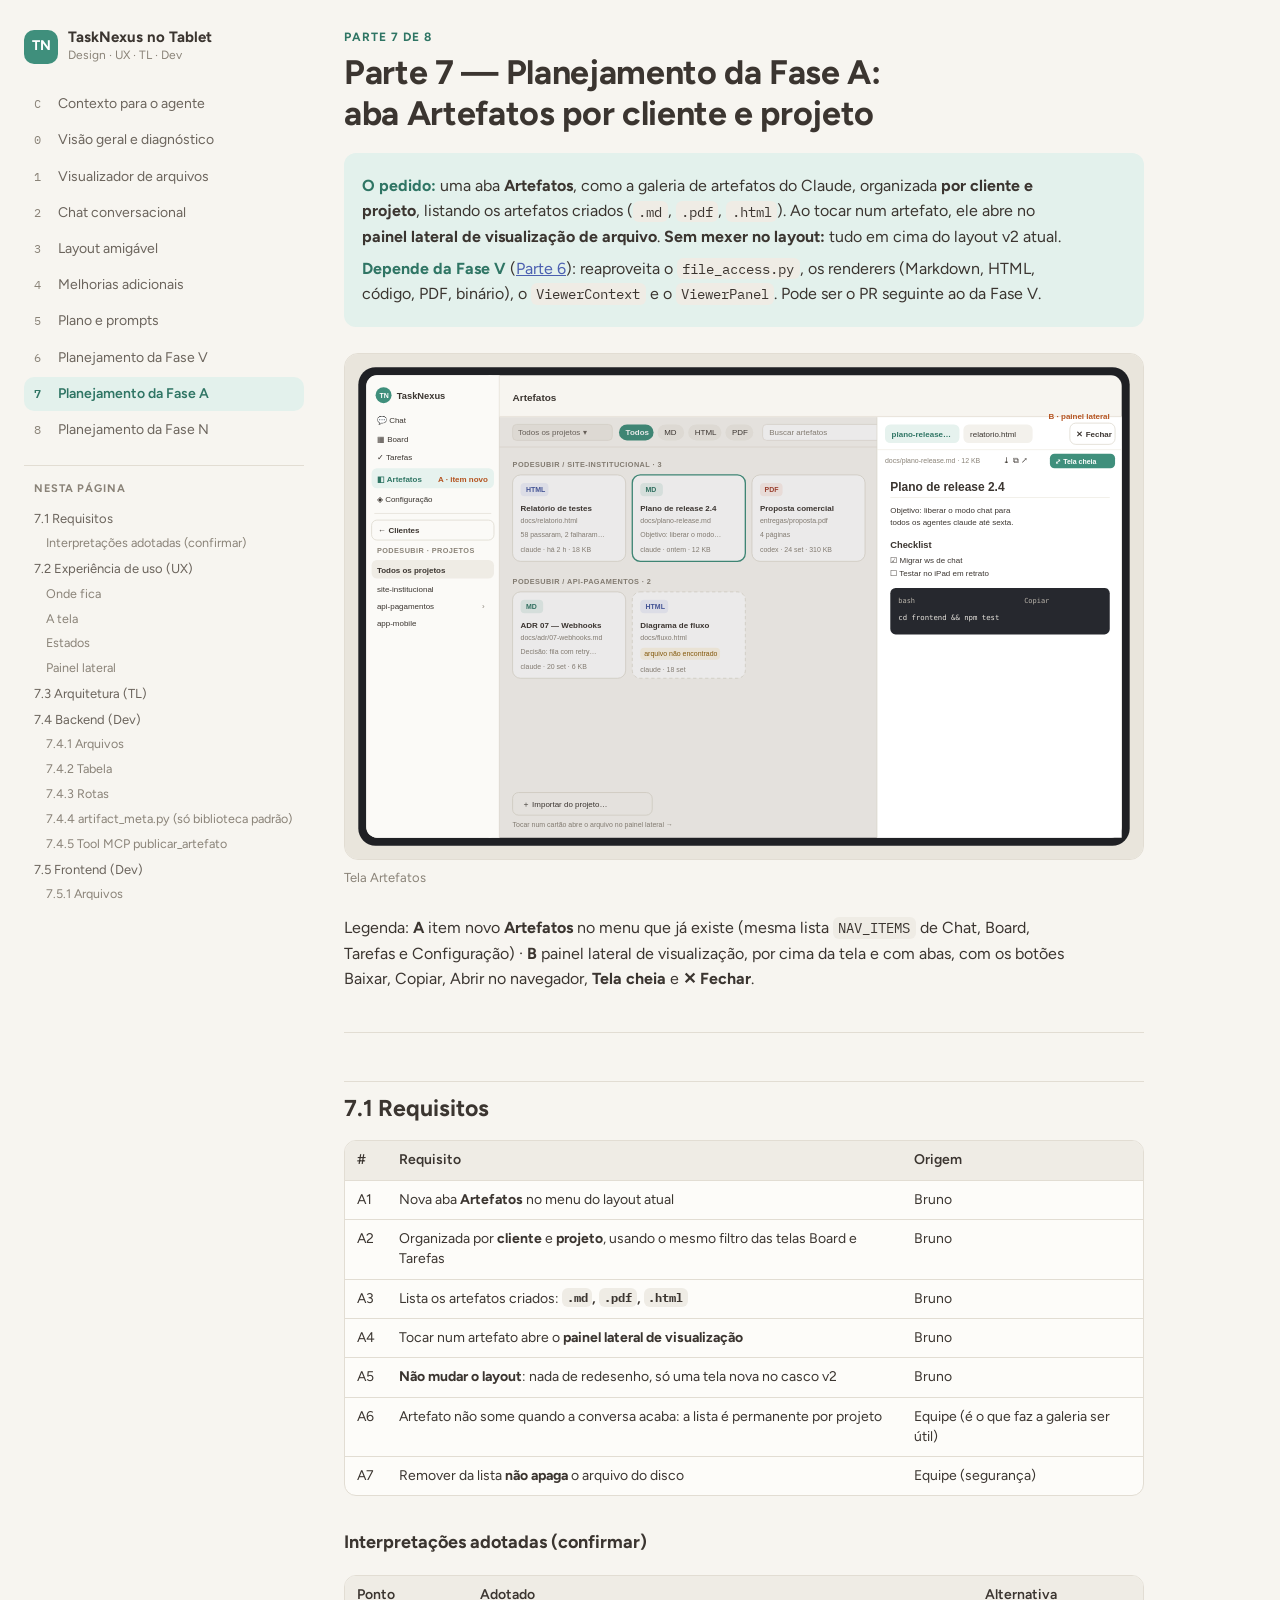
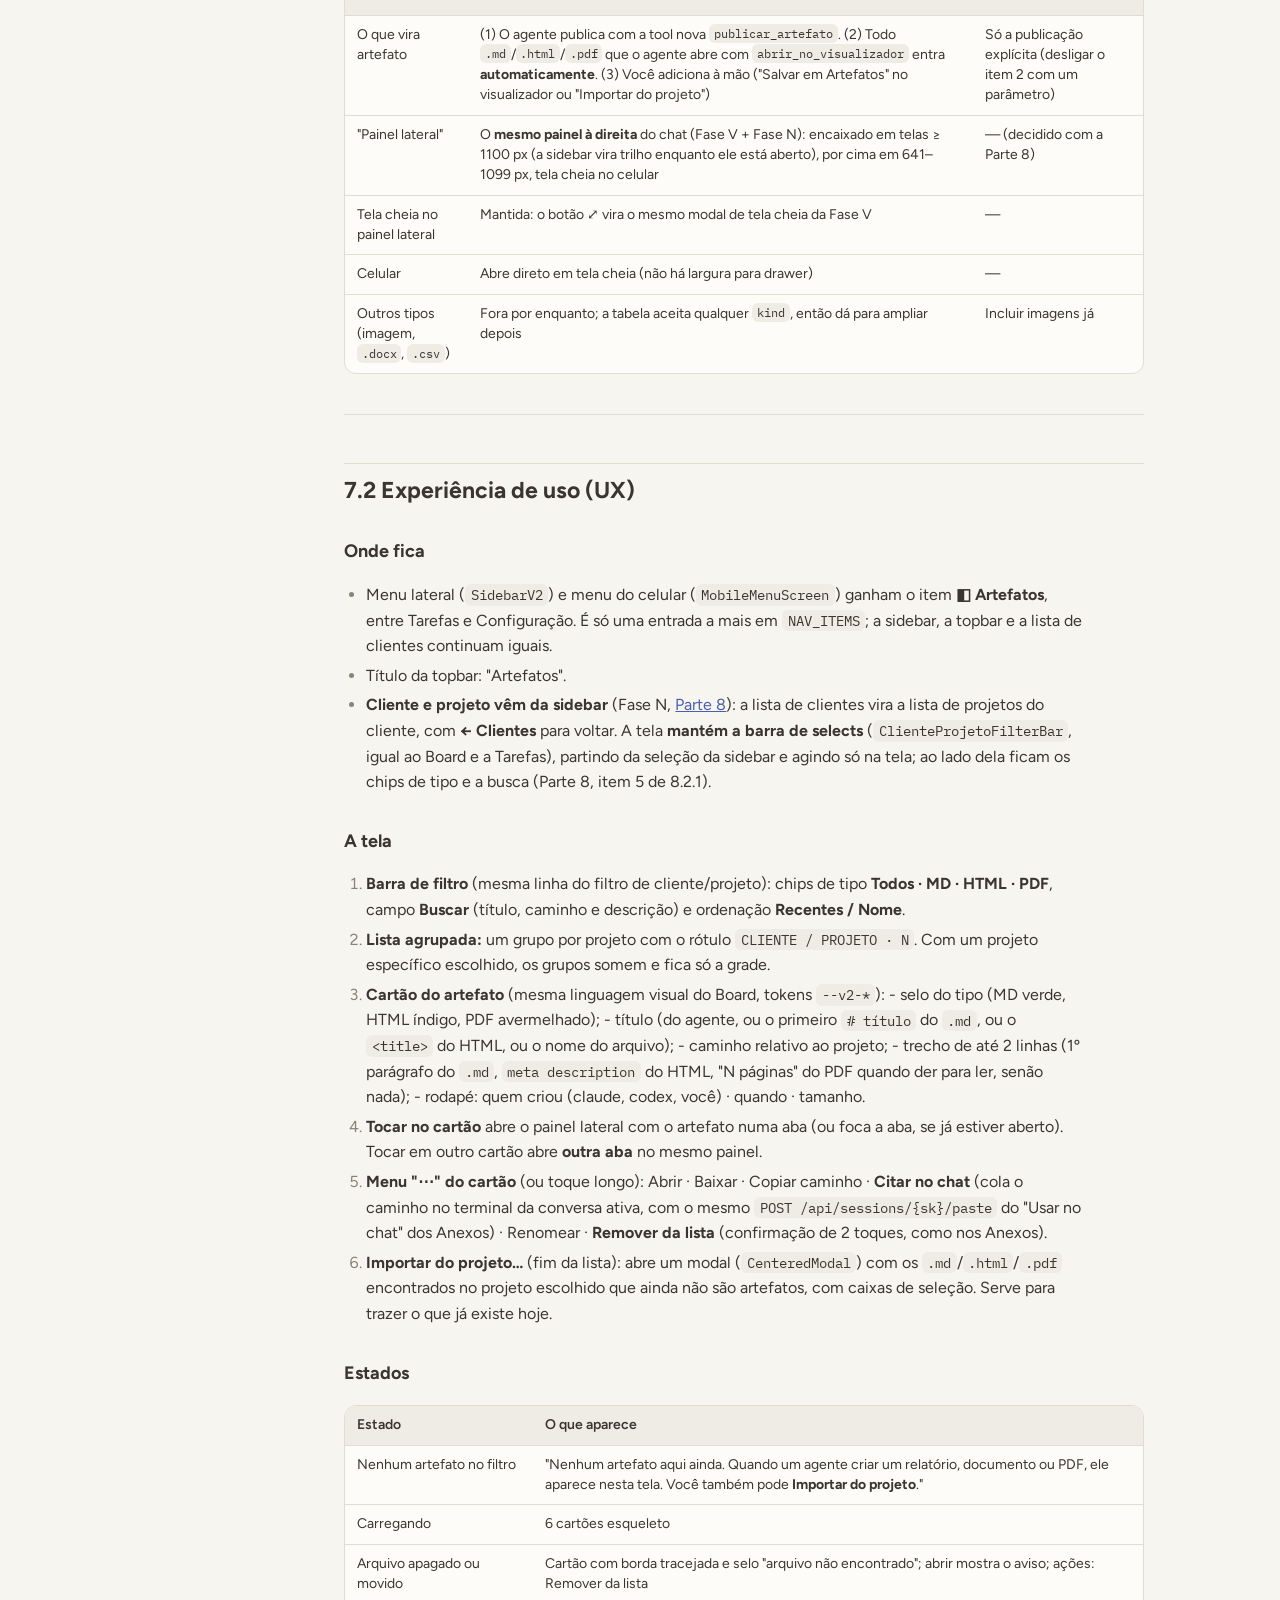
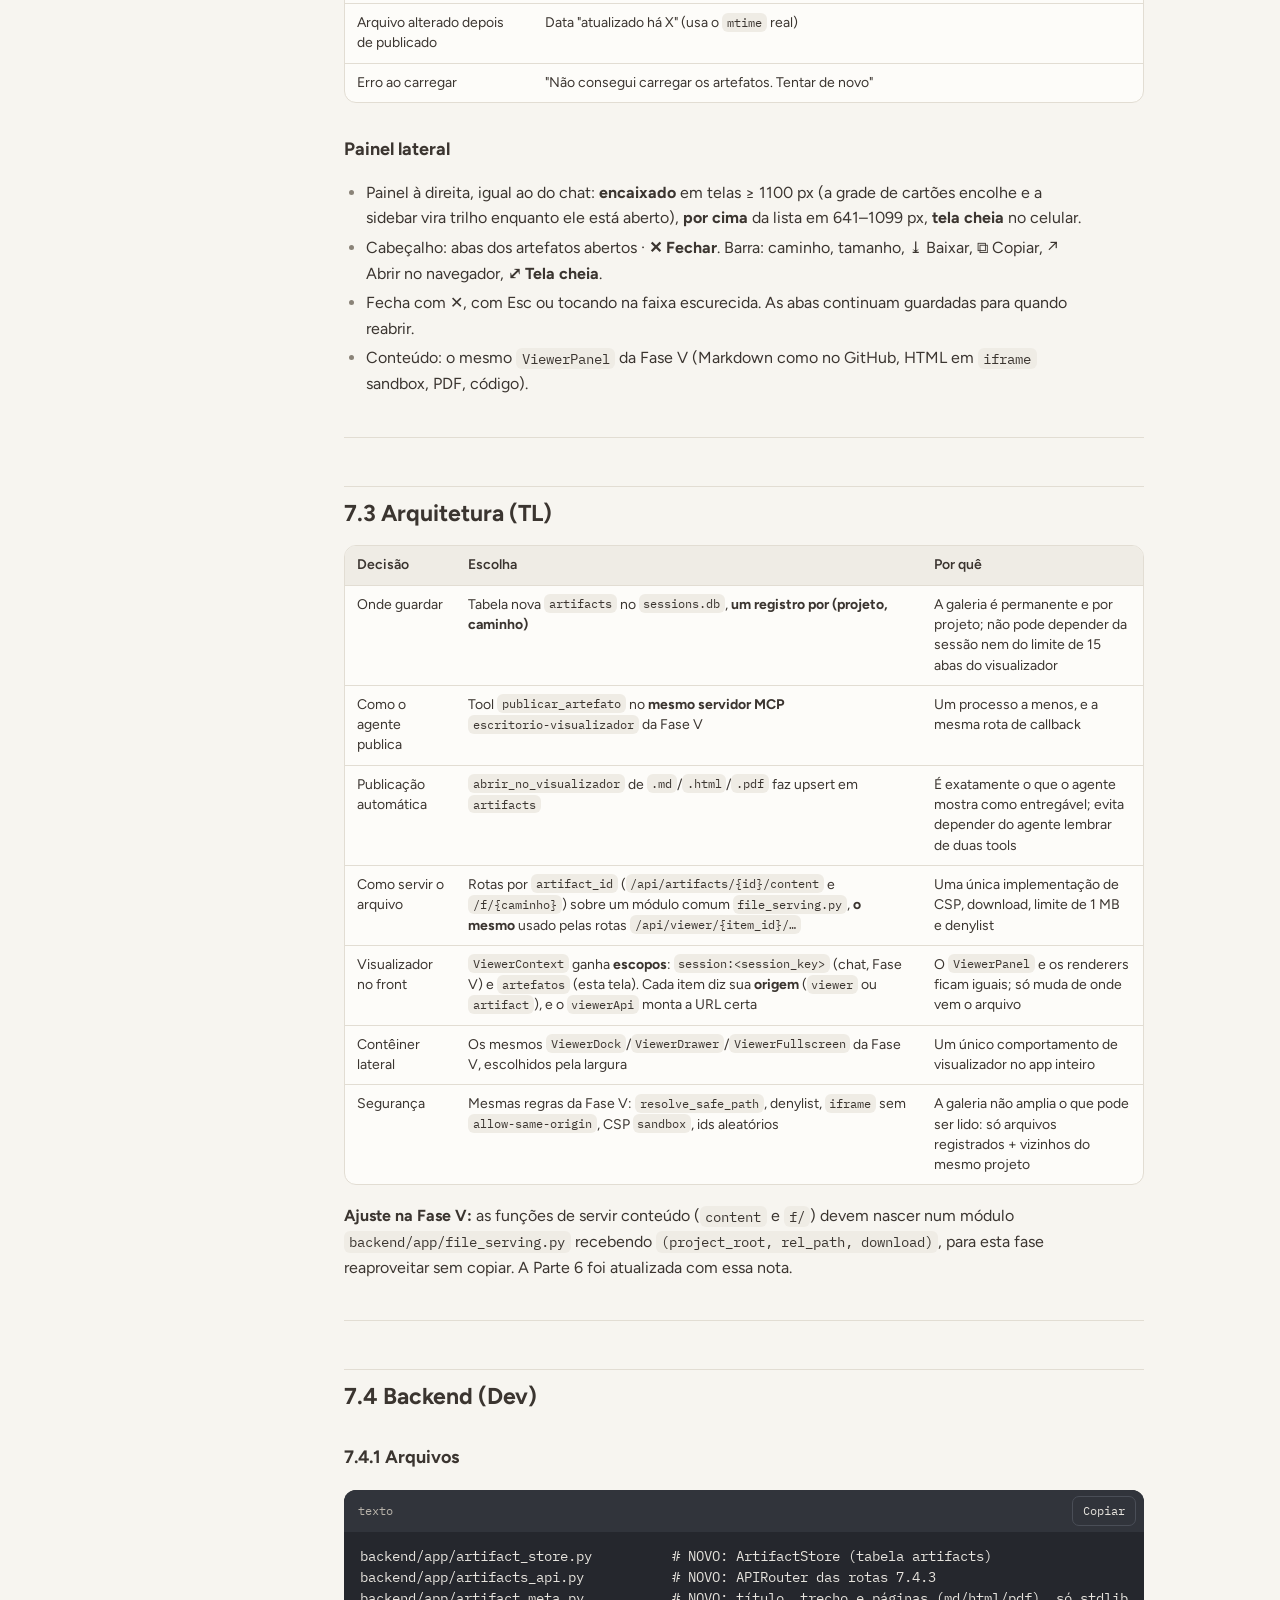
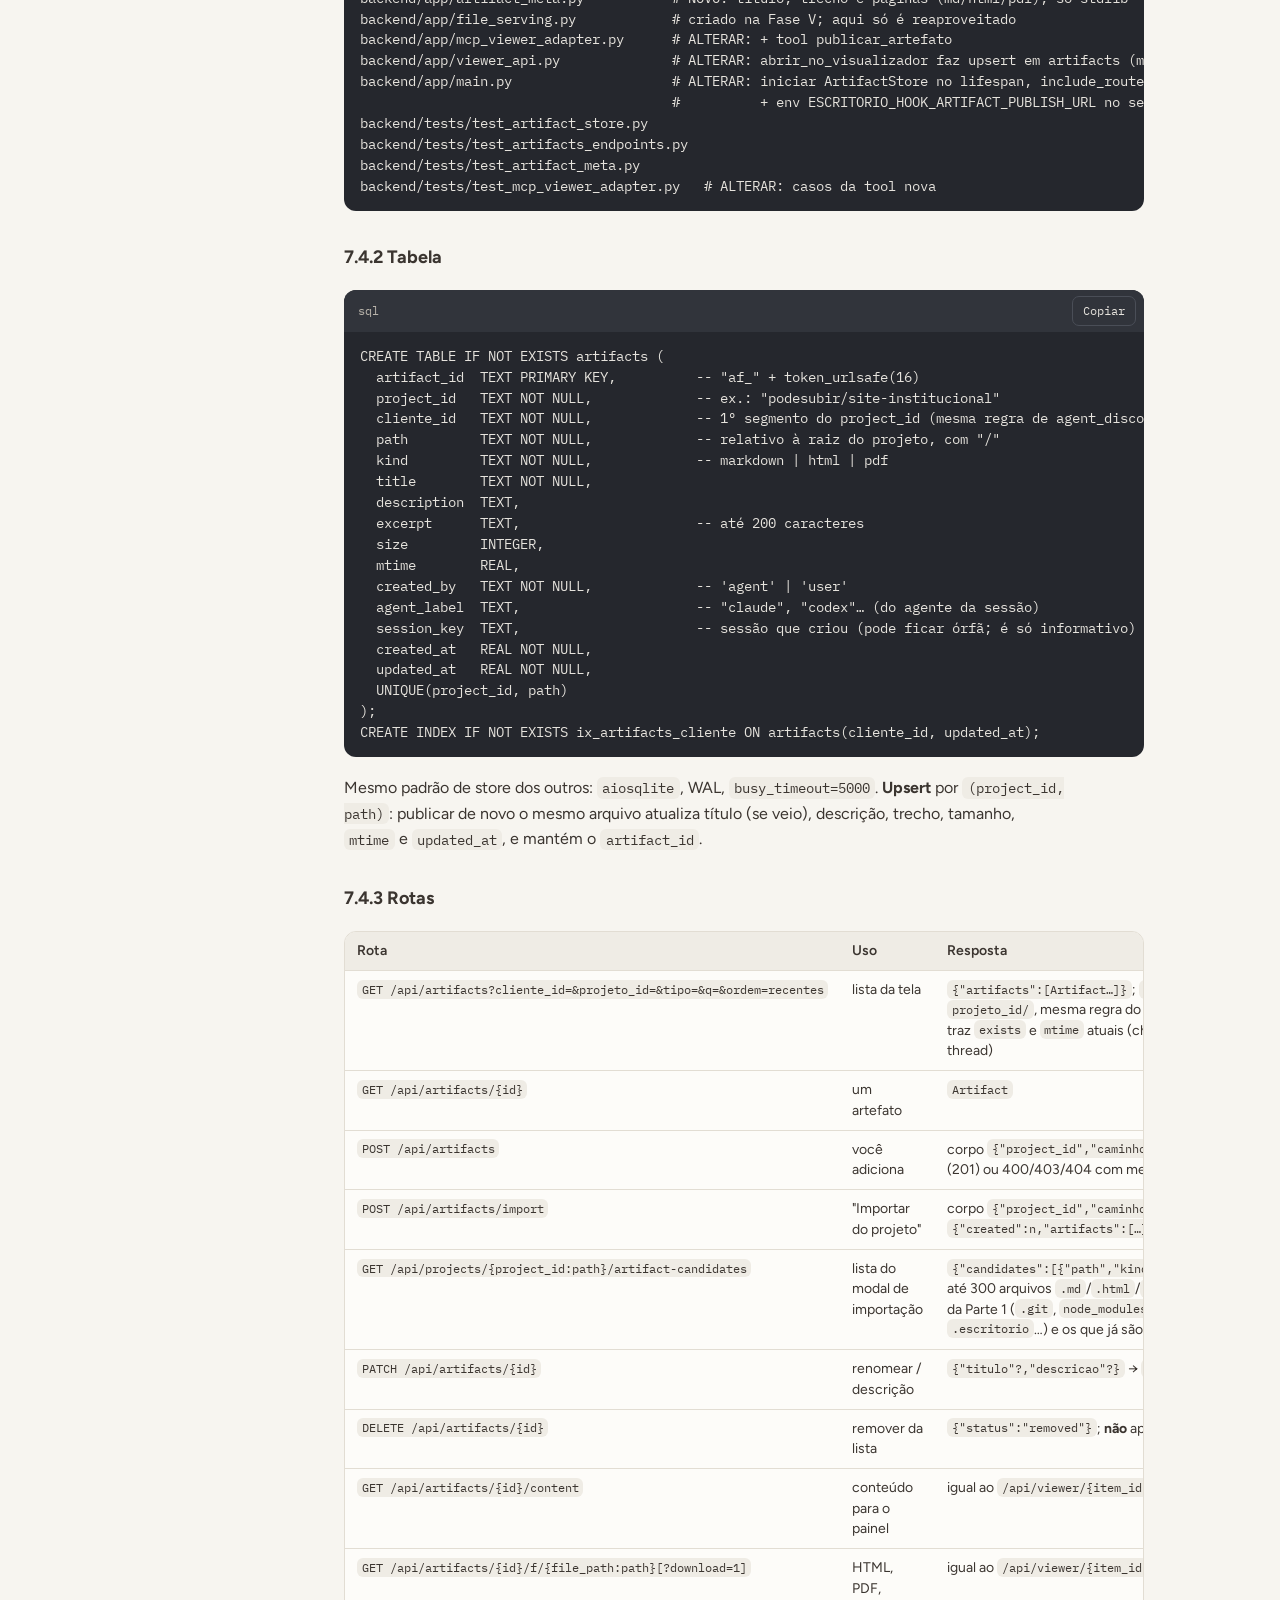
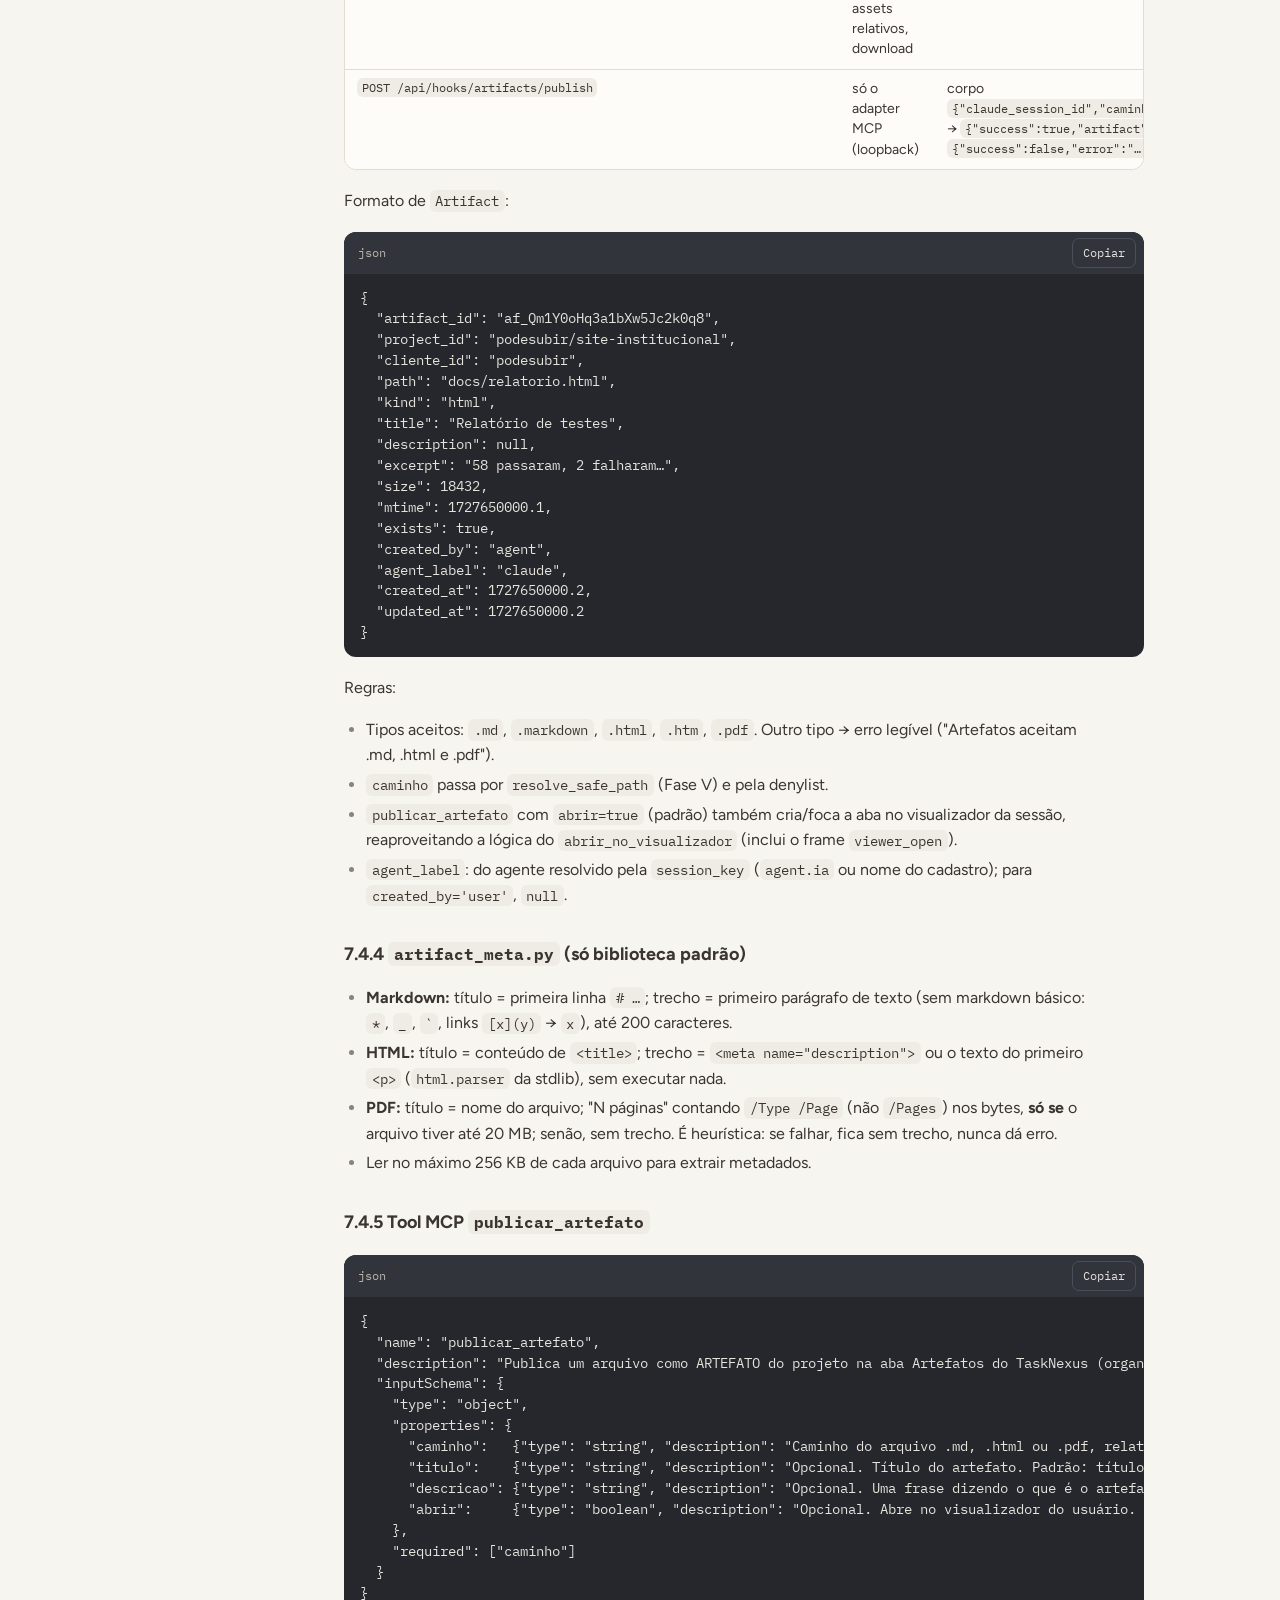
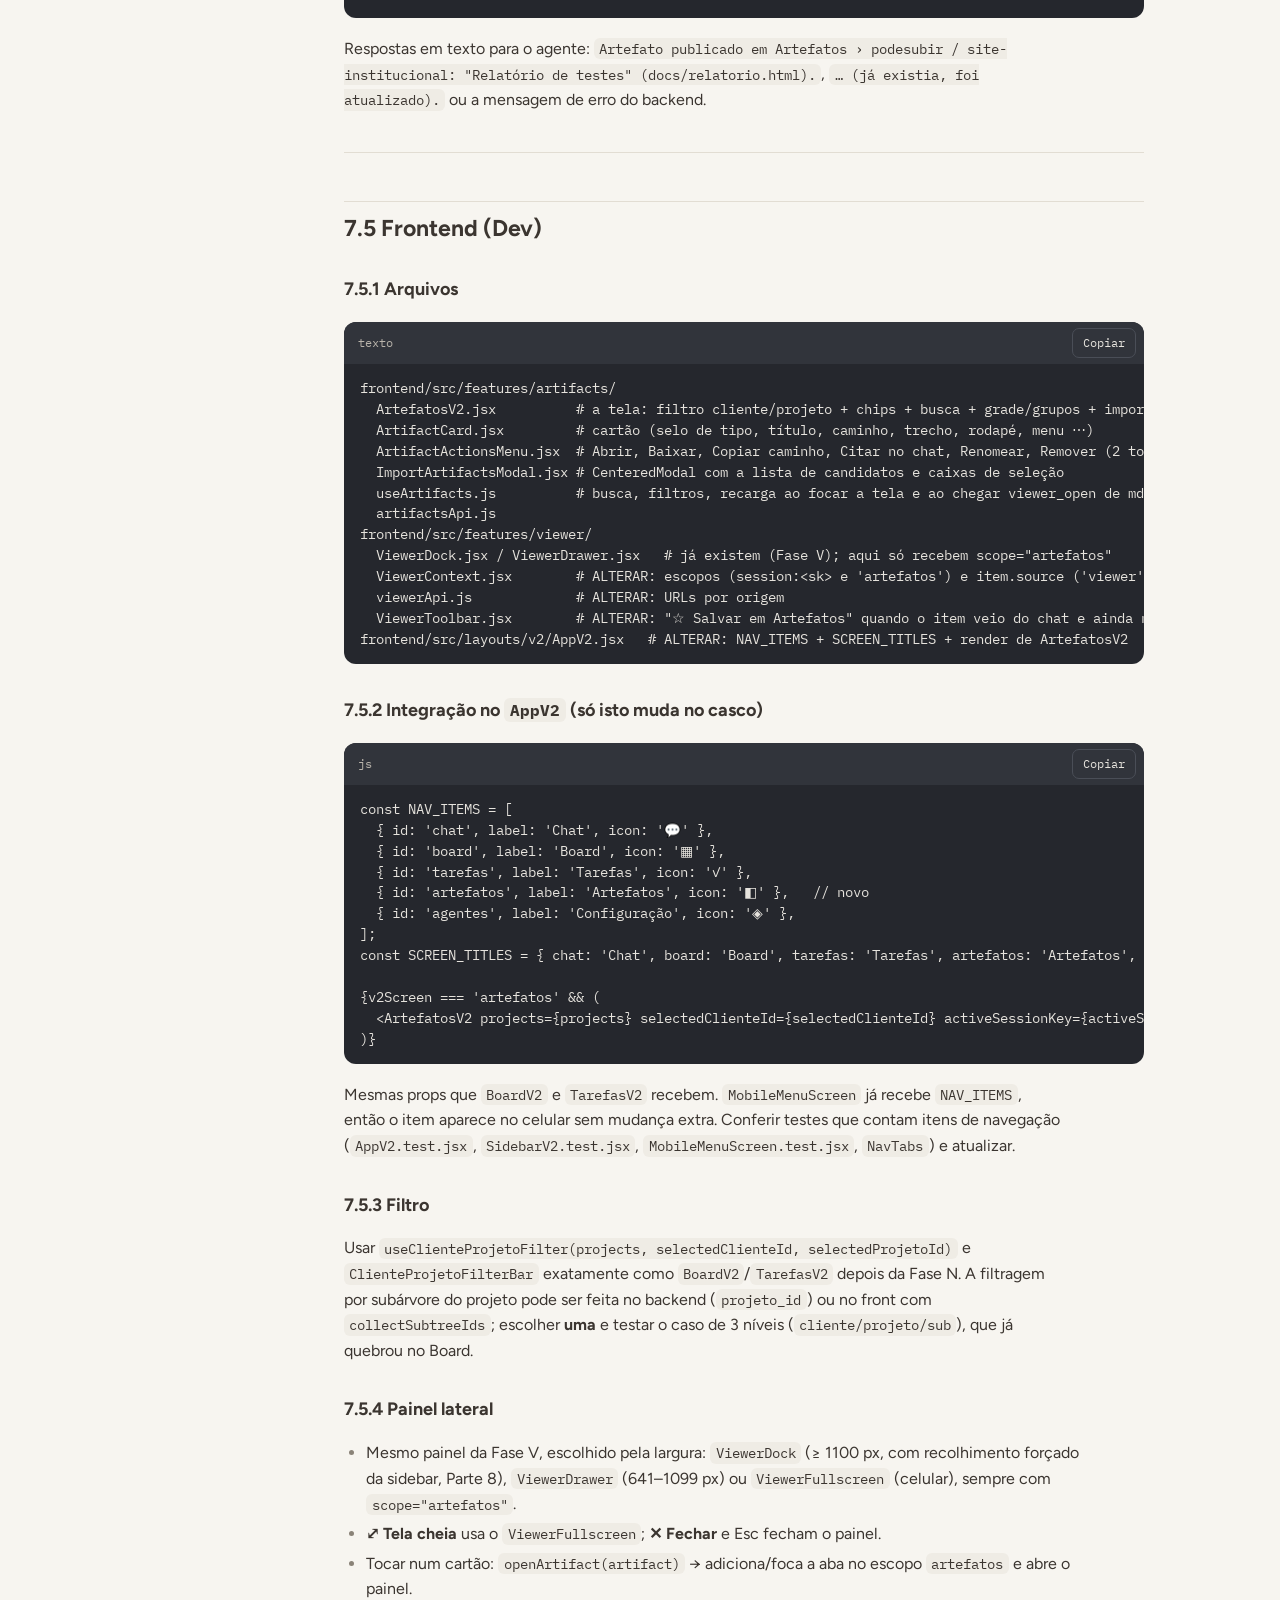
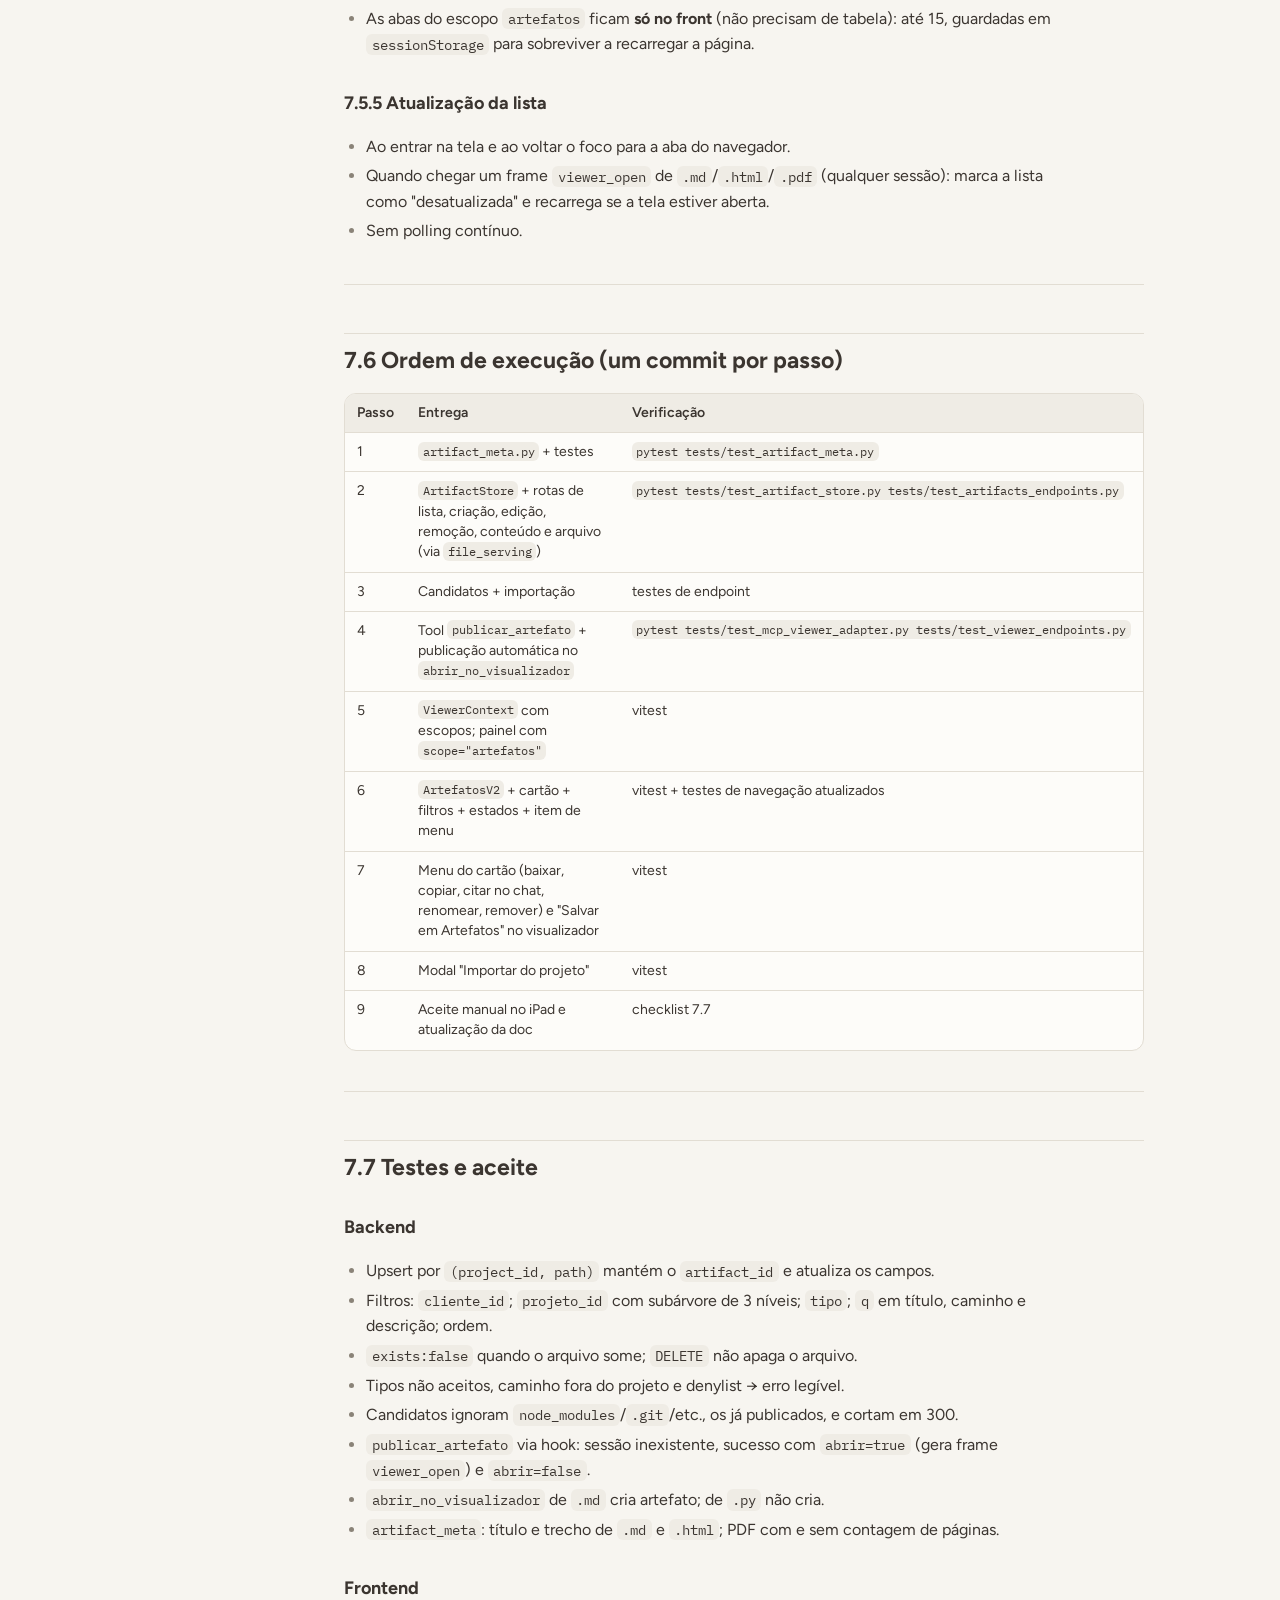
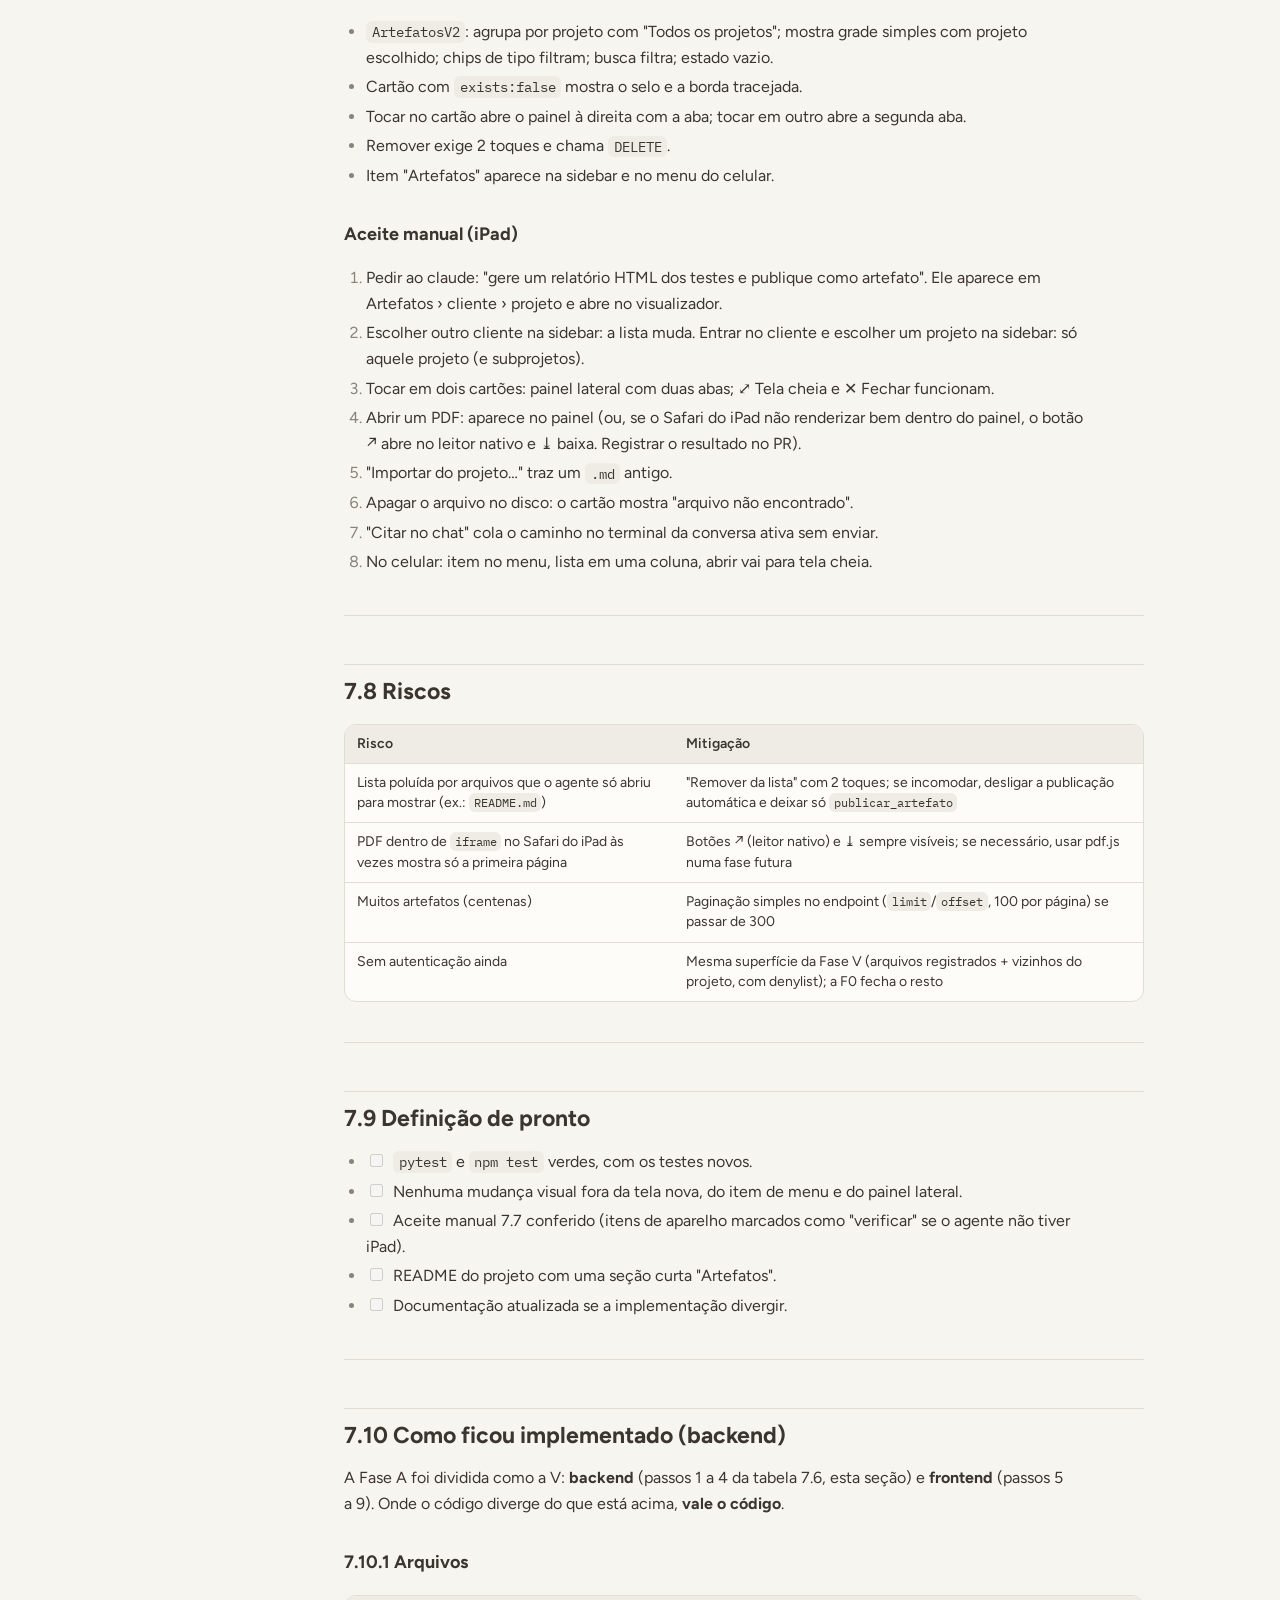
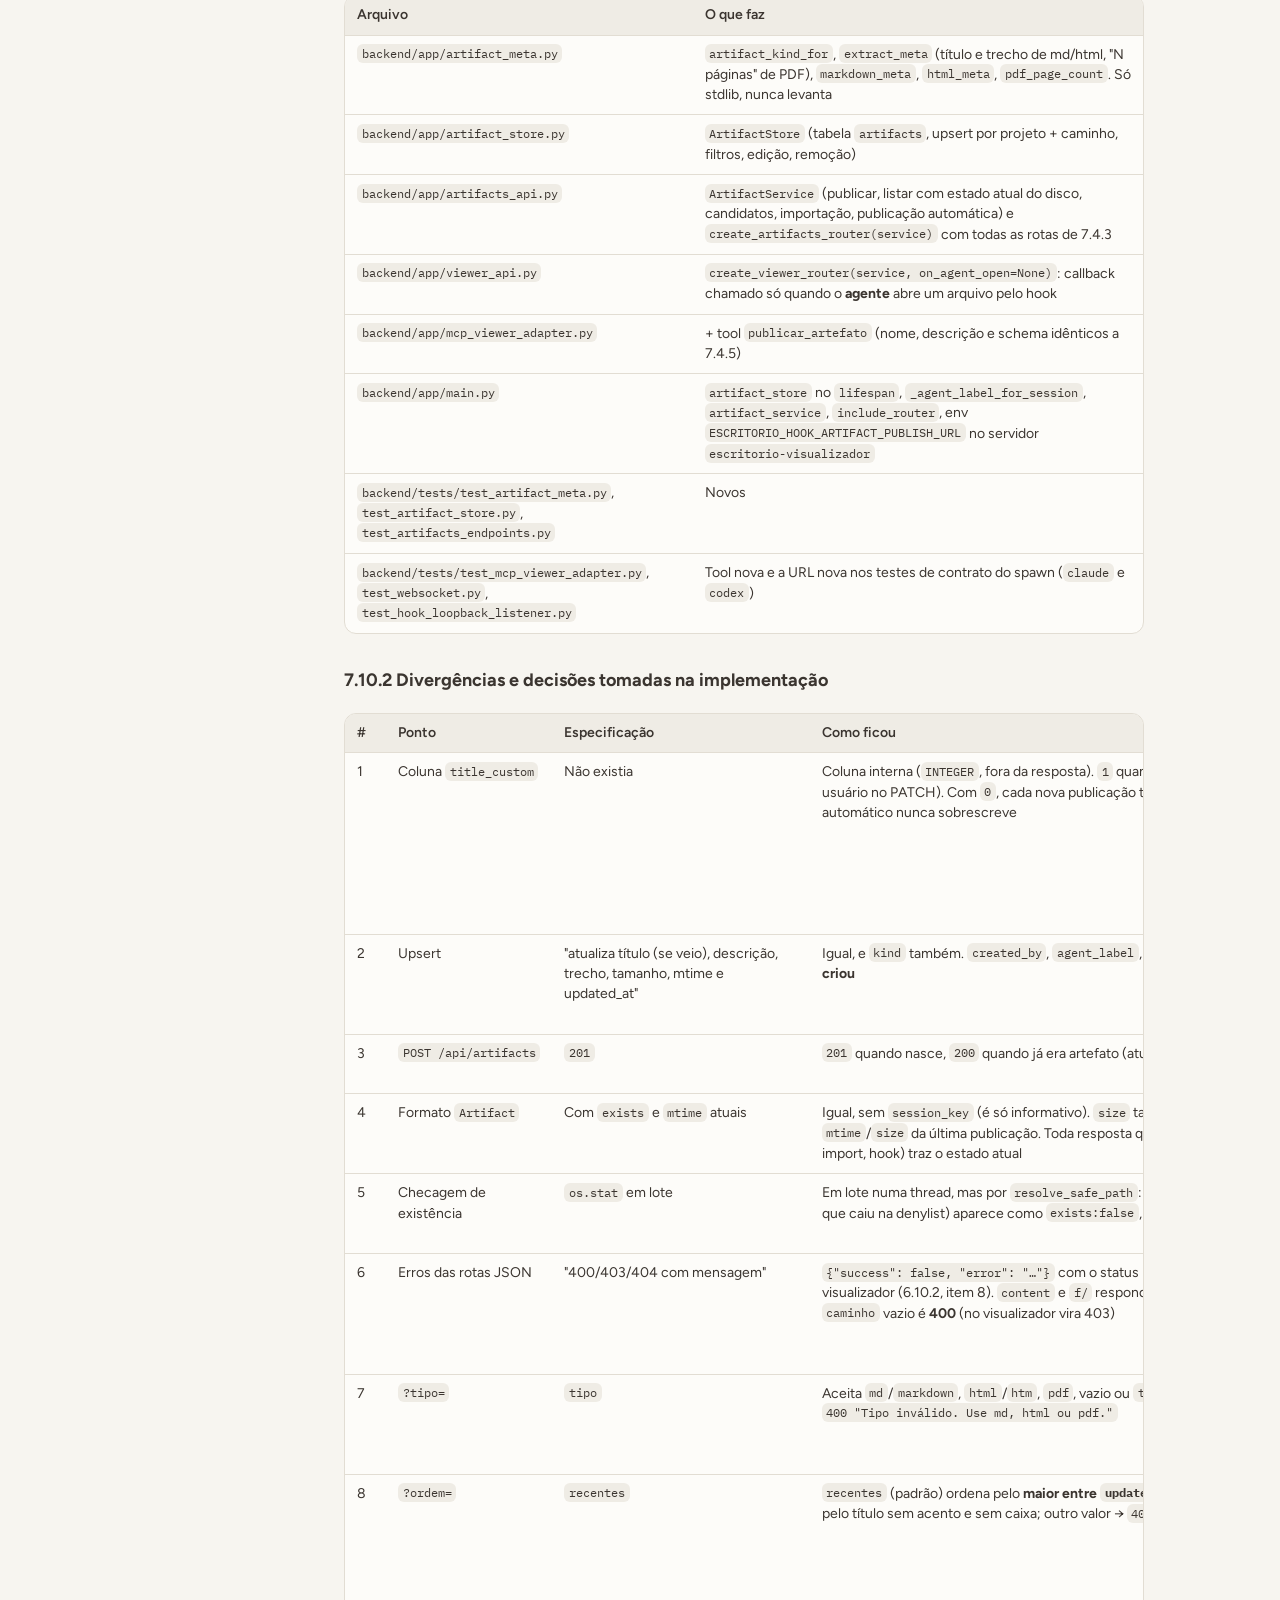
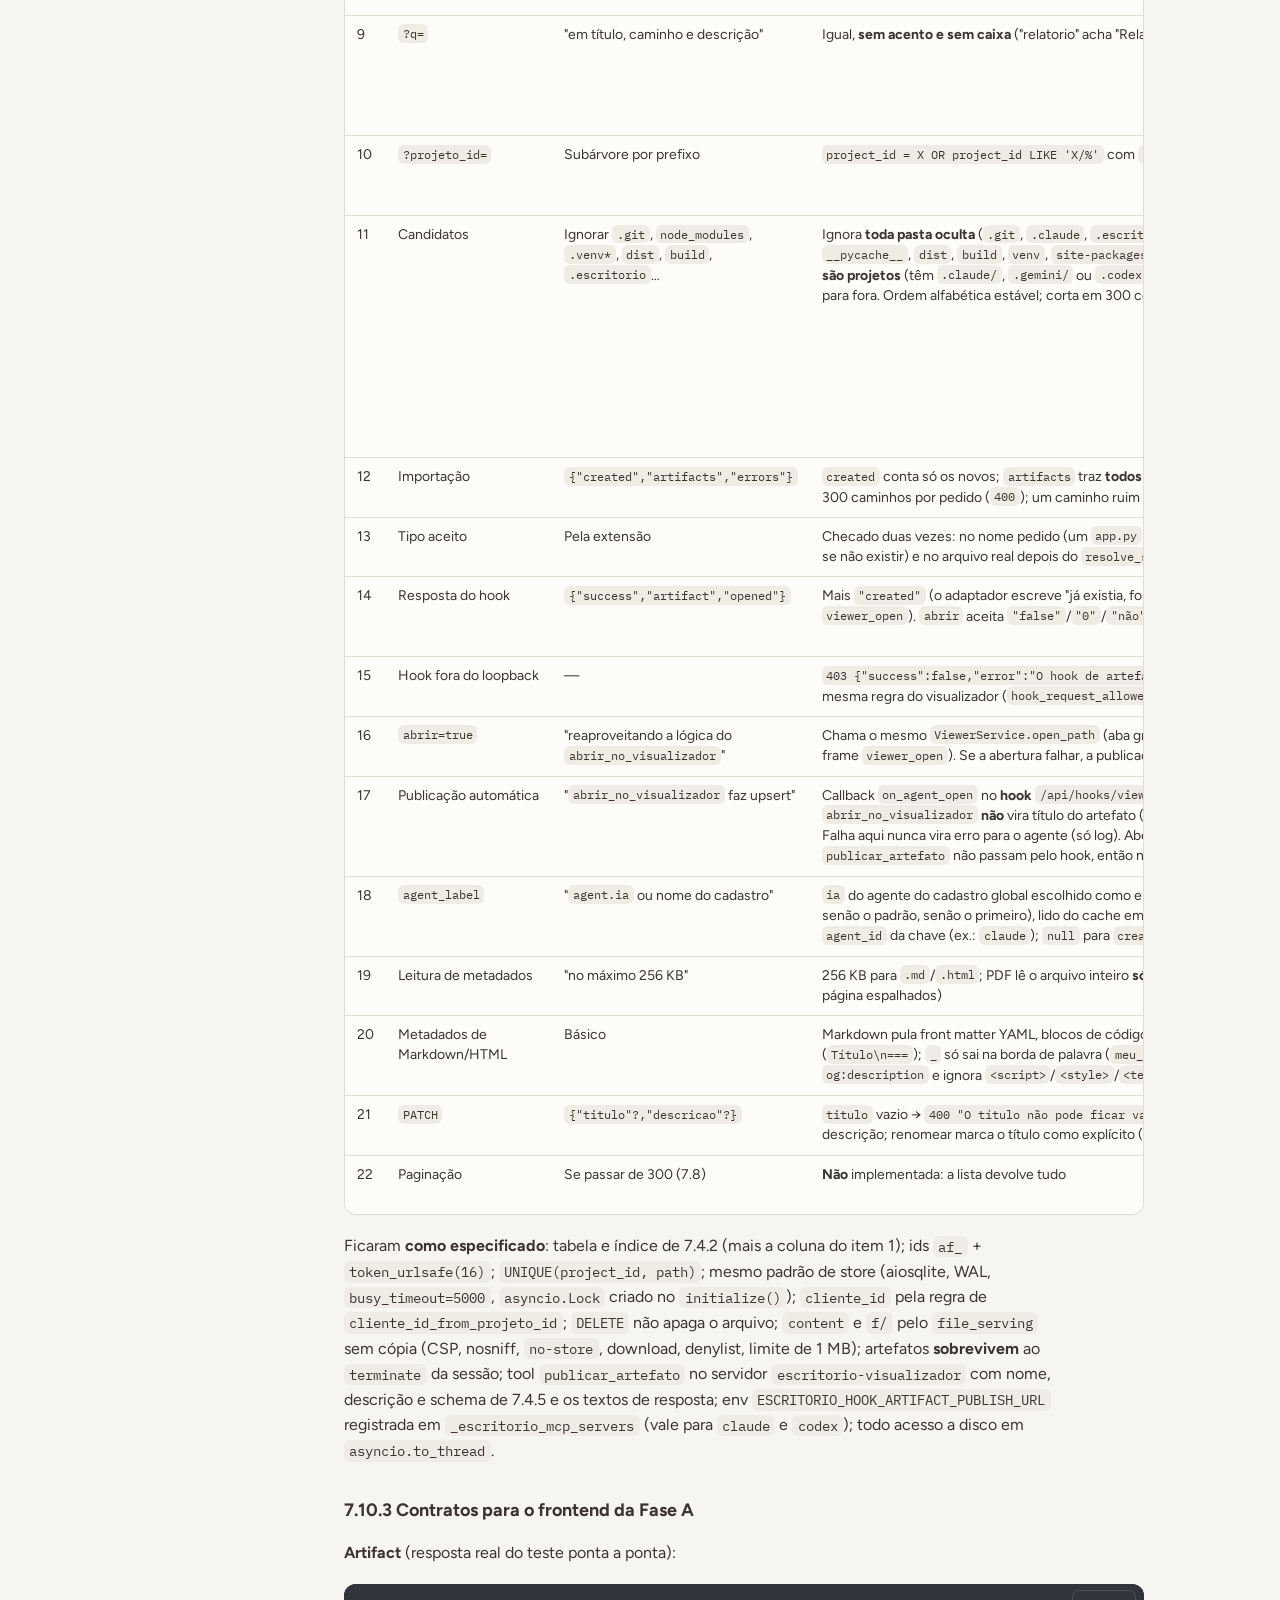
<file: docs/melhorias-tablet/07-planejamento-artefatos.html>
<!doctype html>
<html lang="pt-BR">
<head>
<meta charset="utf-8">
<meta name="viewport" content="width=device-width, initial-scale=1, viewport-fit=cover">
<title>TaskNexus no Tablet · Planejamento da Fase A</title>
<link rel="preconnect" href="https://fonts.googleapis.com">
<link rel="preconnect" href="https://fonts.gstatic.com" crossorigin>
<link rel="stylesheet" href="https://fonts.googleapis.com/css2?family=Figtree:wght@400;500;600;700&family=IBM+Plex+Mono:wght@400;500&display=swap">
<style>
:root{
  --bg:#f7f5f0; --surface:#fdfcf9; --surface-2:#efece5; --border:#e2ddd3;
  --text:#3b3530; --dim:#6b645c; --faint:#8a8378;
  --accent:#3f8f7c; --accent-strong:#2f7564; --accent-soft:#e3f1ec;
  --accent-2:#4b5fb0; --warn-soft:#fbf3e1; --warn:#c9962d;
  --code-bg:#25272d; --code-fg:#e6e3dd; --code-head:#31343b;
  --shadow:0 1px 2px rgba(60,50,40,.06),0 6px 20px rgba(60,50,40,.06);
}
@media (prefers-color-scheme: dark){
  :root:not([data-theme="light"]){
    color-scheme:dark;
    --bg:#1f2227; --surface:#262a31; --surface-2:#2f343c; --border:#3b414b;
    --text:#e7e8ec; --dim:#b2b6bf; --faint:#8f94a0;
    --accent:#7cc6b1; --accent-strong:#9ad8c6; --accent-soft:#233a35;
    --accent-2:#a3b1ea; --warn-soft:#3a3222; --warn:#e0b85a;
    --code-bg:#17191d; --code-fg:#e6e3dd; --code-head:#22252b;
    --shadow:none;
  }
}
:root[data-theme="dark"]{
  color-scheme:dark;
  --bg:#1f2227; --surface:#262a31; --surface-2:#2f343c; --border:#3b414b;
  --text:#e7e8ec; --dim:#b2b6bf; --faint:#8f94a0;
  --accent:#7cc6b1; --accent-strong:#9ad8c6; --accent-soft:#233a35;
  --accent-2:#a3b1ea; --warn-soft:#3a3222; --warn:#e0b85a;
  --code-bg:#17191d; --code-fg:#e6e3dd; --code-head:#22252b;
  --shadow:none;
}
*{box-sizing:border-box}
html{scroll-behavior:smooth;-webkit-text-size-adjust:100%}
@media (prefers-reduced-motion: reduce){html{scroll-behavior:auto}}
body{margin:0;background:var(--bg);color:var(--text);
  font-family:Figtree,-apple-system,"Segoe UI",Roboto,sans-serif;font-size:16px;line-height:1.6}
a{color:var(--accent-2)}
a:focus-visible,button:focus-visible{outline:2px solid var(--accent);outline-offset:2px;border-radius:4px}
code,pre,kbd{font-family:"IBM Plex Mono",ui-monospace,Menlo,Consolas,monospace}

.shell{display:grid;grid-template-columns:280px minmax(0,1fr);max-width:1320px;margin:0 auto;
  padding-inline:24px;gap:40px}
.side{position:sticky;top:env(safe-area-inset-top,0px);align-self:start;max-height:100vh;overflow:auto;
  padding-block:28px 40px}
.brand{display:flex;align-items:center;gap:10px;text-decoration:none;color:var(--text);margin-bottom:22px}
.brand-mark{width:34px;height:34px;border-radius:10px;background:var(--accent);display:grid;place-items:center;
  color:#fff;font-weight:700;font-size:14px}
.brand b{display:block;font-size:15px;line-height:1.2}
.brand-text>span{display:block;font-size:12px;color:var(--faint)}
.parts{list-style:none;margin:0;padding:0;display:flex;flex-direction:column;gap:2px}
.parts a{display:flex;gap:10px;align-items:baseline;padding:8px 10px;border-radius:10px;text-decoration:none;
  color:var(--dim);font-size:14px;line-height:1.3}
.parts a .n{font-family:"IBM Plex Mono",monospace;font-size:12px;color:var(--faint);min-width:14px}
.parts a:hover{background:var(--surface-2);color:var(--text)}
.parts a.on{background:var(--accent-soft);color:var(--accent-strong);font-weight:600}
.parts a.on .n{color:var(--accent-strong)}
.toc{margin-top:18px;padding-top:14px;border-top:1px solid var(--border)}
.toc-title{font-size:11px;font-weight:700;letter-spacing:.08em;text-transform:uppercase;color:var(--faint);
  margin:0 0 8px 10px}
.toc ul{list-style:none;margin:0;padding:0}
.toc a{display:block;padding:4px 10px;font-size:13px;color:var(--dim);text-decoration:none;line-height:1.35;
  border-radius:8px}
.toc a:hover{color:var(--text);background:var(--surface-2)}
.toc ul ul a{padding-left:22px;font-size:12.5px;color:var(--faint)}
.theme-btn{margin-top:18px;margin-left:10px;font:inherit;font-size:12.5px;color:var(--dim);background:none;
  border:1px solid var(--border);border-radius:8px;padding:6px 10px;cursor:pointer;min-height:36px}

main{padding-block:28px 96px;min-width:0;overflow-x:clip}
.doc{max-width:80ch}
.eyebrow{font-size:12px;font-weight:700;letter-spacing:.08em;text-transform:uppercase;color:var(--accent-strong);
  margin:0 0 6px}
.doc h1{font-size:clamp(26px,3.4vw,34px);line-height:1.2;margin:0 0 18px;text-wrap:balance;letter-spacing:-.01em}
.doc h2{font-size:23px;line-height:1.25;margin:48px 0 12px;padding-top:12px;border-top:1px solid var(--border);
  text-wrap:balance}
.doc h3{font-size:18px;margin:32px 0 8px;text-wrap:balance}
.doc h4{font-size:16px;margin:24px 0 6px}
.doc h1+p,.doc h1+blockquote{margin-top:0}
.doc p,.doc li{max-width:72ch}
.doc ul,.doc ol{padding-left:1.4em}
.doc li{margin:4px 0}
.doc li::marker{color:var(--faint)}
.doc hr{border:0;border-top:1px solid var(--border);margin:40px 0}
.doc blockquote{margin:20px 0;padding:14px 18px;background:var(--accent-soft);border-radius:12px;color:var(--text)}
.doc blockquote p{margin:6px 0}
.doc blockquote strong:first-child{color:var(--accent-strong)}
.doc :not(pre)>code{font-size:.88em;background:var(--surface-2);padding:.12em .38em;border-radius:6px;
  overflow-wrap:anywhere}
.table-wrap{overflow-x:auto;margin:18px 0;border:1px solid var(--border);border-radius:12px;background:var(--surface)}
.doc table{border-collapse:collapse;width:100%;font-size:14px;line-height:1.45}
.doc th,.doc td{padding:9px 12px;text-align:left;vertical-align:top;border-bottom:1px solid var(--border)}
.doc th{background:var(--surface-2);font-weight:600;white-space:nowrap}
.doc tr:last-child td{border-bottom:0}
.doc td code{white-space:nowrap}
.code{position:relative;margin:18px 0;border-radius:12px;background:var(--code-bg);overflow:hidden}
.code-head{display:flex;justify-content:space-between;align-items:center;padding:6px 8px 6px 14px;
  background:var(--code-head);font-size:12px;color:#b9b4ab;font-family:"IBM Plex Mono",monospace}
.copy{font:inherit;font-size:12px;color:#e6e3dd;background:transparent;border:1px solid #4a4e57;border-radius:7px;
  padding:4px 10px;cursor:pointer;min-height:30px}
.copy:hover{background:#3a3e46}
.code pre{margin:0;padding:14px 16px;overflow-x:auto;color:var(--code-fg);font-size:13.5px;line-height:1.55;
  -webkit-overflow-scrolling:touch}
.doc figure{margin:26px 0}
.doc figure img{display:block;width:100%;height:auto;border-radius:14px;border:1px solid var(--border)}
.doc figcaption{font-size:13px;color:var(--faint);margin-top:8px}
.doc input[type=checkbox]{margin-right:6px}
.pager{display:flex;justify-content:space-between;gap:16px;margin-top:56px;padding-top:20px;
  border-top:1px solid var(--border);flex-wrap:wrap}
.pager a{display:flex;flex-direction:column;gap:2px;padding:12px 16px;border:1px solid var(--border);
  border-radius:12px;text-decoration:none;color:var(--text);background:var(--surface);min-width:0;flex:1 1 220px}
.pager a small{color:var(--faint);font-size:12px}
.pager a.next{text-align:right}
.part-sep{margin-top:80px}
.topbar{display:none}

/* Pygments (tema escuro nos dois temas, casa com o bloco de código do chat) */
.hl .k,.hl .kn,.hl .kd,.hl .kr,.hl .kc,.hl .ow{color:#9fd9c5}
.hl .s,.hl .s1,.hl .s2,.hl .sb,.hl .sd,.hl .se,.hl .si,.hl .sh{color:#e7c07b}
.hl .c,.hl .c1,.hl .cm,.hl .ch,.hl .cs{color:#8a8f98;font-style:italic}
.hl .nf,.hl .fm{color:#a9c1ff}
.hl .nc,.hl .nn{color:#f0b5d0}
.hl .m,.hl .mi,.hl .mf{color:#f5a97f}
.hl .nt{color:#9fd9c5}
.hl .na,.hl .nb,.hl .bp{color:#c4b5fd}
.hl .p,.hl .o{color:#cfcac2}
.hl .err{color:inherit;background:none}

@media (max-width:1000px){
  .shell{grid-template-columns:minmax(0,1fr);padding-inline:16px;gap:0}
  .side{display:none}
  .topbar{display:flex;gap:6px;overflow-x:auto;position:sticky;top:env(safe-area-inset-top,0px);z-index:5;
    background:var(--bg);padding:10px 16px;border-bottom:1px solid var(--border);-webkit-overflow-scrolling:touch}
  .topbar a{flex:0 0 auto;padding:7px 12px;border-radius:999px;border:1px solid var(--border);font-size:13px;
    text-decoration:none;color:var(--dim);background:var(--surface);min-height:36px;display:flex;align-items:center}
  .topbar a.on{background:var(--accent-soft);color:var(--accent-strong);border-color:transparent;font-weight:600}
  main{padding-block:20px 72px}
  .doc h2{font-size:21px}
}
</style>
</head>
<body>
<nav class="topbar" aria-label="Partes"><a href="CONTEXTO-PARA-AGENTE.html">C · Contexto para o agente</a><a href="00-visao-geral-e-diagnostico.html">0 · Visão geral e diagnóstico</a><a href="01-visualizador-de-arquivos.html">1 · Visualizador de arquivos</a><a href="02-chat-conversacional.html">2 · Chat conversacional</a><a href="03-layout-amigavel.html">3 · Layout amigável</a><a href="04-melhorias-adicionais.html">4 · Melhorias adicionais</a><a href="05-plano-de-execucao-e-prompts.html">5 · Plano e prompts</a><a href="06-planejamento-fase-v.html">6 · Planejamento da Fase V</a><a class="on" href="07-planejamento-artefatos.html">7 · Planejamento da Fase A</a><a href="08-planejamento-navegacao-cliente-projeto.html">8 · Planejamento da Fase N</a></nav>
<div class="shell">
  <aside class="side" aria-label="Navegação">
    <a class="brand" href="#top"><span class="brand-mark">TN</span><span class="brand-text"><b>TaskNexus no Tablet</b><span>Design · UX · TL · Dev</span></span></a>
    <ul class="parts"><li><a href="CONTEXTO-PARA-AGENTE.html"><span class="n">C</span><span>Contexto para o agente</span></a></li><li><a href="00-visao-geral-e-diagnostico.html"><span class="n">0</span><span>Visão geral e diagnóstico</span></a></li><li><a href="01-visualizador-de-arquivos.html"><span class="n">1</span><span>Visualizador de arquivos</span></a></li><li><a href="02-chat-conversacional.html"><span class="n">2</span><span>Chat conversacional</span></a></li><li><a href="03-layout-amigavel.html"><span class="n">3</span><span>Layout amigável</span></a></li><li><a href="04-melhorias-adicionais.html"><span class="n">4</span><span>Melhorias adicionais</span></a></li><li><a href="05-plano-de-execucao-e-prompts.html"><span class="n">5</span><span>Plano e prompts</span></a></li><li><a href="06-planejamento-fase-v.html"><span class="n">6</span><span>Planejamento da Fase V</span></a></li><li><a class="on" href="07-planejamento-artefatos.html"><span class="n">7</span><span>Planejamento da Fase A</span></a></li><li><a href="08-planejamento-navegacao-cliente-projeto.html"><span class="n">8</span><span>Planejamento da Fase N</span></a></li></ul>
    <div class="toc"><p class="toc-title">Nesta página</p><ul><li><a href="#71-requisitos">7.1 Requisitos</a><ul><li><a href="#interpretações-adotadas-confirmar">Interpretações adotadas (confirmar)</a></li></ul></li><li><a href="#72-experiência-de-uso-ux">7.2 Experiência de uso (UX)</a><ul><li><a href="#onde-fica">Onde fica</a></li><li><a href="#a-tela">A tela</a></li><li><a href="#estados">Estados</a></li><li><a href="#painel-lateral">Painel lateral</a></li></ul></li><li><a href="#73-arquitetura-tl">7.3 Arquitetura (TL)</a></li><li><a href="#74-backend-dev">7.4 Backend (Dev)</a><ul><li><a href="#741-arquivos">7.4.1 Arquivos</a></li><li><a href="#742-tabela">7.4.2 Tabela</a></li><li><a href="#743-rotas">7.4.3 Rotas</a></li><li><a href="#744-artifact_metapy-só-biblioteca-padrão">7.4.4 artifact_meta.py (só biblioteca padrão)</a></li><li><a href="#745-tool-mcp-publicar_artefato">7.4.5 Tool MCP publicar_artefato</a></li></ul></li><li><a href="#75-frontend-dev">7.5 Frontend (Dev)</a><ul><li><a href="#751-arquivos">7.5.1 Arquivos</a></li><li><a href="#752-integração-no-appv2-só-isto-muda-no-casco">7.5.2 Integração no AppV2 (só isto muda no casco)</a></li><li><a href="#753-filtro">7.5.3 Filtro</a></li><li><a href="#754-painel-lateral">7.5.4 Painel lateral</a></li><li><a href="#755-atualização-da-lista">7.5.5 Atualização da lista</a></li></ul></li><li><a href="#76-ordem-de-execução-um-commit-por-passo">7.6 Ordem de execução (um commit por passo)</a></li><li><a href="#77-testes-e-aceite">7.7 Testes e aceite</a><ul><li><a href="#backend">Backend</a></li><li><a href="#frontend">Frontend</a></li><li><a href="#aceite-manual-ipad">Aceite manual (iPad)</a></li></ul></li><li><a href="#78-riscos">7.8 Riscos</a></li><li><a href="#79-definição-de-pronto">7.9 Definição de pronto</a></li><li><a href="#710-como-ficou-implementado-backend">7.10 Como ficou implementado (backend)</a><ul><li><a href="#7101-arquivos">7.10.1 Arquivos</a></li><li><a href="#7102-divergências-e-decisões-tomadas-na-implementação">7.10.2 Divergências e decisões tomadas na implementação</a></li><li><a href="#7103-contratos-para-o-frontend-da-fase-a">7.10.3 Contratos para o frontend da Fase A</a></li><li><a href="#7104-teste-ponta-a-ponta-backend">7.10.4 Teste ponta a ponta (backend)</a></li><li><a href="#7105-pendências">7.10.5 Pendências</a></li></ul></li><li><a href="#711-como-ficou-implementado-frontend">7.11 Como ficou implementado (frontend)</a><ul><li><a href="#7111-arquivos">7.11.1 Arquivos</a></li><li><a href="#7112-divergências-e-decisões-tomadas-na-implementação">7.11.2 Divergências e decisões tomadas na implementação</a></li><li><a href="#7113-testes-e-tamanho">7.11.3 Testes e tamanho</a></li><li><a href="#7114-verificação-visual">7.11.4 Verificação visual</a></li><li><a href="#7115-pendências-verificar-no-aparelho">7.11.5 Pendências (verificar no aparelho)</a></li></ul></li></ul></div>
    <button class="theme-btn" type="button">Tema: sistema</button>
  </aside>
  <main id="top"><article class="doc"><p class="eyebrow">Parte 7 de 8</p><h1 id="parte-7-planejamento-da-fase-a-aba-artefatos-por-cliente-e-projeto">Parte 7 — Planejamento da Fase A: aba Artefatos por cliente e projeto</h1>
<blockquote>
<p><strong>O pedido:</strong> uma aba <strong>Artefatos</strong>, como a galeria de artefatos do Claude,
organizada <strong>por cliente e projeto</strong>, listando os artefatos criados
(<code>.md</code>, <code>.pdf</code>, <code>.html</code>). Ao tocar num artefato, ele abre no <strong>painel
lateral de visualização de arquivo</strong>. <strong>Sem mexer no layout:</strong> tudo em cima
do layout v2 atual.</p>
<p><strong>Depende da Fase V</strong> (<a href="06-planejamento-fase-v.html">Parte 6</a>): reaproveita o
<code>file_access.py</code>, os renderers (Markdown, HTML, código, PDF, binário), o
<code>ViewerContext</code> e o <code>ViewerPanel</code>. Pode ser o PR seguinte ao da Fase V.</p>
</blockquote>
<figure><img src="img/12-mockup-artefatos.svg" alt="Tela Artefatos" loading="lazy"><figcaption>Tela Artefatos</figcaption></figure>
<p>Legenda: <strong>A</strong> item novo <strong>Artefatos</strong> no menu que já existe (mesma lista
<code>NAV_ITEMS</code> de Chat, Board, Tarefas e Configuração) · <strong>B</strong> painel lateral
de visualização, por cima da tela e com abas, com os botões Baixar, Copiar,
Abrir no navegador, <strong>Tela cheia</strong> e <strong>✕ Fechar</strong>.</p>
<hr />
<h2 id="71-requisitos">7.1 Requisitos</h2>
<div class="table-wrap"><table>
<thead>
<tr>
<th>#</th>
<th>Requisito</th>
<th>Origem</th>
</tr>
</thead>
<tbody>
<tr>
<td>A1</td>
<td>Nova aba <strong>Artefatos</strong> no menu do layout atual</td>
<td>Bruno</td>
</tr>
<tr>
<td>A2</td>
<td>Organizada por <strong>cliente</strong> e <strong>projeto</strong>, usando o mesmo filtro das telas Board e Tarefas</td>
<td>Bruno</td>
</tr>
<tr>
<td>A3</td>
<td>Lista os artefatos criados: <strong><code>.md</code>, <code>.pdf</code>, <code>.html</code></strong></td>
<td>Bruno</td>
</tr>
<tr>
<td>A4</td>
<td>Tocar num artefato abre o <strong>painel lateral de visualização</strong></td>
<td>Bruno</td>
</tr>
<tr>
<td>A5</td>
<td><strong>Não mudar o layout</strong>: nada de redesenho, só uma tela nova no casco v2</td>
<td>Bruno</td>
</tr>
<tr>
<td>A6</td>
<td>Artefato não some quando a conversa acaba: a lista é permanente por projeto</td>
<td>Equipe (é o que faz a galeria ser útil)</td>
</tr>
<tr>
<td>A7</td>
<td>Remover da lista <strong>não apaga</strong> o arquivo do disco</td>
<td>Equipe (segurança)</td>
</tr>
</tbody>
</table></div>
<h3 id="interpretações-adotadas-confirmar">Interpretações adotadas (confirmar)</h3>
<div class="table-wrap"><table>
<thead>
<tr>
<th>Ponto</th>
<th>Adotado</th>
<th>Alternativa</th>
</tr>
</thead>
<tbody>
<tr>
<td>O que vira artefato</td>
<td>(1) O agente publica com a tool nova <code>publicar_artefato</code>. (2) Todo <code>.md</code>/<code>.html</code>/<code>.pdf</code> que o agente abre com <code>abrir_no_visualizador</code> entra <strong>automaticamente</strong>. (3) Você adiciona à mão ("Salvar em Artefatos" no visualizador ou "Importar do projeto")</td>
<td>Só a publicação explícita (desligar o item 2 com um parâmetro)</td>
</tr>
<tr>
<td>"Painel lateral"</td>
<td>O <strong>mesmo painel à direita</strong> do chat (Fase V + Fase N): encaixado em telas ≥ 1100 px (a sidebar vira trilho enquanto ele está aberto), por cima em 641–1099 px, tela cheia no celular</td>
<td>— (decidido com a Parte 8)</td>
</tr>
<tr>
<td>Tela cheia no painel lateral</td>
<td>Mantida: o botão ⤢ vira o mesmo modal de tela cheia da Fase V</td>
<td>—</td>
</tr>
<tr>
<td>Celular</td>
<td>Abre direto em tela cheia (não há largura para drawer)</td>
<td>—</td>
</tr>
<tr>
<td>Outros tipos (imagem, <code>.docx</code>, <code>.csv</code>)</td>
<td>Fora por enquanto; a tabela aceita qualquer <code>kind</code>, então dá para ampliar depois</td>
<td>Incluir imagens já</td>
</tr>
</tbody>
</table></div>
<hr />
<h2 id="72-experiência-de-uso-ux">7.2 Experiência de uso (UX)</h2>
<h3 id="onde-fica">Onde fica</h3>
<ul>
<li>Menu lateral (<code>SidebarV2</code>) e menu do celular (<code>MobileMenuScreen</code>) ganham
  o item <strong>◧ Artefatos</strong>, entre Tarefas e Configuração. É só uma entrada a mais
  em <code>NAV_ITEMS</code>; a sidebar, a topbar e a lista de clientes continuam iguais.</li>
<li>Título da topbar: "Artefatos".</li>
<li><strong>Cliente e projeto vêm da sidebar</strong> (Fase N, <a href="08-planejamento-navegacao-cliente-projeto.html">Parte 8</a>):
  a lista de clientes vira a lista de projetos do cliente, com <strong>← Clientes</strong>
  para voltar. A tela <strong>mantém a barra de selects</strong> (<code>ClienteProjetoFilterBar</code>,
  igual ao Board e a Tarefas), partindo da seleção da sidebar e agindo só na
  tela; ao lado dela ficam os chips de tipo e a busca (Parte 8, item 5 de 8.2.1).</li>
</ul>
<h3 id="a-tela">A tela</h3>
<ol>
<li><strong>Barra de filtro</strong> (mesma linha do filtro de cliente/projeto): chips de
   tipo <strong>Todos · MD · HTML · PDF</strong>, campo <strong>Buscar</strong> (título, caminho e
   descrição) e ordenação <strong>Recentes / Nome</strong>.</li>
<li><strong>Lista agrupada:</strong> um grupo por projeto com o rótulo
   <code>CLIENTE / PROJETO · N</code>. Com um projeto específico escolhido, os grupos somem
   e fica só a grade.</li>
<li><strong>Cartão do artefato</strong> (mesma linguagem visual do Board, tokens <code>--v2-*</code>):
   - selo do tipo (MD verde, HTML índigo, PDF avermelhado);
   - título (do agente, ou o primeiro <code># título</code> do <code>.md</code>, ou o <code>&lt;title&gt;</code> do
     HTML, ou o nome do arquivo);
   - caminho relativo ao projeto;
   - trecho de até 2 linhas (1º parágrafo do <code>.md</code>, <code>meta description</code> do HTML,
     "N páginas" do PDF quando der para ler, senão nada);
   - rodapé: quem criou (claude, codex, você) · quando · tamanho.</li>
<li><strong>Tocar no cartão</strong> abre o painel lateral com o artefato numa aba (ou foca
   a aba, se já estiver aberto). Tocar em outro cartão abre <strong>outra aba</strong> no
   mesmo painel.</li>
<li><strong>Menu "⋯" do cartão</strong> (ou toque longo): Abrir · Baixar · Copiar caminho ·
   <strong>Citar no chat</strong> (cola o caminho no terminal da conversa ativa, com o
   mesmo <code>POST /api/sessions/{sk}/paste</code> do "Usar no chat" dos Anexos) ·
   Renomear · <strong>Remover da lista</strong> (confirmação de 2 toques, como nos Anexos).</li>
<li><strong>Importar do projeto…</strong> (fim da lista): abre um modal (<code>CenteredModal</code>)
   com os <code>.md</code>/<code>.html</code>/<code>.pdf</code> encontrados no projeto escolhido que ainda não
   são artefatos, com caixas de seleção. Serve para trazer o que já existe hoje.</li>
</ol>
<h3 id="estados">Estados</h3>
<div class="table-wrap"><table>
<thead>
<tr>
<th>Estado</th>
<th>O que aparece</th>
</tr>
</thead>
<tbody>
<tr>
<td>Nenhum artefato no filtro</td>
<td>"Nenhum artefato aqui ainda. Quando um agente criar um relatório, documento ou PDF, ele aparece nesta tela. Você também pode <strong>Importar do projeto</strong>."</td>
</tr>
<tr>
<td>Carregando</td>
<td>6 cartões esqueleto</td>
</tr>
<tr>
<td>Arquivo apagado ou movido</td>
<td>Cartão com borda tracejada e selo "arquivo não encontrado"; abrir mostra o aviso; ações: Remover da lista</td>
</tr>
<tr>
<td>Arquivo alterado depois de publicado</td>
<td>Data "atualizado há X" (usa o <code>mtime</code> real)</td>
</tr>
<tr>
<td>Erro ao carregar</td>
<td>"Não consegui carregar os artefatos. Tentar de novo"</td>
</tr>
</tbody>
</table></div>
<h3 id="painel-lateral">Painel lateral</h3>
<ul>
<li>Painel à direita, igual ao do chat: <strong>encaixado</strong> em telas ≥ 1100 px (a
  grade de cartões encolhe e a sidebar vira trilho enquanto ele está aberto),
  <strong>por cima</strong> da lista em 641–1099 px, <strong>tela cheia</strong> no celular.</li>
<li>Cabeçalho: abas dos artefatos abertos · <strong>✕ Fechar</strong>. Barra: caminho,
  tamanho, ⤓ Baixar, ⧉ Copiar, ↗ Abrir no navegador, <strong>⤢ Tela cheia</strong>.</li>
<li>Fecha com ✕, com Esc ou tocando na faixa escurecida. As abas continuam
  guardadas para quando reabrir.</li>
<li>Conteúdo: o mesmo <code>ViewerPanel</code> da Fase V (Markdown como no GitHub, HTML em
  <code>iframe</code> sandbox, PDF, código).</li>
</ul>
<hr />
<h2 id="73-arquitetura-tl">7.3 Arquitetura (TL)</h2>
<div class="table-wrap"><table>
<thead>
<tr>
<th>Decisão</th>
<th>Escolha</th>
<th>Por quê</th>
</tr>
</thead>
<tbody>
<tr>
<td>Onde guardar</td>
<td>Tabela nova <code>artifacts</code> no <code>sessions.db</code>, <strong>um registro por (projeto, caminho)</strong></td>
<td>A galeria é permanente e por projeto; não pode depender da sessão nem do limite de 15 abas do visualizador</td>
</tr>
<tr>
<td>Como o agente publica</td>
<td>Tool <code>publicar_artefato</code> no <strong>mesmo servidor MCP</strong> <code>escritorio-visualizador</code> da Fase V</td>
<td>Um processo a menos, e a mesma rota de callback</td>
</tr>
<tr>
<td>Publicação automática</td>
<td><code>abrir_no_visualizador</code> de <code>.md</code>/<code>.html</code>/<code>.pdf</code> faz upsert em <code>artifacts</code></td>
<td>É exatamente o que o agente mostra como entregável; evita depender do agente lembrar de duas tools</td>
</tr>
<tr>
<td>Como servir o arquivo</td>
<td>Rotas por <code>artifact_id</code> (<code>/api/artifacts/{id}/content</code> e <code>/f/{caminho}</code>) sobre um módulo comum <code>file_serving.py</code>, <strong>o mesmo</strong> usado pelas rotas <code>/api/viewer/{item_id}/…</code></td>
<td>Uma única implementação de CSP, download, limite de 1 MB e denylist</td>
</tr>
<tr>
<td>Visualizador no front</td>
<td><code>ViewerContext</code> ganha <strong>escopos</strong>: <code>session:&lt;session_key&gt;</code> (chat, Fase V) e <code>artefatos</code> (esta tela). Cada item diz sua <strong>origem</strong> (<code>viewer</code> ou <code>artifact</code>), e o <code>viewerApi</code> monta a URL certa</td>
<td>O <code>ViewerPanel</code> e os renderers ficam iguais; só muda de onde vem o arquivo</td>
</tr>
<tr>
<td>Contêiner lateral</td>
<td>Os mesmos <code>ViewerDock</code>/<code>ViewerDrawer</code>/<code>ViewerFullscreen</code> da Fase V, escolhidos pela largura</td>
<td>Um único comportamento de visualizador no app inteiro</td>
</tr>
<tr>
<td>Segurança</td>
<td>Mesmas regras da Fase V: <code>resolve_safe_path</code>, denylist, <code>iframe</code> sem <code>allow-same-origin</code>, CSP <code>sandbox</code>, ids aleatórios</td>
<td>A galeria não amplia o que pode ser lido: só arquivos registrados + vizinhos do mesmo projeto</td>
</tr>
</tbody>
</table></div>
<p><strong>Ajuste na Fase V:</strong> as funções de servir conteúdo (<code>content</code> e <code>f/</code>) devem nascer num módulo
<code>backend/app/file_serving.py</code> recebendo <code>(project_root, rel_path, download)</code>,
para esta fase reaproveitar sem copiar. A Parte 6 foi atualizada com essa nota.</p>
<hr />
<h2 id="74-backend-dev">7.4 Backend (Dev)</h2>
<h3 id="741-arquivos">7.4.1 Arquivos</h3>
<div class="code"><div class="code-head"><span>texto</span><button class="copy" type="button">Copiar</button></div><pre><span></span><code>backend/app/artifact_store.py          # NOVO: ArtifactStore (tabela artifacts)
backend/app/artifacts_api.py           # NOVO: APIRouter das rotas 7.4.3
backend/app/artifact_meta.py           # NOVO: título, trecho e páginas (md/html/pdf), só stdlib
backend/app/file_serving.py            # criado na Fase V; aqui só é reaproveitado
backend/app/mcp_viewer_adapter.py      # ALTERAR: + tool publicar_artefato
backend/app/viewer_api.py              # ALTERAR: abrir_no_visualizador faz upsert em artifacts (md/html/pdf)
backend/app/main.py                    # ALTERAR: iniciar ArtifactStore no lifespan, include_router,
                                       #          + env ESCRITORIO_HOOK_ARTIFACT_PUBLISH_URL no servidor MCP
backend/tests/test_artifact_store.py
backend/tests/test_artifacts_endpoints.py
backend/tests/test_artifact_meta.py
backend/tests/test_mcp_viewer_adapter.py   # ALTERAR: casos da tool nova
</code></pre></div>
<h3 id="742-tabela">7.4.2 Tabela</h3>
<div class="code"><div class="code-head"><span>sql</span><button class="copy" type="button">Copiar</button></div><pre><span></span><code><span class="k">CREATE</span><span class="w"> </span><span class="k">TABLE</span><span class="w"> </span><span class="k">IF</span><span class="w"> </span><span class="k">NOT</span><span class="w"> </span><span class="k">EXISTS</span><span class="w"> </span><span class="n">artifacts</span><span class="w"> </span><span class="p">(</span>
<span class="w">  </span><span class="n">artifact_id</span><span class="w">  </span><span class="nb">TEXT</span><span class="w"> </span><span class="k">PRIMARY</span><span class="w"> </span><span class="k">KEY</span><span class="p">,</span><span class="w">          </span><span class="c1">-- "af_" + token_urlsafe(16)</span>
<span class="w">  </span><span class="n">project_id</span><span class="w">   </span><span class="nb">TEXT</span><span class="w"> </span><span class="k">NOT</span><span class="w"> </span><span class="k">NULL</span><span class="p">,</span><span class="w">             </span><span class="c1">-- ex.: "podesubir/site-institucional"</span>
<span class="w">  </span><span class="n">cliente_id</span><span class="w">   </span><span class="nb">TEXT</span><span class="w"> </span><span class="k">NOT</span><span class="w"> </span><span class="k">NULL</span><span class="p">,</span><span class="w">             </span><span class="c1">-- 1º segmento do project_id (mesma regra de agent_discovery)</span>
<span class="w">  </span><span class="n">path</span><span class="w">         </span><span class="nb">TEXT</span><span class="w"> </span><span class="k">NOT</span><span class="w"> </span><span class="k">NULL</span><span class="p">,</span><span class="w">             </span><span class="c1">-- relativo à raiz do projeto, com "/"</span>
<span class="w">  </span><span class="n">kind</span><span class="w">         </span><span class="nb">TEXT</span><span class="w"> </span><span class="k">NOT</span><span class="w"> </span><span class="k">NULL</span><span class="p">,</span><span class="w">             </span><span class="c1">-- markdown | html | pdf</span>
<span class="w">  </span><span class="n">title</span><span class="w">        </span><span class="nb">TEXT</span><span class="w"> </span><span class="k">NOT</span><span class="w"> </span><span class="k">NULL</span><span class="p">,</span>
<span class="w">  </span><span class="n">description</span><span class="w">  </span><span class="nb">TEXT</span><span class="p">,</span>
<span class="w">  </span><span class="n">excerpt</span><span class="w">      </span><span class="nb">TEXT</span><span class="p">,</span><span class="w">                      </span><span class="c1">-- até 200 caracteres</span>
<span class="w">  </span><span class="k">size</span><span class="w">         </span><span class="nb">INTEGER</span><span class="p">,</span>
<span class="w">  </span><span class="n">mtime</span><span class="w">        </span><span class="nb">REAL</span><span class="p">,</span>
<span class="w">  </span><span class="n">created_by</span><span class="w">   </span><span class="nb">TEXT</span><span class="w"> </span><span class="k">NOT</span><span class="w"> </span><span class="k">NULL</span><span class="p">,</span><span class="w">             </span><span class="c1">-- 'agent' | 'user'</span>
<span class="w">  </span><span class="n">agent_label</span><span class="w">  </span><span class="nb">TEXT</span><span class="p">,</span><span class="w">                      </span><span class="c1">-- "claude", "codex"… (do agente da sessão)</span>
<span class="w">  </span><span class="n">session_key</span><span class="w">  </span><span class="nb">TEXT</span><span class="p">,</span><span class="w">                      </span><span class="c1">-- sessão que criou (pode ficar órfã; é só informativo)</span>
<span class="w">  </span><span class="n">created_at</span><span class="w">   </span><span class="nb">REAL</span><span class="w"> </span><span class="k">NOT</span><span class="w"> </span><span class="k">NULL</span><span class="p">,</span>
<span class="w">  </span><span class="n">updated_at</span><span class="w">   </span><span class="nb">REAL</span><span class="w"> </span><span class="k">NOT</span><span class="w"> </span><span class="k">NULL</span><span class="p">,</span>
<span class="w">  </span><span class="k">UNIQUE</span><span class="p">(</span><span class="n">project_id</span><span class="p">,</span><span class="w"> </span><span class="n">path</span><span class="p">)</span>
<span class="p">);</span>
<span class="k">CREATE</span><span class="w"> </span><span class="k">INDEX</span><span class="w"> </span><span class="k">IF</span><span class="w"> </span><span class="k">NOT</span><span class="w"> </span><span class="k">EXISTS</span><span class="w"> </span><span class="n">ix_artifacts_cliente</span><span class="w"> </span><span class="k">ON</span><span class="w"> </span><span class="n">artifacts</span><span class="p">(</span><span class="n">cliente_id</span><span class="p">,</span><span class="w"> </span><span class="n">updated_at</span><span class="p">);</span>
</code></pre></div>
<p>Mesmo padrão de store dos outros: <code>aiosqlite</code>, WAL, <code>busy_timeout=5000</code>.
<strong>Upsert</strong> por <code>(project_id, path)</code>: publicar de novo o mesmo arquivo atualiza
título (se veio), descrição, trecho, tamanho, <code>mtime</code> e <code>updated_at</code>, e mantém o <code>artifact_id</code>.</p>
<h3 id="743-rotas">7.4.3 Rotas</h3>
<div class="table-wrap"><table>
<thead>
<tr>
<th>Rota</th>
<th>Uso</th>
<th>Resposta</th>
</tr>
</thead>
<tbody>
<tr>
<td><code>GET /api/artifacts?cliente_id=&amp;projeto_id=&amp;tipo=&amp;q=&amp;ordem=recentes</code></td>
<td>lista da tela</td>
<td><code>{"artifacts":[Artifact…]}</code>; <code>projeto_id</code> inclui a subárvore (prefixo <code>projeto_id/</code>, mesma regra do <code>collectSubtreeIds</code> do front); cada item traz <code>exists</code> e <code>mtime</code> atuais (checagem em lote com <code>os.stat</code> em thread)</td>
</tr>
<tr>
<td><code>GET /api/artifacts/{id}</code></td>
<td>um artefato</td>
<td><code>Artifact</code></td>
</tr>
<tr>
<td><code>POST /api/artifacts</code></td>
<td>você adiciona</td>
<td>corpo <code>{"project_id","caminho","titulo"?,"descricao"?}</code> → <code>Artifact</code> (201) ou 400/403/404 com mensagem</td>
</tr>
<tr>
<td><code>POST /api/artifacts/import</code></td>
<td>"Importar do projeto"</td>
<td>corpo <code>{"project_id","caminhos":[…]}</code> → <code>{"created":n,"artifacts":[…],"errors":[{caminho,erro}]}</code></td>
</tr>
<tr>
<td><code>GET /api/projects/{project_id:path}/artifact-candidates</code></td>
<td>lista do modal de importação</td>
<td><code>{"candidates":[{"path","kind","size","mtime"}],"truncated":bool}</code>: até 300 arquivos <code>.md</code>/<code>.html</code>/<code>.htm</code>/<code>.pdf</code>, ignorando as mesmas pastas da Parte 1 (<code>.git</code>, <code>node_modules</code>, <code>.venv*</code>, <code>dist</code>, <code>build</code>, <code>.escritorio</code>…) e os que já são artefatos</td>
</tr>
<tr>
<td><code>PATCH /api/artifacts/{id}</code></td>
<td>renomear / descrição</td>
<td><code>{"titulo"?,"descricao"?}</code> → <code>Artifact</code></td>
</tr>
<tr>
<td><code>DELETE /api/artifacts/{id}</code></td>
<td>remover da lista</td>
<td><code>{"status":"removed"}</code>; <strong>não</strong> apaga o arquivo</td>
</tr>
<tr>
<td><code>GET /api/artifacts/{id}/content</code></td>
<td>conteúdo para o painel</td>
<td>igual ao <code>/api/viewer/{item_id}/content</code> (via <code>file_serving</code>)</td>
</tr>
<tr>
<td><code>GET /api/artifacts/{id}/f/{file_path:path}[?download=1]</code></td>
<td>HTML, PDF, assets relativos, download</td>
<td>igual ao <code>/api/viewer/{item_id}/f/…</code> (via <code>file_serving</code>)</td>
</tr>
<tr>
<td><code>POST /api/hooks/artifacts/publish</code></td>
<td>só o adapter MCP (loopback)</td>
<td>corpo <code>{"claude_session_id","caminho","titulo"?,"descricao"?,"abrir"?}</code> → <code>{"success":true,"artifact":{…},"opened":bool}</code> ou <code>{"success":false,"error":"…"}</code></td>
</tr>
</tbody>
</table></div>
<p>Formato de <code>Artifact</code>:</p>
<div class="code"><div class="code-head"><span>json</span><button class="copy" type="button">Copiar</button></div><pre><span></span><code><span class="p">{</span>
<span class="w">  </span><span class="nt">"artifact_id"</span><span class="p">:</span><span class="w"> </span><span class="s2">"af_Qm1Y0oHq3a1bXw5Jc2k0q8"</span><span class="p">,</span>
<span class="w">  </span><span class="nt">"project_id"</span><span class="p">:</span><span class="w"> </span><span class="s2">"podesubir/site-institucional"</span><span class="p">,</span>
<span class="w">  </span><span class="nt">"cliente_id"</span><span class="p">:</span><span class="w"> </span><span class="s2">"podesubir"</span><span class="p">,</span>
<span class="w">  </span><span class="nt">"path"</span><span class="p">:</span><span class="w"> </span><span class="s2">"docs/relatorio.html"</span><span class="p">,</span>
<span class="w">  </span><span class="nt">"kind"</span><span class="p">:</span><span class="w"> </span><span class="s2">"html"</span><span class="p">,</span>
<span class="w">  </span><span class="nt">"title"</span><span class="p">:</span><span class="w"> </span><span class="s2">"Relatório de testes"</span><span class="p">,</span>
<span class="w">  </span><span class="nt">"description"</span><span class="p">:</span><span class="w"> </span><span class="kc">null</span><span class="p">,</span>
<span class="w">  </span><span class="nt">"excerpt"</span><span class="p">:</span><span class="w"> </span><span class="s2">"58 passaram, 2 falharam…"</span><span class="p">,</span>
<span class="w">  </span><span class="nt">"size"</span><span class="p">:</span><span class="w"> </span><span class="mi">18432</span><span class="p">,</span>
<span class="w">  </span><span class="nt">"mtime"</span><span class="p">:</span><span class="w"> </span><span class="mf">1727650000.1</span><span class="p">,</span>
<span class="w">  </span><span class="nt">"exists"</span><span class="p">:</span><span class="w"> </span><span class="kc">true</span><span class="p">,</span>
<span class="w">  </span><span class="nt">"created_by"</span><span class="p">:</span><span class="w"> </span><span class="s2">"agent"</span><span class="p">,</span>
<span class="w">  </span><span class="nt">"agent_label"</span><span class="p">:</span><span class="w"> </span><span class="s2">"claude"</span><span class="p">,</span>
<span class="w">  </span><span class="nt">"created_at"</span><span class="p">:</span><span class="w"> </span><span class="mf">1727650000.2</span><span class="p">,</span>
<span class="w">  </span><span class="nt">"updated_at"</span><span class="p">:</span><span class="w"> </span><span class="mf">1727650000.2</span>
<span class="p">}</span>
</code></pre></div>
<p>Regras:</p>
<ul>
<li>Tipos aceitos: <code>.md</code>, <code>.markdown</code>, <code>.html</code>, <code>.htm</code>, <code>.pdf</code>. Outro tipo → erro
  legível ("Artefatos aceitam .md, .html e .pdf").</li>
<li><code>caminho</code> passa por <code>resolve_safe_path</code> (Fase V) e pela denylist.</li>
<li><code>publicar_artefato</code> com <code>abrir=true</code> (padrão) também cria/foca a aba no
  visualizador da sessão, reaproveitando a lógica do <code>abrir_no_visualizador</code>
  (inclui o frame <code>viewer_open</code>).</li>
<li><code>agent_label</code>: do agente resolvido pela <code>session_key</code> (<code>agent.ia</code> ou nome
  do cadastro); para <code>created_by='user'</code>, <code>null</code>.</li>
</ul>
<h3 id="744-artifact_metapy-só-biblioteca-padrão">7.4.4 <code>artifact_meta.py</code> (só biblioteca padrão)</h3>
<ul>
<li><strong>Markdown:</strong> título = primeira linha <code># …</code>; trecho = primeiro parágrafo
  de texto (sem markdown básico: <code>*</code>, <code>_</code>, <code>`</code>, links <code>[x](y)</code> → <code>x</code>), até 200 caracteres.</li>
<li><strong>HTML:</strong> título = conteúdo de <code>&lt;title&gt;</code>; trecho = <code>&lt;meta name="description"&gt;</code>
  ou o texto do primeiro <code>&lt;p&gt;</code> (<code>html.parser</code> da stdlib), sem executar nada.</li>
<li><strong>PDF:</strong> título = nome do arquivo; "N páginas" contando <code>/Type /Page</code> (não
  <code>/Pages</code>) nos bytes, <strong>só se</strong> o arquivo tiver até 20 MB; senão, sem trecho.
  É heurística: se falhar, fica sem trecho, nunca dá erro.</li>
<li>Ler no máximo 256 KB de cada arquivo para extrair metadados.</li>
</ul>
<h3 id="745-tool-mcp-publicar_artefato">7.4.5 Tool MCP <code>publicar_artefato</code></h3>
<div class="code"><div class="code-head"><span>json</span><button class="copy" type="button">Copiar</button></div><pre><span></span><code><span class="p">{</span>
<span class="w">  </span><span class="nt">"name"</span><span class="p">:</span><span class="w"> </span><span class="s2">"publicar_artefato"</span><span class="p">,</span>
<span class="w">  </span><span class="nt">"description"</span><span class="p">:</span><span class="w"> </span><span class="s2">"Publica um arquivo como ARTEFATO do projeto na aba Artefatos do TaskNexus (organizada por cliente e projeto) e, por padrão, abre no visualizador do usuário. Use ao terminar um entregável que o usuário vai querer reencontrar depois: relatórios e páginas .html, documentos, planos e especificações .md, e arquivos .pdf. Se o arquivo já foi publicado, as informações são atualizadas. Arquivos .md, .html e .pdf abertos com abrir_no_visualizador também são publicados automaticamente."</span><span class="p">,</span>
<span class="w">  </span><span class="nt">"inputSchema"</span><span class="p">:</span><span class="w"> </span><span class="p">{</span>
<span class="w">    </span><span class="nt">"type"</span><span class="p">:</span><span class="w"> </span><span class="s2">"object"</span><span class="p">,</span>
<span class="w">    </span><span class="nt">"properties"</span><span class="p">:</span><span class="w"> </span><span class="p">{</span>
<span class="w">      </span><span class="nt">"caminho"</span><span class="p">:</span><span class="w">   </span><span class="p">{</span><span class="nt">"type"</span><span class="p">:</span><span class="w"> </span><span class="s2">"string"</span><span class="p">,</span><span class="w"> </span><span class="nt">"description"</span><span class="p">:</span><span class="w"> </span><span class="s2">"Caminho do arquivo .md, .html ou .pdf, relativo à raiz do projeto ou absoluto dentro dele."</span><span class="p">},</span>
<span class="w">      </span><span class="nt">"titulo"</span><span class="p">:</span><span class="w">    </span><span class="p">{</span><span class="nt">"type"</span><span class="p">:</span><span class="w"> </span><span class="s2">"string"</span><span class="p">,</span><span class="w"> </span><span class="nt">"description"</span><span class="p">:</span><span class="w"> </span><span class="s2">"Opcional. Título do artefato. Padrão: título do documento ou nome do arquivo."</span><span class="p">},</span>
<span class="w">      </span><span class="nt">"descricao"</span><span class="p">:</span><span class="w"> </span><span class="p">{</span><span class="nt">"type"</span><span class="p">:</span><span class="w"> </span><span class="s2">"string"</span><span class="p">,</span><span class="w"> </span><span class="nt">"description"</span><span class="p">:</span><span class="w"> </span><span class="s2">"Opcional. Uma frase dizendo o que é o artefato."</span><span class="p">},</span>
<span class="w">      </span><span class="nt">"abrir"</span><span class="p">:</span><span class="w">     </span><span class="p">{</span><span class="nt">"type"</span><span class="p">:</span><span class="w"> </span><span class="s2">"boolean"</span><span class="p">,</span><span class="w"> </span><span class="nt">"description"</span><span class="p">:</span><span class="w"> </span><span class="s2">"Opcional. Abre no visualizador do usuário. Padrão: true."</span><span class="p">}</span>
<span class="w">    </span><span class="p">},</span>
<span class="w">    </span><span class="nt">"required"</span><span class="p">:</span><span class="w"> </span><span class="p">[</span><span class="s2">"caminho"</span><span class="p">]</span>
<span class="w">  </span><span class="p">}</span>
<span class="p">}</span>
</code></pre></div>
<p>Respostas em texto para o agente: <code>Artefato publicado em Artefatos › podesubir / site-institucional: "Relatório de testes" (docs/relatorio.html).</code>,
<code>… (já existia, foi atualizado).</code> ou a mensagem de erro do backend.</p>
<hr />
<h2 id="75-frontend-dev">7.5 Frontend (Dev)</h2>
<h3 id="751-arquivos">7.5.1 Arquivos</h3>
<div class="code"><div class="code-head"><span>texto</span><button class="copy" type="button">Copiar</button></div><pre><span></span><code>frontend/src/features/artifacts/
  ArtefatosV2.jsx          # a tela: filtro cliente/projeto + chips + busca + grade/grupos + importar
  ArtifactCard.jsx         # cartão (selo de tipo, título, caminho, trecho, rodapé, menu ⋯)
  ArtifactActionsMenu.jsx  # Abrir, Baixar, Copiar caminho, Citar no chat, Renomear, Remover (2 toques)
  ImportArtifactsModal.jsx # CenteredModal com a lista de candidatos e caixas de seleção
  useArtifacts.js          # busca, filtros, recarga ao focar a tela e ao chegar viewer_open de md/html/pdf
  artifactsApi.js
frontend/src/features/viewer/
  ViewerDock.jsx / ViewerDrawer.jsx   # já existem (Fase V); aqui só recebem scope="artefatos"
  ViewerContext.jsx        # ALTERAR: escopos (session:&lt;sk&gt; e 'artefatos') e item.source ('viewer'|'artifact')
  viewerApi.js             # ALTERAR: URLs por origem
  ViewerToolbar.jsx        # ALTERAR: "☆ Salvar em Artefatos" quando o item veio do chat e ainda não é artefato
frontend/src/layouts/v2/AppV2.jsx   # ALTERAR: NAV_ITEMS + SCREEN_TITLES + render de ArtefatosV2
</code></pre></div>
<h3 id="752-integração-no-appv2-só-isto-muda-no-casco">7.5.2 Integração no <code>AppV2</code> (só isto muda no casco)</h3>
<div class="code"><div class="code-head"><span>js</span><button class="copy" type="button">Copiar</button></div><pre><span></span><code><span class="kd">const</span><span class="w"> </span><span class="nx">NAV_ITEMS</span><span class="w"> </span><span class="o">=</span><span class="w"> </span><span class="p">[</span>
<span class="w">  </span><span class="p">{</span><span class="w"> </span><span class="nx">id</span><span class="o">:</span><span class="w"> </span><span class="s1">'chat'</span><span class="p">,</span><span class="w"> </span><span class="nx">label</span><span class="o">:</span><span class="w"> </span><span class="s1">'Chat'</span><span class="p">,</span><span class="w"> </span><span class="nx">icon</span><span class="o">:</span><span class="w"> </span><span class="s1">'💬'</span><span class="w"> </span><span class="p">},</span>
<span class="w">  </span><span class="p">{</span><span class="w"> </span><span class="nx">id</span><span class="o">:</span><span class="w"> </span><span class="s1">'board'</span><span class="p">,</span><span class="w"> </span><span class="nx">label</span><span class="o">:</span><span class="w"> </span><span class="s1">'Board'</span><span class="p">,</span><span class="w"> </span><span class="nx">icon</span><span class="o">:</span><span class="w"> </span><span class="s1">'▦'</span><span class="w"> </span><span class="p">},</span>
<span class="w">  </span><span class="p">{</span><span class="w"> </span><span class="nx">id</span><span class="o">:</span><span class="w"> </span><span class="s1">'tarefas'</span><span class="p">,</span><span class="w"> </span><span class="nx">label</span><span class="o">:</span><span class="w"> </span><span class="s1">'Tarefas'</span><span class="p">,</span><span class="w"> </span><span class="nx">icon</span><span class="o">:</span><span class="w"> </span><span class="s1">'✓'</span><span class="w"> </span><span class="p">},</span>
<span class="w">  </span><span class="p">{</span><span class="w"> </span><span class="nx">id</span><span class="o">:</span><span class="w"> </span><span class="s1">'artefatos'</span><span class="p">,</span><span class="w"> </span><span class="nx">label</span><span class="o">:</span><span class="w"> </span><span class="s1">'Artefatos'</span><span class="p">,</span><span class="w"> </span><span class="nx">icon</span><span class="o">:</span><span class="w"> </span><span class="s1">'◧'</span><span class="w"> </span><span class="p">},</span><span class="w">   </span><span class="c1">// novo</span>
<span class="w">  </span><span class="p">{</span><span class="w"> </span><span class="nx">id</span><span class="o">:</span><span class="w"> </span><span class="s1">'agentes'</span><span class="p">,</span><span class="w"> </span><span class="nx">label</span><span class="o">:</span><span class="w"> </span><span class="s1">'Configuração'</span><span class="p">,</span><span class="w"> </span><span class="nx">icon</span><span class="o">:</span><span class="w"> </span><span class="s1">'◈'</span><span class="w"> </span><span class="p">},</span>
<span class="p">];</span>
<span class="kd">const</span><span class="w"> </span><span class="nx">SCREEN_TITLES</span><span class="w"> </span><span class="o">=</span><span class="w"> </span><span class="p">{</span><span class="w"> </span><span class="nx">chat</span><span class="o">:</span><span class="w"> </span><span class="s1">'Chat'</span><span class="p">,</span><span class="w"> </span><span class="nx">board</span><span class="o">:</span><span class="w"> </span><span class="s1">'Board'</span><span class="p">,</span><span class="w"> </span><span class="nx">tarefas</span><span class="o">:</span><span class="w"> </span><span class="s1">'Tarefas'</span><span class="p">,</span><span class="w"> </span><span class="nx">artefatos</span><span class="o">:</span><span class="w"> </span><span class="s1">'Artefatos'</span><span class="p">,</span><span class="w"> </span><span class="nx">agentes</span><span class="o">:</span><span class="w"> </span><span class="s1">'Configuração'</span><span class="w"> </span><span class="p">};</span>

<span class="p">{</span><span class="nx">v2Screen</span><span class="w"> </span><span class="o">===</span><span class="w"> </span><span class="s1">'artefatos'</span><span class="w"> </span><span class="o">&amp;&amp;</span><span class="w"> </span><span class="p">(</span>
<span class="w">  </span><span class="o">&lt;</span><span class="nx">ArtefatosV2</span><span class="w"> </span><span class="nx">projects</span><span class="o">=</span><span class="p">{</span><span class="nx">projects</span><span class="p">}</span><span class="w"> </span><span class="nx">selectedClienteId</span><span class="o">=</span><span class="p">{</span><span class="nx">selectedClienteId</span><span class="p">}</span><span class="w"> </span><span class="nx">activeSessionKey</span><span class="o">=</span><span class="p">{</span><span class="nx">activeSessionKey</span><span class="p">}</span><span class="w"> </span><span class="o">/&gt;</span>
<span class="p">)}</span>
</code></pre></div>
<p>Mesmas props que <code>BoardV2</code> e <code>TarefasV2</code> recebem. <code>MobileMenuScreen</code> já
recebe <code>NAV_ITEMS</code>, então o item aparece no celular sem mudança extra.
Conferir testes que contam itens de navegação (<code>AppV2.test.jsx</code>,
<code>SidebarV2.test.jsx</code>, <code>MobileMenuScreen.test.jsx</code>, <code>NavTabs</code>) e atualizar.</p>
<h3 id="753-filtro">7.5.3 Filtro</h3>
<p>Usar <code>useClienteProjetoFilter(projects, selectedClienteId, selectedProjetoId)</code> e
<code>ClienteProjetoFilterBar</code> exatamente como <code>BoardV2</code>/<code>TarefasV2</code> depois da Fase N. A filtragem
por subárvore do projeto pode ser feita no backend (<code>projeto_id</code>) ou no front
com <code>collectSubtreeIds</code>; escolher <strong>uma</strong> e testar o caso de 3 níveis
(<code>cliente/projeto/sub</code>), que já quebrou no Board.</p>
<h3 id="754-painel-lateral">7.5.4 Painel lateral</h3>
<ul>
<li>Mesmo painel da Fase V, escolhido pela largura: <code>ViewerDock</code> (≥ 1100 px,
  com recolhimento forçado da sidebar, Parte 8), <code>ViewerDrawer</code> (641–1099 px)
  ou <code>ViewerFullscreen</code> (celular), sempre com <code>scope="artefatos"</code>.</li>
<li><strong>⤢ Tela cheia</strong> usa o <code>ViewerFullscreen</code>; <strong>✕ Fechar</strong> e Esc fecham o painel.</li>
<li>Tocar num cartão: <code>openArtifact(artifact)</code> → adiciona/foca a aba no escopo
  <code>artefatos</code> e abre o painel.</li>
<li>As abas do escopo <code>artefatos</code> ficam <strong>só no front</strong> (não precisam de
  tabela): até 15, guardadas em <code>sessionStorage</code> para sobreviver a recarregar
  a página.</li>
</ul>
<h3 id="755-atualização-da-lista">7.5.5 Atualização da lista</h3>
<ul>
<li>Ao entrar na tela e ao voltar o foco para a aba do navegador.</li>
<li>Quando chegar um frame <code>viewer_open</code> de <code>.md</code>/<code>.html</code>/<code>.pdf</code> (qualquer
  sessão): marca a lista como "desatualizada" e recarrega se a tela estiver aberta.</li>
<li>Sem polling contínuo.</li>
</ul>
<hr />
<h2 id="76-ordem-de-execução-um-commit-por-passo">7.6 Ordem de execução (um commit por passo)</h2>
<div class="table-wrap"><table>
<thead>
<tr>
<th>Passo</th>
<th>Entrega</th>
<th>Verificação</th>
</tr>
</thead>
<tbody>
<tr>
<td>1</td>
<td><code>artifact_meta.py</code> + testes</td>
<td><code>pytest tests/test_artifact_meta.py</code></td>
</tr>
<tr>
<td>2</td>
<td><code>ArtifactStore</code> + rotas de lista, criação, edição, remoção, conteúdo e arquivo (via <code>file_serving</code>)</td>
<td><code>pytest tests/test_artifact_store.py tests/test_artifacts_endpoints.py</code></td>
</tr>
<tr>
<td>3</td>
<td>Candidatos + importação</td>
<td>testes de endpoint</td>
</tr>
<tr>
<td>4</td>
<td>Tool <code>publicar_artefato</code> + publicação automática no <code>abrir_no_visualizador</code></td>
<td><code>pytest tests/test_mcp_viewer_adapter.py tests/test_viewer_endpoints.py</code></td>
</tr>
<tr>
<td>5</td>
<td><code>ViewerContext</code> com escopos; painel com <code>scope="artefatos"</code></td>
<td>vitest</td>
</tr>
<tr>
<td>6</td>
<td><code>ArtefatosV2</code> + cartão + filtros + estados + item de menu</td>
<td>vitest + testes de navegação atualizados</td>
</tr>
<tr>
<td>7</td>
<td>Menu do cartão (baixar, copiar, citar no chat, renomear, remover) e "Salvar em Artefatos" no visualizador</td>
<td>vitest</td>
</tr>
<tr>
<td>8</td>
<td>Modal "Importar do projeto"</td>
<td>vitest</td>
</tr>
<tr>
<td>9</td>
<td>Aceite manual no iPad e atualização da doc</td>
<td>checklist 7.7</td>
</tr>
</tbody>
</table></div>
<hr />
<h2 id="77-testes-e-aceite">7.7 Testes e aceite</h2>
<h3 id="backend">Backend</h3>
<ul>
<li>Upsert por <code>(project_id, path)</code> mantém o <code>artifact_id</code> e atualiza os campos.</li>
<li>Filtros: <code>cliente_id</code>; <code>projeto_id</code> com subárvore de 3 níveis; <code>tipo</code>; <code>q</code>
  em título, caminho e descrição; ordem.</li>
<li><code>exists:false</code> quando o arquivo some; <code>DELETE</code> não apaga o arquivo.</li>
<li>Tipos não aceitos, caminho fora do projeto e denylist → erro legível.</li>
<li>Candidatos ignoram <code>node_modules</code>/<code>.git</code>/etc., os já publicados, e cortam em 300.</li>
<li><code>publicar_artefato</code> via hook: sessão inexistente, sucesso com <code>abrir=true</code>
  (gera frame <code>viewer_open</code>) e <code>abrir=false</code>.</li>
<li><code>abrir_no_visualizador</code> de <code>.md</code> cria artefato; de <code>.py</code> não cria.</li>
<li><code>artifact_meta</code>: título e trecho de <code>.md</code> e <code>.html</code>; PDF com e sem contagem de páginas.</li>
</ul>
<h3 id="frontend">Frontend</h3>
<ul>
<li><code>ArtefatosV2</code>: agrupa por projeto com "Todos os projetos"; mostra grade
  simples com projeto escolhido; chips de tipo filtram; busca filtra; estado vazio.</li>
<li>Cartão com <code>exists:false</code> mostra o selo e a borda tracejada.</li>
<li>Tocar no cartão abre o painel à direita com a aba; tocar em outro abre a segunda aba.</li>
<li>Remover exige 2 toques e chama <code>DELETE</code>.</li>
<li>Item "Artefatos" aparece na sidebar e no menu do celular.</li>
</ul>
<h3 id="aceite-manual-ipad">Aceite manual (iPad)</h3>
<ol>
<li>Pedir ao claude: "gere um relatório HTML dos testes e publique como artefato".
   Ele aparece em Artefatos › cliente › projeto e abre no visualizador.</li>
<li>Escolher outro cliente na sidebar: a lista muda. Entrar no cliente e escolher
   um projeto na sidebar: só aquele projeto (e subprojetos).</li>
<li>Tocar em dois cartões: painel lateral com duas abas; ⤢ Tela cheia e ✕ Fechar funcionam.</li>
<li>Abrir um PDF: aparece no painel (ou, se o Safari do iPad não renderizar
   bem dentro do painel, o botão ↗ abre no leitor nativo e ⤓ baixa. Registrar o resultado no PR).</li>
<li>"Importar do projeto…" traz um <code>.md</code> antigo.</li>
<li>Apagar o arquivo no disco: o cartão mostra "arquivo não encontrado".</li>
<li>"Citar no chat" cola o caminho no terminal da conversa ativa sem enviar.</li>
<li>No celular: item no menu, lista em uma coluna, abrir vai para tela cheia.</li>
</ol>
<hr />
<h2 id="78-riscos">7.8 Riscos</h2>
<div class="table-wrap"><table>
<thead>
<tr>
<th>Risco</th>
<th>Mitigação</th>
</tr>
</thead>
<tbody>
<tr>
<td>Lista poluída por arquivos que o agente só abriu para mostrar (ex.: <code>README.md</code>)</td>
<td>"Remover da lista" com 2 toques; se incomodar, desligar a publicação automática e deixar só <code>publicar_artefato</code></td>
</tr>
<tr>
<td>PDF dentro de <code>iframe</code> no Safari do iPad às vezes mostra só a primeira página</td>
<td>Botões ↗ (leitor nativo) e ⤓ sempre visíveis; se necessário, usar pdf.js numa fase futura</td>
</tr>
<tr>
<td>Muitos artefatos (centenas)</td>
<td>Paginação simples no endpoint (<code>limit</code>/<code>offset</code>, 100 por página) se passar de 300</td>
</tr>
<tr>
<td>Sem autenticação ainda</td>
<td>Mesma superfície da Fase V (arquivos registrados + vizinhos do projeto, com denylist); a F0 fecha o resto</td>
</tr>
</tbody>
</table></div>
<hr />
<h2 id="79-definição-de-pronto">7.9 Definição de pronto</h2>
<ul>
<li><input type="checkbox" disabled> <code>pytest</code> e <code>npm test</code> verdes, com os testes novos.</li>
<li><input type="checkbox" disabled> Nenhuma mudança visual fora da tela nova, do item de menu e do painel lateral.</li>
<li><input type="checkbox" disabled> Aceite manual 7.7 conferido (itens de aparelho marcados como "verificar" se o agente não tiver iPad).</li>
<li><input type="checkbox" disabled> README do projeto com uma seção curta "Artefatos".</li>
<li><input type="checkbox" disabled> Documentação atualizada se a implementação divergir.</li>
</ul>
<hr />
<h2 id="710-como-ficou-implementado-backend">7.10 Como ficou implementado (backend)</h2>
<p>A Fase A foi dividida como a V: <strong>backend</strong> (passos 1 a 4 da tabela 7.6, esta
seção) e <strong>frontend</strong> (passos 5 a 9). Onde o código diverge do que está acima,
<strong>vale o código</strong>.</p>
<h3 id="7101-arquivos">7.10.1 Arquivos</h3>
<div class="table-wrap"><table>
<thead>
<tr>
<th>Arquivo</th>
<th>O que faz</th>
</tr>
</thead>
<tbody>
<tr>
<td><code>backend/app/artifact_meta.py</code></td>
<td><code>artifact_kind_for</code>, <code>extract_meta</code> (título e trecho de md/html, "N páginas" de PDF), <code>markdown_meta</code>, <code>html_meta</code>, <code>pdf_page_count</code>. Só stdlib, nunca levanta</td>
</tr>
<tr>
<td><code>backend/app/artifact_store.py</code></td>
<td><code>ArtifactStore</code> (tabela <code>artifacts</code>, upsert por projeto + caminho, filtros, edição, remoção)</td>
</tr>
<tr>
<td><code>backend/app/artifacts_api.py</code></td>
<td><code>ArtifactService</code> (publicar, listar com estado atual do disco, candidatos, importação, publicação automática) e <code>create_artifacts_router(service)</code> com todas as rotas de 7.4.3</td>
</tr>
<tr>
<td><code>backend/app/viewer_api.py</code></td>
<td><code>create_viewer_router(service, on_agent_open=None)</code>: callback chamado só quando o <strong>agente</strong> abre um arquivo pelo hook</td>
</tr>
<tr>
<td><code>backend/app/mcp_viewer_adapter.py</code></td>
<td>+ tool <code>publicar_artefato</code> (nome, descrição e schema idênticos a 7.4.5)</td>
</tr>
<tr>
<td><code>backend/app/main.py</code></td>
<td><code>artifact_store</code> no <code>lifespan</code>, <code>_agent_label_for_session</code>, <code>artifact_service</code>, <code>include_router</code>, env <code>ESCRITORIO_HOOK_ARTIFACT_PUBLISH_URL</code> no servidor <code>escritorio-visualizador</code></td>
</tr>
<tr>
<td><code>backend/tests/test_artifact_meta.py</code>, <code>test_artifact_store.py</code>, <code>test_artifacts_endpoints.py</code></td>
<td>Novos</td>
</tr>
<tr>
<td><code>backend/tests/test_mcp_viewer_adapter.py</code>, <code>test_websocket.py</code>, <code>test_hook_loopback_listener.py</code></td>
<td>Tool nova e a URL nova nos testes de contrato do spawn (<code>claude</code> e <code>codex</code>)</td>
</tr>
</tbody>
</table></div>
<h3 id="7102-divergências-e-decisões-tomadas-na-implementação">7.10.2 Divergências e decisões tomadas na implementação</h3>
<div class="table-wrap"><table>
<thead>
<tr>
<th>#</th>
<th>Ponto</th>
<th>Especificação</th>
<th>Como ficou</th>
<th>Por quê</th>
</tr>
</thead>
<tbody>
<tr>
<td>1</td>
<td>Coluna <code>title_custom</code></td>
<td>Não existia</td>
<td>Coluna interna (<code>INTEGER</code>, fora da resposta). <code>1</code> quando o título veio de alguém (agente com <code>titulo</code>, usuário no PATCH). Com <code>0</code>, cada nova publicação troca o título pelo do documento; com <code>1</code>, título automático nunca sobrescreve</td>
<td>O agente reescreve o <code># título</code> do <code>.md</code> e a galeria acompanha; um nome escolhido não some quando o agente reabre o arquivo</td>
</tr>
<tr>
<td>2</td>
<td>Upsert</td>
<td>"atualiza título (se veio), descrição, trecho, tamanho, mtime e updated_at"</td>
<td>Igual, e <code>kind</code> também. <code>created_by</code>, <code>agent_label</code>, <code>session_key</code> e <code>created_at</code> ficam os de quem <strong>criou</strong></td>
<td>O cartão continua dizendo "você" se o usuário importou e o agente só reabriu</td>
</tr>
<tr>
<td>3</td>
<td><code>POST /api/artifacts</code></td>
<td><code>201</code></td>
<td><code>201</code> quando nasce, <code>200</code> quando já era artefato (atualizado, mesmo <code>artifact_id</code>)</td>
<td>A tela sabe se foi "salvo" ou "já estava"</td>
</tr>
<tr>
<td>4</td>
<td>Formato <code>Artifact</code></td>
<td>Com <code>exists</code> e <code>mtime</code> atuais</td>
<td>Igual, sem <code>session_key</code> (é só informativo). <code>size</code> também é o atual. Arquivo sumido: <code>exists:false</code> e <code>mtime</code>/<code>size</code> da última publicação. Toda resposta que devolve <code>Artifact</code> (lista, GET, POST, PATCH, import, hook) traz o estado atual</td>
<td>Um formato só para a tela</td>
</tr>
<tr>
<td>5</td>
<td>Checagem de existência</td>
<td><code>os.stat</code> em lote</td>
<td>Em lote numa thread, mas por <code>resolve_safe_path</code>: um arquivo trocado por link para fora do projeto (ou que caiu na denylist) aparece como <code>exists:false</code>, igual ao que <code>f/</code> responderia</td>
<td>Coerência com a rota que serve o arquivo</td>
</tr>
<tr>
<td>6</td>
<td>Erros das rotas JSON</td>
<td>"400/403/404 com mensagem"</td>
<td><code>{"success": false, "error": "…"}</code> com o status HTTP (400/403/404), como a rota do usuário do visualizador (6.10.2, item 8). <code>content</code> e <code>f/</code> respondem <code>{"detail": "…"}</code>, iguais às do visualizador. <code>caminho</code> vazio é <strong>400</strong> (no visualizador vira 403)</td>
<td>A tela trata <code>content</code>/<code>f/</code> de aba e de artefato com o mesmo código</td>
</tr>
<tr>
<td>7</td>
<td><code>?tipo=</code></td>
<td><code>tipo</code></td>
<td>Aceita <code>md</code>/<code>markdown</code>, <code>html</code>/<code>htm</code>, <code>pdf</code>, vazio ou <code>todos</code> (sem filtro); outro valor → <code>400 "Tipo inválido. Use md, html ou pdf."</code></td>
<td>Os chips dizem MD/HTML/PDF, o <code>kind</code> gravado é <code>markdown</code></td>
</tr>
<tr>
<td>8</td>
<td><code>?ordem=</code></td>
<td><code>recentes</code></td>
<td><code>recentes</code> (padrão) ordena pelo <strong>maior entre <code>updated_at</code> e o <code>mtime</code> atual</strong>, decrescente; <code>nome</code> ordena pelo título sem acento e sem caixa; outro valor → <code>400 "Ordem inválida. Use recentes ou nome."</code></td>
<td>Arquivo alterado depois de publicado sobe na lista, coerente com "atualizado há X" (7.2)</td>
</tr>
<tr>
<td>9</td>
<td><code>?q=</code></td>
<td>"em título, caminho e descrição"</td>
<td>Igual, <strong>sem acento e sem caixa</strong> ("relatorio" acha "Relatório"), filtrado em Python</td>
<td>O <code>LIKE</code> do SQLite só ignora caixa em ASCII; no iPad digitar acento é lento</td>
</tr>
<tr>
<td>10</td>
<td><code>?projeto_id=</code></td>
<td>Subárvore por prefixo</td>
<td><code>project_id = X OR project_id LIKE 'X/%'</code> com <code>_</code> e <code>%</code> escapados</td>
<td><code>cliente_projeto_1</code> tem <code>_</code>, que é curinga no LIKE</td>
</tr>
<tr>
<td>11</td>
<td>Candidatos</td>
<td>Ignorar <code>.git</code>, <code>node_modules</code>, <code>.venv*</code>, <code>dist</code>, <code>build</code>, <code>.escritorio</code>…</td>
<td>Ignora <strong>toda pasta oculta</strong> (<code>.git</code>, <code>.claude</code>, <code>.escritorio</code>, <code>.venv*</code>, <code>.next</code>…) e <code>node_modules</code>, <code>__pycache__</code>, <code>dist</code>, <code>build</code>, <code>venv</code>, <code>site-packages</code>, <code>coverage</code>, <code>htmlcov</code>; também <strong>subpastas que são projetos</strong> (têm <code>.claude/</code>, <code>.gemini/</code> ou <code>.codex/</code>), arquivos da denylist, arquivos ocultos e links para fora. Ordem alfabética estável; corta em 300 com <code>truncated:true</code></td>
<td>No cliente-como-projeto (<code>podesubir</code> com <code>podesubir/site</code> dentro), o README do site é candidato de <code>podesubir/site</code>; sem isso o mesmo arquivo viraria dois artefatos</td>
</tr>
<tr>
<td>12</td>
<td>Importação</td>
<td><code>{"created","artifacts","errors"}</code></td>
<td><code>created</code> conta só os novos; <code>artifacts</code> traz <strong>todos</strong> os que deram certo (novos e atualizados); máximo 300 caminhos por pedido (<code>400</code>); um caminho ruim não derruba os outros</td>
<td>—</td>
</tr>
<tr>
<td>13</td>
<td>Tipo aceito</td>
<td>Pela extensão</td>
<td>Checado duas vezes: no nome pedido (um <code>app.py</code> recebe "Artefatos aceitam .md, .html e .pdf" mesmo se não existir) e no arquivo real depois do <code>resolve_safe_path</code> (link <code>notas.md</code> → <code>x.py</code> é recusado)</td>
<td>—</td>
</tr>
<tr>
<td>14</td>
<td>Resposta do hook</td>
<td><code>{"success","artifact","opened"}</code></td>
<td>Mais <code>"created"</code> (o adaptador escreve "já existia, foi atualizado") e <code>"delivered"</code> (a tela recebeu o <code>viewer_open</code>). <code>abrir</code> aceita <code>"false"</code>/<code>"0"</code>/<code>"não"</code> em texto</td>
<td>Alguns modelos mandam booleano como texto</td>
</tr>
<tr>
<td>15</td>
<td>Hook fora do loopback</td>
<td>—</td>
<td><code>403 {"success":false,"error":"O hook de artefatos só aceita chamadas da própria máquina."}</code>, mesma regra do visualizador (<code>hook_request_allowed</code>, liberado com <code>HOOK_CALLBACK_BASE_URL</code>)</td>
<td>—</td>
</tr>
<tr>
<td>16</td>
<td><code>abrir=true</code></td>
<td>"reaproveitando a lógica do <code>abrir_no_visualizador</code>"</td>
<td>Chama o mesmo <code>ViewerService.open_path</code> (aba gravada, reaproveitada pelo caminho, limite de 15, frame <code>viewer_open</code>). Se a abertura falhar, a publicação vale e <code>opened:false</code></td>
<td>—</td>
</tr>
<tr>
<td>17</td>
<td>Publicação automática</td>
<td>"<code>abrir_no_visualizador</code> faz upsert"</td>
<td>Callback <code>on_agent_open</code> no <strong>hook</strong> <code>/api/hooks/viewer/open</code>, depois da aba gravada. O <code>titulo</code> do <code>abrir_no_visualizador</code> <strong>não</strong> vira título do artefato (é o rótulo curto da aba); vale o título do documento. Falha aqui nunca vira erro para o agente (só log). Abertura pelo usuário e a abertura feita pelo próprio <code>publicar_artefato</code> não passam pelo hook, então não publicam (nem duplicam)</td>
<td>Mantém o <code>ViewerService</code> sem saber de artefatos</td>
</tr>
<tr>
<td>18</td>
<td><code>agent_label</code></td>
<td>"<code>agent.ia</code> ou nome do cadastro"</td>
<td><code>ia</code> do agente do cadastro global escolhido como em <code>_resolve_agent</code> (o <code>agent_id</code> da <code>session_key</code>, senão o padrão, senão o primeiro), lido do cache em memória; sem agente resolvido, o próprio <code>agent_id</code> da chave (ex.: <code>claude</code>); <code>null</code> para <code>created_by='user'</code></td>
<td>Não varrer <code>PROJECTS_ROOT</code> a cada publicação</td>
</tr>
<tr>
<td>19</td>
<td>Leitura de metadados</td>
<td>"no máximo 256 KB"</td>
<td>256 KB para <code>.md</code>/<code>.html</code>; PDF lê o arquivo inteiro <strong>só até 20 MB</strong> (a contagem precisa dos objetos de página espalhados)</td>
<td>Regra de 7.4.4 para PDF</td>
</tr>
<tr>
<td>20</td>
<td>Metadados de Markdown/HTML</td>
<td>Básico</td>
<td>Markdown pula front matter YAML, blocos de código, tabelas, réguas e comentários; aceita título setext (<code>Título\n===</code>); <code>_</code> só sai na borda de palavra (<code>meu_modulo.py</code> fica). HTML aceita também <code>og:description</code> e ignora <code>&lt;script&gt;</code>/<code>&lt;style&gt;</code>/<code>&lt;template&gt;</code></td>
<td>Trechos legíveis em docs reais</td>
</tr>
<tr>
<td>21</td>
<td><code>PATCH</code></td>
<td><code>{"titulo"?,"descricao"?}</code></td>
<td><code>titulo</code> vazio → <code>400 "O título não pode ficar vazio."</code>; <code>descricao</code> <code>null</code> ou <code>""</code> apaga a descrição; renomear marca o título como explícito (item 1)</td>
<td>—</td>
</tr>
<tr>
<td>22</td>
<td>Paginação</td>
<td>Se passar de 300 (7.8)</td>
<td><strong>Não</strong> implementada: a lista devolve tudo</td>
<td>Sem necessidade medida ainda</td>
</tr>
</tbody>
</table></div>
<p>Ficaram <strong>como especificado</strong>: tabela e índice de 7.4.2 (mais a coluna do
item 1); ids <code>af_</code> + <code>token_urlsafe(16)</code>; <code>UNIQUE(project_id, path)</code>; mesmo
padrão de store (aiosqlite, WAL, <code>busy_timeout=5000</code>, <code>asyncio.Lock</code> criado
no <code>initialize()</code>); <code>cliente_id</code> pela regra de <code>cliente_id_from_projeto_id</code>;
<code>DELETE</code> não apaga o arquivo; <code>content</code> e <code>f/</code> pelo <code>file_serving</code> sem cópia
(CSP, nosniff, <code>no-store</code>, download, denylist, limite de 1 MB); artefatos
<strong>sobrevivem</strong> ao <code>terminate</code> da sessão; tool <code>publicar_artefato</code> no servidor
<code>escritorio-visualizador</code> com nome, descrição e schema de 7.4.5 e os textos de
resposta; env <code>ESCRITORIO_HOOK_ARTIFACT_PUBLISH_URL</code> registrada em
<code>_escritorio_mcp_servers</code> (vale para <code>claude</code> e <code>codex</code>); todo acesso a disco
em <code>asyncio.to_thread</code>.</p>
<h3 id="7103-contratos-para-o-frontend-da-fase-a">7.10.3 Contratos para o frontend da Fase A</h3>
<p><strong>Artifact</strong> (resposta real do teste ponta a ponta):</p>
<div class="code"><div class="code-head"><span>json</span><button class="copy" type="button">Copiar</button></div><pre><span></span><code><span class="p">{</span>
<span class="w">  </span><span class="nt">"artifact_id"</span><span class="p">:</span><span class="w"> </span><span class="s2">"af_uCL93UtU8HSXSsMfmzTMFw"</span><span class="p">,</span>
<span class="w">  </span><span class="nt">"project_id"</span><span class="p">:</span><span class="w"> </span><span class="s2">"cliente-x/site"</span><span class="p">,</span>
<span class="w">  </span><span class="nt">"cliente_id"</span><span class="p">:</span><span class="w"> </span><span class="s2">"cliente-x"</span><span class="p">,</span>
<span class="w">  </span><span class="nt">"path"</span><span class="p">:</span><span class="w"> </span><span class="s2">"docs/relatorio.html"</span><span class="p">,</span>
<span class="w">  </span><span class="nt">"kind"</span><span class="p">:</span><span class="w"> </span><span class="s2">"html"</span><span class="p">,</span>
<span class="w">  </span><span class="nt">"title"</span><span class="p">:</span><span class="w"> </span><span class="s2">"Relatório E2E"</span><span class="p">,</span>
<span class="w">  </span><span class="nt">"description"</span><span class="p">:</span><span class="w"> </span><span class="s2">"Relatório do E2E"</span><span class="p">,</span>
<span class="w">  </span><span class="nt">"excerpt"</span><span class="p">:</span><span class="w"> </span><span class="s2">"Tudo passou."</span><span class="p">,</span>
<span class="w">  </span><span class="nt">"size"</span><span class="p">:</span><span class="w"> </span><span class="mi">125</span><span class="p">,</span>
<span class="w">  </span><span class="nt">"mtime"</span><span class="p">:</span><span class="w"> </span><span class="mf">1790825033.0571904</span><span class="p">,</span>
<span class="w">  </span><span class="nt">"created_by"</span><span class="p">:</span><span class="w"> </span><span class="s2">"agent"</span><span class="p">,</span>
<span class="w">  </span><span class="nt">"agent_label"</span><span class="p">:</span><span class="w"> </span><span class="s2">"claude"</span><span class="p">,</span>
<span class="w">  </span><span class="nt">"created_at"</span><span class="p">:</span><span class="w"> </span><span class="mf">1790825100.2932432</span><span class="p">,</span>
<span class="w">  </span><span class="nt">"updated_at"</span><span class="p">:</span><span class="w"> </span><span class="mf">1790825100.2932432</span><span class="p">,</span>
<span class="w">  </span><span class="nt">"exists"</span><span class="p">:</span><span class="w"> </span><span class="kc">true</span>
<span class="p">}</span>
</code></pre></div>
<ul>
<li><code>kind</code>: <code>markdown | html | pdf</code>. <code>created_by</code>: <code>agent | user</code>.</li>
<li><code>excerpt</code>: até 200 caracteres ou <code>null</code>; PDF: <code>"1 página"</code> / <code>"N páginas"</code> ou <code>null</code>.</li>
<li><code>mtime</code>/<code>size</code>: do disco agora (se <code>exists</code>), senão da última publicação.</li>
</ul>
<p><strong>Rotas</strong></p>
<div class="table-wrap"><table>
<thead>
<tr>
<th>Rota</th>
<th>Sucesso</th>
<th>Erros</th>
</tr>
</thead>
<tbody>
<tr>
<td><code>GET /api/artifacts?cliente_id=&amp;projeto_id=&amp;tipo=&amp;q=&amp;ordem=</code></td>
<td><code>200 {"artifacts":[Artifact…]}</code></td>
<td><code>400</code> tipo/ordem inválidos</td>
</tr>
<tr>
<td><code>GET /api/artifacts/{id}</code></td>
<td><code>200 Artifact</code></td>
<td><code>404 {"success":false,"error":"Artefato não encontrado"}</code></td>
</tr>
<tr>
<td><code>POST /api/artifacts</code> <code>{"project_id","caminho","titulo"?,"descricao"?}</code></td>
<td><code>201 Artifact</code> (novo) ou <code>200 Artifact</code> (já existia)</td>
<td><code>400</code> corpo/caminho/tipo, <code>403</code> fora do projeto/protegido, <code>404</code> projeto ou arquivo</td>
</tr>
<tr>
<td><code>POST /api/artifacts/import</code> <code>{"project_id","caminhos":[…]}</code></td>
<td><code>200 {"created":n,"artifacts":[Artifact…],"errors":[{"caminho","erro"}]}</code></td>
<td><code>400</code> lista vazia/&gt; 300, <code>404</code> projeto</td>
</tr>
<tr>
<td><code>GET /api/projects/{project_id}/artifact-candidates</code></td>
<td><code>200 {"candidates":[{"path","kind","size","mtime"}],"truncated":bool}</code></td>
<td><code>404</code> projeto</td>
</tr>
<tr>
<td><code>PATCH /api/artifacts/{id}</code> <code>{"titulo"?,"descricao"?}</code></td>
<td><code>200 Artifact</code></td>
<td><code>400</code> título vazio, <code>404</code></td>
</tr>
<tr>
<td><code>DELETE /api/artifacts/{id}</code></td>
<td><code>200 {"status":"removed"}</code></td>
<td><code>404</code> (tratar como "já removido")</td>
</tr>
<tr>
<td><code>GET /api/artifacts/{id}/content</code></td>
<td>igual a <code>/api/viewer/{item_id}/content</code>, com <code>artifact_id</code> no lugar de <code>item_id</code></td>
<td><code>404 {"detail"}</code> artefato/arquivo/projeto, <code>403 {"detail"}</code></td>
</tr>
<tr>
<td><code>GET /api/artifacts/{id}/f/{caminho}[?download=1]</code></td>
<td>igual a <code>/api/viewer/{item_id}/f/…</code></td>
<td><code>403</code>, <code>404</code>, <code>400</code> (pasta) com <code>{"detail"}</code></td>
</tr>
<tr>
<td><code>POST /api/hooks/artifacts/publish</code> (só o adaptador)</td>
<td><code>200 {"success":true,"artifact","created","opened","delivered"}</code></td>
<td><code>200 {"success":false,"error"}</code>; <code>403</code> fora do loopback</td>
</tr>
</tbody>
</table></div>
<p>Mensagens de erro: <code>Artefatos aceitam .md, .html e .pdf</code>, <code>Caminho fora do
projeto</code>, <code>Arquivo protegido (segredos não são exibidos)</code>, <code>Arquivo não
encontrado: &lt;caminho&gt;</code>, <code>É uma pasta, não um arquivo: &lt;caminho&gt;</code>, <code>Informe o
caminho do arquivo.</code>, <code>Informe o projeto (project_id).</code>, <code>Projeto não
encontrado: &lt;id&gt;</code>, <code>Artefato não encontrado</code>, <code>Corpo da requisição inválido.</code>,
<code>O título não pode ficar vazio.</code>, <code>Tipo inválido. Use md, html ou pdf.</code>,
<code>Ordem inválida. Use recentes ou nome.</code>, <code>Informe a lista de caminhos
(caminhos).</code>, <code>Importe no máximo 300 arquivos por vez.</code></p>
<p><strong>Para a lista se atualizar sozinha (7.5.5):</strong> quando o agente abre um
<code>.md</code>/<code>.html</code>/<code>.pdf</code>, o artefato é gravado <strong>antes</strong> da resposta do hook, e o
frame <code>viewer_open</code> (com <code>opened_by: "agent"</code>) chega no WebSocket do terminal.
O frame não diz se virou artefato: a tela recarrega a lista quando o <code>path</code>
do item termina em <code>.md</code>/<code>.markdown</code>/<code>.html</code>/<code>.htm</code>/<code>.pdf</code>.</p>
<p><strong>Textos que o agente lê</strong> (<code>publicar_artefato</code>):
<code>Artefato publicado em Artefatos › cliente-x / site: "Relatório E2E" (docs/relatorio.html).</code>,
<code>… (README.md) (já existia, foi atualizado).</code> ou a mensagem de erro do backend.</p>
<h3 id="7104-teste-ponta-a-ponta-backend">7.10.4 Teste ponta a ponta (backend)</h3>
<p>Backend real (<code>uvicorn</code>, <code>HOOK_LOOPBACK_PORT</code> ligado) com <code>PROJECTS_ROOT</code> numa
pasta temporária e o projeto <code>cliente-x/site</code> (com <code>.claude/</code>):</p>
<ol>
<li>WebSocket em <code>/ws/pty/cliente-x/site::claude</code>; o <code>--mcp-config</code> do <code>claude</code>
   no PTY (lido do <code>/proc</code>) trazia <code>ESCRITORIO_HOOK_ARTIFACT_PUBLISH_URL =
   http://127.0.0.1:8766/api/hooks/artifacts/publish</code>.</li>
<li>Adaptador rodando com esse env: <code>publicar_artefato</code> de
   <code>docs/relatorio.html</code> e <code>README.md</code> → textos de 7.4.5 e três frames
   <code>viewer_open</code> (o segundo README com <code>reused: true</code>); <code>app.py</code> → "Artefatos
   aceitam .md, .html e .pdf"; <code>.env.md</code> → "Arquivo protegido…".</li>
<li>Lista por <code>cliente_id=cliente-x</code> (2 artefatos), por <code>projeto_id</code> + <code>tipo=md</code>
   e por <code>cliente_id=outro</code> (vazia).</li>
<li>Candidatos: <code>docs/antigo.md</code> e <code>docs/plano.md</code> (sem <code>node_modules</code>, sem os
   já publicados); importação de <code>docs/antigo.md</code> + <code>app.py</code> → 1 criado e 1 erro.</li>
<li><code>abrir_no_visualizador</code> (pelo adaptador) de <code>docs/plano.md</code> criou artefato
   <code>agent/claude</code>; de <code>app.py</code>, não. Abertura pelo usuário de um <code>.md</code> novo não criou.</li>
<li>Apagar <code>docs/plano.md</code> → <code>exists:false</code>; <code>content</code> dele → <code>404</code>.</li>
<li><code>f/…?download=1</code> com <code>attachment</code>, CSP <code>sandbox</code>; <code>DELETE</code> → <code>removed</code> e o arquivo continuou no disco.</li>
<li>Hook pelo IP da rede → <code>403</code>.</li>
<li><strong><code>claude</code> real</strong> (2.1.x, <code>claude -p</code> com o <code>--mcp-config</code> gerado pelo
   backend): pedindo "publique o README.md como artefato do TaskNexus (aba
   Artefatos), usando a tool publicar_artefato", o agente chamou a tool e
   respondeu que o README foi publicado em cliente-x / site (já existia,
   atualizado). Na primeira tentativa, com o pedido curto "publique o
   README.md como artefato", o <code>claude</code> <strong>deste ambiente</strong> escolheu a tool de
   artefatos do próprio claude.ai, que existe aqui e não no PC do Bruno — ver
   pendências.</li>
</ol>
<h3 id="7105-pendências">7.10.5 Pendências</h3>
<ul>
<li><strong>Frontend da Fase A</strong> (passos 5 a 9 da tabela 7.6), contra os contratos de 7.10.3.</li>
<li><strong>README do projeto</strong> com a seção "Artefatos": junto com a tela.</li>
<li><strong>Paginação</strong> (<code>limit</code>/<code>offset</code>) só se a lista passar de algumas centenas (7.8).</li>
<li><strong>Permissão da tool no <code>claude</code> interativo:</strong> como <code>abrir_no_visualizador</code>,
  <code>mcp__escritorio-visualizador__publicar_artefato</code> pode pedir aprovação na
  primeira chamada (avaliar <code>--allowedTools</code> no spawn, fora desta fase).</li>
<li><strong>Ambiguidade da palavra "artefato":</strong> num <code>claude</code> que também tenha tools de
  artefato do claude.ai, um pedido curto pode ir para a tool errada. No CLI
  local isso não deve acontecer; se acontecer, citar "do TaskNexus" ou o nome da tool.</li>
<li>Aceite com o <code>codex</code> real: coberto pelos testes de contrato do
  <code>-c mcp_servers.*</code>; falta rodar com o binário.</li>
<li>Regenerar os HTML (<code>build_html.py</code>) e atualizar o <code>CONTEXTO-PARA-AGENTE.md</code>:
  fica para o integrador.</li>
</ul>
<hr />
<h2 id="711-como-ficou-implementado-frontend">7.11 Como ficou implementado (frontend)</h2>
<p>O frontend da Fase A entregou os passos 5 a 9 da tabela 7.6 (um commit por
passo), contra os contratos reais da 7.10.3. Onde o código diverge do texto
acima, <strong>vale o código</strong>. Backend: <strong>nenhuma mudança</strong> (não apareceu bug real
na integração).</p>
<h3 id="7111-arquivos">7.11.1 Arquivos</h3>
<div class="table-wrap"><table>
<thead>
<tr>
<th>Arquivo</th>
<th>O que faz</th>
</tr>
</thead>
<tbody>
<tr>
<td><code>frontend/src/features/artifacts/ArtefatosV2.jsx</code></td>
<td>A tela: barra de filtro (selects + chips + busca + ordem), grupos/grade, estados, painel (Dock/Drawer/Fullscreen com <code>scope="artefatos"</code>), links relativos, menu, renomear, importar</td>
</tr>
<tr>
<td><code>features/artifacts/ArtifactCard.jsx</code></td>
<td>Cartão (selo, título, caminho, trecho, rodapé, "arquivo não encontrado", ⋯, toque longo, botão direito) e o esqueleto</td>
</tr>
<tr>
<td><code>features/artifacts/ArtifactActionsMenu.jsx</code></td>
<td>Menu em portal: Abrir, Baixar, Copiar caminho, Citar no chat, Renomear, Remover (2 toques); <code>placeMenu</code> (embaixo/em cima, dentro da janela)</td>
</tr>
<tr>
<td><code>features/artifacts/RenameArtifactDialog.jsx</code></td>
<td><code>CenteredModal</code> + <code>PATCH</code></td>
</tr>
<tr>
<td><code>features/artifacts/ImportArtifactsModal.jsx</code></td>
<td><code>CenteredModal</code> com projeto, candidatos, "Selecionar todos" e importação</td>
</tr>
<tr>
<td><code>features/artifacts/useArtifacts.js</code></td>
<td>Lista do cliente e quando recarregar (entrar, foco/visibilidade, <code>artifactsSignal</code>)</td>
</tr>
<tr>
<td><code>features/artifacts/useArtifactTabsStorage.js</code></td>
<td>Abas do escopo <code>artefatos</code> em <code>sessionStorage</code> (até 15, try/catch)</td>
</tr>
<tr>
<td><code>features/artifacts/useSaveToArtifacts.js</code></td>
<td>Regra e consulta do "☆ Salvar" no visualizador do chat</td>
</tr>
<tr>
<td><code>features/artifacts/artifactModel.js</code></td>
<td>Regras puras: recorte, busca, ordem, grupos, textos do cartão, links, caminho absoluto</td>
</tr>
<tr>
<td><code>features/artifacts/artifactsApi.js</code></td>
<td>Rotas de 7.10.3 (lista, criar, renomear, remover, candidatos, importar)</td>
</tr>
<tr>
<td><code>features/artifacts/artifacts.css</code></td>
<td>Estilos da tela (só tokens <code>--v2-*</code>, sem transform/filter)</td>
</tr>
<tr>
<td><code>features/viewer/ViewerContext.jsx</code></td>
<td>+ <code>restoreItems</code>, <code>syncItems</code>, <code>artifactsSignal</code>, <code>isArtifactPath</code></td>
</tr>
<tr>
<td><code>features/viewer/ViewerPanel.jsx</code>, <code>ViewerDock.jsx</code>, <code>ViewerDrawer.jsx</code>, <code>ViewerFullscreen.jsx</code></td>
<td>+ prop <code>onOpenPath</code> (links relativos em escopo local)</td>
</tr>
<tr>
<td><code>features/viewer/ViewerToolbar.jsx</code></td>
<td>+ botão <strong>☆ Salvar</strong></td>
</tr>
<tr>
<td><code>layouts/v2/AppV2.jsx</code></td>
<td><code>NAV_ITEMS</code>/<code>SCREEN_TITLES</code> + <code>artefatos</code>; <code>viewerOpen</code> soma a superfície <code>artefatos</code>; render de <code>ArtefatosV2</code></td>
</tr>
<tr>
<td><code>layouts/v2/ClienteProjetoFilterBar.jsx</code></td>
<td>+ <code>children</code> (controles extras na mesma linha; Board/Tarefas sem mudança)</td>
</tr>
<tr>
<td>Testes</td>
<td><code>artifactModel.test.js</code>, <code>ArtefatosV2.test.jsx</code>, <code>ArtifactActions.test.jsx</code>, <code>ImportArtifactsModal.test.jsx</code>; ampliados <code>ViewerContext.test.jsx</code>, <code>ViewerPanel.test.jsx</code>, <code>AppV2.test.jsx</code>, <code>MobileMenuScreen.test.jsx</code></td>
</tr>
<tr>
<td><code>README.md</code></td>
<td>Seção "Artefatos" e o ☆ Salvar na seção do visualizador</td>
</tr>
</tbody>
</table></div>
<h3 id="7112-divergências-e-decisões-tomadas-na-implementação">7.11.2 Divergências e decisões tomadas na implementação</h3>
<div class="table-wrap"><table>
<thead>
<tr>
<th>#</th>
<th>Ponto</th>
<th>Especificação</th>
<th>Como ficou</th>
<th>Por quê</th>
</tr>
</thead>
<tbody>
<tr>
<td>1</td>
<td>Filtros</td>
<td>"no backend (<code>projeto_id</code>) ou no front; escolher <strong>uma</strong>" (7.5.3)</td>
<td>Busca <code>GET /api/artifacts?cliente_id=</code> (ou sem nada em "Todos") <strong>uma vez</strong>; projeto, tipo, busca e ordem são recortes <strong>no front</strong> (<code>artifactModel.js</code>), com as MESMAS regras do backend (busca sem acento/caixa, "recentes" pelo maior entre <code>updated_at</code> e <code>mtime</code>, "nome" sem acento). O projeto usa o <code>isInScope</code> da Fase N</td>
<td>Chips e busca respondem na hora, sem uma requisição por letra no iPad. E o <code>projeto_id</code> do backend não distingue a "Raiz" (só o cliente), que o <code>isInScope</code> já trata. Testado o caso de 3 níveis</td>
</tr>
<tr>
<td>2</td>
<td>Barra de filtro</td>
<td>"mesma linha" dos selects</td>
<td><code>ClienteProjetoFilterBar</code> ganhou <code>children</code>; quebra de linha natural (<code>flex-wrap</code>) quando não cabe (iPad em pé com painel, celular)</td>
<td>Reaproveita a barra em vez de copiar; Board e Tarefas não passam <code>children</code> e ficam idênticos</td>
</tr>
<tr>
<td>3</td>
<td>Recolhimento</td>
<td><code>viewerOpen</code> soma a superfície da tela (6.11.6)</td>
<td><code>viewerOpen = (chat aberto e tela Chat) || (artefatos aberto e tela Artefatos)</code>; o Dock do chat só é desenhado com o painel do chat aberto na tela Chat</td>
<td>Cada painel só conta na própria tela. Com os dois abertos, trocar de tela troca qual está encaixado</td>
</tr>
<tr>
<td>4</td>
<td>Versão da aba</td>
<td>—</td>
<td>A aba do artefato usa como <code>updated_at</code> a <strong>versão do arquivo</strong> (maior entre publicação e <code>mtime</code>); a publicação fica em <code>published_at</code></td>
<td>É a chave do cache de conteúdo e o <code>?v=</code> do iframe/PDF: arquivo alterado no disco sem nova publicação refaz o conteúdo no painel</td>
</tr>
<tr>
<td>5</td>
<td>Abas abertas × lista</td>
<td>—</td>
<td><code>syncItems</code>: quando a lista recarrega, as abas abertas recebem os dados novos (título renomeado, versão) sem abrir aba nem mexer no painel</td>
<td>Renomear ou o agente regravar o arquivo reflete no painel</td>
</tr>
<tr>
<td>6</td>
<td>Persistência das abas</td>
<td><code>sessionStorage</code> (7.5.4)</td>
<td><code>restoreItems</code> na 1ª montagem da tela na página (não abre o painel); grava a cada mudança; tudo em try/catch</td>
<td>Recarregar a página não deve jogar o painel na cara de quem só voltou à tela</td>
</tr>
<tr>
<td>7</td>
<td>Links relativos num artefato</td>
<td>Decidir (6.11.6)</td>
<td>Destino que é <strong>artefato já carregado</strong> (mesmo projeto e caminho) → outra aba; qualquer outro → <strong>aba do navegador</strong> com <code>fileUrl</code> do artefato atual (<code>/api/artifacts/{id}/f/&lt;caminho resolvido&gt;</code>); fora do projeto → aviso</td>
<td><code>openByPath</code> precisa de sessão. A rota <code>f/</code> já serve os vizinhos do projeto com as mesmas regras de segurança. Um <code>.md</code> aberto assim aparece como texto puro no navegador; <code>#L10</code> não destaca linha</td>
</tr>
<tr>
<td>8</td>
<td>Lista desatualizada (7.5.5)</td>
<td>"observar <code>viewer.scopes</code> ou ouvinte"</td>
<td>Contador <code>artifactsSignal</code> no contexto (sobe em <code>receiveOpen</code> quando o <code>path</code> termina em .md/.markdown/.html/.htm/.pdf); recarga com espera de 300 ms; foco/visibilidade com intervalo mínimo de 2 s</td>
<td>Sem polling; vários arquivos abertos em sequência viram uma busca</td>
</tr>
<tr>
<td>9</td>
<td>Citar no chat</td>
<td>"cola o caminho"</td>
<td>Cola o caminho <strong>absoluto</strong> (<code>path</code> do projeto em <code>/api/projects</code> + caminho; no Windows com <code>\</code>), sem <code>\r</code>; desabilitado ("Abra um chat para citar") sem conversa ativa</td>
<td>O agente ativo pode estar em outro projeto; relativo apontaria para o lugar errado</td>
</tr>
<tr>
<td>10</td>
<td>Copiar caminho</td>
<td>—</td>
<td>Copia o caminho <strong>relativo</strong> ao projeto</td>
<td>Igual ao ⋯ › Copiar caminho do visualizador</td>
</tr>
<tr>
<td>11</td>
<td>Menu de arquivo sumido</td>
<td>"ações: Remover da lista"</td>
<td>Abrir (mostra o aviso do painel), Copiar caminho, Renomear e Remover; sem Baixar nem Citar</td>
<td>Baixar/Citar dariam 404</td>
</tr>
<tr>
<td>12</td>
<td>Toque longo</td>
<td>—</td>
<td>500 ms parado (cancela com mais de 10 px de movimento — rolar a lista), via Pointer Events; o clique ao soltar é ignorado; botão direito também abre; <code>-webkit-touch-callout: none</code> no cartão</td>
<td>Sem a lupa/seleção do iOS por cima do menu</td>
</tr>
<tr>
<td>13</td>
<td>"☆ Salvar em Artefatos"</td>
<td>"quando o item veio do chat e ainda não é artefato"</td>
<td>Botão <strong>☆ Salvar</strong> (rótulo acessível "Salvar em Artefatos") na barra, para abas <code>source: 'viewer'</code> de .md/.markdown/.html/.htm/.pdf; "ainda não é" = não está em <code>GET /api/artifacts?projeto_id=&lt;projeto da aba&gt;</code> (cache de 15 s por projeto, limpo ao salvar). Depois: "★ Salvo" por 1,2 s, aviso "Salvo em Artefatos" (ou "Já estava em Artefatos" no 200) e o botão some</td>
<td>O que o agente abre desses tipos já vira artefato sozinho; o botão serve ao que você abriu (link, terminal) e ao que foi removido da lista. Rótulo curto porque a barra do painel encaixado tem 420 px</td>
</tr>
<tr>
<td>14</td>
<td>Importar</td>
<td>Candidatos "do projeto escolhido"</td>
<td>O modal tem um select de projeto (os do escopo atual da tela; em "Todos", todos), pré-escolhido com o projeto do filtro (ou o cliente). Sucesso parcial deixa no modal só os que falharam, com o motivo</td>
<td>Importar exige um projeto, e o Bruno pode estar olhando o cliente inteiro</td>
</tr>
<tr>
<td>15</td>
<td>Renomear</td>
<td>—</td>
<td><code>CenteredModal</code> com o foco no campo de texto (o teclado sobe)</td>
<td>Quem tocou em "Renomear" quer digitar (o contrato do <code>CenteredModal</code> evita isso só no "Novo chat")</td>
</tr>
<tr>
<td>16</td>
<td>Datas do rodapé</td>
<td>"quando"</td>
<td>"agora", "há 5 min", "há 2 h", "ontem", "há 3 d" e, depois de uma semana, "24 set" (com o ano se não for o atual); "atualizado há X" quando o <code>mtime</code> passou da publicação em mais de 2 s</td>
<td>7.2, "Arquivo alterado depois de publicado"</td>
</tr>
<tr>
<td>17</td>
<td>Subprojeto na grade</td>
<td>—</td>
<td>Com um projeto escolhido que tem subprojetos, o caminho do cartão de um subprojeto vem prefixado ("v2 · README.md")</td>
<td>Dois <code>README.md</code> não parecem o mesmo arquivo</td>
</tr>
<tr>
<td>18</td>
<td>Celular</td>
<td>"lista em uma coluna, abrir vai para tela cheia"</td>
<td>Igual; a tela cheia só aparece com a tela à vista (não por cima do menu); a busca usa 16 px no celular (o iOS dá zoom em campo menor)</td>
<td>—</td>
</tr>
</tbody>
</table></div>
<h3 id="7113-testes-e-tamanho">7.11.3 Testes e tamanho</h3>
<p><code>npm test</code>: <strong>94 arquivos, 1635 testes, todos passando</strong> (eram 90/1584).
Cobrem os itens "Frontend" de 7.7: agrupa por projeto com "Todos os
projetos"; grade com projeto escolhido (subárvore de 3 níveis e Raiz);
chips, busca sem acento e ordem; estados vazio, carregando (6 esqueletos) e
erro; cartão <code>exists:false</code> com selo e borda tracejada; tocar abre o painel
com a aba e outro cartão abre a segunda; remover exige 2 toques e chama
<code>DELETE</code>; item "Artefatos" na sidebar (entre Tarefas e Configuração) e no menu
do celular; encaixe com a sidebar recolhida sem gravar a preferência, gaveta em
641–1099 px; abas no <code>sessionStorage</code> (e storage bloqueado não quebra);
links relativos; recarga no <code>viewer_open</code> de <code>.md</code> (e não de <code>.py</code>); menu,
citar, renomear, importar e o ☆ Salvar. <code>fixedPositioningInvariant.test.js</code>
continua passando.</p>
<p><code>npm run build</code>: <code>index-*.js</code> 957,91 kB · gzip 274,00 kB (+8,5 kB gzip sobre a
V-2); <code>index-*.css</code> 31,48 kB · gzip 7,33 kB (+1,4 kB).</p>
<h3 id="7114-verificação-visual">7.11.4 Verificação visual</h3>
<p>Backend real (<code>uvicorn</code>) com <code>PROJECTS_ROOT</code> temporário: <code>podesubir</code> (com
<code>site-institucional</code>, <code>api-pagamentos</code> e <code>api-pagamentos/v2</code>) e <code>cliente-x</code>
(com <code>site</code>), todos com <code>.claude/</code>; <code>.md</code>, <code>.html</code> com <code>style.css</code> e imagem
vizinhos, um PDF de 4 páginas, um <code>node_modules/</code> (não aparece nos
candidatos). Os artefatos foram criados por <code>POST /api/artifacts</code> e o
<code>created_by</code>/<code>agent_label</code>/datas ajustados no banco para simular agentes
(claude/codex) e idades diferentes; <code>docs/fluxo.html</code> foi apagado do disco
depois de publicado. Frontend com <code>vite</code> e Playwright/Chromium em
1180×820, 820×1180 e 390×844, em <code>capturas/fase-a/</code>:</p>
<div class="table-wrap"><table>
<thead>
<tr>
<th>Tela</th>
<th>1180×820 (encaixado)</th>
<th>820×1180 (por cima)</th>
<th>390×844 (tela cheia)</th>
</tr>
</thead>
<tbody>
<tr>
<td>Lista em "Todos" (grupos)</td>
<td><a href="capturas/fase-a/ipad-paisagem-1180x820--1-lista-todos.png">ver</a></td>
<td><a href="capturas/fase-a/ipad-retrato-820x1180--1-lista-todos.png">ver</a></td>
<td><a href="capturas/fase-a/celular-390x844--1-lista-todos.png">ver</a></td>
</tr>
<tr>
<td>Projeto escolhido na sidebar (grade)</td>
<td><a href="capturas/fase-a/ipad-paisagem-1180x820--2-lista-projeto.png">ver</a></td>
<td><a href="capturas/fase-a/ipad-retrato-820x1180--2-lista-projeto.png">ver</a></td>
<td><a href="capturas/fase-a/celular-390x844--2-lista-projeto.png">ver</a></td>
</tr>
<tr>
<td>Cartão "arquivo não encontrado"</td>
<td><a href="capturas/fase-a/ipad-paisagem-1180x820--3-arquivo-nao-encontrado.png">ver</a></td>
<td><a href="capturas/fase-a/ipad-retrato-820x1180--3-arquivo-nao-encontrado.png">ver</a></td>
<td><a href="capturas/fase-a/celular-390x844--3-arquivo-nao-encontrado.png">ver</a></td>
</tr>
<tr>
<td>Painel com o markdown</td>
<td><a href="capturas/fase-a/ipad-paisagem-1180x820--4-painel-markdown.png">ver</a></td>
<td><a href="capturas/fase-a/ipad-retrato-820x1180--4-painel-markdown.png">ver</a></td>
<td><a href="capturas/fase-a/celular-390x844--4-painel-markdown.png">ver</a></td>
</tr>
<tr>
<td>Painel com 2 abas (md + html)</td>
<td><a href="capturas/fase-a/ipad-paisagem-1180x820--5-painel-2-abas-html.png">ver</a></td>
<td><a href="capturas/fase-a/ipad-retrato-820x1180--5-painel-2-abas-html.png">ver</a></td>
<td><a href="capturas/fase-a/celular-390x844--5-painel-2-abas-html.png">ver</a></td>
</tr>
<tr>
<td>PDF</td>
<td><a href="capturas/fase-a/ipad-paisagem-1180x820--6-pdf.png">ver</a></td>
<td><a href="capturas/fase-a/ipad-retrato-820x1180--6-pdf.png">ver</a></td>
<td><a href="capturas/fase-a/celular-390x844--6-pdf.png">ver</a></td>
</tr>
<tr>
<td>Tela cheia</td>
<td><a href="capturas/fase-a/ipad-paisagem-1180x820--7-tela-cheia.png">ver</a></td>
<td><a href="capturas/fase-a/ipad-retrato-820x1180--7-tela-cheia.png">ver</a></td>
<td><a href="capturas/fase-a/celular-390x844--7-tela-cheia.png">ver</a></td>
</tr>
<tr>
<td>Menu do cartão</td>
<td><a href="capturas/fase-a/ipad-paisagem-1180x820--8-menu-do-cartao.png">ver</a></td>
<td><a href="capturas/fase-a/ipad-retrato-820x1180--8-menu-do-cartao.png">ver</a></td>
<td><a href="capturas/fase-a/celular-390x844--8-menu-do-cartao.png">ver</a></td>
</tr>
<tr>
<td>Importar do projeto</td>
<td><a href="capturas/fase-a/ipad-paisagem-1180x820--9-importar-do-projeto.png">ver</a></td>
<td><a href="capturas/fase-a/ipad-retrato-820x1180--9-importar-do-projeto.png">ver</a></td>
<td><a href="capturas/fase-a/celular-390x844--9-importar-do-projeto.png">ver</a></td>
</tr>
<tr>
<td>☆ Salvar no visualizador do chat</td>
<td><a href="capturas/fase-a/ipad-paisagem-1180x820--10-chat-salvar-em-artefatos.png">ver</a> · <a href="capturas/fase-a/ipad-paisagem-1180x820--11-chat-salvo-em-artefatos.png">salvo</a></td>
<td><a href="capturas/fase-a/ipad-retrato-820x1180--10-chat-salvar-em-artefatos.png">ver</a> · <a href="capturas/fase-a/ipad-retrato-820x1180--11-chat-salvo-em-artefatos.png">salvo</a></td>
<td>—</td>
</tr>
</tbody>
</table></div>
<p>Conferido no script (medido, não só olhado): <strong>nenhuma rolagem horizontal</strong>
(<code>scrollWidth − clientWidth = 0</code> na página, na lista, na barra de filtro e no
corpo do painel em todas as capturas). Em 1180×820 a sidebar virou trilho com
o painel aberto e voltou ao fechar. O PDF aparece em branco nas capturas
porque o Chromium sem interface não tem leitor de PDF (o mesmo da V-2); ↗ e ⤓
ficam à vista. Na cena do chat, a conversa foi aberta por WebSocket e o
arquivo <code>docs/notas.md</code> aberto por <code>POST /api/sessions/{sk}/viewer</code> (como um
link tocado); a lista de chats aparece vazia porque o teste não criou a
conversa pela tela.</p>
<h3 id="7115-pendências-verificar-no-aparelho">7.11.5 Pendências (verificar no aparelho)</h3>
<ul>
<li>Toque longo no cartão no Safari do iPad (gesto e ausência da lupa/menu do sistema).</li>
<li>Baixar pelo menu do cartão no Safari/PWA (Arquivos › Downloads).</li>
<li>PDF no painel do Safari (só a 1ª página? — ↗ abre no leitor nativo).</li>
<li>Link relativo de um artefato que não está na lista abre o arquivo cru numa
  aba do navegador (um <code>.md</code> aparece como texto). Se incomodar, a evolução
  natural é abrir pela conversa ativa (<code>openByPath</code>) quando houver uma no
  mesmo projeto.</li>
<li>Paginação da lista (7.8) continua não implementada no backend; a tela busca
  a lista do cliente inteira.</li>
<li>Regenerar os HTML (<code>build_html.py</code>) e atualizar o <code>CONTEXTO-PARA-AGENTE.md</code>:
  fica para o integrador.</li>
</ul><div class="pager"><a href="06-planejamento-fase-v.html"><small>Anterior</small>6 · Planejamento da Fase V</a><a class="next" href="08-planejamento-navegacao-cliente-projeto.html"><small>Próxima</small>8 · Planejamento da Fase N</a></div></article></main>
</div>
<script>
document.querySelectorAll('.copy').forEach(function(btn){
  btn.addEventListener('click',function(){
    var pre=btn.closest('.code').querySelector('pre');
    var text=pre.innerText;
    function done(){btn.textContent='Copiado';setTimeout(function(){btn.textContent='Copiar'},1400)}
    function fallback(){var r=document.createRange();r.selectNodeContents(pre);var s=getSelection();
      s.removeAllRanges();s.addRange(r);btn.textContent='Selecionado';}
    try{navigator.clipboard.writeText(text).then(done,fallback)}catch(e){fallback()}
  });
});
(function(){
  var btn=document.querySelector('.theme-btn'); if(!btn) return;
  var root=document.documentElement, key='tn-doc-theme';
  function label(){var t=root.getAttribute('data-theme');btn.textContent=t==='dark'?'Tema: escuro':t==='light'?'Tema: claro':'Tema: sistema'}
  try{var saved=localStorage.getItem(key); if(saved) root.setAttribute('data-theme',saved);}catch(e){}
  label();
  btn.addEventListener('click',function(){
    var t=root.getAttribute('data-theme'); var n=!t?'dark':t==='dark'?'light':null;
    if(n) root.setAttribute('data-theme',n); else root.removeAttribute('data-theme');
    try{n?localStorage.setItem(key,n):localStorage.removeItem(key)}catch(e){}
    label();
  });
})();
</script>
</body>
</html>
</file>
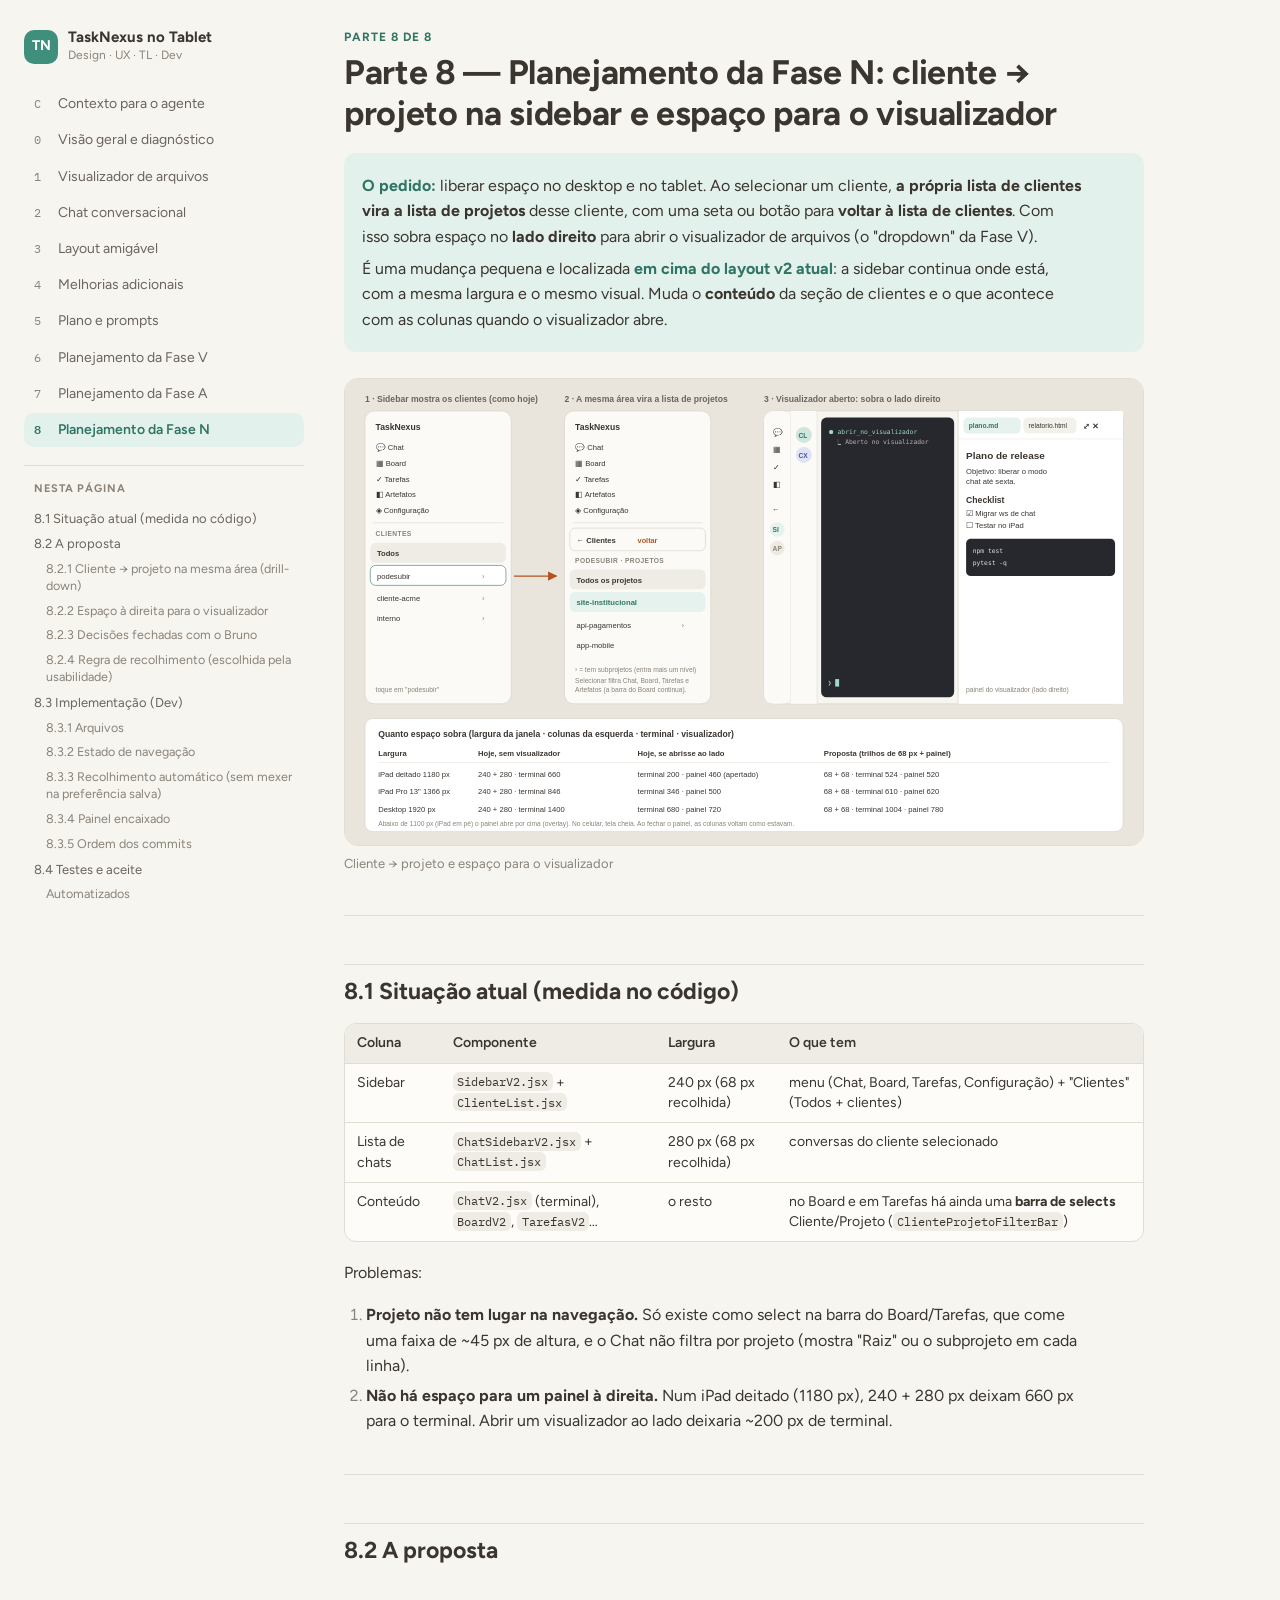
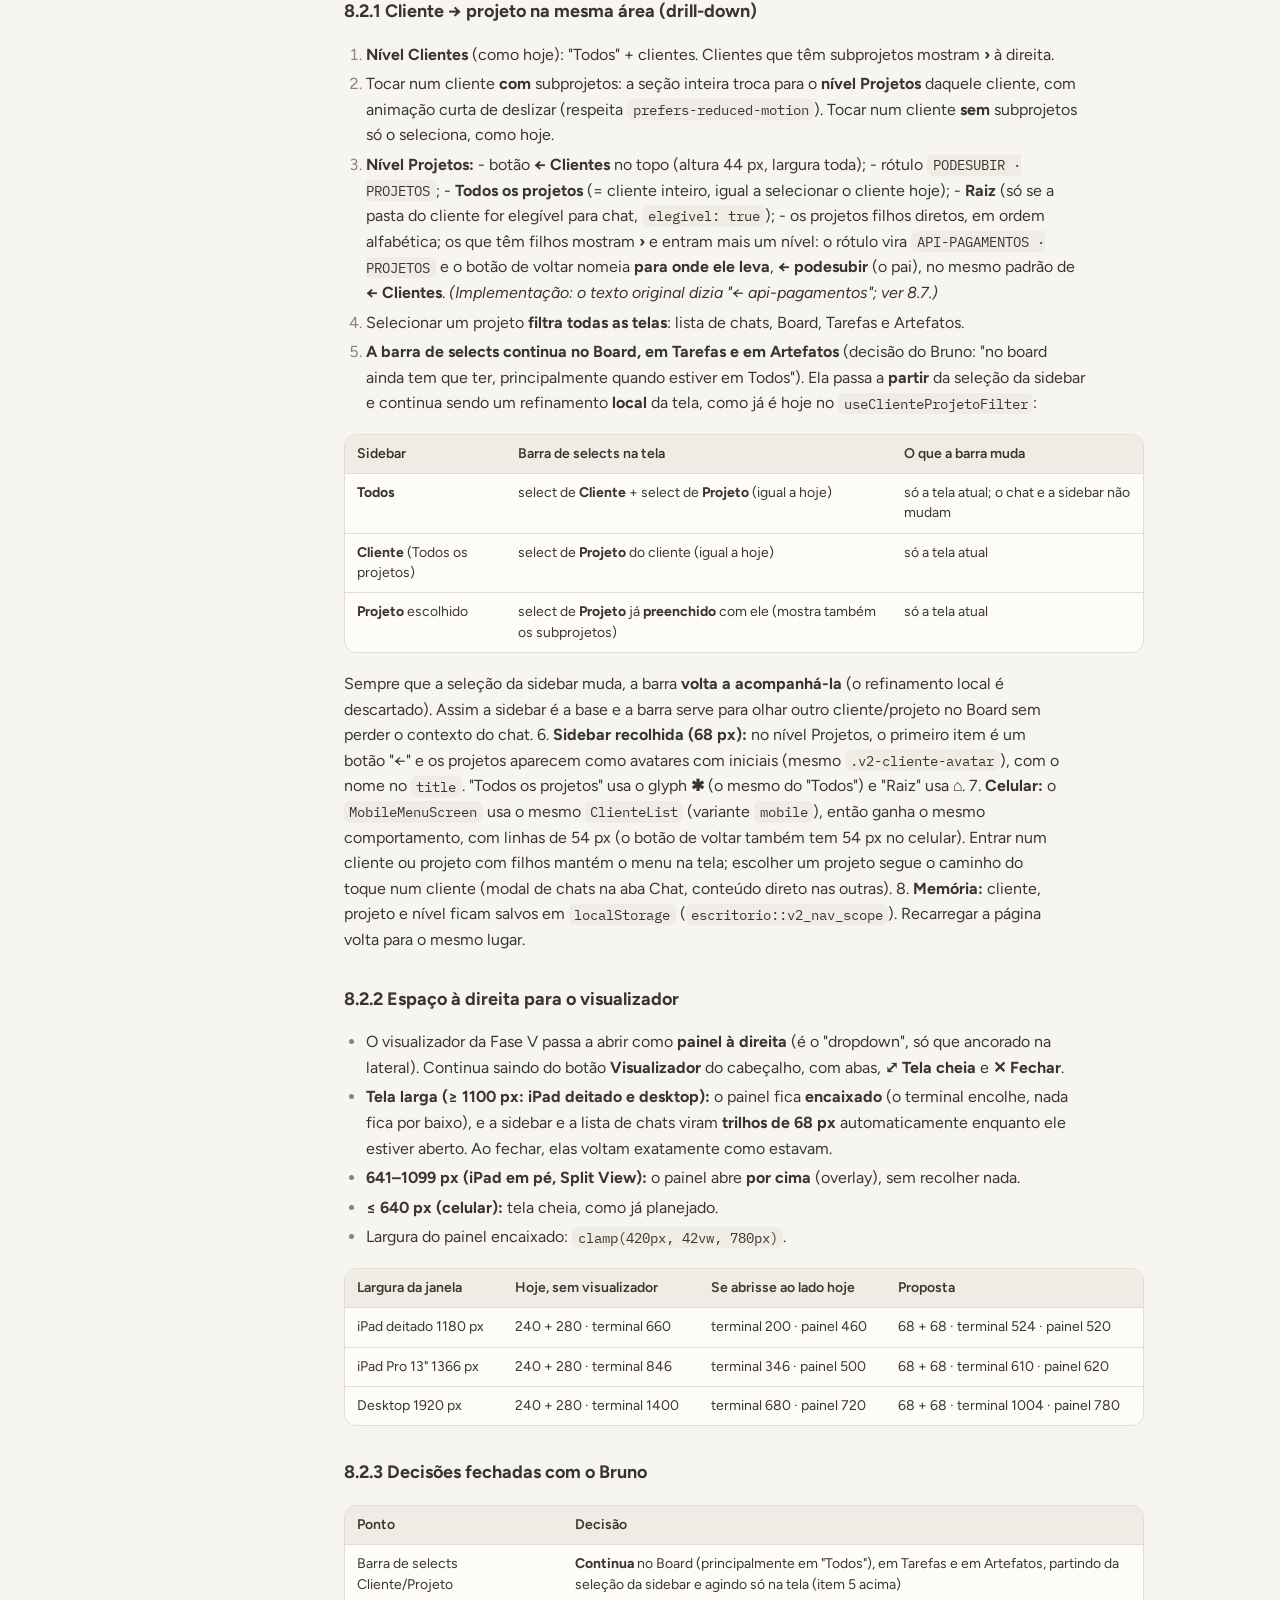
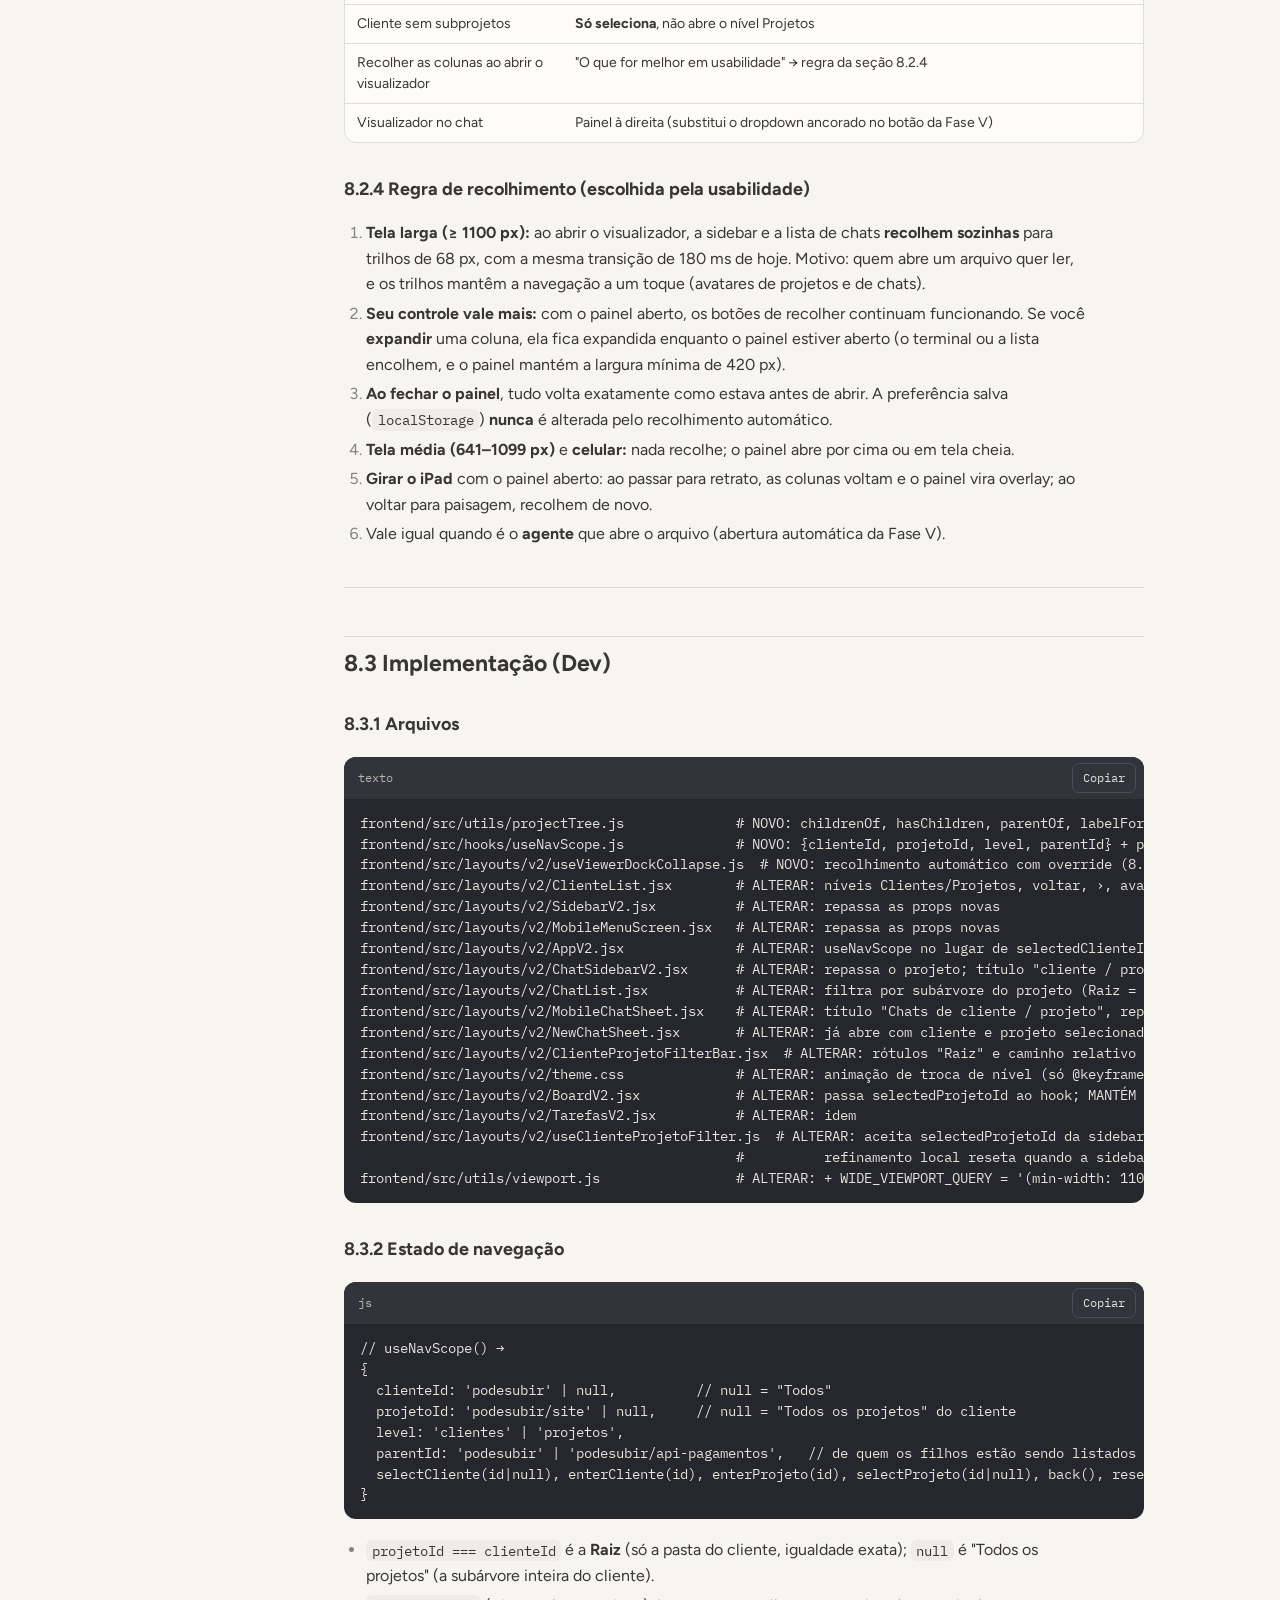
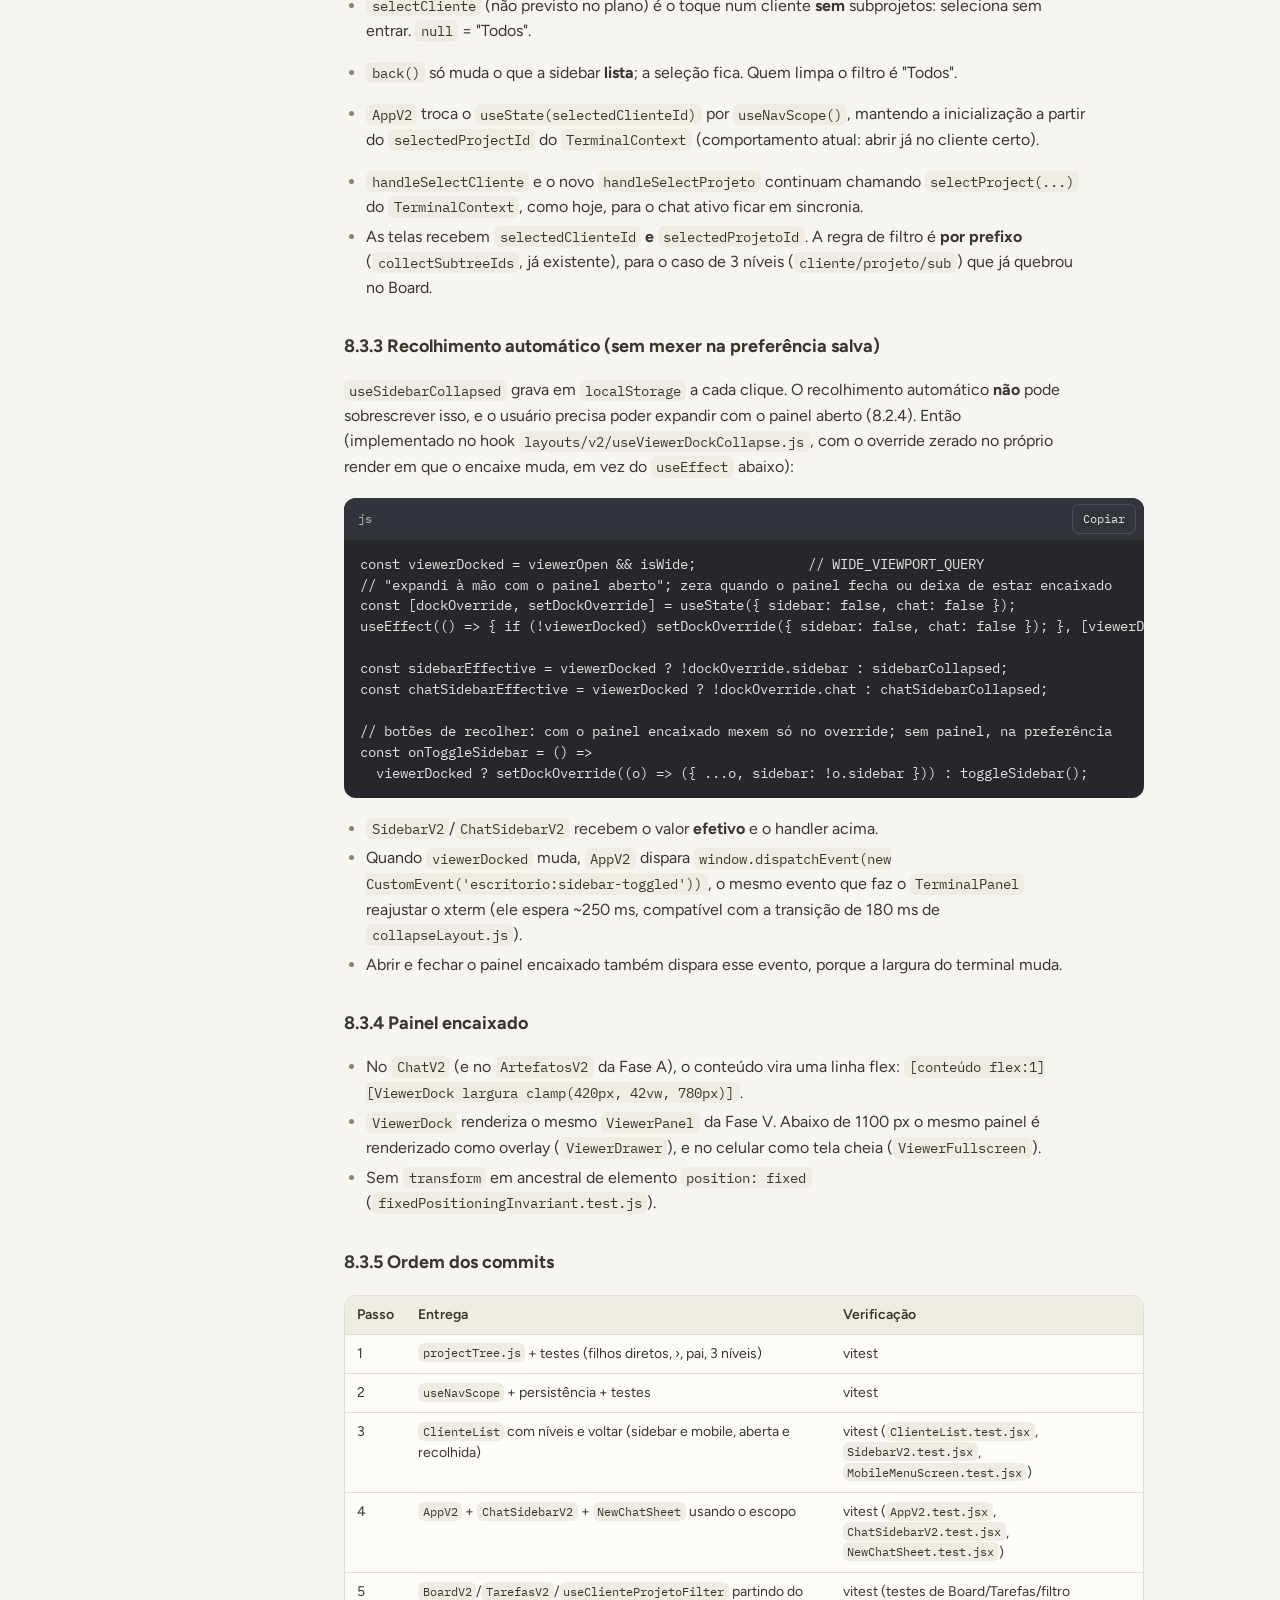
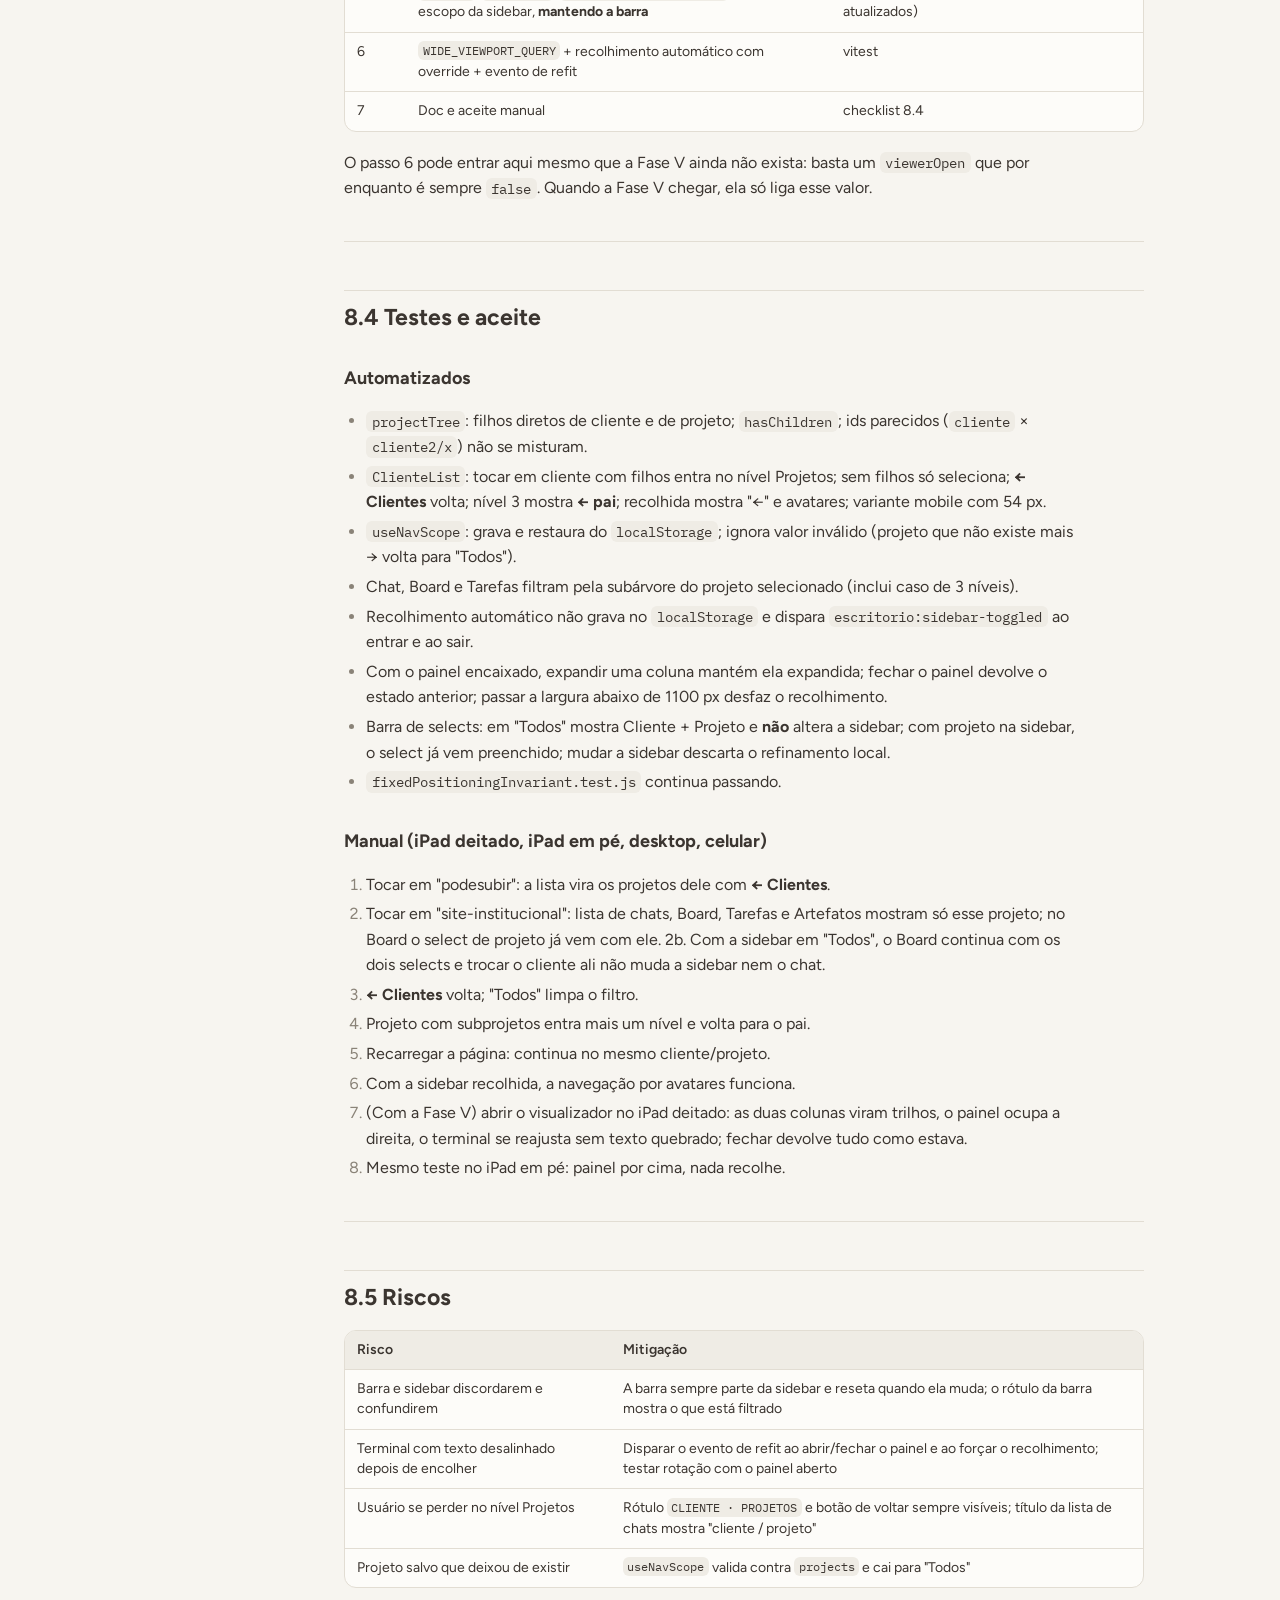
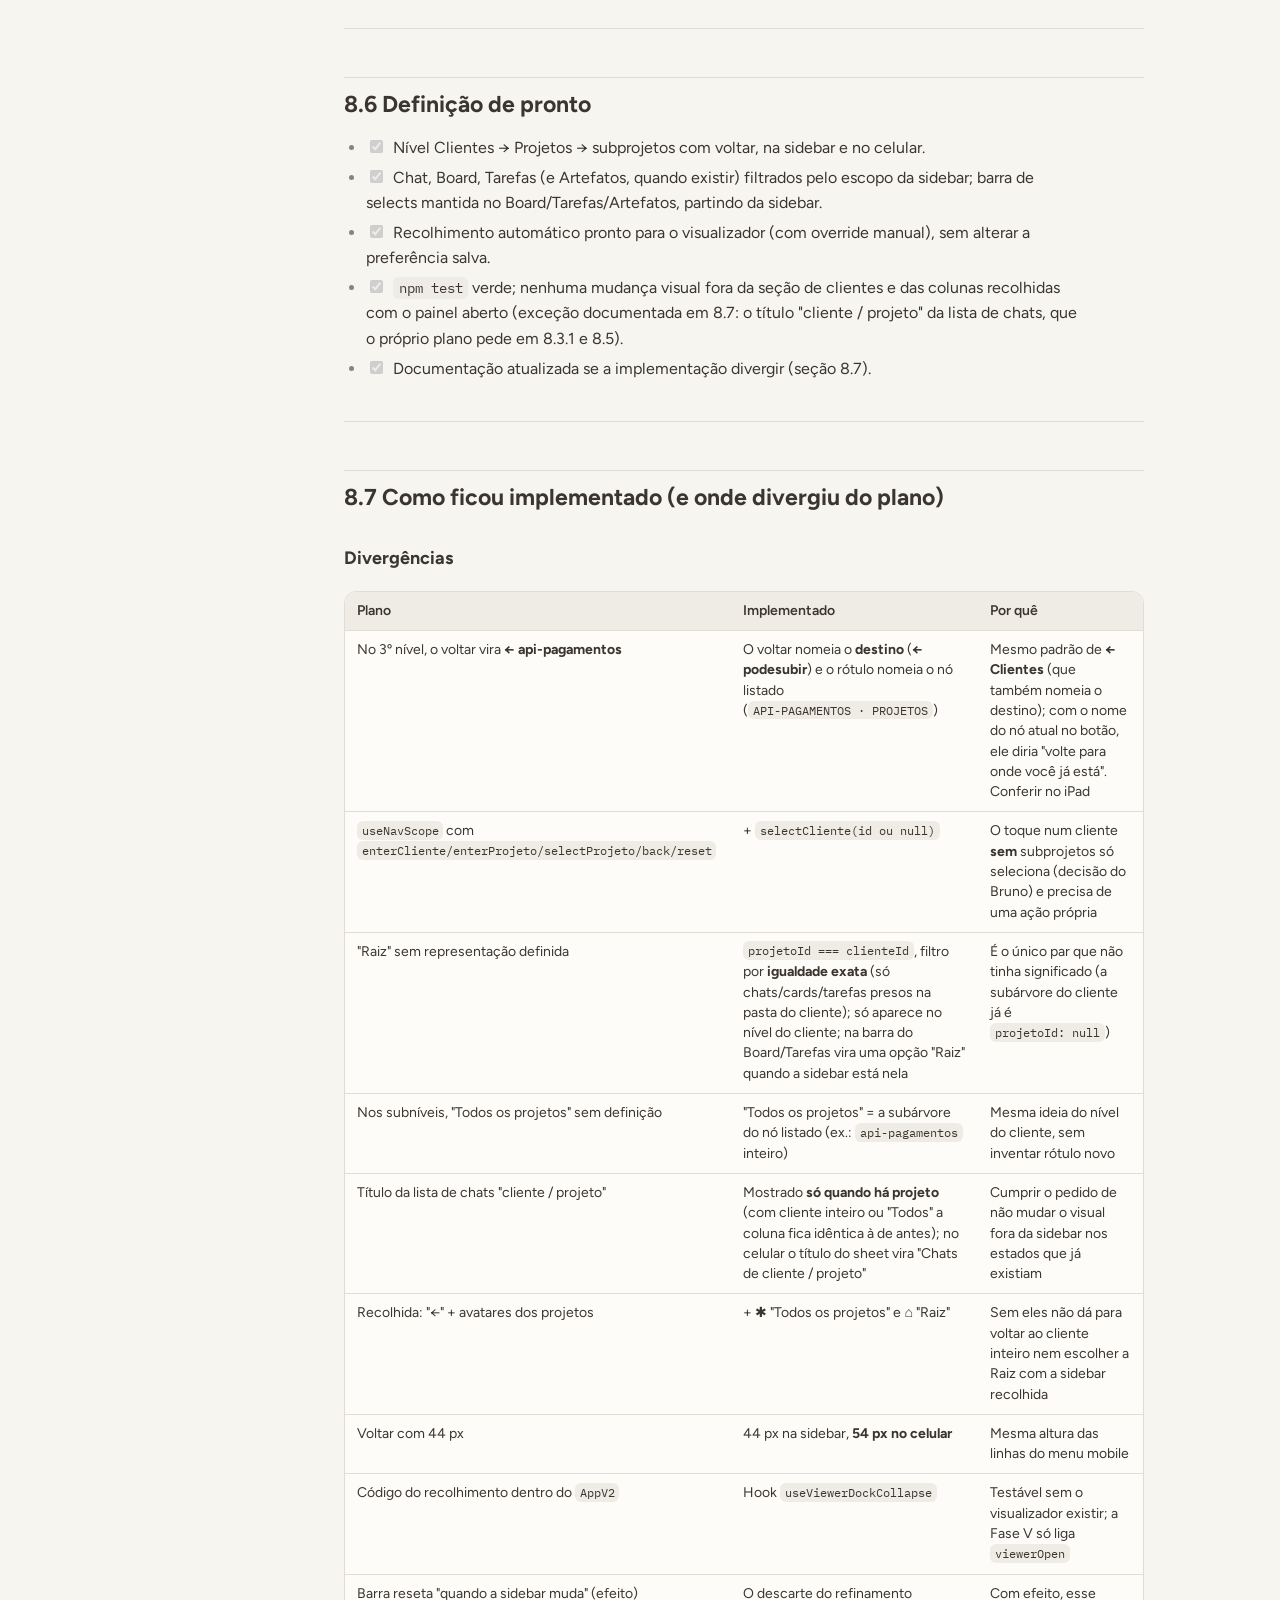
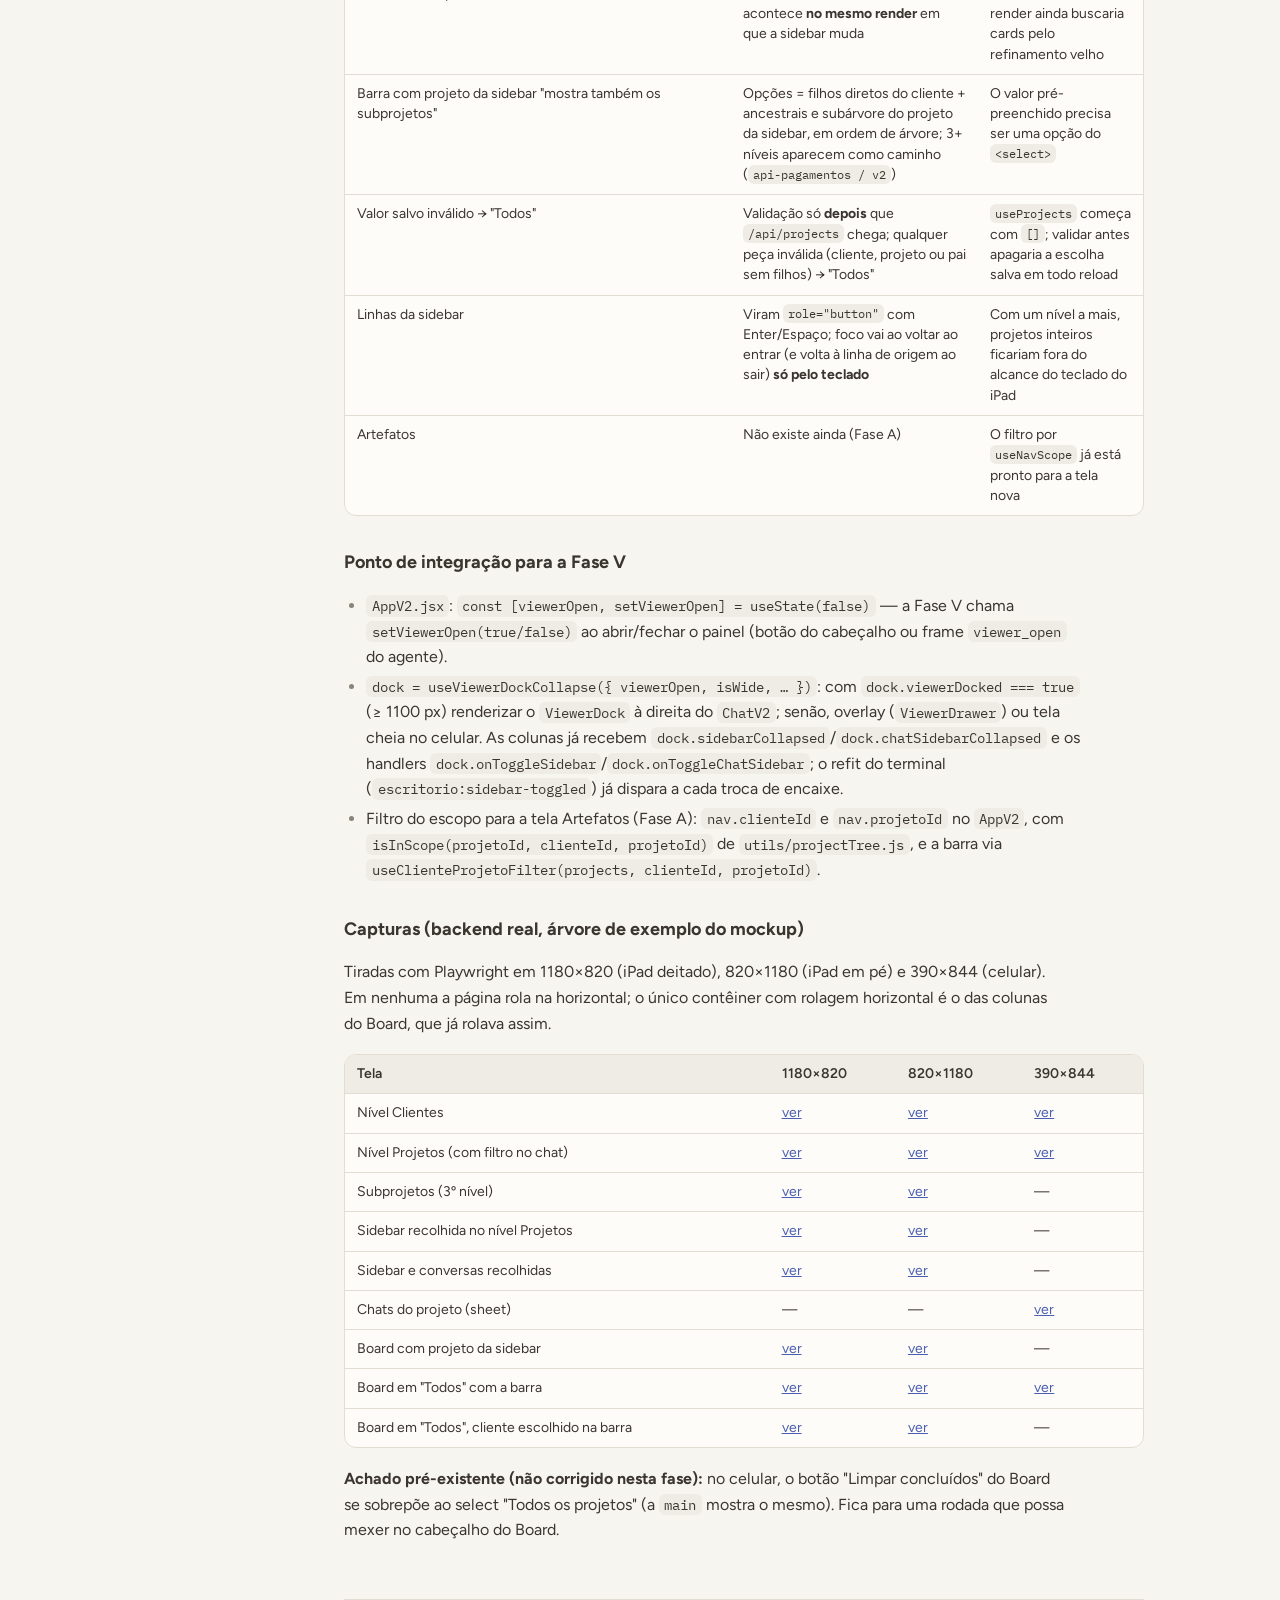
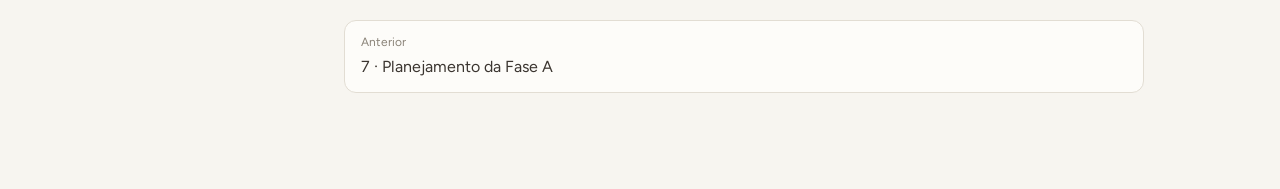
<file: docs/melhorias-tablet/08-planejamento-navegacao-cliente-projeto.html>
<!doctype html>
<html lang="pt-BR">
<head>
<meta charset="utf-8">
<meta name="viewport" content="width=device-width, initial-scale=1, viewport-fit=cover">
<title>TaskNexus no Tablet · Planejamento da Fase N</title>
<link rel="preconnect" href="https://fonts.googleapis.com">
<link rel="preconnect" href="https://fonts.gstatic.com" crossorigin>
<link rel="stylesheet" href="https://fonts.googleapis.com/css2?family=Figtree:wght@400;500;600;700&family=IBM+Plex+Mono:wght@400;500&display=swap">
<style>
:root{
  --bg:#f7f5f0; --surface:#fdfcf9; --surface-2:#efece5; --border:#e2ddd3;
  --text:#3b3530; --dim:#6b645c; --faint:#8a8378;
  --accent:#3f8f7c; --accent-strong:#2f7564; --accent-soft:#e3f1ec;
  --accent-2:#4b5fb0; --warn-soft:#fbf3e1; --warn:#c9962d;
  --code-bg:#25272d; --code-fg:#e6e3dd; --code-head:#31343b;
  --shadow:0 1px 2px rgba(60,50,40,.06),0 6px 20px rgba(60,50,40,.06);
}
@media (prefers-color-scheme: dark){
  :root:not([data-theme="light"]){
    color-scheme:dark;
    --bg:#1f2227; --surface:#262a31; --surface-2:#2f343c; --border:#3b414b;
    --text:#e7e8ec; --dim:#b2b6bf; --faint:#8f94a0;
    --accent:#7cc6b1; --accent-strong:#9ad8c6; --accent-soft:#233a35;
    --accent-2:#a3b1ea; --warn-soft:#3a3222; --warn:#e0b85a;
    --code-bg:#17191d; --code-fg:#e6e3dd; --code-head:#22252b;
    --shadow:none;
  }
}
:root[data-theme="dark"]{
  color-scheme:dark;
  --bg:#1f2227; --surface:#262a31; --surface-2:#2f343c; --border:#3b414b;
  --text:#e7e8ec; --dim:#b2b6bf; --faint:#8f94a0;
  --accent:#7cc6b1; --accent-strong:#9ad8c6; --accent-soft:#233a35;
  --accent-2:#a3b1ea; --warn-soft:#3a3222; --warn:#e0b85a;
  --code-bg:#17191d; --code-fg:#e6e3dd; --code-head:#22252b;
  --shadow:none;
}
*{box-sizing:border-box}
html{scroll-behavior:smooth;-webkit-text-size-adjust:100%}
@media (prefers-reduced-motion: reduce){html{scroll-behavior:auto}}
body{margin:0;background:var(--bg);color:var(--text);
  font-family:Figtree,-apple-system,"Segoe UI",Roboto,sans-serif;font-size:16px;line-height:1.6}
a{color:var(--accent-2)}
a:focus-visible,button:focus-visible{outline:2px solid var(--accent);outline-offset:2px;border-radius:4px}
code,pre,kbd{font-family:"IBM Plex Mono",ui-monospace,Menlo,Consolas,monospace}

.shell{display:grid;grid-template-columns:280px minmax(0,1fr);max-width:1320px;margin:0 auto;
  padding-inline:24px;gap:40px}
.side{position:sticky;top:env(safe-area-inset-top,0px);align-self:start;max-height:100vh;overflow:auto;
  padding-block:28px 40px}
.brand{display:flex;align-items:center;gap:10px;text-decoration:none;color:var(--text);margin-bottom:22px}
.brand-mark{width:34px;height:34px;border-radius:10px;background:var(--accent);display:grid;place-items:center;
  color:#fff;font-weight:700;font-size:14px}
.brand b{display:block;font-size:15px;line-height:1.2}
.brand-text>span{display:block;font-size:12px;color:var(--faint)}
.parts{list-style:none;margin:0;padding:0;display:flex;flex-direction:column;gap:2px}
.parts a{display:flex;gap:10px;align-items:baseline;padding:8px 10px;border-radius:10px;text-decoration:none;
  color:var(--dim);font-size:14px;line-height:1.3}
.parts a .n{font-family:"IBM Plex Mono",monospace;font-size:12px;color:var(--faint);min-width:14px}
.parts a:hover{background:var(--surface-2);color:var(--text)}
.parts a.on{background:var(--accent-soft);color:var(--accent-strong);font-weight:600}
.parts a.on .n{color:var(--accent-strong)}
.toc{margin-top:18px;padding-top:14px;border-top:1px solid var(--border)}
.toc-title{font-size:11px;font-weight:700;letter-spacing:.08em;text-transform:uppercase;color:var(--faint);
  margin:0 0 8px 10px}
.toc ul{list-style:none;margin:0;padding:0}
.toc a{display:block;padding:4px 10px;font-size:13px;color:var(--dim);text-decoration:none;line-height:1.35;
  border-radius:8px}
.toc a:hover{color:var(--text);background:var(--surface-2)}
.toc ul ul a{padding-left:22px;font-size:12.5px;color:var(--faint)}
.theme-btn{margin-top:18px;margin-left:10px;font:inherit;font-size:12.5px;color:var(--dim);background:none;
  border:1px solid var(--border);border-radius:8px;padding:6px 10px;cursor:pointer;min-height:36px}

main{padding-block:28px 96px;min-width:0;overflow-x:clip}
.doc{max-width:80ch}
.eyebrow{font-size:12px;font-weight:700;letter-spacing:.08em;text-transform:uppercase;color:var(--accent-strong);
  margin:0 0 6px}
.doc h1{font-size:clamp(26px,3.4vw,34px);line-height:1.2;margin:0 0 18px;text-wrap:balance;letter-spacing:-.01em}
.doc h2{font-size:23px;line-height:1.25;margin:48px 0 12px;padding-top:12px;border-top:1px solid var(--border);
  text-wrap:balance}
.doc h3{font-size:18px;margin:32px 0 8px;text-wrap:balance}
.doc h4{font-size:16px;margin:24px 0 6px}
.doc h1+p,.doc h1+blockquote{margin-top:0}
.doc p,.doc li{max-width:72ch}
.doc ul,.doc ol{padding-left:1.4em}
.doc li{margin:4px 0}
.doc li::marker{color:var(--faint)}
.doc hr{border:0;border-top:1px solid var(--border);margin:40px 0}
.doc blockquote{margin:20px 0;padding:14px 18px;background:var(--accent-soft);border-radius:12px;color:var(--text)}
.doc blockquote p{margin:6px 0}
.doc blockquote strong:first-child{color:var(--accent-strong)}
.doc :not(pre)>code{font-size:.88em;background:var(--surface-2);padding:.12em .38em;border-radius:6px;
  overflow-wrap:anywhere}
.table-wrap{overflow-x:auto;margin:18px 0;border:1px solid var(--border);border-radius:12px;background:var(--surface)}
.doc table{border-collapse:collapse;width:100%;font-size:14px;line-height:1.45}
.doc th,.doc td{padding:9px 12px;text-align:left;vertical-align:top;border-bottom:1px solid var(--border)}
.doc th{background:var(--surface-2);font-weight:600;white-space:nowrap}
.doc tr:last-child td{border-bottom:0}
.doc td code{white-space:nowrap}
.code{position:relative;margin:18px 0;border-radius:12px;background:var(--code-bg);overflow:hidden}
.code-head{display:flex;justify-content:space-between;align-items:center;padding:6px 8px 6px 14px;
  background:var(--code-head);font-size:12px;color:#b9b4ab;font-family:"IBM Plex Mono",monospace}
.copy{font:inherit;font-size:12px;color:#e6e3dd;background:transparent;border:1px solid #4a4e57;border-radius:7px;
  padding:4px 10px;cursor:pointer;min-height:30px}
.copy:hover{background:#3a3e46}
.code pre{margin:0;padding:14px 16px;overflow-x:auto;color:var(--code-fg);font-size:13.5px;line-height:1.55;
  -webkit-overflow-scrolling:touch}
.doc figure{margin:26px 0}
.doc figure img{display:block;width:100%;height:auto;border-radius:14px;border:1px solid var(--border)}
.doc figcaption{font-size:13px;color:var(--faint);margin-top:8px}
.doc input[type=checkbox]{margin-right:6px}
.pager{display:flex;justify-content:space-between;gap:16px;margin-top:56px;padding-top:20px;
  border-top:1px solid var(--border);flex-wrap:wrap}
.pager a{display:flex;flex-direction:column;gap:2px;padding:12px 16px;border:1px solid var(--border);
  border-radius:12px;text-decoration:none;color:var(--text);background:var(--surface);min-width:0;flex:1 1 220px}
.pager a small{color:var(--faint);font-size:12px}
.pager a.next{text-align:right}
.part-sep{margin-top:80px}
.topbar{display:none}

/* Pygments (tema escuro nos dois temas, casa com o bloco de código do chat) */
.hl .k,.hl .kn,.hl .kd,.hl .kr,.hl .kc,.hl .ow{color:#9fd9c5}
.hl .s,.hl .s1,.hl .s2,.hl .sb,.hl .sd,.hl .se,.hl .si,.hl .sh{color:#e7c07b}
.hl .c,.hl .c1,.hl .cm,.hl .ch,.hl .cs{color:#8a8f98;font-style:italic}
.hl .nf,.hl .fm{color:#a9c1ff}
.hl .nc,.hl .nn{color:#f0b5d0}
.hl .m,.hl .mi,.hl .mf{color:#f5a97f}
.hl .nt{color:#9fd9c5}
.hl .na,.hl .nb,.hl .bp{color:#c4b5fd}
.hl .p,.hl .o{color:#cfcac2}
.hl .err{color:inherit;background:none}

@media (max-width:1000px){
  .shell{grid-template-columns:minmax(0,1fr);padding-inline:16px;gap:0}
  .side{display:none}
  .topbar{display:flex;gap:6px;overflow-x:auto;position:sticky;top:env(safe-area-inset-top,0px);z-index:5;
    background:var(--bg);padding:10px 16px;border-bottom:1px solid var(--border);-webkit-overflow-scrolling:touch}
  .topbar a{flex:0 0 auto;padding:7px 12px;border-radius:999px;border:1px solid var(--border);font-size:13px;
    text-decoration:none;color:var(--dim);background:var(--surface);min-height:36px;display:flex;align-items:center}
  .topbar a.on{background:var(--accent-soft);color:var(--accent-strong);border-color:transparent;font-weight:600}
  main{padding-block:20px 72px}
  .doc h2{font-size:21px}
}
</style>
</head>
<body>
<nav class="topbar" aria-label="Partes"><a href="CONTEXTO-PARA-AGENTE.html">C · Contexto para o agente</a><a href="00-visao-geral-e-diagnostico.html">0 · Visão geral e diagnóstico</a><a href="01-visualizador-de-arquivos.html">1 · Visualizador de arquivos</a><a href="02-chat-conversacional.html">2 · Chat conversacional</a><a href="03-layout-amigavel.html">3 · Layout amigável</a><a href="04-melhorias-adicionais.html">4 · Melhorias adicionais</a><a href="05-plano-de-execucao-e-prompts.html">5 · Plano e prompts</a><a href="06-planejamento-fase-v.html">6 · Planejamento da Fase V</a><a href="07-planejamento-artefatos.html">7 · Planejamento da Fase A</a><a class="on" href="08-planejamento-navegacao-cliente-projeto.html">8 · Planejamento da Fase N</a></nav>
<div class="shell">
  <aside class="side" aria-label="Navegação">
    <a class="brand" href="#top"><span class="brand-mark">TN</span><span class="brand-text"><b>TaskNexus no Tablet</b><span>Design · UX · TL · Dev</span></span></a>
    <ul class="parts"><li><a href="CONTEXTO-PARA-AGENTE.html"><span class="n">C</span><span>Contexto para o agente</span></a></li><li><a href="00-visao-geral-e-diagnostico.html"><span class="n">0</span><span>Visão geral e diagnóstico</span></a></li><li><a href="01-visualizador-de-arquivos.html"><span class="n">1</span><span>Visualizador de arquivos</span></a></li><li><a href="02-chat-conversacional.html"><span class="n">2</span><span>Chat conversacional</span></a></li><li><a href="03-layout-amigavel.html"><span class="n">3</span><span>Layout amigável</span></a></li><li><a href="04-melhorias-adicionais.html"><span class="n">4</span><span>Melhorias adicionais</span></a></li><li><a href="05-plano-de-execucao-e-prompts.html"><span class="n">5</span><span>Plano e prompts</span></a></li><li><a href="06-planejamento-fase-v.html"><span class="n">6</span><span>Planejamento da Fase V</span></a></li><li><a href="07-planejamento-artefatos.html"><span class="n">7</span><span>Planejamento da Fase A</span></a></li><li><a class="on" href="08-planejamento-navegacao-cliente-projeto.html"><span class="n">8</span><span>Planejamento da Fase N</span></a></li></ul>
    <div class="toc"><p class="toc-title">Nesta página</p><ul><li><a href="#81-situação-atual-medida-no-código">8.1 Situação atual (medida no código)</a></li><li><a href="#82-a-proposta">8.2 A proposta</a><ul><li><a href="#821-cliente-projeto-na-mesma-área-drill-down">8.2.1 Cliente → projeto na mesma área (drill-down)</a></li><li><a href="#822-espaço-à-direita-para-o-visualizador">8.2.2 Espaço à direita para o visualizador</a></li><li><a href="#823-decisões-fechadas-com-o-bruno">8.2.3 Decisões fechadas com o Bruno</a></li><li><a href="#824-regra-de-recolhimento-escolhida-pela-usabilidade">8.2.4 Regra de recolhimento (escolhida pela usabilidade)</a></li></ul></li><li><a href="#83-implementação-dev">8.3 Implementação (Dev)</a><ul><li><a href="#831-arquivos">8.3.1 Arquivos</a></li><li><a href="#832-estado-de-navegação">8.3.2 Estado de navegação</a></li><li><a href="#833-recolhimento-automático-sem-mexer-na-preferência-salva">8.3.3 Recolhimento automático (sem mexer na preferência salva)</a></li><li><a href="#834-painel-encaixado">8.3.4 Painel encaixado</a></li><li><a href="#835-ordem-dos-commits">8.3.5 Ordem dos commits</a></li></ul></li><li><a href="#84-testes-e-aceite">8.4 Testes e aceite</a><ul><li><a href="#automatizados">Automatizados</a></li><li><a href="#manual-ipad-deitado-ipad-em-pé-desktop-celular">Manual (iPad deitado, iPad em pé, desktop, celular)</a></li></ul></li><li><a href="#85-riscos">8.5 Riscos</a></li><li><a href="#86-definição-de-pronto">8.6 Definição de pronto</a></li><li><a href="#87-como-ficou-implementado-e-onde-divergiu-do-plano">8.7 Como ficou implementado (e onde divergiu do plano)</a><ul><li><a href="#divergências">Divergências</a></li><li><a href="#ponto-de-integração-para-a-fase-v">Ponto de integração para a Fase V</a></li><li><a href="#capturas-backend-real-árvore-de-exemplo-do-mockup">Capturas (backend real, árvore de exemplo do mockup)</a></li></ul></li></ul></div>
    <button class="theme-btn" type="button">Tema: sistema</button>
  </aside>
  <main id="top"><article class="doc"><p class="eyebrow">Parte 8 de 8</p><h1 id="parte-8-planejamento-da-fase-n-cliente-projeto-na-sidebar-e-espaço-para-o-visualizador">Parte 8 — Planejamento da Fase N: cliente → projeto na sidebar e espaço para o visualizador</h1>
<blockquote>
<p><strong>O pedido:</strong> liberar espaço no desktop e no tablet. Ao selecionar um
cliente, <strong>a própria lista de clientes vira a lista de projetos</strong> desse
cliente, com uma seta ou botão para <strong>voltar à lista de clientes</strong>. Com isso
sobra espaço no <strong>lado direito</strong> para abrir o visualizador de arquivos
(o "dropdown" da Fase V).</p>
<p>É uma mudança pequena e localizada <strong>em cima do layout v2 atual</strong>: a
sidebar continua onde está, com a mesma largura e o mesmo visual. Muda o
<strong>conteúdo</strong> da seção de clientes e o que acontece com as colunas quando o
visualizador abre.</p>
</blockquote>
<figure><img src="img/13-mockup-sidebar-cliente-projeto.svg" alt="Cliente → projeto e espaço para o visualizador" loading="lazy"><figcaption>Cliente → projeto e espaço para o visualizador</figcaption></figure>
<hr />
<h2 id="81-situação-atual-medida-no-código">8.1 Situação atual (medida no código)</h2>
<div class="table-wrap"><table>
<thead>
<tr>
<th>Coluna</th>
<th>Componente</th>
<th>Largura</th>
<th>O que tem</th>
</tr>
</thead>
<tbody>
<tr>
<td>Sidebar</td>
<td><code>SidebarV2.jsx</code> + <code>ClienteList.jsx</code></td>
<td>240 px (68 px recolhida)</td>
<td>menu (Chat, Board, Tarefas, Configuração) + "Clientes" (Todos + clientes)</td>
</tr>
<tr>
<td>Lista de chats</td>
<td><code>ChatSidebarV2.jsx</code> + <code>ChatList.jsx</code></td>
<td>280 px (68 px recolhida)</td>
<td>conversas do cliente selecionado</td>
</tr>
<tr>
<td>Conteúdo</td>
<td><code>ChatV2.jsx</code> (terminal), <code>BoardV2</code>, <code>TarefasV2</code>…</td>
<td>o resto</td>
<td>no Board e em Tarefas há ainda uma <strong>barra de selects</strong> Cliente/Projeto (<code>ClienteProjetoFilterBar</code>)</td>
</tr>
</tbody>
</table></div>
<p>Problemas:</p>
<ol>
<li><strong>Projeto não tem lugar na navegação.</strong> Só existe como select na barra
   do Board/Tarefas, que come uma faixa de ~45 px de altura, e o Chat não
   filtra por projeto (mostra "Raiz" ou o subprojeto em cada linha).</li>
<li><strong>Não há espaço para um painel à direita.</strong> Num iPad deitado (1180 px),
   240 + 280 px deixam 660 px para o terminal. Abrir um visualizador ao lado
   deixaria ~200 px de terminal.</li>
</ol>
<hr />
<h2 id="82-a-proposta">8.2 A proposta</h2>
<h3 id="821-cliente-projeto-na-mesma-área-drill-down">8.2.1 Cliente → projeto na mesma área (drill-down)</h3>
<ol>
<li><strong>Nível Clientes</strong> (como hoje): "Todos" + clientes. Clientes que têm
   subprojetos mostram <strong>›</strong> à direita.</li>
<li>Tocar num cliente <strong>com</strong> subprojetos: a seção inteira troca para o
   <strong>nível Projetos</strong> daquele cliente, com animação curta de deslizar
   (respeita <code>prefers-reduced-motion</code>). Tocar num cliente <strong>sem</strong> subprojetos
   só o seleciona, como hoje.</li>
<li><strong>Nível Projetos:</strong>
   - botão <strong>← Clientes</strong> no topo (altura 44 px, largura toda);
   - rótulo <code>PODESUBIR · PROJETOS</code>;
   - <strong>Todos os projetos</strong> (= cliente inteiro, igual a selecionar o cliente hoje);
   - <strong>Raiz</strong> (só se a pasta do cliente for elegível para chat, <code>elegivel: true</code>);
   - os projetos filhos diretos, em ordem alfabética; os que têm filhos
     mostram <strong>›</strong> e entram mais um nível: o rótulo vira
     <code>API-PAGAMENTOS · PROJETOS</code> e o botão de voltar nomeia <strong>para onde ele
     leva</strong>, <strong>← podesubir</strong> (o pai), no mesmo padrão de <strong>← Clientes</strong>.
     <em>(Implementação: o texto original dizia "← api-pagamentos"; ver 8.7.)</em></li>
<li>Selecionar um projeto <strong>filtra todas as telas</strong>: lista de chats, Board,
   Tarefas e Artefatos.</li>
<li><strong>A barra de selects continua no Board, em Tarefas e em Artefatos</strong>
   (decisão do Bruno: "no board ainda tem que ter, principalmente quando
   estiver em Todos"). Ela passa a <strong>partir</strong> da seleção da sidebar e continua
   sendo um refinamento <strong>local</strong> da tela, como já é hoje no
   <code>useClienteProjetoFilter</code>:</li>
</ol>
<div class="table-wrap"><table>
<thead>
<tr>
<th>Sidebar</th>
<th>Barra de selects na tela</th>
<th>O que a barra muda</th>
</tr>
</thead>
<tbody>
<tr>
<td><strong>Todos</strong></td>
<td>select de <strong>Cliente</strong> + select de <strong>Projeto</strong> (igual a hoje)</td>
<td>só a tela atual; o chat e a sidebar não mudam</td>
</tr>
<tr>
<td><strong>Cliente</strong> (Todos os projetos)</td>
<td>select de <strong>Projeto</strong> do cliente (igual a hoje)</td>
<td>só a tela atual</td>
</tr>
<tr>
<td><strong>Projeto</strong> escolhido</td>
<td>select de <strong>Projeto</strong> já <strong>preenchido</strong> com ele (mostra também os subprojetos)</td>
<td>só a tela atual</td>
</tr>
</tbody>
</table></div>
<p>Sempre que a seleção da sidebar muda, a barra <strong>volta a acompanhá-la</strong>
   (o refinamento local é descartado). Assim a sidebar é a base e a barra
   serve para olhar outro cliente/projeto no Board sem perder o contexto do chat.
6. <strong>Sidebar recolhida (68 px):</strong> no nível Projetos, o primeiro item é um
   botão "←" e os projetos aparecem como avatares com iniciais (mesmo
   <code>.v2-cliente-avatar</code>), com o nome no <code>title</code>. "Todos os projetos" usa o
   glyph <strong>✱</strong> (o mesmo do "Todos") e "Raiz" usa <strong>⌂</strong>.
7. <strong>Celular:</strong> o <code>MobileMenuScreen</code> usa o mesmo <code>ClienteList</code> (variante
   <code>mobile</code>), então ganha o mesmo comportamento, com linhas de 54 px (o botão
   de voltar também tem 54 px no celular). Entrar num cliente ou projeto com
   filhos mantém o menu na tela; escolher um projeto segue o caminho do toque
   num cliente (modal de chats na aba Chat, conteúdo direto nas outras).
8. <strong>Memória:</strong> cliente, projeto e nível ficam salvos em <code>localStorage</code>
   (<code>escritorio::v2_nav_scope</code>). Recarregar a página volta para o mesmo lugar.</p>
<h3 id="822-espaço-à-direita-para-o-visualizador">8.2.2 Espaço à direita para o visualizador</h3>
<ul>
<li>O visualizador da Fase V passa a abrir como <strong>painel à direita</strong> (é o
  "dropdown", só que ancorado na lateral). Continua saindo do botão
  <strong>Visualizador</strong> do cabeçalho, com abas, <strong>⤢ Tela cheia</strong> e <strong>✕ Fechar</strong>.</li>
<li><strong>Tela larga (≥ 1100 px: iPad deitado e desktop):</strong> o painel fica <strong>encaixado</strong>
  (o terminal encolhe, nada fica por baixo), e a sidebar e a lista de chats
  viram <strong>trilhos de 68 px</strong> automaticamente enquanto ele estiver aberto. Ao
  fechar, elas voltam exatamente como estavam.</li>
<li><strong>641–1099 px (iPad em pé, Split View):</strong> o painel abre <strong>por cima</strong>
  (overlay), sem recolher nada.</li>
<li><strong>≤ 640 px (celular):</strong> tela cheia, como já planejado.</li>
<li>Largura do painel encaixado: <code>clamp(420px, 42vw, 780px)</code>.</li>
</ul>
<div class="table-wrap"><table>
<thead>
<tr>
<th>Largura da janela</th>
<th>Hoje, sem visualizador</th>
<th>Se abrisse ao lado hoje</th>
<th>Proposta</th>
</tr>
</thead>
<tbody>
<tr>
<td>iPad deitado 1180 px</td>
<td>240 + 280 · terminal 660</td>
<td>terminal 200 · painel 460</td>
<td>68 + 68 · terminal 524 · painel 520</td>
</tr>
<tr>
<td>iPad Pro 13" 1366 px</td>
<td>240 + 280 · terminal 846</td>
<td>terminal 346 · painel 500</td>
<td>68 + 68 · terminal 610 · painel 620</td>
</tr>
<tr>
<td>Desktop 1920 px</td>
<td>240 + 280 · terminal 1400</td>
<td>terminal 680 · painel 720</td>
<td>68 + 68 · terminal 1004 · painel 780</td>
</tr>
</tbody>
</table></div>
<h3 id="823-decisões-fechadas-com-o-bruno">8.2.3 Decisões fechadas com o Bruno</h3>
<div class="table-wrap"><table>
<thead>
<tr>
<th>Ponto</th>
<th>Decisão</th>
</tr>
</thead>
<tbody>
<tr>
<td>Barra de selects Cliente/Projeto</td>
<td><strong>Continua</strong> no Board (principalmente em "Todos"), em Tarefas e em Artefatos, partindo da seleção da sidebar e agindo só na tela (item 5 acima)</td>
</tr>
<tr>
<td>Cliente sem subprojetos</td>
<td><strong>Só seleciona</strong>, não abre o nível Projetos</td>
</tr>
<tr>
<td>Recolher as colunas ao abrir o visualizador</td>
<td>"O que for melhor em usabilidade" → regra da seção 8.2.4</td>
</tr>
<tr>
<td>Visualizador no chat</td>
<td>Painel à direita (substitui o dropdown ancorado no botão da Fase V)</td>
</tr>
</tbody>
</table></div>
<h3 id="824-regra-de-recolhimento-escolhida-pela-usabilidade">8.2.4 Regra de recolhimento (escolhida pela usabilidade)</h3>
<ol>
<li><strong>Tela larga (≥ 1100 px):</strong> ao abrir o visualizador, a sidebar e a lista
   de chats <strong>recolhem sozinhas</strong> para trilhos de 68 px, com a mesma
   transição de 180 ms de hoje. Motivo: quem abre um arquivo quer ler, e os
   trilhos mantêm a navegação a um toque (avatares de projetos e de chats).</li>
<li><strong>Seu controle vale mais:</strong> com o painel aberto, os botões de recolher
   continuam funcionando. Se você <strong>expandir</strong> uma coluna, ela fica expandida
   enquanto o painel estiver aberto (o terminal ou a lista encolhem, e o
   painel mantém a largura mínima de 420 px).</li>
<li><strong>Ao fechar o painel</strong>, tudo volta exatamente como estava antes de abrir.
   A preferência salva (<code>localStorage</code>) <strong>nunca</strong> é alterada pelo recolhimento automático.</li>
<li><strong>Tela média (641–1099 px)</strong> e <strong>celular:</strong> nada recolhe; o painel abre por
   cima ou em tela cheia.</li>
<li><strong>Girar o iPad</strong> com o painel aberto: ao passar para retrato, as colunas
   voltam e o painel vira overlay; ao voltar para paisagem, recolhem de novo.</li>
<li>Vale igual quando é o <strong>agente</strong> que abre o arquivo (abertura automática da Fase V).</li>
</ol>
<hr />
<h2 id="83-implementação-dev">8.3 Implementação (Dev)</h2>
<h3 id="831-arquivos">8.3.1 Arquivos</h3>
<div class="code"><div class="code-head"><span>texto</span><button class="copy" type="button">Copiar</button></div><pre><span></span><code>frontend/src/utils/projectTree.js              # NOVO: childrenOf, hasChildren, parentOf, labelFor, isInScope, scopeLabel (puro)
frontend/src/hooks/useNavScope.js              # NOVO: {clienteId, projetoId, level, parentId} + persistência em localStorage
frontend/src/layouts/v2/useViewerDockCollapse.js  # NOVO: recolhimento automático com override (8.3.3), testável isolado
frontend/src/layouts/v2/ClienteList.jsx        # ALTERAR: níveis Clientes/Projetos, voltar, ›, avatares recolhidos
frontend/src/layouts/v2/SidebarV2.jsx          # ALTERAR: repassa as props novas
frontend/src/layouts/v2/MobileMenuScreen.jsx   # ALTERAR: repassa as props novas
frontend/src/layouts/v2/AppV2.jsx              # ALTERAR: useNavScope no lugar de selectedClienteId; recolhimento forçado
frontend/src/layouts/v2/ChatSidebarV2.jsx      # ALTERAR: repassa o projeto; título "cliente / projeto" (só com projeto)
frontend/src/layouts/v2/ChatList.jsx           # ALTERAR: filtra por subárvore do projeto (Raiz = só o cliente)
frontend/src/layouts/v2/MobileChatSheet.jsx    # ALTERAR: título "Chats de cliente / projeto", repassa o projeto
frontend/src/layouts/v2/NewChatSheet.jsx       # ALTERAR: já abre com cliente e projeto selecionados (initialProjetoId)
frontend/src/layouts/v2/ClienteProjetoFilterBar.jsx  # ALTERAR: rótulos "Raiz" e caminho relativo em 3+ níveis
frontend/src/layouts/v2/theme.css              # ALTERAR: animação de troca de nível (só @keyframes + animation)
frontend/src/layouts/v2/BoardV2.jsx            # ALTERAR: passa selectedProjetoId ao hook; MANTÉM a ClienteProjetoFilterBar
frontend/src/layouts/v2/TarefasV2.jsx          # ALTERAR: idem
frontend/src/layouts/v2/useClienteProjetoFilter.js  # ALTERAR: aceita selectedProjetoId da sidebar como ponto de partida;
                                               #          refinamento local reseta quando a sidebar muda
frontend/src/utils/viewport.js                 # ALTERAR: + WIDE_VIEWPORT_QUERY = '(min-width: 1100px)'
</code></pre></div>
<h3 id="832-estado-de-navegação">8.3.2 Estado de navegação</h3>
<div class="code"><div class="code-head"><span>js</span><button class="copy" type="button">Copiar</button></div><pre><span></span><code><span class="c1">// useNavScope() → </span>
<span class="p">{</span>
<span class="w">  </span><span class="nx">clienteId</span><span class="o">:</span><span class="w"> </span><span class="s1">'podesubir'</span><span class="w"> </span><span class="o">|</span><span class="w"> </span><span class="kc">null</span><span class="p">,</span><span class="w">          </span><span class="c1">// null = "Todos"</span>
<span class="w">  </span><span class="nx">projetoId</span><span class="o">:</span><span class="w"> </span><span class="s1">'podesubir/site'</span><span class="w"> </span><span class="o">|</span><span class="w"> </span><span class="kc">null</span><span class="p">,</span><span class="w">     </span><span class="c1">// null = "Todos os projetos" do cliente</span>
<span class="w">  </span><span class="nx">level</span><span class="o">:</span><span class="w"> </span><span class="s1">'clientes'</span><span class="w"> </span><span class="o">|</span><span class="w"> </span><span class="s1">'projetos'</span><span class="p">,</span>
<span class="w">  </span><span class="nx">parentId</span><span class="o">:</span><span class="w"> </span><span class="s1">'podesubir'</span><span class="w"> </span><span class="o">|</span><span class="w"> </span><span class="s1">'podesubir/api-pagamentos'</span><span class="p">,</span><span class="w">   </span><span class="c1">// de quem os filhos estão sendo listados</span>
<span class="w">  </span><span class="nx">selectCliente</span><span class="p">(</span><span class="nx">id</span><span class="o">|</span><span class="kc">null</span><span class="p">),</span><span class="w"> </span><span class="nx">enterCliente</span><span class="p">(</span><span class="nx">id</span><span class="p">),</span><span class="w"> </span><span class="nx">enterProjeto</span><span class="p">(</span><span class="nx">id</span><span class="p">),</span><span class="w"> </span><span class="nx">selectProjeto</span><span class="p">(</span><span class="nx">id</span><span class="o">|</span><span class="kc">null</span><span class="p">),</span><span class="w"> </span><span class="nx">back</span><span class="p">(),</span><span class="w"> </span><span class="nx">reset</span><span class="p">()</span>
<span class="p">}</span>
</code></pre></div>
<ul>
<li><code>projetoId === clienteId</code> é a <strong>Raiz</strong> (só a pasta do cliente, igualdade
  exata); <code>null</code> é "Todos os projetos" (a subárvore inteira do cliente).</li>
<li><code>selectCliente</code> (não previsto no plano) é o toque num cliente <strong>sem</strong>
  subprojetos: seleciona sem entrar. <code>null</code> = "Todos".</li>
<li>
<p><code>back()</code> só muda o que a sidebar <strong>lista</strong>; a seleção fica. Quem limpa o
  filtro é "Todos".</p>
</li>
<li>
<p><code>AppV2</code> troca o <code>useState(selectedClienteId)</code> por <code>useNavScope()</code>, mantendo
  a inicialização a partir do <code>selectedProjectId</code> do <code>TerminalContext</code>
  (comportamento atual: abrir já no cliente certo).</p>
</li>
<li><code>handleSelectCliente</code> e o novo <code>handleSelectProjeto</code> continuam chamando
  <code>selectProject(...)</code> do <code>TerminalContext</code>, como hoje, para o chat ativo
  ficar em sincronia.</li>
<li>As telas recebem <code>selectedClienteId</code> <strong>e</strong> <code>selectedProjetoId</code>. A regra de
  filtro é <strong>por prefixo</strong> (<code>collectSubtreeIds</code>, já existente), para o caso de
  3 níveis (<code>cliente/projeto/sub</code>) que já quebrou no Board.</li>
</ul>
<h3 id="833-recolhimento-automático-sem-mexer-na-preferência-salva">8.3.3 Recolhimento automático (sem mexer na preferência salva)</h3>
<p><code>useSidebarCollapsed</code> grava em <code>localStorage</code> a cada clique. O recolhimento
automático <strong>não</strong> pode sobrescrever isso, e o usuário precisa poder
expandir com o painel aberto (8.2.4). Então (implementado no hook
<code>layouts/v2/useViewerDockCollapse.js</code>, com o override zerado no próprio render
em que o encaixe muda, em vez do <code>useEffect</code> abaixo):</p>
<div class="code"><div class="code-head"><span>js</span><button class="copy" type="button">Copiar</button></div><pre><span></span><code><span class="kd">const</span><span class="w"> </span><span class="nx">viewerDocked</span><span class="w"> </span><span class="o">=</span><span class="w"> </span><span class="nx">viewerOpen</span><span class="w"> </span><span class="o">&amp;&amp;</span><span class="w"> </span><span class="nx">isWide</span><span class="p">;</span><span class="w">              </span><span class="c1">// WIDE_VIEWPORT_QUERY</span>
<span class="c1">// "expandi à mão com o painel aberto"; zera quando o painel fecha ou deixa de estar encaixado</span>
<span class="kd">const</span><span class="w"> </span><span class="p">[</span><span class="nx">dockOverride</span><span class="p">,</span><span class="w"> </span><span class="nx">setDockOverride</span><span class="p">]</span><span class="w"> </span><span class="o">=</span><span class="w"> </span><span class="nx">useState</span><span class="p">({</span><span class="w"> </span><span class="nx">sidebar</span><span class="o">:</span><span class="w"> </span><span class="kc">false</span><span class="p">,</span><span class="w"> </span><span class="nx">chat</span><span class="o">:</span><span class="w"> </span><span class="kc">false</span><span class="w"> </span><span class="p">});</span>
<span class="nx">useEffect</span><span class="p">(()</span><span class="w"> </span><span class="p">=&gt;</span><span class="w"> </span><span class="p">{</span><span class="w"> </span><span class="k">if</span><span class="w"> </span><span class="p">(</span><span class="o">!</span><span class="nx">viewerDocked</span><span class="p">)</span><span class="w"> </span><span class="nx">setDockOverride</span><span class="p">({</span><span class="w"> </span><span class="nx">sidebar</span><span class="o">:</span><span class="w"> </span><span class="kc">false</span><span class="p">,</span><span class="w"> </span><span class="nx">chat</span><span class="o">:</span><span class="w"> </span><span class="kc">false</span><span class="w"> </span><span class="p">});</span><span class="w"> </span><span class="p">},</span><span class="w"> </span><span class="p">[</span><span class="nx">viewerDocked</span><span class="p">]);</span>

<span class="kd">const</span><span class="w"> </span><span class="nx">sidebarEffective</span><span class="w"> </span><span class="o">=</span><span class="w"> </span><span class="nx">viewerDocked</span><span class="w"> </span><span class="o">?</span><span class="w"> </span><span class="o">!</span><span class="nx">dockOverride</span><span class="p">.</span><span class="nx">sidebar</span><span class="w"> </span><span class="o">:</span><span class="w"> </span><span class="nx">sidebarCollapsed</span><span class="p">;</span>
<span class="kd">const</span><span class="w"> </span><span class="nx">chatSidebarEffective</span><span class="w"> </span><span class="o">=</span><span class="w"> </span><span class="nx">viewerDocked</span><span class="w"> </span><span class="o">?</span><span class="w"> </span><span class="o">!</span><span class="nx">dockOverride</span><span class="p">.</span><span class="nx">chat</span><span class="w"> </span><span class="o">:</span><span class="w"> </span><span class="nx">chatSidebarCollapsed</span><span class="p">;</span>

<span class="c1">// botões de recolher: com o painel encaixado mexem só no override; sem painel, na preferência</span>
<span class="kd">const</span><span class="w"> </span><span class="nx">onToggleSidebar</span><span class="w"> </span><span class="o">=</span><span class="w"> </span><span class="p">()</span><span class="w"> </span><span class="p">=&gt;</span>
<span class="w">  </span><span class="nx">viewerDocked</span><span class="w"> </span><span class="o">?</span><span class="w"> </span><span class="nx">setDockOverride</span><span class="p">((</span><span class="nx">o</span><span class="p">)</span><span class="w"> </span><span class="p">=&gt;</span><span class="w"> </span><span class="p">({</span><span class="w"> </span><span class="p">...</span><span class="nx">o</span><span class="p">,</span><span class="w"> </span><span class="nx">sidebar</span><span class="o">:</span><span class="w"> </span><span class="o">!</span><span class="nx">o</span><span class="p">.</span><span class="nx">sidebar</span><span class="w"> </span><span class="p">}))</span><span class="w"> </span><span class="o">:</span><span class="w"> </span><span class="nx">toggleSidebar</span><span class="p">();</span>
</code></pre></div>
<ul>
<li><code>SidebarV2</code>/<code>ChatSidebarV2</code> recebem o valor <strong>efetivo</strong> e o handler acima.</li>
<li>Quando <code>viewerDocked</code> muda, <code>AppV2</code> dispara
  <code>window.dispatchEvent(new CustomEvent('escritorio:sidebar-toggled'))</code>, o
  mesmo evento que faz o <code>TerminalPanel</code> reajustar o xterm (ele espera ~250 ms,
  compatível com a transição de 180 ms de <code>collapseLayout.js</code>).</li>
<li>Abrir e fechar o painel encaixado também dispara esse evento, porque a
  largura do terminal muda.</li>
</ul>
<h3 id="834-painel-encaixado">8.3.4 Painel encaixado</h3>
<ul>
<li>No <code>ChatV2</code> (e no <code>ArtefatosV2</code> da Fase A), o conteúdo vira uma linha flex:
  <code>[conteúdo flex:1] [ViewerDock largura clamp(420px, 42vw, 780px)]</code>.</li>
<li><code>ViewerDock</code> renderiza o mesmo <code>ViewerPanel</code> da Fase V. Abaixo de 1100 px o
  mesmo painel é renderizado como overlay (<code>ViewerDrawer</code>), e no celular como
  tela cheia (<code>ViewerFullscreen</code>).</li>
<li>Sem <code>transform</code> em ancestral de elemento <code>position: fixed</code>
  (<code>fixedPositioningInvariant.test.js</code>).</li>
</ul>
<h3 id="835-ordem-dos-commits">8.3.5 Ordem dos commits</h3>
<div class="table-wrap"><table>
<thead>
<tr>
<th>Passo</th>
<th>Entrega</th>
<th>Verificação</th>
</tr>
</thead>
<tbody>
<tr>
<td>1</td>
<td><code>projectTree.js</code> + testes (filhos diretos, ›, pai, 3 níveis)</td>
<td>vitest</td>
</tr>
<tr>
<td>2</td>
<td><code>useNavScope</code> + persistência + testes</td>
<td>vitest</td>
</tr>
<tr>
<td>3</td>
<td><code>ClienteList</code> com níveis e voltar (sidebar e mobile, aberta e recolhida)</td>
<td>vitest (<code>ClienteList.test.jsx</code>, <code>SidebarV2.test.jsx</code>, <code>MobileMenuScreen.test.jsx</code>)</td>
</tr>
<tr>
<td>4</td>
<td><code>AppV2</code> + <code>ChatSidebarV2</code> + <code>NewChatSheet</code> usando o escopo</td>
<td>vitest (<code>AppV2.test.jsx</code>, <code>ChatSidebarV2.test.jsx</code>, <code>NewChatSheet.test.jsx</code>)</td>
</tr>
<tr>
<td>5</td>
<td><code>BoardV2</code>/<code>TarefasV2</code>/<code>useClienteProjetoFilter</code> partindo do escopo da sidebar, <strong>mantendo a barra</strong></td>
<td>vitest (testes de Board/Tarefas/filtro atualizados)</td>
</tr>
<tr>
<td>6</td>
<td><code>WIDE_VIEWPORT_QUERY</code> + recolhimento automático com override + evento de refit</td>
<td>vitest</td>
</tr>
<tr>
<td>7</td>
<td>Doc e aceite manual</td>
<td>checklist 8.4</td>
</tr>
</tbody>
</table></div>
<p>O passo 6 pode entrar aqui mesmo que a Fase V ainda não exista: basta um
<code>viewerOpen</code> que por enquanto é sempre <code>false</code>. Quando a Fase V chegar, ela
só liga esse valor.</p>
<hr />
<h2 id="84-testes-e-aceite">8.4 Testes e aceite</h2>
<h3 id="automatizados">Automatizados</h3>
<ul>
<li><code>projectTree</code>: filhos diretos de cliente e de projeto; <code>hasChildren</code>;
  ids parecidos (<code>cliente</code> × <code>cliente2/x</code>) não se misturam.</li>
<li><code>ClienteList</code>: tocar em cliente com filhos entra no nível Projetos; sem
  filhos só seleciona; <strong>← Clientes</strong> volta; nível 3 mostra <strong>← pai</strong>;
  recolhida mostra "←" e avatares; variante mobile com 54 px.</li>
<li><code>useNavScope</code>: grava e restaura do <code>localStorage</code>; ignora valor inválido
  (projeto que não existe mais → volta para "Todos").</li>
<li>Chat, Board e Tarefas filtram pela subárvore do projeto selecionado
  (inclui caso de 3 níveis).</li>
<li>Recolhimento automático não grava no <code>localStorage</code> e dispara
  <code>escritorio:sidebar-toggled</code> ao entrar e ao sair.</li>
<li>Com o painel encaixado, expandir uma coluna mantém ela expandida; fechar o
  painel devolve o estado anterior; passar a largura abaixo de 1100 px desfaz o recolhimento.</li>
<li>Barra de selects: em "Todos" mostra Cliente + Projeto e <strong>não</strong> altera a
  sidebar; com projeto na sidebar, o select já vem preenchido; mudar a sidebar
  descarta o refinamento local.</li>
<li><code>fixedPositioningInvariant.test.js</code> continua passando.</li>
</ul>
<h3 id="manual-ipad-deitado-ipad-em-pé-desktop-celular">Manual (iPad deitado, iPad em pé, desktop, celular)</h3>
<ol>
<li>Tocar em "podesubir": a lista vira os projetos dele com <strong>← Clientes</strong>.</li>
<li>Tocar em "site-institucional": lista de chats, Board, Tarefas e
   Artefatos mostram só esse projeto; no Board o select de projeto já vem com ele.
2b. Com a sidebar em "Todos", o Board continua com os dois selects e trocar
   o cliente ali não muda a sidebar nem o chat.</li>
<li><strong>← Clientes</strong> volta; "Todos" limpa o filtro.</li>
<li>Projeto com subprojetos entra mais um nível e volta para o pai.</li>
<li>Recarregar a página: continua no mesmo cliente/projeto.</li>
<li>Com a sidebar recolhida, a navegação por avatares funciona.</li>
<li>(Com a Fase V) abrir o visualizador no iPad deitado: as duas colunas viram
   trilhos, o painel ocupa a direita, o terminal se reajusta sem texto
   quebrado; fechar devolve tudo como estava.</li>
<li>Mesmo teste no iPad em pé: painel por cima, nada recolhe.</li>
</ol>
<hr />
<h2 id="85-riscos">8.5 Riscos</h2>
<div class="table-wrap"><table>
<thead>
<tr>
<th>Risco</th>
<th>Mitigação</th>
</tr>
</thead>
<tbody>
<tr>
<td>Barra e sidebar discordarem e confundirem</td>
<td>A barra sempre parte da sidebar e reseta quando ela muda; o rótulo da barra mostra o que está filtrado</td>
</tr>
<tr>
<td>Terminal com texto desalinhado depois de encolher</td>
<td>Disparar o evento de refit ao abrir/fechar o painel e ao forçar o recolhimento; testar rotação com o painel aberto</td>
</tr>
<tr>
<td>Usuário se perder no nível Projetos</td>
<td>Rótulo <code>CLIENTE · PROJETOS</code> e botão de voltar sempre visíveis; título da lista de chats mostra "cliente / projeto"</td>
</tr>
<tr>
<td>Projeto salvo que deixou de existir</td>
<td><code>useNavScope</code> valida contra <code>projects</code> e cai para "Todos"</td>
</tr>
</tbody>
</table></div>
<hr />
<h2 id="86-definição-de-pronto">8.6 Definição de pronto</h2>
<ul>
<li><input type="checkbox" checked disabled> Nível Clientes → Projetos → subprojetos com voltar, na sidebar e no celular.</li>
<li><input type="checkbox" checked disabled> Chat, Board, Tarefas (e Artefatos, quando existir) filtrados pelo escopo da sidebar; barra de selects mantida no Board/Tarefas/Artefatos, partindo da sidebar.</li>
<li><input type="checkbox" checked disabled> Recolhimento automático pronto para o visualizador (com override manual), sem alterar a preferência salva.</li>
<li><input type="checkbox" checked disabled> <code>npm test</code> verde; nenhuma mudança visual fora da seção de clientes e das colunas recolhidas com o painel aberto (exceção documentada em 8.7: o título "cliente / projeto" da lista de chats, que o próprio plano pede em 8.3.1 e 8.5).</li>
<li><input type="checkbox" checked disabled> Documentação atualizada se a implementação divergir (seção 8.7).</li>
</ul>
<hr />
<h2 id="87-como-ficou-implementado-e-onde-divergiu-do-plano">8.7 Como ficou implementado (e onde divergiu do plano)</h2>
<h3 id="divergências">Divergências</h3>
<div class="table-wrap"><table>
<thead>
<tr>
<th>Plano</th>
<th>Implementado</th>
<th>Por quê</th>
</tr>
</thead>
<tbody>
<tr>
<td>No 3º nível, o voltar vira <strong>← api-pagamentos</strong></td>
<td>O voltar nomeia o <strong>destino</strong> (<strong>← podesubir</strong>) e o rótulo nomeia o nó listado (<code>API-PAGAMENTOS · PROJETOS</code>)</td>
<td>Mesmo padrão de <strong>← Clientes</strong> (que também nomeia o destino); com o nome do nó atual no botão, ele diria "volte para onde você já está". Conferir no iPad</td>
</tr>
<tr>
<td><code>useNavScope</code> com <code>enterCliente/enterProjeto/selectProjeto/back/reset</code></td>
<td>+ <code>selectCliente(id ou null)</code></td>
<td>O toque num cliente <strong>sem</strong> subprojetos só seleciona (decisão do Bruno) e precisa de uma ação própria</td>
</tr>
<tr>
<td>"Raiz" sem representação definida</td>
<td><code>projetoId === clienteId</code>, filtro por <strong>igualdade exata</strong> (só chats/cards/tarefas presos na pasta do cliente); só aparece no nível do cliente; na barra do Board/Tarefas vira uma opção "Raiz" quando a sidebar está nela</td>
<td>É o único par que não tinha significado (a subárvore do cliente já é <code>projetoId: null</code>)</td>
</tr>
<tr>
<td>Nos subníveis, "Todos os projetos" sem definição</td>
<td>"Todos os projetos" = a subárvore do nó listado (ex.: <code>api-pagamentos</code> inteiro)</td>
<td>Mesma ideia do nível do cliente, sem inventar rótulo novo</td>
</tr>
<tr>
<td>Título da lista de chats "cliente / projeto"</td>
<td>Mostrado <strong>só quando há projeto</strong> (com cliente inteiro ou "Todos" a coluna fica idêntica à de antes); no celular o título do sheet vira "Chats de cliente / projeto"</td>
<td>Cumprir o pedido de não mudar o visual fora da sidebar nos estados que já existiam</td>
</tr>
<tr>
<td>Recolhida: "←" + avatares dos projetos</td>
<td>+ ✱ "Todos os projetos" e ⌂ "Raiz"</td>
<td>Sem eles não dá para voltar ao cliente inteiro nem escolher a Raiz com a sidebar recolhida</td>
</tr>
<tr>
<td>Voltar com 44 px</td>
<td>44 px na sidebar, <strong>54 px no celular</strong></td>
<td>Mesma altura das linhas do menu mobile</td>
</tr>
<tr>
<td>Código do recolhimento dentro do <code>AppV2</code></td>
<td>Hook <code>useViewerDockCollapse</code></td>
<td>Testável sem o visualizador existir; a Fase V só liga <code>viewerOpen</code></td>
</tr>
<tr>
<td>Barra reseta "quando a sidebar muda" (efeito)</td>
<td>O descarte do refinamento acontece <strong>no mesmo render</strong> em que a sidebar muda</td>
<td>Com efeito, esse render ainda buscaria cards pelo refinamento velho</td>
</tr>
<tr>
<td>Barra com projeto da sidebar "mostra também os subprojetos"</td>
<td>Opções = filhos diretos do cliente + ancestrais e subárvore do projeto da sidebar, em ordem de árvore; 3+ níveis aparecem como caminho (<code>api-pagamentos / v2</code>)</td>
<td>O valor pré-preenchido precisa ser uma opção do <code>&lt;select&gt;</code></td>
</tr>
<tr>
<td>Valor salvo inválido → "Todos"</td>
<td>Validação só <strong>depois</strong> que <code>/api/projects</code> chega; qualquer peça inválida (cliente, projeto ou pai sem filhos) → "Todos"</td>
<td><code>useProjects</code> começa com <code>[]</code>; validar antes apagaria a escolha salva em todo reload</td>
</tr>
<tr>
<td>Linhas da sidebar</td>
<td>Viram <code>role="button"</code> com Enter/Espaço; foco vai ao voltar ao entrar (e volta à linha de origem ao sair) <strong>só pelo teclado</strong></td>
<td>Com um nível a mais, projetos inteiros ficariam fora do alcance do teclado do iPad</td>
</tr>
<tr>
<td>Artefatos</td>
<td>Não existe ainda (Fase A)</td>
<td>O filtro por <code>useNavScope</code> já está pronto para a tela nova</td>
</tr>
</tbody>
</table></div>
<h3 id="ponto-de-integração-para-a-fase-v">Ponto de integração para a Fase V</h3>
<ul>
<li><code>AppV2.jsx</code>: <code>const [viewerOpen, setViewerOpen] = useState(false)</code> — a Fase V
  chama <code>setViewerOpen(true/false)</code> ao abrir/fechar o painel (botão do
  cabeçalho ou frame <code>viewer_open</code> do agente).</li>
<li><code>dock = useViewerDockCollapse({ viewerOpen, isWide, … })</code>: com
  <code>dock.viewerDocked === true</code> (≥ 1100 px) renderizar o <code>ViewerDock</code> à direita
  do <code>ChatV2</code>; senão, overlay (<code>ViewerDrawer</code>) ou tela cheia no celular. As
  colunas já recebem <code>dock.sidebarCollapsed</code>/<code>dock.chatSidebarCollapsed</code> e os
  handlers <code>dock.onToggleSidebar</code>/<code>dock.onToggleChatSidebar</code>; o refit do
  terminal (<code>escritorio:sidebar-toggled</code>) já dispara a cada troca de encaixe.</li>
<li>Filtro do escopo para a tela Artefatos (Fase A): <code>nav.clienteId</code> e
  <code>nav.projetoId</code> no <code>AppV2</code>, com <code>isInScope(projetoId, clienteId, projetoId)</code>
  de <code>utils/projectTree.js</code>, e a barra via
  <code>useClienteProjetoFilter(projects, clienteId, projetoId)</code>.</li>
</ul>
<h3 id="capturas-backend-real-árvore-de-exemplo-do-mockup">Capturas (backend real, árvore de exemplo do mockup)</h3>
<p>Tiradas com Playwright em 1180×820 (iPad deitado), 820×1180 (iPad em pé) e
390×844 (celular). Em nenhuma a página rola na horizontal; o único contêiner
com rolagem horizontal é o das colunas do Board, que já rolava assim.</p>
<div class="table-wrap"><table>
<thead>
<tr>
<th>Tela</th>
<th>1180×820</th>
<th>820×1180</th>
<th>390×844</th>
</tr>
</thead>
<tbody>
<tr>
<td>Nível Clientes</td>
<td><a href="img/fase-n/ipad-paisagem-1180x820--1-sidebar-clientes.png">ver</a></td>
<td><a href="img/fase-n/ipad-retrato-820x1180--1-sidebar-clientes.png">ver</a></td>
<td><a href="img/fase-n/celular-390x844--1-menu-clientes.png">ver</a></td>
</tr>
<tr>
<td>Nível Projetos (com filtro no chat)</td>
<td><a href="img/fase-n/ipad-paisagem-1180x820--2-sidebar-projetos.png">ver</a></td>
<td><a href="img/fase-n/ipad-retrato-820x1180--2-sidebar-projetos.png">ver</a></td>
<td><a href="img/fase-n/celular-390x844--2-menu-projetos.png">ver</a></td>
</tr>
<tr>
<td>Subprojetos (3º nível)</td>
<td><a href="img/fase-n/ipad-paisagem-1180x820--3-sidebar-subprojetos.png">ver</a></td>
<td><a href="img/fase-n/ipad-retrato-820x1180--3-sidebar-subprojetos.png">ver</a></td>
<td>—</td>
</tr>
<tr>
<td>Sidebar recolhida no nível Projetos</td>
<td><a href="img/fase-n/ipad-paisagem-1180x820--4-sidebar-recolhida-projetos.png">ver</a></td>
<td><a href="img/fase-n/ipad-retrato-820x1180--4-sidebar-recolhida-projetos.png">ver</a></td>
<td>—</td>
</tr>
<tr>
<td>Sidebar e conversas recolhidas</td>
<td><a href="img/fase-n/ipad-paisagem-1180x820--5-sidebar-e-conversas-recolhidas.png">ver</a></td>
<td><a href="img/fase-n/ipad-retrato-820x1180--5-sidebar-e-conversas-recolhidas.png">ver</a></td>
<td>—</td>
</tr>
<tr>
<td>Chats do projeto (sheet)</td>
<td>—</td>
<td>—</td>
<td><a href="img/fase-n/celular-390x844--3-chats-do-projeto.png">ver</a></td>
</tr>
<tr>
<td>Board com projeto da sidebar</td>
<td><a href="img/fase-n/ipad-paisagem-1180x820--6-board-projeto-da-sidebar.png">ver</a></td>
<td><a href="img/fase-n/ipad-retrato-820x1180--6-board-projeto-da-sidebar.png">ver</a></td>
<td>—</td>
</tr>
<tr>
<td>Board em "Todos" com a barra</td>
<td><a href="img/fase-n/ipad-paisagem-1180x820--7-board-todos-barra-de-selects.png">ver</a></td>
<td><a href="img/fase-n/ipad-retrato-820x1180--7-board-todos-barra-de-selects.png">ver</a></td>
<td><a href="img/fase-n/celular-390x844--4-board-todos-barra-de-selects.png">ver</a></td>
</tr>
<tr>
<td>Board em "Todos", cliente escolhido na barra</td>
<td><a href="img/fase-n/ipad-paisagem-1180x820--8-board-todos-cliente-escolhido-na-barra.png">ver</a></td>
<td><a href="img/fase-n/ipad-retrato-820x1180--8-board-todos-cliente-escolhido-na-barra.png">ver</a></td>
<td>—</td>
</tr>
</tbody>
</table></div>
<p><strong>Achado pré-existente (não corrigido nesta fase):</strong> no celular, o botão
"Limpar concluídos" do Board se sobrepõe ao select "Todos os projetos" (a
<code>main</code> mostra o mesmo). Fica para uma rodada que possa mexer no cabeçalho do
Board.</p><div class="pager"><a href="07-planejamento-artefatos.html"><small>Anterior</small>7 · Planejamento da Fase A</a></div></article></main>
</div>
<script>
document.querySelectorAll('.copy').forEach(function(btn){
  btn.addEventListener('click',function(){
    var pre=btn.closest('.code').querySelector('pre');
    var text=pre.innerText;
    function done(){btn.textContent='Copiado';setTimeout(function(){btn.textContent='Copiar'},1400)}
    function fallback(){var r=document.createRange();r.selectNodeContents(pre);var s=getSelection();
      s.removeAllRanges();s.addRange(r);btn.textContent='Selecionado';}
    try{navigator.clipboard.writeText(text).then(done,fallback)}catch(e){fallback()}
  });
});
(function(){
  var btn=document.querySelector('.theme-btn'); if(!btn) return;
  var root=document.documentElement, key='tn-doc-theme';
  function label(){var t=root.getAttribute('data-theme');btn.textContent=t==='dark'?'Tema: escuro':t==='light'?'Tema: claro':'Tema: sistema'}
  try{var saved=localStorage.getItem(key); if(saved) root.setAttribute('data-theme',saved);}catch(e){}
  label();
  btn.addEventListener('click',function(){
    var t=root.getAttribute('data-theme'); var n=!t?'dark':t==='dark'?'light':null;
    if(n) root.setAttribute('data-theme',n); else root.removeAttribute('data-theme');
    try{n?localStorage.setItem(key,n):localStorage.removeItem(key)}catch(e){}
    label();
  });
})();
</script>
</body>
</html>
</file>
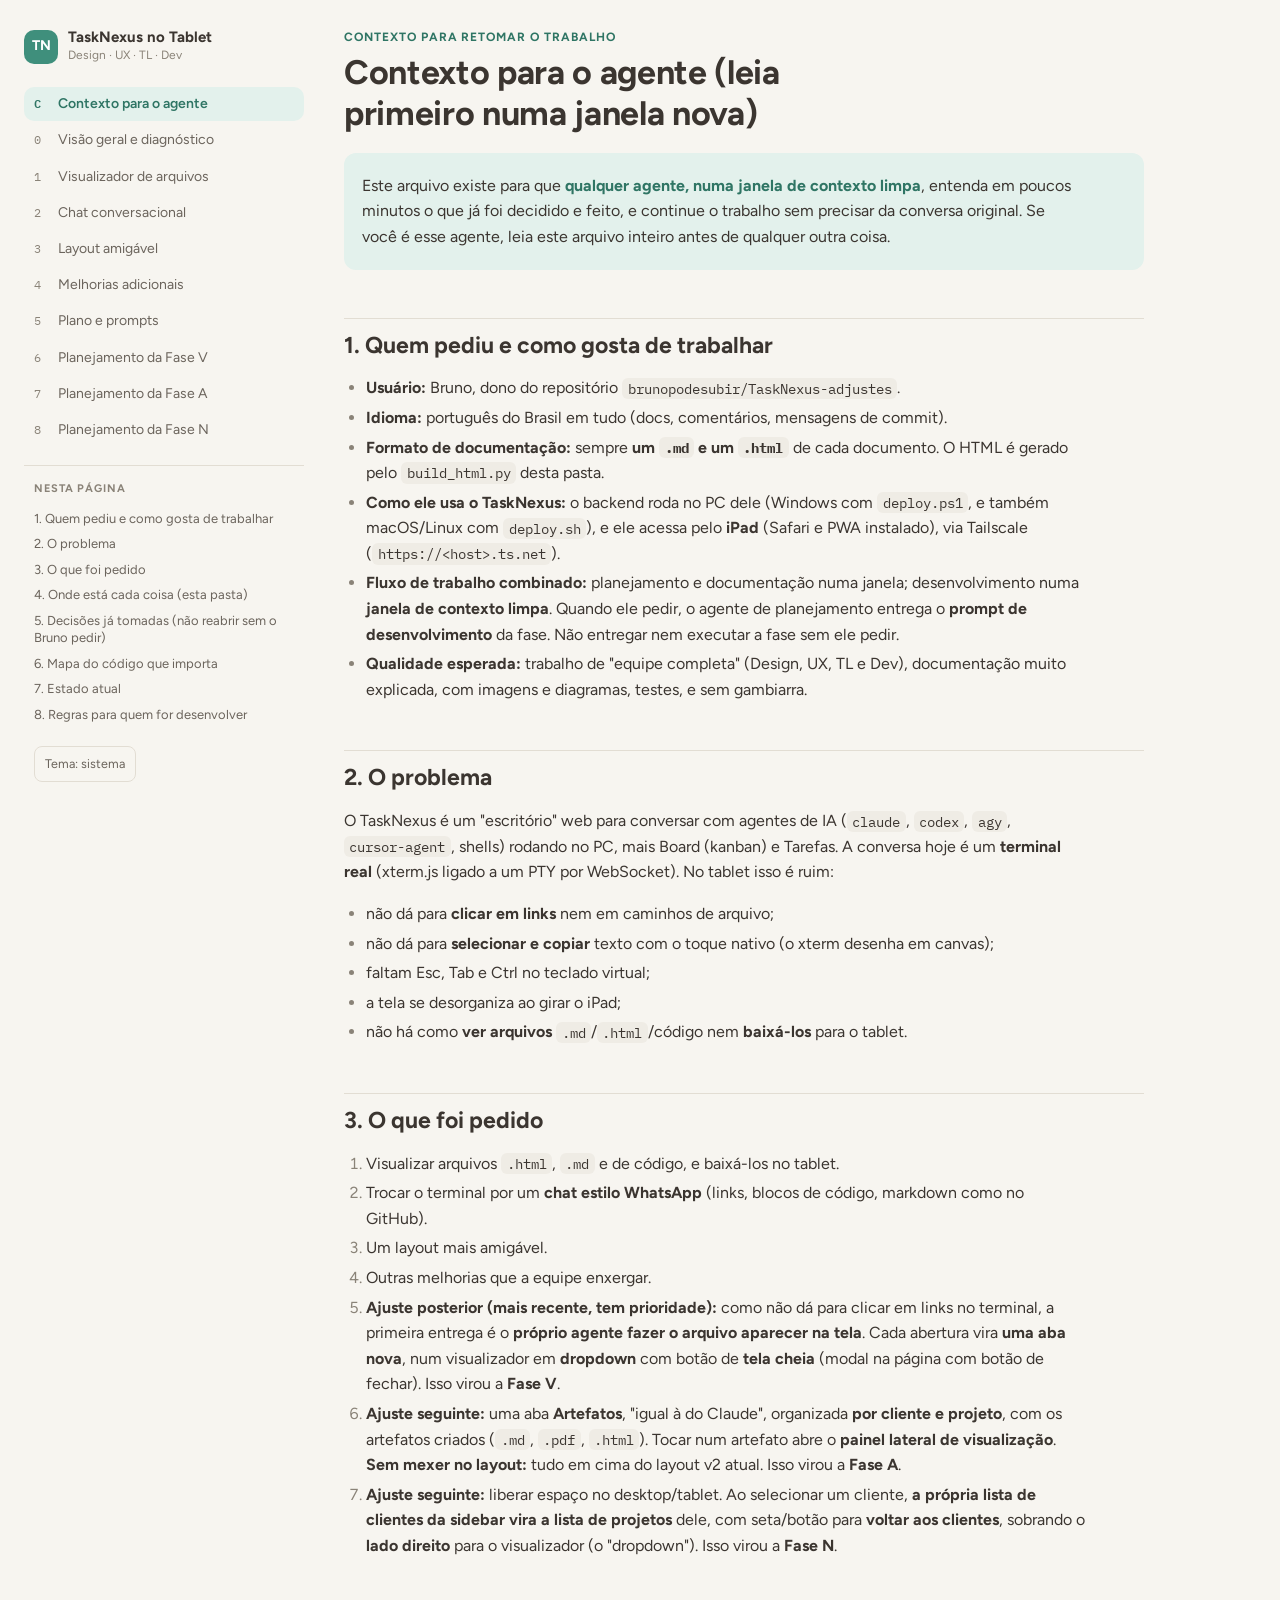
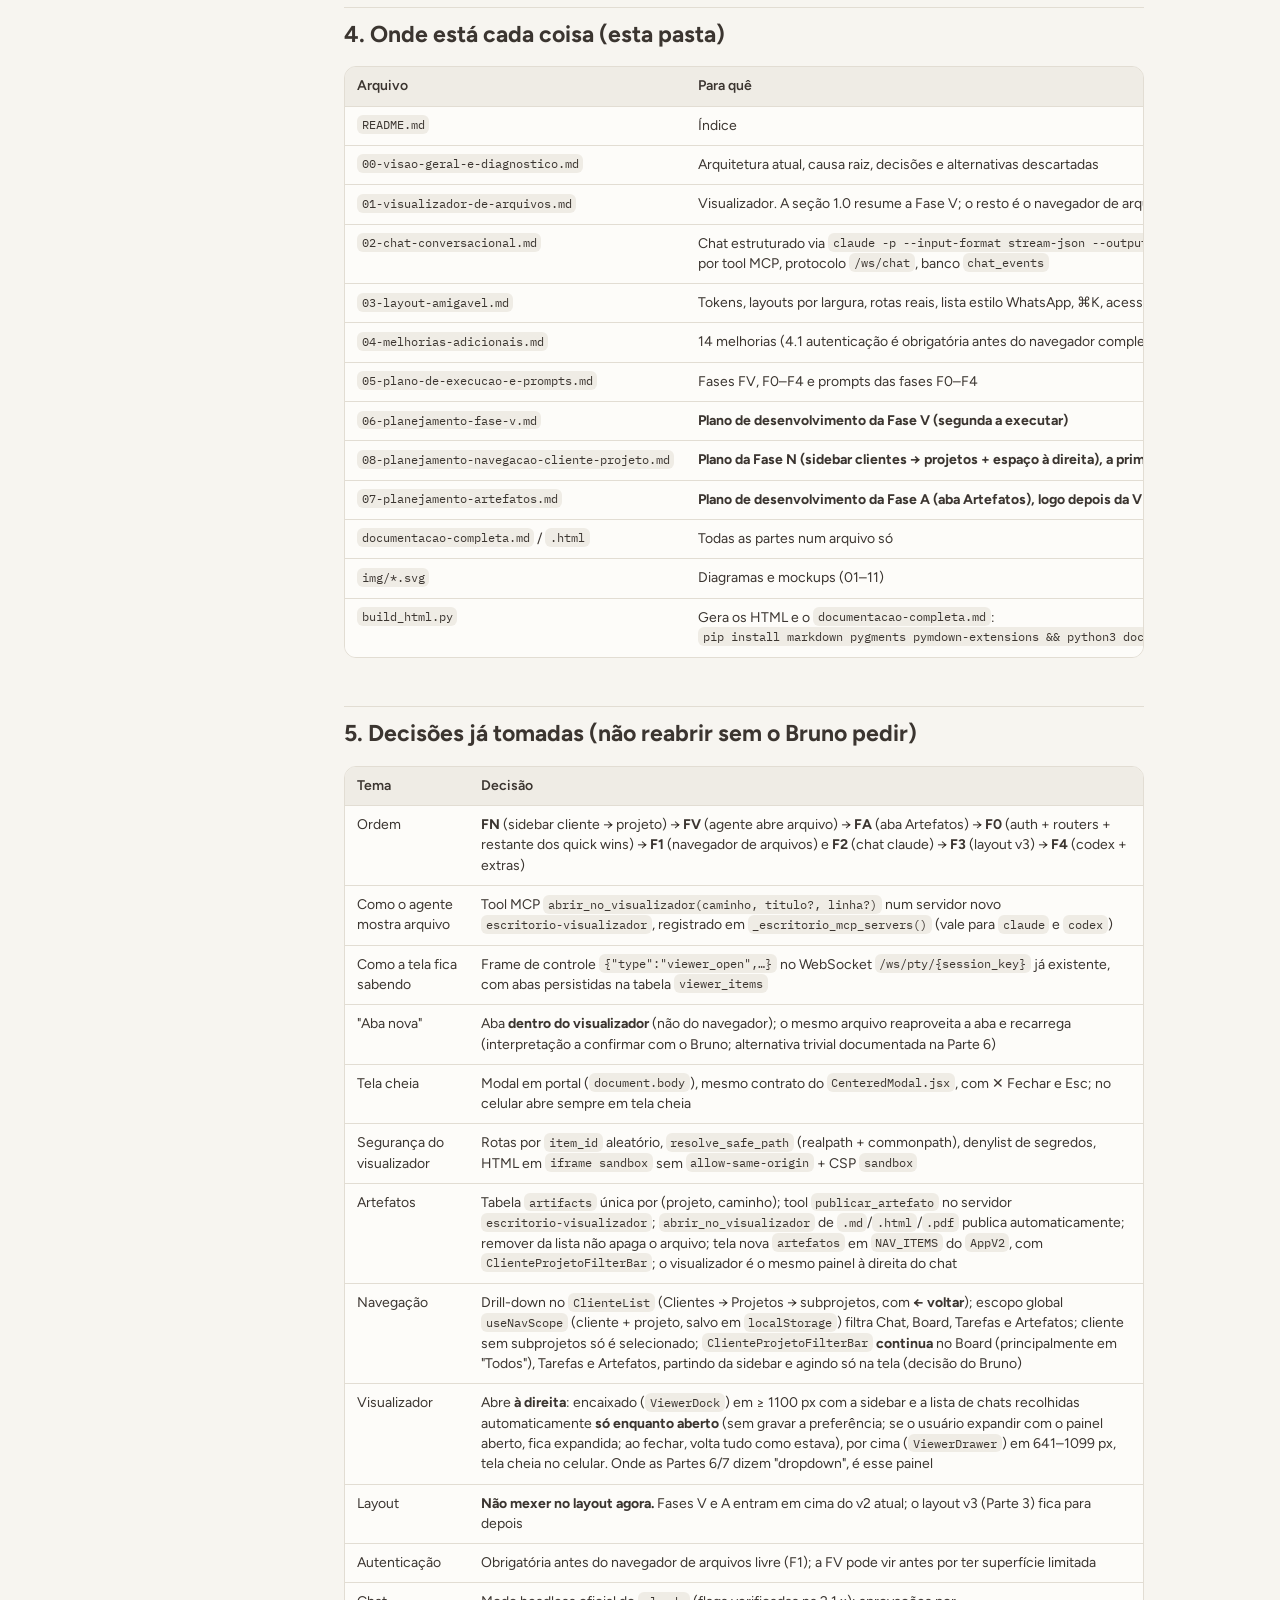
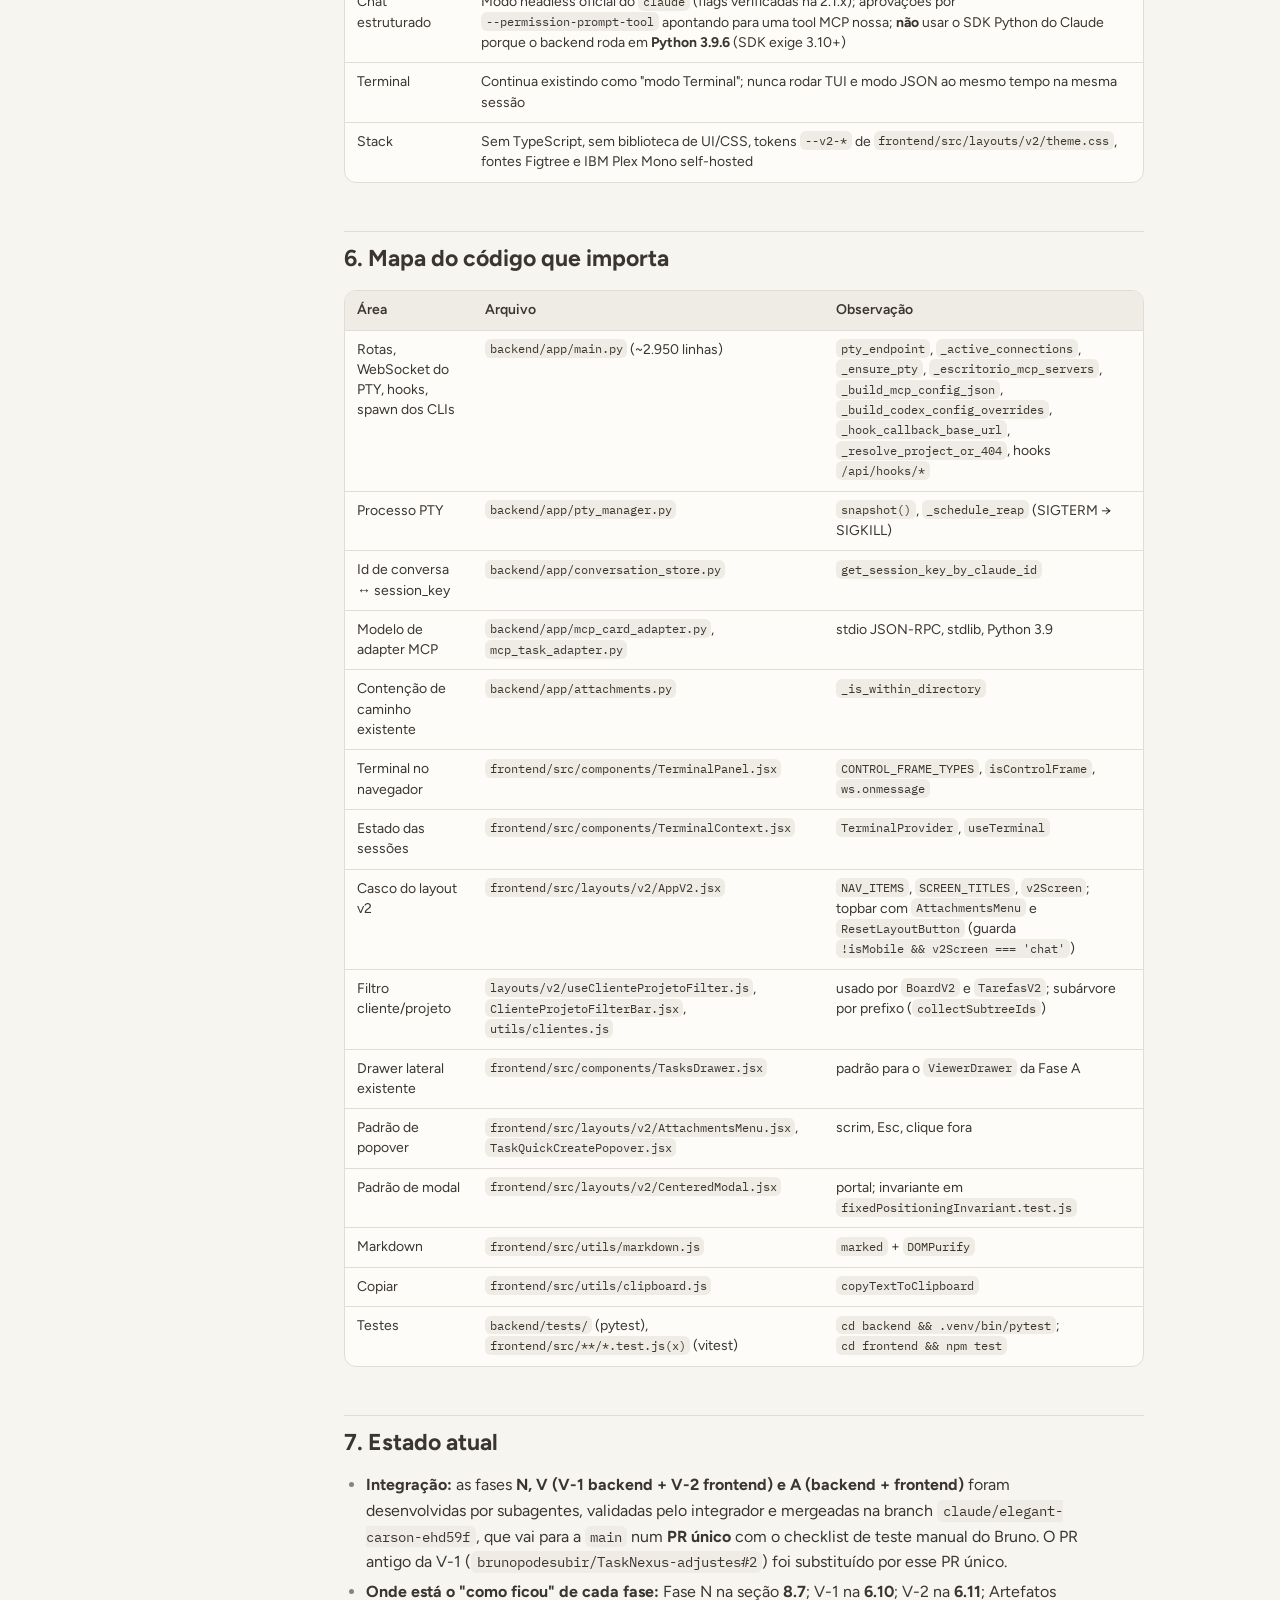
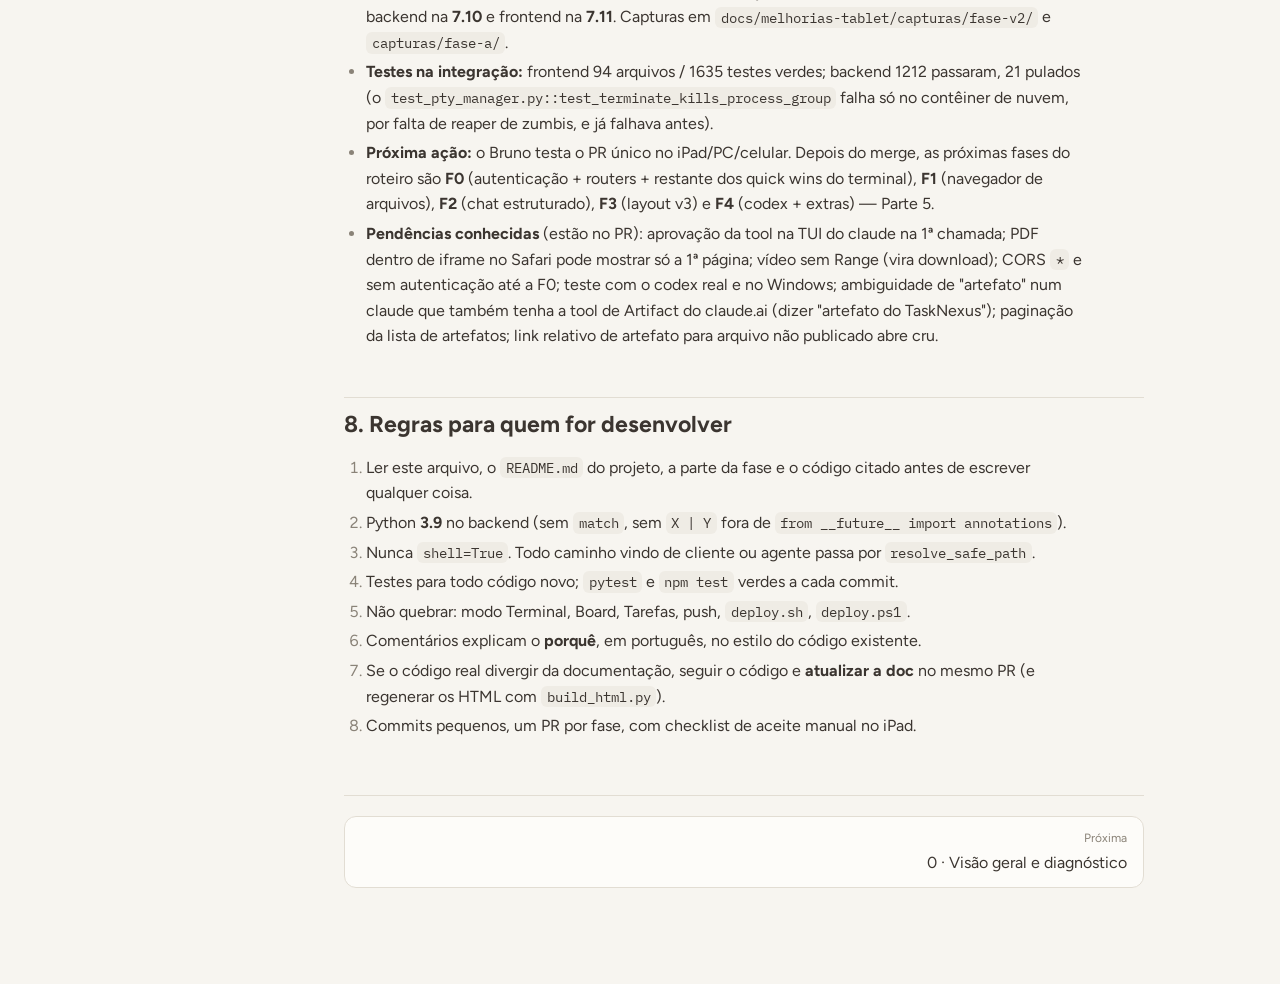
<file: docs/melhorias-tablet/CONTEXTO-PARA-AGENTE.html>
<!doctype html>
<html lang="pt-BR">
<head>
<meta charset="utf-8">
<meta name="viewport" content="width=device-width, initial-scale=1, viewport-fit=cover">
<title>TaskNexus no Tablet · Contexto para o agente</title>
<link rel="preconnect" href="https://fonts.googleapis.com">
<link rel="preconnect" href="https://fonts.gstatic.com" crossorigin>
<link rel="stylesheet" href="https://fonts.googleapis.com/css2?family=Figtree:wght@400;500;600;700&family=IBM+Plex+Mono:wght@400;500&display=swap">
<style>
:root{
  --bg:#f7f5f0; --surface:#fdfcf9; --surface-2:#efece5; --border:#e2ddd3;
  --text:#3b3530; --dim:#6b645c; --faint:#8a8378;
  --accent:#3f8f7c; --accent-strong:#2f7564; --accent-soft:#e3f1ec;
  --accent-2:#4b5fb0; --warn-soft:#fbf3e1; --warn:#c9962d;
  --code-bg:#25272d; --code-fg:#e6e3dd; --code-head:#31343b;
  --shadow:0 1px 2px rgba(60,50,40,.06),0 6px 20px rgba(60,50,40,.06);
}
@media (prefers-color-scheme: dark){
  :root:not([data-theme="light"]){
    color-scheme:dark;
    --bg:#1f2227; --surface:#262a31; --surface-2:#2f343c; --border:#3b414b;
    --text:#e7e8ec; --dim:#b2b6bf; --faint:#8f94a0;
    --accent:#7cc6b1; --accent-strong:#9ad8c6; --accent-soft:#233a35;
    --accent-2:#a3b1ea; --warn-soft:#3a3222; --warn:#e0b85a;
    --code-bg:#17191d; --code-fg:#e6e3dd; --code-head:#22252b;
    --shadow:none;
  }
}
:root[data-theme="dark"]{
  color-scheme:dark;
  --bg:#1f2227; --surface:#262a31; --surface-2:#2f343c; --border:#3b414b;
  --text:#e7e8ec; --dim:#b2b6bf; --faint:#8f94a0;
  --accent:#7cc6b1; --accent-strong:#9ad8c6; --accent-soft:#233a35;
  --accent-2:#a3b1ea; --warn-soft:#3a3222; --warn:#e0b85a;
  --code-bg:#17191d; --code-fg:#e6e3dd; --code-head:#22252b;
  --shadow:none;
}
*{box-sizing:border-box}
html{scroll-behavior:smooth;-webkit-text-size-adjust:100%}
@media (prefers-reduced-motion: reduce){html{scroll-behavior:auto}}
body{margin:0;background:var(--bg);color:var(--text);
  font-family:Figtree,-apple-system,"Segoe UI",Roboto,sans-serif;font-size:16px;line-height:1.6}
a{color:var(--accent-2)}
a:focus-visible,button:focus-visible{outline:2px solid var(--accent);outline-offset:2px;border-radius:4px}
code,pre,kbd{font-family:"IBM Plex Mono",ui-monospace,Menlo,Consolas,monospace}

.shell{display:grid;grid-template-columns:280px minmax(0,1fr);max-width:1320px;margin:0 auto;
  padding-inline:24px;gap:40px}
.side{position:sticky;top:env(safe-area-inset-top,0px);align-self:start;max-height:100vh;overflow:auto;
  padding-block:28px 40px}
.brand{display:flex;align-items:center;gap:10px;text-decoration:none;color:var(--text);margin-bottom:22px}
.brand-mark{width:34px;height:34px;border-radius:10px;background:var(--accent);display:grid;place-items:center;
  color:#fff;font-weight:700;font-size:14px}
.brand b{display:block;font-size:15px;line-height:1.2}
.brand-text>span{display:block;font-size:12px;color:var(--faint)}
.parts{list-style:none;margin:0;padding:0;display:flex;flex-direction:column;gap:2px}
.parts a{display:flex;gap:10px;align-items:baseline;padding:8px 10px;border-radius:10px;text-decoration:none;
  color:var(--dim);font-size:14px;line-height:1.3}
.parts a .n{font-family:"IBM Plex Mono",monospace;font-size:12px;color:var(--faint);min-width:14px}
.parts a:hover{background:var(--surface-2);color:var(--text)}
.parts a.on{background:var(--accent-soft);color:var(--accent-strong);font-weight:600}
.parts a.on .n{color:var(--accent-strong)}
.toc{margin-top:18px;padding-top:14px;border-top:1px solid var(--border)}
.toc-title{font-size:11px;font-weight:700;letter-spacing:.08em;text-transform:uppercase;color:var(--faint);
  margin:0 0 8px 10px}
.toc ul{list-style:none;margin:0;padding:0}
.toc a{display:block;padding:4px 10px;font-size:13px;color:var(--dim);text-decoration:none;line-height:1.35;
  border-radius:8px}
.toc a:hover{color:var(--text);background:var(--surface-2)}
.toc ul ul a{padding-left:22px;font-size:12.5px;color:var(--faint)}
.theme-btn{margin-top:18px;margin-left:10px;font:inherit;font-size:12.5px;color:var(--dim);background:none;
  border:1px solid var(--border);border-radius:8px;padding:6px 10px;cursor:pointer;min-height:36px}

main{padding-block:28px 96px;min-width:0;overflow-x:clip}
.doc{max-width:80ch}
.eyebrow{font-size:12px;font-weight:700;letter-spacing:.08em;text-transform:uppercase;color:var(--accent-strong);
  margin:0 0 6px}
.doc h1{font-size:clamp(26px,3.4vw,34px);line-height:1.2;margin:0 0 18px;text-wrap:balance;letter-spacing:-.01em}
.doc h2{font-size:23px;line-height:1.25;margin:48px 0 12px;padding-top:12px;border-top:1px solid var(--border);
  text-wrap:balance}
.doc h3{font-size:18px;margin:32px 0 8px;text-wrap:balance}
.doc h4{font-size:16px;margin:24px 0 6px}
.doc h1+p,.doc h1+blockquote{margin-top:0}
.doc p,.doc li{max-width:72ch}
.doc ul,.doc ol{padding-left:1.4em}
.doc li{margin:4px 0}
.doc li::marker{color:var(--faint)}
.doc hr{border:0;border-top:1px solid var(--border);margin:40px 0}
.doc blockquote{margin:20px 0;padding:14px 18px;background:var(--accent-soft);border-radius:12px;color:var(--text)}
.doc blockquote p{margin:6px 0}
.doc blockquote strong:first-child{color:var(--accent-strong)}
.doc :not(pre)>code{font-size:.88em;background:var(--surface-2);padding:.12em .38em;border-radius:6px;
  overflow-wrap:anywhere}
.table-wrap{overflow-x:auto;margin:18px 0;border:1px solid var(--border);border-radius:12px;background:var(--surface)}
.doc table{border-collapse:collapse;width:100%;font-size:14px;line-height:1.45}
.doc th,.doc td{padding:9px 12px;text-align:left;vertical-align:top;border-bottom:1px solid var(--border)}
.doc th{background:var(--surface-2);font-weight:600;white-space:nowrap}
.doc tr:last-child td{border-bottom:0}
.doc td code{white-space:nowrap}
.code{position:relative;margin:18px 0;border-radius:12px;background:var(--code-bg);overflow:hidden}
.code-head{display:flex;justify-content:space-between;align-items:center;padding:6px 8px 6px 14px;
  background:var(--code-head);font-size:12px;color:#b9b4ab;font-family:"IBM Plex Mono",monospace}
.copy{font:inherit;font-size:12px;color:#e6e3dd;background:transparent;border:1px solid #4a4e57;border-radius:7px;
  padding:4px 10px;cursor:pointer;min-height:30px}
.copy:hover{background:#3a3e46}
.code pre{margin:0;padding:14px 16px;overflow-x:auto;color:var(--code-fg);font-size:13.5px;line-height:1.55;
  -webkit-overflow-scrolling:touch}
.doc figure{margin:26px 0}
.doc figure img{display:block;width:100%;height:auto;border-radius:14px;border:1px solid var(--border)}
.doc figcaption{font-size:13px;color:var(--faint);margin-top:8px}
.doc input[type=checkbox]{margin-right:6px}
.pager{display:flex;justify-content:space-between;gap:16px;margin-top:56px;padding-top:20px;
  border-top:1px solid var(--border);flex-wrap:wrap}
.pager a{display:flex;flex-direction:column;gap:2px;padding:12px 16px;border:1px solid var(--border);
  border-radius:12px;text-decoration:none;color:var(--text);background:var(--surface);min-width:0;flex:1 1 220px}
.pager a small{color:var(--faint);font-size:12px}
.pager a.next{text-align:right}
.part-sep{margin-top:80px}
.topbar{display:none}

/* Pygments (tema escuro nos dois temas, casa com o bloco de código do chat) */
.hl .k,.hl .kn,.hl .kd,.hl .kr,.hl .kc,.hl .ow{color:#9fd9c5}
.hl .s,.hl .s1,.hl .s2,.hl .sb,.hl .sd,.hl .se,.hl .si,.hl .sh{color:#e7c07b}
.hl .c,.hl .c1,.hl .cm,.hl .ch,.hl .cs{color:#8a8f98;font-style:italic}
.hl .nf,.hl .fm{color:#a9c1ff}
.hl .nc,.hl .nn{color:#f0b5d0}
.hl .m,.hl .mi,.hl .mf{color:#f5a97f}
.hl .nt{color:#9fd9c5}
.hl .na,.hl .nb,.hl .bp{color:#c4b5fd}
.hl .p,.hl .o{color:#cfcac2}
.hl .err{color:inherit;background:none}

@media (max-width:1000px){
  .shell{grid-template-columns:minmax(0,1fr);padding-inline:16px;gap:0}
  .side{display:none}
  .topbar{display:flex;gap:6px;overflow-x:auto;position:sticky;top:env(safe-area-inset-top,0px);z-index:5;
    background:var(--bg);padding:10px 16px;border-bottom:1px solid var(--border);-webkit-overflow-scrolling:touch}
  .topbar a{flex:0 0 auto;padding:7px 12px;border-radius:999px;border:1px solid var(--border);font-size:13px;
    text-decoration:none;color:var(--dim);background:var(--surface);min-height:36px;display:flex;align-items:center}
  .topbar a.on{background:var(--accent-soft);color:var(--accent-strong);border-color:transparent;font-weight:600}
  main{padding-block:20px 72px}
  .doc h2{font-size:21px}
}
</style>
</head>
<body>
<nav class="topbar" aria-label="Partes"><a class="on" href="CONTEXTO-PARA-AGENTE.html">C · Contexto para o agente</a><a href="00-visao-geral-e-diagnostico.html">0 · Visão geral e diagnóstico</a><a href="01-visualizador-de-arquivos.html">1 · Visualizador de arquivos</a><a href="02-chat-conversacional.html">2 · Chat conversacional</a><a href="03-layout-amigavel.html">3 · Layout amigável</a><a href="04-melhorias-adicionais.html">4 · Melhorias adicionais</a><a href="05-plano-de-execucao-e-prompts.html">5 · Plano e prompts</a><a href="06-planejamento-fase-v.html">6 · Planejamento da Fase V</a><a href="07-planejamento-artefatos.html">7 · Planejamento da Fase A</a><a href="08-planejamento-navegacao-cliente-projeto.html">8 · Planejamento da Fase N</a></nav>
<div class="shell">
  <aside class="side" aria-label="Navegação">
    <a class="brand" href="#top"><span class="brand-mark">TN</span><span class="brand-text"><b>TaskNexus no Tablet</b><span>Design · UX · TL · Dev</span></span></a>
    <ul class="parts"><li><a class="on" href="CONTEXTO-PARA-AGENTE.html"><span class="n">C</span><span>Contexto para o agente</span></a></li><li><a href="00-visao-geral-e-diagnostico.html"><span class="n">0</span><span>Visão geral e diagnóstico</span></a></li><li><a href="01-visualizador-de-arquivos.html"><span class="n">1</span><span>Visualizador de arquivos</span></a></li><li><a href="02-chat-conversacional.html"><span class="n">2</span><span>Chat conversacional</span></a></li><li><a href="03-layout-amigavel.html"><span class="n">3</span><span>Layout amigável</span></a></li><li><a href="04-melhorias-adicionais.html"><span class="n">4</span><span>Melhorias adicionais</span></a></li><li><a href="05-plano-de-execucao-e-prompts.html"><span class="n">5</span><span>Plano e prompts</span></a></li><li><a href="06-planejamento-fase-v.html"><span class="n">6</span><span>Planejamento da Fase V</span></a></li><li><a href="07-planejamento-artefatos.html"><span class="n">7</span><span>Planejamento da Fase A</span></a></li><li><a href="08-planejamento-navegacao-cliente-projeto.html"><span class="n">8</span><span>Planejamento da Fase N</span></a></li></ul>
    <div class="toc"><p class="toc-title">Nesta página</p><ul><li><a href="#1-quem-pediu-e-como-gosta-de-trabalhar">1. Quem pediu e como gosta de trabalhar</a></li><li><a href="#2-o-problema">2. O problema</a></li><li><a href="#3-o-que-foi-pedido">3. O que foi pedido</a></li><li><a href="#4-onde-está-cada-coisa-esta-pasta">4. Onde está cada coisa (esta pasta)</a></li><li><a href="#5-decisões-já-tomadas-não-reabrir-sem-o-bruno-pedir">5. Decisões já tomadas (não reabrir sem o Bruno pedir)</a></li><li><a href="#6-mapa-do-código-que-importa">6. Mapa do código que importa</a></li><li><a href="#7-estado-atual">7. Estado atual</a></li><li><a href="#8-regras-para-quem-for-desenvolver">8. Regras para quem for desenvolver</a></li></ul></div>
    <button class="theme-btn" type="button">Tema: sistema</button>
  </aside>
  <main id="top"><article class="doc"><p class="eyebrow">Contexto para retomar o trabalho</p><h1 id="contexto-para-o-agente-leia-primeiro-numa-janela-nova">Contexto para o agente (leia primeiro numa janela nova)</h1>
<blockquote>
<p>Este arquivo existe para que <strong>qualquer agente, numa janela de contexto
limpa</strong>, entenda em poucos minutos o que já foi decidido e feito, e continue
o trabalho sem precisar da conversa original. Se você é esse agente, leia
este arquivo inteiro antes de qualquer outra coisa.</p>
</blockquote>
<h2 id="1-quem-pediu-e-como-gosta-de-trabalhar">1. Quem pediu e como gosta de trabalhar</h2>
<ul>
<li><strong>Usuário:</strong> Bruno, dono do repositório <code>brunopodesubir/TaskNexus-adjustes</code>.</li>
<li><strong>Idioma:</strong> português do Brasil em tudo (docs, comentários, mensagens de commit).</li>
<li><strong>Formato de documentação:</strong> sempre <strong>um <code>.md</code> e um <code>.html</code></strong> de cada
  documento. O HTML é gerado pelo <code>build_html.py</code> desta pasta.</li>
<li><strong>Como ele usa o TaskNexus:</strong> o backend roda no PC dele (Windows com
  <code>deploy.ps1</code>, e também macOS/Linux com <code>deploy.sh</code>), e ele acessa pelo
  <strong>iPad</strong> (Safari e PWA instalado), via Tailscale (<code>https://&lt;host&gt;.ts.net</code>).</li>
<li><strong>Fluxo de trabalho combinado:</strong> planejamento e documentação numa janela;
  desenvolvimento numa <strong>janela de contexto limpa</strong>. Quando ele pedir, o agente
  de planejamento entrega o <strong>prompt de desenvolvimento</strong> da fase. Não
  entregar nem executar a fase sem ele pedir.</li>
<li><strong>Qualidade esperada:</strong> trabalho de "equipe completa" (Design, UX, TL e
  Dev), documentação muito explicada, com imagens e diagramas, testes, e
  sem gambiarra.</li>
</ul>
<h2 id="2-o-problema">2. O problema</h2>
<p>O TaskNexus é um "escritório" web para conversar com agentes de IA (<code>claude</code>,
<code>codex</code>, <code>agy</code>, <code>cursor-agent</code>, shells) rodando no PC, mais Board (kanban) e
Tarefas. A conversa hoje é um <strong>terminal real</strong> (xterm.js ligado a um PTY por
WebSocket). No tablet isso é ruim:</p>
<ul>
<li>não dá para <strong>clicar em links</strong> nem em caminhos de arquivo;</li>
<li>não dá para <strong>selecionar e copiar</strong> texto com o toque nativo (o xterm desenha em canvas);</li>
<li>faltam Esc, Tab e Ctrl no teclado virtual;</li>
<li>a tela se desorganiza ao girar o iPad;</li>
<li>não há como <strong>ver arquivos</strong> <code>.md</code>/<code>.html</code>/código nem <strong>baixá-los</strong> para o tablet.</li>
</ul>
<h2 id="3-o-que-foi-pedido">3. O que foi pedido</h2>
<ol>
<li>Visualizar arquivos <code>.html</code>, <code>.md</code> e de código, e baixá-los no tablet.</li>
<li>Trocar o terminal por um <strong>chat estilo WhatsApp</strong> (links, blocos de código,
   markdown como no GitHub).</li>
<li>Um layout mais amigável.</li>
<li>Outras melhorias que a equipe enxergar.</li>
<li><strong>Ajuste posterior (mais recente, tem prioridade):</strong> como não dá para
   clicar em links no terminal, a primeira entrega é o <strong>próprio agente fazer o
   arquivo aparecer na tela</strong>. Cada abertura vira <strong>uma aba nova</strong>, num
   visualizador em <strong>dropdown</strong> com botão de <strong>tela cheia</strong> (modal na página
   com botão de fechar). Isso virou a <strong>Fase V</strong>.</li>
<li><strong>Ajuste seguinte:</strong> uma aba <strong>Artefatos</strong>, "igual à do Claude", organizada
   <strong>por cliente e projeto</strong>, com os artefatos criados (<code>.md</code>, <code>.pdf</code>, <code>.html</code>).
   Tocar num artefato abre o <strong>painel lateral de visualização</strong>. <strong>Sem mexer no
   layout:</strong> tudo em cima do layout v2 atual. Isso virou a <strong>Fase A</strong>.</li>
<li><strong>Ajuste seguinte:</strong> liberar espaço no desktop/tablet. Ao selecionar um
   cliente, <strong>a própria lista de clientes da sidebar vira a lista de projetos</strong>
   dele, com seta/botão para <strong>voltar aos clientes</strong>, sobrando o <strong>lado
   direito</strong> para o visualizador (o "dropdown"). Isso virou a <strong>Fase N</strong>.</li>
</ol>
<h2 id="4-onde-está-cada-coisa-esta-pasta">4. Onde está cada coisa (esta pasta)</h2>
<div class="table-wrap"><table>
<thead>
<tr>
<th>Arquivo</th>
<th>Para quê</th>
</tr>
</thead>
<tbody>
<tr>
<td><code>README.md</code></td>
<td>Índice</td>
</tr>
<tr>
<td><code>00-visao-geral-e-diagnostico.md</code></td>
<td>Arquitetura atual, causa raiz, decisões e alternativas descartadas</td>
</tr>
<tr>
<td><code>01-visualizador-de-arquivos.md</code></td>
<td>Visualizador. A seção 1.0 resume a Fase V; o resto é o navegador de arquivos completo (fase F1)</td>
</tr>
<tr>
<td><code>02-chat-conversacional.md</code></td>
<td>Chat estruturado via <code>claude -p --input-format stream-json --output-format stream-json</code>, aprovações por tool MCP, protocolo <code>/ws/chat</code>, banco <code>chat_events</code></td>
</tr>
<tr>
<td><code>03-layout-amigavel.md</code></td>
<td>Tokens, layouts por largura, rotas reais, lista estilo WhatsApp, ⌘K, acessibilidade</td>
</tr>
<tr>
<td><code>04-melhorias-adicionais.md</code></td>
<td>14 melhorias (4.1 autenticação é obrigatória antes do navegador completo)</td>
</tr>
<tr>
<td><code>05-plano-de-execucao-e-prompts.md</code></td>
<td>Fases FV, F0–F4 e prompts das fases F0–F4</td>
</tr>
<tr>
<td><code>06-planejamento-fase-v.md</code></td>
<td><strong>Plano de desenvolvimento da Fase V (segunda a executar)</strong></td>
</tr>
<tr>
<td><code>08-planejamento-navegacao-cliente-projeto.md</code></td>
<td><strong>Plano da Fase N (sidebar clientes → projetos + espaço à direita), a primeira a executar</strong></td>
</tr>
<tr>
<td><code>07-planejamento-artefatos.md</code></td>
<td><strong>Plano de desenvolvimento da Fase A (aba Artefatos), logo depois da V</strong></td>
</tr>
<tr>
<td><code>documentacao-completa.md</code> / <code>.html</code></td>
<td>Todas as partes num arquivo só</td>
</tr>
<tr>
<td><code>img/*.svg</code></td>
<td>Diagramas e mockups (01–11)</td>
</tr>
<tr>
<td><code>build_html.py</code></td>
<td>Gera os HTML e o <code>documentacao-completa.md</code>: <code>pip install markdown pygments pymdown-extensions &amp;&amp; python3 docs/melhorias-tablet/build_html.py</code></td>
</tr>
</tbody>
</table></div>
<h2 id="5-decisões-já-tomadas-não-reabrir-sem-o-bruno-pedir">5. Decisões já tomadas (não reabrir sem o Bruno pedir)</h2>
<div class="table-wrap"><table>
<thead>
<tr>
<th>Tema</th>
<th>Decisão</th>
</tr>
</thead>
<tbody>
<tr>
<td>Ordem</td>
<td><strong>FN</strong> (sidebar cliente → projeto) → <strong>FV</strong> (agente abre arquivo) → <strong>FA</strong> (aba Artefatos) → <strong>F0</strong> (auth + routers + restante dos quick wins) → <strong>F1</strong> (navegador de arquivos) e <strong>F2</strong> (chat claude) → <strong>F3</strong> (layout v3) → <strong>F4</strong> (codex + extras)</td>
</tr>
<tr>
<td>Como o agente mostra arquivo</td>
<td>Tool MCP <code>abrir_no_visualizador(caminho, titulo?, linha?)</code> num servidor novo <code>escritorio-visualizador</code>, registrado em <code>_escritorio_mcp_servers()</code> (vale para <code>claude</code> e <code>codex</code>)</td>
</tr>
<tr>
<td>Como a tela fica sabendo</td>
<td>Frame de controle <code>{"type":"viewer_open",…}</code> no WebSocket <code>/ws/pty/{session_key}</code> já existente, com abas persistidas na tabela <code>viewer_items</code></td>
</tr>
<tr>
<td>"Aba nova"</td>
<td>Aba <strong>dentro do visualizador</strong> (não do navegador); o mesmo arquivo reaproveita a aba e recarrega (interpretação a confirmar com o Bruno; alternativa trivial documentada na Parte 6)</td>
</tr>
<tr>
<td>Tela cheia</td>
<td>Modal em portal (<code>document.body</code>), mesmo contrato do <code>CenteredModal.jsx</code>, com ✕ Fechar e Esc; no celular abre sempre em tela cheia</td>
</tr>
<tr>
<td>Segurança do visualizador</td>
<td>Rotas por <code>item_id</code> aleatório, <code>resolve_safe_path</code> (realpath + commonpath), denylist de segredos, HTML em <code>iframe sandbox</code> sem <code>allow-same-origin</code> + CSP <code>sandbox</code></td>
</tr>
<tr>
<td>Artefatos</td>
<td>Tabela <code>artifacts</code> única por (projeto, caminho); tool <code>publicar_artefato</code> no servidor <code>escritorio-visualizador</code>; <code>abrir_no_visualizador</code> de <code>.md</code>/<code>.html</code>/<code>.pdf</code> publica automaticamente; remover da lista não apaga o arquivo; tela nova <code>artefatos</code> em <code>NAV_ITEMS</code> do <code>AppV2</code>, com <code>ClienteProjetoFilterBar</code>; o visualizador é o mesmo painel à direita do chat</td>
</tr>
<tr>
<td>Navegação</td>
<td>Drill-down no <code>ClienteList</code> (Clientes → Projetos → subprojetos, com <strong>← voltar</strong>); escopo global <code>useNavScope</code> (cliente + projeto, salvo em <code>localStorage</code>) filtra Chat, Board, Tarefas e Artefatos; cliente sem subprojetos só é selecionado; <code>ClienteProjetoFilterBar</code> <strong>continua</strong> no Board (principalmente em "Todos"), Tarefas e Artefatos, partindo da sidebar e agindo só na tela (decisão do Bruno)</td>
</tr>
<tr>
<td>Visualizador</td>
<td>Abre <strong>à direita</strong>: encaixado (<code>ViewerDock</code>) em ≥ 1100 px com a sidebar e a lista de chats recolhidas automaticamente <strong>só enquanto aberto</strong> (sem gravar a preferência; se o usuário expandir com o painel aberto, fica expandida; ao fechar, volta tudo como estava), por cima (<code>ViewerDrawer</code>) em 641–1099 px, tela cheia no celular. Onde as Partes 6/7 dizem "dropdown", é esse painel</td>
</tr>
<tr>
<td>Layout</td>
<td><strong>Não mexer no layout agora.</strong> Fases V e A entram em cima do v2 atual; o layout v3 (Parte 3) fica para depois</td>
</tr>
<tr>
<td>Autenticação</td>
<td>Obrigatória antes do navegador de arquivos livre (F1); a FV pode vir antes por ter superfície limitada</td>
</tr>
<tr>
<td>Chat estruturado</td>
<td>Modo headless oficial do <code>claude</code> (flags verificadas na 2.1.x); aprovações por <code>--permission-prompt-tool</code> apontando para uma tool MCP nossa; <strong>não</strong> usar o SDK Python do Claude porque o backend roda em <strong>Python 3.9.6</strong> (SDK exige 3.10+)</td>
</tr>
<tr>
<td>Terminal</td>
<td>Continua existindo como "modo Terminal"; nunca rodar TUI e modo JSON ao mesmo tempo na mesma sessão</td>
</tr>
<tr>
<td>Stack</td>
<td>Sem TypeScript, sem biblioteca de UI/CSS, tokens <code>--v2-*</code> de <code>frontend/src/layouts/v2/theme.css</code>, fontes Figtree e IBM Plex Mono self-hosted</td>
</tr>
</tbody>
</table></div>
<h2 id="6-mapa-do-código-que-importa">6. Mapa do código que importa</h2>
<div class="table-wrap"><table>
<thead>
<tr>
<th>Área</th>
<th>Arquivo</th>
<th>Observação</th>
</tr>
</thead>
<tbody>
<tr>
<td>Rotas, WebSocket do PTY, hooks, spawn dos CLIs</td>
<td><code>backend/app/main.py</code> (~2.950 linhas)</td>
<td><code>pty_endpoint</code>, <code>_active_connections</code>, <code>_ensure_pty</code>, <code>_escritorio_mcp_servers</code>, <code>_build_mcp_config_json</code>, <code>_build_codex_config_overrides</code>, <code>_hook_callback_base_url</code>, <code>_resolve_project_or_404</code>, hooks <code>/api/hooks/*</code></td>
</tr>
<tr>
<td>Processo PTY</td>
<td><code>backend/app/pty_manager.py</code></td>
<td><code>snapshot()</code>, <code>_schedule_reap</code> (SIGTERM → SIGKILL)</td>
</tr>
<tr>
<td>Id de conversa ↔ session_key</td>
<td><code>backend/app/conversation_store.py</code></td>
<td><code>get_session_key_by_claude_id</code></td>
</tr>
<tr>
<td>Modelo de adapter MCP</td>
<td><code>backend/app/mcp_card_adapter.py</code>, <code>mcp_task_adapter.py</code></td>
<td>stdio JSON-RPC, stdlib, Python 3.9</td>
</tr>
<tr>
<td>Contenção de caminho existente</td>
<td><code>backend/app/attachments.py</code></td>
<td><code>_is_within_directory</code></td>
</tr>
<tr>
<td>Terminal no navegador</td>
<td><code>frontend/src/components/TerminalPanel.jsx</code></td>
<td><code>CONTROL_FRAME_TYPES</code>, <code>isControlFrame</code>, <code>ws.onmessage</code></td>
</tr>
<tr>
<td>Estado das sessões</td>
<td><code>frontend/src/components/TerminalContext.jsx</code></td>
<td><code>TerminalProvider</code>, <code>useTerminal</code></td>
</tr>
<tr>
<td>Casco do layout v2</td>
<td><code>frontend/src/layouts/v2/AppV2.jsx</code></td>
<td><code>NAV_ITEMS</code>, <code>SCREEN_TITLES</code>, <code>v2Screen</code>; topbar com <code>AttachmentsMenu</code> e <code>ResetLayoutButton</code> (guarda <code>!isMobile &amp;&amp; v2Screen === 'chat'</code>)</td>
</tr>
<tr>
<td>Filtro cliente/projeto</td>
<td><code>layouts/v2/useClienteProjetoFilter.js</code>, <code>ClienteProjetoFilterBar.jsx</code>, <code>utils/clientes.js</code></td>
<td>usado por <code>BoardV2</code> e <code>TarefasV2</code>; subárvore por prefixo (<code>collectSubtreeIds</code>)</td>
</tr>
<tr>
<td>Drawer lateral existente</td>
<td><code>frontend/src/components/TasksDrawer.jsx</code></td>
<td>padrão para o <code>ViewerDrawer</code> da Fase A</td>
</tr>
<tr>
<td>Padrão de popover</td>
<td><code>frontend/src/layouts/v2/AttachmentsMenu.jsx</code>, <code>TaskQuickCreatePopover.jsx</code></td>
<td>scrim, Esc, clique fora</td>
</tr>
<tr>
<td>Padrão de modal</td>
<td><code>frontend/src/layouts/v2/CenteredModal.jsx</code></td>
<td>portal; invariante em <code>fixedPositioningInvariant.test.js</code></td>
</tr>
<tr>
<td>Markdown</td>
<td><code>frontend/src/utils/markdown.js</code></td>
<td><code>marked</code> + <code>DOMPurify</code></td>
</tr>
<tr>
<td>Copiar</td>
<td><code>frontend/src/utils/clipboard.js</code></td>
<td><code>copyTextToClipboard</code></td>
</tr>
<tr>
<td>Testes</td>
<td><code>backend/tests/</code> (pytest), <code>frontend/src/**/*.test.js(x)</code> (vitest)</td>
<td><code>cd backend &amp;&amp; .venv/bin/pytest</code>; <code>cd frontend &amp;&amp; npm test</code></td>
</tr>
</tbody>
</table></div>
<h2 id="7-estado-atual">7. Estado atual</h2>
<ul>
<li><strong>Integração:</strong> as fases <strong>N, V (V-1 backend + V-2 frontend) e A (backend +
  frontend)</strong> foram desenvolvidas por subagentes, validadas pelo integrador e
  mergeadas na branch <code>claude/elegant-carson-ehd59f</code>, que vai para a <code>main</code> num
  <strong>PR único</strong> com o checklist de teste manual do Bruno. O PR antigo da V-1
  (<code>brunopodesubir/TaskNexus-adjustes#2</code>) foi substituído por esse PR único.</li>
<li><strong>Onde está o "como ficou" de cada fase:</strong> Fase N na seção <strong>8.7</strong>; V-1 na
  <strong>6.10</strong>; V-2 na <strong>6.11</strong>; Artefatos backend na <strong>7.10</strong> e frontend na <strong>7.11</strong>.
  Capturas em <code>docs/melhorias-tablet/capturas/fase-v2/</code> e <code>capturas/fase-a/</code>.</li>
<li><strong>Testes na integração:</strong> frontend 94 arquivos / 1635 testes verdes; backend
  1212 passaram, 21 pulados (o <code>test_pty_manager.py::test_terminate_kills_process_group</code>
  falha só no contêiner de nuvem, por falta de reaper de zumbis, e já falhava antes).</li>
<li><strong>Próxima ação:</strong> o Bruno testa o PR único no iPad/PC/celular. Depois do merge,
  as próximas fases do roteiro são <strong>F0</strong> (autenticação + routers + restante dos
  quick wins do terminal), <strong>F1</strong> (navegador de arquivos), <strong>F2</strong> (chat
  estruturado), <strong>F3</strong> (layout v3) e <strong>F4</strong> (codex + extras) — Parte 5.</li>
<li><strong>Pendências conhecidas</strong> (estão no PR): aprovação da tool na TUI do claude na
  1ª chamada; PDF dentro de iframe no Safari pode mostrar só a 1ª página;
  vídeo sem Range (vira download); CORS <code>*</code> e sem autenticação até a F0; teste com
  o codex real e no Windows; ambiguidade de "artefato" num claude que também tenha
  a tool de Artifact do claude.ai (dizer "artefato do TaskNexus"); paginação da
  lista de artefatos; link relativo de artefato para arquivo não publicado abre cru.</li>
</ul>
<h2 id="8-regras-para-quem-for-desenvolver">8. Regras para quem for desenvolver</h2>
<ol>
<li>Ler este arquivo, o <code>README.md</code> do projeto, a parte da fase e o código citado antes de escrever qualquer coisa.</li>
<li>Python <strong>3.9</strong> no backend (sem <code>match</code>, sem <code>X | Y</code> fora de <code>from __future__ import annotations</code>).</li>
<li>Nunca <code>shell=True</code>. Todo caminho vindo de cliente ou agente passa por <code>resolve_safe_path</code>.</li>
<li>Testes para todo código novo; <code>pytest</code> e <code>npm test</code> verdes a cada commit.</li>
<li>Não quebrar: modo Terminal, Board, Tarefas, push, <code>deploy.sh</code>, <code>deploy.ps1</code>.</li>
<li>Comentários explicam o <strong>porquê</strong>, em português, no estilo do código existente.</li>
<li>Se o código real divergir da documentação, seguir o código e <strong>atualizar a doc</strong> no mesmo PR (e regenerar os HTML com <code>build_html.py</code>).</li>
<li>Commits pequenos, um PR por fase, com checklist de aceite manual no iPad.</li>
</ol><div class="pager"><a class="next" href="00-visao-geral-e-diagnostico.html"><small>Próxima</small>0 · Visão geral e diagnóstico</a></div></article></main>
</div>
<script>
document.querySelectorAll('.copy').forEach(function(btn){
  btn.addEventListener('click',function(){
    var pre=btn.closest('.code').querySelector('pre');
    var text=pre.innerText;
    function done(){btn.textContent='Copiado';setTimeout(function(){btn.textContent='Copiar'},1400)}
    function fallback(){var r=document.createRange();r.selectNodeContents(pre);var s=getSelection();
      s.removeAllRanges();s.addRange(r);btn.textContent='Selecionado';}
    try{navigator.clipboard.writeText(text).then(done,fallback)}catch(e){fallback()}
  });
});
(function(){
  var btn=document.querySelector('.theme-btn'); if(!btn) return;
  var root=document.documentElement, key='tn-doc-theme';
  function label(){var t=root.getAttribute('data-theme');btn.textContent=t==='dark'?'Tema: escuro':t==='light'?'Tema: claro':'Tema: sistema'}
  try{var saved=localStorage.getItem(key); if(saved) root.setAttribute('data-theme',saved);}catch(e){}
  label();
  btn.addEventListener('click',function(){
    var t=root.getAttribute('data-theme'); var n=!t?'dark':t==='dark'?'light':null;
    if(n) root.setAttribute('data-theme',n); else root.removeAttribute('data-theme');
    try{n?localStorage.setItem(key,n):localStorage.removeItem(key)}catch(e){}
    label();
  });
})();
</script>
</body>
</html>
</file>
